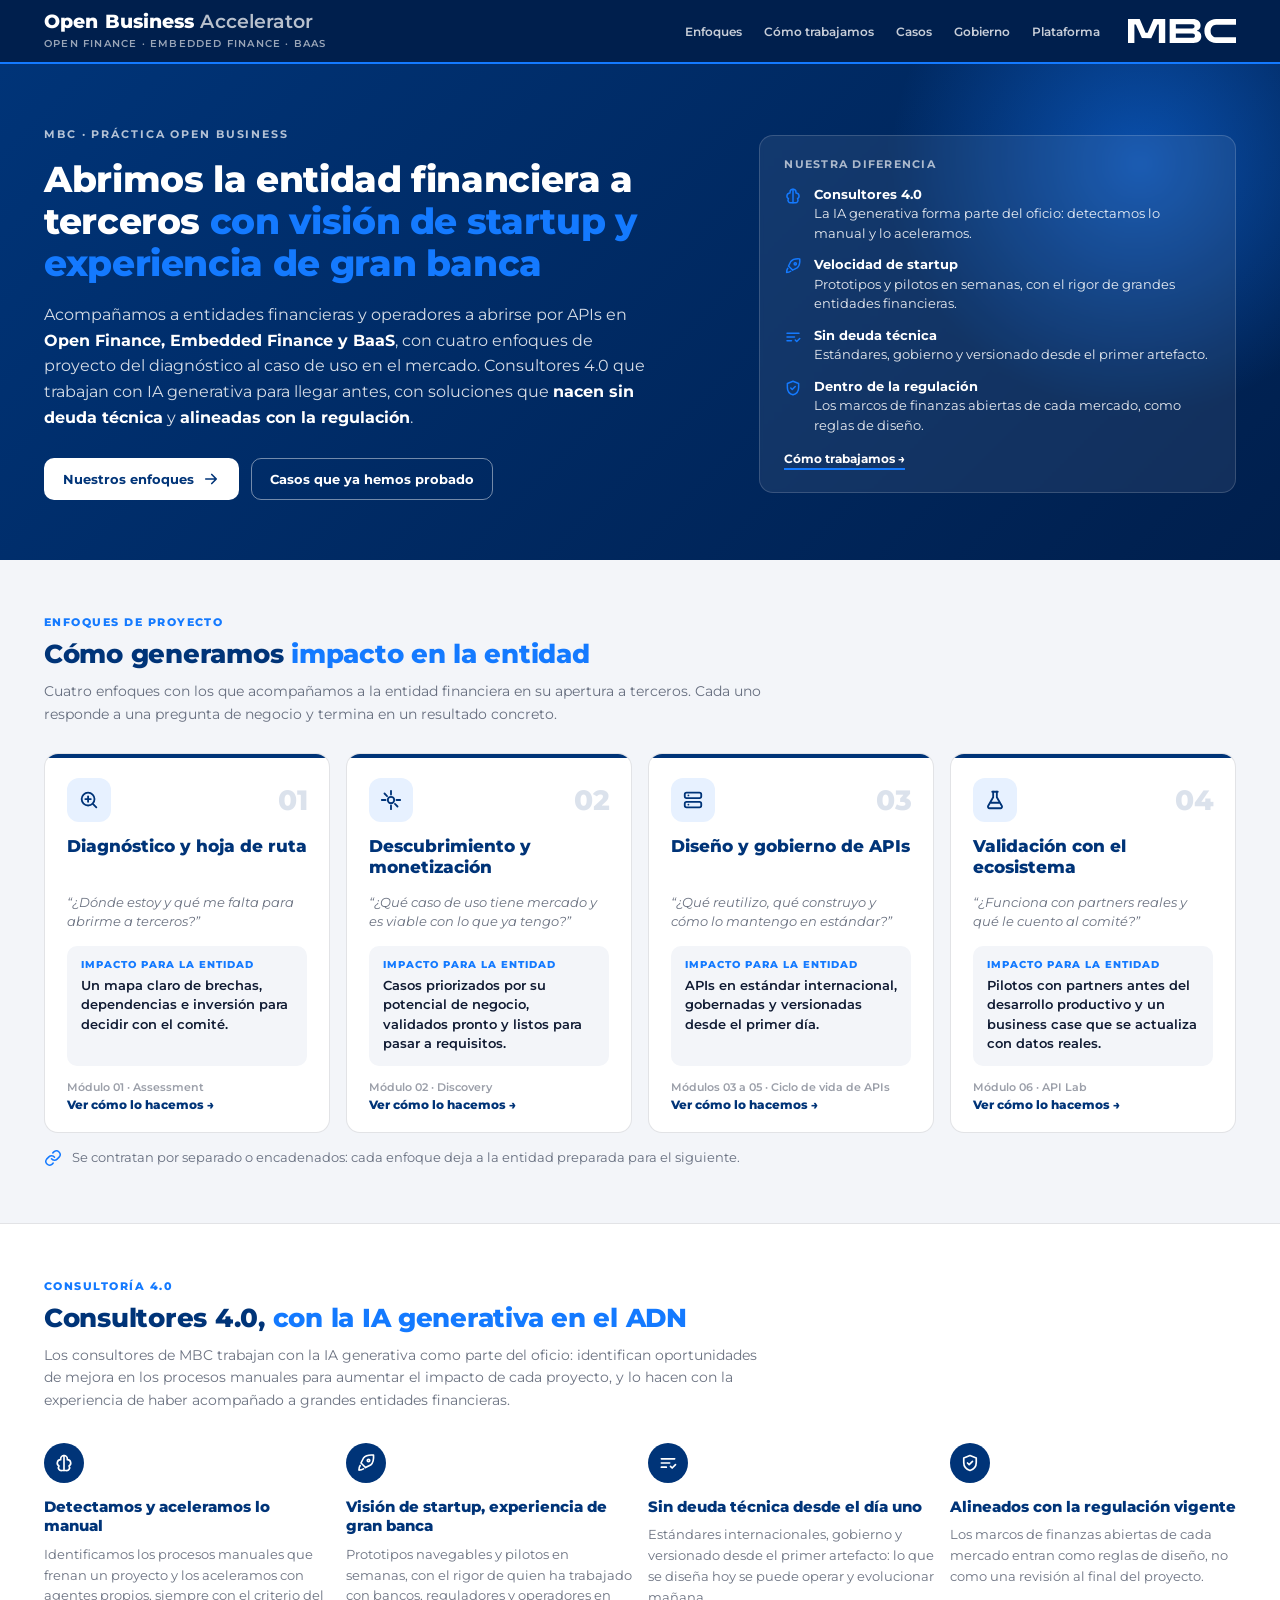
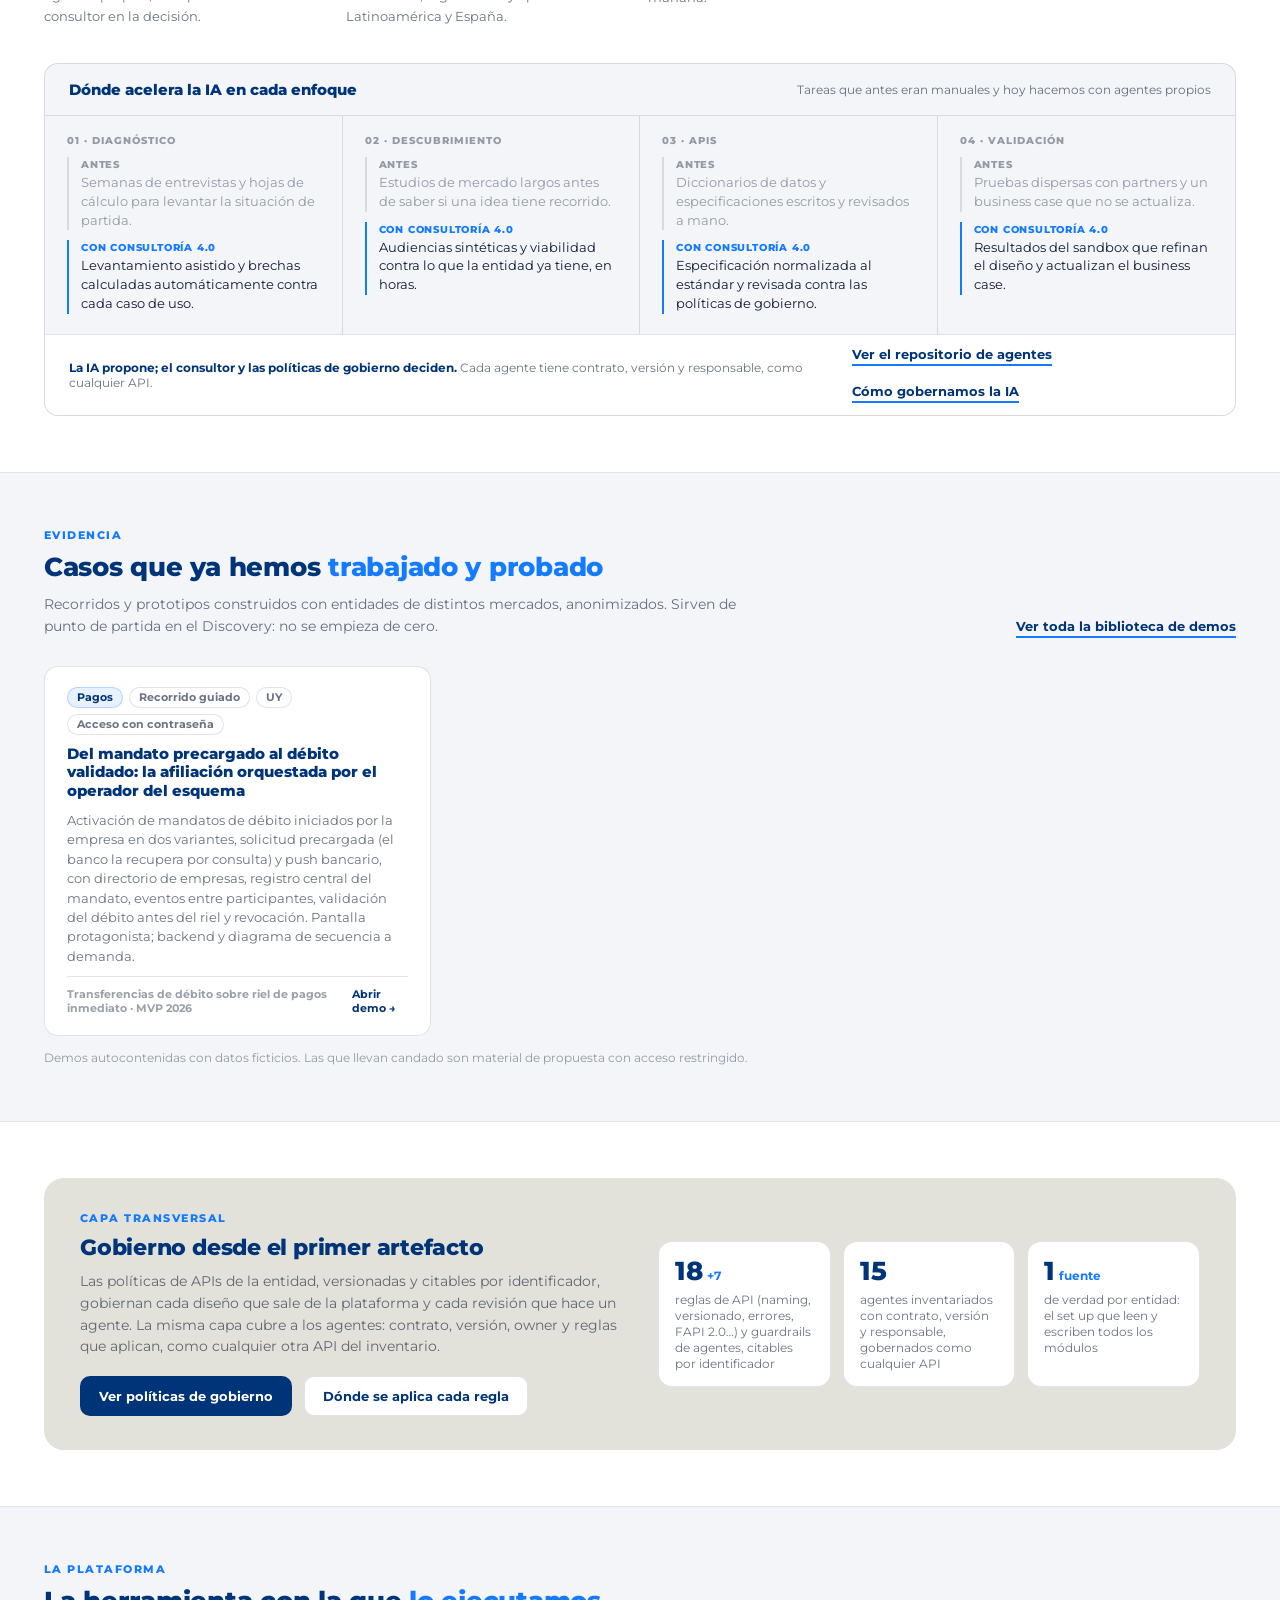
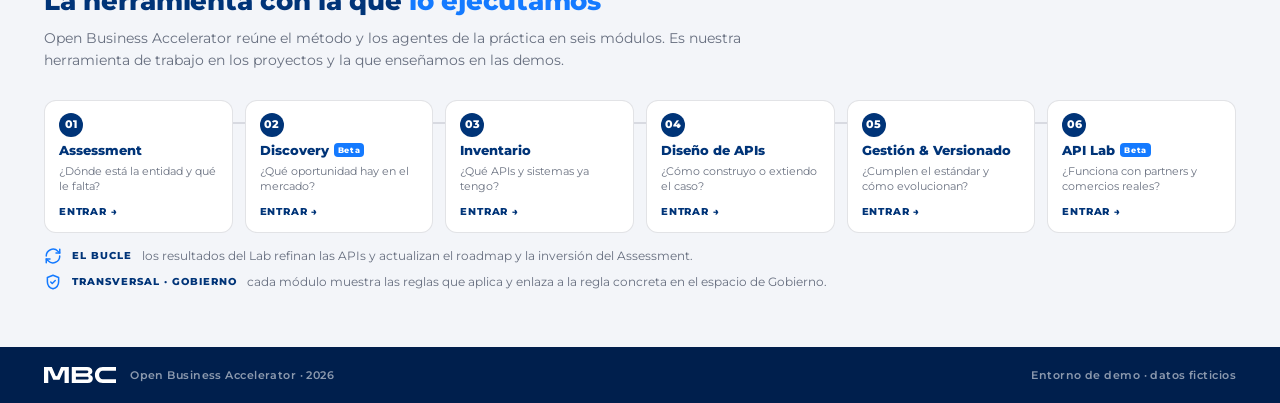
<file: index.html>
<!DOCTYPE html>
<html lang="es">
<head>
  <meta charset="UTF-8">
  <meta name="viewport" content="width=device-width, initial-scale=1.0">
  <title>Open Business Accelerator</title>
  <meta name="description" content="MBC · Práctica Open Business. Abrimos la entidad financiera a terceros por APIs con visión de startup y experiencia de gran banca: cuatro enfoques de proyecto en Open Finance, Embedded Finance y BaaS.">
  <link rel="icon" type="image/svg+xml" href="assets/favicon.svg">
  <link rel="alternate icon" type="image/png" href="assets/favicon.png">
  <link rel="preconnect" href="https://fonts.googleapis.com">
  <link href="https://fonts.googleapis.com/css2?family=Montserrat:wght@400;500;600;700;800&display=swap" rel="stylesheet">
  <link rel="stylesheet" href="assets/mbc-tokens.css">
  <!-- Open Graph: la tarjeta que pintan Teams/WhatsApp/LinkedIn al pegar el link -->
  <meta property="og:type" content="website">
  <meta property="og:site_name" content="Open Business Accelerator">
  <meta property="og:title" content="Open Business Accelerator">
  <meta property="og:description" content="Abrimos la entidad financiera a terceros por APIs, con visión de startup y experiencia de gran banca. Open Finance, Embedded Finance y BaaS.">
  <meta property="og:url" content="https://jlemaclg.github.io/Open-Business-Tool/">
  <meta property="og:image" content="https://jlemaclg.github.io/Open-Business-Tool/assets/og-card.png">
  <meta property="og:image:width" content="1200">
  <meta property="og:image:height" content="630">
  <meta property="og:locale" content="es_ES">
  <meta name="twitter:card" content="summary_large_image">
  <meta name="twitter:title" content="Open Business Accelerator">
  <meta name="twitter:description" content="Abrimos la entidad financiera a terceros por APIs, con visión de startup y experiencia de gran banca.">
  <meta name="twitter:image" content="https://jlemaclg.github.io/Open-Business-Tool/assets/og-card.png">
  <style>
    /* Portal comercial (F16). Todos los colores por tokens de assets/mbc-tokens.css (D12). */
    *, *::before, *::after { box-sizing: border-box; margin: 0; padding: 0; }
    html { scroll-behavior: smooth; }
    body { font-family: var(--sans); background: var(--bg); color: var(--text); min-height: 100vh; display: flex; flex-direction: column; -webkit-font-smoothing: antialiased; }
    a { text-decoration: none; color: inherit; }
    .wrap { max-width: var(--maxw); margin: 0 auto; padding: 0 24px; width: 100%; }
    svg.ic { width: 18px; height: 18px; flex: 0 0 auto; }

    @keyframes fadeUp { from { opacity: 0; transform: translateY(12px); } to { opacity: 1; transform: none; } }
    .anim { animation: fadeUp .55s ease both; }
    .anim-1 { animation-delay: .05s; } .anim-2 { animation-delay: .15s; } .anim-3 { animation-delay: .25s; }

    /* ── Cabecera ── */
    header.top {
      background: var(--mbc-navy-deep); border-bottom: 2px solid var(--mbc-electric);
      position: sticky; top: 0; z-index: 100;
    }
    header.top .wrap { display: flex; align-items: center; justify-content: space-between; gap: 20px; height: 62px; }
    .brand { display: flex; flex-direction: column; }
    .brand .logo { font-weight: 800; font-size: 19px; color: var(--mbc-white); letter-spacing: .1px; line-height: 1.1; }
    .brand .logo span { font-weight: 600; color: rgba(255,255,255,.72); }
    .brand .tag { font-size: 10px; font-weight: 600; letter-spacing: .12em; text-transform: uppercase; color: rgba(255,255,255,.6); margin-top: 4px; }
    .topnav { display: flex; align-items: center; gap: 22px; }
    .topnav a { font-size: 12px; font-weight: 600; color: rgba(255,255,255,.78); }
    .topnav a:hover { color: var(--mbc-white); }
    .topnav .mbc-logo { height: 24px; margin-left: 6px; }

    /* ── Hero ── */
    .hero { background: linear-gradient(135deg, var(--mbc-navy) 0%, var(--mbc-navy-deep) 100%); color: var(--mbc-white); position: relative; overflow: hidden; }
    .hero::after { content: ""; position: absolute; right: -120px; top: -160px; width: 520px; height: 520px; border-radius: 50%; background: radial-gradient(circle, rgba(20,122,255,.5), transparent 68%); pointer-events: none; }
    .hero .wrap { position: relative; z-index: 1; padding-top: 64px; padding-bottom: 60px; display: grid; grid-template-columns: minmax(0, 7fr) minmax(0, 5fr); gap: 48px; align-items: center; }
    .hero-label { font-size: 10.5px; font-weight: 700; letter-spacing: .18em; text-transform: uppercase; color: rgba(255,255,255,.7); margin-bottom: 18px; }
    .hero h1 { font-size: 36px; font-weight: 800; line-height: 1.16; letter-spacing: -.01em; margin-bottom: 18px; }
    .hero h1 .hl { color: var(--mbc-electric); }
    .hero p { font-size: 15.5px; line-height: 1.65; color: rgba(255,255,255,.84); max-width: 620px; margin-bottom: 28px; }
    .hero p strong { color: var(--mbc-white); font-weight: 700; }
    .cta-row { display: flex; gap: 12px; flex-wrap: wrap; }
    .btn { display: inline-flex; align-items: center; gap: 8px; font-size: 13px; font-weight: 700; padding: 11px 18px; border-radius: var(--radius-sm); border: 1.5px solid transparent; cursor: pointer; transition: .15s; }
    .btn-white { background: var(--mbc-white); color: var(--mbc-navy); }
    .btn-white:hover { background: var(--mbc-electric-soft); }
    .btn-outline { background: transparent; color: var(--mbc-white); border-color: rgba(255,255,255,.45); }
    .btn-outline:hover { border-color: var(--mbc-white); background: rgba(255,255,255,.08); }
    .btn-primary { background: var(--mbc-navy); color: var(--mbc-white); }
    .btn-primary:hover { background: var(--mbc-navy-deep); }
    .btn-ghost { background: var(--panel); color: var(--mbc-navy); border-color: var(--line); }
    .btn-ghost:hover { border-color: var(--mbc-electric); background: var(--mbc-electric-soft); }

    /* Panel del hero: qué se lleva el cliente */
    .hero-panel { background: rgba(255,255,255,.07); border: 1px solid rgba(255,255,255,.16); border-radius: var(--radius); padding: 22px 24px; backdrop-filter: blur(2px); }
    .hero-panel .lbl { font-size: 10.5px; font-weight: 700; letter-spacing: .12em; text-transform: uppercase; color: rgba(255,255,255,.65); margin-bottom: 14px; }
    .hero-panel ul { list-style: none; display: grid; gap: 12px; }
    .hero-panel li { display: flex; gap: 12px; align-items: flex-start; font-size: 13px; line-height: 1.5; color: rgba(255,255,255,.9); }
    .hero-panel li b { display: block; font-weight: 700; color: var(--mbc-white); }
    .hero-panel .ic { color: var(--mbc-electric); margin-top: 2px; }
    .panel-link { display: inline-block; margin-top: 16px; font-size: 12px; font-weight: 700; color: var(--mbc-white); border-bottom: 2px solid var(--mbc-electric); padding-bottom: 2px; }
    .panel-link:hover { color: var(--mbc-electric-soft); }

    /* ── Secciones ── */
    section { padding: 56px 0; }
    section.alt { background: var(--panel); border-top: 1px solid var(--line); border-bottom: 1px solid var(--line); }
    .sec-head { display: flex; align-items: flex-end; justify-content: space-between; gap: 24px; margin-bottom: 28px; }
    .kicker { font-size: 10.5px; font-weight: 800; letter-spacing: .14em; text-transform: uppercase; color: var(--mbc-electric); margin-bottom: 10px; }
    h2 { font-size: 26px; font-weight: 800; color: var(--mbc-navy); line-height: 1.2; letter-spacing: -.01em; }
    h2 .hl { color: var(--mbc-electric); }
    .lead { font-size: 14px; line-height: 1.6; color: var(--text-dim); max-width: 720px; margin-top: 10px; }
    .sec-link { font-size: 12.5px; font-weight: 700; color: var(--mbc-navy); white-space: nowrap; border-bottom: 2px solid var(--mbc-electric); padding-bottom: 2px; }
    .sec-link:hover { color: var(--mbc-electric); }

    /* Enfoques de proyecto */
    .enfoques { display: grid; grid-template-columns: repeat(4, minmax(0, 1fr)); gap: 16px; counter-reset: enf; }
    .enfoque { background: var(--panel); border: 1px solid var(--line); border-radius: var(--radius); padding: 24px 22px 20px; display: flex; flex-direction: column; gap: 14px; position: relative; overflow: hidden; transition: .2s; }
    .enfoque::before { content: ""; position: absolute; left: 0; right: 0; top: 0; height: 4px; background: var(--mbc-navy); }
    .enfoque:hover { border-color: var(--mbc-electric); box-shadow: var(--shadow); transform: translateY(-2px); }
    .enfoque:hover::before { background: var(--mbc-electric); }
    .enfoque .top { display: flex; align-items: center; justify-content: space-between; }
    .enfoque .icon { width: 44px; height: 44px; border-radius: 12px; background: var(--mbc-electric-soft); color: var(--mbc-navy); display: flex; align-items: center; justify-content: center; }
    .enfoque .icon svg { width: 22px; height: 22px; }
    .enfoque .n { font-size: 28px; font-weight: 800; color: rgba(0,52,120,.14); line-height: 1; letter-spacing: -.02em; }
    .enfoque h3 { font-size: 17px; font-weight: 800; color: var(--mbc-navy); line-height: 1.25; min-height: 2.5em; }
    .enfoque .q { font-size: 13px; line-height: 1.5; color: var(--text-dim); font-style: italic; min-height: 3em; }
    .enfoque .impacto { background: var(--bg); border-radius: 10px; padding: 12px 14px; }
    .enfoque .impacto .lbl { font-size: 10px; font-weight: 800; letter-spacing: .1em; text-transform: uppercase; color: var(--mbc-electric); margin-bottom: 5px; }
    .enfoque .impacto p { font-size: 13px; line-height: 1.5; color: var(--text); font-weight: 600; min-height: 6em; }
    .enfoque .go { margin-top: auto; font-size: 12px; font-weight: 800; color: var(--mbc-navy); display: flex; flex-direction: column; gap: 3px; }
    .enfoque .go span { font-size: 11px; font-weight: 600; color: var(--text-faint); white-space: nowrap; overflow: hidden; text-overflow: ellipsis; }
    .enfoque:hover .go { color: var(--mbc-electric); }
    .encadena { margin-top: 16px; display: flex; align-items: center; gap: 10px; font-size: 12.5px; color: var(--text-dim); }
    .encadena .ic { color: var(--mbc-electric); }

    /* Consultoría 4.0 */
    .pilares { display: grid; grid-template-columns: repeat(4, minmax(0, 1fr)); gap: 16px; margin-bottom: 36px; }
    .pilar { padding: 4px 0 0; }
    .pilar .icon { width: 40px; height: 40px; border-radius: 50%; background: var(--mbc-navy); color: var(--mbc-white); display: flex; align-items: center; justify-content: center; margin-bottom: 14px; }
    .pilar .icon svg { width: 20px; height: 20px; }
    .pilar h3 { font-size: 15px; font-weight: 800; color: var(--mbc-navy); line-height: 1.3; margin-bottom: 8px; }
    .pilar p { font-size: 13px; line-height: 1.6; color: var(--text-dim); }
    .acelera { background: var(--bg); border: 1px solid var(--line); border-radius: var(--radius); overflow: hidden; }
    .acelera-head { display: flex; justify-content: space-between; align-items: center; gap: 16px; padding: 16px 24px; border-bottom: 1px solid var(--line); }
    .acelera-head h3 { font-size: 15px; font-weight: 800; color: var(--mbc-navy); }
    .acelera-head p { font-size: 12px; color: var(--text-dim); }
    .acelera-grid { display: grid; grid-template-columns: repeat(4, minmax(0, 1fr)); }
    .acol { padding: 18px 22px 20px; border-right: 1px solid var(--line); display: flex; flex-direction: column; gap: 10px; }
    .acol:last-child { border-right: none; }
    .acol .et { font-size: 10px; font-weight: 800; letter-spacing: .1em; text-transform: uppercase; color: var(--text-faint); }
    .acol .antes { font-size: 12.5px; line-height: 1.5; color: var(--text-faint); padding-left: 12px; border-left: 2px solid var(--line); }
    .acol .antes b, .acol .con b { display: block; font-size: 10px; font-weight: 800; letter-spacing: .08em; text-transform: uppercase; margin-bottom: 2px; }
    .acol .con { font-size: 12.5px; line-height: 1.5; color: var(--text); padding-left: 12px; border-left: 2px solid var(--mbc-electric); }
    .acol .con b { color: var(--mbc-electric); }
    .acelera-foot { padding: 12px 24px; border-top: 1px solid var(--line); background: var(--panel); display: flex; justify-content: space-between; align-items: center; gap: 16px; font-size: 12px; color: var(--text-dim); }
    .acelera-foot b { color: var(--mbc-navy); }

    /* Casos probados */
    .casos { display: grid; grid-template-columns: repeat(3, minmax(0, 1fr)); gap: 16px; }
    .caso { background: var(--panel); border: 1px solid var(--line); border-radius: var(--radius); padding: 20px 22px; display: flex; flex-direction: column; gap: 10px; transition: .2s; }
    a.caso:hover { border-color: var(--mbc-electric); box-shadow: var(--shadow); transform: translateY(-2px); }
    .caso .meta { display: flex; gap: 6px; flex-wrap: wrap; }
    .chip { font-size: 10.5px; font-weight: 700; color: var(--mbc-navy); background: var(--mbc-electric-soft); border: 1px solid rgba(20,122,255,.25); border-radius: var(--pill); padding: 3px 9px; }
    .chip.neutral { background: var(--panel); border-color: var(--line); color: var(--text-dim); }
    .caso h3 { font-size: 14.5px; font-weight: 800; color: var(--mbc-navy); line-height: 1.3; }
    .caso p { font-size: 12.5px; line-height: 1.55; color: var(--text-dim); }
    .caso .foot { margin-top: auto; padding-top: 10px; border-top: 1px solid var(--line); display: flex; justify-content: space-between; align-items: center; font-size: 11px; font-weight: 700; color: var(--text-faint); }
    .caso .foot b { color: var(--mbc-navy); }
    a.caso:hover .foot b { color: var(--mbc-electric); }
    .nota { margin-top: 14px; font-size: 12px; color: var(--text-faint); }

    /* Gobierno */
    .gob { background: var(--mbc-ceramic); border-radius: var(--radius-lg); padding: 34px 36px; display: grid; grid-template-columns: minmax(0, 6fr) minmax(0, 6fr); gap: 36px; align-items: center; }
    .gob h2 { font-size: 22px; }
    .gob p { font-size: 13.5px; line-height: 1.6; color: var(--text-dim); margin: 10px 0 18px; }
    .stats { display: grid; grid-template-columns: repeat(3, minmax(0, 1fr)); gap: 12px; }
    .stat { background: var(--panel); border: 1px solid var(--line); border-radius: var(--radius); padding: 16px 16px 14px; }
    .stat .v { font-size: 26px; font-weight: 800; color: var(--mbc-navy); line-height: 1; }
    .stat .v small { font-size: 12px; font-weight: 700; color: var(--mbc-electric); margin-left: 4px; }
    .stat .l { font-size: 11.5px; line-height: 1.4; color: var(--text-dim); margin-top: 8px; }

    /* Recorrido 01–06 */
    .ruta { display: grid; grid-template-columns: repeat(6, minmax(0, 1fr)); gap: 12px; position: relative; }
    .ruta::before { content: ""; position: absolute; left: 8%; right: 8%; top: 22px; height: 2px; background: var(--line); }
    .paso { position: relative; background: var(--panel); border: 1px solid var(--line); border-radius: 12px; padding: 12px 14px 14px; display: flex; flex-direction: column; gap: 6px; transition: .2s; }
    .paso:hover { border-color: var(--mbc-electric); background: var(--mbc-electric-soft); }
    .paso .n { width: 24px; height: 24px; border-radius: 50%; background: var(--mbc-navy); color: var(--mbc-white); font-size: 10.5px; font-weight: 800; display: flex; align-items: center; justify-content: center; }
    .paso b { font-size: 12.5px; font-weight: 800; color: var(--mbc-navy); }
    .paso b i { font-style: normal; font-size: 8px; font-weight: 800; letter-spacing: .08em; background: var(--mbc-electric); color: var(--mbc-white); border-radius: 4px; padding: 2px 4px; margin-left: 5px; vertical-align: 2px; }
    .paso small { font-size: 11px; line-height: 1.4; color: var(--text-dim); }
    .paso .go { font-size: 10px; font-weight: 800; letter-spacing: .08em; text-transform: uppercase; color: var(--mbc-navy); margin-top: auto; padding-top: 4px; }
    .bucle { margin-top: 14px; display: flex; align-items: center; gap: 10px; font-size: 12px; color: var(--text-dim); }
    .bucle b { font-size: 10px; font-weight: 800; letter-spacing: .1em; text-transform: uppercase; color: var(--mbc-navy); }
    .bucle .ic { color: var(--mbc-electric); }

    footer { background: var(--mbc-navy-deep); color: rgba(255,255,255,.55); margin-top: auto; }
    footer .wrap { display: flex; align-items: center; justify-content: space-between; gap: 16px; height: 56px; font-size: 11px; font-weight: 600; letter-spacing: .04em; }
    footer .left { display: flex; align-items: center; gap: 14px; }
    footer .mbc-logo { height: 16px; }

    @media (max-width: 1000px) {
      .hero .wrap { grid-template-columns: 1fr; padding-top: 44px; padding-bottom: 44px; }
      .hero h1 { font-size: 32px; }
      .enfoques, .pilares, .casos, .acelera-grid { grid-template-columns: repeat(2, minmax(0, 1fr)); }
      .acol:nth-child(2) { border-right: none; }
      .acol:nth-child(-n+2) { border-bottom: 1px solid var(--line); }
      .gob { grid-template-columns: 1fr; }
      .ruta { grid-template-columns: repeat(3, minmax(0, 1fr)); }
      .ruta::before { display: none; }
    }
    @media (max-width: 640px) {
      .wrap { padding: 0 16px; }
      header.top .wrap { height: 54px; }
      .brand .logo { font-size: 16px; white-space: nowrap; }
      .brand .tag { display: none; }
      .topnav a { display: none; }
      .topnav .mbc-logo { height: 20px; }
      .hero h1 { font-size: 27px; }
      .enfoques, .pilares, .casos, .stats, .ruta, .acelera-grid { grid-template-columns: 1fr; }
      .enfoque h3, .enfoque .q, .enfoque .impacto p { min-height: 0; }
      .acol { border-right: none; border-bottom: 1px solid var(--line); }
      .acelera-head, .acelera-foot { flex-direction: column; align-items: flex-start; }
      .sec-head { flex-direction: column; align-items: flex-start; }
      section { padding: 40px 0; }
    }
  </style>
</head>
<body>

  <!-- CABECERA -->
  <header class="top">
    <div class="wrap">
      <a class="brand" href="index.html">
        <div class="logo">Open Business <span>Accelerator</span></div>
        <div class="tag">Open Finance · Embedded Finance · BaaS</div>
      </a>
      <nav class="topnav" aria-label="Secciones del portal">
        <a href="#enfoques">Enfoques</a>
        <a href="#como-trabajamos">Cómo trabajamos</a>
        <a href="#casos">Casos</a>
        <a href="#gobierno">Gobierno</a>
        <a href="#plataforma">Plataforma</a>
        <svg class="mbc-logo" viewBox="0 0 3860.17 856.07" xmlns="http://www.w3.org/2000/svg" fill="currentColor" role="img" aria-label="MBC"><path d="M418.06 0 626.07 488.07 701.67 492.29 910.14 0 1328.21 0 1328.21 856.07 1100.17 856.07 1100.17 192.01 1048.6 192.48 830.28 684.35 496.03 682.1 280.46 194.49 228.04 192.01 228.04 856.07 0 856.07 0 0 418.06 0Z"/><path d="M3139.84 201 3860.17 201 3860.17 0 3148.64 0C3148.13 0 3147.62 0.01 3147.11 0.02 2906.1 1.66 2724.88 176.94 2724.88 428.03 2724.88 679.12 2905.48 852.72 3144.73 856.01 3145.07 856.01 3145.42 856.02 3145.76 856.03 3145.9 856.03 3146.05 856.03 3146.19 856.03 3147 856.04 3147.81 856.06 3148.63 856.06L3860.16 856.06 3860.16 655.06 3141.03 655.06C3033.15 651.52 2947.27 567.26 2947.27 428.02 2947.27 288.78 3029.79 204.6 3139.84 200.98Z"/><path d="M1485.95 0 2304.74 0C2482.07 0 2588.46 94.17 2588.46 231.14 2588.46 311.86 2550.55 384.01 2463.72 407.24L2463.72 426.81C2560.33 441.49 2614.14 508.75 2614.14 618.81 2614.14 765.56 2516.3 856.06 2334.08 856.06L1485.94 856.06 1485.94 0ZM2292.51 335.09C2345.1 335.09 2373.23 305.74 2373.23 259.27 2373.23 212.8 2345.1 183.45 2292.51 183.45L1706.08 183.45 1706.08 335.1 2292.51 335.1ZM2299.84 672.62C2357.32 672.62 2386.67 646.94 2386.67 595.57 2386.67 544.2 2357.32 518.52 2299.84 518.52L1706.08 518.52 1706.08 672.61 2299.84 672.61Z"/></svg>
      </nav>
    </div>
  </header>

  <!-- HERO -->
  <div class="hero">
    <div class="wrap">
      <div>
        <div class="hero-label anim anim-1">MBC · Práctica Open Business</div>
        <h1 class="anim anim-1">Abrimos la entidad financiera a terceros <span class="hl">con visión de startup y experiencia de gran banca</span></h1>
        <p class="anim anim-2">
          Acompañamos a entidades financieras y operadores a abrirse por APIs en <strong>Open Finance, Embedded Finance y BaaS</strong>,
          con cuatro enfoques de proyecto del diagnóstico al caso de uso en el mercado. Consultores 4.0 que trabajan
          con IA generativa para llegar antes, con soluciones que <strong>nacen sin deuda técnica</strong> y
          <strong>alineadas con la regulación</strong>.
        </p>
        <div class="cta-row anim anim-2">
          <a class="btn btn-white" href="#enfoques">Nuestros enfoques
            <svg class="ic" viewBox="0 0 24 24" fill="none" stroke="currentColor" stroke-width="2.2" stroke-linecap="round" stroke-linejoin="round"><path d="M5 12h14M13 6l6 6-6 6"/></svg></a>
          <a class="btn btn-outline" href="#casos">Casos que ya hemos probado</a>
        </div>
      </div>
      <aside class="hero-panel anim anim-3" aria-label="Nuestra diferencia">
        <div class="lbl">Nuestra diferencia</div>
        <ul>
          <li><svg class="ic" viewBox="0 0 24 24" fill="none" stroke="currentColor" stroke-width="2" stroke-linecap="round" stroke-linejoin="round"><path d="M12 3a4 4 0 0 0-4 4v1a4 4 0 0 0-2 7.5A3.5 3.5 0 0 0 9.5 21H12V3z"/><path d="M12 3a4 4 0 0 1 4 4v1a4 4 0 0 1 2 7.5 3.5 3.5 0 0 1-3.5 5.5H12"/></svg><div><b>Consultores 4.0</b>La IA generativa forma parte del oficio: detectamos lo manual y lo aceleramos.</div></li>
          <li><svg class="ic" viewBox="0 0 24 24" fill="none" stroke="currentColor" stroke-width="2" stroke-linecap="round" stroke-linejoin="round"><path d="M5 15c-1 1.5-1.5 4-1.5 5.5C5 20.5 7.5 20 9 19"/><path d="M9 15 6 12l3-6c2.5-3 6.5-4 12-3.5.5 5.5-.5 9.5-3.5 12l-6 3z"/><circle cx="15" cy="9" r="1.5"/></svg><div><b>Velocidad de startup</b>Prototipos y pilotos en semanas, con el rigor de grandes entidades financieras.</div></li>
          <li><svg class="ic" viewBox="0 0 24 24" fill="none" stroke="currentColor" stroke-width="2" stroke-linecap="round" stroke-linejoin="round"><path d="M4 7h16M4 12h10M4 17h6"/><path d="m15 16 2 2 4-4"/></svg><div><b>Sin deuda técnica</b>Estándares, gobierno y versionado desde el primer artefacto.</div></li>
          <li><svg class="ic" viewBox="0 0 24 24" fill="none" stroke="currentColor" stroke-width="2" stroke-linecap="round" stroke-linejoin="round"><path d="M12 3 4.5 6v5.5c0 4.6 3.2 8.2 7.5 9.5 4.3-1.3 7.5-4.9 7.5-9.5V6L12 3z"/><path d="m9 12 2 2 4-4"/></svg><div><b>Dentro de la regulación</b>Los marcos de finanzas abiertas de cada mercado, como reglas de diseño.</div></li>
        </ul>
        <a class="panel-link" href="#como-trabajamos">Cómo trabajamos →</a>
      </aside>
    </div>
  </div>

  <!-- ENFOQUES DE PROYECTO -->
  <section id="enfoques">
    <div class="wrap">
      <div class="sec-head">
        <div>
          <div class="kicker">Enfoques de proyecto</div>
          <h2>Cómo generamos <span class="hl">impacto en la entidad</span></h2>
          <p class="lead">Cuatro enfoques con los que acompañamos a la entidad financiera en su apertura a terceros. Cada uno responde a una pregunta de negocio y termina en un resultado concreto.</p>
        </div>
      </div>
      <div class="enfoques">
        <a class="enfoque" href="stages/1-discovery/assessment/index.html">
          <div class="top"><div class="icon"><svg viewBox="0 0 24 24" fill="none" stroke="currentColor" stroke-width="2" stroke-linecap="round" stroke-linejoin="round"><circle cx="11" cy="11" r="7"/><path d="m20 20-3.5-3.5"/><path d="M8 11h6M11 8v6"/></svg></div><span class="n">01</span></div>
          <h3>Diagnóstico y hoja de ruta</h3>
          <div class="q">“¿Dónde estoy y qué me falta para abrirme a terceros?”</div>
          <div class="impacto"><div class="lbl">Impacto para la entidad</div><p>Un mapa claro de brechas, dependencias e inversión para decidir con el comité.</p></div>
          <div class="go"><span>Módulo 01 · Assessment</span>Ver cómo lo hacemos →</div>
        </a>
        <a class="enfoque" href="stages/1-discovery/market-discovery/index.html">
          <div class="top"><div class="icon"><svg viewBox="0 0 24 24" fill="none" stroke="currentColor" stroke-width="2" stroke-linecap="round" stroke-linejoin="round"><path d="M12 2v4M12 18v4M4.9 4.9l2.8 2.8M16.3 16.3l2.8 2.8M2 12h4M18 12h4"/><circle cx="12" cy="12" r="3.5"/></svg></div><span class="n">02</span></div>
          <h3>Descubrimiento y monetización</h3>
          <div class="q">“¿Qué caso de uso tiene mercado y es viable con lo que ya tengo?”</div>
          <div class="impacto"><div class="lbl">Impacto para la entidad</div><p>Casos priorizados por su potencial de negocio, validados pronto y listos para pasar a requisitos.</p></div>
          <div class="go"><span>Módulo 02 · Discovery</span>Ver cómo lo hacemos →</div>
        </a>
        <a class="enfoque" href="stages/2-api-design/api-inventory.html">
          <div class="top"><div class="icon"><svg viewBox="0 0 24 24" fill="none" stroke="currentColor" stroke-width="2" stroke-linecap="round" stroke-linejoin="round"><rect x="3" y="4" width="18" height="6" rx="2"/><rect x="3" y="14" width="18" height="6" rx="2"/><path d="M7 7h.01M7 17h.01"/></svg></div><span class="n">03</span></div>
          <h3>Diseño y gobierno de APIs</h3>
          <div class="q">“¿Qué reutilizo, qué construyo y cómo lo mantengo en estándar?”</div>
          <div class="impacto"><div class="lbl">Impacto para la entidad</div><p>APIs en estándar internacional, gobernadas y versionadas desde el primer día.</p></div>
          <div class="go"><span>Módulos 03 a 05 · Ciclo de vida de APIs</span>Ver cómo lo hacemos →</div>
        </a>
        <a class="enfoque" href="stages/3-api-lab/index.html">
          <div class="top"><div class="icon"><svg viewBox="0 0 24 24" fill="none" stroke="currentColor" stroke-width="2" stroke-linecap="round" stroke-linejoin="round"><path d="M9 3h6"/><path d="M10 3v6L4.5 18.5A1.7 1.7 0 0 0 6 21h12a1.7 1.7 0 0 0 1.5-2.5L14 9V3"/><path d="M7.5 15h9"/></svg></div><span class="n">04</span></div>
          <h3>Validación con el ecosistema</h3>
          <div class="q">“¿Funciona con partners reales y qué le cuento al comité?”</div>
          <div class="impacto"><div class="lbl">Impacto para la entidad</div><p>Pilotos con partners antes del desarrollo productivo y un business case que se actualiza con datos reales.</p></div>
          <div class="go"><span>Módulo 06 · API Lab</span>Ver cómo lo hacemos →</div>
        </a>
      </div>
      <div class="encadena">
        <svg class="ic" viewBox="0 0 24 24" fill="none" stroke="currentColor" stroke-width="2" stroke-linecap="round" stroke-linejoin="round"><path d="M10 13a5 5 0 0 0 7.5.5l3-3a5 5 0 0 0-7-7l-1.7 1.7"/><path d="M14 11a5 5 0 0 0-7.5-.5l-3 3a5 5 0 0 0 7 7l1.7-1.7"/></svg>
        <span>Se contratan por separado o encadenados: cada enfoque deja a la entidad preparada para el siguiente.</span>
      </div>
    </div>
  </section>

  <!-- CÓMO TRABAJAMOS · CONSULTORÍA 4.0 -->
  <section id="como-trabajamos" class="alt">
    <div class="wrap">
      <div class="sec-head">
        <div>
          <div class="kicker">Consultoría 4.0</div>
          <h2>Consultores 4.0, <span class="hl">con la IA generativa en el ADN</span></h2>
          <p class="lead">Los consultores de MBC trabajan con la IA generativa como parte del oficio: identifican oportunidades de mejora en los procesos manuales para aumentar el impacto de cada proyecto, y lo hacen con la experiencia de haber acompañado a grandes entidades financieras.</p>
        </div>
      </div>
      <div class="pilares">
        <div class="pilar"><div class="icon"><svg viewBox="0 0 24 24" fill="none" stroke="currentColor" stroke-width="2" stroke-linecap="round" stroke-linejoin="round"><path d="M12 3a4 4 0 0 0-4 4v1a4 4 0 0 0-2 7.5A3.5 3.5 0 0 0 9.5 21H12V3z"/><path d="M12 3a4 4 0 0 1 4 4v1a4 4 0 0 1 2 7.5 3.5 3.5 0 0 1-3.5 5.5H12"/></svg></div><h3>Detectamos y aceleramos lo manual</h3><p>Identificamos los procesos manuales que frenan un proyecto y los aceleramos con agentes propios, siempre con el criterio del consultor en la decisión.</p></div>
        <div class="pilar"><div class="icon"><svg viewBox="0 0 24 24" fill="none" stroke="currentColor" stroke-width="2" stroke-linecap="round" stroke-linejoin="round"><path d="M5 15c-1 1.5-1.5 4-1.5 5.5C5 20.5 7.5 20 9 19"/><path d="M9 15 6 12l3-6c2.5-3 6.5-4 12-3.5.5 5.5-.5 9.5-3.5 12l-6 3z"/><circle cx="15" cy="9" r="1.5"/></svg></div><h3>Visión de startup, experiencia de gran banca</h3><p>Prototipos navegables y pilotos en semanas, con el rigor de quien ha trabajado con bancos, reguladores y operadores en Latinoamérica y España.</p></div>
        <div class="pilar"><div class="icon"><svg viewBox="0 0 24 24" fill="none" stroke="currentColor" stroke-width="2" stroke-linecap="round" stroke-linejoin="round"><path d="M4 7h16M4 12h10M4 17h6"/><path d="m15 16 2 2 4-4"/></svg></div><h3>Sin deuda técnica desde el día uno</h3><p>Estándares internacionales, gobierno y versionado desde el primer artefacto: lo que se diseña hoy se puede operar y evolucionar mañana.</p></div>
        <div class="pilar"><div class="icon"><svg viewBox="0 0 24 24" fill="none" stroke="currentColor" stroke-width="2" stroke-linecap="round" stroke-linejoin="round"><path d="M12 3 4.5 6v5.5c0 4.6 3.2 8.2 7.5 9.5 4.3-1.3 7.5-4.9 7.5-9.5V6L12 3z"/><path d="m9 12 2 2 4-4"/></svg></div><h3>Alineados con la regulación vigente</h3><p>Los marcos de finanzas abiertas de cada mercado entran como reglas de diseño, no como una revisión al final del proyecto.</p></div>
      </div>
      <div class="acelera">
        <div class="acelera-head">
          <h3>Dónde acelera la IA en cada enfoque</h3>
          <p>Tareas que antes eran manuales y hoy hacemos con agentes propios</p>
        </div>
        <div class="acelera-grid">
          <div class="acol"><div class="et">01 · Diagnóstico</div><div class="antes"><b>Antes</b>Semanas de entrevistas y hojas de cálculo para levantar la situación de partida.</div><div class="con"><b>Con consultoría 4.0</b>Levantamiento asistido y brechas calculadas automáticamente contra cada caso de uso.</div></div>
          <div class="acol"><div class="et">02 · Descubrimiento</div><div class="antes"><b>Antes</b>Estudios de mercado largos antes de saber si una idea tiene recorrido.</div><div class="con"><b>Con consultoría 4.0</b>Audiencias sintéticas y viabilidad contra lo que la entidad ya tiene, en horas.</div></div>
          <div class="acol"><div class="et">03 · APIs</div><div class="antes"><b>Antes</b>Diccionarios de datos y especificaciones escritos y revisados a mano.</div><div class="con"><b>Con consultoría 4.0</b>Especificación normalizada al estándar y revisada contra las políticas de gobierno.</div></div>
          <div class="acol"><div class="et">04 · Validación</div><div class="antes"><b>Antes</b>Pruebas dispersas con partners y un business case que no se actualiza.</div><div class="con"><b>Con consultoría 4.0</b>Resultados del sandbox que refinan el diseño y actualizan el business case.</div></div>
        </div>
        <div class="acelera-foot">
          <span><b>La IA propone; el consultor y las políticas de gobierno deciden.</b> Cada agente tiene contrato, versión y responsable, como cualquier API.</span>
          <span style="display:flex;gap:18px;flex-wrap:wrap"><a class="sec-link" href="stages/agentes/index.html">Ver el repositorio de agentes</a><a class="sec-link" href="stages/2-api-design/governance-policies.html#agentes">Cómo gobernamos la IA</a></span>
        </div>
      </div>
    </div>
  </section>

  <!-- CASOS QUE YA HEMOS PROBADO -->
  <section id="casos">
    <div class="wrap">
      <div class="sec-head">
        <div>
          <div class="kicker">Evidencia</div>
          <h2>Casos que ya hemos <span class="hl">trabajado y probado</span></h2>
          <p class="lead">Recorridos y prototipos construidos con entidades de distintos mercados, anonimizados. Sirven de punto de partida en el Discovery: no se empieza de cero.</p>
        </div>
        <a class="sec-link" id="casos-link" href="stages/1-discovery/market-discovery/index.html">Ver el catálogo en el Discovery</a>
      </div>
      <div class="casos" id="casos-grid">
        <!-- Se rellena desde demos/catalog.js si existe; si no, con el catálogo de referencia del Discovery -->
      </div>
      <div class="nota" id="casos-nota"></div>
    </div>
  </section>

  <!-- GOBIERNO -->
  <section id="gobierno" class="alt">
    <div class="wrap">
      <div class="gob">
        <div>
          <div class="kicker">Capa transversal</div>
          <h2>Gobierno desde el primer artefacto</h2>
          <p>Las políticas de APIs de la entidad, versionadas y citables por identificador, gobiernan cada diseño que sale de la plataforma y cada revisión que hace un agente. La misma capa cubre a los agentes: contrato, versión, owner y reglas que aplican, como cualquier otra API del inventario.</p>
          <div class="cta-row">
            <a class="btn btn-primary" href="stages/2-api-design/governance-policies.html">Ver políticas de gobierno</a>
            <a class="btn btn-ghost" href="stages/2-api-design/governance-policies.html#indice">Dónde se aplica cada regla</a>
          </div>
        </div>
        <div class="stats">
          <div class="stat"><div class="v">18<small>+7</small></div><div class="l">reglas de API (naming, versionado, errores, FAPI 2.0…) y guardrails de agentes, citables por identificador</div></div>
          <div class="stat"><div class="v">15</div><div class="l">agentes inventariados con contrato, versión y responsable, gobernados como cualquier API</div></div>
          <div class="stat"><div class="v">1<small>fuente</small></div><div class="l">de verdad por entidad: el set up que leen y escriben todos los módulos</div></div>
        </div>
      </div>
    </div>
  </section>

  <!-- PLATAFORMA · RECORRIDO 01–06 -->
  <section id="plataforma">
    <div class="wrap">
      <div class="sec-head">
        <div>
          <div class="kicker">La plataforma</div>
          <h2>La herramienta con la que <span class="hl">lo ejecutamos</span></h2>
          <p class="lead">Open Business Accelerator reúne el método y los agentes de la práctica en seis módulos. Es nuestra herramienta de trabajo en los proyectos y la que enseñamos en las demos.</p>
        </div>
      </div>
      <div class="ruta">
        <a class="paso" href="stages/1-discovery/assessment/index.html"><span class="n">01</span><b>Assessment</b><small>¿Dónde está la entidad y qué le falta?</small><span class="go">Entrar →</span></a>
        <a class="paso" href="stages/1-discovery/market-discovery/index.html"><span class="n">02</span><b>Discovery<i>Beta</i></b><small>¿Qué oportunidad hay en el mercado?</small><span class="go">Entrar →</span></a>
        <a class="paso" href="stages/2-api-design/api-inventory.html"><span class="n">03</span><b>Inventario</b><small>¿Qué APIs y sistemas ya tengo?</small><span class="go">Entrar →</span></a>
        <a class="paso" href="stages/2-api-design/api-designer.html"><span class="n">04</span><b>Diseño de APIs</b><small>¿Cómo construyo o extiendo el caso?</small><span class="go">Entrar →</span></a>
        <a class="paso" href="stages/2-api-design/enrichment.html"><span class="n">05</span><b>Gestión &amp; Versionado</b><small>¿Cumplen el estándar y cómo evolucionan?</small><span class="go">Entrar →</span></a>
        <a class="paso" href="stages/3-api-lab/index.html"><span class="n">06</span><b>API Lab<i>Beta</i></b><small>¿Funciona con partners y comercios reales?</small><span class="go">Entrar →</span></a>
      </div>
      <div class="bucle">
        <svg class="ic" viewBox="0 0 24 24" fill="none" stroke="currentColor" stroke-width="2" stroke-linecap="round" stroke-linejoin="round"><path d="M3 12a9 9 0 0 1 15.5-6.3L21 8"/><path d="M21 3v5h-5"/><path d="M21 12a9 9 0 0 1-15.5 6.3L3 16"/><path d="M3 21v-5h5"/></svg>
        <b>El bucle</b><span>los resultados del Lab refinan las APIs y actualizan el roadmap y la inversión del Assessment.</span>
      </div>
      <a class="bucle" href="stages/2-api-design/governance-policies.html#indice" style="margin-top:8px;text-decoration:none">
        <svg class="ic" viewBox="0 0 24 24" fill="none" stroke="currentColor" stroke-width="2" stroke-linecap="round" stroke-linejoin="round"><path d="M12 3 4.5 6v5.5c0 4.6 3.2 8.2 7.5 9.5 4.3-1.3 7.5-4.9 7.5-9.5V6L12 3z"/><path d="m9 12 2 2 4-4"/></svg>
        <b>Transversal · Gobierno</b><span>cada módulo muestra las reglas que aplica y enlaza a la regla concreta en el espacio de Gobierno.</span>
      </a>
    </div>
  </section>

  <!-- PIE -->
  <footer>
    <div class="wrap">
      <div class="left">
        <svg class="mbc-logo" viewBox="0 0 3860.17 856.07" xmlns="http://www.w3.org/2000/svg" fill="currentColor" role="img" aria-label="MBC"><path d="M418.06 0 626.07 488.07 701.67 492.29 910.14 0 1328.21 0 1328.21 856.07 1100.17 856.07 1100.17 192.01 1048.6 192.48 830.28 684.35 496.03 682.1 280.46 194.49 228.04 192.01 228.04 856.07 0 856.07 0 0 418.06 0Z"/><path d="M3139.84 201 3860.17 201 3860.17 0 3148.64 0C3148.13 0 3147.62 0.01 3147.11 0.02 2906.1 1.66 2724.88 176.94 2724.88 428.03 2724.88 679.12 2905.48 852.72 3144.73 856.01 3145.07 856.01 3145.42 856.02 3145.76 856.03 3145.9 856.03 3146.05 856.03 3146.19 856.03 3147 856.04 3147.81 856.06 3148.63 856.06L3860.16 856.06 3860.16 655.06 3141.03 655.06C3033.15 651.52 2947.27 567.26 2947.27 428.02 2947.27 288.78 3029.79 204.6 3139.84 200.98Z"/><path d="M1485.95 0 2304.74 0C2482.07 0 2588.46 94.17 2588.46 231.14 2588.46 311.86 2550.55 384.01 2463.72 407.24L2463.72 426.81C2560.33 441.49 2614.14 508.75 2614.14 618.81 2614.14 765.56 2516.3 856.06 2334.08 856.06L1485.94 856.06 1485.94 0ZM2292.51 335.09C2345.1 335.09 2373.23 305.74 2373.23 259.27 2373.23 212.8 2345.1 183.45 2292.51 183.45L1706.08 183.45 1706.08 335.1 2292.51 335.1ZM2299.84 672.62C2357.32 672.62 2386.67 646.94 2386.67 595.57 2386.67 544.2 2357.32 518.52 2299.84 518.52L1706.08 518.52 1706.08 672.61 2299.84 672.61Z"/></svg>
        <span>Open Business Accelerator · 2026</span>
      </div>
      <span>Entorno de demo · datos ficticios</span>
    </div>
  </footer>

  <!-- Casos probados: lee demos/catalog.js si la biblioteca existe (F17); si no, muestra el catálogo de referencia del Discovery -->
  <script>
    (function () {
      var grid = document.getElementById('casos-grid');
      var nota = document.getElementById('casos-nota');
      var link = document.getElementById('casos-link');
      var esc = function (s) { return String(s == null ? '' : s).replace(/&/g, '&amp;').replace(/</g, '&lt;').replace(/"/g, '&quot;'); };

      var TIPO = { 'recorrido-guiado': 'Recorrido guiado', 'walkthrough-portal': 'Walkthrough de portal', 'prototipo-producto': 'Prototipo de producto' };

      function desdeCatalogo(cat) {
        var pub = cat.filter(function (d) { return d.estado === 'publicada' || d.estado === 'revision'; }).slice(0, 3);
        if (!pub.length) return false;
        grid.innerHTML = pub.map(function (d) {
          var prot = d.acceso === 'protegida';
          return '<a class="caso" href="demos/' + esc(d.ruta) + '">'
            + '<div class="meta"><span class="chip">' + esc(d.dominio) + '</span><span class="chip neutral">' + esc(TIPO[d.tipo] || d.tipo) + '</span>'
            + (d.geografia ? '<span class="chip neutral">' + esc(d.geografia) + '</span>' : '')
            + (prot ? '<span class="chip neutral">Acceso con contraseña</span>' : '') + '</div>'
            + '<h3>' + esc(d.titulo) + '</h3><p>' + esc(d.resumen) + '</p>'
            + '<div class="foot"><span>' + esc(d.marco || '') + '</span><b>Abrir demo →</b></div></a>';
        }).join('');
        link.href = 'demos/index.html'; link.textContent = 'Ver toda la biblioteca de demos';
        nota.textContent = 'Demos autocontenidas con datos ficticios. Las que llevan candado son material de propuesta con acceso restringido.';
        return true;
      }

      function respaldo() {
        var ref = [
          { d: 'Embedded Finance', t: 'Pagos embebidos en el checkout de un marketplace', p: 'La entidad expone iniciación de pagos y conciliación a un comercio digital; el caso arranca con APIs existentes y una extensión.', m: 'Catálogo A · Pagos embebidos' },
          { d: 'BaaS', t: 'Crédito para trabajadores de plataformas (gig workers)', p: 'Scoring alternativo sobre datos de la plataforma y desembolso en cuenta: un caso completo con frontal propio y APIs nuevas.', m: 'Catálogo C · Crédito embebido' },
          { d: 'Pagos', t: 'Recaudación y dispersión para empresas', p: 'Cobros masivos y pagos a proveedores por API para un ERP de pymes, con conciliación automática.', m: 'Catálogo D · Recaudación y dispersión' }
        ];
        grid.innerHTML = ref.map(function (c) {
          return '<a class="caso" href="stages/1-discovery/market-discovery/index.html">'
            + '<div class="meta"><span class="chip">' + esc(c.d) + '</span><span class="chip neutral">Caso de referencia</span></div>'
            + '<h3>' + esc(c.t) + '</h3><p>' + esc(c.p) + '</p>'
            + '<div class="foot"><span>' + esc(c.m) + '</span><b>Abrir en el Discovery →</b></div></a>';
        }).join('');
        nota.textContent = 'La biblioteca de demos interactivas se incorpora en la siguiente entrega; mientras tanto, estos casos se abren desde el catálogo del Discovery.';
      }

      var s = document.createElement('script');
      s.src = 'demos/catalog.js';
      s.onload = function () { if (!(window.DEMO_CATALOG && desdeCatalogo(window.DEMO_CATALOG))) respaldo(); };
      s.onerror = respaldo;
      document.head.appendChild(s);
    })();
  </script>
</body>
</html>
</file>
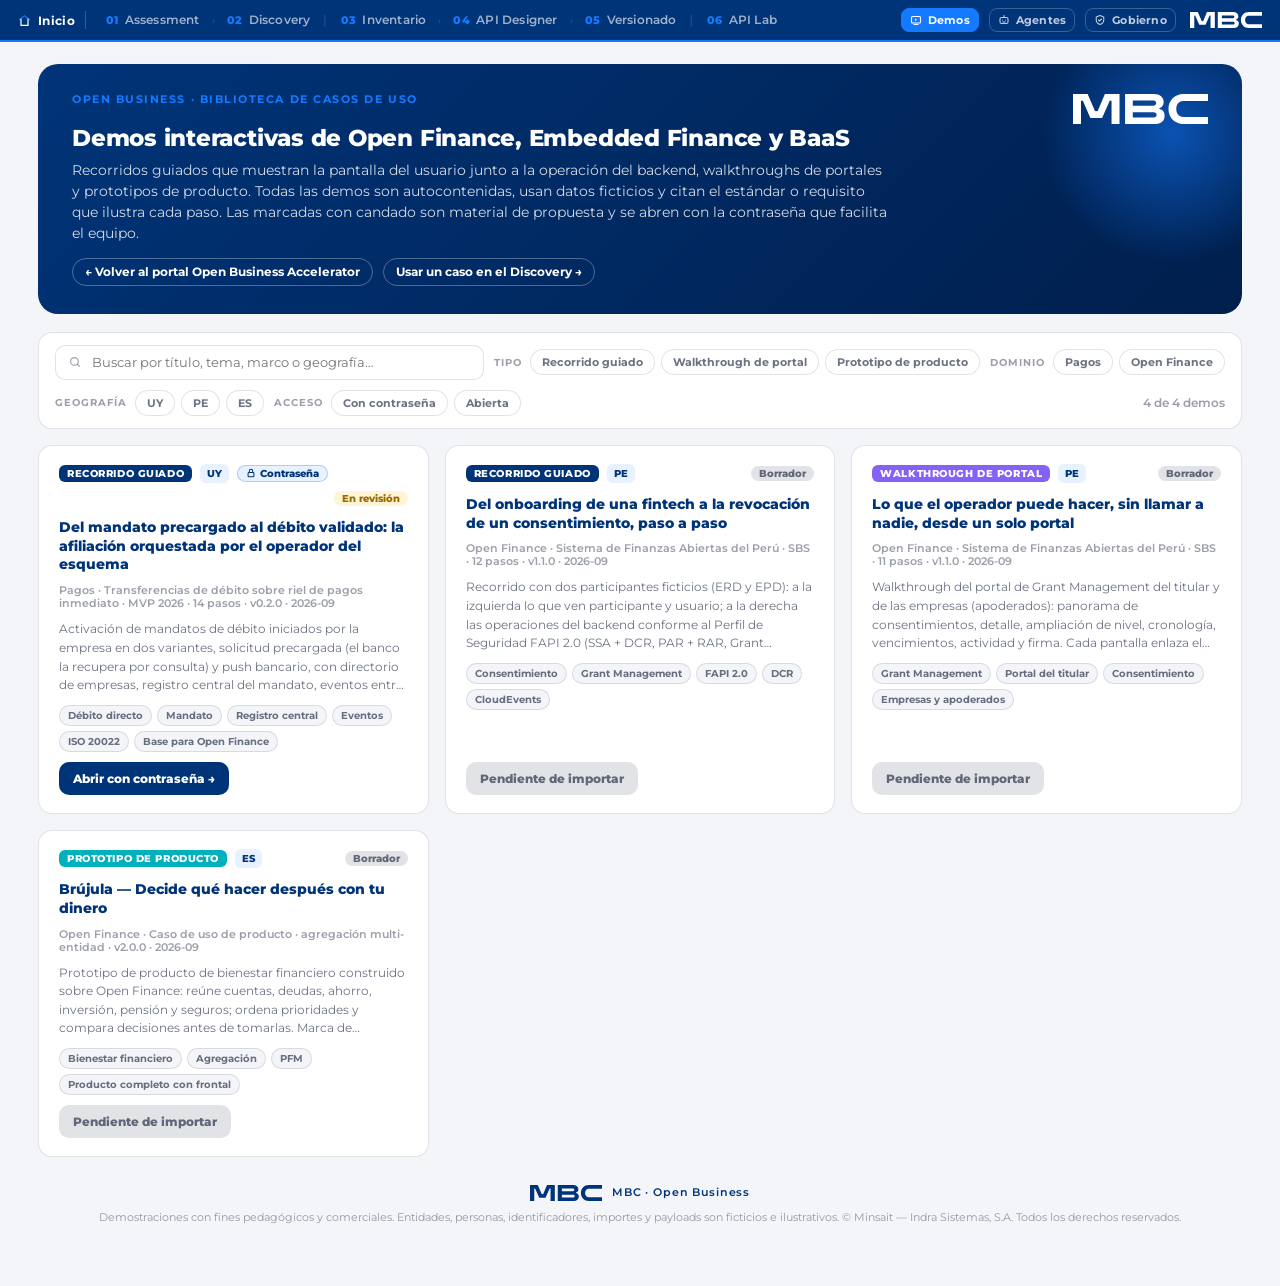
<file: demos/index.html>
<!doctype html>
<html lang="es">
<head>
<meta charset="utf-8">
<meta name="viewport" content="width=device-width, initial-scale=1">
<title>Biblioteca de demos · Open Business · MBC</title>
<meta name="description" content="Biblioteca de demos UX/UI y flujos técnicos de Open Finance, Embedded Finance y BaaS. Datos ficticios. MBC.">
<link rel="icon" href="../assets/favicon.svg">
<link rel="stylesheet" href="../assets/mbc-tokens.css">
<link rel="preconnect" href="https://fonts.googleapis.com">
<link href="https://fonts.googleapis.com/css2?family=Montserrat:wght@400;500;600;700;800&display=swap" rel="stylesheet">
<style>
  /* Alias sobre assets/mbc-tokens.css (D12): sin hex fuera de los tokens */
  :root{ --navy:var(--mbc-navy); --navy-deep:var(--mbc-navy-deep); --accent:var(--mbc-electric); --accent-soft:var(--mbc-electric-soft); --purple:var(--data-3); --teal:var(--data-5); }
  *{box-sizing:border-box;}
  html,body{margin:0;padding:0;background:var(--bg);color:var(--text);font-family:var(--sans);}
  body{padding:0;}
  .wrap{max-width:1240px;margin:0 auto;padding:22px 18px 60px;}
  header.hero{background:linear-gradient(135deg,var(--navy) 0%,var(--navy-deep) 100%); border-radius:20px; color:#fff; padding:28px 34px; margin-bottom:18px; position:relative; overflow:hidden;}
  header.hero::after{content:""; position:absolute; right:-60px; top:-60px; width:260px; height:260px; background:radial-gradient(circle,rgba(20,122,255,.55),transparent 70%);}
  header.hero > *{position:relative; z-index:1;}
  .hero-top{display:flex; justify-content:space-between; align-items:flex-start; gap:24px;}
  .eyebrow{font-size:11px; letter-spacing:.14em; text-transform:uppercase; color:var(--accent); font-weight:700; margin-bottom:8px;}
  h1{font-size:23px; margin:0 0 8px; font-weight:800; letter-spacing:-.01em;}
  header.hero p{margin:0; max-width:820px; font-size:13.5px; line-height:1.55; color:rgba(255,255,255,.82);}
  .mbc-logo-hero{height:30px; width:auto; flex-shrink:0; margin-top:2px;}
  .hero-links{margin-top:14px; display:flex; gap:10px; flex-wrap:wrap;}
  .hero-links a{font-size:11.5px; font-weight:700; color:#fff; text-decoration:none; border:1px solid rgba(255,255,255,.3); border-radius:20px; padding:6px 12px;}
  .hero-links a:hover{background:rgba(255,255,255,.12);}

  .toolbar{display:flex; gap:10px; align-items:center; flex-wrap:wrap; background:var(--panel); border:1px solid var(--line); border-radius:14px; padding:12px 16px; margin-bottom:16px;}
  .search{flex:1; min-width:220px; display:flex; align-items:center; gap:8px; border:1px solid var(--line); border-radius:10px; padding:8px 12px; background:#fff;}
  .search svg{width:14px;height:14px;color:var(--text-faint);flex-shrink:0;}
  .search input{border:none; outline:none; font-family:var(--sans); font-size:12.5px; width:100%; color:var(--text);}
  .fgroup{display:flex; gap:6px; align-items:center; flex-wrap:wrap;}
  .fgroup .lbl{font-size:10px; letter-spacing:.1em; text-transform:uppercase; font-weight:700; color:var(--text-faint); margin-right:2px;}
  .f{font-size:11px; font-weight:700; padding:5px 11px; border-radius:20px; border:1px solid var(--line); background:#fff; color:var(--text-dim); cursor:pointer; font-family:var(--sans);}
  .f.on{background:var(--navy); border-color:var(--navy); color:#fff;}
  .count{margin-left:auto; font-size:11.5px; color:var(--text-faint); font-weight:600; white-space:nowrap;}

  .grid{display:grid; grid-template-columns:repeat(3,1fr); gap:16px;}
  @media (max-width:1000px){.grid{grid-template-columns:repeat(2,1fr);}}
  @media (max-width:640px){.grid{grid-template-columns:1fr;} .mbc-logo-hero{height:22px;}}
  .card{background:var(--panel); border:1px solid var(--line); border-radius:var(--radius); padding:18px 20px; display:flex; flex-direction:column; gap:10px; transition:.2s; position:relative;}
  .card:hover{border-color:var(--accent); box-shadow:0 10px 26px rgba(0,31,77,.08); transform:translateY(-2px);}
  .card .top{display:flex; align-items:center; gap:8px; flex-wrap:wrap;}
  .tipo{font-size:9.5px; font-weight:800; letter-spacing:.06em; text-transform:uppercase; border-radius:6px; padding:3px 8px; color:#fff;}
  .tipo.recorrido-guiado{background:var(--navy);} .tipo.walkthrough-portal{background:var(--purple);} .tipo.prototipo-producto{background:var(--teal);}
  .geo{font-size:10px; font-weight:800; color:var(--navy); background:var(--accent-soft); border-radius:6px; padding:3px 7px;}
  .estado{margin-left:auto; font-size:9.5px; font-weight:800; border-radius:20px; padding:2px 8px;}
  .estado.publicada{background:var(--ok-soft); color:var(--ok);} .estado.revision{background:var(--warn-soft); color:var(--warn-text);} .estado.borrador{background:var(--line); color:var(--text-dim);}
  .lock{display:inline-flex; align-items:center; gap:4px; font-size:9.5px; font-weight:800; color:var(--navy); background:var(--accent-soft); border:1px solid rgba(20,122,255,.3); border-radius:20px; padding:2px 8px;}
  .lock svg{width:10px;height:10px;}
  .card h3{margin:2px 0 0; font-size:14px; line-height:1.35; color:var(--navy); font-weight:800;}
  .card p{margin:0; font-size:12px; line-height:1.55; color:var(--text-dim); display:-webkit-box; -webkit-line-clamp:4; -webkit-box-orient:vertical; overflow:hidden;}
  .meta{font-size:10.5px; color:var(--text-faint); font-weight:600;}
  .temas{display:flex; gap:5px; flex-wrap:wrap;}
  .tema{font-size:10px; font-weight:700; color:var(--text-dim); background:var(--bg); border:1px solid var(--line); border-radius:20px; padding:3px 8px;}
  .card a.open{margin-top:auto; align-self:flex-start; font-size:12px; font-weight:800; color:#fff; background:var(--navy); text-decoration:none; border-radius:10px; padding:9px 14px;}
  .card a.open:hover{background:var(--navy-deep);}
  .card a.open.disabled{background:var(--line); color:var(--text-dim); pointer-events:none;}
  .empty{grid-column:1/-1; text-align:center; padding:40px; color:var(--text-faint); font-size:13px;}

  footer{margin-top:28px; font-size:10.5px; color:var(--text-faint); text-align:center; line-height:1.6;}
  .footer-brand{display:flex; align-items:center; justify-content:center; gap:10px; margin-bottom:8px;}
  .mbc-logo-footer{height:16px; width:auto;}
  .footer-brand span{font-size:10.5px; color:var(--navy); font-weight:600; letter-spacing:.08em;}
</style>
</head>
<body>
<div class="wrap">
  <header class="hero">
    <div class="hero-top">
      <div class="eyebrow">Open Business · Biblioteca de casos de uso</div>
      <svg class="mbc-logo-hero" viewBox="0 0 3860.17 856.07" xmlns="http://www.w3.org/2000/svg" fill="#FFFFFF" role="img" aria-label="MBC"><path d="M418.06 0 626.07 488.07 701.67 492.29 910.14 0 1328.21 0 1328.21 856.07 1100.17 856.07 1100.17 192.01 1048.6 192.48 830.28 684.35 496.03 682.1 280.46 194.49 228.04 192.01 228.04 856.07 0 856.07 0 0 418.06 0Z"/><path d="M3139.84 201 3860.17 201 3860.17 0 3148.64 0C3148.13 0 3147.62 0.01 3147.11 0.02 2906.1 1.66 2724.88 176.94 2724.88 428.03 2724.88 679.12 2905.48 852.72 3144.73 856.01 3145.07 856.01 3145.42 856.02 3145.76 856.03 3145.9 856.03 3146.05 856.03 3146.19 856.03 3147 856.04 3147.81 856.06 3148.63 856.06L3860.16 856.06 3860.16 655.06 3141.03 655.06C3033.15 651.52 2947.27 567.26 2947.27 428.02 2947.27 288.78 3029.79 204.6 3139.84 200.98Z"/><path d="M1485.95 0 2304.74 0C2482.07 0 2588.46 94.17 2588.46 231.14 2588.46 311.86 2550.55 384.01 2463.72 407.24L2463.72 426.81C2560.33 441.49 2614.14 508.75 2614.14 618.81 2614.14 765.56 2516.3 856.06 2334.08 856.06L1485.94 856.06 1485.94 0ZM2292.51 335.09C2345.1 335.09 2373.23 305.74 2373.23 259.27 2373.23 212.8 2345.1 183.45 2292.51 183.45L1706.08 183.45 1706.08 335.1 2292.51 335.1ZM2299.84 672.62C2357.32 672.62 2386.67 646.94 2386.67 595.57 2386.67 544.2 2357.32 518.52 2299.84 518.52L1706.08 518.52 1706.08 672.61 2299.84 672.61Z"/></svg>
    </div>
    <h1>Demos interactivas de Open Finance, Embedded Finance y BaaS</h1>
    <p>Recorridos guiados que muestran la pantalla del usuario junto a la operación del backend, walkthroughs de portales y prototipos de producto. Todas las demos son autocontenidas, usan datos ficticios y citan el estándar o requisito que ilustra cada paso. Las marcadas con candado son material de propuesta y se abren con la contraseña que facilita el equipo.</p>
    <div class="hero-links"><a href="../index.html">← Volver al portal Open Business Accelerator</a><a href="../stages/1-discovery/market-discovery/index.html">Usar un caso en el Discovery →</a></div>
  </header>

  <div class="toolbar">
    <div class="search"><svg viewBox="0 0 24 24" fill="none" stroke="currentColor" stroke-width="2"><circle cx="11" cy="11" r="6.5"/><path d="M20 20l-4.3-4.3"/></svg><input id="q" type="search" placeholder="Buscar por título, tema, marco o geografía…"></div>
    <div class="fgroup" id="fTipo"><span class="lbl">Tipo</span></div>
    <div class="fgroup" id="fDom"><span class="lbl">Dominio</span></div>
    <div class="fgroup" id="fGeo"><span class="lbl">Geografía</span></div>
    <div class="fgroup" id="fAcc"><span class="lbl">Acceso</span></div>
    <span class="count" id="count"></span>
  </div>

  <div class="grid" id="grid"></div>

  <footer>
    <div class="footer-brand"><svg class="mbc-logo-footer" viewBox="0 0 3860.17 856.07" xmlns="http://www.w3.org/2000/svg" fill="#003478" role="img" aria-label="MBC"><path d="M418.06 0 626.07 488.07 701.67 492.29 910.14 0 1328.21 0 1328.21 856.07 1100.17 856.07 1100.17 192.01 1048.6 192.48 830.28 684.35 496.03 682.1 280.46 194.49 228.04 192.01 228.04 856.07 0 856.07 0 0 418.06 0Z"/><path d="M3139.84 201 3860.17 201 3860.17 0 3148.64 0C3148.13 0 3147.62 0.01 3147.11 0.02 2906.1 1.66 2724.88 176.94 2724.88 428.03 2724.88 679.12 2905.48 852.72 3144.73 856.01 3145.07 856.01 3145.42 856.02 3145.76 856.03 3145.9 856.03 3146.05 856.03 3146.19 856.03 3147 856.04 3147.81 856.06 3148.63 856.06L3860.16 856.06 3860.16 655.06 3141.03 655.06C3033.15 651.52 2947.27 567.26 2947.27 428.02 2947.27 288.78 3029.79 204.6 3139.84 200.98Z"/><path d="M1485.95 0 2304.74 0C2482.07 0 2588.46 94.17 2588.46 231.14 2588.46 311.86 2550.55 384.01 2463.72 407.24L2463.72 426.81C2560.33 441.49 2614.14 508.75 2614.14 618.81 2614.14 765.56 2516.3 856.06 2334.08 856.06L1485.94 856.06 1485.94 0ZM2292.51 335.09C2345.1 335.09 2373.23 305.74 2373.23 259.27 2373.23 212.8 2345.1 183.45 2292.51 183.45L1706.08 183.45 1706.08 335.1 2292.51 335.1ZM2299.84 672.62C2357.32 672.62 2386.67 646.94 2386.67 595.57 2386.67 544.2 2357.32 518.52 2299.84 518.52L1706.08 518.52 1706.08 672.61 2299.84 672.61Z"/></svg><span>MBC · Open Business</span></div>
    Demostraciones con fines pedagógicos y comerciales. Entidades, personas, identificadores, importes y payloads son ficticios e ilustrativos. © Minsait — Indra Sistemas, S.A. Todos los derechos reservados.
  </footer>
</div>

<script src="catalog.js"></script>
<script src="../assets/nav.js" data-current="demos"></script>
<script>
(function(){
  var TIPO={ 'recorrido-guiado':'Recorrido guiado', 'walkthrough-portal':'Walkthrough de portal', 'prototipo-producto':'Prototipo de producto' };
  var ESTADO={ publicada:'Publicada', revision:'En revisión', borrador:'Borrador' };
  var data=(window.DEMO_CATALOG||[]).slice().sort(function(a,b){ return (b.fecha||'').localeCompare(a.fecha||''); });
  var ACCESO={ abierta:'Abierta', protegida:'Con contraseña' };
  var sel={tipo:null,dominio:null,geografia:null,acceso:null}, q='';
  data.forEach(function(d){ if(!d.acceso) d.acceso='abierta'; });
  function uniq(k){ var s=[]; data.forEach(function(d){ if(d[k]&&s.indexOf(d[k])<0) s.push(d[k]); }); return s; }
  function buildFilters(hostId,key,labelFn){
    var host=document.getElementById(hostId);
    uniq(key).forEach(function(v){
      var b=document.createElement('button'); b.className='f'; b.textContent=labelFn?labelFn(v):v;
      b.onclick=function(){ sel[key]=sel[key]===v?null:v; Array.prototype.forEach.call(host.querySelectorAll('.f'),function(x){x.classList.toggle('on',x===b&&sel[key]===v);}); draw(); };
      host.appendChild(b);
    });
  }
  function match(d){
    if(sel.tipo&&d.tipo!==sel.tipo) return false;
    if(sel.dominio&&d.dominio!==sel.dominio) return false;
    if(sel.geografia&&d.geografia!==sel.geografia) return false;
    if(sel.acceso&&d.acceso!==sel.acceso) return false;
    if(q){ var hay=[d.titulo,d.resumen,d.marco,d.geografia,(d.temas||[]).join(' '),(d.audiencia||[]).join(' ')].join(' ').toLowerCase(); if(hay.indexOf(q)<0) return false; }
    return true;
  }
  function esc(s){return String(s||'').replace(/&/g,'&amp;').replace(/</g,'&lt;');}
  function draw(){
    var rows=data.filter(match), g=document.getElementById('grid');
    document.getElementById('count').textContent=rows.length+' de '+data.length+' demos';
    if(!rows.length){ g.innerHTML='<div class="empty">Ninguna demo coincide con el filtro.</div>'; return; }
    g.innerHTML=rows.map(function(d){
      var pub=d.estado!=='borrador';
      var lock=d.acceso==='protegida'?'<span class="lock" title="Acceso con contraseña"><svg viewBox="0 0 24 24" fill="none" stroke="currentColor" stroke-width="2.5" stroke-linecap="round"><rect x="5" y="11" width="14" height="10" rx="2"/><path d="M8 11V7a4 4 0 0 1 8 0v4"/></svg>Contraseña</span>':'';
      return '<div class="card">'+
        '<div class="top"><span class="tipo '+esc(d.tipo)+'">'+esc(TIPO[d.tipo]||d.tipo)+'</span><span class="geo">'+esc(d.geografia)+'</span>'+lock+'<span class="estado '+esc(d.estado)+'">'+esc(ESTADO[d.estado]||d.estado)+'</span></div>'+
        '<h3>'+esc(d.titulo)+'</h3>'+
        '<div class="meta">'+esc(d.dominio)+' · '+esc(d.marco||'')+(d.pasos?' · '+d.pasos+' pasos':'')+' · v'+esc(d.version||'')+' · '+esc(d.fecha||'')+'</div>'+
        '<p>'+esc(d.resumen)+'</p>'+
        '<div class="temas">'+(d.temas||[]).map(function(t){return '<span class="tema">'+esc(t)+'</span>';}).join('')+'</div>'+
        '<a class="open'+(pub?'':' disabled')+'" href="'+esc(d.ruta)+'">'+(pub?(d.acceso==='protegida'?'Abrir con contraseña →':'Abrir demo →'):'Pendiente de importar')+'</a>'+
      '</div>';
    }).join('');
  }
  buildFilters('fTipo','tipo',function(v){return TIPO[v]||v;});
  buildFilters('fDom','dominio');
  buildFilters('fGeo','geografia');
  buildFilters('fAcc','acceso',function(v){return ACCESO[v]||v;});
  document.getElementById('q').addEventListener('input',function(e){ q=e.target.value.trim().toLowerCase(); draw(); });
  draw();
})();
</script>
</body>
</html>
</file>
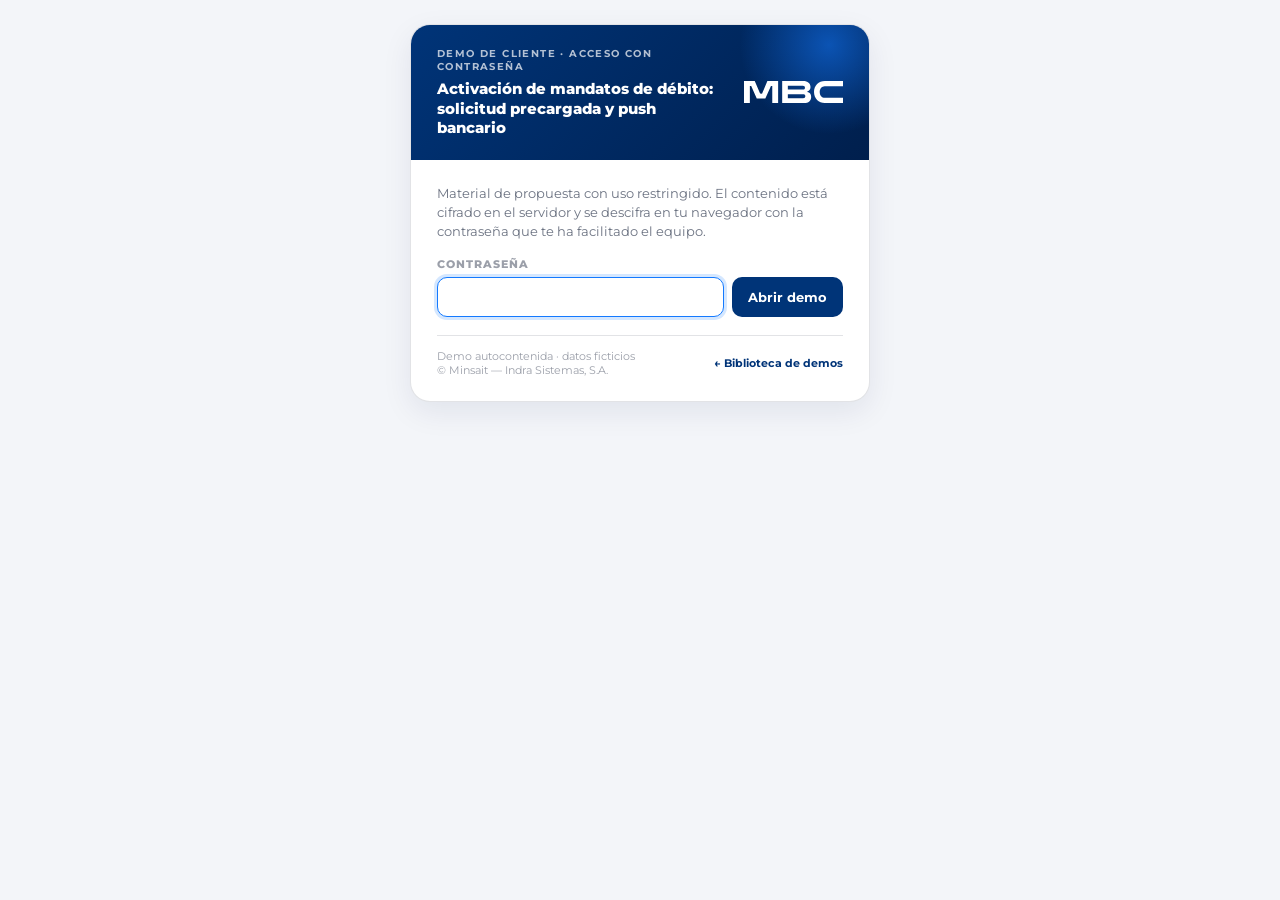
<file: demos/uy-mandato-debito-precargado-push/index.html>
<!DOCTYPE html>
<html lang="es">
<head>
<meta charset="UTF-8">
<meta name="viewport" content="width=device-width, initial-scale=1.0">
<meta name="robots" content="noindex, nofollow">
<meta name="demo:acceso" content="protegida">
<title>Activación de mandatos de débito: solicitud precargada y push bancario · acceso restringido</title>
<link rel="icon" href="../../assets/favicon.svg">
<link rel="preconnect" href="https://fonts.googleapis.com">
<link href="https://fonts.googleapis.com/css2?family=Montserrat:wght@400;500;600;700;800&display=swap" rel="stylesheet">
<style>
  :root{--navy:#003478;--navy-deep:#001F4D;--accent:#147AFF;--accent-soft:#E7F1FF;--bg:#F3F5F9;--panel:#fff;--text:#101B33;--text-dim:rgba(16,27,51,.62);--text-faint:rgba(16,27,51,.42);--line:rgba(16,27,51,.12);--bad:#D93025;--sans:'Montserrat','Segoe UI',Arial,Helvetica,sans-serif;}
  *{box-sizing:border-box;margin:0;padding:0}
  html,body{min-height:100%;background:var(--bg);color:var(--text);font-family:var(--sans)}
  body{display:flex;align-items:center;justify-content:center;padding:24px}
  .card{width:100%;max-width:460px;background:var(--panel);border:1px solid var(--line);border-radius:20px;overflow:hidden;box-shadow:0 10px 30px rgba(0,31,77,.08)}
  .head{background:linear-gradient(135deg,var(--navy),var(--navy-deep));color:#fff;padding:22px 26px;display:flex;align-items:center;justify-content:space-between;gap:16px;position:relative;overflow:hidden}
  .head::after{content:"";position:absolute;right:-50px;top:-70px;width:180px;height:180px;border-radius:50%;background:radial-gradient(circle,rgba(20,122,255,.55),transparent 70%)}
  .head>*{position:relative;z-index:1}
  .eyebrow{font-size:10px;font-weight:700;letter-spacing:.14em;text-transform:uppercase;color:rgba(255,255,255,.7);margin-bottom:6px}
  .head h1{font-size:15px;font-weight:800;line-height:1.3}
  .mbc{height:22px;width:auto;flex:0 0 auto}
  .body{padding:24px 26px 22px}
  .body p{font-size:12.5px;line-height:1.55;color:var(--text-dim);margin-bottom:16px}
  label{display:block;font-size:10.5px;font-weight:800;letter-spacing:.1em;text-transform:uppercase;color:var(--text-faint);margin-bottom:6px}
  .row{display:flex;gap:8px}
  input{flex:1;font-family:var(--sans);font-size:14px;padding:10px 12px;border:1.5px solid var(--line);border-radius:10px;outline:none;color:var(--text)}
  input:focus{border-color:var(--accent);box-shadow:0 0 0 3px rgba(20,122,255,.18)}
  button{font-family:var(--sans);font-size:13px;font-weight:700;color:#fff;background:var(--navy);border:none;border-radius:10px;padding:10px 16px;cursor:pointer}
  button:hover{background:var(--navy-deep)} button[disabled]{opacity:.6;cursor:wait}
  .err{display:none;margin-top:10px;font-size:12px;font-weight:600;color:var(--bad)}
  .foot{margin-top:18px;padding-top:14px;border-top:1px solid var(--line);display:flex;justify-content:space-between;align-items:center;gap:10px;font-size:10.5px;color:var(--text-faint);line-height:1.4}
  .foot a{color:var(--navy);font-weight:700;text-decoration:none}
</style>
</head>
<body>
<div class="card">
  <div class="head">
    <div><div class="eyebrow">Demo de cliente · acceso con contraseña</div><h1>Activación de mandatos de débito: solicitud precargada y push bancario</h1></div>
    <svg class="mbc" viewBox="0 0 3860.17 856.07" xmlns="http://www.w3.org/2000/svg" fill="#fff" role="img" aria-label="MBC"><path d="M418.06 0 626.07 488.07 701.67 492.29 910.14 0 1328.21 0 1328.21 856.07 1100.17 856.07 1100.17 192.01 1048.6 192.48 830.28 684.35 496.03 682.1 280.46 194.49 228.04 192.01 228.04 856.07 0 856.07 0 0 418.06 0Z"/><path d="M3139.84 201 3860.17 201 3860.17 0 3148.64 0C3148.13 0 3147.62 0.01 3147.11 0.02 2906.1 1.66 2724.88 176.94 2724.88 428.03 2724.88 679.12 2905.48 852.72 3144.73 856.01 3145.07 856.01 3145.42 856.02 3145.76 856.03 3145.9 856.03 3146.05 856.03 3146.19 856.03 3147 856.04 3147.81 856.06 3148.63 856.06L3860.16 856.06 3860.16 655.06 3141.03 655.06C3033.15 651.52 2947.27 567.26 2947.27 428.02 2947.27 288.78 3029.79 204.6 3139.84 200.98Z"/><path d="M1485.95 0 2304.74 0C2482.07 0 2588.46 94.17 2588.46 231.14 2588.46 311.86 2550.55 384.01 2463.72 407.24L2463.72 426.81C2560.33 441.49 2614.14 508.75 2614.14 618.81 2614.14 765.56 2516.3 856.06 2334.08 856.06L1485.94 856.06 1485.94 0ZM2292.51 335.09C2345.1 335.09 2373.23 305.74 2373.23 259.27 2373.23 212.8 2345.1 183.45 2292.51 183.45L1706.08 183.45 1706.08 335.1 2292.51 335.1ZM2299.84 672.62C2357.32 672.62 2386.67 646.94 2386.67 595.57 2386.67 544.2 2357.32 518.52 2299.84 518.52L1706.08 518.52 1706.08 672.61 2299.84 672.61Z"/></svg>
  </div>
  <div class="body">
    <p>Material de propuesta con uso restringido. El contenido está cifrado en el servidor y se descifra en tu navegador con la contraseña que te ha facilitado el equipo.</p>
    <form id="f" autocomplete="off">
      <label for="pw">Contraseña</label>
      <div class="row"><input id="pw" type="password" autofocus autocomplete="current-password" required><button id="b" type="submit">Abrir demo</button></div>
      <div class="err" id="err">Contraseña incorrecta.</div>
    </form>
    <div class="foot"><span>Demo autocontenida · datos ficticios<br>© Minsait — Indra Sistemas, S.A.</span><a href="../index.html">← Biblioteca de demos</a></div>
  </div>
</div>
<script>
(function(){
  var SALT='TlhDkYE7u5g0LYzYlm/QJA==', IV='OJDmtHvshYBWA10G', DATA='xdH2cLIe3kyAqD01dDEueTCHgpRQRNrsXEjvtLtSVcB0zcmANsj/r2PoK88KafJmvAjDFFm+3mCju8x3JsjhHp2Hf4iwFI1YxMRh8v3wSREV0b24SpL3S3S7yuU9f5uZH/uPxkhMzkgpKf+MRRj8gtsA/1ZRZkiro2dFgT2lvq7ibGIKE0cEzmuraLY8RWLIQWVmPj3nUYw5yFpb2VozEuoyHq86SQmt/f+f34M+GBA5o59LD7a4BzEM0DSr4VXKrjioS6x6LtH1OmFVZNpUTiRRNbIphLS4/[base64]/5KP7cy8/mOTO+cCMTTO0HJFeh7Olle/+cveqMGCXDbhdL2LRjIo5y7K2tTZPI0bXC4k/+TxaS6K/AP+rEi9HFPd8FNN03rGleUejTEN2nuNXEuMmFY5y0pnA7Ib3tAdiMFVCVT5dyEY865sf9l8IZPaXS+R3dKaiA/33YGf0l1+850orS6Iog9X9ZbRBWQdunpvhzmlsjfCNQdP1ej8qWtT/jqzR5P1pZm0zkbZTIVhzvikJKn26B0qAm4ri0xZOsxOFTUWi+7hJMc379epdKWuTlhxG8ZIfbIBcljTuUCBs5SGOoEFX6p+Fq84L9estzTISwYy/hjsRzL8ID1o4J1JqKvNbz7gG7bIRgYyp19bOTJOiktSGesP1dAZQsmnQaoWDQ4ABgovt+Z9BeFemgt2WLWeHSAptgOid6Q7SMjilDsj+uW2TJc9wEtDRxJkvF2z9ju0Q2xQU3lZUaJudmx42vTT+ll3yznvscvCQ625P48w/ATphyyeZRJYQmv6s7fEa1ksJvfbvgvUl5f/e0ybeyX0BwkAmvUudPr3iNhPoQTMiDReqWI8CTmxAD6vXHoiSse6J+HZjSKwPjHbI6k6wCPJjbyFZrp7o3MPnldGly1wSxUVBqmp0sj6AvRGgAa+WPSz/cJFIzHflz/fRKDL7sPPLynsgcXF1xb6/23xCpX40c6/cxPsnF4MuJ7c7ZWyHKCE1IN9yNqdKFuSiQGtZ3zn6LpIaDHfvdK/rnCySLFUiprm4WOMDic/mcEknQkBtvY/JsS6MEZfxsko/oxblstnmQTPaPMYCyI+iu4MzLw0fW7mtD9dX+JxaUx4o73kEbXLRVOvVpkoY9d/ADS29rPn7Rq3AYruW9UIvJop+M1Vo56SdyLoQRWp9WS1+zuSlKen+jY4Pt1C7e9eIsP4lYXVOtvVvBpb868d+OF13qEpp85tZLuCr4N7W++v7vbVoXtUxyqEKWaomvEfMX1OhrSFFRD0hDmD8bvph0B5TCr1X8kOTXT/fLCM7DhCGGbOCeG0j3iJ53yX5rHubiYojDEh6h5Y1dIZNypb+1QxafNyLRRPqdi9qa82PgOOMal+XokjuHP9J7fUGaW+al7gkTtcnE7UAp4eZimicSWvqsc834dAKZkh/GrXFKD406Yd9lneOs41QNKw27S97zrWmRl7itpw/[base64]/BbJmfY48509IP90TDz2pos4OzECJJjCzrIeYccIs96ZKEsEIRi3eN+alMKQLn7GXk37P5+akDE3NrgOY9AAykikrm5vLpQ2sS2LcwwpIxRPiLNcwAAQsbmpVBK5lJwe3nBs7eRp/DBAKl1ByGW1e5fZTfnf84TA1NuyhxY4qTtb1r8GTH/iQ6mfHttHUpXXJP3wIKDmBTkZQHVw5RyNsqWPb/n4oyY66DTIXd0Cxr/ZM0+eJEzwGzsrE7WvwMtnUXgy/jzKdtDMILWqN9EOClg3RbHhUBLG+idA/F7BajnD/AcY7x6/WjpzBT3LC40nFbbxmg2XTKHj2gu8bhY1rYtoBwTvLgbhOj2VqRSlzphMZ4MWU+krOLihP5Pjwoanqq1bd/D9qy9wi0sOrt90RnBh7wjPKCByOT/NRydKqdz3m4VU1EA3jXmACT/TbKruYvh7WspYlV/L/hH8PsiU70l8Z4M9nhGQEIQzIUO6UVZjthM1YNDAazg1ouEFjTlbnT3FBY5tY/WvhY7phwWQNUWX3tixzpTClSoEvQDZIgjPWKbOcRQ+3utUosr0T+aqXbs5Hnz+H1yNs4BbiHnNMzZkZ3AYtj6OJdnDAFJnCUP7kLehbVIXNv9doo/[base64]/WVge5qzGC6d5FS/Mi5PlftRgLKHRApR4FAqNxkv94d22xoXBGVwrLPyYe1rD//rUdCfkh4+X5bzx/8T8YPw/pkKEXWvPF0RM9nc+GLymaM7dIBjBsp0v3oxJu5EwtDHVhtKkOgyzmFUURXkTXMyUxZxo/HnKh1OGiOjzeFcllPZgZkwEWAUYNqVQ67glPm5HUzNSD/LnO0/ih3ay31yfKDptjaSkplOIn51LfKVERenVtAo0GGYC2+vNqhh3ek4TQwz8YD+0TSDzq6JS23DIpquhsxPSzyXmabqmiJzsyieFDkFJGoz4ygjbJf2CW7WC9JdCiRbX2RYk4dXiqZ6E57AxUeHIguzo0GdGQhbFfUSfQ8ao96lfrfkp/iEqgZOKRUI7YXumHeBwG8VlPVwKbb3Acv5kCwVHdZUUpMNS06fLbHEliFEbmj3EMh18KWR3D99PN9iR7nJFy4mcEspDxUxWmXxjqxO82GwZwaU8I08brLBpHT4eTbCjTXF3CcShlATbv79wN+DbpfiBvc1iDoocekzz1uc7d9/ypiI4NoDeJTblXEes0oZrgmFF3KgVwbvzgKrp8C3+ZQVFtKXFE/zl7d0+XUTqo5SqvAKF6PGiE0y5UOEjSAND+10A7RyTAsS2k3BhAQnJBa5Gi9ROQXva4K4QxKi3vxrVI3yKD/JMhoLq0kxpQb48M8aOE217RBZp7REkD9ggvoNwKB6AFS6kap8/WreVzIrQCmFphk1VsE9AEdOdqkhCoR0G6GwltAjHuBraPgQdtamggpFzSlMUbLLITrAMzBm/[base64]/l8jiAGH8xUJkh+br/MUf9KwZmXWYSyboCcR+vgg3j2k5Dj5aPc61ZDk+TKwdqe7cZsXEN8nRnielacZIwLXkwbaCD/DwqD1nzYiQwkgaoF++dXo4LbAeY379rOROLDDuzi5/TDzV0irD18SLt+VAnbzSka1+8u5YdoPEFfIUQnlChk9kOzOOY4BUHLPUHCRN8y9iny3DfLlyWx5fYO/[base64]/Y0i1R02wTjFJW2IdHAonzRfUXe5cFFlc4AWqzW1V9quGZu4Offdq0ujv/N/ycPE70YC+0yQtWyOEjDEWKSlreeetu0/gCNOf3+RhWrVF/mRRfO1sqAonBN11+7yGUk7KPGR9jXkIfE19TGthogYmhwW6MrAfMS5kezaEjLW/e1/V80AeI6YxF55l4ZMGwQQYbYq06Bao+fNgP6+FOawcXimuehxR55zAIlXijV1ZOjNh4GuhFXZg5oUYOSRNtg9uKVJawjp2Z/EojgxXXM1jED/1QEtxGKDw8NxgCPCwQY+NF6mJTBaPc8Lam6hJ89oujem5W2d2c/e5g4ChXLD8pHRTys7N2ptLDw7gymuN6RahFS+dgzUSX6ctMMlKPdleaaf4TEiMHntS2vyYv5TM7BY+bBMZ/XGN3nCxnOxqIoMvub3z8SaWYN3HxN7LB7T6i2BFOp7bO2jVf9g1ZFC4/mbYq4jspQlHZ4kYy0Gocpraj3vwyWkJPNaGVZcokvLeFkllh6rPyi5MVMz2FDFeO3DiSAINs6yTuzX5G4oWK3q9j5/HC9fWMRITL5/5bETJQRCYGaERTlPLIkR+s2SdRaL/[base64]/4xyV2FaMat/kQyHiJ1VG1Vr2mMqxFgmvlZBecEfbpXgi7I7dMmPLgE6n+VYRsDT0YDLKHP8f4HhRVPwU5loPzcIqcVICaAPiDn8XyAAinCj9ENd+ynNSrsxJr6pwWajKZnMpiPJJdTSOaR3eyVrxGDzxKQJOicckdqYWxMxP9UEYYEzq6yMnj1AAd998fS3V+zoCKC3e0D/tKk7KL8xStwSY5GezCXlOZguTChynoxaOd+BsCeAj/hssrL9sXDC42TwaEGAz038aE4KIFE0bUjtknmM8rP+caYxei76DSb5PG5m2G/UVpK0RsdxGWlQJb4uvMxssK4PmnYMP6jd0g3g2AJPC3qShDaGwcwPMnbE3ZZS357CqzYXVSmE/h1/ms3FWNO3MCq5zOCdpWYidW3e2jgv7EKcisZuF+6Dna8Ze0yMbS3mQX6u2bk/mBa0HCQdMLIC0Qjxm44g60HbKfGA5y9xazDqshk6AhW79cD2piDTYlapW69lCPPAWLcyBmNqJXPok1zX54TE5mfPR1FeYfdEDo2RTl6yUB6xuZedkzCy72vC9XUrON62kA/DHp+6KgcaY2YComzZHauwD5Ne0T4jJhkwDl7PAF3nxkMv7TW/o6E/o7Jci++jWtTcv5mRzGAn9Cnbzn0ib3Te5qskzJEiUJXDFzfculsm2+7xHl6Tc1QyzW5DztbCIemn1NeCjVRdKnKQjemXPgVmQ7nfqyvTseup7nV+bKeLSWydDP2P7Hu96BO0fS8CABAdfc2WFtCIq98OX7Kdt/2wZt5hQ091f1m8OMhl9ncY168KKSzl4sr+SNMwb3mfULhfTmHrXkXrfq3jZ8MS0tfBIjktYaTEx5vVywpaeVCCnb6taC2IwL0vYonzoP2b7U5nAFfrTeLDN2Hcriz/uvqnjqIvh2w/XeQ911afsptmDHaqo5NHEkzmVbOjuNXJiOEHa0S++Umo7NQAwseJZrmN2xUJLRbWrlHD/H7rMEWLqzIWmtiVHyehcb4e+OgYh/KqdPLQLiG/GQe9eGg2BqoT3BwoCxMuwM+xGt/2Bb6V0N0frLgLT3lmmQGaNfi31KwEOqu6gd/PtBDfPC2N8Be3tDDay5VeslizmXTjXWFRPI108gyarRN4QNaITbcrNLVWQaXK6HKzAfLs7J3oNNiQoEcx5eLoP1BijaVk0b22R1QIpvhDPQOa8DWdytPfL/1s9pu9TeF2oPAllAPQj4jK/oDOTBm5ZW/QR6KsAHKYbjttgbxYDvSJ/4KMh4ezHTYtgsRZg0e2nhpjxXHDKAHc01LuEDmeyulrQmwVR3RFdJ00lSwmM+m7bZkIwi8iqCESeIArhgAizB0vwhBGdTT9LwMQVbJNg3JteZan/RuQVZlByStFCEq67rai6pyQiSX9+UqdXJOLZgydM4UVKH7fv9oVC6i10XD65hBMBHQa0BS17gux4w+PYz8A8r1FlTSXVgFcsDbvNetJT/skPTlMiuwZNMS8a/9Sq4LYYu6czLF7jgzkKD79B6iGa1tpl2oCJHvOYnRzPILGEfr0MGxCGuGIMzlUg0djQA2EtfVWsz1T/ry3TmyaLORmFgJWzhwD4px7VE8DP6I0y3WYbRyiXPN5MEMSPcm8E7iQPJonGO+xtKy2FX91u3UqPfif62sjhgs/eD6pmV5otljLLKOPdhhNC450SprhY/VxIHCGusinA1VIQHB+BMrUe3ppUajUnEJjMjdIl1UBtIQFQrrZzG6j+1TxsoZfqKBospURubvMxFRdTkPfpt2tH15tYd01cO8XHua/ORYNwDwNndlEIbN8i2T7KoX6n8u5OozS4gtR/be4Hu7nm+Jru6Oksv90m/UhJoS9IUSoMBnlx4pUpwnXyIWn2rLsOHORO0S9Ur5lLBx8OlzBhMvADNqk/cMJKKYTJ+jffmefF3F42CQRhkoIpIxBw5YC4fHhiNfIUZzXpEuyB2blcdJtVnwJf+sB/6qz5WghtJyhJ5sHc8kxmysylIZnShV8XMfpN9a86E+HX58RQ9BBN22Amg10cdSR/PTgB4Cj+vq3928JlAvEj8nXAl+UM3Bf6kFG3mrW+v/MRzYGly/Jqx2lBaSt74nmcqOj9gn4nSJxMPRO+3Is3js4x2KK60PL4ttdkAO0DBKaYYA1M09RmZxvKFgdoCy2f93y0d4ilkYgi5gJrEXsBEeK3Rgqzo6OS9qOZMGilEH9U/tE2nuAat/n3lN3Rfn5GQDsGsbzokA4FZtHIdFSkHhDcx21KoxoEVx8Z8vTdtXzgLEZwFBkdgO9nqFJmUSvxc9ty/L4Y875fc1SBIvGwK/VpzDV1RG2alukj7E8LWAlwHs0vAYhyNpHTwarL4rit2QdQlWn+R1edG8ZVl0mB+MRcUEZ1B8Akx6Ue8oEeFYavCVXD88V3JaBMVoxEuShiwki8i6CBQKn9gLCLC9wlfQ0BwDyLR/qs+c2cl/KgnZrKQpkvbJQ+K9MNfaDlPzgYZ3juA8+au4oeSmTqeup3sIrzHDEm4lCwmKQxxLhf4S8q5aJtQPocpJ3GRWbwS7Pw9ce+2syLOxeCF/M0jqOj8iw8i7LDzLEICQkSCJEBUG0pgWq1Y5St+ps3a1HZV6BHyEfte/WWoIKgVpof30pfAbNt9fLKe6xITXJk6ZzsT8PoGuWd9M1X/dXqdfKUZ5JuOQrlZxYpHsMEX1wTJUCiubBrHr+5mnICg3Bk7f64KH3l/s2jMJf8wzACJQnEFa9rqX8jhOEYfpq56JDcXo5MfXxDY5XOUT1i0JcnJqnu23e2BbDoUGHFmZAMxIQ9BoZdQTtKYr3ilXwMuN9Vg45SNITP7NaPpj9U9dO/BUZptGJIjJYBPDsYpWuv3hO0jJrirKagJ6ODTOfHMGtDdwNSCMbKfx7BKkWssc2FwIplDuozShaxbJnn0KfUdzHes2qwk9Lqg2/l1Hyug1rzCJJ61WJxklSzJpmGSHP/tL3/pClmIkVsIr+RDROI408aTRPnY6vQNEtmpBatECrgVtzRUTQvPqupkd8BKKcaHtlwV5RKI2PvMGCavBkxz2tEc4GlJh/BdBJWh7CeBeBwSL+jBVgY/wzA6zh8UD8zo8DnVofLeXyf4XeB5DqqQ+CoCXxBfr3QQqgvKXkBmdcrKU8xWEh+3FXKUfsitjp/l4sZrBKy9bTCw6ur5p4xTc1XKKH1z5sXHm2SerUPloxqewWBQSFea4EPDaySxvoiV2XLWrWTOBl+6fm15uBv/87XaOonTqdDcobHzEfRT+EkV3fxUc5GSCoK6WD0ZPN/gQq2fT73sIvHtvH9sMS1GNa3MAxkNLPZsJ2Z1sgE9t3lgJtXwu1CFYiTJzEtzl0tA2Hrw6GB4DjT5Wbu5QlmR7F+RZ6C3c57wu9Cp2Dh4P/cs1K4zJQdSNMGDIe/1oNuGOupsmgw81yYlcU1DR2a/pLj+OYLg2DYUYmt11wNKqirIHykh1BM8ELQVPLqwg1W7DXL2obOqCU55XhUlvXEnpIPik0lIW0oZQHcFODRP9wB/f/6Sc5AGN3b4UcOYI/GsfIb64OCVCyuLbFHtnDXDpEX3Kt+rcCsR8dy61O4tvy+864+SovwzKMNAOPvKOgVeg2ZyCsbvFOZNb78doY+FMqI7Q9eIHEL5qPF+nDb+KPSpfRSclnNNbxzPnCvY+QimA/AId2J4ol26K3yNkG7rdgzYXRBTyxApVs7XJNh7bGxn9pQiX+y6NBwkRmwcKrcwKRHs85LK126lmyaYpAnRpfUEZrhFCUblLIRom0EqNMnmV7K3exXS+0TXNul1sEpZIzjJxaOiVkPQjeITp+gfwXLNC4CzOw2EdDCV6GNT30EanUbglLp8gAuXmCFDR/FZEzaTGv5K3ofHgmv88rKBe8CGnih+26fI4e6Pzdii2wv1pFhpbK6FRVg4PiY1MKAexkA6OT0wECZwNe/HzrR7sFdVPcv3cY96PhU0k0PXZ5oSmQpLADXzOhz88GjzHVuDw72ZP79fYh63EX2n/Y19lGe5ynK1XpaF8FsAJrhE2lro706KIoilKP1P99bkkKxQoCNeepcf8oi+InRAipop+hpG/YZDxy5mI+Q8lpqRUkDnlCHwEXzYtkD2m0HIRY7vgcgIr9a7taClVGUkczJbIAhT9KegTfmOAHgWkBN54o3s/LTP0/GMjHlt3NB5nPvzuWQia2Q70NIyFl97iiEp9LU0QNYgoDQic/GZjgd5eCYlo/ggmWEbDyf3NjuAykpka8+TQBpv6829h6AZ+YyFwzDjjMV084/E8ChSC7VQ+ZBBx+al1Vfn3OheQjAbMF5yOrdL4lwudNLlfonHuKUWdUHdmmLUsLm2tlawnk/qBqH3UngUK1EOUeR7pbe35ZIRVDznUfBNBwtpkgBbg5Zx4Nn7JLpjWtKjO27zyoN7aPcStS18Yvd5qvLOjZ3/4K2ayUZdd1STcYHoBPHEgVBe9J4X+awxOcMN4Boyvul9a+fmDoduC/PWXvndFxT3jf05Qr+TeGbCQK68ccKm7Auk7OPl3x1FYX6fUM9bVwivoN/Ef39WObgezOURbcz5e2WftA9ZSNrw+eUI0tnIjtTIro1ljAqoGYTgzKSSLcopUQ9bu6fhFUPJEN1tLUmir2LVpY+SaPT7Osa/p5vuesLZ/jE2VvPgX0pvmG/Q9XzT7mgBLOrveAes9CNK1BLGv7OYSwK103g6vV3q1qgEJLHOvyLytzo+3vrKvDjmzjnxlR7yYN/WZqLzD2a21YXZ/CNsM5tKiHgWjR6LPtiuMIBIAVx33Lggvidq4rsJjt3fEbqoxLD0sBHZpgJYapEGWwFODO35o6/iibO2nRpC9Jf7OHcX+DpQFV7/E9hWHvu2fK20T2SV61jDIs1+XoYjj3RlmSSKSxyWGVI7DM7pJV7Z7zRx50DB8NkIEy+yFC3R7aYS3vSO4IvZkCa3TinjepWR4YQHVjIJ5n+4ctT0gKYu9TrhQzLGIb0P65ZAwStK3S/HtQksnSw6AlHZ8Nf2D6lXjm2pFPgOfgAfX9M1SYCpXSAFszy7x222LG7T2UyZuY182Lk6qPt41p26Dnm2OykgNaA6joegbNjd8Av1/[base64]/6aKU+6SNogLWqp7glu0z895o0rYNlMq539D7BocWGP+7oo8W+YhmNuDv+gsejEBWKpzvxxKAz5/0z/xScjWFHMinybZwlbP9MAUg7zMoobSUcLEi/c1cUy361USUFGxCbEh2gBJItBluR/uasX+j7RgRau5KZzoC0TO21escqhCKfjL7acbcLPeOaNDwbhiImP86NysvHW0z6iV9RgLxwydV+YeeXOqQbSqNaS6h8Q+wPnZNjmbV1hxdfvtV0nBnq2iu1sVOvz4IBDS7UxuIxVGU8u6FZ0Iy/R2sAHQ9QmNHqKL1TAi4DWDfmWcIEUVK8XtR9XSL3QdWiAljA2hUp0kb9uCPhcI4uG2kYHOvIUhncFeDtJpZcHLCY8BvSdNvJGqsJL+zT8Qkuii61isyPfTRLC/1F9fJ1FMawiBjahE5b7tViBdxmLJljGJMqG2p8cANe3wv/qAuOS9ezdX869jvCprjr0MBVDYNVl0u1Hp9WTezciliBOcMzYY/UIH0VGSwy7HgzRnRIJmG5I9/q9BUKOwV/rjkkpPWIpQf/5uyFOnkd+Iuxdv/nIs7sRiHhUjodc26rLc24WpInIDT1AAsZ+mawFOleO2w+WPMNiEPHRYTdLoOHubc954aOPtLlr8zrDMhUCcS+3C7T92hf6Z1o4Q1OE6OAF103Mc+gJktGE5hi80j7Pn/EN0RPTYd2iFNbMrnm8wndD9HyqAM1Q8ZbDXZY/PHq15zRmR15aLHhlMtEBo24AS63tgZHZW4iGG53idUWM/6AnBt52VH23WF6KlGkwIfq9M5VXCKy0SgDwqjz3TUooaUzx2WrEg1iMAkxYL9yx3f8SL/+gghDXszOpKmlgALrNrSGE9wGLGLJOe8qqqMk8XszCH6Rix3UX1iwW46047MKMMjwT6Tyt95U16jfdrscM8LlnZnSL8FQtggwhsBBdY0Qt6gqNJUEKWVHHKnow4/vFbanqCaG5bjaLmn1I035ic15fKZ9riDHESz0lHKGf7LSKMkSUSl7BI5N2B5dqcveglAlUwnL4/pBiZ9+A9eJMVoBkC5wsAHOqsejZ/L7fv4Gpvki2ud4jSRmSTWGZIcCoO+gCoC4FdXWGvajpTUYfn9NTWTkS8lpy4XzbioqEbxM2kkHpl84bUVai4H7uCRpOpGBvyRfmKnhna0yqsyZOL5RMj8MxefPTZofCnwGXmSRmLKe0uMLphkbQcPYC/[base64]/mreZjLbwFM7roXEKdwHwkgYMM99ywUKw3RcxkgVmQ+PNslFvgvbmy6/Nn21JYt2ixIZBipdRVceOjscLxZANP+B5/xn4n8b8EqTwpNGvrs70Lj12YQ7x9xCV7sH1+fn8GhPWZBVc3WvW8nB/4bSDXGK8Hpm9BDMoon2oFzS3K5qz8O8sSIvJv/MMDZ8FUbMwZbX7419j8aGVOw36VM/HggRHnXKB98f53tmir5hSN0k/6xV6ChgzXzx9hFIa1wsYLJzqz7i1ih/O35lVOmtuhIOGyEqAejjNUf4SR2lYbd0NB+yqGk3ym90XcxzEspFbgUG23GZbq7znJKFo3Qv+3tqVohSLDXp/XLjqO0qYfSAOqwgShsXB0KGLrHynMnGZBVEccgcKd0CrMQqX2ttgGknMsMH1Q5BegO1iCaXRymDqMmXCKco+Kfqn19h4zi/ahdZGtdMEaBdTq0FcBnC6Mu3O3AJF5dMb0WYhr2YsHC8ISWnX9m3kwBP2vHM83pKp/fRTbXUCU2y0mHFaXNEV99FInXduOf+cnbwmK9z4ymcXOHniOLDV4HPIHGTnlUJIGfF52YUOvI0SPxs5Z7xj/[base64]/phOjaPSQZldt8ugvpuoTlLzMcveRak1tuRinboXOtAvcwmLfp23mCgxhBiJor3gBF90ZF6STT+bAltuLb5/UHQuTp9UUm8xtTUkNGsWMkNcOVgXlQXakwOl05oGbOpOHgvKvCBx3WqfS+gtBHk3ud3Cipqjc3PWbi/93UwRa35Ozba6uEwqZXfKtn7kmd6MEbLS97LMb0wsdibkCmRTaTXVi1a8MWRj5jcmMJM2/VveIasgOdLcPjyOjvtAzZu7xFiyflV7PxYwCKw2ZGqJbzOeVSpldEet/oqzDP66LhYHU/akmXfKedvCVB4nSIpYLzincaxa4wfV1asRNByjo92OKF418GiFtiNRMGUzkKs9BtzApzW7+jAcedqj7fIF985FL+Aq4bE/qfbLKJd9snyNvCW/mtYjZWG60R4/OkdF98InJ+O3bDpOjPesz7Q6/0OeD1RA0u6EvsOQQJYpPJhjdQN3SjmK88Hubr4zdrW7fOBaKhRA40TqedW+OzmJv4zTSF/8qnXexs8XkkUtvx/+sKoMecFPTlhqK9EiJRfU0iYENLi/qoFHQ58sk8N5IH1Z5UdI5QjJLMttBOKEdfQqL8nkp9IjFk+ySJrBH+PH1vBnDkyDF3lwUgHRjjmTosh6ZQsuwqsdlxQ3x3TRI5sFUFDNqYZ+J5B3nDgf13etDbsjnPZv2oRMSxp9/YoSfI+r66f42e0eDOWjWCaL3indCFla+lDsWxM9NQIBAXm/7r1SIJbSjDvlE6DUFKCcSWm4DLPRyF8d8f4UKIeRNKAc0EP6sX+dEp2JKGVrHfjwKqBQaBsQxwDeE1uzMRX3s/96MWfO9XQnN0wjjHPOx9yEr9+dUk3diF8pN3NwWvlgfCN4OtK5+iyTLoJAeSp0n5d4WsFnNSLqMBFkYKfO0BA0hpOxiy0y97+nLLTlfpfNDp2ga7xamB+an+MI/3rinZpbu+da5fGeOxVXdn//k7agqKv2DzrzqbBzTpRxADLIrX4mhGH2sqrFNHt1F7lJugu16MN9j/kLsuq1aDn4Ep2bUkidqhq34USZPvbvJMWIKywYbsR26RDSBGUsYANYHVJDSWLQF0iypCQOKp8ME7UMfXK45hhDXLzvZJpkgPfp8yrNYmCqRKvYpHreHuNIPz8FVu9g51RqIZ8deDTiF5AjAIHZCu0YOjpOMMV0yULalq147OXyUyF8QQxoW/Pj2mBuEtjtCCojPIbnkTyCfLh0VlY213Zz2/vC9aqkxqI/OOF9kc0u/JwveIvzUnFgXIePVKlB+iFofiS9ZQT3QKmJ/nXwGh6RYV2WnQ9fE1bg9JhqQsCuUd2u7oqFjI1pqP5uw+OG+WMjlCR3xRfCF5bKfeDcQmP6N2VOX01m1k1H3en3M7OQ7EPbzGt8jfE2jyQYT0yy2M/zqPs3qnLpxTeoZLzXJSSH7dLTszFW2rKOuu4PlxfGFy2DHrqudFptsuH4BMq/J8QGV/lNvtbguSBD6GFDjtJ2XkzZaIGHbmSIM8woKM1JdlbXBK0flNluM/5Xff/Ck0fiZICE7YW1AGq4q5+ter9rJHSiTiwE6fa94Au7PKb+AVVjnbB9ns+chZKhHVl5729svelEQeMznH9RE3vzTuoRlZqn1AQ2+Kr8X1p4CdMmpFSVVZ1I/mWXDvqf/eo166jNYcJE55qYJX13kEvF8xWa53TPmF3Peix6DM1OV70pHipgh+sc4/wu21WbnDwqZmu2jUDafHiPMrd7G79+mPNcovwAIXjjMmZXlLCsPmpCGSPqhhT8zKLnL0C2kUs3P51USVf/7F669a2ro5XayzdVjUOK/r8pEbYMFOvZI4iS4JNOsMiNXmut27VY/OptsPuf964iwHiZea00r6g97fKEJdGGBd3VwOAr7yARiWEcMPPLNEl7CUB2AkuSorwE5HtUmgIjZQqXrBGFGqZLo9x1tDTtsDnjcawryw+sksSg+kdRg/hc2v67qkcEpviWIMWffLOHv885KiWarWIEXP8tiEx8eKiLmZISIrgA7S/eNdCTeSKscQHub2AGzJ83ZgWifYX7XpILflIuwXeSzxaGsi2VijyUQISJMjSaqBMqTfbYvh1neC82YzrqfcfgnlEGBMESHlfroDDI7c4ygli/9xFEEplmCTStDg9XDVNwliiqWyHAGXTE86bDhzv2/N7yOOSnU7heaz3885Fc9tf80JtMhMPStd2VcCR74czE4BJHrbMmyc4rHmCfegkeVO1Rq3q/JTZ9fKMdjpGOebeP7AMZ3Q3nT46t32xzvh95tnBMu281PQs5CqivazIXVnbM+3DekBy7AIQ8WPxGL/eyrnUnysuqNEj2lQ2aizrLF/wwsGCZPlLoOx2QgnCCxigT3MaCZtDGU89pP/[base64]/KqvBQziuTmLsl0II/dQw/5O4WIFwtWPzgk4plQBK4ECPdJIf7eUR0jgRgti+DFmWLx4fSSn+9kzX908tCRxtD9JS3EJHj7EH9RHzBfHw1V2M3XnfxG7vav6e7ht2sni8eMnvz5O5lmy9ur2gEW1P3swfJil0LcyOVfH5gR0jHowAwp2EGf+asek5cc/XIrn02SToYlFHRvtzGwdFL/pnEw9GqtA+1qUS7UtVTZ02iciUwgrHU1N1x/iFMY1tDwyDJKuQCKEVbPYaFDdWKT46yAeVsQ4pNnaULsHoZ+LE60mQBRWNYT2RnzExASEx9e8B+Si6DqZqRKF5/+nyddL5GTBiN3FdMJfeNTR1gyTvJvkGTGfWMrWPSrOiBOIuwCs4wJeIWdMrLBVdSXVzByiZY8DT4yIUoHiUAOenp7NV9vW++GbMiA2N16hN5Tcw2XMKsqbc8r6+lW9h+gyZ8jKcVi7AMzMKIKtIyrlQLw75HF/rET/ZSeT+3cWhu0lF/eS3xHFC2fsPBHGlZmw2wZm8mpRpulQHmAm5DM3UYO1mQyJbUbXTcw2PxEQIYBt40thqtL82bSxcV14Dzjo6rqPsZvkOLLsYaA+VZlja7OFxXCIiqZYa/ZFuRx7TQMsrCGinK7bXl+cVwSPjT++BZ/oam7g6Ff0Dq2GqXKpXoP2uvnqWeiX39zAfNLQoOJ/uPUhBfBi+VupdSAjDgPTU7DR6BTsQZYzwDdIqwFqpWfJpRx68CU7FOeNjiRYF2ERmrQ8aPVjKqKRDmmdMuyfpODqhcP87G3rtzSOB6c1L+/UQym3GTTMaxXMTNBaHqsOqhXxgUqRPu1kbV7VROuY5i8zRqSaaomC+gEQO2eCNr7zWyhal9Z416xturmVPA6THeUyUG3Yrfkly8x6Jr57Eo/jnMooiBSqOkzB+xDj77KF3VZRbE18FjrCJGh0/AAskBzyHBQJ2H0P7X2bId8b6qW2hSS8S/wqbPIW6mT8lix/7bTBxrbXq3QdtAem89eXXoPKJZw4ruhSx5p5LFNXDIodmHbGMYMuaTHMeesYOIrC1Obzgq/2D8Csv++RAHNDNzAB9SikpFzdKipZSjmgG/9LRjB6yDKQ9qNxQUhjO+C9WbGhwGl9Jpzexqa8DlmdU4q13vDjTAGHDV+o01jwZoRZ/7A+bRxny64GMtk9oNe+QD/yGHpnwt8YbtEi38h4ENSs4C0zXOEHf5LmUS4gYaC0tvEocLPg/ydHS/TA6NhQlusn33fpdIYzbUhSiFUpxlHVNYNd2NRiLt0+KyeovKY6YeZumzg+X8Hf0zJDBKh4gHqCG3wcjzX55B2lKP1HMTgFwhHaDjTeQl94PgAiijM68YIwlPbUROEm2cs3QfUKSrGhjSdWgAvw4FgbC5E/lYh3wkWoKHJKAFt/bfwZi/ZD4Z5ZFsdPYZ/DxEHgOXMjjgEujvoIuDPt6pe+tKzPZERSeh4lBH/FLOQI3MaQhoYpynpJGqAgaWqUyJcdZv/WDP0jTGv6l5c0VfLX1iJEZ39R7LX0ajKkJwuAHkYmJnlYqOBbRkVZ0+rAUviMPrDp6MJu1Ji0I+yKX6PCrNny00e4UMKIqiEY95qKwa0OzQTuHtDDz2qZA3nu1Jhr2M2rx/6R9h0W6mWQ4emXWsnmcef/ZUNvbtnztB2LbfCmdQJ3vWLheE0j4x8T/3UYDpZUAZtOStxip0pXpHTQ1ctP4V7/FpgoVmyg+sn7uOGC60BCupBwjGHitsmuBIlMyYQ4Ua60nmWGn1B1mABNrgwuitY+SjDhumq1ajqHE243PGt34gS6zjtky81PgM5f1QwnG7+dwGT95OzmdC7jBzZYeU8q8hFXhJnJjax2H1JHGgKmnaDVIATi9OnB7MVrJoLLZNRtRZLfUkSfOUzfo5wChObenoY/fDQt9NOogmeWWxj9arh6D0s88i1YUui82Ou6dqFlCQk7W3FDvH5Op4NfVi4sn6jOAmacmGHcWDKSM4grnpJkY+lPRjez+g3QCHGDncU+gUKqIzSr6o5GFmOo+2strhoVg7AVnitqWzMb6ltMSkwZtNDcmbf2TPGaz/5myeYZ6x9xgoxyRzjZd8H0VdNep7tXPWhwvzY7cnSVwhRj7JU8W0yJSK2UHbTZRnm7MEbpqlsu7Zb4BG4qQnjcev6rHa2ZgjuXJDaZ4HWHAfKaGRNSBZdwMVvfphrHVcHTZKr803X99eI40Q4v1UUPooI/6vLNHDwwWbJauRWq7FLLLgD+MnXzxQkBTkjkN7170BhDLPGKE4CYJEbq/[base64]/bxmL2QCJxaY3LzpmkzZRjonF0xvqGbjKlPMLn6U+fktqJCa7cWTkkFxkkdK9LVs2Nk6CZOPwIFiQQXd1dYMnenoPR3Q1fu/jT1IeQfQ4uXc3i42lufjWrGSp7Xvkicbd+HH2STIUWgSm07/[base64]/oG9FuK5WRyXoDvIDm3EdWCQNmMoSC6d/UyK39NSFr94oJV2L6SuscWQCnBo2qQczCz3CHa+yrMsbGENsHlIrusCGi/SwjC0W32ZeBP1OA0wkjjf1kSHTG6ocF1bmTcAMi4MiNnDbLtyTbjiJh0IlNi1XucKm/hoPa1YkBiwDzFGk3OSYtbxYl+ecVVT8bdKMQ7BOCT577cflCAI7EHJlf9VrSX862t9yf5lyxRfopypIDwx6rhhCMDpWqT9Uqp+6seVzbw4najwIBFwH7baz5GSGeJCBw1fA1NJpTeujMTxWnWPLeEhSUW4dKwFV9o4fjKGJoXBd8zkW71hxN8krX/d2ViINf6yJvz+3jmjVzmb0DPiMZqj1cUsdEWVGrSWyxXIsceEaoDv64fzhE0A7lX1VhTBXi3gfHAVaQuLHXAUQ64sKrCjBzqosfRfCzAsI/KmyvkHN3eGuAzIuwqWSngYpoEYUgiHBivZNi7dBIJKC3wzeBLEJLsiDEPkiQwkCUNXpI3x+paFa5GRgo62lbbl6KIFPQ+mcU2YqUP0psQAMnjWgPfBAlZ6mMtu3jIzyWRSDcCnpm1rE/nh07fIoc3BQQdtq/RrEiHe7yRateu6JIsqEgBlDd0DKASvKOeN7C2I7M2LVe5SNJyzDkpTfgf4Pj6MyZgd0V4hAvFik8wXW/3fs+dnIVejQrAdfRy1QSx3qzFysBJIbe+IqRknpc0RftDqaVWmv4uGuK7fHN/3N9d2atEUWvFzeEgnqvzBMOMsS8HxJLyHl4wxUKCY6hYTXaOQXJq/AMiwuDGoVeEqfweitkuCk9o1AQv2v436IM255PZibhnaa2rS437nuFpa3RvyB7JL74R/YWSUKopoF/MGX+QpOiU4CJoldwvkcSWahJW1R14WwLj6jj7L545/fGoMkPzbtYpHyXD6ip43pf6v3Jbd5TcJr2SzD/KNRNEsuThQdndrbbk531d7prDHjGX5lOrGrtkplWAj78tVyLCa4dLxvkePe8ExcpdQG3VlvPG9WNwXYQSKMBh62W/3/op2EBmG8nFpMJ7cgreXdAclDPgpkSVzh5aiOjSegbIoA9EGptG97EYE4GyZf1vZgJi4vvM7V334lySttSG7fo7HPmy+v20AJW+kapeoH7Sac2bTyVri4GIngKkUp3i46je5fuJfVqlbLvL9k2/IBGtpNoHnTQ8DE0AWbzXRtJNPC2v+MbX37LUR3PJ2ONbUtze6WKiHcf2S4vq3Ts3an6FTBgYJ33sMH4tvrWNM/V4hDK75GADDe5RlVTj4T8R8RNIijdjOiGnTR6JuT0JbJ/dEBEXhVMtQBitD0PFih+bAbeuuUz0WIElnKtPPrcsUVksfx1IPybSB2UVxnRA4UDZ2bNTnZtOHWaydvALEJDCAIoAA0EUVGgD8YKF/fqloXVksDjq1+iaY5P1Zn3uz61/[base64]/TKGhfSwXkQwet6AFT2DSQPGnLyhQSfiKE4Dq9N65ZJFEKO2eS8/[base64]/uTU3lVAn5cfMPsWPux6CwbczHvRSmQvkTOAPEIiZs9790Ai6h4siUR3jLT6iWxMOpoqdhBYxF1C8PqjoEWgQ87yRahHlZj0+H7oMS98rMRoLH0XmWjGw3OX3hDKW/NVdfMq8D7FhRBPDByu7grfFm4wnftHYoTu6d0q2Fvq+MaalSQjgM0kplTqBwQYsukWdjMY0T7c8SbRfoveLQA/k1FrYZTjR7fnhAJM13JedYbR5J6Q54N1ErZJM9TCrI+6y3OTAvqvSNjxHe0JbNDUsoYiEsuhOcRmKPA0Ubyy8Ai5Gy+DkSedzKi0AFXM/PfVPXIGb+bmyolFje2t/0k8O+rH671UMBsdsngLsUHp4AUmi1hRdFuUdu8i/WcnChPT0v5dd0xGRALvYfq7mz4kBf2wItBrlLJgstrgEr/FAJmHtkrdgzS00ASe7HffIJYn5O9a0uX0VPLRFLfdUIEIjqqo6OHlSt2DGZ+UdBm4Ttywt43/BE8ZJ8GE7RcPhHmVlNxp/XeT6rcrveiGfaKQAAalEU7XOCn2MTGmJ+lH+CmGGNbzagjCZG4EuVYDyfonN/HEn9b/SbgN9OVAEOniVh8LeauFVKiz7LhOFKZcmWI+taMmnSgjOhruIN3wuATgfAnVhejE9F7bvD5e7B92ZDiI8dELoXj5CC71MVe9cVVZw5IIm6ocQmG+vHsl5QEVcI1v46pZroWQtHhMHyYXdLyxUrjyW9BuRZw6krYekOQ/mbsxYsTH2G2FP3yZjDIbBCUxTCtujFHMjr5tw0VmmwGYsAgvxwNgR8ERIWUHr1sXXGCajHJAT+koG+t6zTKl9rHz7mpdTrnIUH+jtjfCs6y/WlspiqrELelP4BHUIH9TsysYUWZNdh6V3EAktGuo99bbrVQEviOu0RjN/EVmH9BQLv3pN25sBtjBVOU8UaZbvTdaKMnJ7yOH629/iBKcAa6bdlSTElN2pf1wmFiGrLk4GELjyLPfatTPfPxmFlhqUWRyWLvXfWcupjtMa067OhFPswaXriqQYuFRYgummTXA7vIYcaBqt8IRnOuAkXjmPMA2vwGU71sade3JABP1ON3wQCDT5t6pLUrB/62lJKq5JdxhCfM8cFS1dAuey6/wUUiMvQEpTJ5llOaVG8iDLspRAsQOQWRpwFsoo+wQLYSw/soJKIyc9wlq9K5FR4zn3dn3Uds+HAL5CfIzbs1rpil2ZFLYhyqUQaJj6GDxHaCNxRzJ32bnKU2pAZZ/+zuhAq0gcosVKxCaKUMAGMpI0kegXC8znotR2sZDKsus4f0MnJqtUh5exOB6nxv9zbqDL155Q47jqJ61O38P3h7idZezs2HzKdfiw/DUzoB+0/WhnWoMpKrNZVX8xcwZTPRexfrcrFPRleI0tSDUww4WHjgtGWwz8OfIVFGj9BY+p9QQn2v0abDtnKIryCwV6l1o9VvNY4bkCybkHirD4oMkYTii9o1MzbcNYlLeyxT7DZkkEp/T737ANuN/BsXFti4YazAB8lCd/g1dFHASc0vPRw2CLCUxXnFbMZijndFBsPzmFkahZRT6GCydJZYntPV4q3gIwzbesBqSIFjvAn+Yt6ErFHul+yW1Nl8nsTIOgLAtuL/TtUW+QFBUVAQZgHo4DEu8quOh05AGYagEHyuu2qVzmaMDKnBvgMCKIVcu7F4rE/J26sMXTDHh/Zf13hDMZ21gax5HeEvie1vJqOKb1Vvfo7yeOYGhZvhpYNM/h2QJ4JNwpiX76EPObSwAbETnpNohAiq9oehug7fpvJ70/WYrG4LtgUmaQv1tYsbw9vRN6Hj3XyXzP/0WeDArzzUYaajoAvQV0l9rPQmnj7eMRaL3eqsPXtJ1ckoBk9WbadGIxJhW0IkBPjyRbxJ+V3kGRYk8IjYUd4eluM6mUnk3VlbfccdWo/RmXGSCw7KAiKHVrK/iRqmOJRLQPg5AFaAlGdRs/XkOwem7rrjRQkH55Frs3Um1y8fPx3Lxb4PeZsGdCZho92Q++VOBqIBFww/a8qTEfS0RRbihMnPEY0lcNyhfwaEwsPKUXcrcuBCa4MUmRwHs9g6i+w0yJcNLjidHQgKKl4n2WyOChTxwjXHgQy54BR3X7yIclRky+stIJ82EOWUmKfy1dId5vryQt5vOMl3VdwKKF+Ff4uWASFVB1Gr7w/xPeaBJ3Q+KNwzi/wjMcfXIF1ET6fsUOO5D4EMS4S8wZK4AIrSuwD2/0qYeKA/15UXajbnZXLDouuLZIsPjRN43VUJ/ietif0+Rue5twPEYOZoW7QhZLdg8RlBMOzMgc2/TO88wKSnDZKZYr/9BL7Kek4aL85NhSBrhDTUK+pDmi5IyPwh1Q/ogAEuQ2yx2jTg8xi0//1o/rxnJwbi/[base64]/[base64]/egaG+fMQjV2YYRMv2al0MPF0qu9AphRLv4PUca/1uMt5dQ2rHS4UalsqC/Yih1/lcVcVNFI+Di+ix2686AqKHVunzi33I591mUcpQMjXVkDzEfE5g7A8+RYvU4Kt6qAGefX9HWHGtUFxMDwDJI/9cWlLKiYI2PGPmiT2bvyGAnJU8jxtp3b0g2O1sHFLdQdxqY4Sc39ZznLCBjD0uN3L2+BR9zCzoHwVRebper4rAkWXKjMTaRQbuTSRtuvf0Sfgx+8ZAbodzqMnoYExBkjmohpXhTQj9B1QH74fI6ifR25Ld/6mzM54Ja0Yspf+UaXBKS0YcOURG/tuzIRB9V5S5ir4SEKbwtvAEOAVW9vTOYqYF4y5kAMEgwK5Lew9OM++5pCy2Z4xUAL7AEE0SaTyZ7dWKclKPmChe0XtbqZIJul9Ba4IIqOfIPXj0wD+z8uNBf9fL2Bq69KwOdTCSZdgNJoXMK3JdHpC0R/WbwrihZb9O3Ra0yrLOIHqmma228Yjj7FlL/jw2CJClnWnCa0TMBM4WBGQ1IC1f4HRK6qETr42o65UJ2p08+vmBl0jET3zyztTJC83dra5kLoe9DyAYWXmHTMiIi6g5UwL2WpZGaIjrG1pz6czChY8A5JjDHpkPt5vhSAa/6bO8xy08AX04osoBJiOQ5HHWNKoyOuKbf3Vqhzro4iMWuIk2yfWL6FlkY8/lCRSmh0lQSq2h686h57VsmnSmcd7z6OfzQs3IESZCLZHPypONyh6sKnfEe4iHPESlsyCwJm4Ye7N2Bb5cuqWW6bGpU8d89c3mtT0VgQWdQNEcHddVH/0X+8xhHpjki5K+Vy4JrUVIZkFyuns2hSgOs1Onnw80Jqj4Y59vYOYAyTKU56J12kAoIXZQhmrj1yr1RhlzAISdyZBh7d7V3rAF+4RoGg4cYID2iLRsxwN3e4fc1YWYBD/MkVls+Qf3EX3secB8THA0oeO63YwnElnVMmbys12fM1h1PL1551gPXGEDR+jUAopapoKWlu1OQpgiN0EMERn8MMEjcz7u6li24PJ1oyMNpfjt6/ZeDgMxvcErIb+tZh1/xtM8MAThRZ8H1wk95QX/2aBQJSNh7WgxnNJiJOXvwgzguFmlNh8p+JJTjJ3U6VcVyrPNT5kwm2xNjVMwL8wWlrPBTsnGfbdvTM/3TypV868J/3q8KSqHCpGJKmnpRtxNjrpPv4V7cB+UDjSWeEgVIq9xJY44/Xx9s3GjpoVNntb6ovMOGd/EVtqr37EQdcmsaje4E/mpuAJSmCoZwPuEg0K2nPLrRwg1NbEvXA1ti7Eu59bvku9hwXiWZUe7DgU/pZ6iuFeQYHHIatsvHIx4eaijrjHn4F70gBHrbdPqs0sJFaULhutN252WNFdOjIn3gA6D3D49VRC26k+xn6lq6aGr3eUdNnF+5dqorAshZB+Uuh5ADQtYhavrRNx/VkkiA5PFGZzoyPaklyCDgruJEPO6NkrN7FVw2yIds7FQYoNdqUgPuEYNYfBZP1awuwjCqZFP5NZpFmgQkc4WCxDnzGQHUvURS1SeJedltHMHJbT1hmovE69vK8aElNqw3vtjqwcWt7BbypCcd7TiL+WGxOtLqU201pcHdZ0guUTOnzSFl3/+T1Cb3SSFZAzDOdrahoIO7r5t1qZ2x9qpDcomSuomeIVSh8kNG9kWCgoGomrCFGsGPB7o3tZyi/7CjYBVcU911mhUnt7127ZO0FKW6q4CrRq/avbr7Q9tzdH8ef1Rit/kQSyG4ZvhJ2KfW9ALxTfgRVTaSf7suNXVfAAp0esz8dE+wM8FQF/5haBHGJL+qSAmpazhsKcd0Y6i4J/GK8ls8qbA3CjC0OASy+Zxk5gOjrwufn+xx+vSl3D5S4XfJI3PHmK/2jwG8hjjphH9onElUTHBlQcCMJG0PHGEjuQdKXjicKVPBrwDYPVimFBOXfRimW4Fnr58E+AAlA7gLtxixh8Y9FGksGDXfsMscMzrWjKw9DCswTEb0TksDq8o0/[base64]/Slvad7jsSxrbfMa1zNubnmkC22OjdIQcaJq9VbX9PzlJqPLXlEaghYs7AF111WepLlIF9dGdtdVJmybL1tRQ5vx5GtV/UToIPob4yneH/b2e3029GEM/0p9Zl28Qs/y/t/uagyL5u03dmkqENYB17HnDrwvXSjCCy0UonCbyMGK5+AHMGwKWfAGo4RSkBn4YdJ9W5VFrloHWibPzWhSiB7wRtmWKAj3/1qAutkd9k9oWrsgqKtfCeoV/sgMBv869qEBcBk9KEVTp/OXcaku2sB4JqLGz7LP5pcnAUyu6bUnh2esS26eM9d5KpmUwXDU9jrU+vAkDmV95jsiYmgSDcZ1WFpewrdEr/oeyu6AqxR1bQ89Hj5BXlDayjattbHBZyg6aDUSUtxGjsgXkQ0R9hJ+KCvR879nKVks3SdtqljoLA1Q4UCEDpQKAkIJyq1k6ttl9PTim/yZpYbbq96M0UbnbF8NRpOXLdq2fF+ST4cuAUNIEzzN5UGRvGXqXrOrPYg1Rt1zdJ7n3TIHAKD4fPe+88P54uQzay5u1yl9tfWA/KiCBITZbDlX+yu79zLD20HEdz0XJjawpJFE52DOKzrxLFPfIi7tM9xdBdX4RXtV4QkvFAVdPNaZC82GYVQP4gI1K9PlpZLPH05dfB6X9dWRT6pWBV/KcCfpY7mSJ36lv1X2KbvXDJqT27CL6xSsgfCZ+MmM0hOKjPO9mk7VEJH6oq5/iFs6Vwe3Gv37yi3uarVcJcyoZjcZJSdW3XJiZC8B6kswVLm0yc/nHvb2yjoVGvt6UqTaJumOogmbMF5T1N62rAPg882tXTxdpGbswsmAUEatWhcGrVuWdQSLVr4nwZ3spqSlJKkuYE9oCAA04mO62G462j6VwXXhH5qHfEdc/WxWcnSxxyr8n+dLIZTwr2jbWGpmAnpjdySSnuzoEXks6M+OB/eAK9w2hgoKVFbmiKw6uPh0aokL81Q0fDMSGVha+CgmhCw9KFy+0hLX3gYEehamJPocwNwb6d+ZKgAcByValGheGmkvvZsy3N+tQMP8VqOZVGluXd8dgexqhgX3UUG0l0H0Zv2IFwXJdNt46jDoGpDpUuYitr7mBSb8NBAfUXruvN+jbt6i9GCTFdaZzxrX3d43CD/IeQ72uGnSuG23qP7QxbFkXaOKdpf+Li1s0qsNM3ixzTv2fhDd/48gETpKo/hTyWRpr93UKdCUYOwgoVYfA4aw9XEQiI+WbjqU7465jHNRe7+v0RbsTmEIW+vLfH03k4j+tXTDbH05xTzm8eHh10EdOMkslpjowL2APGCrsiyIYBjZ17LBxBcfk0Fe4WvaAmFmMYJ5ze3fwvBRitFxyAPRfEyG9aIQHIcMt0NvepFM0Fjm9ZzYpiAPV8pjQk/kVR7r4Jguq1fdoy/cUYQvX4bzHxTatGVbtGIEbt1/Iah9+X2oPWmZYkUUsBSq2Ce+ktEgcUdCB+XXyVfDVFgKTOYs8vgCBzamidvtf3tqwyzGxCWkPxrIbsusCJQSEjFMfK+ApuTA6hxmPuLAniuYZ5V8kIzZnatX2Ep/864xeDixJ1YOe0as6zSUIwqkpbsu1XfesYEdwJHpUx/7vS4Cw5p5a0sWJQeGtyZeDq9/lvrnKzYdnW4RVz0UisvcP7sbm/jdSQtPOret5qXh/0Su9Svl+Zisd2LxGORSPOcAiMtfD2hKkHGTrhnoCEQ8yzBnEwrP4QjxCnPDj4+hlqLB5OsIFlJInApu4Ktf+jqJVEcPDCInhrAXx8QCmykLjz597wwm3lwMKqW6zM9NpJNJTPH4TnYm/DanRgYYwG44sAkDwq3Z3CG/GAg7PzM9tlAj4k6bT1M1FnfoYpCHtXYZQIMuo2/+Mx/mLB7wQ/W5F5YZ+7Zzk+xhrc/1JsOVDEHbw2bhxKfPb2u9Wj5Pz/Em7nx+Kv58Y22HmsgaGzxVAawG4kVexpDrqrRg2i7opNq3tLAT3kPwomwm0TYquBNWicR09cwZPjBuAxqCLaPQsfBo3pBT2b/aKfRUFx08mvDY0+0svWr1/lAUs+aWPNyhO9g3wbSaHhCo37vFw/Gq/v+HpwuDVI+Tq1Dn5fi43+ttd5mI4DZyDanikeCPIgj4UjtMnbmmeK31NfkG9R8QjM54cjntOtRIk4Qoi2YQWna/ZepmxE5XF7g8a+O5MMa4XarkwohIZf6QVqJpQxbbaYxopNjGi8YLPNV9mlTCVsim/35ipp0OS27UJnqZSWP5/mVkW2OxAnsAT0rxZ+s/eyrQKnja6phl0S6OH3MmWsvj69S4+hq7ZHL0yGyXnvS8r9AfiQFH2Cl0BpmGJnPkXtMpyFGJCMu2EsCWDqZDWt526FrPU33A19S6hKUjZ1J0PLsBc6752uFxrf/qa3Zbz3YzbgbKfRVSlL2/IHZiKRoZWpwRhWjdD1tT2rKGutJwkoWr3Ysw7CpTxZjvOrFV4CwjDgwJP3XtLwwMPtESGz022SF+a8/lDqiiYZRpNxf4nKD/P5Ln9Q7jO5t2kQwEJBsdTsWB9jeO9qFwO7fWg+wLhUme3iakGDF8WknanFod0gqCJ7U9Ht54a8H0gCu9uOWHJDRrTdM+H/C8+g7GDNW9icve4x+pk7PUSXkyBSf+ZSdEeM1YkF/qFEKrAwsX+FjyTpOaNIeBX1Ts4BPtwdzJuu1pLRKmoQpN/eR4BeczFyQhAN77r6flP9c7P1B1sVtly0i6OkmcHcYAzkSChDTh7M0mu5slJ7SJDGzsFecbY3Ilk/8kD/kAVIQKem93tBEV2QIL+lgXeNE/[base64]/FG6NbeZbONOOqGnCux3rGqwPBcSt7aOlEizP6fXZB6UW0ZLznxbAprMsZ9vVREDYFlQIk+kxKfL5681ppp2sBCB4B9tJ0K59mBRPBaJ/JKO9ncuO8CSoDo8zIoI/UB6PzrY2Yfz/f2D01LZxFnuUaMGbYm6Y+cz5SpfyAvll9aJ/vXLRtu1FQx3SGWEucltPAibdyEGcRWT7um6b7BQVh3pp29XPdE/9C+pAkaotPqBIJ1HUBRiecGgOR2SEAXguwE6eT/OZMMxqHESOLkCvS+pOIOHPR6k65mFp6X7Ul1YEFIzhpb0hR10elcJRLPe3Sj+TG+OqBjIpLKLgAd2+9TkmGzkYZ1soopN7JOGw2Y8/[base64]/ZNnnKnk+iue+wYF8rhidaGg62Y64CQMReMvOEny1L8H9k6dofUtSw0i76fM1QRveKOzDdECcuUN0sbR5zLOC5CcDl2T4DpJGoXMOQAtA1bBOCPZKG1K/TIOsBAB5gEoVvTgxaxGr6TQnrlJkBwU2LCu+S0IYw4ussVa/EjZWnud2BgjcDtXvaNpFGu5UWVvSx7pKqMIpCeKMgv5CtvWKNRL7Rw2eOAIQVatralJZz/8x+ygcVCm3M1w7dqjdvh/[base64]/[base64]/h7M0Wp2woZAOA7rmyeUPejpkGa7b37x6le/uEEM65X7uVphBQ1XO9OK8MAo0h3CJLVX3glXTPopc7VKvzropFd/br/vsS09r82jOgLT4VKV7dxmN/PUchlPqud+C6oWVoGrZ3yARnzLPqxEoyXxCGazLpNPqhU130o+1dlk1aTYZ8eg0LWcEa+tNNAbZaemiOTxBBDkvoVQyR5CbYIj1CFP82ijILPbhPLNvxuRw1XLpK/6c23LE5Z/pre5nzgGxHu2LY3RVGOwWe1yBrslc12xWwiGn5ymHg6jsyJoWTYubYmYTiVMOdSHsEHXqKFLqYqciUpmfr9ec4SfXlgybcGMgDq28RH/eC4xhsGP7tgQFUqeoH+/+uB/C1wrx7U5iBa7txt+jWMgtFlAR8w10kH1PXc51fFzJ9wsI7uwuH24j6GAhyr7mVIKB7zMTU7PlPw47YyjkvPbQADKpFdMnCCxS0mgR4TCXlV8SF/azY3nRGxxHnCQy/+gc654KzxMpNrXXau1lzsRQVAW7s/wAMdThZDuvU9H/ICcRA/CTaZJTyplHHAXBCef2Qowl5dA81o8WHNGuqxjjItQrLeoY064LZLddA5PwSib9IpueOWsnDkmQ50D86EuxIG00JzCIEHq155gL7dqS2kz0nFYRAidhX5nql+IjKI6++AENsl1bWLVykswJB0IE/s4s9T6JKS+fzcHxBE7zRghZZxMdzEKUs28ln5jRBbVOgAkd23L7f4YGST2IWc3mYE9u7aRAbqut3fK6glWWRnYJjDyEKZkspp4d5f1DIAkUJSkwOxX3Y2YrXwFnQ+KokrOrvk+3CtgAvRg7VE8ssXqD5Tpx5R3/Jc8j3ZnKpS7AecNxaxOHn/er3lJdjCfXgcanY9i7nytrYHNZ4pfzheQtF5r+ZbjYE0G+xRJ0jts7qEeMNTT8CT645gviSH84NGYXIIyvj8YBg4jY8g2ZWSZTYhppR4hXYy9Au0a+J/QUuH26ddDDCsXMa7dFHG7aMibKas0piSpJidRIvu4otC2XcwA3zXGbjDSBuCwRpVIL9e3Sl4yENxHEh6npMroCPtnuhBGcxQPLucpG7BLEDmoV2CJnT4vcU5Ry1T8sR+/qYtSWgq5rlKZOBzfN46rTLmWngkSMBiBhE6AWL53cLdfcjd3qf4YAUUEyPE+X3QkVf6rivvRnG40f9q6F61J/yOCQagQ4hVFAT5WH+AKMs3iSZcgtjuMDr9KePqW+xpAuNKAfOjl4XoskDk2Vbrd+1marxH2WnS/dal27TOXOnveetJsrgD+KkqmSzTXUZBTLdkas8IWNSj59WS7NvuPv3i0qRZLnq2fUlUNuOwvbyz+SnenWaO0+b6fou3HVrys/HFx6xXPz+wUW4KPoMnvRzyLlt9aZ0wxGWUD0RTRjAVvgmrxcRyLaeuQ91Ls/O9RR6MZasgosfFKnVjAvoYvrpZmxE7mxNLZHmmsxK2HWFdRls/C9JmybDKIK2TGPbcLGpTCAUUH2bzTN9rSAVL7oVRetITdn9eIWDAEL3bqws4Rb53mfXwAP8iPUN1SynVRtg93RUGU30wivEdmuAXOH8tAdycRKy4bWmgaquwEWzVQadoJWy/kQqfYNE2fph1EkvhMWOLS9SWf/y9oPitrIs7Pp9dzxqKbpq15Qk45HdxY5QrnRGlfBJOpVru+WqlfofEUNKox1jcrVWCacBDb0/SjGXqJQ1HxI5jDBtp0YrwcuYwn9x1JOatMK+gemME3YJ9f8tuq3lwgFLkT+5w9FGzWhzHz1tIghEhchgHTU8bnlM1/vWxlmSo5bdGeKA6Axbya3pwrS8OVLXS1CS46yofYHd7uPXRIcaMVnWADIwQvPiq0Be/XQIKlf6wm6NnuX9JMkia2vKysk0UFr8GY6KZhpnUGuVWZlug8fVA67lXHiLE96taEpz4nlVr9xxHVOxPi8Gq0QOZvI/KMgpffpPJOV4PbqzGpDlvrd+p0vLYYk/iA0TQG+U1rwkN66tVDTOOOp+IsTRGFgNhaWp8X7W9sC5F1DaHyFF7//mxC1ezUT7+PnsTOGfO4U0n4/3FZsptIO3kQkScqEWA6/0eLjoXrbS/kylqjPji8smLzq+BNqVm8J/m5YIOQ+x6Zmrng+U0nEW854nb31L6QJiovEMGotv6Xt1rYe8zMkZWzFPcCtDBgBqOxHzUPVbFZE5iHx/D11CqWnhfLFTw4IkMwu8T26pZq9booCa640P/4xeAM7DGIFfy9LvJI4362c5rFZoIznr0Cx7dOOIDFF7LSj/t7o6dbI8NJXstnPlpWKsEj3IsZt/Grxl1PiKhhZ8KrAtarZt/BPi6T+WfmP1+RtqqY+/iDB/W9D038OZOfwX5U9iRGZe5UzEnvJOPx6UU/GLjPI59k6T2opGN+M5UefQq1dXAIUpnC6nGlGbpFAvjj9HkIT+Mc/hKd+xOR2PWTCCLUAzYuqdPpOxUbeGyWMmZdI04QkcNz39mpNNFkSfCSWAADpqY/Kj1J02CeLc8l9c4yr9tyfUqy7vPINM199j8mCPUHJw/k2HC1Fkt7CGHPoST7EmGtfX4S+4TZnBNWL3Xh879g3Qd0Il2OqMPNx93+Bw0C0EX4Oyqgv3s5gI0GdJo283lZZzxi4HYYflpq50szYwcEYUlleFMTr0JTRw3ZjLan44bdBPq7LuNvAgEGRDTR3p2rDtd8EcUIwPTVkDUep1P851J/40WC0t6qhyKyZfNjmc3q9/[base64]/+SykV7Wxi7/q72HXomWaMoy7TUYRNuiPd54N/gZQcVoIQU9q9/ofNfgf0/7nDOibnypFjlaaj01oMcjt5uRTwCe6vmJI5F9IxzcBZAvTmmEiglJlazy1+bYjKbAHC+5QG1FsIb4hKCFomj7+Yr/7gXtRiX0cSIW48ovKQAUbZpkHuRPucIXHdkiWNSXSgVw3IuGTSaZjbbclELZzsVKPFwSM4keLuYzkSFJV+NSR6/TIjiR5nArf82mjC2lP7q97SWFzXCw24s6NesMpzbeZ4xZP/BL6S+chFhKtT0RAZ4jjkvQUoZQ7a3hh15QLFs+2p4MXV4VeFjM6wK7NbokBuVPNYw9RJOne6sYpHMx7QU4unIo+qovTc5+2vaolFs/xnKJS0tRO8fssuO1PQNFfBNqYP/HQEHU80aH3Xp4SSVqNXoom2zUB5VkMwyOAqbChB1+ChE1wgoS2W+Ko+7vsc7FqfQn7dRHgL+jUmNzJj+ImscLoXc+O/iVaDGAJlBomsZKJUNhW8WUWF6Z35pTg4KHqfgzIO3yj6TM7QxQmyxWatVIxbl9sNCrM1b/7Y7u45NYbFHQfL3YP83L2usL2m4pB+t8JTjQvTHV9jFFhbLwGTF6V8owE5KEhWvut0BUl2Lgunbsje7FK5DodPYU04SaVWSIfW4vnss+tFWNemALN7ybTFgApScLPJquCt/[base64]/FV2MOX7u2JTCta6T+7J57W/18Eo9l9SUWgPq8yz2mbCsDwPop/iXJWcIGBMmO6qVh+52r0FgocYIFM9kb7fKRU3VB7nP1OVOIIEvtAbqNZkM2LuJH24VRZFW1eTj0n56kh8XKgEbIgROLK1RzdvKzehhH05jcMDLzZBkMp3IsM5IgarOPvjYIwXxqtZoiTh1ddjMYvOmFGQh9MQXwNtTv4l75gwFDcMvbw3E+GRFx/gaINYQ/oNfgTUe1JtmruiMknE4AxfMiFemiUFep9xKZyVehCLa8Pnh9AE3eZHHL511nA/IvVQ7be0vlLGoq6QZVclltAVGeLLStDuI9xQv/9PdkprNC36BvFhcYGoYPnkejZkDcMVAG435puwvKG081SVW+OhEeUOBkcCkVmiYpii7otTQabFaqn5/VYd4Mks2qINetkCN8TsneCVgCcePP5Dli7gYKGRyHBYAh3RnTFvksr8x5rxzoRyrcs+njbLXaJOvwPYPyqMX6JkUQYwuQ/OSwV9Fgzb7pbZHORF6/zUnc+S8lX3Zpkfqc9+ZFMsQt0HlJZU21im2tYu0QuJMcVMWfXM84rmbq2T57ZOxtkZwgzMzMpX5EuBG/vAvfX2xdC2MXop5TPcVdAZcf5DMnWhRKHvNGYcgaaZkrQB9bP4KVEOkppTYv/FYAw3eUamgZ+hej9WL7tZV/YHgrjFi15FZEJGpOkXyU5GbGFtopxHdUPOoKh3+1rwyfycvkCE/UKBgjuWadi9wWppSzGnJlu1/olr5YEbGpZSz/BLFhCWJpvnapEaykBEfWNvrnAZFqVZeddqyopgIYhy57+KeJolIFkhdAcnKV1suy66un7qxjuNlhwUPRK6L4zdiAdvT6LD7kX5satggJviJEGy+Z11i/8nlldC3lNp2rKKc3IweDiNobCIqVrX4OCLwZApaOZGjxDTRj70N5lBOiE4vJLWdCypxSPxhoygi9ifY7IEuGd2pzFs6h0TMihCdVvUgpGtNfDWA6S9ENEFkqgARRumrfEyOqPetC8PmbPolLDPllhsFGKhaOB8Ol6o4PjvNvnzLUZZYce6C4VjYb63Wlp2WJMe9Eog/5ZRD9ZV1aXnAF0RgEx9aNKWidGC4uU2pnQ/ryYBG4p5HDRu+n6PefeN1Gv8mONUsSyI5m76FPs5CwikXhtjmeKC0NET+aH+fc5/I2hT2XnawAbM6BiLuu/yzNMlefqtrEaEXQwTRNzq6hH44OGZzqtGcqX1TXi/KaRsjBILlcIlog6xZjythYsR14vEaxYKqiInqRBDit4csUl9xVFzr4/KaRt9VJ8ukaAArBHKXT3awsZu/IQARIt+oQ69dEmOLYIC473/Z8vWGQWpa1ENF4bedxtEdRAFXHVxtG/nV5/fcbg+CuZ3e/z8sjXojJpdJRgElwUfGXns7b62krktEqNYGvXSYhldzjEH+xDCcM6g6GF31s9xLHmNhonm3UMTNKKyCTIgYL2EnL1Y3MQCIBsaGFx5dhA2SfCi5P/raJL8frDZMDhGWJvScjhVo5V7XIybreXjZX3a1EbxZSa7ZZHkmgxxEjOH+1AuU9BUbUagV2YtpW6uBcBjI7Jn/GwMjSU3RTKtYLN6CSqp1xLDC3lXTqZc9+W8NkuxsziJWJMfHjU72dKY4EF9csdHo5idfCX+8a19MCuIlvRKDqnkRmH47BPPI/ckY89o42V7nAUvMmVcsMidIih2pxc0P/SewnOSeuAm38bKEpdOLZHokqWupPcj4ttrxFMLc11ZhzW+C2sza5FqGwhNotBMou1T2txgQ5c0n5eX7ZEEHKLruvVCvycHyrSLNR/W6ZR7YtSvWTuaRrb1Y7qEfhM+F5wgsFwd0BvFIPmPG1OHxyFDRsdEksw2YC6QFm/kM0xCU1PqaX1sGfth+hy2qaGlhtHX9DEdkCUajg092oO6r1d60UQEcoc8G8Fe5Phtzh/KUhYTY4q/2YmUwmN/5XFbiOPTNG+/bCz2KUO7tspBhW/iT2ljVWD6yGRExDtXX7AtsUyfFOpwuDWRn/iQpiGJJXlItW0KqMryRmEYtA4aMIBgEa4yuK/inBO+lYlPmz5Dx8fBi/37H5GjDHiggWfoJiQLed8TWdSlZxpySJTmb4c/IVBjz7TshI3AjZNkUauq+ywkeY9GGlsvXv/qvhQwQWzYWQBfw8PHSlsj2/AZFdJaS7UlFED5vbaw25dp8Q3I9TieKN9uryAKJZighC0tMUQVsui40utb6uXJoqd30l4ti6SQSmWaOoCrZE/pwwVY6MRNihxNlMmYi308ZKGKzgaiXT3p0RWLzfuqltImEztL5u0/VMw3beDqKAzNdsf9J8vEqCCl1JoQXsygFhjTeco2HTJQsIxLyhYXsQoZ/hfDqN+kZ+3hYhmAoyMjCfcMXUI+MWVJEaZhe41DpvhRzOQ4XyAMUCTC9dJWL/[base64]/hz8+ictGDptr1bohEOXK8tvvRaEDYQA7Zm0OzRUsLqLVQBE9mnw4WSxOEW9mHVhYYrE+DjK6wPeQo073cB8s9AuVBmAGnSDWmiI6c7Fct1UNXcaanfZwa0YjTvCHFtlWW+DP7W0WmSSs9AMoWfq2IJUOUdhGVWlcJ1rdPLa7Bs5hOnwD7lBYvvQI+Le/umZxVGlBxBc7wbCT3K4f0MvAclNRh5Vika7v0EmTBEo4vf3KPI+6HrebkYOoTHYfUNnkI3NQDv6hGt1RXah/J4GoO83a20ifRnCMzF18yuN4KJXAZ9FEzAkn9QadxiUhNx9arelUw0m93DToD6EkczpWdSeD6DmvU8WRBrZtmqy9pHo6cTpj23OEzRhUD8J39m//[base64]/EaArPGey5m5SJZZ+nVM2kimC+zfKJkqMxXkUTu4TxwqTxgLc94AoehTmF+0aTUeGwha5Vo4Ll2Th+nh5VWBIoF8vkMIvAbAZCRCTR3BFFQWZPKVf0/C12ifseICghat4YgX2C9zrKgGjQz+cqEZZlgY/nnljoFI8HwiNrXCyMSu7aVID74Zs7bsX4bszKEHN0G9yOr5Wp3lbhPakojbtNZKogdjcamL3XGjGsdwoIz62Nb5JOh+ZD0jkzbRl9Fw9VlprIDkXhd/Qx7NZRfhGJvM0lCCQKGb5u9jQzgG8PHyaE1rVUKkmqveZCh4up8aSE4ppkvu81YbKW+2EbRqEzzVcQTzGtNi7jk08PQaqhM9YFrobGmFfEerZKysMOgC/njoLTLI0hVJPHulq+Ka8f9Jm2l/rZE7yG93w3Kzg6tSnQUn9mCTArfGXor7S2ufjTK3hKtto+BUZeCgD+0FWjAiCh8JSf4GVCVZn8LjrdtpyKEYPwoMCoHUfZxWG/9ZpBAeYYY6zWn9g5BnA+hOybchBOdrIGjK6K5pjRwX549rczFTvTE6AxMc6VQnZZik4hdsdp7qFwhtV1qUNWTBSysazdyhGcEtuRM2D3OM/unfrLHM9yHY6DeYs4XV17urxxSOrIzr9PkaAKSEUBf0Qn9TJOMKZQATGel5/Ec8mtw0U1T0+bjPTuHVfAGzft49dBfpC2OflLmp8jjDsq1QakWGXV9f7ufvNTuDNna0zoSSpOlbd7KE2K05B//cqAKlJ7Mh2lhIArjHorat/bulW9Ry2tMtu/VYgd0BLOWPeS0edaPXonzojrbGNTAPZgI0J3EtBQeSSwO1VXll/qkM8EqaDteeLm3VT1fYM2dKkPP2t0SrTvIUhybEyn3baeJHwDJp5i918SuTMHI4Nme+HYanx8kF4bxhY+rq+qLoGUY09bRHGe7fWfoQ8hAOGmSM+jttaVb0omBoUTWmU4o8hCgmdOn/+u6E7ECM1NFkgummWWjf+m1BkhkPMEhoPTnmXlvw9Q6Ktq6ioBFzoB3vTo9PMo9uViOdYXhNvxJCLG4Nq8baLn+ATviXntgS3ctvhI2NiyQB10RXth6fm2GiMGwaNWqVvg1MrkW9ROi5JZg1Hnp1M2v0sM2J9boya+faiQc8zZlqCZX5pHsEb251rOS/PF+5SiPO9s75k9vH2HO/8f1C+oyCSuDQKL8d/[base64]/EklvPdnshReiId2N0XCySmWWH/pO7/eFEA0XPmi9kiGAkewSqybOXIyE+LkopVlhW2po3tXAYq31Ks42MLMkQ5KvJrXiTDuojdl5dUjQ60hrybdHmi7hG8qR/QI4ARico005SkJuDA2xLDRptkqBUH3CAGLi4nV9Fjs2OuK5m6M9RvDZlEu9Fqz+mJL9Koatli8/xMC1I39W43LZsrtg2CW/1AABoDTjGfSLkD6TvKqyn9K64zQMf2hp1GNE3TPNaWbOjTS2I35WszWo1sKz/gM1E02HP6v9ne8WS/xL2Spkbd/OQ/5jf2mERomoiNxS5o4va51qubBqaN41/Id+R+A7tQhAqBuKPong9Z6imyP+DzSbOMY5hPuDohT60lZ/7zxlILT+V5Tz9UUsRQujuL5n4IBnHHpRuO7RbQEjDsMcEzy9uB+NtwxIx95aTiRUowist6h97ZqAp2k1vrY965qhh48TKegBmnIOPootrMSJKZHcaZmLq9ePStQnob80w+RIKJGsjpEmVDKzBNVSeq0Pd/hR7IB8+3XmGMNoesvTBJu/yO+kDhVJz5od2/jRBCPImGaFhwC13Ma639wEE/[base64]/zSyNy89iQ++q55/lhKRw+xVdQPkcrD2+8hJ0IgKYL2igUorYK0NuTMIBNggOPXyXwbTkMo1wPGgpHXwmydm2BA8ASvaDUBqdiHh4yIR94j/3EqY1b6Xn8SRxIYhP+MfxiTW24rL+/zQoSNKkHgKj8G/RcYYWVFcgFCHM/FI61ezUty6U/j+Z11tm1blVQJn+HiRUQZnRv4SUVNd4jSHctnrB64p7IraiRATh1hpd+WZjg81YUFTzzuO15hy6Wl5dZRPJzN38f9ilVyFAGuneOTkEVw6InfnzXr7AE3aXWpbGEeeaaKO4NMrWwFiztWGwBRIoUncMKeqyky3t1WNLW/92zLgwYZISlmN1RsNcZx0tSAa2as5j/F10DQOb6+av6xWale7a8x4BHAeEt1ndRWg+nbqLnmvqBa3LEvEo4HMZPnvDhhgjotn8bIDoeFlkKa9tI1OiGJ9BE/EB2Zu1D7KBskdSUzPjJmTmeHq1wuplTWyipp58yEt6ZdHeiZ2E45H47ybyXlbCA5SXcXiTliIMGfGlQxnuDzWZkPgPocni4e10RO5fFeY4LMPJkcpZCrP8BJGcJoBFsmh9OavADYMsGicYBePshAC6w48x37VZrePGX7yzg85rA7U5/EoCLQY+l2huh+Xydjel+YLKXEJk6ua7bK6mq25ySVAOeRfB4IjU6PVSvHYJr4/[base64]/6Kz1FUH1fy+vzVH3FQ1xT981h5u4DDtmucA9MFOGC2RNFma/wwlMOgznFnRk17XiJ6Q5LweCDRykm1EoTh6kKTw/xdR/RggR285Nmg7el2wXqav7v2gGiqq6AL5mRVdGAZV4JBwyHyEyzxd+rhMIQwMtNkbUs7ubG+WY5RTAgYRp70oHjDmAXd3vGJ89hwS1wQxcVp/ixTwJkXeICdvwg6J53eZurXzQ7JTqh/mo9r9bZxm19Hz3f3O4WuIwwV1iRLVwg0Odx2PQF5Y+3a/KU+Nr1fd3mIf9Ha+/TBeVF4HYytKCxXsGUrUSN6LTKDETMnsNB/rfAPDEK9J5qedK1Fu60yENHyMx6xS3jBjyp2VxM79V+/jXZ+5nM30k3F6S/7+vF6mAeBWZcEKOG1m1JPwTnbk1SG0skqqCPoEHZJj5V3SI3NGPYu1RH8E3qnLR15GWmBOcyYGhwKciw/UWAL7JrjSxovqPh/lkpshCdooUvCB8TMmC0TuSzl4UKW8RZX4Xbavyj9JFNoohsqHZA1Xrk+ZQr0Fo48ZeJIxWqtDgf3FV1ZmNw7af2gj+rdDkn8IvogA2EVyPsfV6ts6tQHH9MoN7iFJqoQcHfmmhglqwS6GNJyOj8pHcWX5t2mQVxeKAv6rBdJUtK/2NvaPi9f/zjDrIA/YQsMFBAt87Z5FqjBCVyJXy++m7vOYkvUZ2dJIeWyTLvd5291wYpumZA9T0AmFJpuxybCZiyMswgNhuDhtRFZDPAB0oaUMr4gxOsHph6ceP7irg8kSom2++hGYRrYQ+ojcXtNoK7dtAEZBT+aSAz/ww1zyrmgwflmrh0O5pD9Ez/F/gdu1WV6RA61C+r3VKe/hSUTp2WH794+HcV4SAMFvXv7tVEsg3fZwNXlkXNZenEO49Xqy1A4JK7xJKYRvE6z7YA37ZnARMXn/yojx07FBrQGT5xYkfQpHY52m5JkikyqVyZ3f+EiESfqIl3AIQBpQNrsYIKrRSQUtFhAp1gvdMNXmCP/Dlkoe8BqOOWD5XmpwE/zb2dUXYuACCML5c0OmHXbjFK6fBA94/p06D6QhxyCk97h2OPFK+eyVDtimefpW3Mgz1MuKBPup0IFHlM1R9lHDtIWfb899BOch8hFoC4fNJScmRlK1d74nU/Gns1X7knQ1tT74QQ6cFbvCvGZWb1dtUvzEhGVCWPtSblQOOfAqdSbPzAGWG/EbhOS/feasvdxFbSnfqXfptKMX4EUmdpSxFXt8SGnsfuzN9aMVoMF0xmbTaUBVKjUcNjasEyAcSXlkrie+7Xxr5ed6Lrh25BK/w0Mp8hjmELvmzQZP8iI4gmEujd3RLe6Ojo6F1OrSbRkUV9j9m+Ua4FM/AsL9aBY+wXFi/H9N8ke89XpYRrZ/fDC01cUXfWIc4fODeWxhxIjClb1azhLSaiWxFXHrgnCljepopOAinncfZBXUdQ2R/AnGUnq1vk+eK2zRnw7x3C9gKRrQSCMPzkLAE5f6Qg7mry4dwZSlPM955u2y/1E3+VwyaqSikzfj7L8OFhADdqDODNphP91CGNQjPr1IwxNf2JraAku2se/D/XLmqbJ44tX4AoUFnJkg/Tb/[base64]/HCqnmVKKUL+OukWfmo0VGUi5GxvI5nW7x8fBADl9/XSO/Gp4TceQKB0OJQwb1jSWYITLnRUPM2SYIwqS1+kqxNvzNRrlGekAgVv52HJWlJTE+aXBstFGgnpt5jr+PgOvBXhKsi2f/V4PeHhga2asMEEB34x3GX1KzTRS3/f7l3Q2HV+hibASFhP2ZLO3LEZt3k/EPkY8VJgvUJBFmcNbH3qNtOProicWNKUWhdsUdMEpc8Nl15iQf5Z4MyKkiOEBY7V9qq+GPX5+424RcWLH+yiGVLaLIUPcXj/[base64]/kS37qQJT3zQyclQtqumHcZIu340PhXuCCWjzSOZP2/1hWRx1xp0g/rVCF2fO5bj3O/BVZD3XiLzdQ6N3OtCMemf8Bz3Et2s64sLGQxN1ZjyOEXOYc22UCOqJ1QwQbdGWjIPcv9S61ElNHKKewVJr75QI8sH9rY1vl5NUeY7op8Odcebs41NJMwYNtH+zmm9JarxxVOXm+nCpSv22SUjF+KoVE9oLOr72T1WcClpU3KRSqajNX9HMrfx+vlqcBUEdql//Wnr6adATdkEkbkQxfu/aFjKTCfABSumqM1tHNiiPOMdgR9unspBF9SFZ7aUqV8CN+/CrXpzIhqPmBc8yukNtCq6q7pH1387jAOEee30Uw0H0fZa8XRGwVTOBNcnoVg40vxEPlaMVnuW/YtJz3ZR6tj16/ynZoH9GI2YkSNA46I7APPo1AqJklUkTqQdiBbNOZW+9iHdm6RYl570lEpiDyvsZOQs8e8BauYZPk/e+f1w/nYyzytdUe2mWLUrcKxqBoIzhJEA/rHsYk0BU8oWYpSQcVRASyxEmE5I45zlfR4br3QUlz6eCsXyUp7vNfb5FuhvNSrgm17T9yWWT3CRvI8KSJs18aHRjY0vdcLzsXmiD/QFMIA+Wx9Tz92bXqYjZSjdNRgQ/iEJOCPiFQFY6QhCJVVttlGNmPwnZXAkXx6DTEZVSnOz2CHOQIjrECpsNySFzCNo01dr6/K62xIqHo0LeHVh+WzDWeViulyOK22pv/eAo1gWHriuEfiKTzyjU6rYoc9iEKrr7BG0cQFpWco55kgw+E7X/ybxyLgVCcBzFFakfsTlX3zehzz3yLWD2YxA9mK1moE0KfXIbjYHGAoZSDwXxLdaxzJv/4jc3KW290yLScVUeM57gGhKosZ1NOGNBcrIik8kT+Y1OG6AUh1bEj+iSNS8ZxRCTDnfr3TxJh5dMc+qX8B+sl9YIXqLnixtal5bXxvtZYIpOLcRGZnwGb0t2AZm2NpCx0KO1op/0tDVThmkbMHQJrI03HhO3Ak00/CEfzeB0E/YfGncC53tDUeW9cel4uRyAG6UVDlCmWNBZtvdD7c6RbnmvICtDCihHFKyW2CPYHxhaoYySDW63+aWDIxEkWJc7nDq/EHcc+7QS0lBNUjmmNSJhea/K8AYpI/[base64]/aUcALndQJmrqFe0we+ijOft3Z6ZOToE6Qi1Lo7XFtPi54Pa60gq8U2dMiRsuyREopTI8YlZONPWNzEM5F5gOpcaP4eObasnfsOlTryavja+mOheY6WQVV7b6CH9ETDkxV8skW8jOqzbfCCCcygdV/6BAR2C/124re4CFBVoctTj3Ic2srjuJ8/eadxjNygo1GPG1TCHwNjF6MOo3JptEgjqzqCr4sfwPNe8QrWvk0ZLBpNEYGa1QCvmNzHHXpwOiL1NMsxkQbXelVgNXfA1lJ+VJXsLTiDlWAUl1+L7Y8HELJrgdR0rY4wmAK9scFLFHhNsMvYGFQdpi5fxLcFiYp1fSEaPp848i+ZmV2/DLAwq/7rrQ+XYCHjqU/j7ygf23Ao4FXuFg1yXbtKbvgA5e1DkGeDVnP7j/GizYsMG4CzaTeb/nWbCuMRlksGhCx10avdpYqykqtDsTPQEYLKyjJUqHQ0DnWguI+NBHAjPe4b7tXEktYa2w9Lb9bY+orEPcEfSUGruX0lubYw/rbXdNWHJ9lS0BFnYNcKXCIv+XBBJO8RVgRaGrwxdQg0dMOohnANuOZ/pFKNJb7FFDJUuuRuERKlj7dqq/NCOEYm1l2IXZvBWYu2D9lpN1XomWCEZ5gM5w56bz2jtRTL8QfNuM86Vk2EsVbQ9C1Ffajmjo1ediU30IIooxvhZ7jiBN5BWyqD0kOoKOJr8AdJ7v7PnHeoFCkACbm3maof8ooIKP55iK3/+dCzjOCB8PT0kY9NVoQb2UPboBL2t9ssJZgbp4TAQzAcUVl3zvW2RstM0QTPGnoO5rpVmgEJTEGFY2PO/49kmPwzR28IxZJUBo/H/uoP8q8K/nBw7zuwg9hiud6GGfSOareKbqsrYeU8rzs28nefNGxh3UTqjMTIO6Y0rpjEHmNPwA2IXNskmB1UvTVdxiNUjWglQDH7buIRYJK3/vxELE79Jh6UjYD2XHIjh+gBICVnNpJg3Ea0j44iEEf/mUfaG1NL6w7gT1K3emAS3iidjDpLk22BbKoQzBZX+yGbekjcc9ZMWecMe02jifOD+uGH5jAJE4QTvpJTiuYk9WFyo77GGiQxqIUz6JQo0DS8fHrfI3/OQ9qVwb3JpK9IppcJVzTGNBHR4D64MNlZZpO34+Nu3k+762yyzZOXs7zMwR/M4IvxgaiMlXAxh6hdgAHbHWNAQ4V5n2bW056Rom32N6CLxiOGnCn5qYMGCFUIDbjpnuUFgfZ4vvhAhfYMNI7zpKR2wXMhtKrzFh/2jN8ND4HT+WFCo1Q8mb8rqlw3bLsMekAx+lWf7DemMJ+BfSxkN8te4gvNvUyt3uUG7cau6505vgoAoDskO3zKt7HS9KTewh8mduG4nXfnGbtDIumfcGE4hrw2sMJ35HXh5prubNlBEwdm9ywsLpgBRcjkQqNWLzPMYU/3y4sznUzZ14b0X6EY7aZq10hYYgqcEwmzGPdyRRR52rnzaIs47p3KkU+0uM3AR/QksiDa8ww36Qws/ipBt8iwUQq+uNYgeaqEa8sAWdgEjZvwfwjUmFhAfnuUhk/JukJ+NDMnOy7NxDJd7SXKtHgUcARQUFh3IYGVwcvtOang1uY95gWGZjgx0s4SbkZoudvxTwW9vvTTNL3cijqP2qQSANNzZXKHu/DiHmbBvR3sIfGPuh8gl0MgxTwA3SuQ1pgLcfQEL2WQKrEwT8pJseMTjNnl7YZiwl88Ej8FT94dN3hEvZq++6stJT0xwcPGI8/eeZHKWjjcrniY2hjhU4bPcQ3dTF08JzZ2mmghF/TYP/eXLY72Rs9MY+uua29ppqYf1juSGclG+6ijXXsE1TMDGF0Ee2EzqgP/aSSb/z5qJ0pfVcRSvIUugEDTlvMphQWACvtQagtFkyo7MPVJI0kUO5qIlDmhl0WpkKIs34/yS+af8ERZnocy3KtMc9iaDJV5UHkF3i42rxm7jeDqCSE996KnsvVWATfPSHM47N48p6uE8x2wkoKrU3P/PPiObID4+BsjUuoBQU5d37zLmsYlXKbrzEkUUzf6g0wIIfETSRGJcqndKJULc2jE1gZ1SeHvaaLogS0iKYnq9aLMm0be/IyVdilcJeTonOaX+TWmWwp+7yVq+hfH2L+3G/KAwUAMbS57DC+4b7CVySmn9g/Isha1PD6uhorjYKkOXNu+CGY/f1uTzbNl3RD+sAZH76Jg9udfMfvSsci3Aabay/8Jk0nRfRxxjtVoUtCebGVs6ECG9Szz4nOMjIaP9004FiiTIlczmrn8zvvOPwxbIjpmdC5eEpWY8SuqVCwAYDLXDPv4sw5rzIq3/pRpANgummPqr+lBJz+GbHT+MSRdeyyYvHm1ByB91Jlr9j1xIYIicYhBV2le+v5o9U9Z01BuxiSB7avXMKKhDzYuujkC9hXeKHI7k3ISxN82b3qM0Q96X5udp4uxALp60e+9d1HMt9tDo/8q9h8cROO4lUyTHr/UofoiuolNEr2AsxsBaSVtsLKsiaGSK01Ga7NJ3z7xpYNQPVkD8WLuDiurGTQQ50U4hf6fH0RVNSUoTPQFl5fqRPQX2Kfzm9yhk7ZbDx6pf8zNwWqlwAOl02hESHDg3emP/qkWxO7NFyJ1Fra6ESmMTOzTlKvw54GyXI5dXqZCfeLxM/WINVK+2/ppBvqB2SgWiC8xm2CzpVznH3EcvpXSS/wk978ZO/3eEe7y/wv7cgoQfcNbscGac6P2Uu/ENwQOFBA/[base64]/7oQ0mEYlowxrfAr08y8KLdsIkYXjIlONVOpK4ziKp4edZjXqztsuHEmiAXBPMB5OBXueR8QAknOexT0jALqxcwhsxghb/NEw1of0DSr2k0o9Vl8W9bEG0VTSbnovwnYQPBKplCRL+41YlffBY2Lx/xfKCSn8wTP54Bq8KB3YCDbVhGmYGz+mKwdjaDEG88YGNoBrcYWVUl90MVWmn5efd9isuBU6j7I0nZghVJNlcqbUdcvYmndtR8WX2yiQNVbFfU3vX/OYssIW2X4gyE1bxL4FuhLIggCoNEOpxGamqfASuS1AQvzvfFxG4hJITgoBSlSWZt5pumR4iH95tITBXRUVdIT7PrvmOHn/GnO9xth9nNwyOGMaq2Rlnm5kj26vg7cYWPl3WM4t0QWCHPFzqf/[base64]/srW0VUdVObjlpP1bEBSIgtMypHuD8M6bZbABtHN/bpX2BCQZ9M6mp8E7WiMu6BM4zlBxIBfgSBKQ21NMRFxSiwSD8ebqebAg5U6YjhIP/BJPzykLaDBPJwbLMjZMSV1/tCply5ya31pgLgGubGgshG/lN3OAJVJKNTvCz76m37vj56Ujo8M6b/7rNcKsMVMDNh/y9SoBm3+Mnj/[base64]/aIvz1YFsgC7jVSuXSZ8mlzpj/3wW313mh+/1liDqrDhbaazz6vY61VP4mHB+/C2iJV/6Hzjachxsf9/Icx9c3Lc/BXX1d8YtiFl5xqinUxezXfAnSgNZhTkdmdfyW2BJpVOACoX9EvJ6PxzCkT9dU/3gughOOaRRI9m+bxOnrIe5SMqbj9nmYY+ldBR4OoRCK2JHCmHxYWbDA6Mzc4+xXMfmIpt88HII3XLW0psXQ7LjlB8bsKkpCwIH/JuMSYs8pQV9u0+dkRYehtjjWsD3Jg3PmHD/YgLfSu63WW+iQ4MC4OLz0R9pHzwuZsRLwPhm4UGRqzZjYjwmUaFvTP5fwXKfcEeSMw+WF4HdTv/l0fz9lu+spQegV9ZngcFCk1B2+/qRgAwtW4jvvn8NGNKwK+sGA8dfbBaeSyKt06m29Ph0AF3BzihpiuT8PZPc5WUcmg9ueUtS8vnzp/ib3t/MC/QjiUT5FVc9lTNLVKrjW+KyAl3VJ92pa/54CyItK5GG7qsj0fMWKOvksT62XK9j3UZejBzQqpPF/5K5PEJ8bhRzmaduHpztjzUUIvMjZ3SGB0xZ0tsYjzV5HWu9Kqw4Xsmjrv1S7+mc88FfBnY7zxjQUbilpKB9asCbZg29sfjCHFbZ0cuLbsmikTlQ2g6rQbkknSIXO1qDJbVXhYrAaMDHOfnv5OUeRAI5Me4ZuocQFjk8IjsC0XrEsSsH/VPsq+EHcXpCYY5rRRDW1Tx8XQCoTbXlFnzsU0SavotkV+zqdUzijRiwDGurisos1mGpKMUpDS/NzOfOmK0CPpvPkreElBDdmFhSF59x1LR0u3UA07PVvgAWt7u5qf0a4XNONAGCu5tw4bpjRz2zVsLETbD8iOJSNQW6C7G53GOMEG9FSQE5++ijJinmABAzPRXpSpDL4KHFaRCEaJoYuPx2v84Y5+Ok32RbiQzrm7PBs+uOfe7qmThvrYmCdl9hqW9CcepSM8q5y0rUSf/H2BHz9YAidse5HMqgBfM1NMJIFGM18aDoFZsmEmw5+dj/XK6OGQK93f7e7Hne6qx9x6RO3h/l7TYPOYfrTiC3aeR0YXkiSSW0w+IwZiPSmibwI2wA4bCJeEB0TA2bVBWfE8glNv/z9S42DMERb++gZ2dd831cycFUEdJLnv5XZOCCcpbN/d8ANxs3VVgXYE2VOBD7HOQWuSE7lILkC3PJh6DG2sp8oD0t6qrpq60fTl8MAe+3xqk4J63Gtq6XwqljTuNscSf7VjsgcObvnbA1kFjiWAlpSTz98Tgo3fuJfRUJL0tD8H/LsvYvxFO8DHfowcEl35D1aCk+k6wyPIsz4B53lI+5NL6PPYuPuCMbRonIpmCVTB1DI6ZINa6QOAUvNEf8zIJL02pskC5hg0k7BR18PnGZJsV+bevfNo4/TOjEF5UnBUwDEy5B2iUghmy73XthLX5Aa46f6AfW2MrbRs/F71fHecHlhJLyFSPXYW4PGWbJzycPFTir8aq2TCnm4fSZZsmj0hP9glh8eh/[base64]/v6TjMXpBlieMxnCACzTZ+LqEIu/I9I65R/89Mt28Li94TANU/zkU51RTQi9SEjiRVWcM3/0pCiujuPbRehpJrzTgQ2ljxCqRwg9RbIIIf+x0eEPgAZDmyqoaGfwJ8GouBCrBjLllTxDmeWbPcYGl6ESVJepIfcXpey3UaFRaWfoZZqXmW0Zp7ZgButHL3NTNmLd4AkqAqpcHT/GtBZIo7fRENEdpSG5DR1D/oOb5PzGR9b57qrSPVg0N99H3ljqwXjKoxPyyb8CHOBNLAxagbhHY1YNPv9BcXcg1EhXga/ta+zCP8O9ckCfEtd1fbtn+P+aHGfVlnOm5TWM4fUJCeLOC2BOXWIPxTnXGpF7bmx9H4BZpvFvntaqy+QTKopAszm6Wz1XGHEl2jW5lo9BW22eum+bNbdQOsNh2YxBfwGVkq6pRARlwGGs7X2Z8oCD2YGkIKi3znNvGbW2gOiR8mLNAeeFuQN683arTyT3/tWpsvf4kA9bHBa/Mef1+ZAzzpC2jr+rIcV9NfMab7yfRHdVrvwgaZuF0w2JVhQudSSFRCSP24rzO74B7dMQTRphBsgA7E67gOommIhFjp+rQ8Wwbmop4CI9iZYUIVjc5NVgWlRTH0+wJGE0pLS/rY9noLbKg0JvNTzUo9VeXOn8dflHeypqbs8Mcd/LVvfjWfFQNEgcEL9ndh6MuyG/[base64]/P9iAg8ZczJqJZnQrHmqJGIm1zUYYBt0kjIlqdFq2ahecoV2kPYRU48OQGdm733+rn7h9C/d1X18TaJpdmf9l9zqHpwUGYSdPbChNmjMLTkoVz/rUuQyySbX1txBjb+Nez9H1/m7GRay7pro8TuzebBwEW6jmvH0i88M5SYyzf0yur5C3JvuJJ6VF0Wu3/1A5yoWNcTWLnBUF26NlHMiwm/Nohs8ZGjk6c5alYzHgIT5wRhV1POHVlDSGHmDb24d7Q06s0ugN4PldL8d/ygunNC5tXTPQF+46ypoAgWHgcHSNCU2v4Cp96hmq0JSq7+N5DTpjTMYmUV8gk7KsHW5+LbNz/WX+7KL4RzG69AtdT3rbViNyiM0yKE7vwpO6yWc/ONmykVBO+I/68yZNPpSvg49MCvnFls7VKDWhsazDBMfU2dsCSnk7w4/TdY2qDhPHuaZfIDnPIzUZKSiKKKRuggp+SeAMIUSKr3xR2wMoDaT8F9q30nbwUlIw+SFfX9moJyVgHmAwIZCX9Tk3Gt2n0ou4qIlkKfN88azrFf1Pg9Iik4vvkm31wSRHDe8VMMAIFSa/aimIJqgDny7rdOj3iL7Fs4+Pr0NN38hruWLb1oVoPQJGc3r6L/Wo2Tj6lwVbX0iGOsTQJ84PbPnlE+uTe279B2F3sWrb4JntuMTIO7AQtwIrGLYNoFqXj0JQDLzn1PqeKsbSTrKg4pvsoaYpMr56DV8yfZurq+ksxl5lsNpFxbDAz0YVZ6k+QCan27DE7NXSf1LtbYCtRN4Wp4HveEfGCMp6QfgC/2aVyJwWFg8urXUX11Gn8/86IIDoozRPDJxi94AvBaXsS5KwD61+HIR5h/Q0Lh4JzxLvADNnApSl+eCHolascPDyteEY9XgotSnixKcmLNfJMpF1hOW1apQlDyaYy4Q6V/[base64]/GoqIfC14Ixycjr3Di/m+jQNCNrgMxu7syWHi2YOkDP7I8tmAAUEf3E2ef5Sn/NLYXRJzspKgahM/8djYvLDr9ofSChGvnX7bUieO6OhPEdvZl33NMoCDCxTacvlmoiNAzdFrmXR9RWnQS+J5lfi66s00jVcG3oe4C2yByAW9oGUiGxjj8CgP9vqBgrynrRkf/EBtpWaNB4lIo5YnStDmAxhLdUT/u/PKaks9piN9ChxuMso+oKq8wXrfZ+rPzTow4/cQl4b34w8KOZLn7dVif0npJ2NIbsoCrbTrjkWpc+0P00NLtfjuH9o++qXtGBREKKxWAi00P5mkdVX9Fw/EwNVcV00Vx02L+A2DxHJ2SpiHR2iCNxalps5LhnBegT4opmm//GwB/C6warsBM45EPrSrmOqVsl1QzDXNi/8f0LlAabvosz06/H36YlBOpVFySRPd68421PfFXWXMhsQOpIX8niEVwbmVPy3bD7RORnWvBrL7tFh5zsF87TOPbyQTGXbuUX21zxPIyINM+84wBsXY/vnlqpW9stsXbVfxq9TfOmC0ocxziaxVT3vjQkuLf13LC2PSq2rMTM1ck0WNvga6z7V924lMNh1n3v6YrJQGoY8jPe2Z/IiTbA2hBp2lfGhj78kCx5Uo7VvnufBjd6zxy/Z6bfO4Z1I2YhFwlsIxVMkIvJeWe0cidGMF9fOd6fjRKKXOSnIg3z4wp1p1Lxzr1QT+9uipINGD0Phb5T9K07ZJZBgp+FG1T/dJE4ZyCQ7jhzF5xjaoKebtN8Hd12GU79aX3nthZSw5U5IRLs7pXtMpif9sHMqfAMCG9mMLIZT16GMr9bX8wUimfmzYIS0L6uF47ZceAvcPl+D15d0nP6pvqPJ8IcZ9qIW8Jqs2v0c7SOMkCwZND2tAYTm4LxKyN6sQtA6ZoQOxp6LSb4a+KXnNZBxy/[base64]//tHxZ4LJXHAvsJ5OX6MHzAujNReYJj2nclQG8IyMHMdWxIIlreP+4r/W4FPp+dz9LdeDjdp5oPiGE/vCMFMKXonV6pgK/rzrOAQlLop+yMlrMtltKgGG7C7u5+TcYrFJ7eCK5+6Eq9xMQ8xGADu3qSPXn1H/ER5lK2D37KrnsExIvq+xtMFuyYwnfDSaiMegal37J4Da0Y5ngZ5D8T7cqF9UCaCHkIEXChPlVXChHEWEXJ9xic60lNyy4sqzW6vMW1Tg7TvxGYbVwHUP8aKVhH3QrAxTXFNIFbjxkCqROK/7ib303kdoFEto5yBgcbJr/hKivhXwEs4arY4FZ+GEOyDt5QfKeu+xAm6P8YiS5shFVzZJPKGahak0FqlDyNS4JOiHvHn8DoFP4DYXKMMFEq/2l/SQOjARyI0wUfMCGAsVGuFCa0JCv4Ec3yqgBWHJrY/1mKs4qlpK2euNUeYVfU5Am54Q0IJXUqYl58c8mht0pknTRrl/PlXnxYZsNxSIdEEjQvyWGWsG67prDyEQeVxqep4WUlWJMQnPLuX/uPiHWZ01NuzL4ul908HB9Siwn0wJRWvnSZ0m7t0Q2EO5WBlxkUrwW9qiTb/f6QTZde4IuxAZqg4M8NhxO9FSb/PFG7AK3CTYd4jIukth5WMzDjJIL4EAy/EBOamdcV5iwaJKK5jtCczQ2L+OJYM/m6TbKvUWZULpSyXoo6YnDQet4Gt3qDe7lqcIuY9EuQigqsAQOY1bQZ3i0VQC2XJ7xJFH123hreGSdKCOR6OQO3SwfuuIqGJxdjk1CpV0IYAmSTh5mr/brKU0YUQQI70XFTV4AM1RPoeMQhvtk8qQrz3XLmWElOzCAXcrt2qlOLNtbKC8eG1oZYYyDMwhiknPR2Cn2+oykj65g74qKD7b8J62Yo6MEgVY5Qi0CpbGYFaqMU8T3/1RBHNem9YpCAzdqpiG6Y7wGsMolOxcJxXFPyKyV+7yC3SDOXcLSuD6HYGbiP6sXkxLQUg4LK/qOb7cOqAHFXg3d7AhpKRVYUUxSGM0PxZxNG9TdATXVc6gxnKdunnO/s5wL1BX81KlAa0kvdO93NRlyGRUSsKtU7kkYDccyEltswpwAnuLYYKtJs35vGPJCIiGyinkLo27XVH+wRSVN3WOqZVyUGES8Yr03+xSAXnAQR7/GZCkSC1ffZ0hcni8FEf8BSWTDFRq4JMelnbXGdmTom2S6yXz7/wL7CnzMlqMtkLOYvELBirHVpaw3dTHmqcIh0MMX3D56+z1MibJnro4bilkVaeDACR/xLyks9wolCUb6QGNjAQwngpWH8nhudHaKLdbtOUgupZInap4M+k8wGzmIAO2CJ4/cPLXSEVFSg6lZ/6Rgo1vPkaJnh8mVX+lPEIuVmbnl/[base64]/gOc+qKclQQfvdDmyoJpTg/gSyDouFL7domkAhQI3CvUENoLwO4X6hJzslqwz94YB7D9fKHiUqa44/YgvaqVSf+BAOBdW1AVV99FHrnd3MxCnAptn2u+nrBrPDeiAMz0CgHyxBQ69tzMqOTj0yzo7u+EFcYRwnwoZEqKA2zH5nsnYaA3STYGmIQ2FqZ9UqPpi4J8jH0+u8asf+/IlYzb7B7a2EwZ2xTNFI5QofjyYajbA7MEKhJl792/xe8yf4y9jwSenOL6bv3kzkqSGFjC+8GGgZXiqnzx57IrN20EYGv3MeyIUTxyOQH4AiW/nh4AcT5ffDch1TxHQaX2aI6O1/w4L+ggfYhIhdkFTPCJimOvbTdJB8hZJrBKo+nAyZASVqWFg4N+VardF05zwwdweV9Bw7WbgxrDQ7Z5jri3n/LP4oHfCCBLAWrP5gTqewpW1MFit/1imL3Xf1PVP6jcNpKKxd9EYkyMDv7zvDFlrVvzAH587fAzMC/ilyBWe1v57qsirywYZf+vLmxVCuWCxKY1OeUibJvQqbjc2BJP+HzxijlNNoe7jhzeICp8PNDVJX87doz/znwoSMEWqCnAhxic4dArsuqXAEyG8qBBXFDj4dBDXc6xil3+H02IJGmOaLuL57Fv1H7Eoge9LsDPYCPCKs/u6DJYxKQrcUdFBFWu6ARMSGWe/0eLrrWntIz6tyForX6zPcknVkWaPGTIwnCzLCq1emhS6a2WP1v3q1xEL2RCEAC67m00X84CqiWxtLK+WLyc+I/4ICnweW72OemKJUZ43sL6sYMxyVCBUZEqfpoaSvWawvt9zVdOI9C7IYSUXA3jSCwCIJGyq68quNoTKzwvGwALQO4QCWETr3q5uLbkW9fxszgwJvfQKIjm5mAemsP7HCSIRVCUc6pybcKUtzlPFojILFaTvO68k8vnRy3HHTOP+nVJMdQsaEw/75sGdOjQNuywL/BQBFPJQmV1WFJMiNz8q73+/XHJKbYDaVWjWlp6I4nc0PR1730p56cnLOXxi0GlXB1KyQOxxdT2C6FVQDR72x/9g6ZkVZGY3j5GsbR9S/cvH2nsgE5g1TaiPUhrnLKEc6sM5NsMdG5TK7RL5bjrjcBv4SOyfU3C3MK3GQfcwK0Gch5Ez/cbsuAxRX44Gb3rz7eeAsPOnk2YjV1c0Y9zp1Hw0vUprg5Vwd1BfqnazIkWqsIr2siDPvEDYGYnnRacVD6R+ZucoHo1rKGoTy7G3QWB3Y973ILRCZktu87JJGQjJimO/tEZbYT7gga0dTjBjvGpu/GcD0qf8ETDpkZIvQWUulGgXqU5/GD2fQHFJJ6qfaUGam2uRvPyLGvcppO2Y4lg98mf1x/sgyP3WpqNqP1soUea4mmEXkP+avgSzkbgNvepQMHehLQMveIb/dXk945w1rAoeR23N7NXTbWWba7itIoDH3EaiYXicWoW1qBEp0f94zYB1dTFdr+3Ek08I7ul2OZeveEMkT1WIfQeWx70F370Q9FRkB4fIVTcFUyxi+a1R/1YWpo7baBmalFZPTagjxHFHCfdruDoO2elKNTY1YzBfmu2gKCBjw5+myzvna08e8wkfyZXO+8GURWOd8u1IMTPyb/z8FH8vqZv9972YOuMFm4USy2yotjb4DPwBh14T9gGG3PgHdB/vUcOhDpMq/djWnyWjliOYg6fyWKHv+TsMCkETzaNo5PKTPDZsuIsxbiV3OBMKaZj8E3qgUNs9EGPIB4DuaRKzcJ9jwV+cCu3luZNZxviQDBIZ2P+bW3LkOJUqXNhd+EJZZbiGddtdDNL7i/ykzAg/IXUa5bx3d51dxyz8/WYWk1DZL8/3xflj5PWzsVc7ELPd26dvBf7uz0U3yNxcyG89uRquKlvwUjFAbc3i+tKJydYv+xFhwNdi1KayvMmHxtMMJskAyFTzOJYg4zQxwPJorjdI7fMD5BT3whFK13jUax/oWc0frZZBqB1JFQaNOXcrx3yfdQd/9GvckgEKhUHoxErIPGmC6KAYx6OIo6pGYTnOfVpRgYqgxmLj3ICyzfeD1Sz2rTL2bp02Q+uJO1Rftim3qJ17EXKGnait/4gNnU8D9u08cOx0FCOlWAq0n43MDS4M8JQ1vleF5RRpC8HVGx+kpz9Rbz5F1uJ9Hids4P3e34Kqdy0e10KsJTncvaMwMs6v47bZ8pOKtjgvhsNwxhNnQcAZ3IcpSisPO+r1q+/[base64]/gJ4cnkgbaIY9TMlOi9DAsSQ7z73TnRZ4YqeOIBB1Mbgo3PqFKR7ePD+S82ByPGh8NBAcq6XHwEQDmZPfThfV6JEc28sWLf8SJ0SJap9b/8DONH1mQ4Os/9FAx4ZjjB1LCgBGj3SXdrPvDsxJKE/5+/nUfZBxQVrf83ujSyAnD+QkWsznlY+Le9v4eawaFx3JGaalSmkmKbhm1HGsyp6erR6cImYfx7UTBMtMmYeGG78JbD/pai4RjqbhHzjnImd9MLT1xBJvxvaQ5/+usEnoP7v+sPfgPk8jGo9dwR9cjKvDhjRN532hQQ03qutfCI5Kgviv/xzvYPrsMTY3HAUNpKSfxLZNFMp36v0Zp2db53a4EkT+b3fUtb/FhbMCN+alEJOw2cqGmTstSRsuxjhQKY5OLmIAkfKwMjaX2KyuxVJLSHA9L51OowFERy/kPyJxcqSh+J3zBnFIZqZgsxANLC3uUbFnKR6fVyMfQBc0lCWmZLLiIR81mPPFXoZXYsU1BGf0DGFrrZDiNCTd+qeg1ccj192RcBN5jlu2oLq6fcAzVxx3q31mAPsxPxHNMlBzgeUwQ4lzgC58mKQ/8vh65Vd3f7w79fyLPwgSdr1TsETU4zFX2989B2OQuO96zKWrlpjwE04JMIZHrD7xq0NvcapIZVi8lB+Pmq4DThD4HfYc/hyB4zmtSalP3K2XXozMkZQct91wl9m5bjtHC5qW+ZLhD4xLG9LwMN/dHc47sj9qcqIKStW08ghaNL1bcVjhpKX0l4ncevKvFCwz0NpOKE7ZGfVrVL27JrbKvjf6gSK0d/tTELv3e6byZEm7RPjNDZVrEIOhnnH57myegdx7vJtvQc7r9LOgCf89cuamg3Eb48pyamgRkcCaN3JgvCBxUEErlnIDv+3wufBAGEAvBNbUMM/xtShaQr0eo4GoQRD4QxzzMe1NU5Csz7AucVBQG2YKjP3stHM2old+PMtNCow6wY6zaIAdItkMPfvbA4gTnj1r14WLOqN8f4oxh+vpEPkBSTqWd0/S06O7LUWISUUI8QQTJnXn1JCDgkeofCAJ3GYTXX0XaOKogt/mhxO97vVi8e+eBdE6ObNJtZNTbWZ3gjkEgGopI84gn95Hr+6hZhoUVKqFWKgrzTgFWZqa1/uBihrOTbQLAtBo8ZeUdJJHjjE0AjSRWVUNZ3ykgQFfaNGo5d3xRf3xjLJPkJw8HWJhFHdCavmzw19lnySOz33BJ3n0ajqnVuGS8ugQuh1Jw2xyji7e86SMesbJlAsDruc0Xl39X0+WL8FRiYK6CFMDZlsRzwivzEGlCc4czj7KrAOZJmrgAPeEUK4GVhclnCTkgZztz/PqSWQ5MqEsXmP/dp1U5LLr2ayd71TEGyiGF781DH+/[base64]/TDMcl6DDKdBs7UJsUbx1H4L/Zt4Wzt+Vt2fFd2AkXXgCLbivNgplJZKsaRG8ChX0JbC4Y22OnKI7sDeaiQU5pJYB2dWrcHghxWmYgYn4OXYdDzpMrjJJgoU9NvbVXNVw/1aELtHWdi42Tvv+lhD4zyahqteGYDhygJil5UBuTZPOWJ3VtaEcst8B8DkbsluyB/yzM+4gdgdw1/L7G4sD0+B1TWXvB+HFK/UgIQU1hXqMp/5y6NFVf23GDmEajwAicTNM7lCxTwGftfd96Bu9t66uHqGqTGHDEUJzaGkoT3WH5XuIgr1D8T0hEkbZfxyDMaZewFiwdzt0xeSQ8V69dWMu5dJe/rN5uU2C/ryFbCijM93/KZJ6tH835l8TOJk4fiJOXM68VDFo7SksY6fOMWGo0H+0JlXAu/Hdbmo2nxEbJkyyatgTiUKdb6YfMUMfkQECPCxN3iiFQIRM/kLLbbwS4TUARhAEcJPRWDq4RubtadcVP3rCcSg8l4M7Ckd7qyqr623gXS5BKCuc+sp0MqTz39hh/p9N2TWzd7ZJawK7AV2ldMiuV8bkk5trItqRtblEPh5lsVg80l5AmbR3wTKpRizIImygw6sIidH2GhlAYrIbdV08ZDHTlM9DsiLvzsroGX49d6TBKbu+5qxo65aul1PVXcQ7ughDs/grIXWOcbCuXpx7z8pQFGKhqQy5AHIoesRh/eExzbRdXJoEomLiMfJm/Vlci0PriK8gecOkGumYoshzBQuRRSc5ress7fOWZugIWMk/ELyJKBYtww0MzPIns7JyTx97ssEXiBYF+tkAhSTUzp2yw45763s3TecYjLmtw/13T1uC6LRMBxoFBNoAWBXx7CD7Ul9wvBS0Q035epI+BGBrrWgt3M6xwKqBN2bHdsdLCxJV/o/KHG1GTZ4X5XLXhyCcsgTsWVxnFNV4WvPv50Qx748ygXYiEdLqJ3I2LissnCU+0l3DbumdkO/9NTUERnVQmCxItO9LgNFB/OU7ZVyEL/YRoqkjLOe/UMJ/QbGExOsRxzjJ/63TpimvJpWRG+9IlY1j7Yv39vh4br+1u1Kv6/lAZjH3Hm6JEH3EyMJjB0zxcfaslQ9IrbsdU5Ho+qRsfquSoCtqB/f/NVMuKu8e+q+BpN9ysyNYEDj23R1uZR+AuddxNJTsPT8yu0PS9libg4LnKCME5bk5nSJf+h+ct6TKUn0n/B+pP1SCCp/opRp+KyKArmfBXbeIhIPKtXO5SmiLvely7hlJl8g1WaViypXFSZpg4MGvE11qPTRQPVWhFQuYl5963NCWP+18yfLLgIOyAUKDN/Ohu6O1vdWuw9ZfPuKk24vMs61Z9PQLYjRHryM9w7sYsFulIYyBwKJxlRsdVVZ0bB5nbxgAoR8lr2Z9CO5rJCLKdHczZPqxcMDPGg00YOnoz1ALoH/NUXU6X6G88RjPAFAXowdzvqlcfSA3BvgieG50QaqgploT9YGIHM3j3mSiYnOnhia1aNYssP/jGmSU//W6+I7b5mvLN4Ypvh8lRM1To8Qsxl4P/w/A0d7/ehD9VcZR2QWWV2B8/ekoD5TvKYFS78xeqblGepE7sEK1VIFhGSZZLwCeMm+v669svWB6BfivFN/EPeb9QYCH+5kpm/llCsfWBIbmA5PbyLjvjsEa6gseQjW4amytl73LAVPc6hgZVYzc5MPz7nfXmaeGbpUGyx5PlRnAN6usIIN3rdBtpkUsYvUqpYZuPB0cT8kwXhyRSD23IRF8/Y9ReYg0Pzd4kB/lqcfBZb3QSAWP9uebVq9u99PGU4qKd8zr1PbI9w/ldOoVcgKikSJZ+jXW6Q9vpcCIEVjlCNrxSU4sr9dX8wPgkd2Fqwb81fQyB1cR/ptfmgKTUvc0FN0ok6CPuXdcO9jgzrseL6NJyDR0IJZsJijX/CnU30huQk/qquyTA9fSSFVh3bYvOrlYUjLzY1jMVsDfCfz+8waUM6c/[base64]/sj1O48re1vawI5y0beXgXzFyCoCOGEHEUJw2FYeIAoifYi8TCW4Vbbi6ETe1H19k5SjCCGC/9a6bvcJpwe7F+OFXcBuLAHRJ1kKJWhdl/7FPPCBHMj31612WJcBLtNkG+simp6CHnnO/m62XbmQQf3ug5XI97D0TR0LNZXt9v/D1WVIJKycOrk2Egs4WdGuZN+T3g6+BA/4m4AixBCaV7rMT4eKdUhgU3dLsrYzbnef2D3tmPsG44NwM2fIAZtgLoRbuYlnoO1lBhsJiChP/M3TLK3XDo1D+p9NVBhXgIm+g4qrkburUg2NZSe2Nzv6Uj7gMVmPuKmgTcCR2m1UDCwjdQ8GYWpaVC9bUYbDmkCBkp3tysTD2QQe13FmF6PsngoYMXiZ48DZ88aHc+OYQ0GgZYP8caj3lQ1e6T3DfZKRy/kyoVvAb30z5OJ4MyJwheeDo6ZMoG++ijpz9qFX+12WrIxzv6pl0fkPg7QV18hZsIK4OJ/hB1IXIjt/GNrpB0b+UQkzF6Ko3/uExKjg459aASd/59ctgn+xcv4ex/vovAhf34QbzajOF7L7UP8tInqDUe1F0ieLua/P4lOXO5Mu6dMjdNgGOkKQSiPk8g4GXjbCfM4FvDs7cMojJOgeq+vOGO3X1W1eOYozscoTgQ9fMNx5OiSj/HmKQNHSjAeBIlw2Pv1S4x+tUwj883eYKm/nH2B0GFI2BDxeVGAFLYtJhoygHMGd6VXQrvac14jxjdRgcYiERkOrRXVp5NnoEE8m7ieewc/E+hEB2it+0wncp1H9t/[base64]/rHZGHrUXgFQbFRewE06/G9LPYBeR5ctIvmGiFPSa0W6g7zkaqvGL53F/9bHbrU+cL8O5jbzij/IZ0Gvzc+ow3iQxromXNSxbx4Feudf6zCDWyri9f7PX8esENYMCB7yUyZmg9tCa09pQ8wUOumS/66jb0/T3AVRbZKfAmoEvcoK3sFaPFPryqF5Keja7SSeiIglxwFBWa9rkrAT/t66mj1ByPba71Q6NgVpyqSTEvuPLyY9bPR+jFkiugc5Nh0ESwAsiTHVFkf07zlZZg0ZFrG0qqeikBe8FRNXCEH3rOk3zUcKkgTi64/5qHpykbnrVfHepRtlW4sryY57VjRfnw/WjhdWsp1mwWJFx3ByWySk52ZRkqZn8LdD8cNsUe4IxQ7tUNb0vzoWYcN5XYUiaR296uj6Xx2DXV+Sfc8I/qh2Ga9LgxcprmVJ5uwb0QVSGfRc4VeqDhlt3QR5lEfcJKbZQoaern12NZILd8yrDvhikpDZmd9Zpi8X+86Sl5OvZ580eY+A7gGH6dDkPwYb1fnOSCVYWgFDTEg9s9vTAumVq1tmxDzR93tHirJ8J8TqtK83hMthwHLLLQA+MGH8tsIzxpQ5SYUzVPkd/ELsRsnyOIlqwhABBx5BM31qcoxE/4ElyjCpqw2J2uRp7UKFbOHYzHrJU99C0gqHmj/TB7FZkf9QNtlMha+RaAcJKjOfyAhAiLkbDi8iRqWFaHSSYi8CWziwTkpSmUvYY92pq3fRGUGiYP6rA0o7dk2oAq5PVTlpZAYYE6R/z/opvk1p895uafE47KxavoppiquzOAXV1+9qde30JocOq3rFa6lUfpcIhLA0+CLwSPnCyng8QOSrBxpKYhaH+/NKgmwyIIK1IfANwnAdYZRIOXSpSKtLAu85CxIwaoBGUu3xz0GaEpUr45rF0+6D1ZZCvGQUe/+MJ0b5aJfCIrcDteIEtDZkf287JON5ISzJsGxCLxrfOWG6B5K/BI/QnnUZ0NdXB91mnp32spOtmq0qjfy4r0o7C763PbPrKieFkYf9nWVq1xgFVRhMu2Nf+K3bVmIiJL3aM241SzCKlrLmeW7xNsKIkBr/ouf5nrt3UjmkLoMMp9PUwXBmtVerDYQrwyZ4Rj8/yChYsWuUHuWUtq+MMtV3MSf6o5Rhc44IG/RsvQmriGtaoRVJjf59mF96P0IXniARbJBpQoaEyoLB2PlnuoQvtaa/[base64]/9cIyjsryW1I3WcUQKZv5jZ9e2WG7pu2Am6l0leksnHJw06xO2Mb29/2139oJ5rI8byE/jts1JPAW3A9x1I5LPArSB8pLNBPoqHrYhfS35MaHa6f76B0u2VKWK+us1mjzzIGedCpKoEsa1L4gcw3W1Xt9T7nEdN0jAewhzxAOIRU3ilq8j8quKItwQLtS/43jn0fsXOOp0LMYrmVhFJDf44wnHZZ/KQRgtzwQBywvR5IoulGGSoAyZEn2wLAXsSNMt5s+p+0qfm+Dvoq5vPnf4st2J9biERVcRUbxpxzUpAA/mMwEsFD7lNj+x9RNYGPG9W3bSmVildjkkzfL1JMKF64QC+nXJob3aUt1S1tlJm9nPnlRrhUSqrwa9fRnORRKwsSgZzhakGcRNrJQOGWkBmo3oDLxqAlL7NCUjai9W7tsFtiJ2KBAuURyLZjZLkljtJoC3PfeYaFPVmMMKWhRJuZJOK+gVGEF8f1BBm/StY7y7pXYtSkcNoyqmI8BBrggFbkky2VLDqueKnTO6wK1tKRvxnOowy+GDt+Zq07PM1o2jC4hkVbH+3QVUV4sK4Bmf1MPHBZdBlXHitSWfpbx5BP8PD9Dn/5mO0Lgf7vLL5OK7Mm4SCe+6lDxcXRFxY5vNiBeW05uOm/wAvsOMqj0jEgiIdD/7GZlB1lyGe7W0mMaKNtCxcs1GXW9WKm+Df1LpiEW14opYD8We64Zz/92KtXxdzZ459a0FQjB5bQgHzWg6V8rBATQFVs1KCHWbo48yQV1NqV5NGJ6rmtv02Au+oMPtb839jZpZzl6DcUV3+a54qecyOE/mW171x6kgKtRqOUsCzfHHiqb5iyIdj77phesHrB7vhY8pzhoEt21lYudEZazOOFXOv6uXWJK9LKy33WqQbLGDAjvR+qyMtqbUCYmeMu5g7qZAjkTKyxK6miHLqfvnAVwgmxe+LHUCfz0rfnjdq3i/cmgKhDnJEfMsviwyc5LaMRx0lpowZMorwZ0E0DODxFp4Vw0IAKN+YlbqQ8vVo/vySEibag/OyTOBwdAMXyDK5J9f54iwX4OqVRZePI2XDoONaS7z+rfSVouvi4zpKBdeCTXlkz43dFjD/wZfuhuwyPlA6eAeSs8ksvbuRN49/F/AXK+C4y33v4bQxhXBY1YpsLKHNaZhlPRz9lMzLFdyQynfKf5Ivdxju/AICy/IdXmN8D0yJ5/P2FROw4XkA1hB3gYGF1zn6jusk4Qu183z/dVcJaGro9FoW/u9cofDj7q8Wl2D5McGvh3q4wPU/UVYj0ErVfEDEUOuGuAvBSZ90/4Anw3cn4gyW7lIXu5J3D8YbJI1l/QYQevhSN2qBv435bga8uOi7TTeEH6Wv4AcwXTx19RDC4BNj/Rums09dixb6u9gcSFVf796qpjwh709EKheU/DnQAoY2kqhS3X6HckF3R53/7AP+Jr5cWNsagf2Wg7E9Zjx/S0TsoH/iO3zAwwyq3cQLQxeSi3SekLhIRT3IfLDBluLQlBE1iylfOAXmdyHyBfi33cTAXc/kw9mKkrkTD3Zs8M6uepfcC0849ii0Jf4ny8U9TRk9vhl+7PX3rc8xVibKiouP+dBMXGym9uOwDChBl1HoJXRBYAabGLCjwAnyO/yo7v+AC0qxnA1wBAz6qcdj5HNWOW8mj6ZW9XjF5xzaDr4+VhoqsUmh+x1gtkO2MNCGrdYdJpEJmHUUJJrK1SIyT/lP+LQelAbOmhYPA3656Y3V4doTEQVpTqGvBFIFJC+orJdt1yNFqm87H3qoOvduSm0UYM4bDENWwnkYItzZOap+0N78DnW0AfCXRKvhKqdhvuWQQ5Y8siOcaKFh8Yteki6VPtMM1bFMI4rvxOIV/qSql3nxAPQkYIY3Quv6D50sDQyt13BRPyzW/nRujQc7pii6Qv5gPUpUvDw7gIiI7FRFfuNGaJMwZORMed2m/vrG86skl7Jla22v5eYZQzX482hP0oqy9eVhMndHLBQhtSnpUOkWLDq2zPzghxbcNdfu2IVSra2WNuaUoxS8pqfwsQfWUZV1StHQVpWZXNqiIXPsYgtNwythfXM93xoaARqQSwWcUTDsQRsdm/sm/+FEtJT6t7s7VLbWCs/Nny72rcpc6vk5h96FXbRioCWR9J024UNlVqMHt6zwgjZPy8dHZ8DyDHXzQLeW+zd82LnHrFe5tSXk+sR5VQI+xfuG+60vxn//9zK97v42BLzudZOi+wB9e56dQRhgCTzEh2+NLiB+VwYZF4yEq/sEEayCfyiSeiGJC5ZRlofMBKNB54IjXlCYOJmVFFAWYY+E6aoodRnHNaWhNkNElJsMszfnSV4zorOGUk/aeUnw7ktzqwA3yMtPq5k8vwt9p/IzcNQcda2eMTZGOpc1SbbEx8pJDPv8WbwPpCMp5vuvOcmDdfV3mKkTDEzMl0nubzqR2aSJoWEh/OhRKEKGvoEzEMr/VZz3nLjMKU/l4YloAMZw3SlE4r+7OfVDeN3Wyb4ugMLUIVTcz8msgekM/H22g+BwHAh1TgRUvuzCHSHUWJOSORtlxVZ+J61Bb86ymc0YVva5D6OMpXfqiO4Jq2vPUR4evvNIlUZG2ZDr7D/OS5RnoZHekJGxHiHIQ3PJAd6THMb5GlyMIMjhQWBNPRYet8BV743kbVk3KPkD6F4rLmcLiRmMEbwrHbAjx0EwJiG3o6mUYbWpkv/FB9jJNvXhHUSXoMq5bJf5SDx6zP2zBfAk05mJ5mryhy0Vz17wX7TUKKeOcvF/qF3Yy9wzkURzN2RC7v26/3iut/3XHV4TF1XZBT1tE8Bv3DokeSnGK0C/hTlUtlgWtQ2G8c2BxKozzPwFDkZjOHzBb4vf14NimX/8MfXT9HrRyIjilYCeuOLLtj+a0a9N2Gu3/+HoK1dssY2LbLfUrOYZeV4LAfAlV5JgIBwDq067aoRn9XLlHYsiIcynMytAsLhv203+Z+q6ZXG56z8WDAiowF4hUc5USygjKSDbE4aDyhbNrUBsk1et7shyOV7vkffq5UMorY7V6KUGaTA9vkIKRLJrUSz6E/291RN6o+/q5L8sjnQC86k7fH7GQZjiKkp09zKFoWE44okxsJWnsmBGP1TqB3AyMA3tkGX9u+MhUZgQfHgvK6Sm5bX0QShbD7vCgCZwaDETBX9cBP0DyNwgRDAYmM5Z44fGvA+3K9RIEyq4gTVNkErN7cC3ZTVz/K7S5sF1NvWZSg5h0rGSK6JydXE/Xcjpmc98lI8mGQRHk4NK6F17D0Sps1OIuCbRFMoQZZS4bMDLWlc5sWaczimnGrcLSmSHXiOJBoqblD3Yo+BSZFuY2AF+bLOMI/KruepZocGOc7+sAbh9xGN+jPOMRObAdfN3nfU69hDJw0VP+3kU1VQtA9IKKJ/nV3I3hcJ5s33XkuzwbICCaD9zBXOS4QFoKsHJtqlbSElzPEvevVJchKEyqaER7PHCe9bFvhi2GU2O/M5tH8Rafw+JqzRXi3UJ8OSVMB5pQ8Vd1G7GFM5w5yuvBew1jSK1xfjfexcKz7cTU6uwFA/R1dCqeq9R++oIT0oCa4DD6pSRGrdfE48hQJyS+mfaD9KtPRdbvYF2WxXELsjypx5/mHTaVGayqUXgORsh8Unv0aLGGk1IpG82OwHNvKi9Tiu6y4fWLcFvoip8HeiBwW+h9ATBYVc44CGUJ/No6HEQ3A1mt/F7fMTCJHuUVlwZDiagMJDT5D6CgqFje9w0bnFt16dlBHJNg97O/XqD2PviQWXHQ6QE2fpSy7LJZj7HuYVS5JTLYTHONvG84r5bPA8VBvvFU0oPx4F3RTCKckd1m+stDlou/[base64]/FtqDSwC78YsJ7N0tq6Wr97c/2RPSH56LESbe/t5QZeOb85BxOUzaBH1L8itBw1urcmwDu3mzNziF8aIewB0QQo/fLNrkPv/myhxx+Kcswr+RF91Mrf6BEldlAj/W6bWw3RyHH0WOfhSI6ZvRwCwVIfsR7wIAbbO+oSvUqcHh/42Ddki+9aSqzoo1C9kvkKD/nIqwLdMwWLwRuC5tDk8HduMCoMPW81ViFGM3XQvme/LwUo+8jKkte3gv5laJD5fmjI/6ZBkUKLFWmkt4m0FBDJE5ztvH0w1UuBGML+Wxqjphokeoq/QHucp3Ay2fAVg8s4WGGNLixJQlnGOy5SUogxlA9aF7yn+tAWs9hopljiOQj+3A+GO18uKuNCjr9IRd/iRBDRx6M8ZcEh33UEBLcZPwwW8vwX5y8klIP7KWuAG9XzY2H/433J6rzMxOM7Vxc5OackPxa/ZyYtIVUqII4C/CiQ/hqfT1Aa75lsZqi9IS9FO5RyZ1ssjNesKGwyIVqJSj/vaRptYdhii2W7FPU4aEOwHS6Je3k+nkHgpCWWVWey0NWX8541diUU6gn2/X2acvEOZWzRsXV2uQLDiZ3DrJpOqKcqzeYWx5ALQ/YQwJKOL3KZkB87L77DR7DYIcXTa5oP3AwJrXxXiWN6Cx29l/sdWXG53qmE5LmHe91i8UOLj62KOm6nFIdgtfcwK17i2EsQPSDRy0sANt0Sf5uX1LE1naicTX4HKW1IVccNi7J59oZDyIAVvI2bUKwAP3fSP5ia8usZcEA5KTh/hXzWCPfJ6GYouMFgyEqi1qcGxC2N1ejD7M9Nq6+1KH0vOIUAi0axiRPIZ2j+KEIdoMd+Aj8Ig6+ukdw71gGCnVeHvj85J2oEC2OaR3n7Ut0qgKuBuJ40/m11wWqoyT0ibeK1GygzIlfHNz58sQX2Vt9j1tIa/hA+mLOIh7YNzGUnGNxJTBOv0rnWo0S25kvl4xHl6z2YYHg5EDP3Yir4gkYSyxUU8y0bj5PGfjBg7KSJbrc+bgrsTtFeaCJL6omBmjMy3NqJaMTIvnqBIfWEEv87Vu8p0LcFSxVDYxdZ74KQdi+RBLn3PhQeoJEjjq3zkUP//1yv6kpNSH5yvbKcOHc07Tta3nvVCs4lRv5QTGPmqWwJBZrQKzAcOpKSRhTNwyOYRp2azuKrqLBwfkR5I46EvebL21osnSUjpMi7Z7gFobemYzGMbTGTvbFrpU7oPw/M03FO0R+psIN7YSesXUHGHEpCCW3ntihKPCDJZ2o0RUjcr/185N5LBlVN0gjYiAj4Kl+dWbvkSmJhZNu0IH78tEUt7vNVV7FELdvk5nt6G2DP/wPlY9urLugnEUu245RNceZjISyLhwDvGpTP2rh3txIqOcHy+P/ywJovvIQuCYIK1GqCcfQo5z/ljpWRhrLRHRX7+Lyq2wVflx8soyt2ICu9+eGxohSqT7xB4IW+n6vu8jSrMonM2O63TCGrhH3YuzqQr6jlVEaIjK0Lf/mjJulwL2R7HhS5lj9wPptEZSioxsOwvQ+9VMKh8izO9UDqq3uXhyChqrl+QMCd6kSyScElLGDk+G82ua8jjEBOUwssEMqYhYIdpgqvhg54jAqVcIWmm9m21ug7Sl/FwKQ+8FooB2GW/fjsBz6nLsv9St74d4J1Q/Lr68g1fD3lo+p9+s8l7EiECtHxXikRm111O9T9OtcXz0r+XeYrmtj3yX3p/XYQlDtmp4HtD3zKvAMYdACCJgfQzxSNu2vdyPew94V6F2Vk7S8aByJL3dSU/1kkwl8MH2FYFJv/FEOjv1kEt4OyOzEf/VVNXULsNA7O9e04IxaIsBwDar8YWdcYj8pngPqYTF0nuM17zYzy5fa7QRwvNag7XaICsOGUhmwHCTFZ1Iuiad08iaNi28EBBvByAWTLdrWqYdGOX9FiJzRGVJYXUX+Xh4FWEifomvW0YAGMPeLh5uX/vBSWSkexXCSjzqqpaWT9CAaiJ3ICXWBP1n9omLgJ4y8Mz3+qTXPhWCZNfJjU11ag1zeWtygb6BpDbN9s4OY4WVNs/LdZMV/rO43gfDIu2stLw1Syf0z9CVmIExnTQk4jwplZim0D3pB8ic71+TEtI0c2XbW48drQrG700JDkOr/LISNAApsoCK2m+ZEPLZV8Fp1M5lonH5b7CqSWsk10oN2nzUE7nsJNoo6CiySJ8y0oWsRV9aRE75RgTAZwQEOK3mwjRBjsgWySMVkZkrTOWkgs0ccM/CfmkFkBd+v9/lnPZh5DTuomgbcqaQdDBbwifq2Nut/JX4zifCA5nQwHRiQqiCZsebuip2H1b0phYi6kFCfe2DwO7Ou8oYoqx84D5g0j7MxOV0yezMPJuTox5Xa4Ud8CkMiLfM0W0Vt3OxQNNLNcYzWKk6Ny+daZxqD5uDvufCQnl01vzJJip2REIfrVM/wT9r8ScLY6drdUO0jAvGpS8BAwKP7wLbsj7xIHQZy+/oShlcteXzX7PDVe40HccrBXyx6EVMidMFbndd3yQHhZByCbyF377bwnf+pFn7BvCVUMYMJrJqVfaW9DhkYm11tlDb43Yosu2cvPiENIFzsywhob7Fy3ClCMaN4Na5oEY6gzN7+86uOvaVRM2K6o/lYZHm8LKR7KgpQAwPBi3PWSkk6h1W6NNgO/6RPVIat0wtV7Cw0Cvy7SiUuxM6NYIwqITSjGtvXvfb9oAjBph/hpyb+S/PjqRZW2O8HqfI43mNrDmxXUeSd6rc/37bh6IgrouzqmNS9NOjh4hEGC1MUNwVr0H1FoxqXB0SeWioT8xLgwb3eYd/aBwpgglWjwq2r9ViJD2ytk3RhGOvfE9ieDE0fFYWxecs42jg7KKH8YEI6Z9wRHCpWF0SoaZNTO7HJyq/WHYapGQyORiMn87Z+JDEjGizzbJs1UPeXEpg5689MgZMdd439eGm5FWtuXbKSO4W06Qjam40yg8TtXpipwWzUWlLdafLpJNAq9JQWG5/[base64]/Kry294LqMtvWB6rXjYMKjEUgG8ZUAU0d6OI1m9ktV1hMb7qjSiMZvggS/jEGSKjthO/uR2KNC/0NupHSylJOiMagq1LcKP5tfkirVvtejE+U/Nyh6GFGQ2j4R3OWEnILcaC7Vz/FytzZfkXCay3hvH+PAcE3vN7pWgPHBpt/PAoLC0LZnRUWsSNO+KEPwU248reo4aIy+YvI/zdscz5EDYTedOuGEHYZOngwhICw91jU8D4+fpOYyrmu9Xj3HLwRkLxV6Xs/dlQwQKpy7x1a+r4Kv4hWXVtun77s5j609DNolG1Z7hAWX36yq5OjXhisI/BmqCtMFyR1X5zdOYN1akNYlkozoAHVGY9isImhbOLQWlAhUsHpqujVhnx1BYd/KnTFKWG50G5WxXNqyFk0c8gEV+Cd11qXmFei4Is68vY5t3J0YF5hNJe5UAfKdpua+9TiNaa7fA5J2JAqsmXvNa3m4/j+zCsQOE/iSngN/UIQpJbvL1FvQK1yQF9v3267l1pUQn5kTD3J4ocYfKsstV97ot7QGjdxMEJNi/Iatntl6nNSU8/[base64]/QsP5/xUDYnqfCZ1rkyhU0LWCb1++K8wNrLdM/+78U87pWKMlNFS4YTyPb8B8VrC6GDt1O2fXTfMIlczTlWsJM1naZGqH+tAh0anLGWt5LUcRtu8x3o/zrkofMKzXDHpEe1mkjekfBHbuvDAkDvacfSJUN07WWOCd1NiocYtl4p46yhW4nBgIc8JXTGfMnoeh5hAcuWv4briOBpGjNiJp4MxluPUZN0r6REWWt6MhYPc01Ut9Mn9E9+2YJg2obVAm52q5Ffulgb1PMt+pCNUj4fVSFatAaYn4nn/uG8+lMd+gQk5Bny/vuVYjcz85JyX7MxZcDYj1+adFcYHhOPhCVhsZ1YVgzqvhYwGUxWfrxoG8nrSU1lFsxMVpDEGerdP7EQGo9cPJ/8Lt5PY9SrRlt4MPzZrPHPePMWyV1vepkgAFHl8wlvbviIVLXuVoIcFrbw1cyVgYORcoCbTrZaNl2LWdD1v5/INkSNcXJuIxZc+ZVtaSwmO9WZ5qqTvUh1HZNL/[base64]/gsYbUpOURicqOj3U4TGK49Miz/TT9kbGVPCxN3Gs99n+4aRBL7V5xKXw4h2xcFj5dFZkIZTYqSvDf9NgF3gcxaEn00hvCoC1FqIA2Rl0H2spfABsuYPCysBwKUenTHBMF9kj7RHY66ChPp2Z9h1sOrKwTpU6LyxtFe5EVf48/drXDcLQacoKet/BFxNoyPvfTc0hq4p3xqDBX4Ywl+wnwwZAHIxyvf7JxR7DIntOssMc8iy5icPdyPbueINKbBr6VB8inGUc7f/P0KRaROvBHrE6Wbzyef54/RCJGuIU9XU6aiVAb28Yo+SZHexzr7BeplPefI0bVAOitLroXkLHbjw9otW0FrCYK/ib+r2lQu2Qlu0sejsWdLjAxZ9EDTQMPJ1iuYxqNGxl0Uib7Xe9onpdqruziD9qwmBNXYGL4tiPuHrClHRAVkIjt+Z4quW+1VMNorLpgtspMqWMK2J2seOzdOClXgjIGJYJoTJ0GHh0X4iMm4P6eClVJj+nwaAdFWr7vgDXllb/y4Z3sihApX0dyCKpAGuHIjwxmw5bcrz3Me5xbDNv9fEhdN44spM3Wvn6Pcs1qUs0HsD/LY8t8Rgr0KySPgE/8Lm4olFSDnnG2hTsC8OOO3QABu729Sau7nbis9OPGzZZoeuxfgvw+cINinZ52UJXoEsqVk9qTJpU4r/znW2WROC5xiXjxJziIWHHDl1cWWGS1fJfY6as7pnuGmNBLlCYHmfhHURVH2I8F0qMCqof4Es9n5WxQRtJeuNZxGJygqBCXF92iPKQYGnftFIOJSu44OrXzTOwy4iJTb+YLTVFJmcGu5lz4eGaiw/[base64]/irwiEKcqnpjBz6KGIQl76Ab5MbyHvLvfBBpTXqm2y9DIExKtlMIhszpPtskB/PmZxjgVsFUg6W/9+/[base64]/ZrDEmcrl2ZF+OETYH8I7L9hrzGNYXsbyQ8gXW4HGXjCfQQWAq5zNS3sx9ZyTPRU0CdSCpLkTkwToPaMh29FZ6tUeljoRbphAXkYiX5FxRIjIoEggl9+mgkKUJY+/41XYxIl3YEEVlgEgoFwJ5bh881dZYSnkLj1Url45hfzS/Vtr36iZcSubAgZCEGZvfpVSa2zVvQQzOM+teXWxlE5q6566Tf0q7EI1ivSDjYf9XghR3GpIWN7q8CFlXJ1VL+l7DAU5vOj3U7W2RIIi3/XJXuIpqI/IKSxHGmsMUFr9dJL54lEuCNVF6EwCVFIGUqL2OAyvUgXJasX1yiVthoN8vNe9ID5g29JInXgGEXnwI56vTbNvXsYai3zu8DJV0oVRwkID2w1xGtBoSKGyn70GKCk1MxbgJd0St9/0WVyXUqDu0U0k/XOQeANOzfQoPuEJBh2Q9pls+QdM++ijFWWTAqkPOozc5vVgMaeIj9KCngYROdxP1lmne7EWtvRLNygRzAleCZaSTp7ftOTZi9WeaUl+l2tN9+TfZmAgwYMW0zX3UUwLHBq4yJ6oR+k3b944ZSx3AeXidF2ry8kXpo+yftwFbQmhvIRxbrmjFG7Q/MXgu70mrfu9+4MHR60xj4TJ7lb2yTuvU/1T0cKFQTIjaP3C1+1ztQIG5zl0xJpFXeL32IinwVBRFsJFGzi7gJ48163gI1oQZEdVac4BazWYOMi4gBF4mLrCLjBZTD8LCTvCzm6U47G6T88928J3yIqiaHJ6PxuxEjaj6OiFGWyWGQ5OI79jDRa0vHtYPRUO1AD3uYnm7oOEeq5df2tL9aZus+owPjQG/IZP31IF7an53P6kUy+xD6EyE/9cyFmbmq3T1tiSR1YYpwv0T9ySiZaS6Rx//7Ghk6bD59zsNHflVTMZzebD90OrPrOmXFn5XP6hSirJ4EkxtNXJEYoH9dG/R7N/O3dW5w1ofGLqOdVqVFV7e4iFB6QfxHfRCUNVaQiIu9tXwET00i1hH+qXS37lRJHapOk7nyqrV3pEt+opb1Ey1O31W73uAVVMCEkAit3ZHYxU0EQX99qtW0Yt84NuJwWsIJRIf/RIclIL7EQP1MMRW+r0dnnmF3bfW1LAuVAGMNkFUrsVI2WT6gdPde+OjWB7YZR0IOz4yv+/lncCuBQO7CW3zoTEoKhHLzZ39ch5gWfzpBku3kCQzO+KPo0fjNFr9X4q3/VVabsUqZGgiVjC5d0Hi16YuHLnc5vAyzYHiKMLw3wZ4PUX3GNUkIaZRekIK0MFYDLbFgOE+PfyoH/sDtso5ZH/9Fr//ybFrOpfGpKcDwZG4M66y+AmpVe0UIplSFL+2lRtqypSVe40ByRmeCG1r2sT3UVmzfLe/+IiuruUq7+Pp3t2PkvFCbbvEB/JGy6ZdcZlE1fiDJ+FxD8c+cCPKFxzVsRuCuMZ/LcnIlVJk2TpaAebgGOl+fusyJOmST5zNT5uxlhyinI55maNxyr80t3mZoCGAHZCSiYONhJ25UnIqZJhbruS0jyghV6zGVy0bz09r7lKrVjhQOogeGdNbhAPWyPQomFwvuz+Jgnz/jLcouimLLl4qLjM2UOEU2NHFUk/MM0BY7iUbW9x6SQ/bwUkG0qvPgMJ3G6RkvbX9goyJycFUJgOUehpnj2FfmryXmTRhYa8RM0i9Db90ahih1H/hs1NkILphJoDrp/Ly1/krELIhAn9IHF5ern3KWhgI8xrPXrpDOyXFvJv1Buvc2NSbrwR6LKgw0NxBkMcOF7VoQNKpc/s63NzKqQz/FiE5Z76wgw2F4krCPCxvdxaoBIYMnMbTXpc4bjTfCKozJnaVIztUgSkfO8zuXLIhc11dBzzk81JF9ZJRHXWAZHwx/Ex7AtMKP8K5TXvEW4kr7S00WhLurYb0QDmcywr9HniIf9a10CNSUS7koy8XfMshPGHsv/+u12OVpGPz3Q2kKgOdFTWLd2yHRtZk15iR5fjRvqwkVN3GjxwiLgpzsNX/0DEfIDrR4RAps+wyIXGxIQBHCJ79fn78+/P9RYbQS9KXaIm0OYYFezKdIQp+U0EljsAh/VnVcNV1sBHyGbsfcSBnbzABp3rC7PuW8GgFXkxBw8hae+RgJOEiaHU62x3JNMbyvJ7q5iveaBfutqsYn8rnrgsAMzp9L1Ms/C1vwRJgVYxNcbF/agG1D2b93ajVmsmNDiWkvwjoPJioUmSfRopVJJz/ccKWhOsjwozVBMaJTNnZJ+Hgv9eBaYNKYD+cu8eoVNEwFa4Ir6XJ8En3vjXA9JyR57VvMVfHzPz31k+n1cqr4ystSa6WeGqFFT2ynNxHrXCUm/lCfu3R7a9AwsbFjWsN65O/phYyjFcmDwYe4UTJpeviVNrqNRToA94fNfvtAbE+cwTpV+SUIOxBRKtSDxFIyZzEtVCL9ZImt8+8A1w3pBX/pOK2LwIE0/C/EZy3CPbjQk4Z1rodwMLnfNdqq1+C6ScpJ24GZQWngWLDKCRAgFNnrojKqMp0KGTcfWFbWXCrYg+dAUfIyd8eVGyF8QS069NoUAOQjoM06diQH3eUTNbsX75wCtMNbY8XDcchjH74ozuyyfH4PxB1cItGA90n6BnXIu9g49Aah0bMTQBJ97BYAW8yoyag/ASJmE2JT3ncyfXMRyv1ieGR9rszLQs2gWT0CkjSWQMykym4N6a5vFXbgXcScA2utBpdpyVcAK/+q0ESEz2riWo3SLgQkmGKpPlAJNQtHQOMycXCauqAlLROGiUgeqt+++RtJ77rYYsyLYc7QYnOftqYTosLkYdQwaajgaRRCVMt6hRK3jWdO9uWOvt3OYgbfcYLwnzPor38zwlXvMrj6QWdXnNNWYIoKKXRPFZo5C1tNKrvzC7JFwrSI3n+6p/qY8GM3oTN0/j8/C3d2mRwBGKo1HGSH0K8cEG+//x4GzbTIrmczWHh3IX8q2eps6w1xqdCG86Vk/cpKjM5MXzkMthHDGSAR1ppllGvjSFxzhZfS3tKT17cP2q0qfoVY3r4DeMKWXPPa1kgaRpydk1JgTSwF1LW4NjXqE/Nfrd7X5Wd7k2JOy4kMlx2QBP1NFTTsp/tWKbx0dIN4Kx7JGSlgCuU+8/XsAVfN5+rrSCeQYAcfvZ3k3idFC3hfQpgU7RRfsHKpcBnAwmTCL0sRuzlFzzm5HBsg+1lw8Kh92l+W7C8/a2SXUehr/z3D5j046OsLk+/B7vXr5b8/1mByb8bnIs6p9Ybgk59IF7n6E9kSNAaZ7n5pi4dftWhrR162r1uaxkYuQuewti+kBoQmjlmaQm45Ez6D/oZDHxdm/cL5ZOoiw7A2l4pkVl0nDirsFXvRJI3ZFWtQ6FrXQkF9gQZ0tGIkpAnEhiMgGAbWpDkPWl7A8qwsJAuveYhgPyaJz8129wRtDwkfDqUw8oLFJ1LJKoS6UNSPp4aGkxgmapOxWo4mL85XIyZVenwDroVr7p1h0yR/oLAI2QhVR1Gi2vJuzFsXu2z3u5bUHrHu1uFUPdPxfe8v08JDh0nhr0r9X0mzWq/1kaKCWbUyVAp/[base64]/RsuLMPkcBc2gII5WPShQ+jU16LfG3fynAolqSpC2f5x6kp1kMW71X0HsEKzG+3pbT3n7qFPGcl1EVbWyBumABnhvqk0nNsGH5lSR1Gf5SUAxuWY/EvCvM6z41osOs3QV+Ggl0YsPr00HKJyQseuNtu3/9/tHNe7Ie1WKQde1uPqP5uqk0ciByszRGMQOIhF52cTwTcUpHTlzfEdu9H9Oeac+CfJVJD/nhDZ7/s4yQdEANUuU4Iogzp7qw/aTHxpTYT3QZjT+OWPGLPKIExa7FPi3tRaTITTpUcwSnYRJSxHdrIQ+lZV9meKmoq+akp8V9BftEsSvxeCvgPrcS6jDszlZ01+opPrXYKCkvUA/ZKcu1rjbyyUBwZPJXBNEtlUpq3imqiX6dJ4UsMy3Um5U9Nhu752oTuOYV277By/JrcSrCZVZN4kv6HJvKD8k3wo1nOYlhfB5F5mtCPUH5WKC9mY1UKrgRriI+UeEE7SHKwYGWrlnBwZIFB6MlFVAahcgiQqjLQD6WtSlcvmhfB3/rOzUSE6b7ZbQigLPFtWT3Uja9QJonCIUuX0QYsGngNEMsjBdJW/1PX6DxKt8/WlZmzsNsqkubkK9e6/uAeAIUZsTtq4PYKePYr38NA+pCFq6MMGb79OqK8dC9jujPGmMEPzfBBwNWGnBAz9ej5oPofHHOYRFHgMJxb4T9XZtTdOdRiWuCxEAEV/PnEQQ5oY2fmQZ6D5RDDhDXNUTAVlNafRha3H7V6lY0WCD551zjPimA3lUm0H4MnBCEbniVebC8oIORWnBadNtInznZVFi0thCEwlSPsC3UaKjCM+siW5kfSh9W2KYKhSs57hyP/kXvAPMgqdaXIW+guPx785+I+6CaSi5f++BuKTMegLLUDlqHPBWC/HDNFljHJokhzBJtXjpkQz4iT1lcGau5O0iUZkQ81VlLYOcmsy1tzMZQXIQsQ4OD5PWsv6oYmJ/7iHls2N/t/RMFiS6IFtNQgyA0jtx+HYMHU3rnDn74xphT8vjmSNcjXP0Giavm/Op5/EMfEGJhEM729Fd80WTdz0Ndl3qjwy+a7mal3Yno1tGtQgeql6fS28GV+Rktbwi4GahZ+rE12FYmURLVFzP2uChApdAA/8IGuvKdB2KB8xJhvuuAgdijpl2cAXatvGlg/[base64]/Uy1UII+zucRbc/CjKU9BJUe3C8QAK5w9f84AqBfH+2X2pBqyyyYHu+Qze743o9mznp0uRIxiPuAByZ8BVVI9/V8DS/M6SfhETcVtrNTqZI6ddlnH5jFiF+rDIMEVCzSrT98JfYxx0+rDf+ZIFWYmKOM7KWzl/z1R1wUuAS5hZJlkDj9JCNBAE3JTBUxV/[base64]/5dchxMBXK09dJ6tcWNTQIHOSBhgpkMZ9G1iyFt64WxnF6cROLtxfBEeJtZbqTR2XW+HXkHGuw3TEqMltCVsafKuGO1HdwPxOIhcQsYaeVM8Jms7WVc89oAYZjdHAtZThcU5f9TPRn7aJuPtyFAcvATUD4edTni/Phmy5wAVS68FwTDg010husPMoN5f5YtwZ4El10NPy/k7DzQWXGKiwDDZ5JeZc+k5EHKKXhQEufwLpOg2HuouTCS8wZ4+MFN7tXrg3I0xlK+8lweliPVYs8g2huQW23uT/Cn3A314c3xjGFQoLSW/f5ww50jGz/[base64]/[base64]/4VN9plofWFsCDLr5d/kfiNm2tput+p4PqB3mN/9XWG4esq9N89jfWzTiM6wiDZI/95SIj8LtTH199/cBNcMYNbzvbLa8OeqeU4ZPzcqiDuSKxKo3LGI+zic3ugVgjqm+3ir8PHAvaxEf7A7E7vvPXVBVfOoP21UMAfP1EiMSbWAbGRmiakJoahXK7blSvKqW8fTW/jkuEYjEo1DbSkjw1U9IgUd1aYOOB8t5YnlupKXqu2sSEEbeGTo6x/1889D4Tp4I63SpcXURogL8XgsCBZDGCGJM4TGjlNanby7SA6zh6JguXnjKV/R3SWovHuq3ZU/vIm283xETDMYOT/Qhr0mzaQqyftgjqQjWBtciGb2bHlETum5wvACZb2DDnqfLnsEPGy595NNGza0tQVaTaKJvIo8uy6JzW3xTwbJ85866Fum9hoNl1/wtk3gwm+3E+mn7bdKVi8hU4NRhybOqjmtkkDr6RB96Y+t8d+APbR/sFjIAUVyvphX4qGUR85YCM9vuyngogPhDrymP0Dn4a4d9YmxPB7ukbKFnlaN4C+9y8xe2VdWC74au3iz6qCRN/mgZiVU5O0WJXNV/nn2JUS2hEyU3OjHFAg0tFXMUPG/Bur3uODA2C+YlC2yZy1DWd9ZR747q79ba5RK6/nTGdRF09SU1M3Zh7l/1r+MfROQDGjvgiFUcJiMB0YGaChzevM9VHVYDqrVxCP4vlPOtHyOw/sr7uMIGx4X2mHvMpNVB68yU5KfZXVmZQ4yTJ1t4NZ4g31VnN3/CRALK/LNXyl4cGhuJWjKmBSa/krw7ygDipv6Feguzv/3VumQlc5+XjbJHJNkr4zn/oAfQrkwtJMQXKVOLGx6F9Z1trsp9K2BGLE9VT/BYXqx4lgmg+07irbib9/Mha0s2WJ6QFPKVbmT6JNaD7cC34wzt2diWbFkKKyuP3WmbG8nKXX51khIt4c3dTSrifdszaY6XtO3O+g6yZr2gSkXH3G3ctl97KNgmO8/R8j+YOE5LeeKRfC0f2pkB9b/q54s9VOEoz9FlgX/[base64]/KdUBswBywZWkgfsABUWKrWuEfhrBHDpmS/T18nhr7RO5f6bcCBTgQYPtUZRWhBKCMK9saYKrhgQwH3D9szPZGTJq1RGyp2Y4hihpxrmiHuGb7M8zMJ22Fn0Ed154qIwe0kmNo+DOjfaAK3/dz49rvAn8citD1lUPxdQNz+02byYfQJoRAsgQCYw6lQJvelYcIHmeGIH5Rqxo72peOT6/iiNuxuNDv0/TU7BxWzaKAYqXh12gKj9EYKCaq+7tXEz9qWk63lQLbLfeq8AJzMrU0q1xN+2sJcs8NAnzBw4jZJzJFbuX0RMLU8nnU/HT0xPH1AIBm3U07zI7KoC78MulBZhjOMHNAf+2/OzCNcdRVT21P/qJc2PBuAh+BAEGxZwswpzK1B3EorSAn1zNl7RviZ/GJklmizuoKe1o7QK9hHLKGbW3EihILJMfYRIKty30tDk7J43md54dakyFgPffgKAQnNgtA91xCmHz/fUPxCXePbqoI2pckLpQh+umF8c/PDcH1rFkDQiEtXPZBLv5miec0VZElepB17jS+AGo5DdzUoUVZ0wuM5XhA6nI2e9mcdY8pEz/zEOptV3CxNqcAESEf5z/MgbLYE95K7KyZplbgywEW4RwKRhIDVD0GNVL4HT3VC9mDAJslxhTa964QEFnGGDLwGKWoHV8jRvLACMh+LJa1YWodEQlvAAfsN1xyIF41HVAMek3mnt10FO9sftt3ttZ3qaNNGAFwGxw4UAK/tEJARbC4BNpoiS1Vf3LtwtOo2pkYFB2NcVbiMzAbaeFCVMr/vz0sWRY7S00MqM8ADr4kID6pcNQ/vsvlz2Jyqonf5HRHIXvz2WhroXlxGLOzsng6t7oDf/KJp9B3QUl4J7h2ORnRfO9EQ+fK+gEpsFXEFQUcH2mYi9PPWd2vDGy83MDcgomOqidSbf9kw1SD0U8JOnzyI7v419AnIDc3citzjOvSmLR4mTUIGeh6xyxBCTM9tiJ5zvm8trZbfEOaPxGNdEOALO/Ll9vmJaq9pplR1PZNmTDRejuCkSk4lEsYdU4eeIV3VKqPJM+F5nHuzly3joJkfMDiK/ERfWx02POP0dlBDduaN6EgT9yRBK1WdxR1mZFOMu8CCw+1RAVsI97RxiInNwDTZEt7yTGui6bsvibm4F0gruTjyQEgB8ZSnRGrXQ6YhJzwnL/rr8NsBcvk8VDhPG7nv1vxZPaiLW4sECv8/LjWfzoLXHpRzdWEx54GLYIhu2p7+GlHWYpCuwiFbbdZkC0U3rqTz8qwQFI5K037HRlclgob4mijjQra89eYy4hACdV9vEi9sG+Fu9hRI+fnbnLHq8VNf6i4Mpwcjs3UWklKy5JnONDFS/Lkzn547DUESXa4ANpSeri2Fx/lLgQH5wCsa/80SMrxxTK+5zH8xYYzefBvDlykltc1MfhQLxRZ4YwhpsiGVQjJaR9moERflhyVVqrdKF/J3QcD1akoWCAMrW5z7uP5+j8ZgBpHsd3t1aY3SLM7l/yiB3zQeJmz/uFGJa7J+8BG4yv83rKKB0yJPctjFSLYZyFsxk7V81ZHoYGZtWgs7f2NJYoAQi3M5IYCg/z57RsFCyKZ9Muhi7aUUhqk7BlCuOdHOCd3IR+eLtJTfB6NBnRGcXLIOdnQXRvIiCKG2XeVJ7qeVK2BSuHpePNKYtm/+q+6o6mQ67FJwLDwHe04qmpqV0ZqMzIo8QfLxU4RxZiXKvvubzlLRuMreNBzBrYNrEVlm2RHQ8t0Q5KBCHgfOwwFk1zSMW99ZdVmyLor87sGJSeHs34PN7cmSZvrrcu9MtWUkGN/FlE9bjy89Cs4qLhIQz6MKSpveg5kay2Qi+9pPPRcj7JJAUm6q/TRbQmt9LrtzG1OXj+i/KxuxMwkKy1zDtil+eMDySB/fjurl7djhvNWr37eWh1hVxWdpqR95e23V4eGFbXeURiB/sVApuFp4IkYjj/8BMjbtFCYvXtCHt7TFWXiBhuISljm+R8ZejKyhuQNz7iPH9HcG3OSaeO6NXuPHSH61VQ/031Wiwm+IlUEtVMfXepiIUTllG2Tj5eU+SWG4mPKYknoZD1s+Iemei9Hwz2xiLDA7shLS5Zj/oHYVMaUmV/QWwV6oTuNQP2/gwTpKoIByn22RB9QOdHyOE91Sc8T3zK/hrEdZvDc12YNWhRjx+o/N0KyFzPDAZZ6KPQv7B7y5egrZNmB6UiH7x0CtORAfqy+9FvkIIEhxwpFzVhary9XQn7ssqmgiuGkHAIFsjNe+HNedT46XnWrmUmfFt9rOehBp+64RgNl2x+gYFDcGY0j0p0juz0NZIkhuBIILHe/[base64]/Y0NaJWSTJ/9VvjB1HHYLxKdJm/NM5hsFVgn40L7VCU2U/gb1XAQpiPdwid6Vxl5iR2b9rlcOeJ+009sERJHc5oNrj3n0X8Q8yECTwJWobeO6r187bHj0+2VJdcxjoG5Mo/o8yrUgRi7khrjIw1O1tNJBekYc32t0fejsRVd9CzZqegCPnOv/reWAOGIcNw5/CdFF5KzbWwm5mSmUDEPUVNJgvW5WRVF+kac7jITf0EFC79H5w79twwdLIWh0Lc5Md8Bk8BRA5MFsBLN+mn8vI+dO/8FsGZO0V5rNQjqNNdnms4TJcdSPSxlL6VaWZ4qZfFcIZl5qG4TtJeiKefW/f/JrJbcve29uJHPH2kDrij7Iqd5IYh5gP90LT83i4XZRAHHA5/KqgXXEfz42BKIoYq3G9352+HeYgORBr3BnIGoTkTIxZ3PdKgxE81IUhR/nXGoV1Nd7BgwQoby4+KNl6Yp9pg8EIG11VSTXxWDeODGUPhsqxK9TKOkCqtE+DbB5rbcsGmONwDL4GwB8z3PlVnvFZEA7BYT5n4gJa+4MYebqxayLrUCK3wejzdOvtlmwF53YnFM61QXLJhp9/7IreF9PKLIYOnMx4re9sa/PQN8fI1UiajEzRXEvDMCR2HMKVlF0s2PYj61QaTvd54q2L/HHubC2lU7XxN06gJktze7XPNbQc4xVH70pzKhstKmawT3ZwlD0bj/qJim+pAcArq8+jC5Gx51bgezIez0aZLwLlbp8/t5lZNcvJrNsMc2GEhOVl1e32pM1NAANHjXKUREYmo05bI17eZ6dbxQfkCCyZK07ldvxGbjHGTGDRYuGeFJAy5uob38Dg4E4OeYDIKuz/ACqx+aZNg0f16Y7f6Xt1gpB0wT/higsiW65b1UNELASTAEDnkqs8EiGaFuF7QJ7IcpH1LDzMvoPcEKkMG9UH9mJhq5/QokfTUdnl+s+nVSnQoQjXFHqyI/[base64]/2B13anaoOOQIEqzucSeRT/DkwKgtoy2E08CteB0jhX0GWtLInmqhNNhyBgE0ruhhi74uD8evtCNvMgpF7bE9r5jouXn29Hhi1gB1wDssyoIUiTvboX6Uf9wxFtWMxvkOnNbdrLQlJXvKVDJQY2qQGJP8Hz1DhKbKm88084bh0A8TYE3VTccQrEpZJaBIbTMJf1675u/zH6llZKgugbeWUc9fAWqYMdrY2zzhNMNv69IepTqp9ZJnEDnPf7HNnhnLgnI8UTzTHDGU6VfkXstW1L0VshRH1sO+4EjlpyyG9csIECdzPkuDyB+/eULwMt/jMVmXyFQVN2pRxNIj2WplzlEuQpc9QSXlic9iYTuQMrOAxZhg0YFlDqJ/x1mswQunS5ISgjuq31bT2NQwK46a5cdS69fv9d40svgJB4Fyk9606y0IoHYwDOVnHRo9Otkcsv94A2HlCXNAI7/bD7YVZU6jLLeBOT6tZ22J45larllA7klu5NoUUcGqcmlxLlLRxScObpxKQpai6bD/HMht62k/+M5SRcgdTuT1Aej0x9GuyWQxgHkzi0mLQAZU+WDqv5uSklW+M6+lRH/FUMYI/EHi0d9XKF6xGTBT7p6MKombQEcZXcCbm8BcZKbeWQvEEnDAOm/cJwpab4IZ3tMrDxldN8V/kvECSmCIJ+SAK/OK1qBn4SdP1FQpTQb68+g8DAAPjpeSvCcTrWAyLaOak7yOsxiif0KX8Eixw1TH0/iavwe6/KdJnt4qIwT7TRUr32jGL3ZNEU4kP51aDF6JdTG8L3DR859RRnAX8hDorFkuZL1ZIeGAzpaDHkuG954J9FbCvTZXXHBsvHTqD6QL1gGRckamHMUfwVE098Nhwcs7PBYbs7BXrdDR/f+qxwOVn4mAublRNZSPAEIKTcHZ7ZZiRbH+yuGgGSQO81QfaL2E/o0lVFbxEEVRkSv411weuGNhLk4fUjBxNkQlnujmj+f/6m9+HreQcwJpNGrkSqmi+cnigMjyZ/00xN5YC//bHgkyey6eL3YEzeBrkOSz8ndfCSVKGYo46rThKTf6x5uh/ozZTsyTbzFd5mXGqTQZv510dPIoG9a8HM7EjIp3Br3exXVz0UKWDgrOTPEXqmKoM5/HHL8PRWizUmWKwGYHHNZUbMErXJcYXkmxXz71k0vvaRcKujP6JP2Au0+rDaEy40WQO2IQnSek+qM33AFb5fJsSJWzfzPhQA8H8I8IzkPzWjyB8nzKuL/OVaPDW1R9pRUi5iYXnC8ddhRWlfd3RHb440eal6mt07K4v71fqD+eebC23LprCZzkVKxBZGV2MhAIK5aqMCYG5TXqd0mJjq4H/xBKTYlevhYGr+IZJjIE+vtiE1JV/ryu15dJKJvf/1lD9M+FH52hSIXMRbKJ3C7iERU2M+0NAMA4irD/[base64]/UbSYe2ogAhe1f56U5B+3b8exHK+9CVpcDbgaXxWIzqgp3t6YldzE6gVAcaHYeKY57iUXv6O4x4+UWMl3VS3B/XzOM7NRzGRxMOtbTZB8zqnpBgQOnEmrpq9I4jtW843F8uq6HPp0TixesZRVsFpFmBv+OxVAAHI3ZD7jt0o4HEd0JBfCQ0Pc1YpjqrWrqq6To895GGVNuc7mn7PURH2BnzCZNRQOD8rLlP0k6RO1uLfWVmf7tip/QJ6nZAx/yena6GPjYrPniCI3pSwok/axJK76806+sEyxvJGHnb59epLu5F0LePA8zDYlArncVWo2QSIIqBTJWzaSMutIyj5YGdZ7uzQ2DLh+09ol3X4zWsoti8ZRgTTLNbF/THegS7f9Es8xLzgq4IVPKL2dNADtspjlGFuZcmfDyGOjSYyGgBf9W0zdD03JmBod9Ru4JZQEEPphR1O/hB2fTaj2fFzPWHzFcbf5vZib/xykwgF+YbCHPUyCrc4Et4Fc+JHFYK4pmVTEvv21CrpwlakdwzQSeMFcb2zSb9V/LNFaBODh2SailhCY47Sy35Sim0BwrZw05WbR3+SHn5+pNjr0QA4ieSV5wh/D7Qo9DogQLPWOdMpfwbBh0rnNJU84b9wmwNBDHIaUdTo0PqBFR2GRxYb5tkS5S/qmWeCe6QWaR6xMnmGEQ+JQdh6uhSvuIPQmc65v8QnDY44U4o3h+iku3OxUrWMqzgGTkmMTBgqsNu0Eila87WLqyN4GMbb5aSw+zM/[base64]/ksTks2SF0ba5VKL2RrS//IQbENGk928Nb2phl7xFAGQ0aSKLO6L3rb3VqxRyWaCOo6zv6swwsQzUecSiYRk0jXvhtiSiZ7nCVDQLr9r5ZwH0emagKXKtEZ6ZTcRgEVmtPCPnXVm+wBJPEX7KPKQWbl7drqFmtndWESLmHdiYbh5TcFlnYhREV/vES7fBFYql3PwhX0yAC3eC5D9AVXM47ODDZ4jUkr4JHFhZH+8rfWVJny4hEhoNe/uXWzxjbELUNrKTbnaRmFmby/6O/Ypjino9xgGtGfYLLUkcTPikQ5ecZ+OC98GQl+CnNBOOny+TS7uoTtW/DWF4lY0NrbYOkzjQBWAjHVyZB0AYCUbxeba2u2JyXxwz8PuFf0m6J63wzHCT2qbBaI6YqXDJ4W5sOZ3xwSrGn+nLMAxaFjqFIHYZwItxYTe+n/AiGgRv8lUGAwHMClWbWBnbzH7d5W7YMfW31Kz739HjtOpgiF2qYr4ipmG97UEafr7vRj9ug2aRB9z322eYjilHkOZOraQ6QIQmmLqBk2cKwGD+04JMmrQp4qIbnVhuNnTITzQpSYqiGexp6i0/9r5BUsehp/h7OtCeLis1Kyb9wjivfR4Ks7biKHF35TnnaffhkMG87JloP1Io9qRr+5vdPhRoBbFaFq9oM7KmiyTvFsBtTtH+aLQYPX7X/tbQcE1e3ZpT8yRI0mmy2hiPFcYYZSDgi4UtIZLmunUFyGk2SPd7Xiv55CLJV7d7XSOKep6sTZv7jIf4ch1HkuuPEO9i9Ic7pRdsBbEXeT4zW7TxBZXzgmm512ndwheFirpKPRz0A0+JuEvd/3luirhe9syljmq1P275oRNhaDKBybueXssvnb9BX6FPOw6talx6Pj+EDwcfTgYAAxRV89I/eIfX/VszIxoCrFM2WOJuBVbTfnOwQaySYzvIrnuv2Tljb4N6fofBHSX0/+DIkCueVqqsZH/G/g6jYgZ9JexOWkVSRkzLMyqX326onqKa35RIEY71rvIEio5jEKY6eWVHz0Y/rAIHtYPIhEq0DxtymCG4iIJvXwFO6t71atbL9EQMX8ZO5haQQSrzMk1nofN4k96D/9WmduX9NX203fm7Yf1bQwWXtsMDPrvdqsQsOOVSt1Khmg4XadaEO8z55atDfdH8rPt9yhi2F6bIOYsqPxN6x0OoEtmyO/zvnTYty7QN84lI+Kj1lLyWwtBIB8buXXX+JtklYtxF3COy66KoSmPmOIwzj4RgaRHnncX1OFZivSIgf7Lch8ekgx015mrD8ZEXsIiG1GanfWZieNApF5ecPeze9ZPQ85h5YkTrUEw5nXNq3TxqPnN4yDDz4Hb9XxfsSC39oaGCXuo1xVE3W5/PTze2vwA3Qf89JW5R5u1mdiqGYRLzOiIA40oHr2+OH+B1/HGSY0XXn1qqmv04+C3CGYsw0Zra62DY98bbCiAmek68IzhSEZogSyeEjH1hFdfQ2m2s5aAsdoNe2zn/Tkp7dA5c2uemMTARAn3LgELOUnpnEfsDrdo1axn5Uqp/7LtznnyUKOI8cJSFR2K48YWg7k/2pfkzp2+zjLn+9oqjc7A+W6TMVv/m+6iTQOGE+1VJ/hso0EWYVbky2v/OYM1NhFCtc5EpPxMyhk1Q77vz+PSwpa5sAWnlqzviUnBqaZVIZ1dNpMYSAHJHqNYxC9a8SK2LRVE/mrnlPk18jVDgfKRHUOJxpGM1GPj+n/kLaj7yJvZYsj+YZRCDa3FiFT8aghXNFNrprIYRigTGxtVgMU87x6eiPa0d5ZSAZY3xliU0AjIbjUXxspBDy2sZV92xeLVOjs9kRxxQ95S2QCUBJdO9wtTyrtculZTSe46DHzUKxU/3/f6jH7oGpJzi7PwFCdxQoDz3NOYe5E4SSNCNhSEZq1WhI02ENsQ6edZHZiT7mwJBqAyJyj4WmQA5ianen7BnIOYTXxEyA7vUoHc/5CCWReK3FTRseQkleZ+jMzRhyuhW0Ohwne/4FzdXr9JMr4GsiV7l3/0QcfIinjrVfoc3j2zfLhHYGEnH7QHwQgpkp+vpMvxZyCDHkqHNFNeu7JCE3HtlJH3i4eucmZc7ScT10sg9f9f8pT3gqhfJ2aNW0mUA/Hf1swmQ0VoHiBBxRC2FShKAXPl8MxwbCRIn9yY3+1pjspghqaZRj/25tH+ZU4PGKe/aHuh3Du6U/ZcOdmFAd1vGtDvzWnrFSA+EHycqGdYw797tJCZ1qgv6qCGn9CH9OO8HUDef3oi05IBmFnlO9jij15J46XK2rutcEuyOgyXCZqDVNnhvAs9ESBQnz/wFGsw39qi1orL22qws+auhhhcsbwohDgu65+xGFztGlict+/gwOUtztA/936hZF7NbgxznrQrmXkxXaeSjHNaUI+zD6g5KT7e7qaQ1Hc4rTh3CUJU9nBpm/XRqWsTlaDSRmJuon7tGeZUvD5bTNrkLmJ0fMvo7UooMjbBSA0uAz/L7ZKyJ0qgmlJktPcBPNZJ+UxHz5nV2lMiWHDjCEaIAK7pSE4Maa5rqMROC3cCq1uezgrDYp3uaVRJrrCEpNbL7pf0aVHMvNemStOyOQlX1IKejyoEWSeICh2/3fXzYcDY99hFZbNUV7ncZ+oCIQJGcxNsMDIjkvAxlOchfikhrOiVgQxHs/XxwKYffDp0yVB2L+F18Ykt+5Q81JQiwkYRo03L4h8tbBdbxCwQ39RKl2ke0pc/z0t9uUon4v4HR2wx0mu9PllLxtoFETKLf0AzItdB3VEgCdVpTzDBZI332ZzZuNlsy6EEew7OdXmX++R7O/EBFieucJ//iw0mYTgSrkLi/CrF4QYSZdEvMe/nltGO/RRenf088e+FSwLrHGg+WNih6ZMB2pNM2/RpfFMqfJyO4rlbsDK7nmHPySGfJ7KldN0Fynz8SpVoO9m5xM1NUXWi0e7OZqzPRVP8nTx+dGlQB/YI5RnLBQJpURTCzYKMhW1eH1bKY+MnsAXrOgDshms3fiib6d10EaFonbdT4gb6xrF6hhxafYW8SpWBqNDIywG/LWkA6+IX5ATzQoFuqLPP58W0LTWVOkfCpgxUHXlmqYWJJ97CFCSb5qyU1be3Ip5k2MNJWxFs9Kcynf4+rMUpSZBPTxfKqfuCrvsZ4Bx1l9ucTq+uctlftUfArb9N8is9fu1nyi0wY/wb7DzgNwx89jrm6KLx50PGJ4+D85hisCkMeQzvNtwo2ad9cs6kIB0nBzeTRs8sDoVrusAzfmJ8WyoE/[base64]/nby4CM0cNESoCb9ykPFMAgRV8wq8xLVcH0iUBA1FQYWZSnoZrNXIZzbiH2cZ9AVBpXdw4Xv8edrPoJy5TwCqm5b1VTET48GBsU8tu4OqJrrdM7CIUZyNxZyl3fOfqQzOp9cSpEyPLd2Dqlxpd8NdpJ4sJsmfIWODW4gHAFO8AynYYb6/g7UtsvmrsFK9JrKrf8Zl6mIoX0G2ycAQ3fI4tYiZVQLqjSNrs2YZhhc2xmkAS4htBNlrZylt9mslJLr73/3PZ0NjVTcvD72T4b/GgrMti7QVKSrBDwauOFNxIzQtO856e0PhRXoDf6SzP94ro+9QoHRnqGkZQ3gsCI7Q7vAzVic0Hl1HoGy/A0UYpkiHcoBN1zij93URej/EN1GlNtqvi5kE623q/461UM0dHuthR3hZJN97XnSpYMOoarSMxc7z+CW7qcGDi7YSXcBfFwba2PWVwbeMNpgj4434kPVrO4r78hN6h4VL+yo6XrainfAvVWs6lfaddTXziuokdzMP10U306uyk+BNvYdhIGeSO0b4WhWjJlr9g3ACDNjX1qM1Y7dxjjqgm8GIt/juIrlbM1idIHpVRLWFcj7GUxvEygF7Fy/mHoFDDv5tSzhcHK45X9us7xI8eHiXxpGN6xS4szhs1O8KPpc4IyyaMTQiW2tJsBYOejZvPYE/vBnr8cTat1t7QZTqmGSM5SNeqpfGQNEzYAsJmbkdGnd2mzymcmkpGARM6kd3Qialf/3YLE3JeKSM+fzrKj5Ss+oPC8inXLZ49jjLojpPh6pTSkWjF/LiOcUWtew4SSLt3pNj5tjIf8cXuZlHus1iMuyYdUh7XZr5dT4rODVcMxEUFqlP1qa01sREpzmk7wETtxFEtd/d9wmpm0r3pxstWcEboRN19El2EdNgXcuusYeKh9ZwOvmQQgumRYcCh5J66DWMq6x26EwsAqA9jQezuLUD/3JVk3nYqmwCjkCE0N42DnyXlWRssLwFF4tPDi0mHNlyGSgN2InLurZUAl0Rcu5KTNo5V3Kan2eoWxAai2eBxF7TdD/JAf8uVbF2I0/ubztPOlpPBF9XyE4hdYjf2kDLtYbx2nPgvR9S4g4xlf54yPi+BsR6AYN8nNTArnXRAcSyDhAb2x0jqRJ2PkCkzfzXAa55q551aKChiuUdNQ93LEGjQOZqy4yIcHTBfewSrcWH6yVfXqASUVpLE48Q8usi2ObIKA4SE7CYTJH/Fmj0ZZxZOP+lXLLJUzT8RcCzyY/DQ7XEFBCZhA9cx71lqigkzub6Uj5u5ZPUIpstgPR2o6iNXkRD9N4ufI4wksJ/tDgNYOYajDuubbIE/DD9iWm8E4fSlE7rF8YtxHKYag40vkIokbclKr1AJq6i9zFboS42HtcRrjyL6xW+dEX04wedszNw+bbDswYm8bVd8qmWhybJB5k2DtvqUC5pncRMU6R9MYA7Zc0MVGUDNuuiuXmxDZ/b3COtt0/Zne+426nsq/NmzfQkrpDz1JtQ1v2uSp0P4g/PPrYQj+27gLYolE88YOi5/qGkEbb3wtAkAjs1SSG2Q9uTPeF0pgs49/[base64]/8eDfQhaItaSbwiyDA5FNuHw7EsyfIGTgLCQB2pviDK+QxNNYb1k2DqCSHSXUl0ggNedvGNerBj2/oDWBngKDsZZt8/tJG4wV0BbDLWY85eHpLVxyDXQ4uSLKtjlH4+Dud2yMyZIkEfTgqoXK2H2RSmYNdXkcwygWVgceJFpdJXsmrVr1JtIClF+rMYtzn0k6glRNty5+CYdk2PgisShJjdmiwUF5MMXCF/4lo8BMPag4u9Jxlcckc4BJPSp/gBb/X8NyzIrQNo8pBTUOoIJDmD6Rce1pQnVXOZP06+N18JxvPkSSh9RdNRu/yuMJ+NeSwRJ9vyFh4WygQI/5Yky6kJTm++FYIlTqU5coFv1sFqWSSHd953rv57tILSydJuNXijfUV176x9vcVsungJR+5nVXuLJN6DHjvQ0AeXy8uvmY/iyV+kOWphYQG3OunxtbX1uziCtaQCeuAOa65pl7+pS+ti3818A8qtyl7dUfW2OlDs+WnrH7Jq7t/sfdVDsm+v5qVbclky2nV/WxDIbsCO4bX6PRBg7ETfgGilGt5iEDG9+y/TkSQIV2Pr5vM4AjKNAbgAqrvhpxzLV7Cu882ZLKWFpCdNEBEcKNithrqFaJ/4m6drdlyuK7KMZRJiZxpQf7/J8pSR4g40zSqc37oYjQPK2WWGV3PUl4/ITPBYl2JuniqM5Fx3y7im3QRFyPyR9QDfe/uTapwkyrzLjs7GJ8oO6RyEAoE+4FVULkMNF/UKdT9VbK4MOs5l34k1KXYVKgCzT9WUKkNuUDwLLe40JSzg7YYHYyZUH8rf1Hca6mfa9J2lXKjMKSJ/D3qm70uD3XAAdUKqLW6wFgOV/EZz7IV/XpoA5KFmSjRd/dq089K0pUZJgf7lbwEpINxdlw9tr3jeq53kCeGxtdlszlPYPcOKVO7O5YrqumgboALSytyXW4gEc1xlZt6u8D+uFgSRR9IZJqatbxuAnqaL+pA4PrhaKp0VWXaLu3PwkA6Ud+9oo/stf+1dtgcAN/dAmBrOLsWGII6XHOFXboZ9VqJs242nSm7ZTMYEdqP+xzUdLWdgx/No/V4UbiuEGevHSxFXCdh8qqd68hiJVA+DTqBFUcVyjuRagNqLceohf1m80GCJqf5JHypcyu832k7U1ieqe0yCiwoUcTqayD8AIusMK+k6pgSUAue8bKNdtskhWVHm7Hv3qTvPepH7iKzorxkx7d4miJYQSVh06F7HkXr8Q4qq41YS86GAs5xZ0V/0FiICUCLtTbYsDCKZeyneTQtyNC5XDk44dzPtULfZw5cTnmpspZH/xlawiSlQljQTUstCyTK9PJDh3mAKsVnZj6OewujvitBRbonhpAa/oMjTjrsby5YRJ5KuY0HkLL5KAL7iTnyYa50ilDhX9n/7peaVWKxNywbngE2sXiV8pcRpA0hGXaNjPZULdyijDrbtlI8bPzvewsgpUlZkvP6e/5E9nm8mXYrUHiDstN+HyZ6/WwSi8vgiVGVhj8yrZv1WgWrgdZMY+75BlcD9KMKu5C/h8R40G9+EMsp84j3FHyLbYNFJyjgbhCnAX938q9ylRTzuZ8wRMXwM4K6TuH/dm388P8GXvQ7kyxuSioBcDSOlTTwNF0febD7AjbHAY1l7+PiSW/VPE5wl6DdTsCmiKiVgy9qX7UrF33RVjhGgSwMC1CLAqMZ6pKeCDR0ikY66HZEbqHU8yc9xSv8epuD/lWsSrzkNv/2SBHpd9oDxsdrQcBe1I7IoJfG+QaPdr6Y9Tp4KNP7pJVsyROAVW9FXqw2fb9LUF0iGLbusGfIigMSohEZaOmcvm5dAWX/bAhE2gKVWUZqc9zZURMQKm9sTXrKeDv/W/L05TXbVtDbLpYcNbfebX86CYy22Lq9LcdQXL8+FlhJMLgill48+l8AjRU5JC8Y2j9f9v0qHnDK4JjG/KvTJwqCYqvZmGhVeSrpWTyl7z2z7Gejm/99XyOrk3DUdKo1FF1MPdlozvg9PuLhl6k495kQ2PqFuaQBU1daGGueHfQ+KkqaVGgMaEDG7PO1gRDi78OSEWCj7SEy/JE0ES66tHs9APTk3orZnXNlAvZ+gSaDFhi38eHpbvSt1luWLZTo9ybVrESW/PpfRFM5gL55JZlCTkcBcS8ZhV4y31M6FYlqjplY5+IO79mQAPnwGy4geVqL2it6Gq7/l8fyDluQ2hr9ViowQGjF+ozpVjB+0uU49VeL0I/GiNVxQSwbGIdjZfHCasbaI25ctiCEH1d0Dvq8qbLNpifrHUi8rLRQ9ODez7FQxqqFOUeSWQqoANqH0++jByZR6cvmXN0PgyEJX6IcZo2EtRMD31jrrVmalEDfBx7kWh6op/DcQo0RIDXDiCZwof5rIQi2wfKxLcYM1DHuzsjed3R3hzDBPmNEZ75yWZQZHkef4mM2LDf2MhWgKsD7Rn4OLZQY70asz8A1ISqCWyngmUreXcDt08s8v6zqqrXnp+YERDwA2EKEnIjrU8PBc3O8+rVegoEYovFkacFXk87c5eH/xqJL5LsXEGOYErLZi8xVBAZiMPuRZ0Nvd4P6SRKeGpmqgUN5mXLJ01sx1jRJWoDlmht4xearI2/0CX6bKc0Jgq8e+7/YFuncKtxrnTZWxWcBcqCZZxolfqDBUSdSokfbHutIPGJ8ie61rOTsPlu/WJOBzlerdlwoBNPdwYrPlpJawpq7lCUb7a7Q2s3s2yX1qUzgsMiX2cqyqNCiy+J7ml1rXMfy0vzkPiI62ZRZe3IlhCBxG8DGNNqmDfV52XMqldjep9XLN2vsi14SCQecLXxw2qaUo3lV63K2MpPnN0v3boBawRkbvGE/C1XbyO8Wbyk6FuLwDQ/9UX7bfkLeUMbYngDGhjG7V2ShBd99rcM9q5B8B5Gn5zRWUBYWS/dCFWgM6gDok8Bg7ZiceoJdB4JHQvtKlU/Fax5RRmBB7uiqoCNDeshMNf2eDuU/qDEXGEGmQengiTLyflWCM1I0//7X31jlVVAhyD+it6ArIgW2qwR+pDdDGMreps/snTHadg7Wim3d8uiD8w5ohvEE0YYLUuP+ZCBzwRVVJAASilQRjxqG3lsntq31rnUPl1Enqr+yuNXDob0v6xCiI3+USbBdwysu8o/cObibkTn986JdCaai6kLsoRgw77Z/JbJDXinL9ACKJ6feSb1hqKR9J8kbMgiJNtSXukjmWUFb8WmOY0avQBmk5pB0AHn9HzN0TkTHOgIyauRLuOIjYM8CFei6Pt4K8ggTfXIywRBSM7VQF/VGWGvPy6Qb+UvRG0GMMXq02P2Yi8NnVnftu1wec1QBxCaERWCV+ia24eeWyMg9JbBQg4heRxb9Lz6pN6pZ1UJ9KDdLOQYJa/wUEi5Q6Wnb5FgO5g85HgdSpsNLUuZ3bc/z7uhZE+avQVGKUTQRzp5qBDuRDowKGYND6w2ZamrHgFPNbYfTFMq0ACIKwyO/6sdeuw3eSTK+9Zt6RnC31HcGbPLZRweJr4Ulq6hHkMBKOuGxmgR6aHJJhMvK2nsA0y67NRQazZdh7j1Hu/PzX9gbQH/H2VvCzJqQZCiz9ZNekKdU0h2OwEOdfGcqaYGKlAgyR/TwI4Ay1Tjuh/SYyPPmeglSGqidxVPrDR+FPfWErtQxesuRbf0IWMf39iejUOFhEpKgrOXWZmho1WS4M0IpP2HqqjulxGK7UZ1V0GYCubdSBhLY3TY/zGH8xcq9KNzfYqllv/hgOLrnFd5ijdKMK2G+yDtMM56h/XpZeK7q1cfJcUOBSfbZec+kzeqfD788pxJkhd2iOIPqLBFNw2GW4nsoGZBacT40GBubR8XAw/ZyUW1JCUR4wsvZTQVekSa0CvQEKQ/hyilrHrCPGrm0UBRPVqN/pIwgXX8I3llZxB9/iZvoS7uM7Zvo+w4H/[base64]/S2sYdS7JAvRnlUfL9tiCICWjVFTwZC5YbZAAB9dEeMV/xw69H3vNuIaLVSGp080H4g5AHOpJDgMnP5iLAKBckJg6izCFCXWVnkPZebmQwv1XfpyaD30Nr55Za2fqPVml3RIpQX6UiWIpVUTBRaC4bbMWMx2VeLxqTFxHWps8Zo3kgtCeFerM5JE6ERvVqgkWDwAihVMlet97ziXOfAO5vLgbGDA6+m69tJ9/rNyp4FfC1Q5ibziarY4GT1BNDnA5UXwM2VGmDwSJ+wtK65fJBmMwOX/rKcAmTBMJt8iNbThEhbU4bpyV/tLiOb+J4bvzfp5pmD4FL8xW+5SbbFMLGrxD4Jv/tuPMVAn6JkDy6iGo7Egb1uIVfChrwXzfmNQi/Y1lMGZf35qvfB98YcYfiJAf1GCR6nMqiDdP5gdB/j9GCDVqMnFY70XtCnlqWCvXkxhs2RcUFjpczPfVqgeNZr8kFMN9G9LkAXPuDG1narIn/mjBzFl33oIFmf57FdwTyiZjhUYjBt3p8hsL9qSiNM+WCUZd3dT+9QbRm6dxMHeAvI+bzv6ucuFxIAIF70xvy0IjFoMyKBrhrkkxS0ugLcvXAzInI+pH26uKq+qYiB+HvWsfQXNv6Mwxk/ktrIKz1y2TSDRzf/m/lPCdk4JW1fUAewI5Ouu+QPD+udMnW7XdtWxqmK5t4jUU8ccY+jIPrGJ2nSUxVYG7fCaIdJi5kk+GtkKkJ07WFala5qLlNOFNosgxwrleo+RsbNObH6XPatIim2DbSBVsi7BQ8jKgsV8C7gl0WvxO7+ot3u6uJ18C/HwMOm9TQIdGEAoAahvj/y7hcbap8q/5+yvFnran1b6w2PSMxoYdlIsfHdwa4j9QhKaXAMHIN4cO2q5snTGPkCgTU4ykM5k6FyZ7vhOChSl2ApQvHILxyJ7uam2RCZs8VZcSnq3TC0XvfPFJa+nyzo8c3PL5GPZC7BeB/ruzU8M7OSPzbTrlh6Ci2z4BQrJXz+Som32wCkEZVuLIfCnCa2ZcIbOckFNU9+xJivFDpMG9Ypm64aX+X/BZewtg+h4zHWPnmzgsOqC66l5kGBGTzHUcIvAjAAHYJCLd3JrzKXeHb4zTVwkOAJFMuYukh5gZbVx5JCayPRuhaRKiqiTUdq5D+d7sBZut+AhQ/YbDPPCO5/[base64]/uK1kyGj415ZRmoypSmJkoHLr9DKs6Ss2ZVxEl4PK4snliEfi1Y4UXe0tg5LiRZwiTdWle/eBrg0KS4ypRzqjDxHpFduQuXuXVGt1qWNS5CG7MCwB+QugsAtW7CZRrK+8N4XmtDBclZ3q33PHCDiaB8y3qV+diK3dfuCqV8uNjOwGo/x/qZxP11tg0SHGiDE6xHeDQlOe8v3vM8XPxYIXdtMq+z0Z6gNUvNysc/U5uFHN6WE3XIjhD4ASc/[base64]/ApHkPSm3RA9givkpkcWqpMi8oJvHYmrCmvZ0hS4DzAmaFXixw0ZJC5roT5I3v8SlpTO4A94nOFAk4kDuF9iCTqkfKf/jmsrAMqbsNj4OdfGJPr1LFFnGXAeJyZ4YzCzHl0SU7HDKi4LHGvzhX07y0i67/0bxdliuxT2y+aFYt8QU3daKcCHDqC+7QfSbVLNrcwkQR+DWAWPPe+a/oh5iqr9/3o3VtUmorz/XKTKbYBSUVqpmmkgTw836ZhAzr59+JgVQ+UWvy7cdt47nP4mtLK2sOZTjcLjunUJcKfq9HljBCYZT0ApNh77obpmauv5EHEvE8WIgQXk/qZ4TyBk2AD64Gk0g55A1fTEqQHZxvCdHLzZAERukSlp7dtaaEbz3qvVMEi0N/3MGftEYgla39cjQam08eSP3jfpAuPDDbDnWSu7/OC4bDkaiac4iyxb0UDe+k0pEXO/Bx3ByayECZCumKLWN3+F5MzGqktH8SkqQOZPSwxEVYXNfE11D+ig379JqbOic7I7O4ZmE6vVZVi8VTW2WkYDKogwlXjK+hvpxkxNxiEgKm4KgbIyZ12/uTdGZpUIaGdV7F1XQbDz+mPvVc27LpD++l9m1FqKQbegE4QE6XNu+ehMeIS1/OBdg9RbO7nRM1zrMEee9bhv09VXzJcM/OuGpxk+CH4FY2Xuv3FZmwXn/Sc9VqOGs77GDqbi13fEvpO71CmPVW10kYjPSwf/gWkLX0A0g8O/MXXyeGHNGHj8VQDAQRkuf+Kk7btgC7AgFHUUaWYotHz3+RAeqIl3iTQ/5LXOa78zafQDxRSFvvb6G/6Oz0I7jXmlU9f+3CVHt/u4wogq0RQ5KlazRUhSQlVK0iTQtXDQmHEy5Z4jCwaYxhnHn19UlsMeA7LIl5Ziu6yi6T3sYPBQ28+BiiCPTHKhR31RczF8ao9ZuAnTvaZnZJu0gKO/vTKBSfDa0K84xNeu+wAFB5f+we3jiHLTz6pR/Nxnd7LfNxD4xbpLME0762BAo+DwhvVjh9BzSxhylxk841MPR3dUco1kbjRNQTxfaCUBGoybiVG+hv83mg38eRs8+WIc45PW0428UZQiog2ibDS6UJ27BLFAQ7ljzudQhpXIRC35mBnQ39tKUypJPOBatQkl/AxWA0FsZbaH+BktEYG1KMTZER0frjgakNWH6CCYulTal+C7jMyEx1yRWhWUQE8sTX036abIAmTNDS+xbfeN+i4Jn5zpPWH/Euh75JbWw0dGe9O7tZ6cgzFGf1r4ZgOkN7rYAPsslJTsMQTitEnYFvsikCZtFV7G4Op3pj+CxnybTOX6aXZtvZ4rGZA89rVofwRdZeakqL7SM7OPCK4hNQP1xn40T+615KlBtIs+SiYHgbjRoisf1ceEbvKoqo/2KB74R/E9X8jO8R6QJWuDPlJEk18wXXZM87c/fPL7VjUaeMdelHaMTTdui6V4AfladyBVKWRgk9hMmewKR+1/m7kmfrVAkvvZpFa94t/dgeJEpI69yxvzwDuNkj4QS/Szz3+D2SRjc/Kh9kB9G/0Ir3ZCKKBfjqMpSbe+GkED+GrvwbeYZumYGwXxriI3WtpbNYXi+lrY6N9B/TSH6D3m0GEMLB0FsTNelFVbkqcUQzvEQk4mEdXjxdZH4MPvi8oZ9dkBFAUWNF5yLCAuLy9F2BEFzm0zOmpv224Au7/IkaMj4jWH2CzqBQUiwusyEE/7ihGhgkZyVCVTC2GZvz4/Ng7cguhKIU65WSmBvRj6lXyBMf36YbwlevBXE8+WHJlECLb8NmTCmPz/sPptIBhQ37+UT+li4qlws1ThrrIClXmmjSQZKzg0Zuul99dXtv2lYs0qWg6LrIsKpgH4gbRfq7X3iGZ3PRSKARiKQUVRUnHP00qrT7kgNQW891FLVw22Fv2v42/mFrCdCLAjQvJeTumGq6nE4UddYvyI7CcqcjEZKDEqAQyHiq0yKt1aE61xaYSWRv6lKikFj9cVsAMlUR3v92mHl8eV7cYzOfCo7ZDciiHHlBlsjpXHp92FQy3Lv/[base64]/N9xPlH6bEIq9DnAo5JNaGf19hWcbJQ+EYdyHF50uuKdx8WNNmmbyjhb7UOT2/wXtUe33m8MjCFR9wDUXPyV/ogK2U5DIxjboQurKBTv50jvVNle/I57Ebiy+mBEIfBGl4MNNsU7CHw62TDl92EsFLbNnZxgPScTS1zOqPUhI9fis9B0NzpQHV+gzkKO2ZshCASJkl2MnOofNUB0nGOBCOT0T/mV95LmUYj3ql1W5g6CNK5rZ73TQWmHqD6iRlteA6oI2Jn8Wc2QKTT7Sv8SqjRJV24P/F8JqCls4UUH3vcr5LbBjohIMY00yTSMqFTz/S8JWQWLe13ABFeNmvAFWCtj7lTM6jmEH6tK/yN7ybEoZdYUmXXMnj5Pszl5WuJqroRwwdOCQ9CTWtiP2TlBzm7HLTfYUMJPYiI7/SwlO5zRlKn1KYdcCTZuld04Enp/ZUnbagdEzsA4AhGMgAMOjrogNFDfYL5bZj/tXSgRtZjb7qoTkc952PO4JFwKJuY3tkzytJCsmDJGm609uc4Mo0pbcXVKrDW08kIhJcrap7nNnVf1glLQy58g99EshAnvxqvKYnkrCJ0XcrJzHIKNLPuEMXGNLPEo9wKqXV/RO9ECOwr8GtnYBmg3wlQZ0QO8EjsvBw0IT1gGBOdQd/[base64]/XDpXhDUciQhLmMFLloL7KwwhtngnuDeSTgTervnsEsmgDuQ8BUEGp581fYkBXbDt5QiRjPj1iHUO1gmJiAPXTnROdT2VuXUSjZauXJkdybxLepiZvJ4XjCKZisukMErOv8B+A9dALFc15fflJ0lCr+sv8T1TzTxicWiMDQy3GSV1N4O7zE4m19e31Ew3PqPqyMZ9/tCmXh5GgSNT7PUqm+a4VvqA02ZO3Z2kzA7HDWW9tkHZj8I5K7QJC8Z57ZwJRelpft+U3NvrIjRLw4bA+1XbxEUcxaHheE2xlvUGFBEKmrVwKcxH2AFqDiGs+mbDuLullp6BzFs+xw/YF6Oq171i0K0a8FdYRJBsZf3v8Rz7Uq46OYJ7IAAg2lFCNlIFL04Z126f7Iy0DuDSjPF6Q+RPvYHVVlNSZnjTeq/N92qiOf/rVgIa1t3Eue2ThpqJJZzk1XxohtU+UBbr0cjIt3J/eU5kxZ2241uHhb03MNQMyMg+OdZ2NuDBJ79gcVoVK3L6j965LOsX28Zr4HqFzERvoRB11NODiLYsorObe0ZXmh/POhG/GP93URZUo7++L3+kYp9JdkopEXlYnZZqhFfiE/Siny2DV1iMPDTuYhNg3XfJTdoZ1dsSEQqJNCHeDNbxX1Rn8D9OsNf48dcNJPpFeQ6jdpeBkdNNN/3cGoi41mirXQ25XnUsGowbvmSuAuY6D/rteZJ5ukFfIWCvmsG+ba+F5PgyGQmN+lClRO/wyruprz/sFaa2bvzBlmDLb91OUraLubTWtC00KE6Pi8+uvbDH1gCQqTodEQ3M4zAYExvQqeCrUXHXpKka+4c2H7n7YILIx1my3E6ZYPURIMqH+oy3XPkQidpGpCjkQo02DIpqsXfHIklWSkZUSjV01KegYah0LaRgl4/PCSeaLUhG8uTzFMSF2uWNqKW1+W5EJdydFG832rkee3k3eImwBTK+4dhlZtBJS1T6zNgLknS/ZyNV5Pdr9E4corO4kLGR98CjlpKDXdg6cLyVzGisGjENMMjwia7kzLIip+21rz4wOa8BNNuhPGs1bL7AvonECXf1A4vJQ/8D+7SzlQMv+i5QNLUhVWGnuOCKcyae8ImRB1qvjhI039bA1HOzXiXe4j4qERyr7ZZbmBoM9+qEKL0HkXVeq3Kvu8u/itOTY1CilV7zRQs2HqAfIv97rah1Qe99WVx5TR76GcunU6AqD6isHLTt4qWzHjaBVhgWvencd5e9LoswC4Aa32PjBfERu4bN4/ca7G1KRLtZszNFTrJ0yR+ikQgN1yi362g+dlFnVrLCTIqL/EpOLNOXGlsJiCNf+nyjO9swHka20pAA4QxAofZ+oJmon6iWSorGQbUAHa16zZno6nfXiPP1WZnUdTkm4hWeTq9upNQ5LvOoF+HqTHXcmV5WADXN2tp382jpotjGOhzkEFK4Wi/QqyVJv6d42hv949+0SX/Pxw8AlJwefjoTECGVDV1ubMLUQvVLh7U5hNXwk9F2jHZQIyL0UJBz/AUDfG3rjo7PNjC+XLTWAdX/3dHYA3zQXWmcWd7xto/iQ6fSW8gAqrv65qYr3b55RMXjA7AwFye4+Dsymr0HouZ9CLikqOOs06IbevaA5W3WixLO5bws99aO8+XpABY/f5z9WDr+Gn3sBuLE5B4hh7T9s/rEybgacc2v1OxgzI8WLAQdnE0xNw9LJS3FPlPcXHPBS2A1HXyhoV/7In9POTvBw69+jnV0u92GH/Q58wDi/W30TtgL9kZRPaAasDbPOLTQi9yH7UFSbaVe4un2zAUAI8SorotgbhRVdagp+xS2kd9KAKYLdFmvR6Vtz0S02D1Dh0IAo8Ylrp3rXHj+LtcdYuT0d3kQSKA4wbk06+KxW0vYulwQWBMLg8X7JTrbDh1V2buV3U9nJq5WH/PdKOfT6c+GuqMUcukvmuw7HEi0F6QImv8aLzH3CNkO1hmRGskxo24Jj6YOtUHodXx75bUi9zqPRhQ4Sv86GyMK7xJT3qApTz88S9slD/ZvXRDpoOLQnVNi7l/31A5bhGA/LByEEstuoFUBwFmOHANvrFdqor1SnZlQ8Sw5qRwgLXC2k/rm1orjg4X0rUdwept+mnR3ExbylSg7hlM2Vdey6mRl+mRskovBJR01fY3cgPu5wQa17gbIhz2If+fuiUn6F/fT1a+p1fz61EUMeWx74DPOeyKN6Om95At44TVkkYhqFkByXdU3K39MiE1/V6rmsMutNx06FmG1yibgdDrKiqmW/Zm+7FuPvjn4LPc8iXJXtrJDDjzfopXCkdsBdQOtXP2FJMeBjkACPOluCKbg9UNGhXO41R1RCneIZhMJqp6fsCGMDO0eATcCvmTKf8UCkqfGTveRSIrG4Kg9UG2G88/oGryPiJTWU4klnoIGnDKQIQXT1HGvIh4CtxQv3mRMdZ2M950Yv1BLpAzzipP2pYT0Ts56/5RtR+JdwBoOM8JJroe/bQDZk2LHKmdBXmbQcXdXHQLlAUxVImfOWhYzuKHegDXGlWqwrRLBmtPtkBZ6suL80J74qzMdhP2lgZDkqTr4wYKC/T6Y9PwOTXxT7QmnS0HrDkVIIv24Eg28eEGbthZ9GbQrijlIM4NLUPdkgdnz7WQj9zxd+ohnZkFbvuKnzzNdI/qoUsi28uiOQQWWS+MKzVYBfONnI0yizdq1ISIQyBISHVqN20eRv+nlBJ5ubZFwxXxFGfUlz0imIPy8wsiQLMO7W2LJfJAvyzPUDor9B5nbAojj+ZmwASLah/7a3UZo1k9jekpn8r2Pq/xptPsyKvqXm41zY1ezZBuYhrIbSw/UQcbBmIJu1l8nZGzFPHQK9bCwq6TqDltmnaxvywZS9bePOPxfhjbZCZOOdAWlgg4i072RwOahjD5O0HPrY4sT8R9LAhTGYpAXiPDXcoKwGpaVJiriFyTS9aConfoSV/5iMWbo6WLb3px3zWbV/pbtYBsLJF07X1+e65aQ5KCmy9HOqS4d9AMEfuhcx3cwOu01Ana3NH0xMxy9IRvZMW6F4nptSNCIdkb1EHfQuPzcMtz8Uy3ntU2ph9P0Fg9jBRRwlHIq1W/wMQf5hGWlVHmTKePI7TrLTn7ezSmoKxxIrkmwa/WhcgcSfpCIf4pCre+PfH1BtYLkPL3S3bofq16sg4+a4s7nS73DXay1WdtMwIXaOmRGG0K4NvJ4rAoXsiP7HtwcoPffCLP/fxqpUxZ4JUEy47I8XHMOo9/XG1I8HgvY+DOGO/3d/2dkUfVUXc12Iyz9a7lZY2+KJSXP8Y3CDwqgi82ZmOsYL6powgJe5khonxjsI0suUNgk1qaaO5QaFhI44zer4HFHkNmZnS2tDvDtADq/JB05YzYgUYXOyd35CgtDO9FCto3S1FI1+vKLdGtM0Q1bxTnv8Y56Ca0ePtQ3/dzhGFv/+tTzV1PvnbSAlTXIXjo4etCEusc5SBxbPM5vjinuEP/Js+aw2vdA6+ZBZE7Yik+jBaqB5niGMXrlBBncRsEtpLNnE8yjMZ/a6o3AeuZJsbiWUMhuVA5mlQ0qS/UTT9utXz8Ph9UnRdAY2mq2SyPHi/p5/rgB4KMn9jBCmGAo2G820QXPKL8TgHy2IOp953PthnDWCt3X/j4M6bRs/gWFk1/phSJPN2eJ2xhGsw+DLkVKiriF5aKJ98dj07rZ7Nhx1v+7qTpQoW0rZyWvG2Ga/ZIXn3t3cxNGU7pocddHLMoe6kC5MCBl+n3sUSic9RzKR/J3jcO1HwK2sDLkd5f1mqgHvqDgplF5gpN9Rpa3qKDB/TJR969CC34zh2qkRr/QEh2zDQRcBONyVoO1TjOrTFb49gXxH/[base64]/93c521+AjHKsktooXWskqdsL7LmLC2wP+sdTZs9fhjyk2v9sS+43lWBjP6IU9nbJODwXAbbwpSHeT/dXe8EqHu2CTj2l/qpByCJffWHq/xNfyPEBeov6Y7Gf3Jn/rcVhzo9gnbhuW6ceEQgghE0V4WIr+4y/b0N4vEdGbXqRCnATLornGFW7jBu3fqJsrlWanY+Sq1/U/t4Qp+R01OC6M2XKBWykgdUpxIMr/6h9ZJPPgNdAeYRF1ZfnBagd2C6ELIP1MwV7n/TCIrgLEek/sDGCDbopMLUdf7wQ2JehIBSa6RQsLcQN9Yea+lrUGocK8TSMt/I7rJ7yIcDoFCJEa17Fc2ovE/cXd8MjrQJFY7M7vYNgaVGlgQ19SK5wiFMv9tEoJ7wNhDZKegbWM7SCzp0A2JQ0PkfVty5MBrT62kn6jGI7lERoGoYFUO6yVHIAkoiPOuzNT0IL2ViwlVtbPCzmrIZgzO/o0HetG7DUQxQ91vk2e4BaBJWJObRLoGtl24UO0mElOJ2DedRruLVzXS0iA7JzSCZ7lPuhCp1ausGzYJ/+HRz67CqfBiZxUkOizfIeytE9X5ZuIwKv+zVxNUQjDLj516oZ0G4BwxjFBEYm4lMA4svmouj9uxFlpPQs43OlQ1YhDL8swPXCs97LgOHvJrbEV2cmJNnXiPERPSdYMAfI4EfthehTASQyi6iGfMN2EwMPTHyPk2h/kFU/6CMeBXF+1FN30my4XTe4KA7uA6rytXZToew8vio/qwTbzy52vFV4hl8GMI0yjoEVjcH5ZqAN2whqnmENi0VNZFyoItt0Qj4vN9kncYpmgiuDdn/AqLEhxexScD+b0F7UXX+obQ3J2u1SOUNGANByRYOZezGX0liTtY6tUnb3J23DQb8cC8Gr6ibNmBD+MFcOIkZd+tuT7hMIIB8FsrQ2DFhetbPlrKbXWs4UY80S867+wj7I5lu46YGIH2eZOLofSDRa+ygdtRG7pV81g1MEMT8EcV59cbjUIee7o9qt/jZMPGsc3Si+mTuZBLBsMsYcVT11Xwu2N2FpkcptAseC0q3Fsi6pB/ZexrrCwEW/YfMqbEmd9QZFLK/3ceq/l6A/yrNfTrAPNoOL2qLvOrz5JwD3UnOH8P+490szNr7Hwe8m2TxQOhFuITZ3lsSzuPIFU5aGQdJ9jIbbA3HyDO5Elve8ovu9O8HX9X/us3BFaPKdlw2OvE7orAzFB3GbOFfpwRr1207eWsw5LQwBtByYiLptGvRssD3Faowc0nOa7JhyviZpXMdKLq8CvCyFfHaV/LQA6py3iqawqAfRfiR//YTNQqCDOirMoRkJE7ZORRIq/kKStVISJdBObgDZ2DyRrhIofbW+eR0lVw1C73sP/Lxz/IHD6x/fHbluG4dodY4ykv6dm8qziYr3lfKPfiaTKbajZMPU6dhOUzZEIL5E0lGwvON4B4Mv3gdiWXL2uylrtHEmg3FtGvEphGZsWD7fGaYXCJoCmHPCXZrtrEUTgeb9BAqdNM9MgrPnFsm+pwsMGpZnk9oK6jagxeIkstU8q9CWMJjZCN+6lLOxIeRCWoppV9RdZr+1X8/nKI4+Xb/W2edXC0mL8XREKv/uZvPkR6lU5waX3wV2uVab5o9G1AsgVTYvdueiTi0Ti7zfPMyxHEcioVFkbocbJ0rK01FJjy9dlHqLxeOo5BKo4rNdOEVoXMebbgS6XG3BtFsXajVtqIO7G3gKJgKZZl4Bb+M7N732azEnYcH+Tpq6NFfRhJ8AjLDReYB93rYk4DhGm45v/[base64]/ZNAbzKKcSO+ZeSHMWMwDkhU+7wRTUIVw3AmnwluFHzPpBPvnASLoG3JL8QHys7QwoNVJjCnWNWaOxH/oXF7DGqIlOSOugFJxBztlAPBWsNsgz39/6TA74NYG6JD7eQBiSY+EvPMb1wncuRaQrCrtt806cfjb26/EzJACs52hSOEgs6mQm2XumoBnpY/Zh3sTHg0nKO1QcNO6qVKubjLsn3eYFaAb4v56XCJbzkQFp7DKkejmsgGtNRSUqddl1VYzGyg6ZGu0J8PMV4DGywnhxG0hBXQLY9nzRc84mAjihmjnyo+KZRkUTL7KK2BgSIRGEwpjYT3hgYNPQsO/lCeDHQYxYjosnluIB4arxS2z0OI0iMOrcMKglK2uViNOknHXUDossgoRfU4D1CBe+jYNU1Ne2AIe+6V1wyTNj2DtdXH24jzIp2z3W5/T/hRaCDYSi/On3Twvj0Omt92VV5YngJBkiYfxKEPSZ0Nnz/V2d/FsMFWKoeNccf1WUIo4S4v3SGf82/Sp/K+OUlOzBn8XqCmFrAjMU5VIJ35l9wjzIXFt2Y6197UXr9o/GOkMDrKk/VwE2avlh6k+McEUNip+b0OYtKald3NfxdlUFua5hyv2MfAAwbk/0fjcXZXe+5qBCaNgM4FGuN3XjLCjEBbEjAvsPdNcsnuwz6kk7KXR7FWs1BD4+E64NjYHVdmp3rI4wUB1AQPCLni/9kpmTUIrpaHVrbrPTta65yfQ954ScTm9XmcTuss/XRNOZvgB/ARiDtIKFgyQNA/pdg1GUO13D7eyZMHFGm4Zsu90+gUbvXUjTf5I73mvXk+29tfTIoIqqzFBniXTcQCXGtpPTX/KQNjQkLISGXXvDeNUFNlellEWooRcn/cEpOf7e9Aco7HXTqUzt9WBLhmz2o2HVS6SU5tSSanMCdzrH2w8Nh4QapFaldbIyMFu+rkU1+AKNMRjd82XV7+TBPeRAxMS+svJ1O5i3GLcrxrkUu9MYW/Q5rnPj2lUHKkstEclr2MwnFH8rDYIf9tdL/e3x70Q9eFi6SXeB0tmjBvTySXv3l3ni9It2ICRuyu/bby7GAENs6T/V8b1UsnL8e3Zl2x58fVuQOOG6dBOD9+ufME6+JRvJdAk1n/qtWZ4/pWMVttOzfpmhBFj+srxNvwQbiLJbqN5Hiq1YymVP99cJIo39Qd9nNSPULM8gWiZ/dE/yKVHoLHvo8QzFZAw3YBHIzO5QD+G1GwOd4w6SaxpIBOrlD/ogfjhUB/hRi4GwU7ZLuZPsUYKNAXi6nU3U8Fg+Egh2oueCT9vz7cxjWRMKdHXJ/L7hQ2b7ThXsMgSxTpF0rcrJSg5xMrhQjqlUpn/saIdkseJiBU+N6X1PDRakZ+4L1oSqKAQd1jOhdPbOFSc6WrlIMCRpb3GCZH6neK7tAG45h8ZYdvQ4/ptDpPSoIV85DAxc3Mm1EthaQqV+4AAIqlMpqmQ8Y+a6N5qw2l9b0hR/3bc5TDtPVQOHCmW4a7f66BUM5QIq2wESanQC7CXbfkngX1MyPsLdAsz+eX9tdi9VGI88CgNg/AMeAjC+SZzPQks9Q4eOHoQpDUbzuOiHpE6R4v2MmfEgk2NAwUoMBfvlfNvi813zxAeS4Q+nXUVLtGHM+4P2iDI2Sh+EgmUjU+BpMdSmWLj2sCPUyZcPb+Gk9TGLg/HtVM66nKjdvROcF/st0LQ2xFqd5WE95RfzilQ0m/CKfusQTgVptEeVlPSrSk3NiG9MveyTo/eX7Y9CRkZSDXP4TU3bHdABRXngn8WYkzDCl7fbDM5IrZ+wl6fagsLh7dTx+rKzwh1CLuCElm2Vl1LQPP1Pxomy2safrKDUj5BcUGD47WvkDtqU+szTijNbJdCcNxfyWA7mhwJu8bH5KV/EsC4WrWZ80/MExybAOZIdFsH0HxwVd76P9UMYMHHKW3s3pTkF9xHuvuz/Sk6pE4Yv1eLCX48PvnH8MkcsXgDlu1oKOWB+6eIZpHibTfCMhEbQTqqJsz4BqivQczR+RZ5oMfIjIUbdBW8p/8oj1rbdPvBpj3JpDDPse3zx3+/ktwGhx5wY85/rNwZieg8XihmHL5e1gz2VequwBjMLoQIw9j1STvyYiMn9Iz9yoV6mTIGiNYCqj+ItHWCH/uwQ85Dh0lvr3VEUJENxlVPdI5BSZx7adgkbztpFs0TB6L5qqTXu/hzNFZHXc/PxP3iqpAY5zCtfrgriGhBDkjvuTIMGNeP8R9s4SlgzCDDkRU0LlVrqyjFB7J1EBu+qKvZZRNins3Fd8A9J474xjdkAiKCPZ2eO6GQSwNz4d++uK9Uhy+KVISh5g6qIv6OIXxYlnyvUjsULaN1b4RDQ56VD9EVIKqJOgCv/OSrzLBRvCPHBnxYTjT50avvlQxGVUs8d5mCGxPq5juIUig2D8JazkmE8biGHd4IE0hxsuNKMNnPusBv4uN055kT602/CFTSaZkLkYwgxwYOydDU3epdjWN6Zk1nfp+oVR0OER9LPXYHPLx736/ikjIclYzrNYSpcEbO3Fnd91objt5zrcJXbf6eBD403Ns0MBLYBjz2ZfIEAEj9HIF704j3GSDUYzPWUO+UWUprRJLhb/tbBaVh9bbaBDzVev12CeM7zI7LCHj6pVoFR0rpuqD5D8cVeyBY+WXWu09ctjiJRH7TcPhi64fngE4ANasCDJ0RVzohAUwJUEBYfvnqgD+Zy9VlmB5PVoOkW/O7RP1iH4kxCgqryCnQkc7SdEtyQikL1WLgADtvF8EiM+j8IxGAOwc9JJ4m3hplXkD1qtmIkUzz/j4mI8Kb3fa5lLOAXxanRFfl7qxELCgGheLQBiDLchww+MCejCSZKye16vLCky2NBmb+v3+Akx6rTURRtMxyGXKWW9EwOjU4/CGOn3Jv+SwVr1UEYmiXlTilfed8xH/IYt6uL3RqiAP53oeCMpCF4xC8gm4hsZytbco+HZN8T0/ThVOSIQOovhTYuTgyh3dCvh+c8IUWL6EN3rUB7FLdzlu8LZPwX+OF78ZVZ3Maw0IrW+TAdYnJPrfbRnyZe7cQEd7UmITUjmv56ZueXAw07QaOAZannf+I08ZHwFl0UZChDjGmDGpOkf8VseNvRS0BR9JjItfa3tLtvk1V3KdMbZSHvx4eLonZL/L0xPYUn0Yp0ozpwZahjdvlReloK7Cfujbg/9uQht6wSruKTPg3BlVrxkooZNnfs/IewQqsbQuEy/Y+txoNRKIK/ksnHcaAZe4dq/3n+rDLkDw0moXtWuHOG2iXBrV765ofnwyWUFXWgIYe5Gwo0vA2HDy+HjKtDjXe09LOmM7EFKMwnqrEvafd0viQgGxCyfaxb8G+O1PoFcWr7+sswmktW53/ucIQtpYuYZck3PSWg7Gnho0xli2+f08LWzHimZJGjE/pu9xpgbMlDhd9CAU+Ok/[base64]/YqyBpwyMcVHX8Nv2N2WkJrXP9PMcUyI/6vvyvx50VJQ9uKT5LhVx3MSNj1YKcC5Dqc6Wn5t2TrL4lM19kPLqFhtyGilbbzru9/1TlMR5W5NG93QDCtRIKdjZfOymo7lqe3B76jmJd0z89XQsdHe7Rtx7XbNQ1IuZN3TTqlhAh6CMLBWs1aizx1wGFgz8xU7dQOmH0p9IaQBYujAknXeqVu15SKUW6/LFYlBdyzTVYRy5QXj486XppVfzqhsRyB0PR65atAVPgUoSaiiq3X8o56bnttv0J8mDqmquXsvxssUjmtsKtvkJpwVWaICCeF/pa81TBZaKjAfmkkPu+KqxpRO//c2fOdnb3bf0zOK+hY5xmzmdgsEZAQ7uNBbbFl74l/Z4m7411+pGK32yLq3VsfrExG6d0Q6V4ujzyzqOEI6/Nr8mNjwmBUlrauwGtuXYJRbl9YCG7izSslxSoYClXQc8EC+l6IxU/z3cDzMsgyh+mbUY9fYS+tcFuxC24nMe6vvfAyRqAly81MRvdbD6ncPKaiX4RA87kBIMOOO3OR0x4SI6mTFW/[base64]/bNYQG6hiRGFv/CyaBx+3fx38QKEy+K+W771n2JOioUQOu97bO6qcmNTVJA6am3yopZgYOqCfl/R62PIfpy9g1V73/mXs8AlMFuWXR6ogu3mUI+szDMvNqDHkB4HCYLIyZmjEjmi/P2dXche/uf3nHM40zhSLBgQYHXrjX65UdWfURxgB1u7W7V8J2wuBoQxAeVY38aC0zN+o5+A61u9MMK0J62rYXhqkjlktawXLthb7QruO7F1swEoHjCRnZpzR5n7Uoj+bTXQoSUDTanD4ueNe8NgxZtdANwnoTTjpMWCQ4aJpetmTRsa3RFvNB67b1EIQ54FACw/KdIcEJsFiK5yK5stVsr9iOLI/wEl4NHBWnbWeN45GfrSjYc9CTBIJsetvP68BKm1a7yVztFCKCNNSMAPrasEQUQ2G4A1BEUygGIsig63wjwJowG5Z2wZ2Nrv7giz6UOTyG/TEmClB0ACLz3cdbrHJE1xaPGk1uycSrP/VIttH/Q3TRQwNXPxHVY1ShQ9CPFzhNcqT0UAuTJSbBbbBpuOAxqBjEVfdK0SKsg3X1si2gEbvokXHv9RGIAQaobhe+KE9+CBdPTFxuT8LmqHPGer8HWdv1Pi2/+bj7nGOHcLE/J95n4SLfHwHrRLNMV94LxxurmxdYIaURInu3dqL+Pj/TwAbfi73FUoCTVlIU3eiDNRnXesATGk05LDgTBbzhtDJds72tTZkGQsdptkx6r2H0N57uRRir+1HH5HBOMQsh8w/h0K0K117fKZreO4EeTO88lOaDx9qFukBxecezAAgPYXqTBijiY1NFYtv4tskJnW0wqBUFLeKJcdzJ69M/vhSYDKIIIW9xoYbqXupwcqG5VdigGpvh8GLZeN1X4g2d8JIIr1i9s8xLt4RSn8WLYEk2EW81AnPrySJBFGqq7xrl/H+0xC+6zl37sw5lZMVx2D7ufu67EvYP6Gh4anw29OeZysoGlyjOAeryJ2Azngz323v4A1Neo/+sTCULwb1CLf/7CLTeMWvSP/MGdfPXYlrIDFg0U7S4JVcexyW7awoudBvaB1IeEfJLQaN8HEjWfzKeXvzqyblAfn7iYBO46D1i8OEvlEh22hxckbdzzrQZ/8LNgD9xZD41WI1EfLVj5m0Y1QdNUlUoMkuastRIcWoB05LZP+A2NTFlsuto3+hnbgPnp7XJKcQ86jwToRQSwbctqavh7uK9A9B/[base64]//4gN+m2o/iVnC8/t300yVZBCO2kiMI/K/4QdYSaustrvIf/3Lq7zwBWb45lLktbWdsG77pz0hWeORrwZB80oeo4yuHbw4wtUD0BD/05bbI3AFzq2GI55YaLu+ej4uinHlHCMU+3idENW2t5b+5XPkznd62bCsx00+lzqCbjFxuL6a5ylec4Qu+SUnWAAbFOM7wBWmhWuENQXIzRblIVKS2GokMo+ABPWSHs1o2mdGOXHKJ37N7W3of0Squ4pFaInLxNsD/4cH8OZZy6tmf2Tubz8GPsjPEq4nWBWBPVsf4EZrvPFI3vv4bWZNeNmcQ5G+uyFrrEdTLYB2cHGs2CESNaYgvbPlZKYE/EWH0xKbu/zHUlJfu2N+F3giS1ae9YhO8AM35O5hf66Eq8nYA/sL7CLW3Ulhto+5g4cSFPNS4aash1CBunw3mBer+ZbSW3ff7ujdVThLccWjxh1P3qTyv/pD6oysr/+xtJ/H5HFd9M+kLo7DHxuVkyJChz+lS1UuN4uxrfaNlGAXhzHyk7q+5E4meZE4pG+Y5QS7+Fy3YlArQHUWWa/TcfitDjUKx5BcG0mfjPySO/6OwEnLMbPgmPzmBaH95g1h03EgBZxd7y1SE6+ppdM+N/7tmjMIKf69uCsihNAGRRXQbsEGNXHWnJlI26skd2RkaJsdT5DVL2aSP+JS5/xdVmoxnlp8l191bJQn9LS4qu/sWO2HpFVIUB47NQ1P6EmYCMoBmpm2W9oUodZUILt7fXUnsyzEygV0vV0JkHZvghwPLoI09ge5tDA4n0bhJ/IklnGr4Uddk9GtIIEFpwXZSPk1ZoL0l7EkR9bBLCcUo45BhqT366suo8RzacG2nO076jpC4zQI3FkEQE9PZJU2ml0bOjj+Zt10n5vuWXYFKwd5t7oguXlU1bp6qJWeTaUoSUxuzC8fEQYJnCLEPikg8p8RiWAmWun4TOoU6gQyMHiL1fJu8easLt5xPvwO3Kr/RdadI4BZBpFP8UiX06X89j3VEmJ7Z8QKspQomXvxeqgsemB+8OL/sClAe26uknrL2vIxmm5QQO4teiW+bxq171QFxBWb2gZfR53X98mxbDjKWa7iHoLncTzGUqauO81MHE01Z67tQKZsLcoHdw4E1ssbpZM4MkFoLL8sF2DhG5BRMrngLKmcsQm/WBCFRJxoLAly3smd83lsl4DpE58QAk5YngbEm2bD731sMsh8kNrkmuqFYexMj0ESwBN2FhIMe/F4/GFdNMPV23l49fc19HkcyKLS4IL68E3f2YhzDfgYDuYWO3lZn1v1UBdTj+rH//KM8ic1XMqkmZpeLQSstIEmPM6hFIesnRLV16gESy+WMQHV/mUvsgFAuvPbaIbbnn5zJel1biepyfJN3AdZerCCn3eKaiOnZrxTLAq/Ry+8RAI+U5nW7SAuXm8nDzrDygxd2/vWU9M8kgMCQZy6s5hdbDLlazqNtxou9WcYolKnmqstw89pvyQPjzijcHYwz6XP5VsdzlKnjnbXUcbtETKGM6yUPZ29O/3AJkgI4FSBmnVav/+qFoJ+PH42MbBwa9InO9X+GIMHu1NKZu6iu74qWbxXlkG/l5RNv4iwrhUWtjO3oHtZ4GEq3+I1feAQIHWxS8eeJlhIaOwiOiGirEdDrHe1pdh9xwpm+rW8//ubmIz4BAth7pxXWBqH0H09uGpnZHyTZwdDUSt4GQd/3UOvJ/FF0ZplBifX7InDdyQx1ROoPd5/5IrtXJFRHO94dNH+jfkZ5U1yWBbgfv0BB3AIyLw9Sw3+uP6Va80h+aUbdwLrmVnsHxfUPoO4xFva7VdjDhWwsBlALO2FY7ldiVl6QPXXsr7kNYxzFTvSIIn+pBi0aWbW3jEe4G226+6vJH/0MWFZlhHQpr5IMERp85Qq2Ih7v5XtNyGup9cYYiZh6zyz3COCSJNcDxSURBk+iyU4F6JhzZju900kzQ+AAbfY9kj4dhTGZ1VIcgLGkJd8R0w5cNueoDsQvCdadpC/caZqpP8mJs5Z8GBbmH/FSkigC3C66bqRzplAfpYDlVMzaRsRmCCX/ZUBywTKH5aNp8S+FCOCnr1C/IE/dYdzfj/51wtGKVcP5ET0Lrfi9eKx703s5KGrQAxcOnpwaJwEjZjTXGQ8zVHKwvU9Mf2EGEm8xJPBwreLOIYsZ3x8hwYnWCWWuvfoAZ2ofSdvt/EjvtkGLCOPQD18P3euKPAHtx0F+Xbmbwtu3frLgI1ItzGrKOwH1toHExQB2LqFRsacV3kwS5hfPvk1ihtjhxrKNaYxztXG2msyNLtgL653ZlwZPdpadT33goe8vQDsmfSNruj6p7ruSnKax0FtSE/tI4VsQ63iEGYJsrkfazCKjggC7ccoYUttia9syx9FkvuEQ+mjI3Q8bbsW0yLRyUNRgSpKcCll8WGeJYMvA3pMYm1F8P8ZbpMYjUz1vfvSTnCrQyu0OtJpLvgRhWLXdwxpgJP+pVcxB6mJxOr2pFBNzWpbijDv2PApxMbo1cWHBJECG+lsK5OcYzngM3A0ZVUHjmi/4ILruWt/v9E/5zzxYE+K8tUCTcNVMyr6iIICP99YtmMqzeSwc8yVM/iZfP61HcVPLPwNJLt4xfpXPARTBixzYKw6x9PiEg2DYa5DOUQO3hiO3NjMHeuyfmRYDKHto9bL2zjNTOzVw2KTkfEDViWrxpk3OKmBrYdsJYqOH/roml0ObS0TIhuNVrRXqahULCEAMkq0SAFlAWoenLI3r9vbzrlb7bvPlh2HWpoCAvGNmsR64NbK3OIJucnuWJ4HRdtt8wTCVDMwk/HnfMCKNXwXVDPA/55NMoR5dhQ6cJ4QClNL87Y7wWIU9/FPz1+DZ8NxWZHOPSLYyJNfr6z7stBF9afDk8UDHo2qXG7guwFp0v1culcU7s0yj/la6vdiOFUZB+YWlFUWjzipgEvAynLlFjL75gyEaDXpXspkWFC+Zf8/eT8oEDMOWx/Yn2EYbzAcBTO1EuhTEO1nYl6MbTfLCmYTCgMur11m6Q6dnXksidulCOX/cZAqeeWNPwLozYSxffO4h5Es+B9Ps1fZ0N4ALKBnj1M3Q9sUMhQC9Wy4Bio4GOx48rxK50FCSiO9J881gJLBwGUqY26b8AzNNXIHMKa8zAo+iYc8rd7u5NINu7N7LwYUPyWYbfScLkiLId1yPHMx6I5jqOHUGLpj/RGEsDExyfeOgGFNRkKfFp20yenme/[base64]/8oO1CD6pXMo2D+/G2T3FkdOs/tMBlOq8wEO3w9XdG78WzMAajxKaa1G/vz/[base64]/L5RYNwXqUf0tYePYD3Eb3WmPfM/862EK9yXnvno5m+gSEEVqeDPVIMFekbl7ncI992KgX33DPM61GKPp84F8qZvmJJYvXZX12PPhT9PbMU4uC8ewEt7mDp8UPo5xrMHA5K9/mlrs80iY9yC5Kdntc4+iDJHQ2H+0YxRc9/UWrZXbvrk3UAjXrPSkyYXd0d+5RcN/wPByweFkmRZ6oH5ZeTeimju7X40xnj5UByx+dwg2sNuy0ugn8AtMfqjgDl7Ld49QnK/16PdTnLvrcMtxmSnCUdvPGL8XU8kg9tYsegFKYQ/IOl3i8V4Gf4l7BTqxpQCjyvGRNdYBpb9kg9W0Pos8ELrW2V2BSlAY1RGDppQNoc1vCSnVqYRiAp2QJfq5cfWAtti1XVuHwLBHHDq+jrIT3/ro0kj6RQbKKUahRD7ZqepWwseysVF7Ighk1oTVRbuV2gzJju9A46Ge6a1zANMiuRbscneb0zAjr+26f2Jar5jWcGdGFe8eN/7DJg5aXtpioyuhgMOFBF6kcW9Haik4ShwweMwTbmICV5N/w3jOFMda7JU2c28a57/BL15CNA17iHrWS3vCWnVYDSP3OfweaQv3hDkghTlYuUmdAG0aCpj3NZyW0ZBWFQ+CQA3hpqHwfrYzhVydeHd0UFadyIO4ACgyMfdFD1pGAO2Xz4IZTk1bIt4HQpNTUNAaPF4jJ+bUj9yycwr/wo3WP5wQUDxrnrqRR1VkDAMhG2pmYiJyUnyxxrtvbmauLI4rV5A94ZbGxkqhwMrkzYqz9hI6U+6ob9aZKN1LWFoZzLM449ln1+Kp197e8ZKZiABSkeviR3yG7r45j0uYkaa2ShQ636k3ftEiN03jqhRah5HKPgBNFg52fqfMqe38uLU8k38kL6b951azolDcZee1mg/i1hWCdEhAvRdMVTtlioOs11HmmWZCaEnT9MkbYXkVaMOc5xhaJScXgCXkggByfZb3GBWQmV/Po1lcnvsSnZuF7qsGpT/Xe7kLEUGhY7Wld6WLde+1+BQUU+eGMGC6qGRdxWKQ/dzBTMZgmf1xFNcfhMFEMU6ZZBUV9hUgGid+eeFZmpwBFE9tEV5Ra2Oy1aEgm9syx/Qnrquq40zgyUZDtQ5jFDuXyrULlMLxZp2o7qctmxdmuq80pANTtav2fvR/XqsQjw8ZmWpH/77CjEqfHawT7ScKFww7JZZB8kFOfFZuzaDS0Z8m47HpLf/zUPlJpIPc5iBzGTs+jD4hoAoOmr76h8XZRoMBQ2J/PSyaTalXjFpYIiARWjsH/q5iUgDkjEjemltFafXtLi/oSXk/cbre5T0bL3SwP38Mo8iIbHasiFlEuoGK7E9NpSA8KsdmbMn/8dCZ7zTjY3a0pjWmcnR7CT2uIh0mkk+YzHgLo91ANvas6ALHXgD/81vNA7O6f0dcrUtcICNmiZ0bILYKRrVwX6A+C7ndkhITueFTbAYiLz0l1e4Hu+L07rEYRgvahXBdv8CWvRb+Eam258uOxTaTZBr6vNHvzAW//A/LEcvEc1wToZDopmGklp9MpxKeqMppb73xhLIyFQx+lZ6CS++Uulw2/H8nPAikaKAmlXANuiJoHnEGiTQhq+PEQdbl2mhypEX5bJfftu9Mx3N7/GR4f0wEllOUWHztHd/4QXMEieHOi4sMxXP26xxt+gVe00V4oX4zuy8IgNKRKpuaFdqpLgF/eKw89YYRXUaZsBZYMCNnynnl/eEgUBeEwgsABgaGG/5TfrTy7jSTpBfawY3gvr/zCEYudoesIL2D0UcoJJKjYSnDwFGBXXu/63WLbnCzrpc8JwGFKwNu4DB305RSXoitEFgJ31fRaOCnRLSek5+HOfljJKEONb7+xybU1ON+qma67N2ep3h+6BqyjHNEbWzFKI+V0f/JNwRqbmyCZ+3JtYevkdBEMCuuLt7T9VeirOPYf0hHFHBEfsReLfGDHyadobcbKFFQ4jo9Jj46BePXWyeW5eMsdbOqodsHv7EJnZvJZP6TTXJCDXGAV8e0CRv1BcCVDk4OM4VfBlMjH6KFcEAOOhQ5TXdwVV4/6tSqbUsXgqvqGoE9qU3sl/9JRyAS1REUhRCGTJXbcABbDysS+BwKSj5RFjV/CMv19rqWpZWp8lJuTHuPysnZ5MYDlyrLyGYmpIjd0vH4JMQ/AL3kjMzI9CM9duuB/p5+oIvT9GMFvu8Hw6pgdmwAOsN1OVDQtpbD8vXGXa5IsIryHl4ZCecQZNVCFk2a3468eUl6u/1Ht0QokvwNYbsfBSR0CZRmae5DeMrdn3Gc/uYgsoJYYw6nyMjp91GdfCS7XnKsx3kWfT0qpiU9os7l7hHhgNotM5HEFG69Ug1N1RDRPad6T/+kyMallu1tM/HTScCbsOQvfqim22j9NorKcSaCoD41JWEhVighQXylXUBkovpLQ9gYcXEdLoUQc/P1bcGxoD+njAqiyhzpV+gnV5w+hg5hTEQDfZkUOJKCwEJmVRWwziL76jG0j+5+bIQ8H55kKe/[base64]/ZJicKnQUX1cLaMi+o+gib3q6f/xM5MxwIifXrlnT2wE7WaxNWAyFh6UpccbZB7NZ8vB2CVnW0YDvq/HomjdMkWin44UOg6cNhM5F839DLAktF5V2NBK+RlWtpZIINm3sFXDwugA/Mth2BSCNehU5xKiLsqXDYOUBBHRW2oNMii+REY/VcPqPfMtihctMh/3fDXoHKp02DvwNhStKdhBcH2u6j09M6nwSZDautiUyoL2tt3sx3UWZEWEDd9WrEr+5eKmgZ5+25f1E9QG0SL5FTuOyJpjsm37kc19ROalmoJWpHd5e8A+iKdVLbI97n/[base64]/LJUCCxubAqf8jYcLBqc7PNaAo4emCIV/XxtpW5G2X3eQTnNW7ODlVAqQl898hrY3ZmbFhjWrKshOiedkcyJ2FjsM8BxL+/gjw1vTT6eQNjBbFy1WAOqrJ6r8Pq0vuneCIZMzgulZQdhpxHZygu8gUVkh7v10ZtHwD97MTkiVv7iin11/qG/9YFsa/327/MabgdMcpLPGR/Zq5KfB/3ZRzhHhb6X9b6DEWbLLM7gwrAeKgs7XC4TIojYVdhhGhfXXI0+6gW67P/peiuFuGVJmYw2fobuCqWxijCLeyJpnHNRgQyGlsOU5y12OY6B/cmmE7sdfllghZheIam9EyFshftyXxTdFrQXhtAvgajgNwq1PgncNSWjAmVaHvL8G+SOYVCzvFZDW/cHN6Jz3snVxd2+5CQ/LBwW95Hn04nMUzyktxHD3bvFG0vc705thFGCyvk0DAzwwmkiVgik2+fSFkCdkNqdgFOLJukLspVDBLd6UZHyTARipLS8qUD8pqGfX82ho09JK7AFH1jM/ncEZ+i17ScBNhyuJQ6v7PlTwhY0mgJI/GHCWIgcBtvFtiAIRu+KXFClYwhQVoRCVmiGtjP+wwp4h9VVcBUK9EQvn9iSCQjG9qX+Wu8I5PG1uYUPR04HUC4myf3848mSv8pyFla/BI/UgRVh4l5Qv5+dD+Od4bfHpqUscWRBsHvP5189KrRdIiB3NkJY21eDgMkZGlMT78VwXczNxlsv6D2kYMAcxngeRreuKdlIqMN4+kVa3Ka2bBOTGIJGXGOb9nTn+peSTKKJOsVv6yWVlJyQpX3oCORehxXw8Rj8xkkWG34GVOBya6ImOZR/5ZtxJPkHmW0F+dCCco8ecj+R0/8d+J1UWXH6Ox3REKZUBL5jUR2mwtEuNyxuNn2Fh2FNsZnVZNUou2sSnodzCrOX6KNZHnRRNF74gb5np/kxCVFmcUcbnc8m26Vfeo7qccRIvggU+3wZuN1vmo5NhdyrQFSxE7l19YMBCNlp9pNQIwMGPd5mJU0Ujfb4bBhmvRJ7A7qvENcYeUVIkMNLvbvyOn+74cKli+NX42ppGuSHNkqE+YuotrvPS4BaZdeMsVG8hQ8sb/zpsXH3uxJro27aYurieCnc3tGhaNoyvtpvbwhevGz8gxgwvA1noI4XpMFgZbAFScWiloIix9wZPcs4QtCyJJSq9C30WAGTl6+UKzhOzmV//QzeDCoxA+ZlW8M7/4OcQ4+afA1CHganUO7B+TxGG2MSTw9Eo+hltNXlkdyWMx8gSkJF3S/Mwhq9iXbCxTQ/mSFnXoVXg0KeT1F9SCDCkXJ/7MKnTU2oNXL3u9RZ2+TUe2742B5a5XYJNf3/0H1O5P/J/J/YYfFXAev5gK6YQ/6ZFRvhUnOEMKmvy7Z3/P277tO2/YuVKlZAk60g7XfZx+nPpOPkDCHNNRiXSJflksCl08/WCrBKKw/iwgfikI+ACIoYc6p8VhOJXWReWbVJIGhFWlxjAkG06RIRDfWsp4jr/[base64]/3LFvwCZMNrlc7/G8cmau/PkmAVs3iZ7vipMAA7JCRrsYivDQVyUV88F9DyIueU1istd6eZQRzv0Yrg/KmulLDTHFtuFQg5sLe7U4tPA+5NPBK7OK9Bquk3TENWvJOeDrr+Pv1M6m9ljIMoNwnp2CiSfJgQhGyLmxlcZL5HlUf/[base64]/8UFWLufplX5I+HPCOnOj9kQgGPc2kijDYg+3M6vSiIHFLtHqfRVBRarjVifJJY4mbUzA0pBcvOPEi1s03IqefReIYQ3K97FU66pSnktf34dP96ZwxkUQ5atwnh8zCV+3v/oFge9qXa0OSD2rOdSTx6onwNdTsYNOBIAcwnLTCnAlkrzURAkG8i6vxfqkkMp+5Zg0zOYsyVllJy1dlcMek1zxGAu4Ii3BTbYjpycLnD3KQV1KvUOI/[base64]/[base64]/ZycPurxn64S1hQ+RxBSifCOc5lhnOeAs4WbbdCFl7Rwg/NG893YgsmKQBO6O5CZYmyysIm2UCEUiP+ZjEprbhjWOoMHQqRFNt156kMi+aNv8V26j4AKMbkRvty/4UhiudgjhcxdrKHu1tVyaqgKYuUPr9s3TBeYu1yNkR1WtvJx0/ataD3AlDTXGW6WiPN/43yPyocx/BwucSEJqfhE5gzAiSPdNg/pCyb3/lN9ONa3ICF8JgZdJHWDiTYGj4ES+y6W3Xp5LJPyCOKt6hVSoQXEMuE2pKURQJpOhGY4fCNkMoCFPsqj1ff3h3/GwrPRdoJs5zeSwKCJbo3aqqf8yBJcApUkvIdT5NZblsrnB0mhnvO6UIQvs5n3caEL8jUABslSvSiUovryHAOMQB9Qbsk5gz1Yh+2fYwoTq9PEyH/a9gN1aI6lR47mtc18IjBDdnt3Yr+0BvN8ZG5Y7YnPeeA4HayOoFUZgCqvsq05RW6CHfG6n6F8dTu8CYSHfXpmHfmqaCEATRJ/nk8StyOcCuXUVINjykB3n20nmjFVLRMlosjkrG6HGApueTcnMQ8t0OupSkxVXPqL6tZ8w6qFwIjt4J3YDDIARR4Zcax6xy5vR2mQ2Ea2Z/[base64]/XIkpxsAEoOXBWwgRp4YWe+I7kdgm0kksrGp4PascfmjO35Grf5FqswRsFwLDuI9W+IcJFTKazUQZSBaL+4d2wf7rLstV8iStPmjrXcnEps583haHyAPFH6BblLQf3SxIVKJOra1OO40zxqhzzUbPBARIWNUXipn1Yy64phrThvv2y3/hnfPswFTw1G7Hn32x2w5lxaRn62UW7x8248/WUjwaP6pS53FZbPqQTf5HgY27DaogLrAr1E+5Ju8AOeah8wFjSF5FwbBeSCzhVM7RqxUHCxrbniE7QRvPLAMlyDdwU9rJRNAADoxT1klWCd1xrtYJWj1TMJT4Qd55Vnuzqvnd1CahZOxgyDXw48GdStodayLwgoGqRNFURofA4Xwa/jMAQcekBMZeXW7KQpL13jSp45k7OzF22yC7eawakmhPrX3M7TNOJuR5R09WXBWjrZ2lUJggxHvSo2QFF88HK6gLAkDxD/AchHk87b9U94bBIB5xoyLF6wip9f04aXZ7OGRTx9vV3mFdA8+3ubJX1CF4vdIsHY71rF4Mvlw5JiOJxmbNsl3+irXuTopsikAEWVFyEEtCUgkso/GXSpIEZoQ3j1psRCnfwX903kfDLR0BdTbYknuJDzHAfM4M36MxkjuFzjcemJbUxKLKoZgfHTIC8XPHIH+e8jfRXFny6zhDiA+Nh4r3EV5tyzTARIBOtBn8gzTiopdAAGkIrsu/7onREmY8IzoKVaN63rZD1Yjt6chjqrhmVxMEPew9FoAkx8N+ht8gBX2eIv1nf91mG5RcagpYHW81cvMxR4S965u4Oq+uDa/7I/[base64]/70jJ4Kgp8fo5gE+j9EfkT10IwV2cwrPhE+9+mN6PYmlOeT8iAkEf8FWlrQv3l1/x9wfWHjWKWm/toKgr6Jv8gG/59Dpj4JVjsy3JpygOhI+S1DdsDVgzjO3UrkFWtZzGaBP/OnDKuT6Dh+FZZ+1hVI1C0kws8ZH5ijmdMYR8TZY0An6fM1ZpG2sDiU8cLqZCGQpwm3k+qHjzYW584X/7fqbrl6owyf5fxsS0nrG+er2HXoef2foNOfSwqC2XszPVbU2qQUejJWxB517JR5RuWUtucWi/XddOyEL19GxlPDivQLBYQvJKoQfSw684ybpIZSqgjFGIGZqBXOEkWmEnYDUAcMn49LlSyr0q2jfsK34j0f33wXr4ao4fQVtZHEWY4o1gPUoikumZmOR4NSo2s6vnQf4FAAzfn6q/aQg2hebrmhdIMLgjcQCdN0pW++1wjESwDESzDk73PiOpf/Tuqb82A9BCn8/AxCfHp+p34tt/pVq2f4U5ZBMlunO/UyG5RBUqMaEGth6x9VHeZNSscW4YIY8NObKjA9CmgiyFO4uFM7QTNESLYmK4HaYVlAv7pZqjB8eTGhvtHMr+bZc9dQfctjFk0ZwMFVbLvF7WLAeTWeiAlUOqmtU9Tzv5FML73135nVUznXSWy3ikB4xEt+ulTw/hiQYfFyV4/7p27O8uCQoqOESgv5O5W6tGsANV6B++HROojXrqI71TBmPNLb6D1WwY+aufIoYntU5Ge9ZKZrT5Rir7hjg6Mphn+Kwoq7+eZ+5S+FWbx2ntMEt61Nwy56zekPrlWJcyzQ/lKzmnBLDb3FxOXB9fygUKRddU5/1ISM6PtF7YUb7xJvEsuBwCKqUhKA+OVL9aIm3nPeAuKRrdMPqku5/TuQ/tQp089WZCJ7XAZ7mG0lpa1x1ts2QuCtNQBldkeuoNcLGYhXvjrsu9VxKPcNbHTJ2pLqHZYRMLgPT++vF+MWOcxC/zIUw4WbT+JQeYQW7DC+1UQVMGFX0oAAMVuihqgVh6RYE9MJfHE8mdBZTc8UtValiIYl4P/5jn5XVMoI833ATxlzazqvq+lCeLjESsBUDikW7rpTL9EVoVjIPQeylEgtidmPShHz4Ms6mtIbgQOqKAtuHp+cBZer6HIwpzu1PFQ+U+Lmgsdq6N7AUqDUT8bE/fyAT/BvFGEd01FcDbBMrjEQjMF8QSb9ZVLY9c5xqYAwk8iIeBdEjNhBlAZDvMjcCj5Jl0XvD6f2dl4oJM5SnQrTLnAjAN9wqmH1sGvnJDkGnteJN3ZcX495pROtTH5bNJrTyvfbjXU33TGPTJhLMTZYi51GuI1MHrAUqshSIjr8BZDOQajrgM0Wk3/8rN6ov1V1n/GtKlZcO8Nnnso4PLb3jUtmzewW3N5FZ0ApvHynexXUGhBA/vq2BWG5/[base64]/0ChpdVG59lrRD48fqCl3HtTOvvo1L8+hZJWNit/S/P6R6oZ8z9C460mJSB2NgdjU4F6phR17ajo5EqwwNYMe/2DJwBtLZdcZP85PfSRYaRKrE66dE8BE5oaQyKoxwQ0I6D//cnVzDDqZvZBM8R6oY26csc6oDAkg1HVxcf3UCvVeAwASL09H79q0h3CpgrLPLw1PHo3ntJ0LPkSzWNHoz0YcUd5N4KuubIlVw98v5rsJbi9DxadIK5UrJW6RWzgyd14Eifm79MxNo7mp+G/4e1Oxj6+X9Mj3CEvqqRK9dqPQ1wiuRgBGIP6n4Tb8n0BqNqOcqt7VMpItSyw97qWuCO9UK9TlsgH5fbEl2hfXR2AHkqJsze9lvjRR/HbW1E8WNRpNCzcnaZxK9r9oR+SAppcnkWcl2d8PuqEz7v+8FvR/DjIpGsvf5JSRG1iU/49FVCwPchMv/Eh7I7Bd8ohCCokgKximisZwl1EGvNPjNobaPFGWWH32yPb73CVvLa4VIBRYIoMSyyDTyqL1swOr/XcjTRpJaMdDrNsgD6i6UxGTE2rinyAChUFxV2JhgDLueirsSQowCl13ggjuiPqDebpryDeR1bvEPGCbk93V8ppILRUi3f1DjljR7MsJEHCUW8Fe5UXbUt2ODNGEh03AQHV9QgHc+LjByiH7Ni71R726yY08WA5kKmWp/3z8OWLHaR4u2ZzodA9IAeRoiW84K1xklxD7A/6MurGEeXhGJBZr8L6ng03Ru13BLEHoCWOO5m/GiIDPwRU3u1wjD69WFTikIFvZDf3IyCt/jAUqBiEA4tab8pmyeHsKi40VsYbSEvivn5zB86LWKCN2gz7z4mISicZnM+hvNSNmva4deVTQSCy3mT6/mueFkyTXnf5+e1t33ZK2cXfRVlMVyW0r2fTDVnBuYFucZ2CCK/GSr12BHATjoh1YwVbs/w3dpD69pEufJcAyFvtWnA9XorwxUEw3/[base64]/o94dQFN4f1lre9oQYoL39sFNjrpPkTWXrA3ZJA/oekabtmwO08BCo5Kry8FB43dC0niGYOPPweU6IbqdNdXb/IOTjjpB5rgYCfIrTt9i2kI/UJeiq7BK+oZogZnbQrMx4tEVCmkhQ7QEsJLYKA1ChbdYEIOMOg2R0ZxYIw01DcowY2gn2DsPkEN6AnYO8a/UUTPjGgysL0zaDM4YIv4SP6r24NambEEa98rQv/pmVJJtyVtewKt6IO7gzcRgWJnRSmORd9QlGae7Tg0y66aYVKGIoFdCWCMVHluH9TcIML56PnZSEtYoJAJbFN+rtzo2/3OPX0aMjPfVGMp+IGCcGSnLr4Ro4AIqLuzrT9rG23R3tBte/P2+vbapDsVJlxgYPZydX09VXTzF0PbY+/LB2ER3jKOdzQCLAb1eGhl6r5U6oTc9WuqQ6CYnxdP7m61SnDr4z6mZ7df/A7JAvwQJ3Sm+GPYGmb1lWsB/ix79z1PelNSSF5vdhGFHKTo1kaS4MA8JxzsoM/VNNpoSYlvhH/hCapaxgwMJNzvVZPv5w+/nMFzFzepI8KKVFxlXzkarNDTucoCweWWehQ5xspdcWlbEF+2IhlbWiLoHULKEVZV6Rps+PFhWpy1IpNpGv3BpsqIGm5kVMOBEQ72HrnN5kWJ5XHlabK8r5w8sOOKD+s/HHcZalUtY+3gQFtixPekWhmDMkR+6jmcm094WMosBd58aC4+yCZy4URjQetBtDBbhJHFbEtcGB+urHAptBcoNZmQ2aQkaYvFLKd2FfF0V0OI8hKoslLb6VdsT8HfmDCKOMjuZ7JVRSJtulKVgkuhwGpdJGHTrsfDSV4vt/vCTry1maiXunHQBd6UGd9rbggpsosP8I+/[base64]/z9b2as71droWsfmlR2NPrBLAYjakP9N6jH1QVqP4xRk7y/S9oEy907gOqHJITHjdgX1iKr75uBjCSqDTdbPOvTVVGHfvsYRefFSHKT2eksQUwDBIWAe6TRaFRm2I+h9flqdGxi28CZlCzDfHpok/PMWWTRWMDlvKiBA+rJH2VawJ24771pSNZOWWp3WbMqFU5O2fWm1Sfrn7if4KGItlMzE+7Z04+0yABSd6h31+lW1DQO0K+zAWA3Fy3JkFQQhIwbVh59owIXVXWvxJGTK5pt0kkEepVYEJ3ZB5L9ms/Ncf4C2LFJDRSXTtVOmp71Q81eGAR/HK388ZF2zMAxgUWT4/qNeJqC74UTj7vFH6kYBkpIXLP9T/bhR1pEgNqdZQ8NElCled7Ql8iU9yhnTKczRGJzMJo7NHw6+gmkSk+DikZzqgEfIlILW35uNqRj6r4znr+8Chu3SVbml/isNZ0UavATS0mMap4PS8BjdzGJloQEB72ERvHM2zf4UM33gtI0iH/xRg6ssQL4BXPZkT94PA5MaNKs55cdo8Cp7FuPpgAhscUhDU5E/eakR427hAknglXSQWUbAS9STej8frEnfdRfUzsmTEmTyb2IsGBV9NepdiMH8WqkHJ5W1TZMZaqmdZz+pUl/6hxkYhwnBic66TbQSrezQEOJ9g6klJVM1odi0PNtw1VGWcgaa5JxlbbZT9A/1Al5hTbq/8d4NpazQsO5CUlWhN82izdOpPkHc+VrdCztJ63QVUPpOJ6X7O5TUQNaR94Dl6NpofxfHA6FMcz05HTBZLqGN9Lj3HIwjQtxPclK/L7akFm168+GtgHM5RGxG/fdYNJGQokWaDq95fYNTKH5hXEmpNR8hxGFoFXeR7oT6j/XHdPA9/7XH+qImUqe1rFwt4lO7ci9mwoGes1zHMC7AmowOKJyszykvsnGzTQe+3JzTKBuinJrhnWUxkSHujxN5VtINLO9hGIwBphPyL0Q9rkPNFNqL+VuCxYOFd7RQZ5IUMVejBHGfuZG2xTK3/EvhHXiSwcYDfey8CBkSEC65J8r1EgMzpSTmQH8aktft07PdTpVu/zCJ6b937r9PFmMH9L+i7pEKR2FUpPS4e+evhk90J81Y9KGa3+5rL2fTqHQJP5yh/ZlOs4t6QNG5cy6ea1p34kboEmIgTtIUSbj9NwBwFe25fyyHZpJ0pwoEQXTBoi5Rn0T9HJ94eRj9IVevAMJZB9OTcsRtdVHpEn5ESU72IsC1oBVtxsOb1xKUa+E3GewhsQN28FHMUscppz9ECmEcgpICEUXwpraMxpl47b05O3+TTznY8/suRHHF45YVTof5735GsXIjOAwuHj/QWXrqfNAi6AY01mmE3h3qLCbm0bhQ44UsnjrjA0UBzlJuqM+VX2ttsOSEtSJcRpE0vHBzUdMG1KnLlr7CohOJbQi0RAQM3kNtlaXw7LxozX3ZPUDEVU7muNsWyOgiZbqeADamjDJG1nRSkP5wm13+1VdigOFQd0A+pLGlwrg98lEHEHYeTm5IEEWzMISEGdyj/tA0fHYrP8TL5H4fj/aBHe/zR281l2OZeq+05xiPPYJIIRI9MYI1AqH08iR6JhTEWcPles3kGN9pwgNo+/n0FDXk3mdneaWT3MzTMyJexIm2Y1muMvu0tj0vLFcUi4sryD+TWgLYPCaxTSOvWP95Ld0QBYz9ZvGI247Yxkb6vfVbduBIbVGcA1TkT4pEwpexWdbugGQZ1wz1r/tQhXgkR2rqx4NmTmfWsINCq2SsKFSIChjf+29cneaSGvPeDKfGhHUsjS/c8kCr55WihPfN2vUBHszzzdCeFnOUbh2Pblf3cLA1sBO1ySXjj+Rb1AeqEwqhqZwQMd4aVevFiBoi4x/2YChm1soIWayn5RY+BRNZNkWFimEIb4K39CfNLJ1UBiUuUaxZ+xV1Z/nV/9odyvJfQ5q3CeKaZdd7b9AEjdNbF+70O1r5sYeV2nrQBurvQfizsddb6jXDE7NPJgE1AvXrmZGqreSQVkH+5xcq1jHg1E85rtf7FNJJMNZ1kyk1UozOuaKetH+0OQDKBdjVLLMxnu26fzA2HANQe8oWRlyjktMc/qeK1znc+lNSDdK7p5icXfnHgFoghL1kYFsalKhBa8c9oysC4scCC69HH90yn1B00ZqVhZP+e+pgjDApPsFXJrT60RbBT0wZwOjfuskqYLwbQB5cS3sP4+8jS00Unfkd43/gGagNsALJe24PUj+KVr4STRmsNqX+mDeB/QvYAIX2VcKl23RJpCY1ZfbR5c2kkviheEqsbWlikj4poGx1to3qH1vrBBbUdkeZLV4hw8+FNdiCJ/56vEjleUNgC2cBV7qjHNNbX3Jo5BX4ZKqobrTZc+EtNbYyF9khpjsUiph/0IZ74tM38QmFsmsygm4QVrDBL45scNVEsbEub/RaccXDDBtJmsitt2gA3JDJw4ePJOg1jAgW3sQyyoOut/ih5NVdWqIiDdl+6XtO3SOQcSkO37G8Jp3WtlUrb9boJQ7+3T/KrpHLk+W/T1/Wjuac7D0BWyyFiyf3g0I+siJmvvmHsZ0Y/2ZZ4cYSv/RMkcbnm2sTcMFK5o/NJf1P6HeXP5kxPCAKTJmIcDfOpj48dPFVZjY6V8F72BtOpMADxWfSxXPRRv8vdXSCCoRxTks7Rs/4ZvAnkhcSF3Z6mHZFnUjirCR+OmFqKPtBYpZsZ4SeuTP0Xbd9LwS2v+TdvrChCNazE9QAiGKqFedAGWwI9LcqJHH424y6S/EptWANASVOolxjQjwxij7kZDjjXjh+siiTRo0EjX5gKCseijQT/iLKk3o7Ly6Kge3ZgiK2Vvd2rCKCDcNqRkzAmHp8JkV5NO6c7CqGc7GtDWEQh58NHktQPorXZ2BQrUuzuHBCZtPKhjOj6HxAyzB2ZD48VnWHg4vG40UrAj9zAqAvQevzprM5pLOMQPysDusqJcArfiPHS8pn/qx29cBQJKvcphXRnZ8cJHb2bIlmAQQoMSloAZqZ6v3b40NohW86RnrlF7wZtv7wT0iHsgc/[base64]/sVuQ+HQ3/ktlu6qcsmF3B8orK256koEn0OXPF9Pefi6R9y40UCDT3JqQB1CoVgO0s+PMZg0J8dak1QwgG/rhDkD6tn+Le1xGH7IlKyGwo+mrtrCzXsZYFYkuBKJc8rr7hRBG5n/aZOgwi6LGSVUZ9H2xPJeQKNoBA/XK5JYHhofSRMsYnNcG2MWx/n2JI92WOh43NaC0eFy7K26QeHYIVNfniSOrtY+hTH0b75NPJr3VxaTB0CYBvCRlGK286f9FffoQJSufIUjrqv3RjHBGbSYiEcriQSaZyhhtvI6cOIb/kbaRYxvRHuPdIaldZvIu7aJhk8VpYPAv6T7yz7GHDrTimpv+TKf3IfFQ0coJiFwoMznnkkEG4Te1KNS/[base64]/Ag7l95BYh/q0nKqooFP9H4D9VZHLXWTrVruxBwCTQ9+268KW5pu/W6nGDCPZy6Gk24cNrk8Xc94VZL059vsaDA1zbptXtbs4+6dsBCxqxA584HzbP49bzKC/54BPnhuKpOc/q/+jA89Uj7eXO7J64vr/bgt1tZ3ahOPFIQobGrUkKMC0X35NFMvBKtRHTx0zO7U/mUr/VniRwgeEHf346OIkFQrf1hszQBS+4W4NybMbR5Pyh+asklvG9S/hQIHPREzQi0K8zHjOQkvGRe+jHNQOn0Lyu+zwj8la0y1oGzTF3waKInl1CLlLStDvmHJ4iDsAj/DrC5PzpCagI2p/5Gxg8+JYNOhCjKioE5udZtVRd7xBcOT9/VSkS5gcxLSXTc9X0oeMfmpu9HJWvRi68IZddRiMsJuB8rVOqTrlKYEP7FnWS7fDo7TZsmZcodH7mdQFW2rX4pROyWkdrkZgBTJg2/z39rixeMFiY7ihmLXkSqlbbMHnWCHtZ2lGKOz6WKEqRIPWTeaYC+zgtPPHdtZ5Yl3aQL90PohiXmYSQIFStwdqJsL+mnDDd7fQ/p5CgfW8QBrEwTU8toKGVZP/1NlX9032C3VV505yI/QajQzey4RBQDQXUFxxzjso6P/ULg3buxCKMLWlqqwWucqxXTISv1lJkN+CL1g49MHkhAmucl1Eq/1goMwc7aj2bNXbvQWKvww+RBSqfeWRJfTaFatK9/m6P/kG260y1bGtZE7YSX9zBc8BE6l2yqteWPr5+QSmaDR5RxkS+fi9iG+cAJgAS9ry8WxH+t9kYn4IvWG8DPGdCjEfZnAZAP4gAGBG2Ws9tT+IiDnWLgU3UZ1Vy8F4HNyWWtj/t0v32Iv0QRCTaHLnZ7O7HWpxdQ9lgoFk353HhW0p0IxFwiUZc1FYu0vApYgUlIQHG2FKPV5Y0sl8Cm78O9A/GwOX5kydV+X888odUb5106P6Uhk6l1E+gLONyHHkwWqFExvhuuVgyUxD09mMW4V5tc80gGdcKBr1xo88roF0L5k0Kk5dBI3HXHEE91+EMjyqM358r3tfxlwkXGptc0O5KeTDnK/BT1Dlxtk+Gj2kRMg4ILzsg2T0AUQ4hCmLH/5+nJ3g0YcpNpjMvqVCZizKKJgW3m+4oAGHX0BOghhu0PINeeFsLlCAgyjDLrEkmw/TIZyzGdCcd8zx4PTNNzJ8ZRh/UQrGY/QkEA/urzwnHJb+7ifxKEDXU8VcoHjDT4LXIGdLozYuR5aMlsHGxPbzii+1xXZoO5Rn2kA6KdJh0MHTvwo40v8wqJzp87We0ww3oXTPN/C95soEVHACXE9nv22nbLX075QxBc+dt2n89ttM4JyVZk2CTA/oSzcQKT1oHvdcNRZGaD5Q4I0zDTMvFnRA9WWf/hUEgycJFexcMoQCEDe64CklCzcYhfIMFJp1mkIH8DEexv2ZahJbm9FLmBVpdSBkmUiCN5pWcKtFumwmOf2Wxrx5fvyjIWCHdUm0yT9ylWnT8dMkoXmwJWHHPHhCyHrimeGJ2Rfi77HS/SBXTcapu47O0jU+m6YwCjIKM8CxjCuI9xDfmqmsIR+ESur8t2+NySvbEigTDv1Zft423783E1LvUTtSmn+ALeQUnJRt8TehChlXTx+l8VSsVzoPapExGPyDtBdhMOh+RDkOwG481waYmpDu1uz8fbX1eYB3SDPRQa1DKFTF1qOARuU/Abulhuoy7yBuVuG5W0XAZ49FYN059WcwFq8Wcj2rdl/U/H1sFJjDRXn7AclbaLQV9fnABEXN63gYFNCBNDOWTlxa4AyD5ZcySXilvDgCef9orTw3HBRutQtD2NIOu/oDGKdnRULXaDiLN0KR59dRxUJF1GpfmIjCQzh7FD5NwcsfA1jF5+Ep4zZvXB3VLFXYcWAcE+DS3932sKL//YWhWNtojEK5JVSOwXgN6e77/GRoxUP+vuGPpkN90Nf0gI4tYXtqJXsIqPYSXTPsRJkBMpHzVPz9hg8MMsUC5vvip+qabbcr13N4EppLxn2DCqT1X1qirmXT8OcC5ihsz7evTMKxgQ1rnz++xrwxDVGHJBgaEFEDUy1+CVluAc5A+3qojWcbYl8MPs2tExwjtmpGcE3/tw5zl+D4a2JJhdMY7LRRJK5H2L7cD7Yr0EIvc4rnQR32JdM3Rc0wVBKPDnwmmq49tM2JmL2J8wEiMNWWkxu+o9DOH7EuOIPUyMC+A6o9mvcZ63EQzyR57/l9wwtHNzkiXJblHZ8VL8Ky7d3DjLKAsGT/dTO9QF58vYnBfbX9O07O7J0fZjhnkL9SpcCSOn1eJ8FM8B78BKjnelNP0PzUNtREk9DlrxoriP8tUuXST1nCzRg+sMmBVHKc6ylyeE/[base64]/uygIYt0RM/NoMvqH4TDw+Z+HTYhSlyKtRpU8aVEVG09yAE8Ep6f5CBf7a+N707xkNms12l8fQqIEYOkipqbHSz1D2CMn3UlvUYaFmreH+5gEUvS5/iK7BWl/yxwgwj9lWbvoLiP3EmqfPNO/H+vZlp4fm+s4DUfD5I7pu4qlDD4G/ClP6PoVoDOmCHgS8drKt2dX5eJcq3Yp0Mo3LInjlHYXBerAqZpS2ytCvjMeecGIqT0BYpAPil59G8/hM3RbNCgEKJnRdwBYN/u5/ktlQ+AD5VDilVU/nbkRap1K38hHLDNWpm3R2dk0W0zs4491Afw4i+ppZKBZPDzjvQamwvg+r3e5d+rW6QwDoDAoLGJlIseQdyvSa6nyyJVztHqohUlOGpVKZZaGa3ReH5B3fgFEj9N+kxxZJN9qz9RBCnYiltmDrmNrDtHzbzYxRZg11f1DJDE/9EwrX7OBJwCNWMqs2SWOHZeTtzwTpHhdjsvDRCp+7V8vGw23KtWsz6WTK2tBBsnWsBzNAjYfyQD2erc9jaJIcH2kVRRay5uU4hvpXlp0AE1Wt16qeTpEJVWpOr6PeRBH6zHxqkjHPvZM/Ij0KKqdyezLU8dWd5yQ6ymL06ivD/VADLKd4GwQnFfEdla6cgys/3TWplIo7CKdN1//aW/SufBkYYLNK4YUY89umI2P3zrWtDYfYexzLs0VuwPMeUUsVOPCg3P/k1x9jyvmEa+2C7JWlS8nH6X+pjOiMNX6cyGO5+hXKdWvuHmh7Rvx8Y9I+3wNiOGYqqJo+N7RBekSjMStsPDUF36xiUIcq786BeShPwACHj47ttqRWLF3MkCWvSbCUoRQmMe/8rQiXUp7RFoG/zXK5x/PAUdrH4tj6p30srevrz5vmo6DYhAkjZmSx4jL+0NQfhAyLt8/N05jCT8/nv27jocCVe7/oo8Cmj/[base64]/fQvCa5ytGuEOnaU6E1D7uQ9/ClsHnGZikNj2N1OlSWxxHQrsojKBzPcaa+B/jmMedqd99GC6h6mBd82T3tHS1je2R0oWxF7sveyI5QwijJk1o4CutVrpX3jZRmJGFsWxOAqJYSn/OpP7kLvLvAVsYIADvEYdM6lY7dBW1UuA/aKbD5uAWuIObD4XbgS4nHWG4ud5gezEvrpTGPr8hTiNWrGDoqvq9VQokV3biq8jEMT46On6D+9BmuCzAHp4/L6GPbg94Yp4FKoxLHGyb8TO3AkkrAEF/ub8CzmG/UCRDch65GQEXhCrP7Ab6u0cvXmLLfjenYAvtfAv2yYuKDU/yvFVve2Me0w11zncAsy8X1sL8ThpOLJeSijSkMj3Ahh1BHdxuri3t81ecbCA5ZJVr9klJPvlexpVWvdZtRzs/KTzTEcbZTmqXDHukMtdExD1vvnZL0SDfOEiwLDu+BJ8eS+JH1O3xsfUdiezpOWon9NThWQGzo6J0kfbhvdTMett5Bd+o+hnldIxXMJS1ZSKajSIuPKazyQnAsPVJg2dGsZD44DKT9yah+pliJk2HuQCKb+ECczEfQqV3VRKx0Vg7Gmhy6dMc//KPW7Cr19Lvpycfez5cjaIMNuR3JQA2INqJB0MkkBrRKhvElr7wIh/XDJanBDBi2tE5yh0ImJFteTCKJBVRxu1g8qQTA3kTRXi4hnEGJMYs02pRcSfti3kCLC0Hc1iXk4qnBZocb8YXzJlf2jMLXAEaPl0q2iuEW4ISMiyjBoYd8FThVWwy4aE3T2mHTHSxqj753PgwLte8eCUO/ofTqg3sb92501dSHShli6p1eu+M3EeiP23vnk4nR5ORmBN9cm6zJWurL9/M/16155msIfPvBYWNQFieCiYvdkY79zIfgJd5BxmmEqKA2x6zWaIF9wIPaDyBjPj14K+LPb67QyV9XZ4ArlF/zv9svaSuoJfkB3fWVZ4X3UbWzBXxlF3+Fy2An5KR6y16+i4uEPA4+Q/yGL+fRsUzRDXomoWDpZDP79y72lRuD3/S+R11zMstwwUcQh5DY5CbDikWVumUzHF4R8B8kZHSuco+2FRbk/Jy+D48xPEW2/+l2/8MV4mfUl6W/2Kk56uZDMgzCUOzplLoxt0oxt/ZM8bj054kLcHm+ZLfJNvunYZB2MGD3bGbpqrOf7FX9hiJbrtD+w2/oo0sizC0Kxc3BQ70nZNV3EXFuhGX6HJ1V7Tn/SM0IzYeJ32NQuPYUiMbvl6uwcPReSbS9aI4LAOSypKxCE6boSYSEj2TfkjZH3DCHXbC5jwYHAq5myohzxiW/qaHjulLwks1Ot+7RpT2Wy6+faZvk4iXFGwEhReu+kG/o/SP+nMcuTxphUom+3jGkLQZI1xxvC2T1uxI6RlLxoUdey23xJ7SsuabmNyYRbsVu/wXH18a7gzJ8kAYARPX3zRewJltpqKF29FoV/cR/AYFb15bNI5DrOuWi8SHZzi85kEcpHx1K8VJhI4HeND5DSW1fbDM93iANi54mOWGNICvYP+wO9Oy3cK/bLcEFMj1W5hi6Ap3fRxDp5nyHCc1ecH+ehSCNU/ONHxcIybU+Gx9unSCO2kGuwqTFso3vcmAojxyqNpwQpF0YJWc71llXLKNIlBYl85lrTZmv44EIp+tUl5M2dYLUPbhLC/MoRORCFdAavbXpVfWc1aIkWl1ePnetPwiXMYJ26ofn5ROo7EXRxnlo33y/SmfUmM8vK/yS6Oh808Yee//cVbdPkb3HhUUUK+Mz0uMYowdYjjtmu9ynPvStX+GmsN4v4yhiKkEj4lWT1tHL0yo3WS78OkhxrIpDSTSwAaVXLqNT8BTgeCuX9epV/aYo88y7quQWA5Cr1doIN/5y6YyHF/BKkVHYQ08rdIz9KlO0/bB2hjpK913rACY7Dr5Uj296/6CSXWqD0WHRenfKGejfD1RIZM8dQgfCRE5jWYCbQG4AKXW2RsIyoiIGGiSLB9XRB1+mwluwDzw5xy/sbK7D8SAXw/ti2laurvkPOS8DyuloGGvRhqSXZ+4j9LjHd/3Vr8WoCogf5+8v1lWzx5W/SOhTButI/6PS4RoS0R1ttboXVCBJe2HHKC7TytW+JPJSKQ08G8PiUmXoXhF2EwWzgOUUdtuFZ65UVQky56bpUoAE7Rb7XI+4K6tNS/2CGHxas4dMrja1VvDgdcDNhFhv9IQIdc40jyzmWFtaIL9BjH7vne0xunP6My/+XFSL1ClPKJRJeeBoJsvg8M8+DF4+GGcJQOWpe6id8EHsd8/[base64]/6+gvRvt2rCv18oCL2SEoCp1/9ZgvKK+8eE9CTr5Kxu1f6NCla98/8s+lGShuahtCDaOM6ec3wWe97iMN5xfnbgxjz+9qz+GIPmm+J+529ttYX0plgKZzdvTcHW6dQXkMq14FZWoEQVa0hmcNvTbluuEdBWjoqfEm2cMkJnOj3uQtFVq7ksGTl+Q/OzTZXPLs0oVaCciQxyaBNuu/LcphSNBlaQjFT8oXQfI9ay2q5ngbsxurYEs91Z6yfI8wy5HDKgdg9Maj1CQs/G4tue1FA8Vzqyzs5HcxFyZ2z/oec8q63kNV2OmbMUcLhFu52AITvpAirL7JQkGMF7mxmlX0tnSqVvm57cMumY11CNxGNMokYl+gF4ZSvD51a0CMoGiYfU17giQ7/e3f7OHBHS4sTm03GLKLM1tVdSF5iRtTxnNH2K6E6IHzVHm+92nR8bU9iO4o35KzEKKwDOUuf0OJYVnLgpnD76ffm9aINpyjtCW//woBI84bO7x2WLSIWJx7LAtVDajkUgM07UNDshVbnifHnrJZJG+rp4lAxf/sLu1eZmG8z4PCs2jvYHi1iDdS1VDFiRUA3ecnhKBb2GuDvVuweMtpirW1iOlReOSwOYNLKoCxFvzDP9YPGsXn8Vpp5IMfIR34oTPfQ70PMIpSnD3xD2Hni0Vsu/4Iq8YYKBq+MZ+bQr1RAB6ddGERoSIHoY7FeLxHtvlEdmbHUbwKucrD53BEMARjZj/tbCYvhR/bUA9ACREcmkr7cCMqROOfXHBVwngBOp37tHCpvCIWd4bynyq6+0XCCVHHdNLeW+79+iZz2FQKd3BuQYPgciAuw/ZjPyQM+X+xzw7OhGBDGsvIfqnkGFbQ7H2Ej4hMibh9OOQOGK/DPJkkdnZhOs93/ZXI/1HuvkMOuQk/7so1PUS3TdnwyV2tAaHDjMF6LcKZz+CrP7QiGNuO9LEMwLAH06c00ZUUh0ZP7aaB4HfAVB9tfSHCeQemVtEkXWawNwFYJM+zGxwkvMwaa/8P9mPW+LuoQ98lZ/lvxhWBYzpY20CsSOyF4DTsRQASVbC4LoUWJF8+4jkgQT8tfgSGaO7tAwH2fB3O+eqkE87d86k1pgYPH0agwOsnrgbr+panYd9gqkkmyOH1mWE1a3tTewqRr08aqKP5HMK3VCY80P0HZLQ5MvJUVZUw7I7m1kTi2TeVyzIIy4erHLare+h8/[base64]/JYv8Te69vaF4QYuiErXKRUdkaR82qKajOU/ev8ea1l5kfwiw3mrTZGzkSaxWppaJ5015T6CtviJHt375EuUGZ+ceq41zrUa/z/TkA4uBYX9QRXYzj6oCVH9JTl8xmYep9YumzvfZ2jf9IGGz0b8/KrceVHcPchJPog/AuwcmZ8pSCl8tWzKNQd1pzMkCg3R5I+zpRlEuQGeXU6hImx6iWB3uW2w4tPsy0pc8SHWbuNL8843MnLmfyMPKZ+hVup+CqtvNfoorNrUUV6lp3flUmxeeFxn2jFza9b/JP8LWbxEB680fchTZjHRAoOQ8b6x+QK3/w6E4Om7ImxkEJgPp/zYDk/xBEYr7DILCLQGFFYyy/oAlcNQB+z5Rlh4ONX+wX9Z7ZXvxRHZ78ws+3O+HLw/c/NI2o5GjJf7CK3Ty9sD96mD4K03nsXbZlPagBTYKQ45DBAg+tczOjk6Nak6aQioaQ3RixvRT2Bt68NzR8xTlk38mN1gfdhM72KAdcUkUmppFEvRoWc9tC+P5vCQZ1uyFAkuVEinoYp8EqD0f1YSZ8akXfHw72/6JZ5AwGTSuKaCXWkykS8CdDqYZSAoT4waWU9Yg96a1DzocQGmuXtw2tZY8KOH/wSb2jRmQLddwDywfAtnjd7ODVbA5DzHxuwKr/VsnwMdaAhCjcoGcniFwZhj1stfUQ1FdkuAjHfKSNG1YrJUtdybUXJ7xU3lL5bujcvmsCdsJLMgA78fx/96PxWwd5N9/XKRbeF3G6mn/USQZfQL+iqA7cLrrLsPsktWLtcI80crBMFiQ+FlrtEwuD34OMWFaAn5xpuyqtQprc9LyMk1Nd0qEGjugBXoJTzszSMnq7Vf3/EEIP/[base64]/[base64]/8N00JZGadWaVnS9NH54iMUtFLcvhnhU01CzrNkrVDKIEoDm9zKyL3mT9jLhSMrxFK5I1E4dCYKzA03jdL3CDks3Wl/5PANX1trwcu04f4KAPRySIfuDNa1DQuImbhrlDJtConsLbKaSKunBBONEjd12w/KiylqNC3PKckW/wf0HVL1kWnKaZ/9uDusAwViYHPKMYScH9Ovd3SuKd5FMYldgmPyB6H53hiqobNX1GXpA8NO8qXZ4LEMVM5XGq6QY/2BCW5aUHuB+khMysRAJeY9eM43yQfpbwLK558Eq8T/868+OiNAoNqssWe7tNryG0th55iEeLt/ULsjIWozaqJCyBsFH4cgBtCDqfpUlRdNwfImQeUn0D1awrahXIHdx/Z6sQrGVflgOl95ndnWTW5hgKOeqFGc+iUs35kDONb8S4dA1sg9qIxdKJyO1G8VATFyuTdFYjZOu9ieVEQczxqbEmI7JiY33HSN9myNTjo0FoPXuVQ2FH6BXil0zteAQWbncZoTi8YdG7AC8wRe26+6Saq1DbM+rC/567T3Li0jQTIAmYhrRYAwx5jAFnDtxgU45SAaQHhm3LsE/6iMLuOZgZf3M78YspSenXd1fvmdAFrtxuAHQkGoRgCwHMWsQRe1grTzhco94Tzh3BHUfHM3r6kOyghMM+kjGeQ5AkgTWXPoxLSEprP/K5QVQiKlO2iCFzz2tRbyKP3GTOVuB0j2Ei42FPuzUk92jHJjZ++4YEhICChJ2LeeLpgnTt6epsw9PqgYTD43E5inlh2mSzPdQLFys5WFQMb4gw0ZpH+0ywMF0vxBebHQfCs4YHwnNyOwlFvtI4mhOtw/t2IwyOyaSjX0CwDybTTvuqEgGvz+XrRYo+OJH/7GN4QE4GX/unS4aIiMJvyuixhQbt4IfpPG472DK6AuIv2uAl/RFl25wsdEIiCwp+ddnzlC+8MPcjgQ0j921Rg0rn/ZjmDjMxse4ItYWlFKT3jZA/gCwYi07WuKKq51tLLPCAY25N17k+X0GnsdvyG2y00qHL/dP1EHVNuOdhb37u2TvPK961Vlmr2+GzC+xzBEOjd+Nva4kjkUhtBrV9UehCA9Uw5H8L7IP6D+h1r43Nmj4Y304Anh/+LCmfp6BUGVgWJ0BBZV2ALG1v08VaHkf26obPkA6QeotTs/NUk0lpOIjoI442bJ0D5feRnrcrVzy91JEgPvReS9gBLoZWclsVKqEIUkj3lsDlleoXZnXM6kPRdObVAwVMoS/qyO3O8VquBEE5WHszU/xv9LWHLLvqupWEx1ic+K5fGSovMqKxKmjG5CaMUkJKlDzuvd7HbWdZ69Q8MBWKzGc3oY0YxlZl0ZQ+cm8exiW2CyNqzovYnJW4/eZWW+fdQq+6gRQPxPsWfG4YWNKH1YqV5nSAA7kAYCRzwX7VeS0Qt1ig0Ve8bHVD7jWeHD80tFi2oTdgI8Zl3BhID1gC/Ihap4tl3tq4gpcO8mU1GlSWu2XUK21n6RExASK9OLkBYHvvETo0p2IjBwaCUTg7R+rzB/6iJdDLlRkTS5gSxlWuxk7MWr2fvPfDc513D6nFr/zZqT4EtlJZ0JezzwMh/oKyMVL+YREWv+SRnEyIcYqEPUZ5/jXYP1ATw39jSogL/O09Q66AKFPOHpnOPnQc7S9s0CEVqD//Zf/EU68IE+Neqmn3SplHyr8ECpsKjIwXPNfvTjw1euTSfe/IwhoLAvaxzQ/ErQ8tEhfOzbDCfo7mMnnH0A/dypjf6INZUWBpmfwjLkIiK0kn9nIDXeRVJKTXAnBox+qMBnooSfZBvdrX2zYsMFMI+2hbkSMwmYxaUpgidQkMtY4HGTvWD4AaQUViyJbLQC0YHUC1dmt63ui2JU92vbSjd2q1MD48xkUkceEF/TPi5bKfRYx+MClYcJTP2tXBSEtbAwfX5QYUq+6TDqTy1qkDnIYU51p2gMzlwuGKEA34pBE6pVx7fQlE2X10BQuFxTnJDcH1CywOx82DQd+342N3noE9ajInGVtoJgfYukJru4fW9sd/L8dSm5CZI51DEUt/+yygwrTVfl8LW43jTP7JbwL5oCSa+tUUDmtoKMWG4omYXn1V+Hjv7Udugbpzj0RjEUsvWY8ZC9ZuBsWtkXpUfwtLOAtp+MwVD3VGo6mkLtUNio2v8dICddgcqR7Q3Ld02w1SBKD29Ksz9EiYmvgKpQLzbo/fQnbFrdNTKM0AJU3g5yrP73VGBzBjEu6htusELnn4dPKJ2eU0qORQBXPFyho8qRuYG5va3iPOlxG79i8lX2Xd+ajiBnzEqhl0Pg43MZNVLnajDSq99ouqgdFHgfvAyZ0dAAxb9s0RvqywvTPh2o/mhCNzd+3y1GuLGndKNgWpW6Zhn7V5Bgw2vYFIU63lJ3sCLYTAg4uHOrRN7k74QMmOShf9sAI/Q0WQtty42mGRSfk3O4tTqO5NVUDWe2fphfMifh/Aakw6IFxn4sp0C4RjEwbM04dhUHKzGJAXv71rkZDcTwdS50txXFioTLLmG38N6xVK7o7K4cVS6ONv47E2HW07S5RrVSaVaAkYGeReJEsRRE01DMfjMw9tZsgO/09Y1NPnNP52LRQE3bQIFAejnjaNC+TgSpvcyDL2uED/ruUIDI4d1G5covSmzHgGNzLX8BfoRj9y9gdGpaIF3G2UVVBR2uuPHfUxoV+tWkdyQBg3b21dIfmfaXYW84FyOYYZ+6ROzkk/tlAF8JDcItpsRqjlUG6cpqbuB2Y8XCnOoi9AWTe/4yWviJ2m6iJLK//NElm6rN5E8k/8LY6o/Od7DMzhyoTMQ6KNgOcoRhTc4DpRhQK6oWX8E++fXAaONogbNX4m8RIEMNPBF97w4241yXHeTLJuLPF2qXeeqPgpALCh+EWG+YOT0qefNc6mR5/8BbCYPcqw4Sc6MCkn5SeSJT/[base64]/dsMMnxatb08FHuCfdOhnAA2QaAZsegpc6bD5y7DCpGGtP9TR5Bea76CactDtdBNPFb7oST7FN7QjKk/jOQ7gV2PxADi/VuW+7JziSDJBxn/5cJHLcHY9Cligy6O5PQAH1+TQ2KCFDa60950evEqr7M2PpIZT+DUPe58pWauEggL7Mknqrp3Yc/wQTfkjdFjThnHgxdx3zK+QoHx8VcuZn1qCgaBFCjv2e64GeNZ1cuqvtMYhvuCJ0c5jXokV4b7jOIiaHYwxtp1Q4wkwzOLi7Bf7apkspWsEZv3CwjdI2Tj/FRmpdiNLbDeGBB66uPieAOssCfcyDT+yD3MNAS7jLnm4NOCtB1Z2SmLwvkGbuO+Wj4ysYgRR7y4iZUJZzw20Grn0bdiSy4iVlNUrtnHo5EfSE3pE0CLLias7eR5wF3otVt/F7xTpvN0tliK74kMgQ5TdXcgvlA1wA6iVvwmq7LG8w0hKT8U4394d0CmCrxfCbL9zuW0guEoD9RhACyy8Wc6MLc/KYvhAXXAvoeF/8TI7ZEZtG51y2HDCx20YXcuaqfYK5Ea+IJZ+MsYsPr/K/DmnTrGZe5pslQz+mkyPwgeNoVpchBQDscLE4C+lnmcuaFRM3e0Wrg7xYcvxT1vsgMcCe4h7ZZ8ydlbIj2If1xiUvMcmdD4cKpMhSZ7mfaBzEkn40oxiKgpxULeN/7xfiH1H6AbhCz0MLH3Sx4/ZGo6AJVk+nCncAjot+9ahXfgddF3a6VilknkJQTa50vvhrH1nBGGbT2cwA3iF3hvtNc4bqmoRVO6P8ybLDhQFkkVJzIpv4iIXigDHCwmRgQTqIy/dYAIouRNB1zDBv8MnCHqx/fh6Y/cN9gP0VGVuqbOJJNtzXkIhpiZWJvxwVMUCJk2I7Dl95hPU+bEHQeK7Nf0T/rRfdURnssYEexzIhk0akKT7qR63k2guIliEtMFZlZTPggdG1SWpxlKGMBsfqvG1khrrxJaN6xYxaOzApoRl9YSSThPSswNSO1hLlRqZVFUESSf0/xHs68PC/mno/TeEKasyui2Lfyt32HO+mMsOZErfNldVB8acs6x3JfmI4KRefsIwNlLYctQiAckkNdOzyjnepl2j2LeHM44iAwB5aD84KNK/k1beipPoy28W4ibNo8EotjOC6D26U/+w3r+b9yxczX5AatbcavD8ikfFmd1ILKaa4p2+pGo2/VkwooMU62C3jq7DZhVgOAvsi8IyTlOwUGPgnhuA7eossZGwjAZHoZCscJn2b0bq1uexrigTGns3WvwQJJ7GPqc5t3f1gq5ZLcCFtyWlO3iWqymEVfiFrUDWwSYMvDacQgEqZWeQ/g1cLEpjxSsfMXIeeLSk6OJscNiGOmNhw8M/r37ioTPA6af80AQcgZ8nUla/NB7xmkhiZSO/gPg9Twbw7F5j8y47AtLXVYcL0sRY1l0IklTFfqTnHNmd0y76+RBG52zX+ttAS3ES9sw8GrAK6A/7ZPFydVh3FeYQnwAD7zLkYlhgOEEa4S4xJ7W8YNlhV1OisUNqDSbJXa3Yss3XEUdANhrVWoqr/bY9jznPPsDARuHJtwc7E3u8kwXlIJuvOL1bVJQJhRSBl11BvaxdKZXeacIE9V/aYgMn7eW9KFEFZb/solsMh26wMdeFhZbKaDuC+JypOG5aff6LCpO5H0GcIZua0AXD0ozIb2uiaefcd4wmwfS8nD2xRplb3Ns1WeGxRjThgMBQIn59PSQdee/SAHjO2iVjn6mpuxTqCq404z8cT6B5m5aEVHFAjl6iGeGm94SrTNnSobQ/cNjuGx4gj96SuoIoQZkpAxQ9l1pkd0J4VmZaUunr+BuC+S6HqKPdEqIh8vQIKyZR3xF41DvnObj7rwnlQ1mr9NPfwNAVCZFHz53e/p9/iHJRj3wiIsm+6eoytkiUZqqeU1VC8J5xFIrP/Ph9qdAHeXnRZVbisRPGm5s19wQHJ8CEhpIoibd9AJwf11ioAD4M/umdhKwAvpr/MOrQUYv5529Ly6PAepELoRyaasB0IKdGDCF/JN598/E1w6JQx4gNXIbxSLTONQEKL9ocvJUPjBtJR9FGIPX+PzSLiw6eTTaA3Xpl0xGLtVZdZvyUgrsv6SEvT7kNWhKgYcLCvZSnJ7YCgYXjXoYcBhVSq5ZfdBZaxhDqh0/sgJuggxwuSaSVQYlZ9+lQ4dNC9wvyqFVB3N1jul+9AP0qgkEtpjSQyLpcpNj5/60QF2cQjFGYFVoiSIZ9r9orNRFBGa4aICyL6Bc1Y9sSmCFrYdyyfsIUNZvmdXhkHbWOYAictMh50AZotNnys6HC4ubUylHt+U7j4ROjG4QJPbxSuwIWav2FMTQr67owWDCV/zkgQTXJh/7Ow8Sp/WWIhGJduOF0riKSAwcuAWAxtpMEn1cplvYsmIaEKzJg9KG0riXTvhb+W6rm/a/k802TsWaeUOLvZONABnPjLdskzX6NRMNZOB4Xpg3JGfpsqJi9qTsmnfbxfnVssxKxakAlc1G8gctPjRcdGJtlqKSV7qoiNiLxWokNdkyyBWAvgaszl/9AcrqfuRH4W+ZknQL/x0taxAqhtNw9p5ZSzg6F09tW+PCYV93jttAn18MLUtgZ9+phBvoBBCz3KlT2wVV20OG9dHLmfrQCZVFOS8mEw3jfhwoHY23I05QeN839vhtPSq5SM31JWwizO1oIcenT4dJOEdcKHczE/zLdz87VdZRK+bU4OUqhXgugEEQ6KH3bAns91H8lWDx3BYc55LuICGcE3PoDeYBafoh+2YWgYBs9Wxr1EB43IDVfRFxjMY5LtGJLU8DeU20UKZrnVLcSG6SxKv61Ln/hunkFKbxbmARCtTUivcuIHYfmrzpaKi5hPu3orGvAn8zMCqWN5oNt82ZKuVUS8qvTE5NE3bnOb/wids9A7RECjjxbCr95OCxCxuyCMX9F0jk6KbSTF1KIlFNGOJaPccsMK2LCBqQ5XJtSs+8ixzN96jK/MGqYsgpk0ii/T8R1mYkqwFYCAK6Up2KHuHMdzeZR9sGelupttru9AsDdTP5QYk2mZ1osyYXiN30j7v6SJ6pk3QrTqi5ANid7BDvp5BX/uqBjOp4X6wo/2UbviBfHeT3u1ch6TKG6rf5/QqpegWLjVMMXROIyXBhKaUfok2BW+LjHKFClJtiycoF3NNRtE/HS/wfYDHPYCfukpHsQvZ6+D0v0DYkrEwqd+fpvKqiMCXalvnDAl/i7T7Twb28skaE/6npyGS9okHQx6aA0Of90G81qiG0RLOtcwuHciEtKDsIaTGvRkAD+9ynemXI5u/bCYjwt+6J3t1vRLZ0kJdLEUAW4pdM2rI+On5VAe7Gai7u+8woGUuG29osdbnkHaUHgMT/yh18iZ0l0+7NGaX6XW8oqNXRI7VMvTDfoRF0UuCXP62kKAFwM8AY9vJUvZxejSpXjPr0jm6oSxSpyjAQxNFejuTd+lxZCSzEwTwp7Rp64pXzAnp8R4igcqQIHbhceFslVSOTer4tF/AW3ncKPV8JSjl0pKDvB/FoflJhw1rhcGq7ABJT6kH2q82eDZveUyTSPsZxP2QsObkzSxCG20aVBmrZ3FWRII5d+V96CWzqmO/oT2sXFsTXfPXjS4Duw4b1mPj8nG5ZglsVzwfbjgNKkZVzI8S4OrIaV4B5iCDjTAfHVNYVabPLF+WTxJRAdSdzjnRifHirYc9DlexesFRrn66VqgLDm56Icm9l/LP2O6kM/GCsW1goBzrX+vXdhFPgNFEcTEWJdBt+3SilXb0/5AoBReCWstI6Et90+TX1SWHrx80JUjcfe0d2XNDfYjvJAUuXZuxHa0GtuLNFceORqj6fARQe7AIWqt3I1nM8VMlBKbT5V5EuftNH2dfIwLM6jVPOZUB1i//qiRYrVPhmgOOxTdKdohOQ/D8M7ZWzZXhdFvnsbmgngDP3l8tCTnMBvAgV3xSvlcvRJL+p2xvqlo8hcyiONGa4Cv5pVr0I8Bxph9zifxH6GKYeP1Wl8EwCUwmnHRmnMiY6ED+HNBB9m4lumN2JArWDkrA3EDX6HACOdbG0BhPI3vxRRxgdqc7aYdjs0jEkp88qc1hHExi8NOzyO8UsCmaBJ26il76Y/1yRhjRRomrUEGmkFanTw/6t7Asq9i3FAvQcJRYtveoNHuH8LhCoNCx9Qy/9w+37TJ9uc6YbP/y332wd9LKb0T4UBHMkYiQdODrcuYfvAs5xOApydopYVzrrNkuNf/InPgoDhGtjeTnHnEuuWQed/2Ii/So5Pux9HgXqs8zQ/Je5G1VG9wyiEP8T6pkU5PlgvPQM9Pit+UnoCpg5Km3Op1EHo9Tgs9ccRMUOu+huwalVpxzAuAGgNGDAhCmJuenBxar2prfW1dw+bNSehfvSmjssG//oYhdr8kkBReUT6DdMhDsi1QfsxvC59opNF1/GjStFu2c2ftonYV2w/H/9E7NE39eX5ZDIC8nddVlj4bQ1/Pd1cjI/963ggAAaRrz6wuEEAa8EL4IIA00G8h3+N+KbMOPIQs9XMGXs9GBjMRwKCYIVFPs/5FsXO0zlTIf4ssXmTJC9SU/gQ2yx6N5nIBmkW8hWJq/5U4cJJgWXofUE6uXWx48bsCduQCw0o6C8KAxTeKWr1yhoV1FEjjJCfPzzdNt77pfdC5Rx8xuwwlVxVYHH0u8MYk8jc9rH5/BYElgcUD+qBr8Z9616GqGdumvZ2t76E2jYcAgUGNSRhbIVqbhnQ2GEsVOJuA2IJRd2sRdNfKjl9vunyAM9oMVafzCCIsYR5a1Vup9iin14vlOwRsbbNVUGIg+hs8p315Mj3Axq3HjoVZoyrYPu06v8eCjH9RgKx0znjbMpK6aIx/IyGbLFwNnraBq6ANhEqzhZSc4C1Ig4OvuDCHiB1UNVVkJ0Ndypge0xulUvHblyVNx5z16T8EgR2uwFrbxlvFgCpJYHmFh005CykAYOl9gldTuw4gcnpHb2+TMt/0KKceyvLnzlPd3bsk5nMT0zPJphS/wY1quoqk/HP3EyTTcmuYgSf6ARTutVUI63pL7ujfw6vpEyUOf8nUBHVwGglASTtpYUe1GOw300RNILNinZYfOwtrn8SvU2rQGPGlS5wcTvG7AhiWQU3VMnsN0SUBeR7Eo2E1fhNAgr0Ha1CN0uZfkeYu+jYuT0E8qkR/u1bwJn4Q2VVwBATLl+NnkFbVYjBmZCGK0ubU83ESikNMUO0H/8DwzHIQ1Ouln2EA+FLfP8G5eWxRJ0g84gIKtQ91S8K/7xLmrvXwAuSyISpPBhZ/rXSnVw5ovOlh7cwIOUZBasLRjiO8Ebt/HHycVBMzSCnaJLk16ExI/7AmWFP3VdWvbS4O9Uj5CPamV3upMVix3r6AQQDIXsWf5xGt3zCuLm7zYxl+OclOMHnpIpwXRDb6uq3QVCbXYOQ7oC8kdzT1R0aOHN1zJ6JlUIC4x7wmgiZpYDzh79rcJNyuejZbLGEIv3Px1zVCXK3Qrk/iSGELMj1lMhq/mHJf7JagNTtdpO+udPebq3Aji2rSmGer+jBBRo0fo5LRPCDy8gJz1X2KP/BO8x9XfzV42A6/J2LShrdSp4O2A+lLUifgvEvxkIkwxKOO1j/Mr+uFMsdVHk54hGkTkl0SgBoh1E1Kw2Jmyw4ytV0k0I7N/siTWI2DkYkEuMpoUH+B7jIhqfp/1TJUorV1gjzThOee1t2DJNnAI99PHvLGTZGdaSbfltHFBBKMLbeEvefOf/38ydwnoMNADISYvjYvw2SXYYV8gLfw5Zf7v2CZGMYxYet9yhOZKjRv8pZC/vC0Hl8YjUGvrG7y8BP/YiBZnOLF/yCgM8aOAtnhdpVOUEARqmCm4vkzXrWin+Z+YKVmbZQdAspIPJfLfgZOdigggq4noXt/[base64]/GYD2Gv2JdxpmUpUG4WxH4gFYX2DLiWoX5zc11Upx2/cEBFjr+am25TdYOYJZEq/oDKQMOucfjlRj/wHQhbmfGQvgViktGiQT6NuYdE1bdjmciE41y8D33ahWseo7KpBAJvBzMXSOg+pN9RIznff0LX8QVbzxeDkTwRxEgRUuWzGgBvPcSJwOp2XHvt07EIuZPV8/JBA7+60SeDidMj/I1li+dUtbGAtPt2OS6/0YSz1Yr1ZYmFE8ILm1e08zLMU63xYqWm3yTwA4QjOVg4EnihpC3ADF2op6b5dFAyHtXlzYkUt13lUmo2qAu51GT3XMy7hrowFxZsM4dT072Y8bqLT1y5zwV2UUn9VVYD/[base64]/W4B9P7mM98pQA6il/uwshxv3TdijOQ5dM1Fj0hgw3JFv9GGkRIiOKlUYVZyKndBvOCaxqPC09U4bCMhukDpl3nRS9H60p/mH5eji9QQ4pdXmm1Y8E8A0x8GlEiMOo0qMxAwlVKq1oEbyh6JVIfRWkucSUOby3rYb6hGiBaajVaEmQtzHw0DmKRbfx0tz1xy+xIamd6N4m54I6O/XOzs7TyjZZSFepr/OiSqzpo7ap/JlIC2n25ck7DTJi0UeQdpZH2vCuANr38QkMMDo0lQFm0J8GTK6V9ar/hBW0SE+T1QH9gEzLsjgPpfsNmAUnazT009vqxPNV4XWbk0JKjsR3+1EAj+X2JhYS5aR/yStlxjU7X0f+UpRiVQSAWkFlS+lhVHMpXwvQqHtY3AyUnuK7jaKG3wZzf3M3uU5PDojgjCHpc67+2hfPRf89miU0i0yjf2luXviWPHP47JZrRknb7WoNJ0XMrnc/U8mF3V2aUAmrEbiRR491Dvcombfnjrq1/[base64]/[base64]/88aKX2I7M6y6qyNvCPC4VbCjhv6EBtxWOKJw1Xmo+0IPoF6UXsUpXV7zYz4X8/s0c9SQshcrw7mwPYpjPwQ2wt/J8oe0WQ35Lsk9wL18MvvL9MQCG0Cg6d1Rjj3M/7ZdWoZ9hATzYhjKIeNkgMDAmNwRf7lPBTreyYRnr+qr8FstTxd5ASHR3duRegXk6F532HyNoFuL/A0umvo8IbH/nNC46pOIZ0v0B4nZ5rIG83jVZmPc9ON0KRsLcLzGDDjsqYMqhqMT5gF8PWNUFELVOHmhkRsJ2uMcQChIt06/ENvJxCCRBJuDLzKvx/0+opG5lhBTa0a8YgnrIKW5OIs7OnsGSARoJXcJ3Yg2qr/0a/Ad0I5QbSg6j9Pqa2GtFCj0A01zl8+snoICxPLgl6RnMuFmwA6w8gyrpeFs/KXeTD54w5CQNvuZ0oTWjjd3HFl7Ag96YjvTeTpx2C+NenfHk6xHpyEts0ZSD0ztzSOuIPmjutCk1/4/LviJ3I6uINRAaA2xNtXuquCSBhvow5f2DmOZ0mI4kusdgg88OU3siWuSaLUifJR2zByaHA5nlgtCI+wjEVxZyjxTOguwCZklVnX+zyO1l9y2w2Yy8I3Ff+ihg/egvcRyD8/dr0qsxnFMlUDchQ7/RbstHr30qKPsZ5YDBjWzyvq801xOyVhdFS9CGTr/xnIIuKPzINXpAjrczSy2fp/kcPzBhxRPxo/[base64]/BQBTmMNWWr+l/kwhKtQJsSTNSk+iypGSlYLNC+4gruKJevxxFXN8q+gmqNfWUTJWsdFX1AKIdCTc4ebLz7TI/OTPxb15R0Kvr0SdlUNEcxmyZ/H1yYt79mywejULBbLHbWWYL9KZ69Wvlm+LcFPL0doN4+/HpIZxQE4FvqGF+ShyoTL2mCfN1LXFXnEg6vmaiFs5Nmp4QBMSQwIhIbR+jUCC6NiC/+S5KPdDfvN/CpkKmFWszt5LPP0N34E1wS17Si5/jgavKubAhSfsrVFjOQGvnS864yRtD64stucCC6gtSFeXfXNgqeKrbzUc9AcxTlHceklR5CiC7UXpMc8Se0p1tQ12DL4Abfu5LxV6Lf4Rmn/PeisyoBiK/9JC0oZAZ9QKj2qyhtQJLul+DxvF2MIA5bdh9z7UgSNSmi3vQQRbzDUgONPd9wab08q7veuDIhXO3leL3iwqcsPev6nDBg9X3ZPHc2kCMJXJwyG3huKHR/iYvO9Z36Z/Oz95kr/EVc/u8Ex0Q8Nc379A7eESmuMxryblQitage1kqNqOpRHnOs7Xa6vbjKBwmG71SVMXQriVTQB9pPMRzNXjzPo/[base64]/Cdqzp0/TocGdPAK2EMR4SZBsn2/gJHKlNp98xUGfdBqlbhrVlKYpEz+FTU40DYGiXJNfGYOxlCNV/LPnrEacRu6qIiMg+iWVW2UQhEjCUmxB2FKwjsQbNUST35Gf+5yD0QbwpaiLR49V4LODnrLyRj4Z/rSXwO4+PuwzXL9HQf9b6/VJYG5EayY61lxn15zzW7Q9n4m4595ovJfDdTzBnbI0liCPeavbccPc6ZUY7jIeRDvQTaMqL4CRX8rjmy4nyHZ1NGQ792WOGWSBi36Cfw0ve4Oj4mmqnPZ3yGGCDPClsqW64JkpxtCzgCWW1mg4VpSWqBJBPz+4RKKnL0RtXs/5n1T//OznP0//vc25k1uYY3Wsxy5HYTT1SCgJ5WPygBCt5SkK0bRekaRvmQpNcnuI/GnVPkc5Ksb8oRrFBJpaIaiB9C2tkV8zg09oRizim8shnWoCijjW6sKA6MX6LSmUollAbmomXPmgqxI27AuAVlPGt4craIU9uYOtexQJbxPGBuML2E6pel/HKod0phLJ7lyUKQjVrPqEagve2BkhjTCFPizOYkv2xtHqB4vfuAsMrEpVuCsbLzgoXOaApLK2A90u9gTMSu6BuBehjEIdKQEa72nn87dF10Q648VJj29/J8A25fmYIkc7j+pNDeYk74JIN2KFUobKLjM/9n1EyZFs4RdTtrXxsmeSbR7kM9OfuNojbNF2nUwShfh4isLtULQDcIxiw8fck6sGepGksZnzXnASPjTRyQYVae5XLHV4wJx/HOW15ecP50lvTqBbc6i6+H2JNCuN8NA0fmwe8anjHgU0pNqtFsGn244Vt6OjP1Vuo7d82MuLFq59/nN9ExoMbF01OcRtN47DrNuoYH80MO+srAXhDqKteXs1vo8MUtfaLDGkcUcBSey/r9FqigZTTCzogRj9qMUpzaThawyJUA//TYpcvlBiKOf/b1LEre9wIBaiWiyUBS3kvPxeezWHXtPKQkXSuPru+tpEo7/KEEdC0cf78t9MknDrzTz8gLcrx2IOaAveK4tCkPjrhT9QCHlWV0yJjHzYRfpkce+QhvqM09KaANDbVgTPb81uImgQ73xPjgXHGyF/pOAvGG49U3JioYYYLb87J8PQUAZZ36iigBEhGNRwqp1+6dp65zxvI0Zlo9jA8OMr9HkdsS9koZIOGnFhzdaCTKoaY4HDEdcJWk3pEw1uh3C4pm6BDp/lNjeZxEw/PC6OxExalulagIJ+OhBFomfcTEqvKCIFCzlIyTdPwC0OFBhCE1kGWenu64fQ64X/5aoxspCqJIiZKsj6I/iNrD15sPnM8jguV/qjELRusr1Mj6iKoIGeHhVUW4R26sZTOKIOFYksqow4nlRXzXDSdQnq9m3a7bBGr9Si9r6HIsVGvKMc2coCJLUhO9iU7HDwx4hpUT22hk9lqBqlpF97Jihyhs28UgIkgolrr0VJQ4YMh1Xpt/FM2tZFhrLRWzFcfFqmDwpp5IWB3FTcQN+IhzkPKV9h+ahe9p5yBMocSNZrEzKSaLQgLHK98hnrfrLXfyz7EcDuWcPeSKEUh+KaxWxHYVBZIHDubyF8EBqfo9sCxUO9xJanI7sBYHj8y9Qiywer5QMV4zP6G2RNIvhmSnuJRlkZYNAA/[base64]/MiHRkiburwl5QYhwHmqvNc22nhfsq021duRfR43KvVsj2+nWvcHGNByW3N+waHemo2k86AjtyCVqhBBzsigxu/qD+XgD+1jzJJ0ki0hps962X4Q4z3UB/zH6L7GxHty0v25stx6OJDNKUkkphSZm4zRG1FfWY8wqqiOueDWT7E0bk8xjGkwHbcQ6SzwEqNSva6izpNzeIDQuALhm97ei7ozLb6FNq5h/[base64]/3/[base64]/yXVukkJcDIcDWrPOzYwgxAAQtndW8Chu/qxViOsyguNA9k5I3SHbpCeegB0igzjQGFdHL2RnEY9aoVNeQWS96IluBt1gWEX8bpwC34PxO3jA3d/MBVpioUPyP9XkVocjyKhb1C3gRvdEW+QjXMen2G+MEszvElCvmdRQpOFWgOszOq4PKLKgm08UyK1d7IxnYAw/epr/[base64]/xgyMlmv02steQskbEXYmQ7E91IEBrPICrv36Shq0IMw5m1PHuyBbpraDvubV7DE1dxD0D563ROxhs04iDNFJwY78CxK7lcboQtucauRdAy40IO/7QtjBaTJrqdfCXXlVEnLgsZzm2QoJOgMH2XduTHfZX6dLPRnM8ionKDqrmobdrBYgApvZOHyYJYYPvI2XPEbtrlHOMnXUWvn3063ZpgCW5cwo/7wRjF91u0Ne9Ssb/PxPa3+v4AYxXslU8ArqwzfamcLMqCi5pYpB7WniF42a6HMFQ8/VGfCtBBC/dLJT+gMFFh70vNkXzpHT5Yyli5brEDCjv8O1UUz7V+jl1zsy02hph8cJsU+aremd45gQ+H4VL6tGVBgaQY9LGq6PX48jmCRFRrXtnjutQjFp1CbndzhATobSUWBP2PF+Hscnr3km3KH7yX0uwZpYaLBKZmlK0KaoFrAClLMU53NnxJg9Q5jLZCJzs/dK4w99meg1oPVr15wGZFLPSMCeCwBiofz8ltWNGXGoI4GxuH9WaJq+pQgQeCqb/GFCwe8uaDVHfy3JWSQrL6XlomnwENgfHdZs9aPC+7dSvujpOUxF4KoCNCMePBDb+OOfZUquSakWCbzoQqjbd23cimYPfV9OeMPbWWNRNQVqY8ilgyAIN5/Iy2RI924kRDAcnjKyOAzFa+9ECVN4uhdl0xQ7JSKGJkt8Nw==', ITER=600000;
  var b64=function(s){ var b=atob(s), a=new Uint8Array(b.length); for(var i=0;i<b.length;i++) a[i]=b.charCodeAt(i); return a; };
  var f=document.getElementById('f'), pw=document.getElementById('pw'), btn=document.getElementById('b'), err=document.getElementById('err');
  f.addEventListener('submit', function(e){
    e.preventDefault(); err.style.display='none'; btn.disabled=true; btn.textContent='Descifrando…';
    var enc=new TextEncoder();
    crypto.subtle.importKey('raw', enc.encode(pw.value), 'PBKDF2', false, ['deriveKey'])
      .then(function(k){ return crypto.subtle.deriveKey({name:'PBKDF2', salt:b64(SALT), iterations:ITER, hash:'SHA-256'}, k, {name:'AES-GCM', length:256}, false, ['decrypt']); })
      .then(function(key){ return crypto.subtle.decrypt({name:'AES-GCM', iv:b64(IV)}, key, b64(DATA)); })
      .then(function(buf){ var html=new TextDecoder().decode(buf); document.open(); document.write(html); document.close(); })
      .catch(function(){ err.style.display='block'; btn.disabled=false; btn.textContent='Abrir demo'; pw.select(); });
  });
})();
</script>
</body>
</html>
</file>
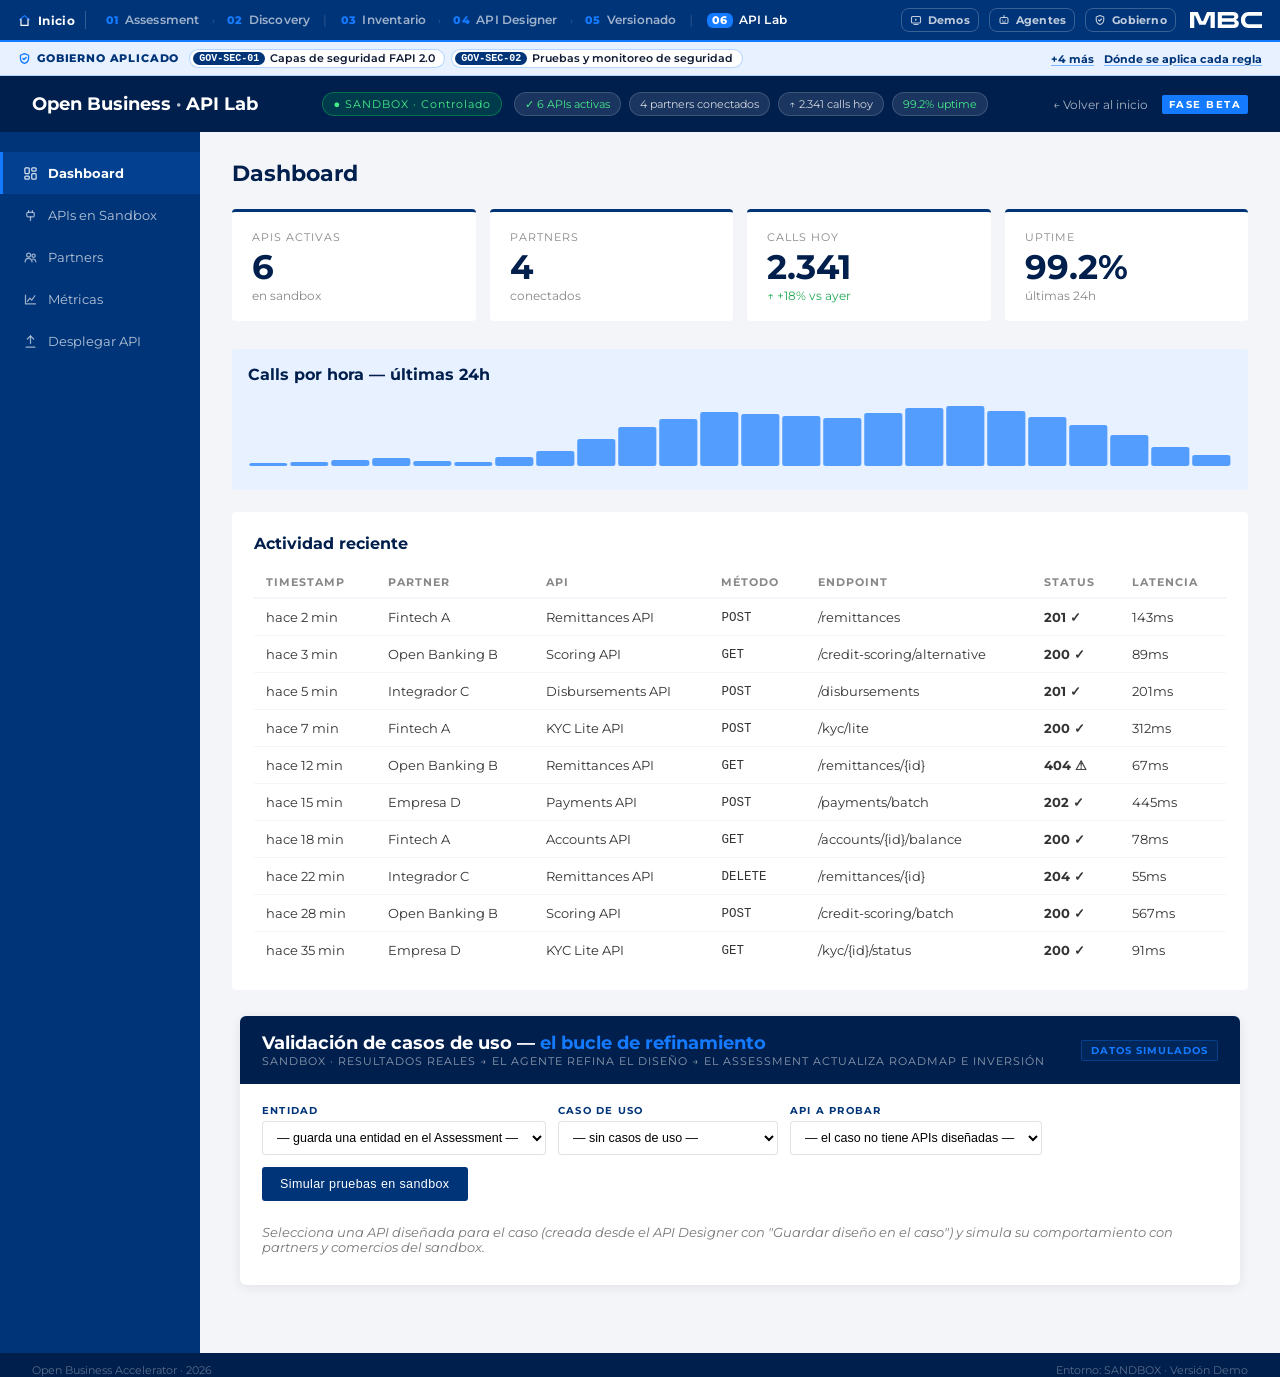
<file: stages/3-api-lab/index.html>
<!DOCTYPE html>
<html lang="es">
<head>
  <meta charset="UTF-8">
  <meta name="viewport" content="width=device-width, initial-scale=1.0">
  <title>API Lab · Open Business Accelerator</title>
<link rel="icon" type="image/svg+xml" href="../../assets/favicon.svg"><link rel="alternate icon" type="image/png" href="../../assets/favicon.png">
<link rel="preconnect" href="https://fonts.googleapis.com">
<link href="https://fonts.googleapis.com/css2?family=Montserrat:wght@400;500;600;700;800&display=swap" rel="stylesheet">
<link rel="stylesheet" href="../../assets/mbc-tokens.css">
  <style>
    :root {
      --morado:    var(--mbc-navy);
      --accent:    var(--mbc-electric);
      --gris:      var(--bg);
      --blanco:    #FFFFFF;
      --morado-dk: var(--mbc-navy-deep);
    }
    *, *::before, *::after { box-sizing: border-box; margin: 0; padding: 0; }
    body { font-family:var(--sans); background: var(--bg); min-width: 1280px; min-height: 100vh; display: flex; flex-direction: column; }
    /* HEADER */
    header {
      background: var(--morado-dk);
      padding: 0 32px;
      height: 56px;
      display: flex;
      align-items: center;
      justify-content: space-between;
      flex-shrink: 0;
      /* sticky retirado: el scroll de esta página es interno (.main-area) y el
         header fijado se montaba sobre la barra de navegación de la plataforma */
    }
    .logo { font-family:var(--sans);font-weight:700; font-size: 18px; color: var(--blanco); }
    .logo span { color: rgba(255,255,255,.72); }
    .header-center { display: flex; align-items: center; gap: 12px; }
    .env-badge {
      background: rgba(0,180,80,0.18);
      border: 1px solid rgba(0,220,80,0.35);
      color: #44ee88;
      font-size: 11px;
      padding: 4px 10px;
      border-radius: 20px;
      letter-spacing: 1px;
    }
    .header-chips { display: flex; gap: 8px; }
    .chip {
      background: rgba(255,255,255,0.1);
      color: rgba(255,255,255,0.8);
      font-size: 11px;
      padding: 4px 10px;
      border-radius: 20px;
      border: 1px solid rgba(255,255,255,0.15);
    }
    .chip.ok { color: #44ee88; }
    .header-right { display: flex; align-items: center; gap: 14px; }
    .back-link { color: rgba(255,255,255,0.65); text-decoration: none; font-size: 12px; }
    .back-link:hover { color: var(--blanco); }
    .badge-beta { background: var(--accent); color: white; font-size: 10px; font-weight: bold; letter-spacing: 1.5px; padding: 3px 7px; border-radius: 2px; }
    /* LAYOUT */
    .app-body { display: flex; flex: 1; min-height: 0; }
    /* SIDEBAR */
    /* Barra lateral del Lab: selector con clase para no colisionar con la barra de la plataforma (nav.obx-nav) */
    nav.lab-nav {
      width: 200px;
      flex-shrink: 0;
      background: var(--morado);
      display: flex;
      flex-direction: column;
      padding-top: 20px;
    }
    .nav-item svg { flex:0 0 auto; opacity:.85; }
    .nav-item {
      padding: 13px 20px;
      color: rgba(255,255,255,0.7);
      font-size: 13px;
      cursor: pointer;
      display: flex;
      align-items: center;
      gap: 10px;
      border-left: 3px solid transparent;
      transition: all 0.2s;
      user-select: none;
    }
    .nav-item:hover { background: rgba(255,255,255,0.1); color: white; }
    .nav-item.active { background: rgba(20,122,255,0.18); color: white; border-left-color: var(--accent); font-weight: bold; }
    /* MAIN */
    .main-area { flex: 1; overflow-y: auto; padding: 28px 32px; }
    /* ─── SECTION TITLE ─── */
    .sec-title { font-family:var(--sans); font-size: 22px; font-weight:700; color: var(--morado-dk); margin-bottom: 22px; }
    /* ─── KPI CARDS ─── */
    .kpi-row { display: grid; grid-template-columns: repeat(4,1fr); gap: 14px; margin-bottom: 28px; }
    .kpi-card {
      background: white;
      border-radius: 4px;
      padding: 18px 20px;
      border-top: 3px solid var(--morado);
    }
    .kpi-label { font-size: 11px; color: #888; letter-spacing: 1px; text-transform: uppercase; margin-bottom: 6px; }
    .kpi-value { font-family:var(--sans);font-weight:700; font-size: 34px; color: var(--morado-dk); line-height: 1; margin-bottom: 4px; }
    .kpi-sub { font-size: 12px; color: #888; }
    .kpi-sub.up { color: #22aa55; }
    /* ─── TABLE ─── */
    .data-card { background: white; border-radius: 4px; padding: 22px; margin-bottom: 22px; }
    .data-card-title { font-family:var(--sans); font-size: 16px; font-weight:700; color: var(--morado-dk); margin-bottom: 14px; }
    table.data-table { width: 100%; border-collapse: collapse; }
    .data-table th { font-size: 11px; font-weight: bold; color: #888; letter-spacing: 1px; text-transform: uppercase; text-align: left; padding: 8px 12px; border-bottom: 2px solid var(--bg); }
    .data-table td { padding: 10px 12px; border-bottom: 1px solid var(--bg); font-size: 12.5px; color: #333; }
    .data-table tr:last-child td { border-bottom: none; }
    .data-table tr:hover td { background: var(--bg); }
    .status-ok { color: #22aa55; font-weight: bold; }
    .status-warn { color: #e07000; font-weight: bold; }
    .status-err { color: var(--accent); font-weight: bold; }
    /* SPARKLINE */
    .spark-wrap { background: var(--mbc-electric-soft); border-radius: 4px; padding: 16px; margin-bottom: 22px; }
    .spark-title { font-size: 12px; color: #888; margin-bottom: 10px; }
    /* API CARDS */
    .api-card {
      background: white;
      border-radius: 4px;
      margin-bottom: 10px;
      overflow: hidden;
      border: 1.5px solid #eee;
    }
    .api-card-header {
      padding: 14px 18px;
      display: flex;
      align-items: center;
      gap: 14px;
      cursor: pointer;
      transition: background 0.15s;
    }
    .api-card-header:hover { background: var(--bg); }
    .api-status-dot { width: 10px; height: 10px; border-radius: 50%; flex-shrink: 0; }
    .dot-active { background: #22aa55; }
    .dot-draft { background: #e0a000; }
    .api-name { font-weight: bold; font-size: 14px; color: var(--morado); flex: 1; }
    .api-meta { font-size: 11px; color: #888; }
    .api-badge { font-size: 10px; padding: 3px 8px; border-radius: 2px; font-weight: bold; letter-spacing: 1px; }
    .api-badge.active { background: #e8f8ee; color: #22aa55; border: 1px solid #b8e8cc; }
    .api-badge.draft { background: #fff8e8; color: #c07000; border: 1px solid #f0dca0; }
    .api-card-body { display: none; padding: 16px 18px; background: var(--bg); border-top: 1px solid var(--bg); }
    .api-card-body.open { display: block; }
    .api-stats-row { display: flex; gap: 24px; margin-bottom: 12px; }
    .api-stat { text-align: center; }
    .api-stat .v { font-family:var(--sans);font-weight:700; font-size: 20px; color: var(--accent); }
    .api-stat .l { font-size: 11px; color: #888; }
    .api-actions { display: flex; gap: 8px; flex-wrap: wrap; margin-top: 12px; }
    .btn-sm {
      padding: 7px 14px;
      font-size: 12px;
      border: 1.5px solid var(--morado);
      color: var(--morado);
      background: transparent;
      border-radius: 3px;
      cursor: pointer;
      transition: all 0.2s;
      text-decoration: none;
      display: inline-block;
    }
    .btn-sm:hover { background: var(--morado); color: white; }
    .btn-sm-accent { border-color: var(--accent); color: var(--accent); }
    .btn-sm-accent:hover { background: var(--accent); color: white; }
    /* FILTER PILLS */
    .filter-pills { display: flex; gap: 8px; margin-bottom: 16px; flex-wrap: wrap; }
    .pill {
      padding: 5px 14px;
      border-radius: 20px;
      font-size: 12px;
      cursor: pointer;
      border: 1.5px solid #ccc;
      color: #666;
      background: white;
      transition: all 0.15s;
    }
    .pill.active { background: var(--morado); color: white; border-color: var(--morado); }
    /* PARTNERS TABLE */
    .partner-row { cursor: pointer; }
    .partner-expand { display: none; background: var(--bg); }
    .partner-expand.open { display: table-row; }
    .partner-detail { padding: 16px 20px; }
    .partner-detail-grid { display: grid; grid-template-columns: repeat(3,1fr); gap: 16px; }
    .partner-cred { font-family:var(--mono); font-size: 12px; background: var(--bg); padding: 6px 10px; border-radius: 3px; color: var(--morado); }
    /* CHARTS */
    .chart-grid { display: grid; grid-template-columns: 1fr 1fr; gap: 18px; margin-bottom: 22px; }
    .chart-card { background: white; border-radius: 4px; padding: 20px; }
    .chart-card h3 { font-family:var(--sans); font-size: 15px; font-weight:700; color: var(--morado-dk); margin-bottom: 16px; }
    /* Bars */
    .hbar-row { display: flex; align-items: center; gap: 10px; margin-bottom: 10px; }
    .hbar-name { font-size: 12px; color: #444; width: 160px; flex-shrink: 0; text-align: right; }
    .hbar-wrap { flex: 1; background: var(--bg); border-radius: 3px; height: 18px; overflow: hidden; }
    .hbar { height: 18px; background: var(--accent); border-radius: 3px; transition: width 1s ease; }
    .hbar-val { font-size: 12px; color: var(--morado); font-weight: bold; width: 48px; }
    /* Donut */
    .donut-wrap { display: flex; align-items: center; gap: 20px; }
    .donut-legend { font-size: 12px; line-height: 2; }
    .legend-dot { display: inline-block; width: 10px; height: 10px; border-radius: 50%; margin-right: 6px; }
    /* Latency line */
    .latency-table { width: 100%; border-collapse: collapse; font-size: 12px; }
    .latency-table th { font-size: 11px; color: #888; text-align: left; padding: 6px 10px; border-bottom: 1px solid var(--bg); letter-spacing: 1px; text-transform: uppercase; }
    .latency-table td { padding: 9px 10px; border-bottom: 1px solid var(--bg); }
    /* DEPLOY */
    .deploy-step { background: white; border-radius: 4px; padding: 22px; margin-bottom: 14px; }
    .deploy-step-num { display: inline-flex; align-items: center; justify-content: center; width: 28px; height: 28px; background: var(--morado); color: white; border-radius: 50%; font-size: 13px; font-weight: bold; margin-right: 10px; }
    .deploy-step-title { font-family:var(--sans); font-size: 16px; font-weight:700; color: var(--morado-dk); }
    .radio-option { display: flex; align-items: center; gap: 10px; padding: 12px; border: 1.5px solid #ddd; border-radius: 3px; margin: 8px 0; cursor: pointer; font-size: 13px; color: #444; transition: border-color 0.2s; }
    .radio-option:hover { border-color: var(--accent); }
    .radio-option input { accent-color: var(--accent); }
    .form-row { display: grid; grid-template-columns: 1fr 1fr; gap: 14px; margin-top: 16px; }
    .form-group { display: flex; flex-direction: column; gap: 6px; }
    label.fl { font-size: 11px; font-weight: bold; color: var(--morado); letter-spacing: 0.5px; }
    select.finput, input.finput {
      padding: 9px 12px;
      border: 1.5px solid #ccc;
      border-radius: 3px;
      font-size: 13px;
      color: #333;
      font-family:var(--sans);
    }
    select.finput:focus, input.finput:focus { outline: none; border-color: var(--accent); }
    .check-row { display: flex; align-items: center; gap: 8px; font-size: 13px; color: #444; margin: 8px 0; }
    .check-row input { accent-color: var(--accent); width: 16px; height: 16px; }
    .btn-deploy {
      background: var(--morado);
      color: white;
      border: none;
      padding: 14px 36px;
      font-size: 16px;
      font-family:var(--sans);font-weight:700;
      cursor: pointer;
      border-radius: 3px;
      margin-top: 18px;
      transition: background 0.2s;
      display: flex;
      align-items: center;
      gap: 10px;
    }
    .btn-deploy:hover { background: var(--accent); }
    /* DEPLOY LOG */
    #deploy-log {
      display: none;
      background: var(--text);
      color: #a0e8a0;
      font-family:var(--mono);
      font-size: 12px;
      padding: 16px 20px;
      border-radius: 4px;
      margin-top: 14px;
      min-height: 140px;
      line-height: 1.8;
    }
    #deploy-toast {
      display: none;
      position: fixed;
      bottom: 32px;
      right: 32px;
      background: #22aa55;
      color: white;
      padding: 14px 22px;
      border-radius: 4px;
      font-size: 14px;
      font-weight: bold;
      z-index: 500;
      box-shadow: 0 4px 20px rgba(0,0,0,0.25);
    }
    /* MODAL */
    .modal-bg {
      display: none;
      position: fixed;
      inset: 0;
      background: rgba(0,0,0,0.5);
      z-index: 300;
      align-items: center;
      justify-content: center;
    }
    .modal-bg.open { display: flex; }
    .modal-box {
      background: white;
      border-radius: 6px;
      padding: 32px;
      width: 480px;
      max-width: 90vw;
    }
    .modal-title { font-family:var(--sans);font-weight:700; font-size: 20px; color: var(--morado-dk); margin-bottom: 18px; }
    .modal-text { font-size: 13px; color: #555; line-height: 1.6; margin-bottom: 22px; }
    .modal-close { background: var(--morado); color: white; border: none; padding: 10px 24px; border-radius: 3px; cursor: pointer; font-size: 14px; }
    .modal-close:hover { background: var(--accent); }
    /* INVITE MODAL */
    .invite-form { display: flex; flex-direction: column; gap: 12px; }
    /* SPINNER */
    .spinner {
      display: inline-block;
      width: 20px; height: 20px;
      border: 3px solid rgba(255,255,255,0.3);
      border-top-color: white;
      border-radius: 50%;
      animation: spin 0.7s linear infinite;
    }
    @keyframes spin { to { transform: rotate(360deg); } }
    /* Footer */
    footer { background: var(--morado-dk); padding: 10px 32px; font-size: 11px; color: rgba(255,255,255,0.35); display: flex; justify-content: space-between; flex-shrink: 0; }
  </style>
</head>
<body>
<!-- HEADER -->
<header>
  <div class="logo">Open Business <span>·</span> API Lab</div>
  <div class="header-center">
    <div class="env-badge">● SANDBOX · Controlado</div>
    <div class="header-chips">
      <span class="chip ok">✓ 6 APIs activas</span>
      <span class="chip">4 partners conectados</span>
      <span class="chip">↑ 2.341 calls hoy</span>
      <span class="chip ok">99.2% uptime</span>
    </div>
  </div>
  <div class="header-right">
    <a href="../../index.html" class="back-link">← Volver al inicio</a>
    <span class="badge-beta">FASE BETA</span>
  </div>
</header>

<div class="app-body">
  <!-- SIDEBAR -->
  <nav class="lab-nav">
    <div class="nav-item active" onclick="showSection('dashboard',this)"><svg width="15" height="15" viewBox="0 0 24 24" fill="none" stroke="currentColor" stroke-width="2" stroke-linecap="round" stroke-linejoin="round" aria-hidden="true"><rect x="3" y="3" width="7" height="9" rx="1.5"/><rect x="14" y="3" width="7" height="5" rx="1.5"/><rect x="14" y="12" width="7" height="9" rx="1.5"/><rect x="3" y="16" width="7" height="5" rx="1.5"/></svg> Dashboard</div>
    <div class="nav-item" onclick="showSection('apis',this)"><svg width="15" height="15" viewBox="0 0 24 24" fill="none" stroke="currentColor" stroke-width="2" stroke-linecap="round" stroke-linejoin="round" aria-hidden="true"><path d="M9 7V4M15 7V4"/><rect x="6" y="7" width="12" height="7" rx="2"/><path d="M12 14v6"/></svg> APIs en Sandbox</div>
    <div class="nav-item" onclick="showSection('partners',this)"><svg width="15" height="15" viewBox="0 0 24 24" fill="none" stroke="currentColor" stroke-width="2" stroke-linecap="round" stroke-linejoin="round" aria-hidden="true"><circle cx="9" cy="8" r="3.2"/><path d="M3.5 19a5.5 5.5 0 0 1 11 0"/><circle cx="17" cy="9" r="2.6"/><path d="M15.5 14.5a4.5 4.5 0 0 1 5 4.5"/></svg> Partners</div>
    <div class="nav-item" onclick="showSection('metrics',this)"><svg width="15" height="15" viewBox="0 0 24 24" fill="none" stroke="currentColor" stroke-width="2" stroke-linecap="round" stroke-linejoin="round" aria-hidden="true"><path d="M4 19V5M4 19h16"/><path d="m7 15 4-5 3 3 5-7"/></svg> Métricas</div>
    <div class="nav-item" onclick="showSection('deploy',this)"><svg width="15" height="15" viewBox="0 0 24 24" fill="none" stroke="currentColor" stroke-width="2" stroke-linecap="round" stroke-linejoin="round" aria-hidden="true"><path d="M12 3v12"/><path d="m7 8 5-5 5 5"/><path d="M5 21h14"/></svg> Desplegar API</div>
  </nav>

  <!-- MAIN -->
  <div class="main-area">

    <!-- ══ DASHBOARD ══ -->
    <div id="sec-dashboard">
      <div class="sec-title">Dashboard</div>
      <div class="kpi-row">
        <div class="kpi-card">
          <div class="kpi-label">APIs Activas</div>
          <div class="kpi-value">6</div>
          <div class="kpi-sub">en sandbox</div>
        </div>
        <div class="kpi-card">
          <div class="kpi-label">Partners</div>
          <div class="kpi-value">4</div>
          <div class="kpi-sub">conectados</div>
        </div>
        <div class="kpi-card">
          <div class="kpi-label">Calls hoy</div>
          <div class="kpi-value">2.341</div>
          <div class="kpi-sub up">↑ +18% vs ayer</div>
        </div>
        <div class="kpi-card">
          <div class="kpi-label">Uptime</div>
          <div class="kpi-value">99.2%</div>
          <div class="kpi-sub">últimas 24h</div>
        </div>
      </div>

      <!-- Mini chart -->
      <div class="data-card spark-wrap">
        <div class="data-card-title">Calls por hora — últimas 24h</div>
        <svg width="100%" height="72" id="sparkline" viewBox="0 0 800 72" preserveAspectRatio="none">
          <!-- Bars will be generated by JS -->
        </svg>
      </div>

      <!-- Activity table -->
      <div class="data-card">
        <div class="data-card-title">Actividad reciente</div>
        <table class="data-table">
          <thead>
            <tr>
              <th>Timestamp</th><th>Partner</th><th>API</th><th>Método</th><th>Endpoint</th><th>Status</th><th>Latencia</th>
            </tr>
          </thead>
          <tbody>
            <tr><td>hace 2 min</td><td>Fintech A</td><td>Remittances API</td><td><code>POST</code></td><td>/remittances</td><td class="status-ok">201 ✓</td><td>143ms</td></tr>
            <tr><td>hace 3 min</td><td>Open Banking B</td><td>Scoring API</td><td><code>GET</code></td><td>/credit-scoring/alternative</td><td class="status-ok">200 ✓</td><td>89ms</td></tr>
            <tr><td>hace 5 min</td><td>Integrador C</td><td>Disbursements API</td><td><code>POST</code></td><td>/disbursements</td><td class="status-ok">201 ✓</td><td>201ms</td></tr>
            <tr><td>hace 7 min</td><td>Fintech A</td><td>KYC Lite API</td><td><code>POST</code></td><td>/kyc/lite</td><td class="status-ok">200 ✓</td><td>312ms</td></tr>
            <tr><td>hace 12 min</td><td>Open Banking B</td><td>Remittances API</td><td><code>GET</code></td><td>/remittances/{id}</td><td class="status-warn">404 ⚠</td><td>67ms</td></tr>
            <tr><td>hace 15 min</td><td>Empresa D</td><td>Payments API</td><td><code>POST</code></td><td>/payments/batch</td><td class="status-ok">202 ✓</td><td>445ms</td></tr>
            <tr><td>hace 18 min</td><td>Fintech A</td><td>Accounts API</td><td><code>GET</code></td><td>/accounts/{id}/balance</td><td class="status-ok">200 ✓</td><td>78ms</td></tr>
            <tr><td>hace 22 min</td><td>Integrador C</td><td>Remittances API</td><td><code>DELETE</code></td><td>/remittances/{id}</td><td class="status-ok">204 ✓</td><td>55ms</td></tr>
            <tr><td>hace 28 min</td><td>Open Banking B</td><td>Scoring API</td><td><code>POST</code></td><td>/credit-scoring/batch</td><td class="status-ok">200 ✓</td><td>567ms</td></tr>
            <tr><td>hace 35 min</td><td>Empresa D</td><td>KYC Lite API</td><td><code>GET</code></td><td>/kyc/{id}/status</td><td class="status-ok">200 ✓</td><td>91ms</td></tr>
          </tbody>
        </table>
      </div>
    </div>

    <!-- ══ APIS ══ -->
    <div id="sec-apis" style="display:none">
      <div class="sec-title">APIs en Sandbox</div>
      <div class="filter-pills">
        <div class="pill active" onclick="filterAPIs('all',this)">Todas</div>
        <div class="pill" onclick="filterAPIs('active',this)">Activas</div>
        <div class="pill" onclick="filterAPIs('draft',this)">Borradores</div>
        <div class="pill" onclick="filterAPIs('alert',this)">Con alertas</div>
      </div>
      <div id="apis-list">
        <!-- API 1 -->
        <div class="api-card" data-status="active">
          <div class="api-card-header" onclick="toggleAPI(this)">
            <div class="api-status-dot dot-active"></div>
            <div class="api-name">Remittances API</div>
            <div class="api-meta">v1.0.0 · Equipo Créditos · ISO: pain.001 · 5 paths</div>
            <span class="api-badge active">ACTIVA</span>
          </div>
          <div class="api-card-body">
            <div class="api-stats-row">
              <div class="api-stat"><div class="v">847</div><div class="l">Calls hoy</div></div>
              <div class="api-stat"><div class="v">143ms</div><div class="l">Latencia p95</div></div>
              <div class="api-stat"><div class="v">0.2%</div><div class="l">Error rate</div></div>
              <div class="api-stat"><div class="v">3</div><div class="l">Partners</div></div>
            </div>
            <div class="api-actions">
              <button class="btn-sm">Ver docs</button>
              <button class="btn-sm">Ver métricas</button>
              <button class="btn-sm">Gestionar acceso</button>
              <button class="btn-sm btn-sm-accent" onclick="showPromoModal()">Promover a producción ↗</button>
            </div>
          </div>
        </div>
        <!-- API 2 -->
        <div class="api-card" data-status="active">
          <div class="api-card-header" onclick="toggleAPI(this)">
            <div class="api-status-dot dot-active"></div>
            <div class="api-name">Alternative Scoring API</div>
            <div class="api-meta">v2.1.0 · Equipo Data &amp; AI · ISO: — · 4 paths</div>
            <span class="api-badge active">ACTIVA</span>
          </div>
          <div class="api-card-body">
            <div class="api-stats-row">
              <div class="api-stat"><div class="v">412</div><div class="l">Calls hoy</div></div>
              <div class="api-stat"><div class="v">312ms</div><div class="l">Latencia p95</div></div>
              <div class="api-stat"><div class="v">0.8%</div><div class="l">Error rate</div></div>
              <div class="api-stat"><div class="v">2</div><div class="l">Partners</div></div>
            </div>
            <div class="api-actions">
              <button class="btn-sm">Ver docs</button>
              <button class="btn-sm">Ver métricas</button>
              <button class="btn-sm">Gestionar acceso</button>
              <button class="btn-sm btn-sm-accent" onclick="showPromoModal()">Promover a producción ↗</button>
            </div>
          </div>
        </div>
        <!-- API 3 -->
        <div class="api-card" data-status="active">
          <div class="api-card-header" onclick="toggleAPI(this)">
            <div class="api-status-dot dot-active"></div>
            <div class="api-name">KYC Lite API</div>
            <div class="api-meta">v1.2.0 · Equipo KYC · ISO: — · 3 paths</div>
            <span class="api-badge active">ACTIVA</span>
          </div>
          <div class="api-card-body">
            <div class="api-stats-row">
              <div class="api-stat"><div class="v">298</div><div class="l">Calls hoy</div></div>
              <div class="api-stat"><div class="v">267ms</div><div class="l">Latencia p95</div></div>
              <div class="api-stat"><div class="v">1.1%</div><div class="l">Error rate</div></div>
              <div class="api-stat"><div class="v">2</div><div class="l">Partners</div></div>
            </div>
            <div class="api-actions">
              <button class="btn-sm">Ver docs</button><button class="btn-sm">Ver métricas</button>
              <button class="btn-sm">Gestionar acceso</button>
              <button class="btn-sm btn-sm-accent" onclick="showPromoModal()">Promover a producción ↗</button>
            </div>
          </div>
        </div>
        <!-- API 4 -->
        <div class="api-card" data-status="active">
          <div class="api-card-header" onclick="toggleAPI(this)">
            <div class="api-status-dot dot-active"></div>
            <div class="api-name">Disbursements API</div>
            <div class="api-meta">v1.0.0 · Equipo Pagos · ISO: pacs.008 · 6 paths</div>
            <span class="api-badge active">ACTIVA</span>
          </div>
          <div class="api-card-body">
            <div class="api-stats-row">
              <div class="api-stat"><div class="v">521</div><div class="l">Calls hoy</div></div>
              <div class="api-stat"><div class="v">198ms</div><div class="l">Latencia p95</div></div>
              <div class="api-stat"><div class="v">0.0%</div><div class="l">Error rate</div></div>
              <div class="api-stat"><div class="v">1</div><div class="l">Partners</div></div>
            </div>
            <div class="api-actions">
              <button class="btn-sm">Ver docs</button><button class="btn-sm">Ver métricas</button>
              <button class="btn-sm">Gestionar acceso</button>
              <button class="btn-sm btn-sm-accent" onclick="showPromoModal()">Promover a producción ↗</button>
            </div>
          </div>
        </div>
        <!-- API 5 -->
        <div class="api-card" data-status="active">
          <div class="api-card-header" onclick="toggleAPI(this)">
            <div class="api-status-dot dot-active"></div>
            <div class="api-name">Accounts Embedded API</div>
            <div class="api-meta">v3.0.1 · Equipo Banca Digital · ISO: camt.053 · 8 paths</div>
            <span class="api-badge active">ACTIVA</span>
          </div>
          <div class="api-card-body">
            <div class="api-stats-row">
              <div class="api-stat"><div class="v">189</div><div class="l">Calls hoy</div></div>
              <div class="api-stat"><div class="v">89ms</div><div class="l">Latencia p95</div></div>
              <div class="api-stat"><div class="v">0.3%</div><div class="l">Error rate</div></div>
              <div class="api-stat"><div class="v">3</div><div class="l">Partners</div></div>
            </div>
            <div class="api-actions">
              <button class="btn-sm">Ver docs</button><button class="btn-sm">Ver métricas</button>
              <button class="btn-sm">Gestionar acceso</button>
              <button class="btn-sm btn-sm-accent" onclick="showPromoModal()">Promover a producción ↗</button>
            </div>
          </div>
        </div>
        <!-- API 6 -->
        <div class="api-card" data-status="alert">
          <div class="api-card-header" onclick="toggleAPI(this)">
            <div class="api-status-dot dot-active"></div>
            <div class="api-name">Batch Payments API</div>
            <div class="api-meta">v1.1.0 · Equipo Pagos · ISO: pain.001 · 4 paths</div>
            <span class="api-badge" style="background:#fff3e8;color:#c07000;border:1px solid #f0dca0;">⚠ REVISAR</span>
          </div>
          <div class="api-card-body">
            <div class="api-stats-row">
              <div class="api-stat"><div class="v">74</div><div class="l">Calls hoy</div></div>
              <div class="api-stat"><div class="v">445ms</div><div class="l">Latencia p95</div></div>
              <div class="api-stat"><div class="v" style="color:#e07000">2.1%</div><div class="l">Error rate</div></div>
              <div class="api-stat"><div class="v">1</div><div class="l">Partners</div></div>
            </div>
            <div class="api-actions">
              <button class="btn-sm">Ver docs</button><button class="btn-sm">Ver métricas</button>
              <button class="btn-sm">Gestionar acceso</button>
              <button class="btn-sm btn-sm-accent" onclick="showPromoModal()">Promover a producción ↗</button>
            </div>
          </div>
        </div>
        <!-- API 7 DRAFT -->
        <div class="api-card" data-status="draft">
          <div class="api-card-header" onclick="toggleAPI(this)">
            <div class="api-status-dot dot-draft"></div>
            <div class="api-name">Insurance Embedded API</div>
            <div class="api-meta">v0.1.0 · Equipo Seguros · ISO: — · 3 paths planificados</div>
            <span class="api-badge draft">BORRADOR</span>
          </div>
          <div class="api-card-body">
            <div style="font-size:13px;color:#888;margin-bottom:12px;">Estado: en revisión · 0 paths diseñados / 3 planificados</div>
            <div class="api-actions">
              <a href="../2-api-design/api-designer.html" class="btn-sm btn-sm-accent">Diseñar con Agente IA →</a>
              <button class="btn-sm">Ver borrador</button>
            </div>
          </div>
        </div>
        <!-- API 8 DRAFT -->
        <div class="api-card" data-status="draft">
          <div class="api-card-header" onclick="toggleAPI(this)">
            <div class="api-status-dot dot-draft"></div>
            <div class="api-name">Gig Credit API</div>
            <div class="api-meta">v0.2.0 · Equipo Créditos · ISO: — · 4 paths diseñados</div>
            <span class="api-badge draft">BORRADOR</span>
          </div>
          <div class="api-card-body">
            <div style="font-size:13px;color:#888;margin-bottom:12px;">Estado: pendiente aprobación · 4 paths diseñados</div>
            <div class="api-actions">
              <a href="../2-api-design/api-designer.html" class="btn-sm btn-sm-accent">Diseñar con Agente IA →</a>
              <button class="btn-sm">Ver borrador</button>
              <button class="btn-sm">Solicitar revisión</button>
            </div>
          </div>
        </div>
      </div>
    </div>

    <!-- ══ PARTNERS ══ -->
    <div id="sec-partners" style="display:none">
      <div class="sec-title">Partners</div>
      <div class="data-card">
        <table class="data-table" id="partners-table">
          <thead>
            <tr>
              <th>Partner</th><th>Tipo</th><th>Estado</th><th>APIs autorizadas</th><th>Calls hoy</th><th>SLA</th><th>Acceso desde</th><th></th>
            </tr>
          </thead>
          <tbody>
            <tr class="partner-row" onclick="togglePartner('pA')">
              <td>Fintech Partner A</td><td>Fintech</td>
              <td><span style="color:#22aa55;font-weight:bold;">ACTIVO</span></td>
              <td>Remittances, KYC Lite, Accounts</td><td>486</td><td>99.8%</td><td>hace 8 días</td>
              <td>▸</td>
            </tr>
            <tr id="pA" class="partner-expand">
              <td colspan="8">
                <div class="partner-detail">
                  <div class="partner-detail-grid">
                    <div>
                      <div style="font-size:11px;color:#888;margin-bottom:4px;">CLIENT ID</div>
                      <div class="partner-cred">sk_sandbox_••••••••••••••••</div>
                    </div>
                    <div>
                      <div style="font-size:11px;color:#888;margin-bottom:4px;">RATE LIMIT</div>
                      <div style="font-size:13px;">100 req/min · 10.000/día</div>
                    </div>
                    <div class="api-actions">
                      <button class="btn-sm">Gestionar acceso</button>
                      <button class="btn-sm" style="border-color:#e00;color:#e00;">Revocar</button>
                      <button class="btn-sm">Ver historial</button>
                    </div>
                  </div>
                </div>
              </td>
            </tr>
            <tr class="partner-row" onclick="togglePartner('pB')">
              <td>Open Banking B</td><td>Aggregador</td>
              <td><span style="color:#e07000;font-weight:bold;">TESTING</span></td>
              <td>Scoring, Remittances</td><td>274</td><td>98.1%</td><td>hace 4 días</td>
              <td>▸</td>
            </tr>
            <tr id="pB" class="partner-expand">
              <td colspan="8">
                <div class="partner-detail">
                  <div class="partner-detail-grid">
                    <div><div style="font-size:11px;color:#888;margin-bottom:4px;">CLIENT ID</div><div class="partner-cred">sk_sandbox_••••••••••••••••</div></div>
                    <div><div style="font-size:11px;color:#888;margin-bottom:4px;">RATE LIMIT</div><div style="font-size:13px;">50 req/min · 5.000/día</div></div>
                    <div class="api-actions"><button class="btn-sm">Gestionar acceso</button><button class="btn-sm" style="border-color:#e00;color:#e00;">Revocar</button><button class="btn-sm">Ver historial</button></div>
                  </div>
                </div>
              </td>
            </tr>
            <tr class="partner-row" onclick="togglePartner('pC')">
              <td>Integrador C</td><td>SI</td>
              <td><span style="color:#e07000;font-weight:bold;">TESTING</span></td>
              <td>Disbursements, Remittances</td><td>181</td><td>100%</td><td>hace 2 días</td>
              <td>▸</td>
            </tr>
            <tr id="pC" class="partner-expand">
              <td colspan="8">
                <div class="partner-detail">
                  <div class="partner-detail-grid">
                    <div><div style="font-size:11px;color:#888;margin-bottom:4px;">CLIENT ID</div><div class="partner-cred">sk_sandbox_••••••••••••••••</div></div>
                    <div><div style="font-size:11px;color:#888;margin-bottom:4px;">RATE LIMIT</div><div style="font-size:13px;">100 req/min · 8.000/día</div></div>
                    <div class="api-actions"><button class="btn-sm">Gestionar acceso</button><button class="btn-sm" style="border-color:#e00;color:#e00;">Revocar</button><button class="btn-sm">Ver historial</button></div>
                  </div>
                </div>
              </td>
            </tr>
            <tr class="partner-row" onclick="togglePartner('pD')">
              <td>Empresa D</td><td>Corporativo</td>
              <td><span style="color:#888;font-weight:bold;">EN ESPERA</span></td>
              <td>Batch Payments, Accounts</td><td>—</td><td>—</td><td>pendiente</td>
              <td>▸</td>
            </tr>
            <tr id="pD" class="partner-expand">
              <td colspan="8">
                <div class="partner-detail">
                  <div style="font-size:13px;color:#888;">Pendiente de activación. Acceso no concedido aún.</div>
                  <div class="api-actions" style="margin-top:10px;"><button class="btn-sm btn-sm-accent">Activar acceso</button></div>
                </div>
              </td>
            </tr>
          </tbody>
        </table>
      </div>
      <button class="btn-sm btn-sm-accent" style="margin-top:8px;padding:10px 20px;" onclick="document.getElementById('invite-modal').classList.add('open')">+ Invitar nuevo partner</button>
    </div>

    <!-- ══ METRICS ══ -->
    <div id="sec-metrics" style="display:none">
      <div class="sec-title">Métricas</div>
      <div class="chart-grid">
        <!-- Bar chart -->
        <div class="chart-card">
          <h3>Calls por API (hoy)</h3>
          <div id="hbars">
            <div class="hbar-row"><span class="hbar-name">Remittances API</span><div class="hbar-wrap"><div class="hbar" id="hb1" style="width:0%" data-w="100"></div></div><span class="hbar-val">847</span></div>
            <div class="hbar-row"><span class="hbar-name">Disbursements API</span><div class="hbar-wrap"><div class="hbar" id="hb2" style="width:0%" data-w="62"></div></div><span class="hbar-val">521</span></div>
            <div class="hbar-row"><span class="hbar-name">Alt. Scoring</span><div class="hbar-wrap"><div class="hbar" id="hb3" style="width:0%" data-w="49"></div></div><span class="hbar-val">412</span></div>
            <div class="hbar-row"><span class="hbar-name">KYC Lite API</span><div class="hbar-wrap"><div class="hbar" id="hb4" style="width:0%" data-w="35"></div></div><span class="hbar-val">298</span></div>
            <div class="hbar-row"><span class="hbar-name">Accounts Embedded</span><div class="hbar-wrap"><div class="hbar" id="hb5" style="width:0%" data-w="22"></div></div><span class="hbar-val">189</span></div>
            <div class="hbar-row"><span class="hbar-name">Batch Payments</span><div class="hbar-wrap"><div class="hbar" id="hb6" style="width:0%" data-w="9"></div></div><span class="hbar-val">74</span></div>
          </div>
        </div>
        <!-- Donut -->
        <div class="chart-card">
          <h3>Calls por partner (hoy)</h3>
          <div class="donut-wrap">
            <svg width="140" height="140" viewBox="0 0 140 140">
              <!-- Donut segments -->
              <circle cx="70" cy="70" r="50" fill="none" stroke="var(--bg)" stroke-width="26"/>
              <circle cx="70" cy="70" r="50" fill="none" stroke="var(--mbc-electric)" stroke-width="26"
                stroke-dasharray="65.4 314.2" stroke-dashoffset="0" transform="rotate(-90 70 70)"/>
              <circle cx="70" cy="70" r="50" fill="none" stroke="var(--mbc-navy)" stroke-width="26"
                stroke-dasharray="36.8 314.2" stroke-dashoffset="-65.4" transform="rotate(-90 70 70)"/>
              <circle cx="70" cy="70" r="50" fill="none" stroke="var(--mbc-navy)" stroke-width="26"
                stroke-dasharray="24.6 314.2" stroke-dashoffset="-102.2" transform="rotate(-90 70 70)"/>
              <circle cx="70" cy="70" r="50" fill="none" stroke="var(--line)" stroke-width="26"
                stroke-dasharray="187.4 314.2" stroke-dashoffset="-126.8" transform="rotate(-90 70 70)"/>
              <text x="70" y="67" text-anchor="middle" font-family="Montserrat, Arial, sans-serif" font-weight="800" font-size="18" fill="var(--mbc-navy-deep)">2.341</text>
              <text x="70" y="82" text-anchor="middle" font-family="Arial" font-size="10" fill="#888">calls</text>
            </svg>
            <div class="donut-legend">
              <div><span class="legend-dot" style="background:var(--mbc-electric);"></span>Fintech A: 486 (20.8%)</div>
              <div><span class="legend-dot" style="background:var(--mbc-navy);"></span>Open Banking B: 274 (11.7%)</div>
              <div><span class="legend-dot" style="background:var(--mbc-navy);"></span>Integrador C: 181 (7.8%)</div>
              <div><span class="legend-dot" style="background:var(--line);"></span>Resto: 1.400 (59.8%)</div>
            </div>
          </div>
        </div>
      </div>
      <!-- SLA Table -->
      <div class="data-card">
        <div class="data-card-title">Estado de SLA</div>
        <table class="latency-table">
          <thead>
            <tr><th>API</th><th>p50</th><th>p95</th><th>p99</th><th>SLA objetivo</th><th>Estado</th></tr>
          </thead>
          <tbody>
            <tr><td>Remittances API</td><td>89ms</td><td>143ms</td><td>312ms</td><td>500ms</td><td class="status-ok">✓ OK</td></tr>
            <tr><td>Alternative Scoring API</td><td>198ms</td><td>312ms</td><td>634ms</td><td>500ms</td><td class="status-ok">✓ OK</td></tr>
            <tr><td>KYC Lite API</td><td>145ms</td><td>267ms</td><td>489ms</td><td>500ms</td><td class="status-ok">✓ OK</td></tr>
            <tr><td>Disbursements API</td><td>112ms</td><td>198ms</td><td>401ms</td><td>500ms</td><td class="status-ok">✓ OK</td></tr>
            <tr><td>Accounts Embedded API</td><td>45ms</td><td>89ms</td><td>198ms</td><td>500ms</td><td class="status-ok">✓ OK</td></tr>
            <tr><td>Batch Payments API</td><td>287ms</td><td>445ms</td><td>891ms</td><td>500ms</td><td class="status-warn">⚠ REVISAR</td></tr>
          </tbody>
        </table>
      </div>
    </div>

    <!-- ══ DEPLOY ══ -->
    <div id="sec-deploy" style="display:none">
      <div class="sec-title">Desplegar API en Sandbox</div>
      <div style="background:#fff8e8;border:1px solid #f0dca0;border-radius:4px;padding:12px 16px;margin-bottom:18px;font-size:13px;color:#7a5000;">
        El YAML generado por el Agente de Diseño de APIs (Sección 2) se puede desplegar aquí directamente en un clic.
      </div>

      <!-- Step 1 -->
      <div class="deploy-step">
        <div style="margin-bottom:16px;">
          <span class="deploy-step-num">1</span>
          <span class="deploy-step-title">Selección del artefacto</span>
        </div>
        <label class="radio-option"><input type="radio" name="deploy-src" value="file"> Subir fichero OpenAPI YAML &nbsp; <span style="font-size:12px;color:#888;cursor:pointer;" onclick="event.stopPropagation()">[ Seleccionar archivo (mock) ]</span></label>
        <label class="radio-option"><input type="radio" name="deploy-src" value="draft" checked> Seleccionar de mis borradores &nbsp;
          <select class="finput" style="margin-left:8px;padding:4px 8px;font-size:12px;">
            <option>Gig Credit API v0.2.0</option>
            <option>Insurance Embedded API v0.1.0</option>
          </select>
        </label>
        <label class="radio-option"><input type="radio" name="deploy-src" value="agent"> Usar el último generado por el Agente IA</label>
      </div>

      <!-- Step 2 -->
      <div class="deploy-step">
        <div style="margin-bottom:16px;">
          <span class="deploy-step-num">2</span>
          <span class="deploy-step-title">Configuración del despliegue</span>
        </div>
        <div class="form-row">
          <div class="form-group">
            <label class="fl">NOMBRE EN SANDBOX</label>
            <input class="finput" type="text" value="Gig Credit API v0.2.0">
          </div>
          <div class="form-group">
            <label class="fl">ENTORNO</label>
            <input class="finput" type="text" value="● Sandbox" disabled style="background:#f5f5f5;color:#888;">
          </div>
          <div class="form-group">
            <label class="fl">RATE LIMIT</label>
            <select class="finput">
              <option>100 req/min</option>
              <option>500 req/min</option>
              <option>Sin límite</option>
            </select>
          </div>
          <div class="form-group">
            <label class="fl">PARTNERS AUTORIZADOS</label>
            <div style="background:#f8f8f8;border:1.5px solid #ccc;border-radius:3px;padding:8px 12px;font-size:13px;">
              <label class="check-row"><input type="checkbox" checked> Fintech Partner A</label>
              <label class="check-row"><input type="checkbox"> Open Banking B</label>
              <label class="check-row"><input type="checkbox" checked> Integrador C</label>
              <label class="check-row"><input type="checkbox"> Empresa D</label>
            </div>
          </div>
        </div>
        <label class="check-row" style="margin-top:12px;"><input type="checkbox" checked> Generar datos de respuesta automáticamente</label>
        <label class="check-row"><input type="checkbox" checked> Validar spec antes de desplegar</label>
      </div>

      <!-- Step 3 -->
      <div class="deploy-step">
        <div style="margin-bottom:16px;">
          <span class="deploy-step-num">3</span>
          <span class="deploy-step-title">Confirmación</span>
        </div>
        <button class="btn-deploy" id="btn-deploy" onclick="runDeploy()">
          Desplegar en Sandbox
        </button>
        <div id="deploy-log"></div>
      </div>
    </div>

  </div><!-- end main-area -->
</div><!-- end app-body -->

<!-- PROMOTION MODAL -->
<div class="modal-bg" id="promo-modal">
  <div class="modal-box">
    <div class="modal-title">Promover API a producción</div>
    <div class="modal-text">Esta acción promovería la API al entorno de producción. En la versión completa se requiere aprobación del equipo de Gobierno de APIs.</div>
    <button class="modal-close" onclick="document.getElementById('promo-modal').classList.remove('open')">Entendido</button>
  </div>
</div>

<!-- INVITE MODAL -->
<div class="modal-bg" id="invite-modal">
  <div class="modal-box">
    <div class="modal-title">Invitar nuevo partner</div>
    <div class="invite-form">
      <div class="form-group">
        <label class="fl">NOMBRE DEL PARTNER</label>
        <input class="finput" type="text" placeholder="Nombre del partner">
      </div>
      <div class="form-group">
        <label class="fl">EMAIL DE CONTACTO</label>
        <input class="finput" type="email" placeholder="email@empresa.com">
      </div>
      <div class="form-group">
        <label class="fl">APIS A AUTORIZAR</label>
        <div style="font-size:13px;line-height:2;">
          <label class="check-row"><input type="checkbox"> Remittances API</label>
          <label class="check-row"><input type="checkbox"> Alternative Scoring API</label>
          <label class="check-row"><input type="checkbox"> KYC Lite API</label>
          <label class="check-row"><input type="checkbox"> Disbursements API</label>
          <label class="check-row"><input type="checkbox"> Accounts Embedded API</label>
          <label class="check-row"><input type="checkbox"> Batch Payments API</label>
        </div>
      </div>
      <div class="form-group">
        <label class="fl">RATE LIMIT</label>
        <select class="finput"><option>Standard</option><option>Premium</option><option>Custom</option></select>
      </div>
      <div style="display:flex;gap:12px;margin-top:8px;">
        <button class="btn-deploy" style="padding:11px 22px;font-size:14px;font-family:var(--sans);" onclick="sendInvite()">Enviar invitación</button>
        <button class="modal-close" style="background:#888;" onclick="document.getElementById('invite-modal').classList.remove('open')">Cancelar</button>
      </div>
    </div>
  </div>
</div>

<!-- TOAST -->
<div id="deploy-toast"></div>

<!-- FOOTER -->
<footer>
  <span>Open Business Accelerator · 2026</span>
  <span>Entorno: SANDBOX · Versión Demo</span>
</footer>

<script>
  // ── SECTION NAVIGATION ──
  function showSection(id, el) {
    ['dashboard','apis','partners','metrics','deploy'].forEach(s => {
      document.getElementById('sec-'+s).style.display = s === id ? 'block' : 'none';
    });
    document.querySelectorAll('.nav-item').forEach(n => n.classList.remove('active'));
    el.classList.add('active');
    if (id === 'metrics') setTimeout(animateBars, 200);
  }

  // ── SPARKLINE ──
  document.addEventListener('DOMContentLoaded', () => {
    drawSparkline();
    setTimeout(animateBars, 400);
  });

  function drawSparkline() {
    const svg = document.getElementById('sparkline');
    if (!svg) return;
    const hours = [8,12,18,22,14,11,25,43,78,112,134,156,148,142,138,151,167,172,158,141,118,88,54,32];
    const max = Math.max(...hours);
    const W = 800, H = 68, pad = 4;
    const bw = Math.floor(W / hours.length) - 2;
    hours.forEach((v, i) => {
      const rect = document.createElementNS('http://www.w3.org/2000/svg','rect');
      const h = Math.max(3, Math.round((v/max) * (H - pad*2)));
      rect.setAttribute('x', i * (W / hours.length) + 1);
      rect.setAttribute('y', H - h);
      rect.setAttribute('width', bw);
      rect.setAttribute('height', h);
      rect.setAttribute('rx', '2');
      rect.setAttribute('fill', 'var(--mbc-electric)');
      rect.setAttribute('opacity', '0.7');
      svg.appendChild(rect);
    });
  }

  // ── API CARDS TOGGLE ──
  function toggleAPI(header) {
    const body = header.nextElementSibling;
    body.classList.toggle('open');
  }

  // ── API FILTER ──
  function filterAPIs(filter, el) {
    document.querySelectorAll('.filter-pills .pill').forEach(p => p.classList.remove('active'));
    el.classList.add('active');
    document.querySelectorAll('#apis-list .api-card').forEach(c => {
      const st = c.getAttribute('data-status');
      const show = filter === 'all' || filter === st || (filter === 'active' && st === 'active');
      c.style.display = show ? 'block' : 'none';
    });
  }

  // ── PARTNER EXPAND ──
  function togglePartner(id) {
    const row = document.getElementById(id);
    row.classList.toggle('open');
  }

  // ── METRICS BARS ──
  function animateBars() {
    document.querySelectorAll('.hbar').forEach(b => {
      const w = b.getAttribute('data-w');
      b.style.width = w + '%';
    });
    document.querySelectorAll('.pct-bar').forEach(b => {
      const w = b.getAttribute('data-w');
      if (w) b.style.width = w + '%';
    });
  }

  // ── PROMO MODAL ──
  function showPromoModal() {
    document.getElementById('promo-modal').classList.add('open');
  }

  // ── DEPLOY ──
  const logLines = [
    '[✓] Spec OpenAPI validada (OAS 3.1.0)',
    '[✓] Generando datos mock para los 4 endpoints...',
    '[✓] Configurando rate limits: 100 req/min',
    '[✓] Registrando en API Registry...',
    '[✓] Endpoint disponible en sandbox',
    '[✓] Despliegue completado en 3.2 segundos'
  ];

  function runDeploy() {
    const btn = document.getElementById('btn-deploy');
    btn.innerHTML = '<div class="spinner"></div> Desplegando...';
    btn.disabled = true;
    const log = document.getElementById('deploy-log');
    log.style.display = 'block';
    log.textContent = '';
    const now = new Date();
    const ts = () => {
      const d = new Date();
      return `[${String(d.getHours()).padStart(2,'0')}:${String(d.getMinutes()).padStart(2,'0')}:${String(d.getSeconds()).padStart(2,'0')}] `;
    };
    let i = 0;
    function addLine() {
      if (i < logLines.length) {
        log.textContent += ts() + logLines[i] + '\n';
        log.scrollTop = log.scrollHeight;
        i++;
        setTimeout(addLine, 400);
      } else {
        btn.innerHTML = 'Desplegar en Sandbox';
        btn.disabled = false;
        showToast('✓ API desplegada correctamente en sandbox');
      }
    }
    setTimeout(addLine, 600);
  }

  function showToast(msg) {
    const t = document.getElementById('deploy-toast');
    t.textContent = msg;
    t.style.display = 'block';
    setTimeout(() => { t.style.display = 'none'; }, 3500);
  }

  // ── INVITE ──
  function sendInvite() {
    document.getElementById('invite-modal').classList.remove('open');
    showToast('✓ Invitación enviada correctamente');
  }
</script>
<script type="module" src="lab-loop.js"></script>
<script src="../../assets/nav.js" data-current="api-lab"></script>
</body>
</html>
</file>
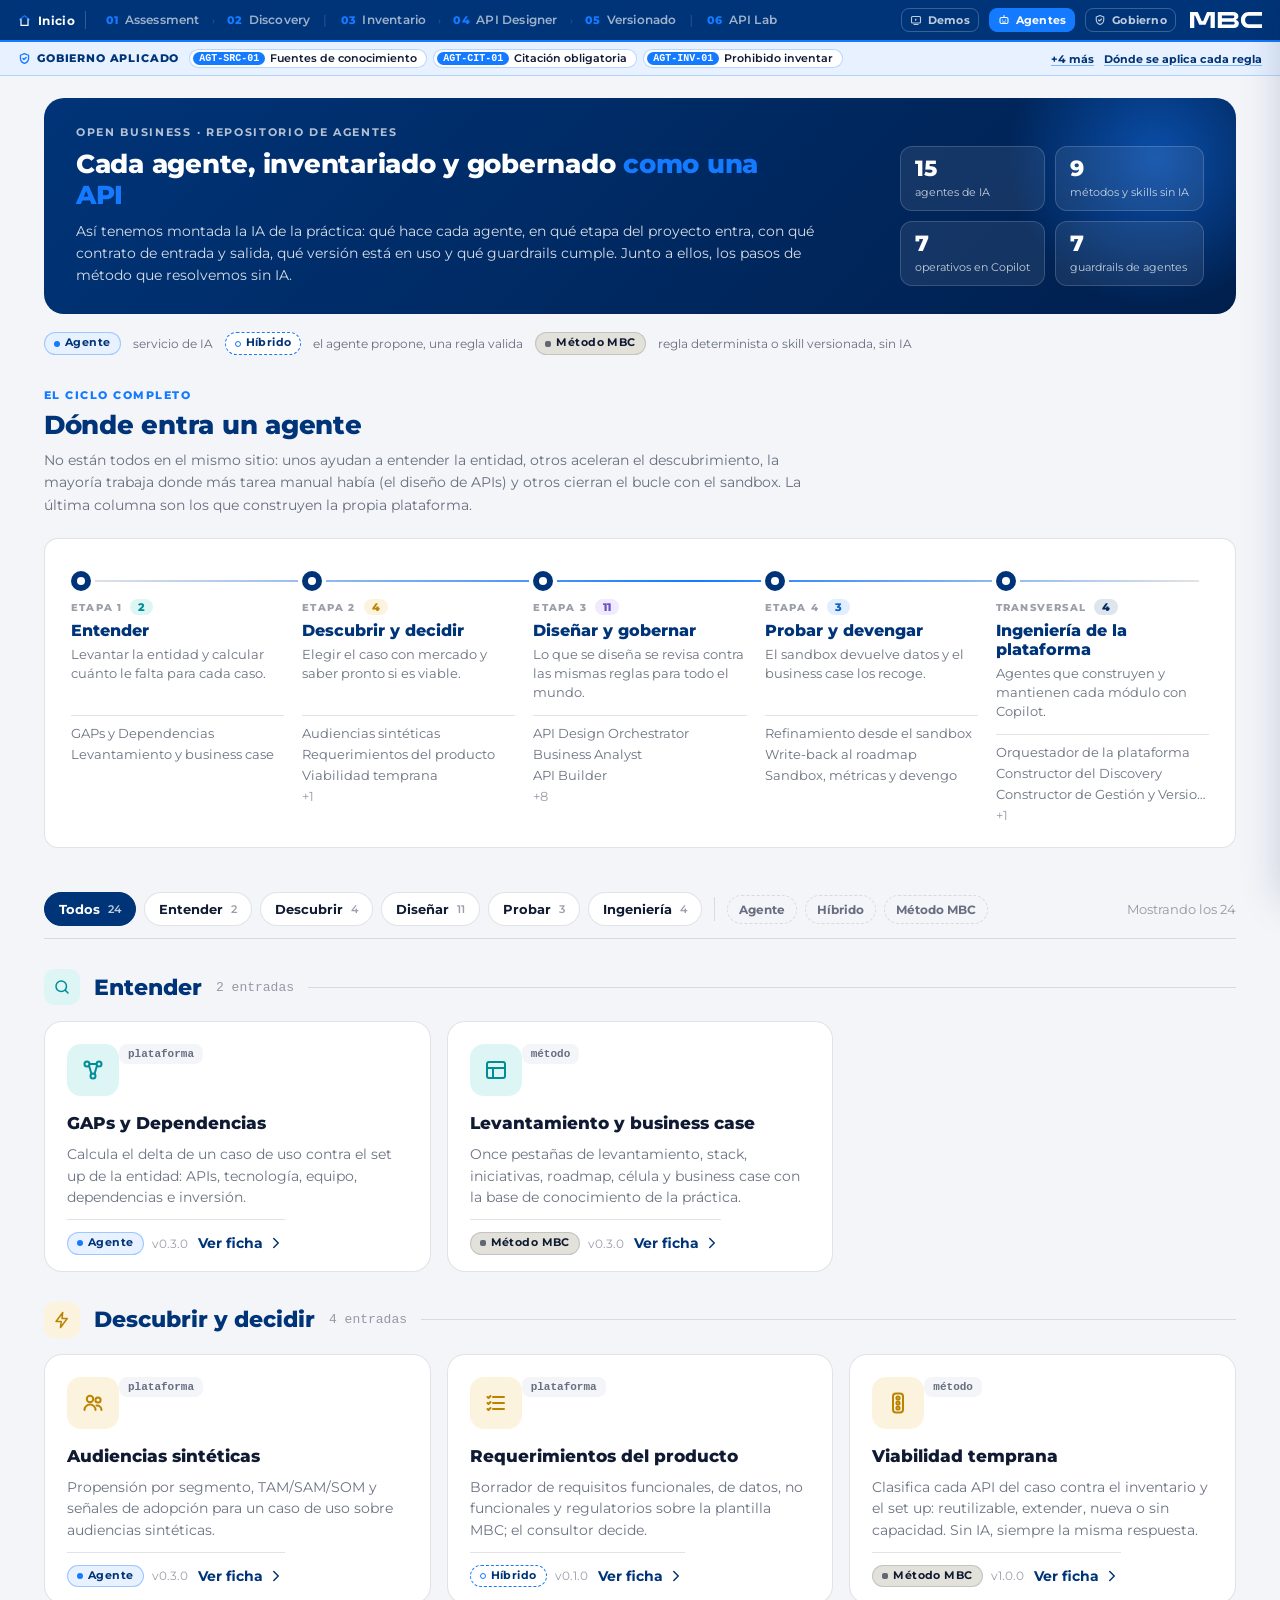
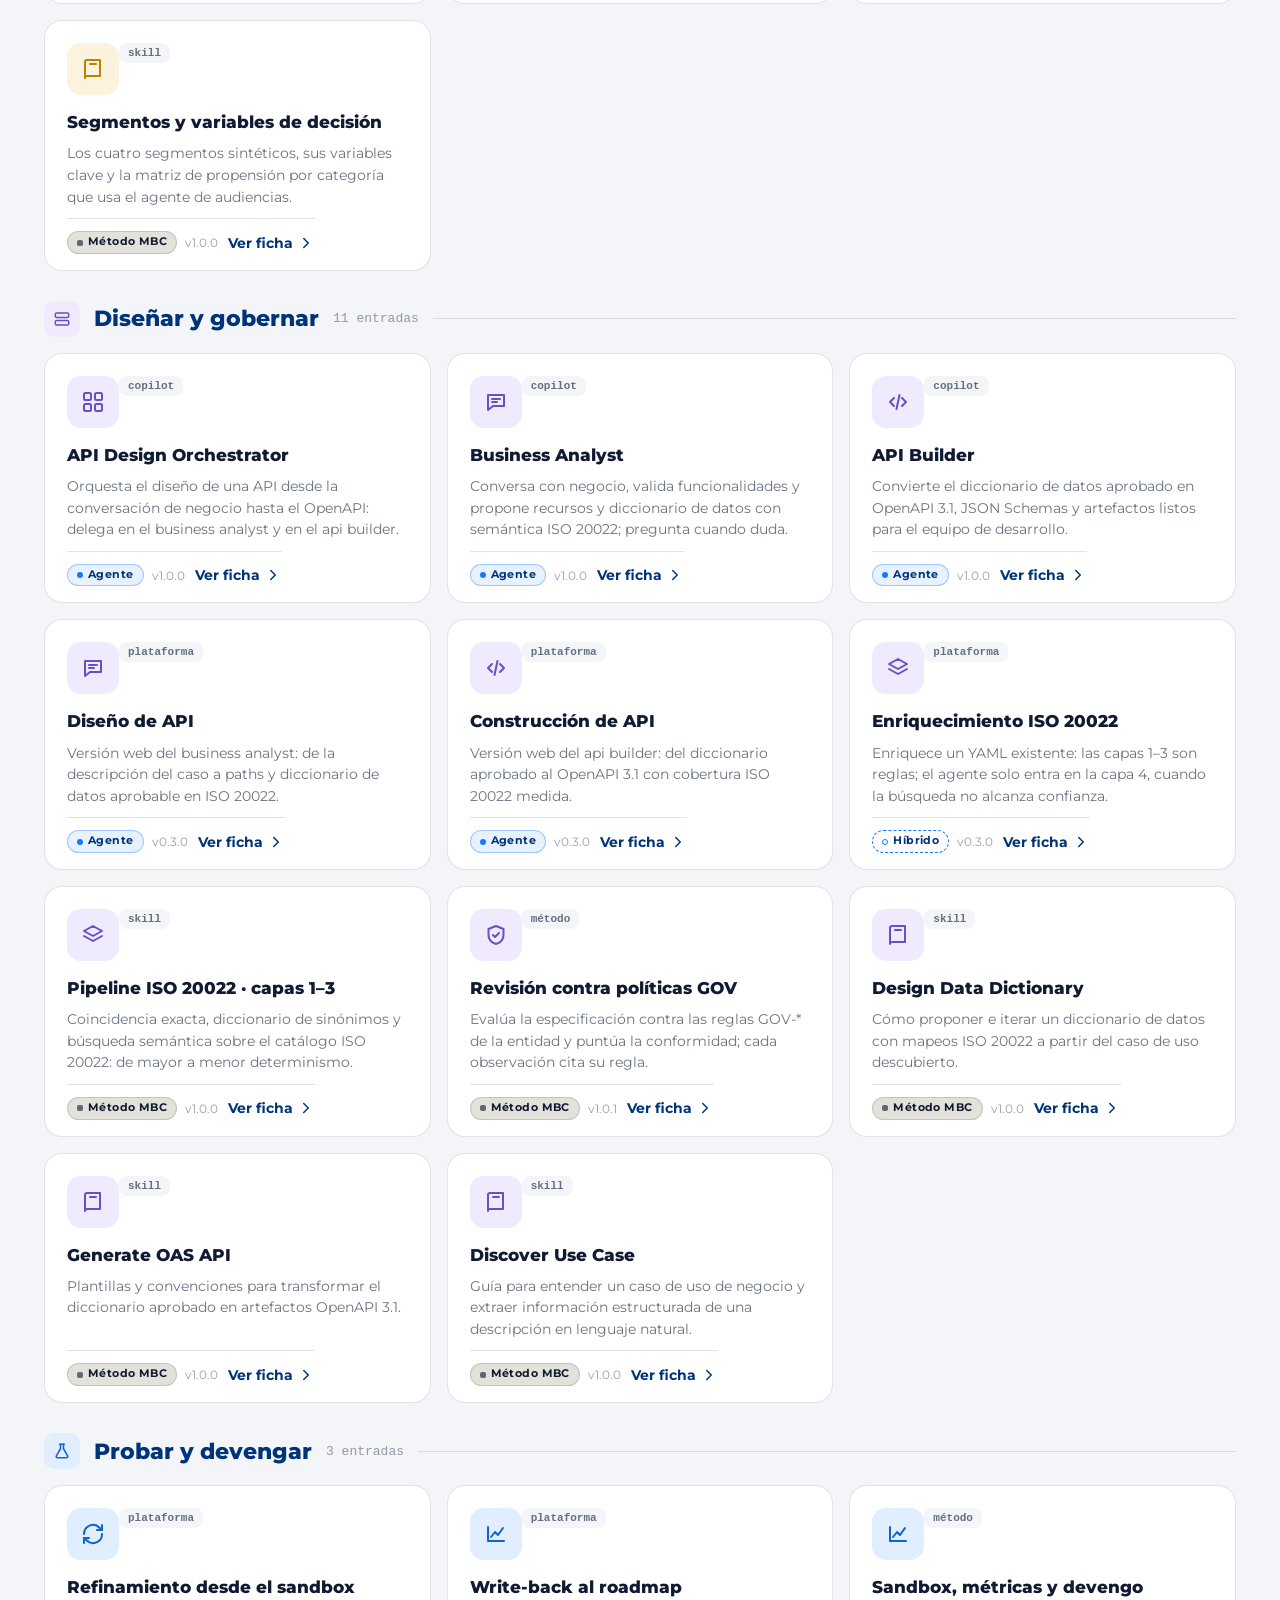
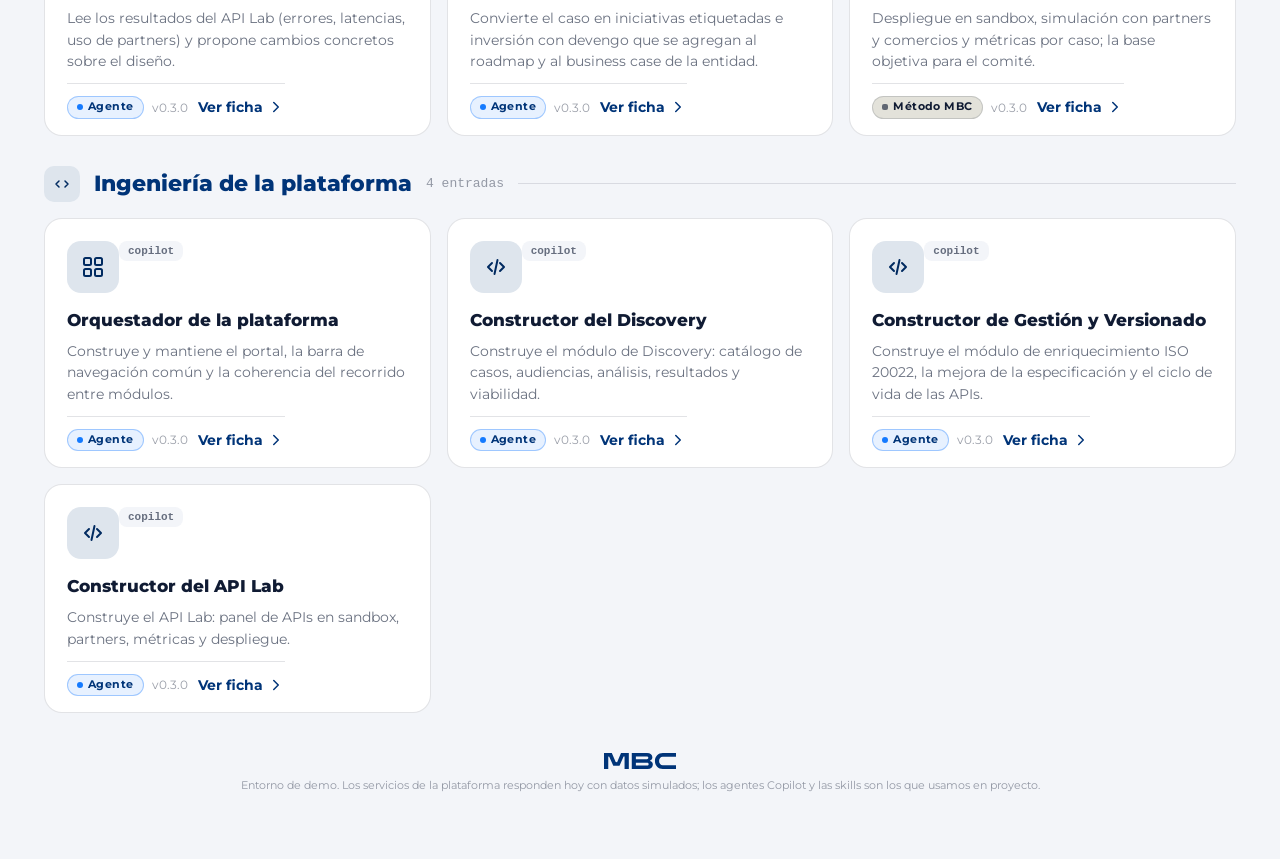
<file: stages/agentes/index.html>
<!DOCTYPE html>
<html lang="es">
<head>
<meta charset="UTF-8">
<meta name="viewport" content="width=device-width, initial-scale=1.0">
<title>Repositorio de agentes · Open Business Accelerator</title>
<meta name="description" content="Agentes y métodos de la práctica Open Business, inventariados y gobernados como APIs: contrato, versión, owner, ciclo de vida y guardrails.">
<link rel="icon" type="image/svg+xml" href="../../assets/favicon.svg"><link rel="alternate icon" type="image/png" href="../../assets/favicon.png">
<link rel="preconnect" href="https://fonts.googleapis.com">
<link href="https://fonts.googleapis.com/css2?family=Montserrat:wght@400;500;600;700;800&display=swap" rel="stylesheet">
<link rel="stylesheet" href="../../assets/mbc-tokens.css">
<style>
  /* Repositorio de agentes (F20 · D14). Colores por tokens de assets/mbc-tokens.css. */
  *,*::before,*::after{box-sizing:border-box;margin:0;padding:0;}
  body{font-family:var(--sans);background:var(--bg);color:var(--text);min-height:100vh;-webkit-font-smoothing:antialiased;}
  a{color:inherit;text-decoration:none;}
  .wrap{max-width:var(--maxw);margin:0 auto;padding:22px 24px 64px;}
  svg.i{width:18px;height:18px;flex:0 0 auto;}

  /* Hero */
  header.hero{background:linear-gradient(135deg,var(--mbc-navy) 0%,var(--mbc-navy-deep) 100%);border-radius:var(--radius-lg);color:#fff;padding:28px 32px;position:relative;overflow:hidden;display:grid;grid-template-columns:minmax(0,1fr) auto;gap:28px;align-items:end;}
  header.hero::after{content:"";position:absolute;right:-70px;top:-90px;width:300px;height:300px;border-radius:50%;background:radial-gradient(circle,rgba(20,122,255,.5),transparent 70%);}
  header.hero>*{position:relative;z-index:1;}
  .eyebrow{font-size:10.5px;font-weight:700;letter-spacing:.16em;text-transform:uppercase;color:rgba(255,255,255,.7);margin-bottom:10px;}
  header.hero h1{font-size:26px;font-weight:800;line-height:1.2;letter-spacing:-.01em;max-width:720px;margin-bottom:10px;}
  header.hero h1 .hl{color:var(--mbc-electric);}
  header.hero p{font-size:13.5px;line-height:1.6;color:rgba(255,255,255,.84);max-width:740px;}
  .kpis{display:grid;grid-template-columns:repeat(2,auto);gap:10px;}
  .kpi{background:rgba(255,255,255,.08);border:1px solid rgba(255,255,255,.16);border-radius:12px;padding:10px 14px;min-width:132px;}
  .kpi b{display:block;font-size:22px;font-weight:800;line-height:1.1;}
  .kpi span{font-size:11px;color:rgba(255,255,255,.75);}

  /* Leyenda del tipo */
  .leyenda{display:flex;gap:12px;flex-wrap:wrap;align-items:center;font-size:12px;color:var(--text-dim);margin:18px 0 0;}

  /* Ciclo */
  .ciclo{margin-top:34px;}
  .kicker{font-size:10.5px;font-weight:800;letter-spacing:.14em;text-transform:uppercase;color:var(--mbc-electric);margin-bottom:8px;}
  h2{font-size:26px;font-weight:800;color:var(--mbc-navy);letter-spacing:-.01em;line-height:1.2;}
  .lead{font-size:14px;line-height:1.6;color:var(--text-dim);max-width:780px;margin-top:8px;}
  .timeline{position:relative;display:grid;grid-template-columns:repeat(5,minmax(0,1fr));gap:18px;background:var(--panel);border:1px solid var(--line);border-radius:var(--radius);padding:30px 26px 24px;margin-top:22px;}
  .timeline::before{content:"";position:absolute;left:36px;right:36px;top:41px;height:2px;background:linear-gradient(90deg,var(--line),var(--mbc-electric) 55%,var(--line));}
  .et{position:relative;padding-top:30px;cursor:pointer;}
  .et .dot{position:absolute;top:2px;left:0;width:20px;height:20px;border-radius:50%;background:var(--mbc-navy);box-shadow:0 0 0 4px var(--panel);}
  .et .dot::after{content:"";position:absolute;inset:6px;border-radius:50%;background:#fff;}
  .et .lab{font-size:10px;font-weight:800;letter-spacing:.12em;text-transform:uppercase;color:var(--text-faint);display:flex;align-items:center;gap:8px;}
  .et .lab i{font-style:normal;letter-spacing:0;border-radius:var(--pill);padding:1px 8px;font-size:11px;}
  .et h3{font-size:16px;font-weight:800;color:var(--mbc-navy);margin:6px 0;}
  .et p{font-size:12.5px;line-height:1.5;color:var(--text-dim);min-height:57px;}
  .et ul{list-style:none;border-top:1px solid var(--line);margin-top:12px;padding-top:10px;display:grid;gap:6px;}
  .et li{font-size:12.5px;color:var(--text-dim);white-space:nowrap;overflow:hidden;text-overflow:ellipsis;}
  .et li.more{color:var(--text-faint);}
  .et:hover h3{color:var(--mbc-electric);}

  /* Filtros */
  .filtros{position:sticky;top:0;z-index:20;background:var(--bg);padding:14px 0 12px;margin-top:30px;display:flex;flex-wrap:wrap;gap:8px;align-items:center;border-bottom:1px solid var(--line);}
  .f{font-family:var(--sans);font-size:13px;font-weight:700;color:var(--text);background:var(--panel);border:1px solid var(--line);border-radius:var(--pill);padding:8px 14px;cursor:pointer;display:inline-flex;gap:8px;align-items:center;}
  .f small{font-size:11px;font-weight:600;color:var(--text-faint);}
  .f:hover{border-color:var(--mbc-electric);}
  .f.on{background:var(--mbc-navy);border-color:var(--mbc-navy);color:#fff;} .f.on small{color:rgba(255,255,255,.75);}
  .sep{width:1px;height:24px;background:var(--line);margin:0 4px;}
  .ft{font-size:12px;font-weight:700;color:var(--text-dim);background:transparent;border:1px dashed var(--line);border-radius:var(--pill);padding:6px 11px;cursor:pointer;font-family:var(--sans);}
  .ft.on{border-style:solid;border-color:var(--mbc-navy);color:var(--mbc-navy);background:var(--mbc-electric-soft);}
  .cuenta{margin-left:auto;font-size:12.5px;color:var(--text-faint);}

  /* Secciones y tarjetas */
  .sec{margin-top:30px;}
  .sec-h{display:flex;align-items:center;gap:14px;margin-bottom:16px;}
  .sec-ic{width:36px;height:36px;border-radius:10px;display:flex;align-items:center;justify-content:center;}
  .sec-h h3{font-size:22px;font-weight:800;color:var(--mbc-navy);}
  .sec-h .n{font-family:var(--mono);font-size:13px;color:var(--text-faint);}
  .sec-h .rule{flex:1;height:1px;background:var(--line);}
  .grid{display:grid;grid-template-columns:repeat(3,minmax(0,1fr));gap:16px;}
  .card{background:var(--panel);border:1px solid var(--line);border-radius:18px;padding:22px 22px 16px;display:flex;flex-direction:column;gap:10px;cursor:pointer;transition:.18s;text-align:left;font-family:var(--sans);}
  .card:hover{border-color:var(--mbc-electric);box-shadow:var(--shadow);transform:translateY(-2px);}
  .card .top{display:flex;justify-content:space-between;align-items:flex-start;}
  .card .ic{width:52px;height:52px;border-radius:14px;display:flex;align-items:center;justify-content:center;}
  .card .ic svg{width:24px;height:24px;}
  .tagp{font-family:var(--mono);font-size:11px;font-weight:700;color:var(--text-dim);background:var(--bg);border-radius:8px;padding:4px 9px;}
  .card h4{font-size:17px;font-weight:800;color:var(--text);margin-top:6px;line-height:1.3;}
  .card p{font-size:13.5px;line-height:1.6;color:var(--text-dim);}
  .card .foot{margin-top:auto;border-top:1px solid var(--line);padding-top:12px;display:flex;justify-content:space-between;align-items:center;gap:10px;}
  .card .foot .meta{font-size:12px;color:var(--text-faint);display:flex;gap:8px;align-items:center;flex-wrap:wrap;}
  .card .foot .go{font-size:13.5px;font-weight:700;color:var(--mbc-navy);display:flex;align-items:center;gap:4px;white-space:nowrap;}
  .card:hover .foot .go{color:var(--mbc-electric);}
  .vacio{background:var(--panel);border:1px dashed var(--line);border-radius:var(--radius);padding:24px;text-align:center;color:var(--text-dim);font-size:13px;}

  /* Colores por etapa */
  .e-entender{--c:var(--data-5);} .e-descubrir{--c:var(--warn);} .e-disenar{--c:var(--data-3);} .e-probar{--c:var(--mbc-electric);} .e-ingenieria{--c:var(--mbc-navy);}
  .tint{background:color-mix(in srgb,var(--c) 13%,white);color:color-mix(in srgb,var(--c) 80%,black);}

  /* Ficha */
  .scrim{position:fixed;inset:0;background:rgba(0,31,77,.35);opacity:0;pointer-events:none;transition:.2s;z-index:4000;}
  .scrim.on{opacity:1;pointer-events:auto;}
  .ficha{position:fixed;top:0;right:0;bottom:0;width:min(620px,100%);background:var(--panel);z-index:4001;transform:translateX(102%);transition:transform .25s ease;display:flex;flex-direction:column;box-shadow:-10px 0 40px rgba(0,31,77,.2);}
  .ficha.on{transform:none;}
  .fh{padding:22px 26px 18px;border-bottom:1px solid var(--line);display:flex;gap:16px;align-items:flex-start;}
  .fh .ic{width:52px;height:52px;border-radius:14px;display:flex;align-items:center;justify-content:center;flex:0 0 auto;}
  .fh .ic svg{width:24px;height:24px;}
  .fh h3{font-size:20px;font-weight:800;color:var(--mbc-navy);line-height:1.25;}
  .fh .chips{display:flex;gap:6px;flex-wrap:wrap;margin-top:8px;}
  .x{margin-left:auto;background:none;border:1px solid var(--line);border-radius:10px;width:36px;height:36px;cursor:pointer;color:var(--text-dim);display:flex;align-items:center;justify-content:center;flex:0 0 auto;}
  .x:hover{border-color:var(--mbc-electric);color:var(--mbc-navy);}
  .fb{padding:20px 26px 30px;overflow:auto;display:grid;gap:20px;}
  .fb .desc{font-size:14px;line-height:1.6;color:var(--text);}
  .blk .t{font-size:10.5px;font-weight:800;letter-spacing:.1em;text-transform:uppercase;color:var(--text-faint);margin-bottom:8px;display:flex;justify-content:space-between;align-items:center;}
  .blk .t a{letter-spacing:0;text-transform:none;font-size:11.5px;color:var(--mbc-navy);text-decoration:underline;text-decoration-color:rgba(20,122,255,.5);text-underline-offset:2px;}
  .ep{font-family:var(--mono);font-size:13px;color:var(--mbc-navy);background:var(--mbc-electric-soft);border:1px solid rgba(20,122,255,.25);border-radius:10px;padding:10px 12px;word-break:break-all;}
  .kv{display:grid;grid-template-columns:repeat(2,minmax(0,1fr));gap:10px;}
  .kv div{background:var(--bg);border-radius:10px;padding:10px 12px;}
  .kv small{display:block;font-size:10px;font-weight:800;letter-spacing:.08em;text-transform:uppercase;color:var(--text-faint);margin-bottom:3px;}
  .kv b{font-size:13px;color:var(--text);font-weight:700;}
  .kv a{color:var(--mbc-navy);text-decoration:underline;text-decoration-color:rgba(20,122,255,.5);text-underline-offset:2px;font-weight:700;font-size:13px;word-break:break-all;}
  .lc{display:flex;gap:4px;}
  .lc span{flex:1;text-align:center;font-size:10.5px;font-weight:700;color:var(--text-faint);background:var(--bg);border-radius:8px;padding:7px 4px;}
  .lc span.on{background:var(--mbc-navy);color:#fff;}
  .lc span.past{color:var(--mbc-navy);background:var(--mbc-electric-soft);}
  .code{display:grid;grid-template-columns:1fr 1fr;gap:10px;}
  .code div{background:var(--code-bg);border-radius:12px;padding:12px 14px;min-width:0;}
  .code small{display:block;font-size:10px;font-weight:800;letter-spacing:.12em;text-transform:uppercase;color:var(--code-key);margin-bottom:6px;}
  .code pre{font-family:var(--mono);font-size:11px;line-height:1.5;color:var(--code-str);white-space:pre-wrap;word-break:break-word;max-height:220px;overflow:auto;}
  .pol{list-style:none;display:grid;gap:8px;}
  .pol li{display:flex;gap:10px;align-items:flex-start;font-size:12.5px;line-height:1.5;color:var(--text);}
  .pol code{font-family:var(--mono);font-size:11px;font-weight:700;color:var(--mbc-navy);background:var(--mbc-electric-soft);border-radius:6px;padding:2px 6px;white-space:nowrap;}
  .aviso{display:flex;gap:10px;align-items:flex-start;background:var(--warn-soft);color:var(--warn-text);border-radius:10px;padding:10px 12px;font-size:12.5px;line-height:1.5;}
  .aviso.ok{background:var(--ok-soft);color:var(--ok);}
  .pill-e{font-size:10.5px;font-weight:800;border-radius:var(--pill);padding:3px 9px;}
  .pill-e.Simulado{background:var(--warn-soft);color:var(--warn-text);} .pill-e.Operativo{background:var(--ok-soft);color:var(--ok);} .pill-e.Piloto,.pill-e.Diseño{background:var(--mbc-electric-soft);color:var(--mbc-navy);}

  footer{margin-top:40px;text-align:center;font-size:11px;color:var(--text-faint);line-height:1.6;}
  footer .mbc-logo{height:16px;color:var(--mbc-navy);display:block;margin:0 auto 8px;}

  @media (max-width:1100px){.timeline{grid-template-columns:repeat(3,minmax(0,1fr));}.timeline::before{display:none;}.grid{grid-template-columns:repeat(2,minmax(0,1fr));}}
  @media (max-width:760px){header.hero{grid-template-columns:1fr;}.timeline,.grid,.code,.kv{grid-template-columns:1fr;}.et p{min-height:0;}.cuenta{margin-left:0;width:100%;}}
</style>
</head>
<body>
<div class="wrap">

  <header class="hero">
    <div>
      <div class="eyebrow">Open Business · Repositorio de agentes</div>
      <h1>Cada agente, inventariado y gobernado <span class="hl">como una API</span></h1>
      <p>Así tenemos montada la IA de la práctica: qué hace cada agente, en qué etapa del proyecto entra, con qué contrato de entrada y salida, qué versión está en uso y qué guardrails cumple. Junto a ellos, los pasos de método que resolvemos sin IA.</p>
    </div>
    <div class="kpis" id="kpis"></div>
  </header>

  <div class="leyenda">
    <span class="chip-agente">Agente</span><span>servicio de IA</span>
    <span class="chip-hibrido">Híbrido</span><span>el agente propone, una regla valida</span>
    <span class="chip-metodo">Método MBC</span><span>regla determinista o skill versionada, sin IA</span>
  </div>

  <section class="ciclo">
    <div class="kicker">El ciclo completo</div>
    <h2>Dónde entra un agente</h2>
    <p class="lead">No están todos en el mismo sitio: unos ayudan a entender la entidad, otros aceleran el descubrimiento, la mayoría trabaja donde más tarea manual había (el diseño de APIs) y otros cierran el bucle con el sandbox. La última columna son los que construyen la propia plataforma.</p>
    <div class="timeline" id="timeline"></div>
  </section>

  <div class="filtros" id="filtros"></div>
  <div id="secciones"></div>

  <footer>
    <svg class="mbc-logo" viewBox="0 0 3860.17 856.07" xmlns="http://www.w3.org/2000/svg" fill="currentColor" role="img" aria-label="MBC"><path d="M418.06 0 626.07 488.07 701.67 492.29 910.14 0 1328.21 0 1328.21 856.07 1100.17 856.07 1100.17 192.01 1048.6 192.48 830.28 684.35 496.03 682.1 280.46 194.49 228.04 192.01 228.04 856.07 0 856.07 0 0 418.06 0Z"/><path d="M3139.84 201 3860.17 201 3860.17 0 3148.64 0C3148.13 0 3147.62 0.01 3147.11 0.02 2906.1 1.66 2724.88 176.94 2724.88 428.03 2724.88 679.12 2905.48 852.72 3144.73 856.01 3145.07 856.01 3145.42 856.02 3145.76 856.03 3145.9 856.03 3146.05 856.03 3146.19 856.03 3147 856.04 3147.81 856.06 3148.63 856.06L3860.16 856.06 3860.16 655.06 3141.03 655.06C3033.15 651.52 2947.27 567.26 2947.27 428.02 2947.27 288.78 3029.79 204.6 3139.84 200.98Z"/><path d="M1485.95 0 2304.74 0C2482.07 0 2588.46 94.17 2588.46 231.14 2588.46 311.86 2550.55 384.01 2463.72 407.24L2463.72 426.81C2560.33 441.49 2614.14 508.75 2614.14 618.81 2614.14 765.56 2516.3 856.06 2334.08 856.06L1485.94 856.06 1485.94 0ZM2292.51 335.09C2345.1 335.09 2373.23 305.74 2373.23 259.27 2373.23 212.8 2345.1 183.45 2292.51 183.45L1706.08 183.45 1706.08 335.1 2292.51 335.1ZM2299.84 672.62C2357.32 672.62 2386.67 646.94 2386.67 595.57 2386.67 544.2 2357.32 518.52 2299.84 518.52L1706.08 518.52 1706.08 672.61 2299.84 672.61Z"/></svg>
    Entorno de demo. Los servicios de la plataforma responden hoy con datos simulados; los agentes Copilot y las skills son los que usamos en proyecto.
  </footer>
</div>

<div class="scrim" id="scrim"></div>
<aside class="ficha" id="ficha" aria-hidden="true" role="dialog" aria-label="Ficha del agente"></aside>

<script src="../../assets/agents-data.js"></script>
<script>
(function () {
  var A = window.OBA_AGENTS || [], E = window.OBA_AGENT_STAGES || [], P = window.OBA_AGENT_PLATFORMS || {},
      POL = window.OBA_AGENT_POLICIES || {}, LC = window.OBA_AGENT_LIFECYCLE || [], REPO = window.OBA_AGENT_REPO || '';
  var ROOT = '../../';
  var $ = function (id) { return document.getElementById(id); };
  var esc = function (s) { return String(s == null ? '' : s).replace(/&/g, '&amp;').replace(/</g, '&lt;').replace(/"/g, '&quot;'); };
  var sv = function (d, c) { return '<svg class="i ' + (c || '') + '" viewBox="0 0 24 24" fill="none" stroke="currentColor" stroke-width="2" stroke-linecap="round" stroke-linejoin="round" aria-hidden="true">' + d + '</svg>'; };
  var ICON = {
    grafo: '<circle cx="6" cy="6" r="2.5"/><circle cx="18" cy="6" r="2.5"/><circle cx="12" cy="18" r="2.5"/><path d="M8 7.5 10.5 16M16 7.5 13.5 16M8.5 6h7"/>',
    tabla: '<rect x="3" y="4" width="18" height="16" rx="2"/><path d="M3 10h18M9 10v10"/>',
    personas: '<circle cx="9" cy="8" r="3.2"/><path d="M3.5 19a5.5 5.5 0 0 1 11 0"/><circle cx="17" cy="9" r="2.6"/><path d="M15.5 14.5a4.5 4.5 0 0 1 5 4.5"/>',
    lista: '<path d="M9 6h11M9 12h11M9 18h11"/><path d="m3.5 6 1 1 2-2M3.5 12l1 1 2-2M3.5 18l1 1 2-2"/>',
    semaforo: '<rect x="7" y="2.5" width="10" height="19" rx="3"/><circle cx="12" cy="7" r="1.6"/><circle cx="12" cy="12" r="1.6"/><circle cx="12" cy="17" r="1.6"/>',
    libro: '<path d="M4 5a2 2 0 0 1 2-2h13v16H6a2 2 0 0 0-2 2z"/><path d="M4 19V5"/><path d="M9 7h6"/>',
    orquesta: '<rect x="3" y="3" width="7" height="7" rx="1.5"/><rect x="14" y="3" width="7" height="7" rx="1.5"/><rect x="3" y="14" width="7" height="7" rx="1.5"/><rect x="14" y="14" width="7" height="7" rx="1.5"/>',
    chat: '<path d="M4 5h16v11H9l-5 4z"/><path d="M8 9h8M8 12h5"/>',
    codigo: '<path d="m8 8-4 4 4 4M16 8l4 4-4 4M13.5 5l-3 14"/>',
    capas: '<path d="m12 3 9 5-9 5-9-5z"/><path d="m3 13 9 5 9-5"/>',
    escudo: '<path d="M12 3 4.5 6v5.5c0 4.6 3.2 8.2 7.5 9.5 4.3-1.3 7.5-4.9 7.5-9.5V6L12 3z"/><path d="m9 12 2 2 4-4"/>',
    bucle: '<path d="M3 12a9 9 0 0 1 15.5-6.3L21 8"/><path d="M21 3v5h-5"/><path d="M21 12a9 9 0 0 1-15.5 6.3L3 16"/><path d="M3 21v-5h5"/>',
    grafica: '<path d="M4 19V5M4 19h16"/><path d="m7 15 4-5 3 3 5-7"/>',
    etapa: { entender: '<circle cx="11" cy="11" r="7"/><path d="m20 20-3.5-3.5"/>', descubrir: '<path d="M13 2 4 14h7l-1 8 9-12h-7l1-8z"/>', disenar: '<rect x="3" y="4" width="18" height="6" rx="2"/><rect x="3" y="14" width="18" height="6" rx="2"/>', probar: '<path d="M9 3h6"/><path d="M10 3v6L4.5 18.5A1.7 1.7 0 0 0 6 21h12a1.7 1.7 0 0 0 1.5-2.5L14 9V3"/>', ingenieria: '<path d="m8 8-4 4 4 4M16 8l4 4-4 4"/>' }
  };
  var TIPO = { agente: ['chip-agente', 'Agente'], hibrido: ['chip-hibrido', 'Híbrido'], metodo: ['chip-metodo', 'Método MBC'] };
  var sel = { etapa: null, tipo: null };

  // KPIs
  var n = function (f) { return A.filter(f).length; };
  $('kpis').innerHTML = [
    [n(function (a) { return a.tipo !== 'metodo'; }), 'agentes de IA'],
    [n(function (a) { return a.tipo === 'metodo'; }), 'métodos y skills sin IA'],
    [n(function (a) { return a.plataforma === 'copilot' && a.ciclo === 'Operativo'; }), 'operativos en Copilot'],
    [Object.keys(POL).length, 'guardrails de agentes']
  ].map(function (k) { return '<div class="kpi"><b>' + k[0] + '</b><span>' + k[1] + '</span></div>'; }).join('');

  // Línea de tiempo
  $('timeline').innerHTML = E.map(function (e) {
    var items = A.filter(function (a) { return a.etapa === e.id; });
    var ias = items.filter(function (a) { return a.tipo !== 'metodo'; });
    var lista = ias.concat(items.filter(function (a) { return a.tipo === 'metodo'; }));
    return '<div class="et e-' + e.id + '" data-et="' + e.id + '"><span class="dot"></span>'
      + '<div class="lab">' + (e.id === 'ingenieria' ? 'Transversal' : 'Etapa ' + e.n) + ' <i class="tint">' + items.length + '</i></div>'
      + '<h3>' + esc(e.nombre) + '</h3><p>' + esc(e.lema) + '</p><ul>'
      + lista.slice(0, 3).map(function (a) { return '<li>' + esc(a.nombre) + '</li>'; }).join('')
      + (lista.length > 3 ? '<li class="more">+' + (lista.length - 3) + '</li>' : '') + '</ul></div>';
  }).join('');
  Array.prototype.forEach.call(document.querySelectorAll('.et'), function (el) {
    el.onclick = function () { sel.etapa = el.dataset.et; pintar(); document.getElementById('filtros').scrollIntoView({ behavior: 'smooth' }); };
  });

  function filtrar() { return A.filter(function (a) { return (!sel.etapa || a.etapa === sel.etapa) && (!sel.tipo || a.tipo === sel.tipo); }); }

  function pintarFiltros() {
    var base = A.filter(function (a) { return !sel.tipo || a.tipo === sel.tipo; });
    var h = '<button class="f' + (!sel.etapa ? ' on' : '') + '" data-e="">Todos <small>' + base.length + '</small></button>';
    E.forEach(function (e) {
      var c = base.filter(function (a) { return a.etapa === e.id; }).length;
      h += '<button class="f' + (sel.etapa === e.id ? ' on' : '') + '" data-e="' + e.id + '">' + esc(e.corto || e.nombre) + ' <small>' + c + '</small></button>';
    });
    h += '<span class="sep"></span>';
    ['agente', 'hibrido', 'metodo'].forEach(function (t) { h += '<button class="ft' + (sel.tipo === t ? ' on' : '') + '" data-t="' + t + '">' + TIPO[t][1] + '</button>'; });
    var vis = filtrar().length;
    h += '<span class="cuenta">Mostrando ' + (vis === A.length ? 'los ' + vis : vis + ' de ' + A.length) + '</span>';
    $('filtros').innerHTML = h;
    Array.prototype.forEach.call($('filtros').querySelectorAll('[data-e]'), function (b) { b.onclick = function () { sel.etapa = b.dataset.e || null; pintar(); }; });
    Array.prototype.forEach.call($('filtros').querySelectorAll('[data-t]'), function (b) { b.onclick = function () { sel.tipo = sel.tipo === b.dataset.t ? null : b.dataset.t; pintar(); }; });
  }

  function tarjeta(a) {
    var p = P[a.plataforma] || {};
    return '<button class="card e-' + a.etapa + '" data-id="' + a.id + '">'
      + '<div class="top"><div class="ic tint">' + sv(ICON[a.icono] || ICON.codigo) + '</div><span class="tagp">' + esc(p.etiqueta) + '</span></div>'
      + '<h4>' + esc(a.nombre) + '</h4><p>' + esc(a.desc) + '</p>'
      + '<div class="foot"><span class="meta"><span class="' + TIPO[a.tipo][0] + '">' + TIPO[a.tipo][1] + '</span>v' + esc(a.version) + '</span>'
      + '<span class="go">Ver ficha ' + sv('<path d="m9 6 6 6-6 6"/>') + '</span></div></button>';
  }

  function pintar() {
    pintarFiltros();
    var vis = filtrar();
    if (!vis.length) { $('secciones').innerHTML = '<div class="sec"><div class="vacio">No hay entradas con este filtro.</div></div>'; return; }
    $('secciones').innerHTML = E.filter(function (e) { return vis.some(function (a) { return a.etapa === e.id; }); }).map(function (e) {
      var items = vis.filter(function (a) { return a.etapa === e.id; });
      items.sort(function (x, y) { var o = { agente: 0, hibrido: 1, metodo: 2 }; return o[x.tipo] - o[y.tipo]; });
      return '<section class="sec e-' + e.id + '"><div class="sec-h"><span class="sec-ic tint">' + sv(ICON.etapa[e.id]) + '</span><h3>' + esc(e.nombre) + '</h3><span class="n">'
        + items.length + ' ' + (items.length === 1 ? 'entrada' : 'entradas') + '</span><span class="rule"></span></div><div class="grid">' + items.map(tarjeta).join('') + '</div></section>';
    }).join('');
    Array.prototype.forEach.call(document.querySelectorAll('.card'), function (c) { c.onclick = function () { abrir(c.dataset.id); }; });
  }

  // ── Ficha: el agente como una API ──
  function abrir(id, sinHistorial) {
    var a = A.filter(function (x) { return x.id === id; })[0]; if (!a) return;
    var p = P[a.plataforma] || {}, idx = LC.indexOf(a.ciclo);
    var defUrl = REPO + a.definicion;
    var pol = (a.politicas || []).map(function (k) {
      var txt = POL[k] || 'Regla de diseño de APIs del espacio de Gobierno.';
      return '<li><a href="' + ROOT + 'stages/2-api-design/governance-policies.html#' + esc(k) + '" title="Abrir la regla en el espacio de Gobierno"><code>' + esc(k) + '</code></a><span>' + esc(txt) + '</span></li>';
    }).join('');
    var aviso = a.ciclo === 'Simulado'
      ? '<div class="aviso">' + sv('<path d="M12 4 2.5 20h19L12 4z"/><path d="M12 10v4M12 17.5v.5"/>') + '<span>Hoy responde con datos simulados para la demo. En producción se sirve desde una Azure Function con Azure OpenAI, <b>con la misma firma</b>: los módulos no cambian.</span></div>'
      : (a.tipo === 'metodo' ? '<div class="aviso ok">' + sv('<path d="m5 12 5 5L20 7"/>') + '<span>Paso determinista: no usa IA y da siempre la misma respuesta con las mismas entradas.</span></div>' : '');
    $('ficha').innerHTML =
      '<div class="fh e-' + a.etapa + '"><div class="ic tint">' + sv(ICON[a.icono] || ICON.codigo) + '</div><div><h3>' + esc(a.nombre) + '</h3>'
      + '<div class="chips"><span class="' + TIPO[a.tipo][0] + '">' + TIPO[a.tipo][1] + '</span><span class="tagp">' + esc(p.etiqueta) + '</span><span class="pill-e ' + esc(a.ciclo) + '">' + esc(a.ciclo) + '</span></div></div>'
      + '<button class="x" id="fx" aria-label="Cerrar">' + sv('<path d="M6 6l12 12M18 6 6 18"/>') + '</button></div>'
      + '<div class="fb">'
      + '<div class="desc">' + esc(a.desc) + '</div>' + aviso
      + '<div class="blk"><div class="t">Endpoint lógico</div><div class="ep">' + esc(a.servicio) + '</div></div>'
      + '<div class="kv">'
      + '<div><small>Versión</small><b>v' + esc(a.version) + '</b></div>'
      + '<div><small>Owner</small><b>' + esc(a.owner) + '</b></div>'
      + '<div><small>Plataforma</small><b>' + esc(p.titulo) + '</b></div>'
      + '<div><small>Etapa</small><b>' + esc((E.filter(function (e) { return e.id === a.etapa; })[0] || {}).nombre) + '</b></div>'
      + '<div><small>Dónde actúa</small><a href="' + ROOT + esc(a.modulo.url) + '">' + esc(a.modulo.nombre) + ' →</a></div>'
      + '<div><small>Definición</small><a href="' + esc(defUrl) + '" target="_blank" rel="noopener">' + esc(a.definicion) + '</a></div>'
      + '</div>'
      + '<div class="blk"><div class="t">Ciclo de vida</div><div class="lc">' + LC.map(function (s, i) { return '<span class="' + (i === idx ? 'on' : (i < idx ? 'past' : '')) + '">' + s + '</span>'; }).join('') + '</div></div>'
      + '<div class="blk"><div class="t">Contrato</div><div class="code"><div><small>Entrada</small><pre>' + esc(JSON.stringify(a.entrada, null, 2)) + '</pre></div><div><small>Salida</small><pre>' + esc(JSON.stringify(a.salida, null, 2)) + '</pre></div></div></div>'
      + '<div class="blk"><div class="t">Políticas que cumple <a href="' + ROOT + 'stages/2-api-design/governance-policies.html#indice">Índice de reglas →</a></div>'
      + (pol ? '<ul class="pol">' + pol + '</ul>' : '<div style="font-size:12.5px;color:var(--text-dim)">Paso de método: se rige por el procedimiento de la práctica, sin guardrails de IA.</div>') + '</div>'
      + '</div>';
    $('ficha').classList.add('on'); $('scrim').classList.add('on'); $('ficha').setAttribute('aria-hidden', 'false');
    $('fx').onclick = cerrar; $('fx').focus();
    if (!sinHistorial) history.replaceState(null, '', '?agente=' + encodeURIComponent(id));
  }
  function cerrar() { $('ficha').classList.remove('on'); $('scrim').classList.remove('on'); $('ficha').setAttribute('aria-hidden', 'true'); history.replaceState(null, '', location.pathname); }
  $('scrim').onclick = cerrar;
  document.addEventListener('keydown', function (e) { if (e.key === 'Escape') cerrar(); });

  var q = new URLSearchParams(location.search);
  if (q.get('etapa')) sel.etapa = q.get('etapa');
  pintar();
  if (q.get('agente')) abrir(q.get('agente'), true);
})();
</script>
<script src="../../assets/nav.js" data-current="agentes"></script>
</body>
</html>
</file>
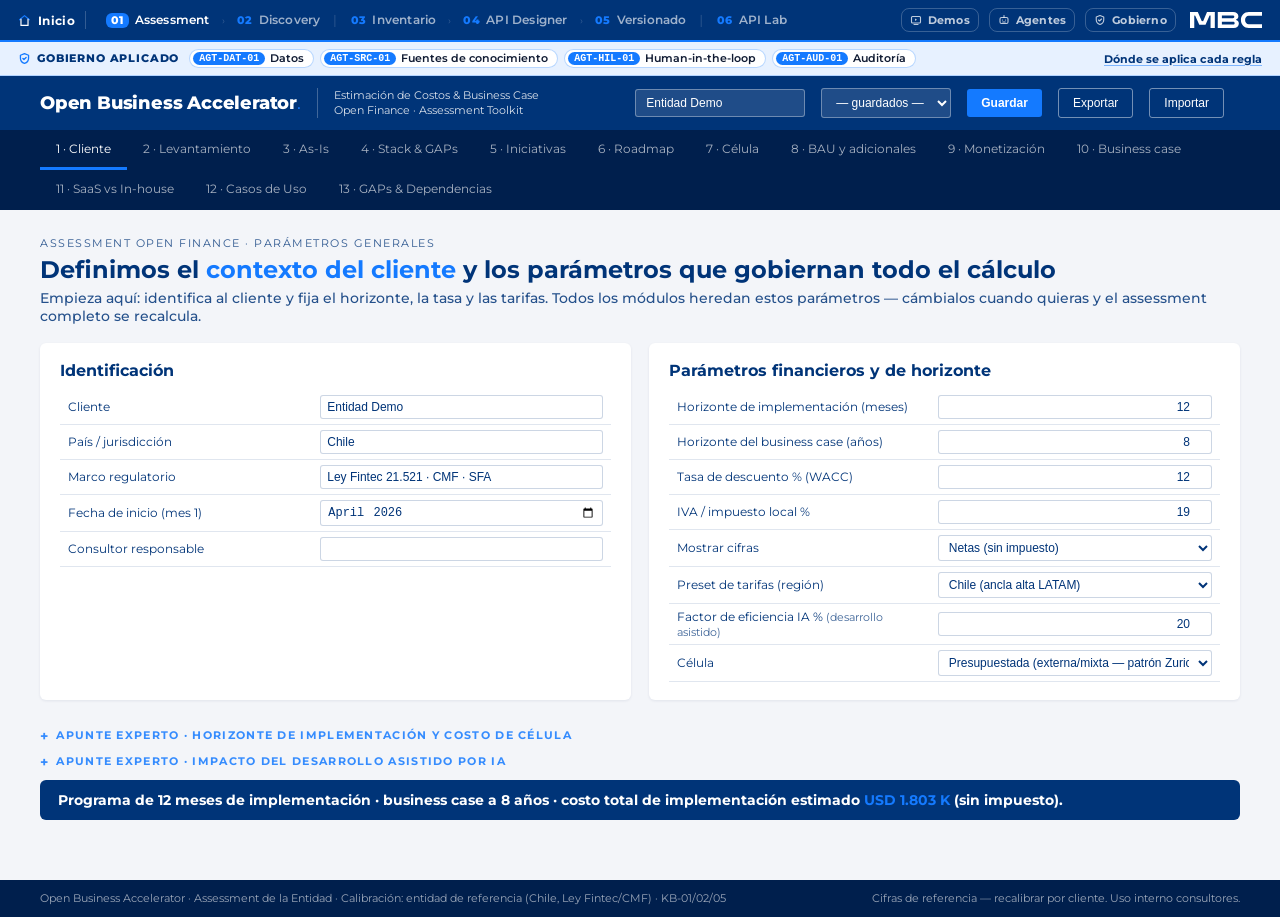
<file: stages/1-discovery/assessment/index.html>
<!DOCTYPE html>
<html lang="es">
<head>
<meta charset="UTF-8">
<meta name="viewport" content="width=device-width, initial-scale=1.0">
<title>Assessment de la Entidad · Open Business Accelerator</title>
<link rel="icon" type="image/svg+xml" href="../../../assets/favicon.svg"><link rel="alternate icon" type="image/png" href="../../../assets/favicon.png">
<link rel="preconnect" href="https://fonts.googleapis.com">
<link href="https://fonts.googleapis.com/css2?family=Montserrat:wght@400;500;600;700;800&display=swap" rel="stylesheet">
<link rel="stylesheet" href="../../../assets/mbc-tokens.css">
<style>
:root{
  --morado:var(--mbc-navy); --morado-osc:var(--mbc-navy-deep); --accent:var(--mbc-electric);
  --gris:var(--bg); --blanco:#FFFFFF;
  --ok:#2e7d32; --warn:#b26a00; --bad:#c62828;
}
*{box-sizing:border-box; margin:0; padding:0;}
body{font-family:var(--sans); background:var(--gris); color:var(--morado); font-size:13px;}
h1,h2,h3,.serif{font-family:var(--sans); font-weight:700;}
.accent{color:var(--accent);}

/* ── Top bar ── */
#topbar{background:var(--morado); color:var(--blanco); padding:12px 40px; display:flex; align-items:center; gap:16px; flex-wrap:wrap;}
#topbar .brand{font-family:var(--sans);font-weight:800; font-size:18px; letter-spacing:-0.2px; white-space:nowrap;}
#topbar .brand b{color:var(--accent); font-weight:400;}
#topbar .tool-title{font-size:11px; line-height:1.35; opacity:.85; border-left:1px solid rgba(255,255,255,.3); padding-left:16px;}
#topbar .spacer{flex:1;}
#topbar input, #topbar select{background:rgba(255,255,255,.12); border:1px solid rgba(255,255,255,.35); color:#fff; padding:6px 10px; border-radius:3px; font-size:12px;}
#topbar input::placeholder{color:rgba(255,255,255,.6);}
#topbar button{background:var(--accent); color:#fff; border:none; padding:7px 14px; border-radius:3px; cursor:pointer; font-size:12px; font-weight:700;}
#topbar button.ghost{background:transparent; border:1px solid rgba(255,255,255,.45); font-weight:400;}
#savemsg{font-size:11px; opacity:.8;}

/* ── Tabs ── */
#tabs{background:var(--morado-osc); padding:0 40px; display:flex; flex-wrap:wrap;}
#tabs .tab{color:rgba(255,255,255,.65); padding:11px 16px; cursor:pointer; font-size:12px; border-bottom:3px solid transparent; user-select:none;}
#tabs .tab:hover{color:#fff;}
#tabs .tab.active{color:#fff; border-bottom-color:var(--accent);}

/* ── Layout ── */
main{padding:26px 40px 60px;}
section.mod{display:none;}
section.mod.active{display:block;}
.eyebrow{font-size:11px; letter-spacing:1.5px; text-transform:uppercase; opacity:.8; margin-bottom:6px;}
h2.mod-title{font-size:24px; margin-bottom:4px; line-height:1.2;}
.mod-sub{font-family:var(--sans);font-weight:500; font-size:14px; opacity:.85; margin-bottom:18px;}
.card{background:var(--blanco); border-radius:6px; padding:18px 20px; margin-bottom:18px; box-shadow:0 1px 3px rgba(0,31,77,.08);}
.card h3{font-size:16px; margin-bottom:10px;}
.card h3 .hint{font-family:var(--sans); font-size:11px; opacity:.6;}
.grid2{display:grid; grid-template-columns:1fr 1fr; gap:18px;}
.grid3{display:grid; grid-template-columns:repeat(3,1fr); gap:14px;}
.kpis{display:flex; gap:14px; flex-wrap:wrap; margin-bottom:18px;}
.kpi{background:var(--morado); color:#fff; border-radius:6px; padding:14px 18px; min-width:170px; flex:1;}
.kpi.light{background:var(--blanco); color:var(--morado); border-top:3px solid var(--accent);}
.kpi .lbl{font-size:10px; text-transform:uppercase; letter-spacing:1px; opacity:.75;}
.kpi .val{font-family:var(--sans);font-weight:700; font-size:24px; margin-top:4px;}
.kpi .sub{font-size:10.5px; opacity:.75; margin-top:3px;}

/* ── Tables ── */
table{width:100%; border-collapse:collapse; font-size:12px;}
th{background:var(--morado); color:#fff; text-align:left; padding:7px 8px; font-weight:400; font-size:11px; white-space:nowrap;}
td{padding:5px 8px; border-bottom:1px solid rgba(0,52,120,.12); vertical-align:middle;}
tr:hover td{background:rgba(0,52,120,.04);}
td input, td select{width:100%; border:1px solid rgba(0,52,120,.2); border-radius:3px; padding:4px 6px; font-size:12px; color:var(--morado); background:#fff;}
td input[type=number]{text-align:right;}
td input:focus, td select:focus{outline:2px solid var(--accent);}
.num{text-align:right; font-variant-numeric:tabular-nums; white-space:nowrap;}
.tot-row td{font-weight:700; border-top:2px solid var(--morado); background:rgba(0,52,120,.06);}
.small{font-size:11px; opacity:.75;}
.pill{display:inline-block; padding:2px 8px; border-radius:10px; font-size:10px; font-weight:700; color:#fff;}
.pill.fab{background:var(--accent);} .pill.cel{background:var(--morado);} .pill.opc{background:var(--text-faint);}
button.mini{background:var(--morado); color:#fff; border:none; border-radius:3px; padding:4px 10px; cursor:pointer; font-size:11px;}
button.mini.rojo{background:var(--accent);}
button.mini.ghost{background:transparent; color:var(--morado); border:1px solid var(--morado);}
.del{color:var(--accent); cursor:pointer; font-weight:700; padding:0 6px;}

/* ── Heatmaps / Gantt ── */
.hm-cell{width:22px; height:16px; display:inline-block; border-radius:2px; margin:1px;}
.gantt-wrap{overflow-x:auto;}
.gantt{border-collapse:collapse;}
.gantt th, .gantt td{padding:2px 4px; font-size:10px; border:none;}
.gantt .bar{height:12px; border-radius:2px;}
.gantt td.mcell{min-width:20px; border-left:1px solid rgba(0,52,120,.07);}
.amb-row td{font-weight:700; background:rgba(0,52,120,.08); font-size:11px;}

/* ── Maturity chips ── */
.mat{display:inline-block; min-width:86px; text-align:center; padding:3px 6px; border-radius:3px; font-size:10.5px; font-weight:700; color:#fff;}
.m0{background:#c62828;} .m1{background:#d95f2b;} .m2{background:#b26a00;} .m3{background:#8f8f3d;} .m4{background:#5c8f3d;} .m5{background:#2e7d32;}

.ticker{background:var(--morado); color:#fff; border-radius:6px; padding:12px 18px; font-family:var(--sans);font-weight:700; font-size:13.5px; margin-top:6px;}
.note{background:rgba(20,122,255,.07); border-left:3px solid var(--accent); padding:10px 14px; font-size:11.5px; margin:10px 0; border-radius:0 4px 4px 0;}
details.metodo{margin:10px 0;}
details.metodo summary{cursor:pointer; list-style:none; display:inline-flex; align-items:center; gap:7px; font-size:10.5px; font-weight:bold; letter-spacing:1.3px; text-transform:uppercase; color:var(--accent); opacity:.85;}
details.metodo summary:hover{opacity:1;}
details.metodo summary::-webkit-details-marker{display:none;}
details.metodo summary::before{content:'+'; font-family:var(--sans);font-weight:700; font-size:14px; line-height:1;}
details.metodo[open] summary::before{content:'\2212';}
details.metodo .note{margin-top:8px;}
.chart-box{background:#fff; border-radius:6px; padding:14px;}
svg text{font-family:var(--sans); }
footer{background:var(--morado-osc); color:rgba(255,255,255,.6); font-size:10.5px; padding:12px 40px; display:flex; justify-content:space-between;}
@media print{ #topbar button,#tabs{display:none;} section.mod{display:block; page-break-before:always;} }
</style>
</head>
<body>

<div id="topbar">
  <div class="brand">Open Business Accelerator<b>.</b></div>
  <div class="tool-title">Estimación de Costos &amp; Business Case<br>Open Finance · Assessment Toolkit</div>
  <div class="spacer"></div>
  <input id="clienteNombre" placeholder="Cliente (p.ej. Entidad Demo)" style="width:170px" onchange="S.cliente.nombre=this.value; dirty()">
  <select id="selCliente" onchange="cargarCliente(this.value)" title="Clientes guardados"><option value="">— guardados —</option></select>
  <button onclick="guardar()">Guardar</button>
  <button class="ghost" onclick="exportJSON()">Exportar</button>
  <button class="ghost" onclick="document.getElementById('fimp').click()">Importar</button>
  <input type="file" id="fimp" accept=".json" style="display:none" onchange="importJSON(this)">
  <span id="savemsg"></span>
</div>

<div id="tabs">
  <div class="tab active" data-t="t0" onclick="tab('t0')">1 · Cliente</div>
  <div class="tab" data-t="tL" onclick="tab('tL')">2 · Levantamiento</div>
  <div class="tab" data-t="t1" onclick="tab('t1')">3 · As-Is</div>
  <div class="tab" data-t="tS" onclick="tab('tS')">4 · Stack &amp; GAPs</div>
  <div class="tab" data-t="t2" onclick="tab('t2')">5 · Iniciativas</div>
  <div class="tab" data-t="t3" onclick="tab('t3')">6 · Roadmap</div>
  <div class="tab" data-t="t4" onclick="tab('t4')">7 · Célula</div>
  <div class="tab" data-t="t5" onclick="tab('t5')">8 · BAU y adicionales</div>
  <div class="tab" data-t="t6" onclick="tab('t6')">9 · Monetización</div>
  <div class="tab" data-t="t7" onclick="tab('t7')">10 · Business case</div>
  <div class="tab" data-t="t8" onclick="tab('t8')">11 · SaaS vs In-house</div>
</div>

<main>

<!-- ════ MÓDULO 0: CLIENTE ════ -->
<section class="mod active" id="t0">
  <div class="eyebrow">Assessment Open Finance · Parámetros generales</div>
  <h2 class="mod-title">Definimos el <span class="accent">contexto del cliente</span> y los parámetros que gobiernan todo el cálculo</h2>
  <div class="mod-sub">Empieza aquí: identifica al cliente y fija el horizonte, la tasa y las tarifas. Todos los módulos heredan estos parámetros — cámbialos cuando quieras y el assessment completo se recalcula.</div>
  <div class="grid2">
    <div class="card">
      <h3>Identificación</h3>
      <table>
        <tr><td>Cliente</td><td><input id="p_nombre" onchange="S.cliente.nombre=this.value;document.getElementById('clienteNombre').value=this.value;dirty()"></td></tr>
        <tr><td>País / jurisdicción</td><td><input id="p_pais" onchange="S.cliente.pais=this.value;dirty()"></td></tr>
        <tr><td>Marco regulatorio</td><td><input id="p_marco" onchange="S.cliente.marco=this.value;dirty()"></td></tr>
        <tr><td>Fecha de inicio (mes 1)</td><td><input id="p_fecha" type="month" onchange="S.cliente.fechaInicio=this.value;dirty();renderAll()"></td></tr>
        <tr><td>Consultor responsable</td><td><input id="p_consultor" onchange="S.cliente.consultor=this.value;dirty()"></td></tr>
      </table>
    </div>
    <div class="card">
      <h3>Parámetros financieros y de horizonte</h3>
      <table>
        <tr><td>Horizonte de implementación (meses)</td><td><input id="p_meses" type="number" min="6" max="48" onchange="S.cliente.mesesImpl=+this.value;dirty();renderAll()"></td>
        </tr>
        <tr><td>Horizonte del business case (años)</td><td><input id="p_anios" type="number" min="3" max="12" onchange="S.cliente.aniosBC=+this.value;dirty();renderAll()"></td></tr>
        <tr><td>Tasa de descuento % (WACC)</td><td><input id="p_tasa" type="number" step="0.5" onchange="S.cliente.tasaDesc=+this.value;dirty();renderAll()"></td></tr>
        <tr><td>IVA / impuesto local %</td><td><input id="p_iva" type="number" step="1" onchange="S.cliente.iva=+this.value;dirty();renderAll()"></td></tr>
        <tr><td>Mostrar cifras</td><td><select id="p_conIva" onchange="S.cliente.conIva=this.value==='1';dirty();renderAll()"><option value="0">Netas (sin impuesto)</option><option value="1">Con impuesto incluido</option></select></td></tr>
        <tr><td>Preset de tarifas (región)</td><td><select id="p_region" onchange="aplicarRegion(this.value)"><option value="chile">Chile (ancla alta LATAM)</option><option value="peru">Perú / LATAM nearshore</option></select></td></tr>
        <tr><td>Factor de eficiencia IA % <span class="small">(desarrollo asistido)</span></td><td><input id="p_ia" type="number" min="0" max="40" step="5" onchange="S.cliente.ia=+this.value;dirty();renderAll()"></td></tr>
        <tr><td>Célula</td><td><select id="p_celpres" onchange="S.cliente.celulaPresupuestada=this.value==='1';dirty();renderAll()"><option value="1">Presupuestada (externa/mixta — patrón Zurich)</option><option value="0">Interna del cliente (dedicación — patrón BanBif)</option></select></td></tr>
      </table>
    </div>
  </div>
  <details class="metodo"><summary>Apunte experto · Horizonte de implementación y costo de célula</summary><div class="note"><b>Regla del horizonte (KB-05 §5):</b> comprimir la implementación no reduce el costo de célula — lo concentra (más FTE en paralelo). La recomendación general a clientes es <b>12 meses</b>: reduce la carga de servicios externos de acompañamiento (PMO, consultoría experta) sin disparar el paralelismo. Al cambiar los meses, la herramienta reescala la ventana de célula y el arranque del BAU y los ingresos.</div></details>
  <details class="metodo"><summary>Apunte experto · Impacto del desarrollo asistido por IA</summary><div class="note"><b>Factor IA:</b> el desarrollo asistido por IA reduce el esfuerzo de <b>fábrica y de los perfiles técnicos de la célula</b> (columna "IA" en el módulo 7) en el % indicado. Lo que NO acelera: proceso y burocracia — aprobaciones, comités, definiciones funcionales, certificación, gestión con el regulador. Ojo: la IA también abarata a los proveedores SaaS, así que no es un argumento diferencial pro-in-house por sí solo.</div></details>
  <div class="ticker" id="tick0">—</div>
</section>

<!-- ════ MÓDULO L: LEVANTAMIENTO ════ -->
<section class="mod" id="tL">
  <div class="eyebrow">Discovery · Sesiones de levantamiento As-Is</div>
  <h2 class="mod-title">El <span class="accent">levantamiento estructurado</span> captura evidencia por frente y alimenta el diagnóstico</h2>
  <div class="mod-sub">Registra las respuestas del cliente por frente: cumplimiento, plan de acción y pendientes. Con eso la herramienta sugiere la madurez del As-Is — tú decides si aplicarla al diagnóstico.</div>
  <div class="kpis" id="levKpis"></div>
  <div class="card">
    <h3>Sugerencia de madurez por frente <span class="hint">— desde el cumplimiento de las respuestas; aplicar actualiza el heatmap As-Is</span></h3>
    <div id="levSug"></div>
  </div>
  <div class="card" style="overflow-x:auto">
    <h3>Fichas de levantamiento <span class="hint">— filtrar por frente: </span><select id="levFiltro" style="width:auto;border:1px solid rgba(0,52,120,.3);border-radius:3px;padding:3px 6px;font-size:11px" onchange="renderAll()"><option value="-1">Todos los frentes</option></select></h3>
    <div id="levTabla"></div>
    <div style="margin-top:10px"><button class="mini" onclick="addLev()">+ Añadir pregunta</button>
    <span class="small" style="margin-left:14px">Estados: <b>Pendiente</b> (sin levantar) · <b>Cumple</b> · <b>Parcialmente</b> · <b>No cumple</b> · <b>No aplica</b>. Registrar compromisos (documentos, sesiones con proveedores, validaciones) en la última columna.</span></div>
  </div>
  <div class="ticker" id="tickL">—</div>
</section>

<!-- ════ MÓDULO S: STACK & GAPS ════ -->
<section class="mod" id="tS">
  <div class="eyebrow">Arquitectura referencial · Stack tecnológico y GAPs por capa</div>
  <h2 class="mod-title">El <span class="accent">mapa del stack</span> muestra visualmente en qué capa está cada GAP y qué se reutiliza</h2>
  <div class="mod-sub">Clasifica cada componente del stack: Reutilizable (verde) · Evolucionar (ámbar) · Construir (rosa) · No aplica. El mapa muestra dónde están los GAPs y alimenta las iniciativas y el comparador. Viene precargado con una entidad de referencia — edítalo por cliente.</div>
  <div class="kpis" id="stackKpis"></div>
  <div class="card"><h3>Mapa visual por capa</h3><div id="stackMapa"></div></div>
  <div class="card" style="overflow-x:auto">
    <h3>Detalle de componentes</h3>
    <div id="stackTabla"></div>
    <div style="margin-top:10px"><button class="mini" onclick="addStack()">+ Añadir componente</button></div>
  </div>
  <div class="ticker" id="tickS">—</div>
</section>

<!-- ════ MÓDULO 1: AS-IS ════ -->
<section class="mod" id="t1">
  <div class="eyebrow">Diagnóstico · Situación actual</div>
  <h2 class="mod-title">El <span class="accent">As-Is consolidado</span> justifica qué iniciativas se activan y pondera la decisión SaaS vs In-house</h2>
  <div class="mod-sub">Ajusta la madurez de cada subdimensión y su esfuerzo de cierre. Este diagnóstico justifica qué iniciativas se activan en el módulo 5 y pondera la decisión del módulo 11.</div>
  <div class="kpis" id="asisKpis"></div>
  <div class="card">
    <h3>Heatmap de madurez por frente <span class="hint">— clic en la celda de madurez para cambiarla</span></h3>
    <div id="asisTabla"></div>
    <div style="margin-top:10px"><button class="mini" onclick="addAsis()">+ Añadir subdimensión</button></div>
  </div>
  <div class="ticker" id="tick1">—</div>
</section>

<!-- ════ MÓDULO 2: INICIATIVAS ════ -->
<section class="mod" id="t2">
  <div class="eyebrow">Catálogo · Iniciativas KB-01 (0.1–0.5 · 1–41)</div>
  <h2 class="mod-title">El <span class="accent">catálogo de iniciativas</span> clasifica qué construye la fábrica y qué absorbe la célula</h2>
  <div class="mod-sub">Incluye o excluye iniciativas según el alcance acordado: las que llevan presupuesto van a la fábrica de software; las marcadas "célula" se absorben como dedicación del equipo.</div>
  <div class="kpis" id="iniKpis"></div>
  <div class="card" style="overflow-x:auto">
    <div id="iniTabla"></div>
    <div style="margin-top:10px"><button class="mini" onclick="addIni()">+ Añadir iniciativa</button>
      <span class="small" style="margin-left:14px">Presupuestos netos de impuesto (calibración de referencia Chile 2026 — recalibrar por cliente). "Célula" = sin presupuesto externo, costo implícito en Módulo 5.</span></div>
  </div>
  <div class="ticker" id="tick2">—</div>
</section>

<!-- ════ MÓDULO 3: ROADMAP ════ -->
<section class="mod" id="t3">
  <div class="eyebrow">Planificación · Secuencia y paralelismo</div>
  <h2 class="mod-title">El <span class="accent">heatmap de paralelismo</span> es el driver del tamaño de la célula, no el número de iniciativas</h2>
  <div class="mod-sub">El Gantt se genera solo con el mes de inicio y la duración de cada iniciativa incluida. Mira el heatmap: el paralelismo por mes es lo que dimensiona la célula en el módulo 7.</div>
  <div class="card gantt-wrap"><h3>Roadmap de implementación</h3><div id="gantt"></div></div>
  <div class="card"><h3>Heatmap de paralelismo por mes</h3><div id="heatmap"></div>
    <div class="note" id="hmNota"></div></div>
  <div class="ticker" id="tick3">—</div>
</section>

<!-- ════ MÓDULO 4: CÉLULA ════ -->
<section class="mod" id="t4">
  <div class="eyebrow">Capacidad · Célula Open Finance (KB-05 §3–4)</div>
  <h2 class="mod-title">La <span class="accent">célula no es opcional</span>: es donde viven las iniciativas funcionales y el gobierno del programa</h2>
  <div class="mod-sub">Dimensiona el equipo con dedicaciones fraccionales (pasos de 0,25 FTE) y tarifario editable por región. Si la célula es interna del cliente, se reporta como dedicación y no suma al CAPEX.</div>
  <div class="kpis" id="celKpis"></div>
  <div class="card" style="overflow-x:auto">
    <h3>Perfiles, tarifas y dedicaciones</h3>
    <div id="celTabla"></div>
    <div style="margin-top:10px"><button class="mini" onclick="addRol()">+ Añadir perfil</button>
    <span class="small" style="margin-left:14px">Reglas KB-05: Scrum Master compartido 2–3 productos · PO ≥0,50 desde el día 1 · patrón "edificio" para técnicos · soporte 8×5 = 2 personas, 24×7 = mín. 4.</span></div>
  </div>
  <div class="ticker" id="tick4">—</div>
</section>

<!-- ════ MÓDULO 5: BAU + EXTRAS ════ -->
<section class="mod" id="t5">
  <div class="eyebrow">Operación recurrente · Costos habilitantes (KB-05 §7–9)</div>
  <h2 class="mod-title">El BAU y los <span class="accent">costos frecuentemente omitidos</span> — donde mueren las estimaciones optimistas</h2>
  <div class="mod-sub">Define cuánto cuesta operar la plataforma desde el go-live y repasa el checklist de costos que suelen omitirse: licencias, certificación y seguridad, capacitación, legal externo, contingencia.</div>
  <div class="grid2">
    <div class="card"><h3>BAU de plataforma <span class="hint">(USD/año desde go-live)</span></h3><div id="bauTabla"></div>
      <button class="mini" style="margin-top:8px" onclick="addBau()">+ Línea BAU</button></div>
    <div class="card"><h3>Costos habilitantes y omitidos frecuentes</h3><div id="extraTabla"></div>
      <button class="mini" style="margin-top:8px" onclick="addExtra()">+ Línea adicional</button></div>
  </div>
  <details class="metodo"><summary>Apunte experto · Escalado del BAU con el crecimiento del negocio</summary><div class="note"><b>Regla de no linealidad (KB-05 §7.2):</b> el consumo de APIs puede crecer ×78 en 8 años mientras la infraestructura crece ×4,2. Lo que escala con el negocio es el <b>soporte B2B</b> (por partner integrado). Comunicar siempre al cliente.</div></details>
  <div class="ticker" id="tick5">—</div>
</section>

<!-- ════ MÓDULO 6: MONETIZACIÓN ════ -->
<section class="mod" id="t6">
  <div class="eyebrow">Ingresos · Cadena KB-02: Volumen × Tarifa × Adopción</div>
  <h2 class="mod-title">Las <span class="accent">líneas de monetización</span> determinan en cuánto tiempo se amortiza la infraestructura</h2>
  <div class="mod-sub">Activa las líneas de ingreso y su año de entrada; el ramp modela la adopción hasta plena madurez. El negocio no está solo en las APIs reguladas: también premium/BaaS y partnerships. Estas líneas determinan cuándo se amortiza la inversión.</div>
  <div class="kpis" id="monKpis"></div>
  <div class="card" style="overflow-x:auto"><h3>Líneas de ingreso</h3><div id="monTabla"></div>
    <button class="mini" style="margin-top:8px" onclick="addMon()">+ Línea de ingreso</button>
    <span class="small" style="margin-left:14px">Tarifas de referencia LATAM: AISP 0,05–0,20 · PISP 0,10–0,25 · Premium 0,05–1,50 USD/consumo · Directorio 20–40 k USD/año. Decrecen con volumen.</span></div>
  <div class="ticker" id="tick6">—</div>
</section>

<!-- ════ MÓDULO 7: BUSINESS CASE ════ -->
<section class="mod" id="t7">
  <div class="eyebrow">Viabilidad · Flujo de caja, VAN, TIR, payback</div>
  <h2 class="mod-title">El business case responde la pregunta de fondo: <span class="accent">¿cuándo se amortiza?</span></h2>
  <div class="mod-sub">Aquí se junta todo: fábrica + célula + BAU + adicionales contra las líneas de ingreso. Lee TIR, VAN y payback contra los umbrales de referencia y vuelve a los módulos anteriores hasta tener un caso defendible.</div>
  <div class="kpis" id="bcKpis"></div>
  <div class="grid2">
    <div class="card"><h3>Flujo de caja acumulado</h3><div id="chartFlujo"></div></div>
    <div class="card"><h3>Costos vs ingresos por año</h3><div id="chartBarras"></div></div>
  </div>
  <div class="card" style="overflow-x:auto"><h3>Proyección consolidada (USD '000)</h3><div id="bcTabla"></div></div>
  <div class="ticker" id="tick7">—</div>
</section>

<!-- ════ MÓDULO 8: SAAS VS IN-HOUSE ════ -->
<section class="mod" id="t8">
  <div class="eyebrow">Decisión estratégica · Modelo de sourcing de la plataforma</div>
  <h2 class="mod-title"><span class="accent">In-house, Híbrido o SaaS</span>: la madurez del As-Is y el time-to-market ponderan la decisión</h2>
  <div class="mod-sub">Compara los tres caminos con los números de este assessment: In-house construye todo, Híbrido delega la capa compleja (IdP, consentimiento, directorio), SaaS delega la plataforma completa. En los tres sobreviven la integración con el core, el gobierno y el cumplimiento — ante el regulador, el responsable siempre es el banco.</div>
  <div class="grid2">
    <div class="card"><h3>Escenario SaaS / PaaS <span class="hint">— preset: </span><select id="s_preset" style="width:auto;border:1px solid rgba(0,52,120,.3);border-radius:3px;padding:3px 6px;font-size:11px" onchange="aplicarPresetSaas(this.value)"><option value="">— valores propios —</option><option value="paas">Referencia PaaS regional (IPI/IPC)</option><option value="tiers">Referencia SaaS por tiers + Consent Engine</option></select></h3>
      <table id="saasParams">
        <tr><td>Setup / implantación inicial (USD)</td><td><input type="number" id="s_setup" onchange="S.saas.setup=+this.value;dirty();renderAll()"></td></tr>
        <tr><td>Suscripción anual (USD/año)</td><td><input type="number" id="s_susc" onchange="S.saas.susc=+this.value;dirty();renderAll()"></td></tr>
        <tr><td>Fee variable (USD por 1.000 llamadas API)</td><td><input type="number" step="0.5" id="s_fee" onchange="S.saas.fee=+this.value;dirty();renderAll()"></td></tr>
        <tr><td>Volumen llamadas API año 1 (miles)</td><td><input type="number" id="s_vol" onchange="S.saas.vol=+this.value;dirty();renderAll()"></td></tr>
        <tr><td>Crecimiento anual del volumen %</td><td><input type="number" id="s_crec" onchange="S.saas.crec=+this.value;dirty();renderAll()"></td></tr>
        <tr><td>Integración con core / adaptadores (one-off USD)</td><td><input type="number" id="s_integ" onchange="S.saas.integ=+this.value;dirty();renderAll()"></td></tr>
        <tr><td>Célula residual de gobierno (% de la célula in-house)</td><td><input type="number" id="s_res" onchange="S.saas.resPct=+this.value;dirty();renderAll()"></td></tr>
      </table>
      <details class="metodo"><summary>Apunte experto · Referencias de mercado del preset SaaS/PaaS</summary><div class="note" id="s_presetNota">Presets anclados en propuestas reales de mercado (Chile, jul-2026, USD netos, convertidos de UF/tiers). Los precios SaaS <b>escalan por volumen de llamadas</b> (tiers) y los add-ons (retención 5 años, SIEM, reportes regulatorios, SLA 99,99%) suelen NO estar incluidos — verificar en la cotización. Renombrar el preset por el proveedor real al evaluar.</div></details>
    </div>
    <div class="card"><h3>Escenario Híbrido <span class="hint">— capa compleja al proveedor, resto build propio</span></h3>
      <table>
        <tr><td>Setup + licencia de la capa delegada (one-off USD)</td><td><input type="number" id="h_setup" onchange="S.hib.setup=+this.value;dirty();renderAll()"></td></tr>
        <tr><td>Recurrente de la capa delegada (USD/año)</td><td><input type="number" id="h_susc" onchange="S.hib.susc=+this.value;dirty();renderAll()"></td></tr>
        <tr><td>% de fábrica que se sigue construyendo</td><td><input type="number" id="h_fab" min="0" max="100" onchange="S.hib.pctFab=+this.value;dirty();renderAll()"></td></tr>
        <tr><td>% de célula que se mantiene</td><td><input type="number" id="h_cel" min="0" max="100" onchange="S.hib.pctCel=+this.value;dirty();renderAll()"></td></tr>
        <tr><td>% del BAU propio que se mantiene</td><td><input type="number" id="h_bau" min="0" max="100" onchange="S.hib.pctBau=+this.value;dirty();renderAll()"></td></tr>
      </table>
      <details class="metodo"><summary>Apunte experto · Calibración del escenario in-house</summary><div class="note">Default calibrado en la referencia de <b>producto licenciado desplegado in-house</b>: setup+licencia perpetua one-off (~USD 190 K) + soporte anual (~160 K); el banco construye integración con cores y APIs de datos (≈50% de la fábrica) y opera con célula casi completa. La infraestructura corre por el banco (BAU propio).</div></details>
      <details class="metodo"><summary>Apunte experto · Riesgos a documentar en la modalidad SaaS/PaaS</summary><div class="note"><b>Riesgos a documentar en SaaS/PaaS (no aparecen en el TCO):</b> vendor lock-in (migrar consentimientos activos es lento y caro) · función regulada operada por un tercero con responsabilidad que sigue en el banco · costo por consumo a escala (tiers) · soberanía de datos · Open Finance como capacidad propia vs alquilada.</div></details>
    </div>
  </div>
  <div class="card"><h3>Curvas de costo acumulado — 3 escenarios</h3><div id="chartSaas"></div><div id="saasVeredicto" style="margin-top:10px"></div></div>
  <div class="card" style="overflow-x:auto"><h3>Comparativo año a año (USD '000)</h3><div id="saasTabla"></div></div>
  <div class="ticker" id="tick8">—</div>
</section>

</main>
<footer><span>Open Business Accelerator · Assessment de la Entidad · Calibración: entidad de referencia (Chile, Ley Fintec/CMF) · KB-01/02/05</span><span>Cifras de referencia — recalibrar por cliente. Uso interno consultores.</span></footer>

<script>
/* ═══════════════ DATA POR DEFECTO (calibración de referencia / KB) ═══════════════ */
const AMBITOS = ["P. Preparación","1. Seguridad & IdP","2. Arquitectura","3. SLA & Observabilidad","4. Gobierno y Diseño","5. Datos","6. API Management","7. Operaciones","8. Certificación CMF","9. Certificación Seguridad"];
const MADUREZ = ["Nula","Baja","Media-Baja","Media","Media-Alta","Alta"];

// Catálogo de iniciativas de la entidad de referencia: presu = fábrica USD neto; presu=null → la absorbe la célula (formato F1)
function defIniciativas(){ return [
 {id:"0.1",nombre:"Alistamiento organizacional y equipo de implementación",amb:0,tipo:"Obligatoria",presu:null,dur:1,mes:1,incl:true},
 {id:"0.2",nombre:"Aprobación de arquitectura objetivo",amb:0,tipo:"Obligatoria",presu:null,dur:1,mes:1,incl:true},
 {id:"0.3",nombre:"Alistamiento de infraestructura y ambientes",amb:0,tipo:"Obligatoria",presu:24000,dur:1.5,mes:2,incl:true},
 {id:"0.4",nombre:"Gestión de licencias, contratos y compras",amb:0,tipo:"Obligatoria",presu:29000,dur:1.5,mes:2,incl:true},
 {id:"0.5",nombre:"Plan maestro de ejecución",amb:0,tipo:"Obligatoria",presu:null,dur:1,mes:3,incl:true},
 {id:"1",nombre:"Seguridad APIs (TLS, mTLS, OWASP)",amb:1,tipo:"Obligatoria",presu:72000,dur:2.5,mes:3,incl:true},
 {id:"2",nombre:"Identity Provider (IdP / Authorization Server)",amb:1,tipo:"Obligatoria",presu:108000,dur:2.5,mes:3,incl:true},
 {id:"3",nombre:"Consentimiento y Grant Management",amb:1,tipo:"Obligatoria",presu:136000,dur:2.5,mes:5,incl:true},
 {id:"4",nombre:"Directorio regulador y Dynamic Client Registration (DCR)",amb:1,tipo:"Obligatoria",presu:230000,dur:4,mes:5,incl:true},
 {id:"5",nombre:"Firma digital, trazabilidad y JWS/JWT",amb:1,tipo:"Obligatoria",presu:24000,dur:2,mes:4,incl:true},
 {id:"6",nombre:"Arquitectura de Integración y Exposición de APIs",amb:2,tipo:"Obligatoria",presu:null,dur:2,mes:3,incl:true},
 {id:"7",nombre:"Enrutamiento, desacoplamiento y patrones de integración",amb:2,tipo:"Obligatoria",presu:24000,dur:2.5,mes:4,incl:true},
 {id:"8",nombre:"Integración asíncrona y gestión de eventos",amb:2,tipo:"Obligatoria",presu:20000,dur:2,mes:5,incl:true},
 {id:"9",nombre:"Sandbox técnico y gestión de ambientes",amb:2,tipo:"Opcional",presu:29000,dur:1.5,mes:6,incl:true},
 {id:"10",nombre:"Versionado y ciclo de vida técnico de APIs",amb:2,tipo:"Obligatoria",presu:null,dur:1,mes:5,incl:true},
 {id:"11",nombre:"Definición de SLA regulatorios",amb:3,tipo:"Obligatoria",presu:null,dur:0.5,mes:5,incl:true},
 {id:"12",nombre:"Monitoreo y métricas de performance",amb:3,tipo:"Obligatoria",presu:20000,dur:1.5,mes:6,incl:true},
 {id:"13",nombre:"Observabilidad y trazabilidad end-to-end",amb:3,tipo:"Obligatoria",presu:20000,dur:1.5,mes:6,incl:true},
 {id:"14",nombre:"Reporting operativo y regulatorio",amb:3,tipo:"Obligatoria",presu:32000,dur:2,mes:7,incl:true},
 {id:"15",nombre:"Modelo de gobierno de APIs",amb:4,tipo:"Obligatoria",presu:null,dur:0.5,mes:4,incl:true},
 {id:"16",nombre:"Políticas y controles de diseño de APIs",amb:4,tipo:"Obligatoria",presu:57000,dur:1.5,mes:5,incl:true},
 {id:"17",nombre:"Proceso de publicación y aprobación de APIs",amb:4,tipo:"Obligatoria",presu:24000,dur:1,mes:6,incl:true},
 {id:"18",nombre:"Gestión del ciclo de vida y catálogo de APIs",amb:4,tipo:"Obligatoria",presu:24000,dur:1,mes:6,incl:true},
 {id:"19",nombre:"Desarrollo de APIs Open Data",amb:4,tipo:"Obligatoria",presu:24000,dur:2.5,mes:7,incl:true},
 {id:"20",nombre:"Desarrollo de APIs de Datos (con consentimiento)",amb:4,tipo:"Obligatoria",presu:72000,dur:3.5,mes:8,incl:true},
 {id:"21",nombre:"Preparación para APIs de Iniciación de Pagos (PSIP-ready)",amb:4,tipo:"Opcional",presu:null,dur:0.5,mes:9,incl:true},
 {id:"22",nombre:"Exposición de datos conforme a diccionario ISO 20022 local",amb:5,tipo:"Obligatoria",presu:48000,dur:2.5,mes:7,incl:true},
 {id:"23",nombre:"Inventario de datos y mapping al diccionario del regulador",amb:5,tipo:"Obligatoria",presu:null,dur:2,mes:6,incl:true},
 {id:"24",nombre:"Matriz DAMA y calidad del dato",amb:5,tipo:"Obligatoria",presu:null,dur:2.5,mes:7,incl:true},
 {id:"25",nombre:"Cifrado y protección de datos en tránsito y reposo",amb:5,tipo:"Obligatoria",presu:24000,dur:2,mes:8,incl:true},
 {id:"26",nombre:"API Gateway y políticas operativas",amb:6,tipo:"Obligatoria",presu:32000,dur:2,mes:8,incl:true},
 {id:"27",nombre:"Developer Portal, sandbox y onboarding de terceros",amb:6,tipo:"Opcional",presu:32000,dur:2,mes:9,incl:true},
 {id:"28",nombre:"Gestión de acceso, cuotas y uso de APIs",amb:6,tipo:"Obligatoria",presu:11000,dur:2,mes:9,incl:true},
 {id:"29",nombre:"Registro de APIs y catálogo regulatorio",amb:6,tipo:"Obligatoria",presu:11000,dur:2,mes:10,incl:true},
 {id:"30",nombre:"Soporte a terceros (PSBI/PSIP) y operación diaria",amb:7,tipo:"Obligatoria",presu:48000,dur:1.5,mes:9,incl:true},
 {id:"31",nombre:"Gestión de incidentes y controversias (marco RIO)",amb:7,tipo:"Obligatoria",presu:24000,dur:1.5,mes:9,incl:true},
 {id:"32",nombre:"Plan de Recuperación ante Desastres (DRP), RTO y RPO",amb:7,tipo:"Obligatoria",presu:null,dur:2,mes:10,incl:true},
 {id:"33",nombre:"Gobierno Open Finance, RACI y roles regulatorios",amb:7,tipo:"Obligatoria",presu:null,dur:1,mes:8,incl:true},
 {id:"34",nombre:"Gestión del proceso de certificación regulatoria",amb:8,tipo:"Obligatoria",presu:null,dur:1,mes:10,incl:true},
 {id:"35",nombre:"Coordinación con certificadores y sandbox del regulador",amb:8,tipo:"Opcional",presu:null,dur:1,mes:11,incl:true},
 {id:"36",nombre:"Gestión de evidencias regulatorias y reporting",amb:8,tipo:"Obligatoria",presu:33000,dur:1.5,mes:10,incl:true},
 {id:"37",nombre:"Auditoría técnica, ciberseguridad y fiscalización",amb:8,tipo:"Obligatoria",presu:null,dur:1,mes:11,incl:true},
 {id:"38",nombre:"Modelo de certificación OpenID / FAPI 2.0",amb:9,tipo:"Obligatoria",presu:24000,dur:1.5,mes:9,incl:true},
 {id:"39",nombre:"Integración de la certificación OpenID/FAPI al pipeline DevSecOps",amb:9,tipo:"Obligatoria",presu:48000,dur:2.5,mes:10,incl:true},
 {id:"40",nombre:"Automatización de pruebas de conformidad y seguridad",amb:9,tipo:"Obligatoria",presu:12000,dur:2.5,mes:10,incl:true},
 {id:"41",nombre:"Gestión de evidencias, auditoría y recertificación continua",amb:9,tipo:"Obligatoria",presu:24000,dur:2,mes:11,incl:true}
];}

// As-Is de la entidad de referencia: madurez 0=Nula..5=Alta
function defAsis(){ return [
 {dim:"1. Seguridad, IdP y Consentimiento",sub:"Seguridad de APIs (TLS/mTLS, claves, certificados)",mad:2,esf:"Alto",nota:"TLS 1.2→1.3 en curso; API Keys sin OAuth2; rotación manual"},
 {dim:"1. Seguridad, IdP y Consentimiento",sub:"Identity Provider y autenticación",mad:3,esf:"Alto",nota:"Entra ID + Auth0; FAPI 2.0 parcial; sin PKCE/PAR productivo"},
 {dim:"1. Seguridad, IdP y Consentimiento",sub:"Consentimiento y Grant Management",mad:1,esf:"Alto",nota:"Base de consentimientos reutilizable pero sin panel, revocación ni trazabilidad 5 años"},
 {dim:"1. Seguridad, IdP y Consentimiento",sub:"Directorio del regulador y DCR",mad:0,esf:"Alto",nota:"Sin integración (esperable en esta etapa); sin copia local ni DCR"},
 {dim:"1. Seguridad, IdP y Consentimiento",sub:"Firma, trazabilidad y JWS/JWT",mad:3,esf:"Medio",nota:"Dynatrace da trazabilidad; logs sin firma JWS"},
 {dim:"2. Integración y Arquitectura",sub:"Arquitectura de integración",mad:5,esf:"Bajo",nota:"Microservicios Spring Boot + AKS; APIM + App Gateway + Front Door"},
 {dim:"2. Integración y Arquitectura",sub:"Mensajería y streaming",mad:4,esf:"Bajo",nota:"Kafka dual (Apache/Confluent); CDC real-time vía Kafka Connect"},
 {dim:"2. Integración y Arquitectura",sub:"Versionamiento y ciclo DevSecOps",mad:5,esf:"Bajo",nota:"GitFlow, CI/CD maduro, SAST/DAST integrados"},
 {dim:"2. Integración y Arquitectura",sub:"API Gateway y routing",mad:3,esf:"Medio",nota:"Infraestructura lista; falta OAuth2/FAPI nativo (hoy API Key)"},
 {dim:"2. Integración y Arquitectura",sub:"Ambientes de pruebas y sandbox",mad:3,esf:"Medio",nota:"DEV/QA sin datos reales (positivo); sin sandbox formal CMF"},
 {dim:"3. Operaciones, Continuidad y Gobierno",sub:"Continuidad operacional (HA, DRP, RTO/RPO)",mad:5,esf:"Bajo",nota:"Azure >99,95%; DRP formal con pruebas periódicas"},
 {dim:"3. Operaciones, Continuidad y Gobierno",sub:"Mecanismo alternativo (Anexo 3)",mad:0,esf:"Alto",nota:"No existe aún (norma recién publicada)"},
 {dim:"3. Operaciones, Continuidad y Gobierno",sub:"Gestión de incidentes y RIO",mad:3,esf:"Medio",nota:"Proceso N1–N4 existente; sin alineación al formato RIO"},
 {dim:"3. Operaciones, Continuidad y Gobierno",sub:"Gobierno Open Finance (comité, RACI)",mad:1,esf:"Medio",nota:"Sin oficina/comité SFA ni RACI por rol regulatorio"},
 {dim:"3. Operaciones, Continuidad y Gobierno",sub:"Canal de soporte a terceros",mad:3,esf:"Medio",nota:"Mesa de ayuda N1–N4; sin canal PSBI/PSIP"},
 {dim:"4. Gestión de APIs",sub:"Gobierno del ciclo de vida de APIs",mad:1,esf:"Medio",nota:"Definición conceptual; sin proceso operativo ni aprobaciones formales"},
 {dim:"4. Gestión de APIs",sub:"Versionado semántico y catálogo",mad:2,esf:"Medio",nota:"GitFlow sí; sin catálogo corporativo ni backward compatibility"},
 {dim:"4. Gestión de APIs",sub:"Developer Portal y onboarding",mad:1,esf:"Alto",nota:"Documentación interna; sin portal para terceros ni DCR"},
 {dim:"5. SLA, Performance y Observabilidad",sub:"Disponibilidad y rendimiento",mad:5,esf:"Bajo",nota:"Capacidad supera mínimos regulatorios (50–5.000 RPS)"},
 {dim:"5. SLA, Performance y Observabilidad",sub:"Observabilidad (monitoreo, alertas, trazas)",mad:5,esf:"Bajo",nota:"Dynatrace full-stack + Kibana"},
 {dim:"5. SLA, Performance y Observabilidad",sub:"Reportería regulatoria automática",mad:0,esf:"Medio",nota:"Sin reportes SFA (norma no vigente): disponibilidad, p95, RIO"},
 {dim:"6. Datos",sub:"Taxonomía y diccionario (ISO 20022 local)",mad:3,esf:"Medio",nota:"PureView + estándar IBR; mapeo al diccionario CMF pendiente"},
 {dim:"6. Datos",sub:"Calidad del dato (DQ) y matriz DAMA",mad:2,esf:"Medio",nota:"Política en implementación; sin reglas DQ por API SFA"},
 {dim:"6. Datos",sub:"Cifrado y protección del dato",mad:4,esf:"Bajo",nota:"Cifrado Azure en tránsito/reposo; validar NIST 800-175"},
 {dim:"8. Certificación y Auditoría",sub:"Certificación funcional ante el regulador",mad:1,esf:"Medio",nota:"Experiencia en certificaciones corporativas; sin proceso SFA"},
 {dim:"8. Certificación y Auditoría",sub:"Certificación de seguridad FAPI/OpenID",mad:2,esf:"Medio",nota:"SAST/DAST sí; sin validación FAPI 2.0 / mTLS / JWS"},
 {dim:"8. Certificación y Auditoría",sub:"Logs inviolables y evidencias (≥5 años)",mad:2,esf:"Medio",nota:"Logs en Azure/Dynatrace/Kibana sin firma ni retención regulatoria"}
];}

// Tarifarios KB-05 §4 (USD/h netos)
const TARIFAS = {
 chile:{"Product Owner":61.5,"Scrum Master":45.8,"Líder técnico":73.7,"Arquitecto de integración":73.7,"Arquitecto full stack":73.7,"Líder de seguridad":73.7,"Líder de operaciones":73.7,"Ing. de infraestructura":73.7,"Especialista DevSecOps":73.7,"Especialista de datos":58.5,"QA":51.4,"Especialista UX":48.3,"Soporte":31.0},
 peru:{"Product Owner":50,"Scrum Master":38,"Líder técnico":55,"Arquitecto de integración":55,"Arquitecto full stack":55,"Líder de seguridad":55,"Líder de operaciones":55,"Ing. de infraestructura":55,"Especialista DevSecOps":55,"Especialista de datos":45,"QA":32,"Especialista UX":35,"Soporte":22}
};
function defRoles(region){ const t=TARIFAS[region||'chile']; return [
 {rol:"Product Owner",tarifa:t["Product Owner"],fte:0.5,pctMeses:100},
 {rol:"Scrum Master",tarifa:t["Scrum Master"],fte:0.5,pctMeses:100},
 {rol:"Líder técnico",tarifa:t["Líder técnico"],fte:0.75,pctMeses:100},
 {rol:"Arquitecto de integración",tarifa:t["Arquitecto de integración"],fte:0.5,pctMeses:80},
 {rol:"Arquitecto full stack",tarifa:t["Arquitecto full stack"],fte:0.5,pctMeses:60},
 {rol:"Líder de seguridad",tarifa:t["Líder de seguridad"],fte:0.5,pctMeses:70},
 {rol:"Líder de operaciones",tarifa:t["Líder de operaciones"],fte:0.25,pctMeses:60},
 {rol:"Ing. de infraestructura",tarifa:t["Ing. de infraestructura"],fte:0.5,pctMeses:60},
 {rol:"Especialista DevSecOps",tarifa:t["Especialista DevSecOps"],fte:0.25,pctMeses:50},
 {rol:"Especialista de datos",tarifa:t["Especialista de datos"],fte:0.5,pctMeses:70},
 {rol:"QA",tarifa:t["QA"],fte:0.75,pctMeses:70},
 {rol:"Especialista UX",tarifa:t["Especialista UX"],fte:0.25,pctMeses:40},
 {rol:"Soporte",tarifa:t["Soporte"],fte:0.25,pctMeses:50}
];}

// BAU KB-05 §7.1 (USD/año netos, desde go-live)
function defBau(){ return [
 {nombre:"Mantenimiento de infraestructura",usd:17000},
 {nombre:"Disponibilidad de capacidad del clúster",usd:34000},
 {nombre:"Observabilidad (retención regulatoria ≥5 años)",usd:45000},
 {nombre:"Consumo de bases de datos",usd:81000},
 {nombre:"Soporte 8×5 → B2B (crece con partners)",usd:60000},
 {nombre:"Célula evolutiva post go-live (~0,5 FTE)",usd:90000}
];}
// Checklist omitidos KB-05 §9: tipo oneoff | anual | pctFabrica
function defExtras(){ return [
 {nombre:"Licenciamiento incremental (APIM / IdP por MAU / SIEM)",tipo:"anual",usd:40000},
 {nombre:"Certificación OpenID/FAPI 2.0 (suite + tasa)",tipo:"oneoff",usd:30000},
 {nombre:"Pentesting / ethical hacking anual",tipo:"anual",usd:25000},
 {nombre:"HSM y gestión de certificados",tipo:"oneoff",usd:20000},
 {nombre:"Cuota Directorio del regulador",tipo:"anual",usd:15000},
 {nombre:"Capacitación y gestión del cambio",tipo:"oneoff",usd:20000},
 {nombre:"Legal / compliance externo (licencias de rol, dossiers)",tipo:"oneoff",usd:30000},
 {nombre:"Contingencia sobre fábrica (%)",tipo:"pctFabrica",usd:12}
];}
// Monetización KB-02 §3 LATAM. unidad: trx | anual
function defMon(){ return [
 {nombre:"Agregación de cuentas (AISP)",unidad:"trx",tarifa:0.10,vol:3000000,anio:2,ramp:3},
 {nombre:"Iniciación de pagos (PISP)",unidad:"trx",tarifa:0.15,vol:4000000,anio:2,ramp:3},
 {nombre:"Confirmación de fondos",unidad:"trx",tarifa:0.08,vol:2000000,anio:2,ramp:3},
 {nombre:"APIs premium (scoring / lending / datos)",unidad:"trx",tarifa:0.50,vol:1200000,anio:3,ramp:3},
 {nombre:"Directorio / licenciamiento participantes",unidad:"anual",tarifa:30000,vol:1,anio:2,ramp:2}
];}
function defSaas(){ return {setup:250000,susc:300000,fee:12,vol:5000,crec:35,integ:150000,resPct:35}; }
function defHib(){ return {setup:190000,susc:160000,pctFab:50,pctCel:85,pctBau:100}; }
// Presets de mercado (Chile jul-2026, USD netos; convertidos de UF a USD 44,2/UF y de tiers USD/mes). Anónimos — renombrar al evaluar proveedor real.
const PRESETS_SAAS={
 paas:{setup:82000,susc:191000,fee:0,integ:120000,resPct:35,
  nota:"<b>Referencia PaaS regional (IPI/IPC):</b> setup ~1.850 UF (USD 82 K) + 360 UF/mes (USD ~191 K/año) con 60M llamadas/mes incluidas (flat, sin fee variable). SLA 99,9%, latencia <300 ms, RTO<4h/RPO<1h. TTM ~20 semanas. Solo IPI/IPC — PSBI/PSIP se cotiza aparte. Brechas típicas de evidencia: DCR/SSA, conector Directorio, mecanismo alternativo, HSM/KMS. TCO 36m ≈ USD 655 K neto."},
 tiers:{setup:5000,susc:377000,fee:0,integ:150000,resPct:35,
  nota:"<b>Referencia SaaS por tiers + Consent Engine:</b> plataforma por tramos de volumen (USD 15,1 K/mes @250 K llamadas → 35,2 K/mes @25M) + conectividad VPN (~2,5 K/mes) + Consent Engine por consentimientos activos. Preset con tier 10M calls/mes ≈ USD 377 K/año. Cubre IPI/IPC + PSBI/PSIP, construyó el Directorio del regulador. Add-ons NO incluidos: retención 5 años, SIEM, reportes regulatorios, SLA 99,99%. TCO 36m ≈ USD 1.131 K neto. A >25M llamadas: cotización especial."}
};
function aplicarPresetSaas(k){ if(!k||!PRESETS_SAAS[k]) { $('s_presetNota').innerHTML='Presets anclados en propuestas reales de mercado (Chile, jul-2026, USD netos). Renombrar por el proveedor real al evaluar.'; return; }
 const p=PRESETS_SAAS[k]; Object.assign(S.saas,{setup:p.setup,susc:p.susc,fee:p.fee,integ:p.integ,resPct:p.resPct});
 dirty(); renderAll(); $('s_preset').value=k; $('s_presetNota').innerHTML=p.nota; }
// Perfiles acelerables por IA (desarrollo asistido) — lo funcional/burocrático no acelera
const TEC_DEF=["Líder técnico","Arquitecto de integración","Arquitecto full stack","Ing. de infraestructura","Especialista DevSecOps","Especialista de datos","QA","Especialista UX"];

// Ruta crítica y dependencias (calibración de referencia): CRIT = habilitación de infraestructura que marca el camino
const CRIT_DEF=["0.3","1","2","4","6","26"];
const DEP_DEF={"0.2":"0.1","0.3":"0.2","0.4":"0.2","0.5":"0.2","1":"0.3","2":"0.4","3":"2","4":"2","5":"1","6":"0.2","7":"6","8":"1","9":"0.3","10":"15","11":"6","12":"11","13":"11","14":"12","15":"6","16":"15","17":"15","18":"15","19":"15","20":"3,1","22":"20","23":"22","24":"22","25":"1","26":"1,6","27":"18","28":"26","29":"18","30":"13,26","31":"13,30","32":"6,13","33":"15","34":"36","35":"34","36":"13","37":"36","38":"1,2","39":"38","40":"39","41":"40"};

// Frentes para levantamiento
const FRENTES=["P. Preparación y Gobierno","1. Seguridad, IdP y Consentimiento","2. Integración y Arquitectura","3. Operaciones, Continuidad y Gobierno","4. Gestión de APIs","5. SLA, Performance y Observabilidad","6. Datos","7. API Management","8. Certificación y Auditoría"];

// Banco genérico de preguntas de levantamiento (calibrado en deep-dives reales, limpio de cliente)
function defLev(){ const Q=[
 [1,"¿Cuenta con servidor de autorización / IdP? ¿Cuál es y cómo se licencia (por MAU, bolsa de usuarios)?"],
 [1,"¿El IdP soporta OAuth 2.0, OIDC y FAPI 2.0 de forma nativa? ¿El licenciamiento actual cubre el perfil FAPI?"],
 [1,"¿Soporta PAR, RAR y PKCE? ¿Dispone de Grant Management?"],
 [1,"¿Soporta CIBA (Client-Initiated Backchannel Authentication)?"],
 [1,"¿Cómo está implementado MFA / autenticación fuerte (SCA)?"],
 [1,"¿Existen flujos diferenciados para persona natural y jurídica (estructura de poderes)?"],
 [1,"¿Qué versión de TLS usa y cuál es el plan de migración a TLS 1.3? ¿Realiza mTLS bidireccional con externos?"],
 [1,"¿Existe rotación automatizada de certificados digitales con externos? ¿Con qué periodicidad?"],
 [1,"¿Cuenta con un frontal para que el cliente gestione consentimientos (otorgar, consultar, renovar, revocar)?"],
 [1,"¿Se firman mensajes y logs con JWS/JWT? ¿Cómo se gestionan claves y certificados (Key Vault / HSM, JWK)?"],
 [1,"¿El servidor de autorización está expuesto externamente? ¿Cómo está protegido?"],
 [2,"¿Cómo expone APIs hoy (REST/gRPC/SOAP)? ¿Con qué autenticación (API Key, OAuth2)? ¿Tienen expiración?"],
 [2,"¿Existe bus de integración / service mesh / mensajería asíncrona (Kafka u otro)? ¿Integrado con el IdP?"],
 [2,"¿Dispone de CDC / streaming near-real-time o solo ETL batch?"],
 [2,"¿Cuál es la latencia y throughput actual de los backends de mayor carga?"],
 [2,"¿Cuenta con sandbox / ambientes de prueba accesibles a terceros? ¿Los datos están enmascarados o no son reales?"],
 [2,"¿Qué estrategia de versionado de APIs y backward compatibility se usa o planifica?"],
 [2,"¿El core expone APIs o requiere capa intermedia de integración? ¿Hay migraciones o upgrades planificados en el core?"],
 [3,"¿Cuentan con DRP con RTO/RPO definidos, aprobados y con pruebas periódicas? ¿Se reportan al regulador?"],
 [3,"¿Existe un mecanismo alternativo de continuidad para las APIs reguladas (desacople, credenciales propias, monitoreo)?"],
 [3,"¿Proceso de gestión de incidentes por niveles (N1–N3/N4)? ¿Alineado al marco de incidentes del regulador (RIO)?"],
 [3,"¿Existe canal técnico único de soporte a terceros (PSBI/PSIP) documentado?"],
 [3,"¿Se ha constituido o dimensionado un comité/oficina Open Finance con matriz RACI por rol regulatorio?"],
 [4,"¿Existe un modelo de gobierno de APIs implementado (políticas, revisión de seguridad, aprobación formal, retiro)?"],
 [4,"¿Existe catálogo corporativo de APIs con versionado semántico y control de vigencia?"],
 [4,"¿Cuenta con Developer Portal con documentación, auto-registro (DCR) y gestión de suscripciones?"],
 [5,"¿Qué plataformas de observabilidad tiene disponibles? ¿Monitoreo full-stack, alertas en tiempo real, umbrales dinámicos?"],
 [5,"¿Se registra trazabilidad extendida (correlation-ID, usuario, token, IP de origen) por transacción?"],
 [5,"¿Representa un reto cumplir 10 TPS / 60 TPM por API y p95 ≤ 4.000 ms?"],
 [5,"¿Se generan hoy reportes periódicos al regulador (disponibilidad, latencia, throughput, error-rate)?"],
 [6,"¿Utiliza un estándar de taxonomía de datos (ISO 20022 u otro)? ¿Qué herramienta de catalogación usa?"],
 [6,"¿Existe inventario de datos con mapping al diccionario del regulador (nombres, tipos, formatos)?"],
 [6,"¿Cuenta con matriz DAMA / política de gobierno y calidad del dato operativa (completitud, validez, unicidad)?"],
 [6,"¿Realiza cifrado en tránsito y reposo conforme a NIST 800-175 o equivalente? ¿Enmascaramiento en ambientes bajos?"],
 [7,"¿El API Gateway aplica mTLS, validación OAuth2/FAPI y manejo de scopes? ¿Quién gobierna los scopes?"],
 [7,"¿Existen políticas de rate-limiting por cliente/API y mitigación DDoS habilitadas (WAF)?"],
 [7,"¿Cómo se gestionan los logs de APIs y cuál es su retención?"],
 [8,"¿Antecedentes de procesos de certificación técnica internos/externos? ¿Existe proceso establecido adaptable?"],
 [8,"¿Los pipelines incluyen SAST/DAST? ¿Es automatizable la validación FAPI/OpenID en CI/CD?"],
 [8,"¿Dispone de logs inviolables (firma JWS/hash-chain) con retención ≥ 5 años para auditoría?"]
 ];
 return Q.map((q,i)=>({id:"L-"+String(i+1).padStart(2,'0'),frente:q[0],preg:q[1],resp:"",cumpl:"Pendiente",plan:"",com:""}));
}

// Stack tecnológico por capa (arquitectura referencial Minsait; precarga de la entidad de referencia)
const CAPAS=["Canales y terceros","Perímetro y seguridad de red","API Management","Seguridad, IdP y Consentimiento","Integración y microservicios","Datos","Backend / Core","Transversal · Observabilidad","Transversal · DevSecOps y Gobierno"];
const ESTADOS_STACK=["Reutilizable","Evolucionar","Construir","No aplica"];
function defStack(){ return [
 {capa:0,comp:"Portal / App clientes (journeys de consentimiento)",tec:"App móvil + web actuales",estado:"Evolucionar",inis:"3",nota:"Integrar panel de consentimiento en canales existentes"},
 {capa:0,comp:"Acceso de terceros (TPPs / PSBI / PSIP)",tec:"No existe",estado:"Construir",inis:"4, 27, 30",nota:"Onboarding, DCR y soporte a terceros"},
 {capa:1,comp:"WAF / publicación perimetral",tec:"Application Gateway + Front Door",estado:"Evolucionar",inis:"1",nota:"Validar WAF/DDoS y TLS 1.3; no exponer APIs reguladas directo"},
 {capa:2,comp:"API Gateway / Manager regulatorio",tec:"Azure APIM (hoy API Keys)",estado:"Evolucionar",inis:"1, 26, 28",nota:"mTLS + OAuth/FAPI, eliminar API Keys, segregar dominio regulatorio"},
 {capa:2,comp:"Gateway interno",tec:"Kong / Kong OSS",estado:"Reutilizable",inis:"—",nota:"Solo tráfico interno; sin exposición Open Finance"},
 {capa:2,comp:"Developer Portal + sandbox de terceros",tec:"No existe",estado:"Construir",inis:"9, 27",nota:"Documentación, auto-registro, suscripciones"},
 {capa:3,comp:"IdP / Authorization Server FAPI 2.0",tec:"Auth0 (licencia sin FAPI completo)",estado:"Evolucionar",inis:"2",nota:"Activar perfil FAPI 2.0 (PAR, RAR, PKCE); revisar licenciamiento"},
 {capa:3,comp:"Consentimiento y Grant Management",tec:"Base parcial (portal cautivo)",estado:"Construir",inis:"3",nota:"Panel multi-consentimiento, revocación, trazabilidad ≥5 años"},
 {capa:3,comp:"Directorio del regulador + DCR",tec:"No existe (normal pre-vigencia)",estado:"Construir",inis:"4",nota:"Federación, copia local 8h, RFC 7591/7592 con SSA"},
 {capa:3,comp:"Gestión de claves y certificados",tec:"Azure Key Vault + rotación manual",estado:"Evolucionar",inis:"1, 5",nota:"Automatizar rotación ≤13 meses; JWK; firma JWS"},
 {capa:3,comp:"IdP corporativo interno",tec:"Entra ID + Active Directory",estado:"Reutilizable",inis:"—",nota:"Solo uso interno; fuera de los flujos regulatorios"},
 {capa:4,comp:"Microservicios de exposición regulatoria",tec:"Spring Boot + AKS / Webmethod",estado:"Evolucionar",inis:"6, 7",nota:"Microservicios OF dedicados; contratos ISO 20022; errores CMF"},
 {capa:4,comp:"Mensajería asíncrona / eventos",tec:"Kafka + Confluent (CDC activo)",estado:"Reutilizable",inis:"8",nota:"Uso interno; evaluar eventos regulatorios (consent, errores)"},
 {capa:5,comp:"Data layer regulatorio",tec:"Data Lake + PostgreSQL",estado:"Evolucionar",inis:"22, 23",nota:"Fuente oficial de datos regulatorios; delivery zone"},
 {capa:5,comp:"Taxonomía y catalogación",tec:"Purview + estándar IBR",estado:"Evolucionar",inis:"23, 24",nota:"Alinear al diccionario del regulador; reglas DAMA"},
 {capa:5,comp:"Diccionario ISO 20022 localizado",tec:"No implementado",estado:"Construir",inis:"22",nota:"Mapping completo campos internos → diccionario CMF"},
 {capa:6,comp:"Core / sistemas de negocio",tec:"Core actual en Azure",estado:"Reutilizable",inis:"—",nota:"Sin impacto directo; exposición vía capa de integración"},
 {capa:7,comp:"Monitoreo y métricas regulatorias",tec:"Dynatrace (integrado APIM)",estado:"Evolucionar",inis:"12, 13",nota:"Segregar métricas OF; p95, uptime, TPS; evidencias"},
 {capa:7,comp:"Análisis de logs",tec:"ELK / Kibana + Azure Logs",estado:"Reutilizable",inis:"13",nota:"Correlación y soporte forense"},
 {capa:7,comp:"Reportería regulatoria automática",tec:"No existe",estado:"Construir",inis:"14",nota:"Reportes mensuales: disponibilidad, p95, RIO"},
 {capa:7,comp:"Logs inviolables (JWS/hash, ≥5 años)",tec:"No existe",estado:"Construir",inis:"36, 41",nota:"Repositorio de evidencias para auditoría"},
 {capa:8,comp:"CI/CD y seguridad en pipeline",tec:"Azure DevOps + SAST/DAST + Terraform",estado:"Evolucionar",inis:"39, 40",nota:"Integrar pruebas FAPI/OpenID; evidencias automáticas"},
 {capa:8,comp:"Gobierno de APIs",tec:"Definición conceptual",estado:"Construir",inis:"15–18",nota:"Modelo, políticas, publicación, catálogo"},
 {capa:8,comp:"Gobierno Open Finance (comité, RACI)",tec:"No existe",estado:"Construir",inis:"33",nota:"Oficina/comité con roles regulatorios"}
];}

function defaultState(){ const st={
 cliente:{nombre:"Entidad Demo",pais:"Chile",marco:"Ley Fintec 21.521 · CMF · SFA",fechaInicio:"2026-04",consultor:"",mesesImpl:12,aniosBC:8,tasaDesc:12,iva:19,conIva:false,celulaPresupuestada:true,region:"chile"},
 asis:defAsis(), inis:defIniciativas(), roles:defRoles('chile'), bau:defBau(), extras:defExtras(), mon:defMon(), saas:defSaas(),
 lev:defLev(), stack:defStack()
}; normalize(st); return st;}
function normalize(st){ // compatibilidad con estados guardados de versiones anteriores
 if(!st.lev) st.lev=defLev();
 if(!st.stack) st.stack=defStack();
 if(!st.hib) st.hib=defHib();
 if(st.cliente&&st.cliente.ia===undefined) st.cliente.ia=20;
 (st.inis||[]).forEach(i=>{ if(i.crit===undefined) i.crit=CRIT_DEF.includes(String(i.id));
   if(i.dep===undefined) i.dep=DEP_DEF[String(i.id)]||""; });
 (st.roles||[]).forEach(r=>{ if(r.tec===undefined) r.tec=TEC_DEF.includes(r.rol); });
 return st;
}
let S = defaultState();

/* ═══════════════ UTILIDADES ═══════════════ */
const $=id=>document.getElementById(id);
const fmt=n=>isFinite(n)?Math.round(n).toLocaleString('es-CL'):'—';
const fmtK=n=>isFinite(n)?(Math.round(n/1000)).toLocaleString('es-CL'):'—';
const IVAf=()=>S.cliente.conIva?(1+S.cliente.iva/100):1;
const esc=s=>String(s==null?'':s).replace(/&/g,'&amp;').replace(/</g,'&lt;').replace(/"/g,'&quot;');
function tab(t){document.querySelectorAll('#tabs .tab').forEach(e=>e.classList.toggle('active',e.dataset.t===t));document.querySelectorAll('section.mod').forEach(e=>e.classList.toggle('active',e.id===t));}
function dirty(){$('savemsg').textContent='● sin guardar';}
function mesLabel(i){ // i = 1-based
  if(!S.cliente.fechaInicio) return 'M'+i;
  const [y,m]=S.cliente.fechaInicio.split('-').map(Number);
  const d=new Date(y,m-1+i-1,1);
  return ['ene','feb','mar','abr','may','jun','jul','ago','sep','oct','nov','dic'][d.getMonth()]+'-'+String(d.getFullYear()).slice(2);
}

/* ═══════════════ MOTOR DE CÁLCULO ═══════════════ */
function calc(){
  const c=S.cliente, H=Math.max(6,c.mesesImpl||12), Y=Math.max(3,c.aniosBC||8), f=IVAf();
  const iaF=1-Math.min(40,Math.max(0,c.ia||0))/100; // factor de eficiencia IA sobre build
  const incl=S.inis.filter(i=>i.incl);
  // Fábrica por mes (presupuesto repartido uniforme en su duración, ya con factor IA)
  const fabMes=Array(H+1).fill(0);
  let fabTotal=0;
  incl.forEach(i=>{ if(i.presu){ const p=i.presu*iaF; fabTotal+=p;
    const d=Math.max(0.5,i.dur||1), m0=Math.min(H,Math.max(1,Math.round(i.mes||1)));
    const nm=Math.max(1,Math.round(d));
    for(let k=0;k<nm;k++){ const mm=Math.min(H,m0+k); fabMes[mm]+=p/nm; }
  }});
  // Contingencia
  const pctCont=(S.extras.find(e=>e.tipo==='pctFabrica')||{usd:0}).usd/100;
  const contTotal=fabTotal*pctCont;
  // Célula por mes: Σ roles (tarifa×172×FTE) durante pctMeses% del horizonte; IA reduce solo perfiles técnicos
  const celMes=Array(H+1).fill(0);
  S.roles.forEach(r=>{ const mensual=r.tarifa*172*r.fte*(r.tec?iaF:1); const mAct=Math.round(H*(r.pctMeses||100)/100);
    for(let m=1;m<=mAct;m++) celMes[m]+=mensual; });
  const celTotal=celMes.reduce((a,b)=>a+b,0);
  // Heatmap paralelismo
  const hm={cel:Array(H+1).fill(0),fab:Array(H+1).fill(0)};
  incl.forEach(i=>{ const m0=Math.max(1,Math.round(i.mes||1)), m1=Math.min(H,Math.ceil(m0+(i.dur||1)-1));
    for(let m=m0;m<=m1&&m<=H;m++){ (i.presu?hm.fab:hm.cel)[m]++; } });
  // One-offs / anuales extras
  const oneoffs=S.extras.filter(e=>e.tipo==='oneoff').reduce((a,e)=>a+e.usd,0);
  const extAnual=S.extras.filter(e=>e.tipo==='anual').reduce((a,e)=>a+e.usd,0);
  const bauAnual=S.bau.reduce((a,b)=>a+b.usd,0);
  const goLiveMes=H; // BAU pleno desde fin de implementación; pro-rateo el año del go-live
  // Series anuales (año 1 = primeros 12 meses del programa)
  const capex=Array(Y+1).fill(0), opex=Array(Y+1).fill(0), ing=Array(Y+1).fill(0);
  const fabY=Array(Y+1).fill(0), celY=Array(Y+1).fill(0), bauY=Array(Y+1).fill(0), extY=Array(Y+1).fill(0);
  for(let m=1;m<=H;m++){ const y=Math.min(Y,Math.ceil(m/12));
    capex[y]+=fabMes[m]*(1+pctCont); fabY[y]+=fabMes[m];
    if(c.celulaPresupuestada) capex[y]+=celMes[m];
    celY[y]+=celMes[m];
  }
  capex[1]+=oneoffs;
  for(let y=1;y<=Y;y++){
    const mesesOper=Math.max(0,Math.min(12, y*12-goLiveMes)); // meses operativos del año y
    bauY[y]=bauAnual*(mesesOper/12); extY[y]=extAnual*(mesesOper/12);
    opex[y]+=bauY[y]+extY[y];
  }
  // Ingresos: ramp lineal desde año de entrada
  S.mon.forEach(l=>{ for(let y=1;y<=Y;y++){ if(y>=l.anio){ const r=Math.min(1,(y-l.anio+1)/Math.max(1,l.ramp));
    ing[y]+= (l.unidad==='anual'? l.tarifa*l.vol : l.tarifa*l.vol)*r; } }});
  // Flujos
  const flujo=[],acum=[]; let ac=0;
  for(let y=1;y<=Y;y++){ const fl=ing[y]-capex[y]-opex[y]; flujo[y]=fl; ac+=fl; acum[y]=ac; }
  // VAN / TIR / payback
  const rd=c.tasaDesc/100; let van=0;
  for(let y=1;y<=Y;y++) van+=flujo[y]/Math.pow(1+rd,y);
  const tir=irr(flujo.slice(1));
  let payback=null;
  for(let y=1;y<=Y;y++){ if(acum[y]>=0){ const prev=y>1?acum[y-1]:0;
    payback=(y-1)+(flujo[y]!==0?(-prev/flujo[y]):0); if(y===1)payback=Math.max(0.5,payback); break; } }
  const invTotal=capex.reduce((a,b)=>a+b,0);
  // SaaS
  const sa=S.saas, hb=S.hib, saas=Array(Y+1).fill(0), inh=Array(Y+1).fill(0), hib=Array(Y+1).fill(0);
  const celImplAnual=celTotal/Math.max(1,H/12); // célula residual SaaS sobre célula de implementación anualizada
  for(let y=1;y<=Y;y++){
    inh[y]=capex[y]+opex[y];
    const vol=sa.vol*Math.pow(1+sa.crec/100,y-1);
    saas[y]=(y===1?sa.setup+sa.integ:0)+sa.susc+(sa.fee*vol)
      + (y<=Math.ceil(H/12)? celImplAnual*(sa.resPct/100):0)
      + S.extras.filter(e=>e.tipo==='anual').reduce((a,e)=>a+e.usd,0)*(y>=Math.ceil(H/12)?1:0.5)
      + (y===1?S.extras.filter(e=>e.tipo==='oneoff'&&/Certificación|Legal|Capacitación/.test(e.nombre)).reduce((a,e)=>a+e.usd,0):0);
    hib[y]= fabY[y]*(1+pctCont)*(hb.pctFab/100)
      + (c.celulaPresupuestada? celY[y]*(hb.pctCel/100):0)
      + (y===1? oneoffs+hb.setup:0)
      + hb.susc
      + bauY[y]*(hb.pctBau/100) + extY[y];
  }
  const madProm=S.asis.length?S.asis.reduce((a,x)=>a+x.mad,0)/S.asis.length:0;
  return {H,Y,f,iaF,fabTotal,contTotal,celTotal,celMes,fabMes,hm,oneoffs,extAnual,bauAnual,capex,opex,ing,flujo,acum,van,tir,payback,invTotal,saas,inh,hib,madProm,incl};
}
function irr(cf){ // bisección sobre flujos anuales (año1..N)
  const npv=r=>cf.reduce((a,c,i)=>a+c/Math.pow(1+r,i+1),0);
  let lo=-0.9,hi=5; if(npv(lo)*npv(hi)>0) return null;
  for(let i=0;i<80;i++){ const mid=(lo+hi)/2; (npv(lo)*npv(mid)<=0)?hi=mid:lo=mid; }
  return (lo+hi)/2*100;
}

/* ═══════════════ RENDER ═══════════════ */
function renderAll(){ const R=calc(); rCliente(R); rLev(R); rAsis(R); rStack(R); rInis(R); rRoadmap(R); rCelula(R); rBau(R); rMon(R); rBC(R); rSaas(R); }

function rCliente(R){ const c=S.cliente;
  $('p_nombre').value=c.nombre||''; $('clienteNombre').value=c.nombre||'';
  $('p_pais').value=c.pais||''; $('p_marco').value=c.marco||''; $('p_fecha').value=c.fechaInicio||'';
  $('p_consultor').value=c.consultor||''; $('p_meses').value=c.mesesImpl; $('p_anios').value=c.aniosBC;
  $('p_tasa').value=c.tasaDesc; $('p_iva').value=c.iva; $('p_conIva').value=c.conIva?'1':'0'; $('p_region').value=c.region;
  $('p_celpres').value=c.celulaPresupuestada?'1':'0'; $('p_ia').value=c.ia||0;
  $('tick0').innerHTML=`Programa de <b>${c.mesesImpl} meses</b> de implementación · business case a <b>${c.aniosBC} años</b> · costo total de implementación estimado <b class="accent">USD ${fmtK((R.fabTotal+R.contTotal+R.celTotal+R.oneoffs)*R.f)} K</b> (${S.cliente.conIva?'con':'sin'} impuesto).`;
}

function rAsis(R){
  const grupos={}; S.asis.forEach((x,i)=>{(grupos[x.dim]=grupos[x.dim]||[]).push(i)});
  let h='<table><tr><th style="width:26%">Frente / subdimensión</th><th style="width:110px">Madurez SFA</th><th style="width:90px">Esfuerzo</th><th>Evidencia / nota</th><th></th></tr>';
  Object.keys(grupos).forEach(g=>{ h+=`<tr class="amb-row"><td colspan="5">${esc(g)}</td></tr>`;
    grupos[g].forEach(i=>{ const x=S.asis[i];
      h+=`<tr><td style="padding-left:18px">${esc(x.sub)}</td>
      <td><span class="mat m${x.mad}" style="cursor:pointer" onclick="cycleMad(${i})">${MADUREZ[x.mad]}</span></td>
      <td><select onchange="S.asis[${i}].esf=this.value;dirty()"><option${x.esf==='Bajo'?' selected':''}>Bajo</option><option${x.esf==='Medio'?' selected':''}>Medio</option><option${x.esf==='Alto'?' selected':''}>Alto</option></select></td>
      <td><input value="${esc(x.nota)}" onchange="S.asis[${i}].nota=this.value;dirty()"></td>
      <td><span class="del" onclick="S.asis.splice(${i},1);dirty();renderAll()">×</span></td></tr>`;});
  });
  h+='</table>'; $('asisTabla').innerHTML=h;
  const prom=R.madProm, altos=S.asis.filter(x=>x.mad>=4).length, bajos=S.asis.filter(x=>x.mad<=1).length;
  $('asisKpis').innerHTML=`
   <div class="kpi"><div class="lbl">Madurez promedio</div><div class="val">${prom.toFixed(1)} / 5</div><div class="sub">${MADUREZ[Math.round(prom)]}</div></div>
   <div class="kpi light"><div class="lbl">Subdimensiones Alta/Media-Alta</div><div class="val">${altos}</div><div class="sub">capacidades reutilizables → favorece in-house</div></div>
   <div class="kpi light"><div class="lbl">Subdimensiones Nula/Baja</div><div class="val">${bajos}</div><div class="sub">brechas de construcción → evaluar SaaS</div></div>`;
  $('tick1').innerHTML = prom>=3.2 ? 'Madurez tecnológica <b>alta</b>: la base existente favorece la ruta <b class="accent">in-house</b> — el gap es regulatorio (FAPI, consentimiento, certificación), no de plataforma.'
   : prom>=2 ? 'Madurez <b>media</b>: decisión SaaS vs in-house abierta — el comparador (módulo 9) y el time-to-market deben inclinar la balanza.'
   : 'Madurez <b>baja</b>: evitar sobrearquitectura; una plataforma <b class="accent">SaaS</b> reduce riesgo de ejecución y time-to-market (KB-05: cumplimiento mínimo viable primero).';
}
function cycleMad(i){ S.asis[i].mad=(S.asis[i].mad+1)%6; dirty(); renderAll(); }
function addAsis(){ S.asis.push({dim:"1. Seguridad, IdP y Consentimiento",sub:"Nueva subdimensión",mad:3,esf:"Medio",nota:""}); dirty(); renderAll(); }

function rInis(R){
  const f=R.f;
  let h='<table><tr><th>ID</th><th style="min-width:240px">Iniciativa</th><th>Ámbito</th><th>Tipo</th><th>Ejecución</th><th class="num">Fábrica USD</th><th>Dur. (m)</th><th>Mes ini.</th><th title="Iniciativa crítica de infraestructura — marca la ruta crítica">Crítica ★</th><th title="IDs de los que depende, separados por coma">Depende de</th><th>Incluir</th><th></th></tr>';
  S.inis.forEach((x,i)=>{
    h+=`<tr style="${x.incl?'':'opacity:.45'}${x.crit?';background:rgba(20,122,255,.05)':''}">
    <td>${esc(x.id)}</td>
    <td><input value="${esc(x.nombre)}" onchange="S.inis[${i}].nombre=this.value;dirty()"></td>
    <td><select onchange="S.inis[${i}].amb=+this.value;dirty();renderAll()">${AMBITOS.map((a,j)=>`<option value="${j}"${j===x.amb?' selected':''}>${a}</option>`).join('')}</select></td>
    <td><select onchange="S.inis[${i}].tipo=this.value;dirty();renderAll()"><option${x.tipo==='Obligatoria'?' selected':''}>Obligatoria</option><option${x.tipo==='Opcional'?' selected':''}>Opcional</option></select></td>
    <td>${x.presu?'<span class="pill fab">Fábrica</span>':'<span class="pill cel">Célula</span>'}</td>
    <td class="num"><input type="number" value="${x.presu||''}" placeholder="—" style="width:90px" onchange="S.inis[${i}].presu=this.value?+this.value:null;dirty();renderAll()"></td>
    <td><input type="number" step="0.5" value="${x.dur}" style="width:55px" onchange="S.inis[${i}].dur=+this.value;dirty();renderAll()"></td>
    <td><input type="number" value="${x.mes}" style="width:55px" onchange="S.inis[${i}].mes=+this.value;dirty();renderAll()"></td>
    <td style="text-align:center"><input type="checkbox" style="width:auto" ${x.crit?'checked':''} onchange="S.inis[${i}].crit=this.checked;dirty();renderAll()"></td>
    <td><input value="${esc(x.dep||'')}" placeholder="—" style="width:70px" onchange="S.inis[${i}].dep=this.value;dirty();renderAll()"></td>
    <td style="text-align:center"><input type="checkbox" style="width:auto" ${x.incl?'checked':''} onchange="S.inis[${i}].incl=this.checked;dirty();renderAll()"></td>
    <td><span class="del" onclick="S.inis.splice(${i},1);dirty();renderAll()">×</span></td></tr>`;
  });
  h+=`<tr class="tot-row"><td colspan="5">Total fábrica (${R.incl.filter(i=>i.presu).length} iniciativas con presupuesto · ${R.incl.filter(i=>!i.presu).length} absorbidas por célula)</td><td class="num">${fmt(R.fabTotal*f)}</td><td colspan="6"></td></tr>`;
  h+='</table>'; $('iniTabla').innerHTML=h;
  $('iniKpis').innerHTML=`
   <div class="kpi"><div class="lbl">Fábrica de software</div><div class="val">USD ${fmtK(R.fabTotal*f)} K</div><div class="sub">+ contingencia ${fmtK(R.contTotal*f)} K</div></div>
   <div class="kpi light"><div class="lbl">Iniciativas incluidas</div><div class="val">${R.incl.length} / ${S.inis.length}</div><div class="sub">${R.incl.filter(i=>i.tipo==='Opcional').length} opcionales activas</div></div>
   <div class="kpi light"><div class="lbl">Absorbidas por la célula</div><div class="val">${R.incl.filter(i=>!i.presu).length}</div><div class="sub">costo implícito en módulo 5 — no es gratis</div></div>`;
  $('tick2').innerHTML=`Fábrica <b class="accent">USD ${fmtK((R.fabTotal+R.contTotal)*f)} K</b> con contingencia · las ${R.incl.filter(i=>!i.presu).length} iniciativas de célula consumen la capacidad del módulo 5 — presupuestar solo fábrica es la fuente n.º 1 de programas subestimados (KB-05 §11).`;
}
function addIni(){ S.inis.push({id:"N-"+(S.inis.length+1),nombre:"Nueva iniciativa",amb:1,tipo:"Obligatoria",presu:null,dur:2,mes:1,incl:true}); dirty(); renderAll(); }

function finIni(i){ return Math.round(i.mes)+Math.ceil(i.dur)-1; }
function depWarnings(R){
  const byId={}; R.incl.forEach(i=>byId[String(i.id).trim()]=i);
  const warns=[];
  R.incl.forEach(i=>{ (i.dep||'').split(',').map(s=>s.trim()).filter(Boolean).forEach(d=>{
    const p=byId[d];
    if(!p){ if(S.inis.some(x=>String(x.id).trim()===d&&!x.incl)) warns.push(`<b>${esc(i.id)}</b> depende de <b>${d}</b>, que está excluida del alcance`); return; }
    if(Math.round(i.mes)<=finIni(p)-1) warns.push(`<b>${esc(i.id)}</b> (mes ${Math.round(i.mes)}) inicia antes de que termine su dependencia <b>${d}</b> (fin mes ${finIni(p)})`);
  });});
  return warns;
}
function moverIni(idx,m){ S.inis[idx].mes=m; dirty(); renderAll(); }
function rRoadmap(R){
  const H=R.H;
  const crits=R.incl.filter(i=>i.crit);
  const finRC=crits.length?Math.max(...crits.map(finIni)):0;
  let h='<table class="gantt"><tr><th style="text-align:left">Iniciativa</th><th title="mes de inicio">Ini</th><th title="duración en meses">Dur</th>';
  for(let m=1;m<=H;m++) h+=`<th style="${m===Math.min(finRC,H)&&finRC?'color:var(--accent)':''}">${mesLabel(m)}</th>`; h+='</tr>';
  AMBITOS.forEach((a,j)=>{ const rows=R.incl.filter(i=>i.amb===j); if(!rows.length) return;
    h+=`<tr class="amb-row"><td colspan="${H+3}">${a}</td></tr>`;
    rows.forEach(i=>{ const idx=S.inis.indexOf(i);
      const m0=Math.max(1,Math.round(i.mes)), m1=Math.min(H,Math.ceil(m0+i.dur-1));
      const col=i.presu?'var(--accent)':'var(--morado)';
      h+=`<tr><td style="white-space:nowrap; max-width:270px; overflow:hidden; text-overflow:ellipsis" title="${esc(i.nombre)}${i.dep?' · depende de: '+esc(i.dep):''}">${i.crit?'<span style="color:var(--accent)" title="Crítica de infraestructura — ruta crítica">★</span> ':''}${esc(i.id)} · ${esc(i.nombre)}</td>`;
      h+=`<td><input type="number" min="1" max="${H}" value="${Math.round(i.mes)}" style="width:42px;border:1px solid rgba(0,52,120,.25);border-radius:3px;font-size:10px;padding:2px" onchange="moverIni(${idx},+this.value)"></td>`;
      h+=`<td><input type="number" min="0.5" step="0.5" value="${i.dur}" style="width:42px;border:1px solid rgba(0,52,120,.25);border-radius:3px;font-size:10px;padding:2px" onchange="S.inis[${idx}].dur=+this.value;dirty();renderAll()"></td>`;
      for(let m=1;m<=H;m++){
        const activo=m>=m0&&m<=m1;
        h+=`<td class="mcell" style="cursor:pointer${finRC&&m<=finRC?';background:rgba(20,122,255,.03)':''}" title="clic: mover inicio a ${mesLabel(m)}" onclick="moverIni(${idx},${m})">${activo?`<div class="bar" style="background:${col};${i.crit?'outline:2px solid var(--accent);outline-offset:-1px;height:14px':''}"></div>`:''}</td>`;
      }
      h+='</tr>';});
  });
  h+=`</table><div class="small" style="margin-top:8px"><span class="pill cel">Célula</span> funcional/gobierno &nbsp; <span class="pill fab">Fábrica</span> construcción &nbsp; <span style="color:var(--accent);font-weight:700">★ / borde</span> crítica de infraestructura &nbsp;·&nbsp; <b>Edición:</b> ajusta Ini/Dur en línea o haz clic en un mes para mover el inicio.</div>`;
  $('gantt').innerHTML=h;
  // Avisos de dependencias
  const warns=depWarnings(R);
  const rcInfo = finRC? `<b>Ruta crítica de infraestructura:</b> ${crits.length} iniciativas ★ (${crits.map(c=>c.id).join(', ')}) — termina en <b>${mesLabel(Math.min(finRC,H))}</b>. Nada que dependa de la habilitación debería comprometerse antes.` : 'Sin iniciativas marcadas como críticas — marca ★ en el catálogo las de habilitación de infraestructura.';
  $('hmNota').innerHTML = rcInfo + (warns.length? `<br><br><b style="color:var(--accent)">⚠ ${warns.length} conflicto(s) de dependencia:</b><br>· `+warns.join('<br>· ') : '<br><br>✓ Sin conflictos de dependencia en la secuencia actual.');
  // heatmap
  const max=Math.max(1,...R.hm.cel.map((v,m)=>v+R.hm.fab[m]));
  let hm='<table class="gantt"><tr><th style="text-align:left">Mes</th>';
  for(let m=1;m<=H;m++) hm+=`<th>${mesLabel(m)}</th>`; hm+='</tr>';
  [['Célula (funcionales)','cel','79,6,42'],['Fábrica (desarrollos)','fab','255,0,84'],['Total','tot','38,7,23']].forEach(([lbl,k,rgb])=>{
    hm+=`<tr><td style="white-space:nowrap">${lbl}</td>`;
    for(let m=1;m<=H;m++){ const v=k==='tot'?R.hm.cel[m]+R.hm.fab[m]:R.hm[k][m];
      hm+=`<td class="mcell"><div class="hm-cell" style="background:rgba(${rgb},${v?0.15+0.85*v/max:0.04}); text-align:center; font-size:9px; color:${v/max>0.55?'#fff':'var(--morado)'}; line-height:16px">${v||''}</div></td>`; }
    hm+='</tr>';});
  hm+='</table>'; $('heatmap').innerHTML=hm;
  const peak=Math.max(...Array.from({length:H},(_,m)=>R.hm.cel[m+1]+R.hm.fab[m+1]));
  const peakM=Array.from({length:H},(_,m)=>m+1).find(m=>R.hm.cel[m]+R.hm.fab[m]===peak);
  $('hmNota').innerHTML+=`<br><br><b>Pico de paralelismo:</b> ${peak} iniciativas simultáneas en ${mesLabel(peakM)}. Regla KB-05: comprimir el roadmap concentra el costo de célula, no lo reduce. Evitar bloques pesados en periodos vacacionales del cliente (Chile: ene–feb, jul, ~2 semanas de sep).`;
  $('tick3').innerHTML=`Horizonte de <b>${H} meses</b> · ruta crítica ★ hasta ${finRC?mesLabel(Math.min(finRC,H)):'—'} · pico de <b class="accent">${peak} iniciativas en paralelo</b>${depWarnings(R).length?` · <b class="accent">⚠ ${depWarnings(R).length} conflictos de dependencia</b>`:' · sin conflictos de dependencia'}.`;
}

function rCelula(R){
  const f=R.f, H=R.H;
  let h=`<table><tr><th>Perfil</th><th class="num">USD/h</th><th class="num">USD/mes FTE (172 HH)</th><th>Dedicación (FTE)</th><th>% del horizonte activo</th><th class="num">Meses</th><th title="El desarrollo asistido por IA reduce el esfuerzo de este perfil (factor del módulo 1: ${Math.round((1-R.iaF)*100)}%)">IA </th><th class="num">Costo total USD</th><th></th></tr>`;
  let tot=0;
  S.roles.forEach((r,i)=>{ const meses=Math.round(H*(r.pctMeses||100)/100), cost=r.tarifa*172*r.fte*meses*(r.tec?R.iaF:1); tot+=cost;
    h+=`<tr><td><input value="${esc(r.rol)}" onchange="S.roles[${i}].rol=this.value;dirty()"></td>
    <td class="num"><input type="number" step="0.1" value="${r.tarifa}" style="width:70px" onchange="S.roles[${i}].tarifa=+this.value;dirty();renderAll()"></td>
    <td class="num">${fmt(r.tarifa*172*f)}</td>
    <td><select onchange="S.roles[${i}].fte=+this.value;dirty();renderAll()">${[0.25,0.5,0.75,1].map(v=>`<option value="${v}"${v===r.fte?' selected':''}>${v.toFixed(2)}</option>`).join('')}</select></td>
    <td><input type="number" value="${r.pctMeses}" min="0" max="100" style="width:65px" onchange="S.roles[${i}].pctMeses=+this.value;dirty();renderAll()"> %</td>
    <td class="num">${meses}</td>
    <td style="text-align:center"><input type="checkbox" style="width:auto" ${r.tec?'checked':''} onchange="S.roles[${i}].tec=this.checked;dirty();renderAll()"></td>
    <td class="num">${fmt(cost*f)}${r.tec&&R.iaF<1?` <span class="small" style="color:var(--accent)">−${Math.round((1-R.iaF)*100)}%</span>`:''}</td>
    <td><span class="del" onclick="S.roles.splice(${i},1);dirty();renderAll()">×</span></td></tr>`;});
  const fteProm=S.roles.reduce((a,r)=>a+r.fte*(r.pctMeses||100)/100,0);
  h+=`<tr class="tot-row"><td>Total célula (${S.cliente.celulaPresupuestada?'presupuestada — entra al CAPEX':'interna — se reporta como dedicación'})</td><td></td><td></td><td>${fteProm.toFixed(2)} FTE prom.</td><td></td><td></td><td></td><td class="num">${fmt(tot*f)}</td><td></td></tr></table>`;
  $('celTabla').innerHTML=h;
  $('celKpis').innerHTML=`
   <div class="kpi"><div class="lbl">Costo célula (${R.H} meses)</div><div class="val">USD ${fmtK(R.celTotal*f)} K</div><div class="sub">${S.cliente.celulaPresupuestada?'incluida en CAPEX':'NO presupuestada (dedicación)'}</div></div>
   <div class="kpi light"><div class="lbl">FTE promedio</div><div class="val">${fteProm.toFixed(1)}</div><div class="sub">célula mínima viable ≈ 2,75 FTE</div></div>
   <div class="kpi light"><div class="lbl">Costo mensual pico</div><div class="val">USD ${fmtK(Math.max(...R.celMes)*f)} K</div><div class="sub">meses iniciales del horizonte</div></div>`;
  $('tick4').innerHTML=`Célula de <b>${fteProm.toFixed(1)} FTE promedio</b> durante ${R.H} meses = <b class="accent">USD ${fmtK(R.celTotal*f)} K</b>. Alargar el programa baja el pico pero alarga los cuasi-fijos (PO, SM, líder técnico).`;
}
function addRol(){ S.roles.push({rol:"Nuevo perfil",tarifa:50,fte:0.25,pctMeses:50}); dirty(); renderAll(); }
function aplicarRegion(reg){ S.cliente.region=reg; const t=TARIFAS[reg];
  S.roles.forEach(r=>{ if(t[r.rol]!==undefined) r.tarifa=t[r.rol]; }); dirty(); renderAll(); }

function rBau(R){ const f=R.f;
  let h='<table><tr><th>Concepto</th><th class="num">USD/año</th><th></th></tr>';
  S.bau.forEach((b,i)=>{ h+=`<tr><td><input value="${esc(b.nombre)}" onchange="S.bau[${i}].nombre=this.value;dirty()"></td>
   <td class="num"><input type="number" value="${b.usd}" style="width:90px" onchange="S.bau[${i}].usd=+this.value;dirty();renderAll()"></td>
   <td><span class="del" onclick="S.bau.splice(${i},1);dirty();renderAll()">×</span></td></tr>`;});
  h+=`<tr class="tot-row"><td>Total BAU anual (desde go-live)</td><td class="num">${fmt(R.bauAnual*f)}</td><td></td></tr></table>`;
  $('bauTabla').innerHTML=h;
  let e='<table><tr><th>Concepto</th><th>Tipo</th><th class="num">USD / %</th><th></th></tr>';
  S.extras.forEach((x,i)=>{ e+=`<tr><td><input value="${esc(x.nombre)}" onchange="S.extras[${i}].nombre=this.value;dirty()"></td>
   <td><select onchange="S.extras[${i}].tipo=this.value;dirty();renderAll()"><option value="oneoff"${x.tipo==='oneoff'?' selected':''}>One-off (CAPEX)</option><option value="anual"${x.tipo==='anual'?' selected':''}>Anual (OPEX)</option><option value="pctFabrica"${x.tipo==='pctFabrica'?' selected':''}>% sobre fábrica</option></select></td>
   <td class="num"><input type="number" value="${x.usd}" style="width:85px" onchange="S.extras[${i}].usd=+this.value;dirty();renderAll()"></td>
   <td><span class="del" onclick="S.extras.splice(${i},1);dirty();renderAll()">×</span></td></tr>`;});
  e+=`<tr class="tot-row"><td>One-off ${fmt(R.oneoffs*f)} · Anuales ${fmt(R.extAnual*f)} · Contingencia ${fmt(R.contTotal*f)}</td><td colspan="3"></td></tr></table>`;
  $('extraTabla').innerHTML=e;
  $('tick5').innerHTML=`OPEX recurrente en régimen: <b class="accent">USD ${fmtK((R.bauAnual+R.extAnual)*f)} K/año</b> — si la estimación total parece baja, lo que suele faltar es esto (KB-05 §10.7).`;
}
function addBau(){ S.bau.push({nombre:"Nueva línea BAU",usd:20000}); dirty(); renderAll(); }
function addExtra(){ S.extras.push({nombre:"Nuevo costo",tipo:"oneoff",usd:10000}); dirty(); renderAll(); }

function rMon(R){ const f=R.f,Y=R.Y;
  let h=`<table><tr><th>Línea de ingreso</th><th>Unidad</th><th class="num">Tarifa USD</th><th class="num">Volumen anual pleno</th><th>Año entrada</th><th>Años ramp</th><th class="num">Ingreso pleno USD/año</th><th></th></tr>`;
  let tot=0;
  S.mon.forEach((l,i)=>{ const pleno=l.tarifa*l.vol; tot+=pleno;
    h+=`<tr><td><input value="${esc(l.nombre)}" onchange="S.mon[${i}].nombre=this.value;dirty()"></td>
    <td><select onchange="S.mon[${i}].unidad=this.value;dirty();renderAll()"><option value="trx"${l.unidad==='trx'?' selected':''}>por transacción</option><option value="anual"${l.unidad==='anual'?' selected':''}>licencia anual</option></select></td>
    <td class="num"><input type="number" step="0.01" value="${l.tarifa}" style="width:80px" onchange="S.mon[${i}].tarifa=+this.value;dirty();renderAll()"></td>
    <td class="num"><input type="number" value="${l.vol}" style="width:110px" onchange="S.mon[${i}].vol=+this.value;dirty();renderAll()"></td>
    <td><input type="number" min="1" value="${l.anio}" style="width:50px" onchange="S.mon[${i}].anio=+this.value;dirty();renderAll()"></td>
    <td><input type="number" min="1" value="${l.ramp}" style="width:50px" onchange="S.mon[${i}].ramp=+this.value;dirty();renderAll()"></td>
    <td class="num">${fmt(pleno)}</td>
    <td><span class="del" onclick="S.mon.splice(${i},1);dirty();renderAll()">×</span></td></tr>`;});
  h+=`<tr class="tot-row"><td colspan="6">Total a plena adopción</td><td class="num">${fmt(tot)}</td><td></td></tr></table>`;
  $('monTabla').innerHTML=h;
  $('monKpis').innerHTML=`
   <div class="kpi"><div class="lbl">Ingreso pleno anual</div><div class="val">USD ${fmtK(tot)} K</div><div class="sub">a plena adopción</div></div>
   <div class="kpi light"><div class="lbl">Ingreso año ${Math.min(3,Y)}</div><div class="val">USD ${fmtK(R.ing[Math.min(3,Y)])} K</div><div class="sub">con ramp de adopción</div></div>
   <div class="kpi light"><div class="lbl">Ingreso acumulado ${Y} años</div><div class="val">USD ${fmtK(R.ing.reduce((a,b)=>a+b,0))} K</div><div class="sub">cadena volumen × tarifa × adopción</div></div>`;
  $('tick6').innerHTML=`Sin líneas no reguladas el modelo no se sostiene (KB-02): verificar que el mix incluya <b class="accent">APIs premium</b> — hoy representan ${tot?Math.round((S.mon.filter(l=>/premium|scoring|lending/i.test(l.nombre)).reduce((a,l)=>a+l.tarifa*l.vol,0)/tot)*100):0}% del ingreso pleno.`;
}
function addMon(){ S.mon.push({nombre:"Nueva línea",unidad:"trx",tarifa:0.10,vol:500000,anio:2,ramp:3}); dirty(); renderAll(); }

function rBC(R){ const f=R.f,Y=R.Y;
  const semTIR=R.tir==null?'—':R.tir>=15?'Excelente':R.tir>=10?'Aceptable':'Crítico';
  const semPB=R.payback==null?'No amortiza en el horizonte':R.payback<=3?'Excelente':R.payback<=5?'Aceptable':'Crítico';
  $('bcKpis').innerHTML=`
   <div class="kpi"><div class="lbl">VAN @${S.cliente.tasaDesc}%</div><div class="val">USD ${fmtK(R.van*f)} K</div><div class="sub">${R.van>0?'creación de valor':'no crea valor en el horizonte'}</div></div>
   <div class="kpi ${R.tir!=null&&R.tir>=15?'':'light'}"><div class="lbl">TIR</div><div class="val">${R.tir==null?'—':R.tir.toFixed(1)+'%'}</div><div class="sub">${semTIR} · umbral 15%</div></div>
   <div class="kpi light"><div class="lbl">Payback / amortización</div><div class="val">${R.payback==null?'> '+Y+' años':'~'+R.payback.toFixed(1)+' años'}</div><div class="sub">${semPB}</div></div>
   <div class="kpi light"><div class="lbl">Inversión total (CAPEX)</div><div class="val">USD ${fmtK(R.invTotal*f)} K</div><div class="sub">fábrica + célula${S.cliente.celulaPresupuestada?'':' (no presup.)'} + one-offs</div></div>`;
  // tabla
  let h='<table><tr><th></th>'; for(let y=1;y<=Y;y++) h+=`<th class="num">A${y}</th>`; h+='<th class="num">Total</th></tr>';
  const rows=[['Ingresos',R.ing],['CAPEX',R.capex],['OPEX',R.opex],['Flujo neto',R.flujo],['Flujo acumulado',R.acum]];
  rows.forEach(([lbl,arr])=>{ h+=`<tr${lbl==='Flujo acumulado'?' class="tot-row"':''}><td>${lbl}</td>`;
    let t=0; for(let y=1;y<=Y;y++){ const v=(arr[y]||0)*f; if(lbl!=='Flujo acumulado')t+=v;
      h+=`<td class="num" style="${v<0?'color:var(--accent)':''}">${fmtK(v)}</td>`; }
    h+=`<td class="num">${lbl==='Flujo acumulado'?fmtK((R.acum[Y]||0)*f):fmtK(t)}</td></tr>`;});
  h+='</table>'; $('bcTabla').innerHTML=h;
  $('chartFlujo').innerHTML=lineChart([{name:'Acumulado',color:'var(--mbc-electric)',data:R.acum.slice(1).map(v=>v*f)},{name:'Flujo anual',color:'var(--mbc-navy)',data:R.flujo.slice(1).map(v=>v*f)}],Y);
  $('chartBarras').innerHTML=barChart(R,f,Y);
  $('tick7').innerHTML= R.payback==null
   ? `Con los parámetros actuales el programa <b>no amortiza en ${Y} años</b> — palancas: líneas premium, ritmo de adopción, alcance de iniciativas opcionales, horizonte de célula.`
   : `La infraestructura se amortiza en <b class="accent">~${R.payback.toFixed(1)} años</b> con VAN ${R.van>0?'positivo':'negativo'} de USD ${fmtK(R.van*f)} K — ${R.tir!=null&&R.tir>=15?'programa viable y atractivo':'revisar palancas de ingreso antes de presentar'}.`;
}

function rSaas(R){ const f=R.f,Y=R.Y,sa=S.saas,hb=S.hib;
  ['s_setup','s_susc','s_fee','s_vol','s_crec','s_integ','s_res'].forEach((id,j)=>{ $(id).value=[sa.setup,sa.susc,sa.fee,sa.vol,sa.crec,sa.integ,sa.resPct][j]; });
  ['h_setup','h_susc','h_fab','h_cel','h_bau'].forEach((id,j)=>{ $(id).value=[hb.setup,hb.susc,hb.pctFab,hb.pctCel,hb.pctBau][j]; });
  let accS=0,accI=0,accH=0; const cS=[],cI=[],cH=[];
  for(let y=1;y<=Y;y++){ accS+=R.saas[y]; accI+=R.inh[y]; accH+=R.hib[y];
    cS.push(accS*f); cI.push(accI*f); cH.push(accH*f); }
  const row=(lbl,arr,acc)=>`<tr><td>${lbl}</td>${Array.from({length:Y},(_,i)=>`<td class="num">${fmtK(arr[i+1]*f)}</td>`).join('')}<td class="num"><b>${fmtK(acc*f)}</b></td></tr>`;
  let h='<table><tr><th>Escenario</th>'; for(let y=1;y<=Y;y++) h+=`<th class="num">A${y}</th>`; h+='<th class="num">Acum.</th></tr>';
  h+=row('In-house — build propio (CAPEX+OPEX, con factor IA)',R.inh,accI);
  h+=row('Híbrido — capa compleja delegada + build parcial',R.hib,accH);
  h+=row('SaaS / PaaS — plataforma completa delegada',R.saas,accS);
  const best=Math.min(accI,accH,accS);
  const bestN= best===accI?'In-house':best===accH?'Híbrido':'SaaS';
  h+=`<tr class="tot-row"><td>Δ vs mejor escenario (${bestN})</td>${Array.from({length:Y},(_,i)=>'<td></td>').join('')}<td class="num">In-h +${fmtK((accI-best)*f)} · Híb +${fmtK((accH-best)*f)} · SaaS +${fmtK((accS-best)*f)}</td></tr>`;
  h+='</table>'; $('saasTabla').innerHTML=h;
  $('chartSaas').innerHTML=lineChart([{name:'In-house acum.',color:'var(--mbc-navy)',data:cI},{name:'Híbrido acum.',color:'var(--text-dim)',data:cH},{name:'SaaS acum.',color:'var(--mbc-electric)',data:cS}],Y);
  const mad=R.madProm;
  const lean= mad>=3.2 ? 'in' : mad<=1.8 ? 'saas' : 'neutro';
  $('saasVeredicto').innerHTML=`<div class="note"><b>Lectura a ${Y} años:</b> el acumulado favorece a <b>${bestN}</b> (In-house USD ${fmtK(accI*f)} K · Híbrido ${fmtK(accH*f)} K · SaaS ${fmtK(accS*f)} K). Madurez As-Is ${mad.toFixed(1)}/5 → ${lean==='in'?'la base tecnológica existente favorece <b>in-house o híbrido</b>: el cliente ya opera plataforma, el gap es regulatorio, y el factor IA abarata el build.':lean==='saas'?'la baja madurez favorece <b>SaaS</b> (o híbrido como paso intermedio): menor riesgo de ejecución y time-to-market en semanas, aunque el acumulado a largo plazo sea mayor.':'madurez media: el <b>híbrido</b> suele ser el punto de partida — delega el corazón regulatorio (IdP/consentimiento/directorio) y construye la capa de datos e integración donde ya hay capacidades.'} Recordar: TCO no captura lock-in, soberanía de datos ni escalamiento por tiers; y ante el regulador la responsabilidad no se delega.</div>`;
  $('tick8').innerHTML=`A ${Y} años: In-house ${fmtK(accI*f)} K · Híbrido ${fmtK(accH*f)} K · SaaS ${fmtK(accS*f)} K — <b class="accent">${bestN}</b> lidera el TCO, con factor IA de ${Math.round((1-R.iaF)*100)}% aplicado al build.`;
}

/* ═══════════════ LEVANTAMIENTO ═══════════════ */
const CUMPL=["Pendiente","Cumple","Parcialmente","No cumple","No aplica"];
const CUMPL_COL={"Pendiente":"var(--text-faint)","Cumple":"#2e7d32","Parcialmente":"#b26a00","No cumple":"#c62828","No aplica":"#bbb"};
function madSugerida(frente){ // desde cumplimiento: Cumple=5, Parcial=2.5, No cumple=0.5
  const rs=S.lev.filter(q=>q.frente===frente&&["Cumple","Parcialmente","No cumple"].includes(q.cumpl));
  if(!rs.length) return null;
  const v=rs.reduce((a,q)=>a+(q.cumpl==="Cumple"?5:q.cumpl==="Parcialmente"?2.5:0.5),0)/rs.length;
  return Math.max(0,Math.min(5,Math.round(v)));
}
function aplicarMadurez(frente){
  const sug=madSugerida(frente); if(sug==null) return;
  const dim=FRENTES[frente];
  let n=0; S.asis.forEach(x=>{ if(x.dim===dim){ x.mad=sug; n++; } });
  if(!n) S.asis.push({dim:dim,sub:"(desde levantamiento)",mad:sug,esf:"Medio",nota:"Madurez sugerida por cumplimiento del levantamiento"});
  dirty(); renderAll();
}
function rLev(R){
  const filtro=+($('levFiltro').value||-1);
  // poblar filtro (una vez por render, preservando selección)
  $('levFiltro').innerHTML='<option value="-1">Todos los frentes</option>'+FRENTES.map((f,j)=>`<option value="${j}"${j===filtro?' selected':''}>${f}</option>`).join('');
  const tot=S.lev.length, resp=S.lev.filter(q=>q.cumpl!=="Pendiente").length;
  const dist=c=>S.lev.filter(q=>q.cumpl===c).length;
  $('levKpis').innerHTML=`
   <div class="kpi"><div class="lbl">Avance del levantamiento</div><div class="val">${tot?Math.round(resp/tot*100):0}%</div><div class="sub">${resp} de ${tot} preguntas levantadas</div></div>
   <div class="kpi light"><div class="lbl">Cumple</div><div class="val" style="color:#2e7d32">${dist("Cumple")}</div><div class="sub">capacidades existentes</div></div>
   <div class="kpi light"><div class="lbl">Parcialmente</div><div class="val" style="color:#b26a00">${dist("Parcialmente")}</div><div class="sub">evolucionar</div></div>
   <div class="kpi light"><div class="lbl">No cumple</div><div class="val" style="color:#c62828">${dist("No cumple")}</div><div class="sub">brechas de construcción</div></div>`;
  // sugerencias por frente
  let sg='<table><tr><th>Frente</th><th>Respondidas</th><th>Madurez sugerida</th><th>As-Is actual</th><th></th></tr>';
  FRENTES.forEach((fr,j)=>{ const n=S.lev.filter(q=>q.frente===j&&q.cumpl!=="Pendiente"&&q.cumpl!=="No aplica").length;
    if(!S.lev.some(q=>q.frente===j)) return;
    const sug=madSugerida(j);
    const cur=S.asis.filter(x=>x.dim===fr); const curM=cur.length?Math.round(cur.reduce((a,x)=>a+x.mad,0)/cur.length):null;
    sg+=`<tr><td>${fr}</td><td>${n}</td>
    <td>${sug==null?'<span class="small">sin datos</span>':`<span class="mat m${sug}">${MADUREZ[sug]}</span>`}</td>
    <td>${curM==null?'<span class="small">no evaluado</span>':`<span class="mat m${curM}">${MADUREZ[curM]}</span>`}</td>
    <td>${sug!=null?`<button class="mini" onclick="aplicarMadurez(${j})">Aplicar al As-Is</button>`:''}</td></tr>`;});
  sg+='</table>'; $('levSug').innerHTML=sg;
  // tabla de fichas
  let h='<table><tr><th>ID</th><th style="min-width:110px">Frente</th><th style="min-width:240px">Pregunta</th><th style="min-width:220px">Respuesta</th><th>Cumplimiento</th><th style="min-width:180px">Plan de acción</th><th style="min-width:160px">Compromisos / pendientes</th><th></th></tr>';
  S.lev.forEach((q,i)=>{ if(filtro>=0&&q.frente!==filtro) return;
    h+=`<tr><td>${esc(q.id)}</td>
    <td><select onchange="S.lev[${i}].frente=+this.value;dirty();renderAll()">${FRENTES.map((f,j)=>`<option value="${j}"${j===q.frente?' selected':''}>${f}</option>`).join('')}</select></td>
    <td><textarea rows="2" style="width:100%;border:1px solid rgba(0,52,120,.2);border-radius:3px;font-size:11.5px;font-family:var(--sans);padding:4px" onchange="S.lev[${i}].preg=this.value;dirty()">${esc(q.preg)}</textarea></td>
    <td><textarea rows="2" style="width:100%;border:1px solid rgba(0,52,120,.2);border-radius:3px;font-size:11.5px;font-family:var(--sans);padding:4px" placeholder="Respuesta del cliente…" onchange="S.lev[${i}].resp=this.value;dirty()">${esc(q.resp)}</textarea></td>
    <td><select style="color:#fff;font-weight:700;background:${CUMPL_COL[q.cumpl]}" onchange="S.lev[${i}].cumpl=this.value;dirty();renderAll()">${CUMPL.map(c=>`<option${c===q.cumpl?' selected':''}>${c}</option>`).join('')}</select></td>
    <td><textarea rows="2" style="width:100%;border:1px solid rgba(0,52,120,.2);border-radius:3px;font-size:11.5px;font-family:var(--sans);padding:4px" placeholder="Acción · Responsable · Resultado esperado" onchange="S.lev[${i}].plan=this.value;dirty()">${esc(q.plan)}</textarea></td>
    <td><textarea rows="2" style="width:100%;border:1px solid rgba(0,52,120,.2);border-radius:3px;font-size:11.5px;font-family:var(--sans);padding:4px" placeholder="Docs, sesiones proveedor, validaciones…" onchange="S.lev[${i}].com=this.value;dirty()">${esc(q.com)}</textarea></td>
    <td><span class="del" onclick="S.lev.splice(${i},1);dirty();renderAll()">×</span></td></tr>`;});
  h+='</table>'; $('levTabla').innerHTML=h;
  $('tickL').innerHTML=`Levantamiento al <b class="accent">${tot?Math.round(resp/tot*100):0}%</b> · las respuestas "No cumple" y "Parcialmente" anticipan las iniciativas a activar en el catálogo (módulo 5).`;
}
function addLev(){ S.lev.push({id:"L-"+String(S.lev.length+1).padStart(2,'0'),frente:1,preg:"Nueva pregunta",resp:"",cumpl:"Pendiente",plan:"",com:""}); dirty(); renderAll(); }

/* ═══════════════ STACK & GAPS ═══════════════ */
const EST_COL={"Reutilizable":"#2e7d32","Evolucionar":"#b26a00","Construir":"var(--mbc-electric)","No aplica":"var(--text-faint)"};
function rStack(R){
  const cnt=e=>S.stack.filter(x=>x.estado===e).length;
  $('stackKpis').innerHTML=`
   <div class="kpi light"><div class="lbl">Reutilizable</div><div class="val" style="color:#2e7d32">${cnt("Reutilizable")}</div><div class="sub">la base que favorece in-house</div></div>
   <div class="kpi light"><div class="lbl">Evolucionar</div><div class="val" style="color:#b26a00">${cnt("Evolucionar")}</div><div class="sub">componentes existentes con gap</div></div>
   <div class="kpi"><div class="lbl">Construir</div><div class="val">${cnt("Construir")}</div><div class="sub">no existe — concentra el CAPEX</div></div>
   <div class="kpi light"><div class="lbl">Total componentes</div><div class="val">${S.stack.length}</div><div class="sub">${CAPAS.length} capas de la arquitectura referencial</div></div>`;
  // mapa visual por capas
  let m='';
  CAPAS.forEach((capa,ci)=>{ const comps=S.stack.filter(x=>x.capa===ci); if(!comps.length) return;
    m+=`<div style="display:flex; margin-bottom:6px; border-radius:5px; overflow:hidden; box-shadow:0 1px 2px rgba(0,31,77,.1)">
    <div style="background:var(--morado); color:#fff; width:190px; min-width:190px; padding:10px 12px; font-size:11px; display:flex; align-items:center">${esc(capa)}</div>
    <div style="background:rgba(0,52,120,.05); flex:1; padding:8px; display:flex; flex-wrap:wrap; gap:6px; align-items:center">`;
    comps.forEach(x=>{ const c=EST_COL[x.estado]||'#888';
      m+=`<div title="${esc(x.tec)} — ${esc(x.nota)}${x.inis&&x.inis!=='—'?' · Iniciativas: '+esc(x.inis):''}" style="background:#fff; border-left:4px solid ${c}; border-radius:3px; padding:5px 9px; font-size:10.5px; cursor:default">
      <b>${esc(x.comp)}</b><br><span style="opacity:.7">${esc(x.tec)}</span> <span style="color:${c}; font-weight:700; font-size:9.5px">● ${x.estado.toUpperCase()}</span>${x.inis&&x.inis!=='—'?`<span style="opacity:.6; font-size:9.5px"> · Ini ${esc(x.inis)}</span>`:''}</div>`;});
    m+='</div></div>';});
  m+=`<div class="small" style="margin-top:6px"><span style="color:#2e7d32;font-weight:700">●</span> Reutilizable &nbsp; <span style="color:#b26a00;font-weight:700">●</span> Evolucionar &nbsp; <span style="color:var(--mbc-electric);font-weight:700">●</span> Construir &nbsp; <span style="color:var(--text-faint);font-weight:700">●</span> No aplica — pasa el cursor sobre un componente para ver el detalle.</div>`;
  $('stackMapa').innerHTML=m;
  // tabla detalle
  let h='<table><tr><th>Capa</th><th style="min-width:180px">Componente / capacidad</th><th style="min-width:150px">Tecnología actual</th><th>Estado GAP</th><th>Iniciativas</th><th style="min-width:200px">Actividades / nota</th><th></th></tr>';
  S.stack.forEach((x,i)=>{ h+=`<tr>
   <td><select onchange="S.stack[${i}].capa=+this.value;dirty();renderAll()">${CAPAS.map((c,j)=>`<option value="${j}"${j===x.capa?' selected':''}>${c}</option>`).join('')}</select></td>
   <td><input value="${esc(x.comp)}" onchange="S.stack[${i}].comp=this.value;dirty();renderAll()"></td>
   <td><input value="${esc(x.tec)}" onchange="S.stack[${i}].tec=this.value;dirty();renderAll()"></td>
   <td><select style="color:#fff;font-weight:700;background:${EST_COL[x.estado]}" onchange="S.stack[${i}].estado=this.value;dirty();renderAll()">${ESTADOS_STACK.map(e=>`<option${e===x.estado?' selected':''}>${e}</option>`).join('')}</select></td>
   <td><input value="${esc(x.inis)}" style="width:80px" onchange="S.stack[${i}].inis=this.value;dirty();renderAll()"></td>
   <td><input value="${esc(x.nota)}" onchange="S.stack[${i}].nota=this.value;dirty()"></td>
   <td><span class="del" onclick="S.stack.splice(${i},1);dirty();renderAll()">×</span></td></tr>`;});
  h+='</table>'; $('stackTabla').innerHTML=h;
  const constr=S.stack.filter(x=>x.estado==='Construir');
  const capasConstr=[...new Set(constr.map(x=>CAPAS[x.capa]))];
  $('tickS').innerHTML=`Los GAPs de construcción se concentran en: <b class="accent">${capasConstr.length?capasConstr.join(' · '):'—'}</b> — contrastar con el presupuesto de fábrica del módulo 5.`;
}
function addStack(){ S.stack.push({capa:2,comp:"Nuevo componente",tec:"",estado:"Construir",inis:"",nota:""}); dirty(); renderAll(); }

/* ═══════════════ CHARTS SVG ═══════════════ */
function lineChart(series,Y){
  const W=520,Hh=230,p=42;
  const all=series.flatMap(s=>s.data); const mx=Math.max(...all,0), mn=Math.min(...all,0), rg=(mx-mn)||1;
  const X=i=>p+i*(W-p-14)/Math.max(1,Y-1), Yc=v=>Hh-26-((v-mn)/rg)*(Hh-52);
  let s=`<svg viewBox="0 0 ${W} ${Hh}" style="width:100%">`;
  s+=`<line x1="${p}" y1="${Yc(0)}" x2="${W-10}" y2="${Yc(0)}" stroke="var(--mbc-navy)" stroke-width="1" opacity=".4"/>`;
  for(let i=0;i<Y;i++) s+=`<text x="${X(i)}" y="${Hh-8}" font-size="9" fill="var(--mbc-navy)" text-anchor="middle">A${i+1}</text>`;
  [mx,mn].forEach(v=>{ if(v!==0) s+=`<text x="${p-4}" y="${Yc(v)+3}" font-size="9" fill="var(--mbc-navy)" text-anchor="end">${fmtK(v)}K</text>`;});
  series.forEach(se=>{ let d=''; se.data.forEach((v,i)=>{ d+=(i?'L':'M')+X(i)+' '+Yc(v)+' '; });
    s+=`<path d="${d}" fill="none" stroke="${se.color}" stroke-width="2.5"/>`;
    se.data.forEach((v,i)=>{ s+=`<circle cx="${X(i)}" cy="${Yc(v)}" r="3" fill="${se.color}"/>`; }); });
  series.forEach((se,j)=>{ s+=`<rect x="${p+j*150}" y="6" width="10" height="10" fill="${se.color}"/><text x="${p+j*150+14}" y="15" font-size="10" fill="var(--mbc-navy)">${se.name}</text>`; });
  return s+'</svg>';
}
function barChart(R,f,Y){
  const W=520,Hh=230,p=42;
  const mx=Math.max(...Array.from({length:Y},(_,i)=>Math.max(R.ing[i+1],R.capex[i+1]+R.opex[i+1])))*f||1;
  const bw=(W-p-20)/Y;
  let s=`<svg viewBox="0 0 ${W} ${Hh}" style="width:100%">`;
  for(let y=1;y<=Y;y++){ const x=p+(y-1)*bw;
    const hC=(R.capex[y]*f/mx)*(Hh-60), hO=(R.opex[y]*f/mx)*(Hh-60), hI=(R.ing[y]*f/mx)*(Hh-60);
    s+=`<rect x="${x+4}" y="${Hh-30-hC-hO}" width="${bw*0.32}" height="${hC}" fill="var(--mbc-navy)"/>`;
    s+=`<rect x="${x+4}" y="${Hh-30-hO}" width="${bw*0.32}" height="${hO}" fill="var(--text-dim)"/>`;
    s+=`<rect x="${x+8+bw*0.32}" y="${Hh-30-hI}" width="${bw*0.32}" height="${hI}" fill="var(--mbc-electric)"/>`;
    s+=`<text x="${x+bw/2}" y="${Hh-14}" font-size="9" fill="var(--mbc-navy)" text-anchor="middle">A${y}</text>`; }
  s+=`<rect x="${p}" y="6" width="10" height="10" fill="var(--mbc-navy)"/><text x="${p+14}" y="15" font-size="10" fill="var(--mbc-navy)">CAPEX</text>`;
  s+=`<rect x="${p+80}" y="6" width="10" height="10" fill="var(--text-dim)"/><text x="${p+94}" y="15" font-size="10" fill="var(--mbc-navy)">OPEX</text>`;
  s+=`<rect x="${p+160}" y="6" width="10" height="10" fill="var(--mbc-electric)"/><text x="${p+174}" y="15" font-size="10" fill="var(--mbc-navy)">Ingresos</text>`;
  return s+'</svg>';
}

/* ═══════════════ PERSISTENCIA ═══════════════ */
const LSKEY='minsait_of_toolkit';
function store(){ try{return JSON.parse(localStorage.getItem(LSKEY)||'{}')}catch(e){return{}} }
function guardar(){ const n=(S.cliente.nombre||'sin_nombre').trim(); const st=store(); st[n]=S;
  try{ localStorage.setItem(LSKEY,JSON.stringify(st)); $('savemsg').textContent='✓ guardado'; refreshClientes(); }
  catch(e){ $('savemsg').textContent='⚠ no se pudo guardar — usa Exportar'; } }
function refreshClientes(){ const st=store(); const sel=$('selCliente');
  sel.innerHTML='<option value="">— guardados —</option>'+Object.keys(st).map(k=>`<option${k===S.cliente.nombre?' selected':''}>${esc(k)}</option>`).join(''); }
function cargarCliente(n){ if(!n)return; const st=store(); if(st[n]){ S=normalize(Object.assign(defaultState(),st[n])); renderAll(); $('savemsg').textContent='✓ cargado'; } }
function exportJSON(){ const blob=new Blob([JSON.stringify(S,null,1)],{type:'application/json'});
  const a=document.createElement('a'); a.href=URL.createObjectURL(blob);
  a.download='OF_estimacion_'+(S.cliente.nombre||'cliente').replace(/[^\w]+/g,'_')+'.json'; a.click(); }
function importJSON(inp){ const fr=new FileReader(); fr.onload=()=>{ try{ S=normalize(Object.assign(defaultState(),JSON.parse(fr.result))); renderAll(); $('savemsg').textContent='✓ importado'; }catch(e){ alert('JSON inválido'); } }; fr.readAsText(inp.files[0]); inp.value=''; }

// Ganchos para el puente de almacenamiento de la plataforma (storage-bridge.js).
// S, $ y esc son let/const y no viven en window; el puente los alcanza por aquí.
window.__oba = { getS: () => S, setS: (v) => { S = v; }, esc, $ };

refreshClientes(); renderAll();
</script>
<!-- Puente al dominio de la plataforma (core/storage). Si no carga (file://), la
     herramienta sigue funcionando con su localStorage original. -->
<script type="module" src="storage-bridge.js"></script>
<script type="module" src="casos-de-uso.js"></script>
<script type="module" src="gaps-dependencias.js"></script>
<script src="../../../assets/nav.js" data-current="assessment"></script>
</body>
</html>
</file>
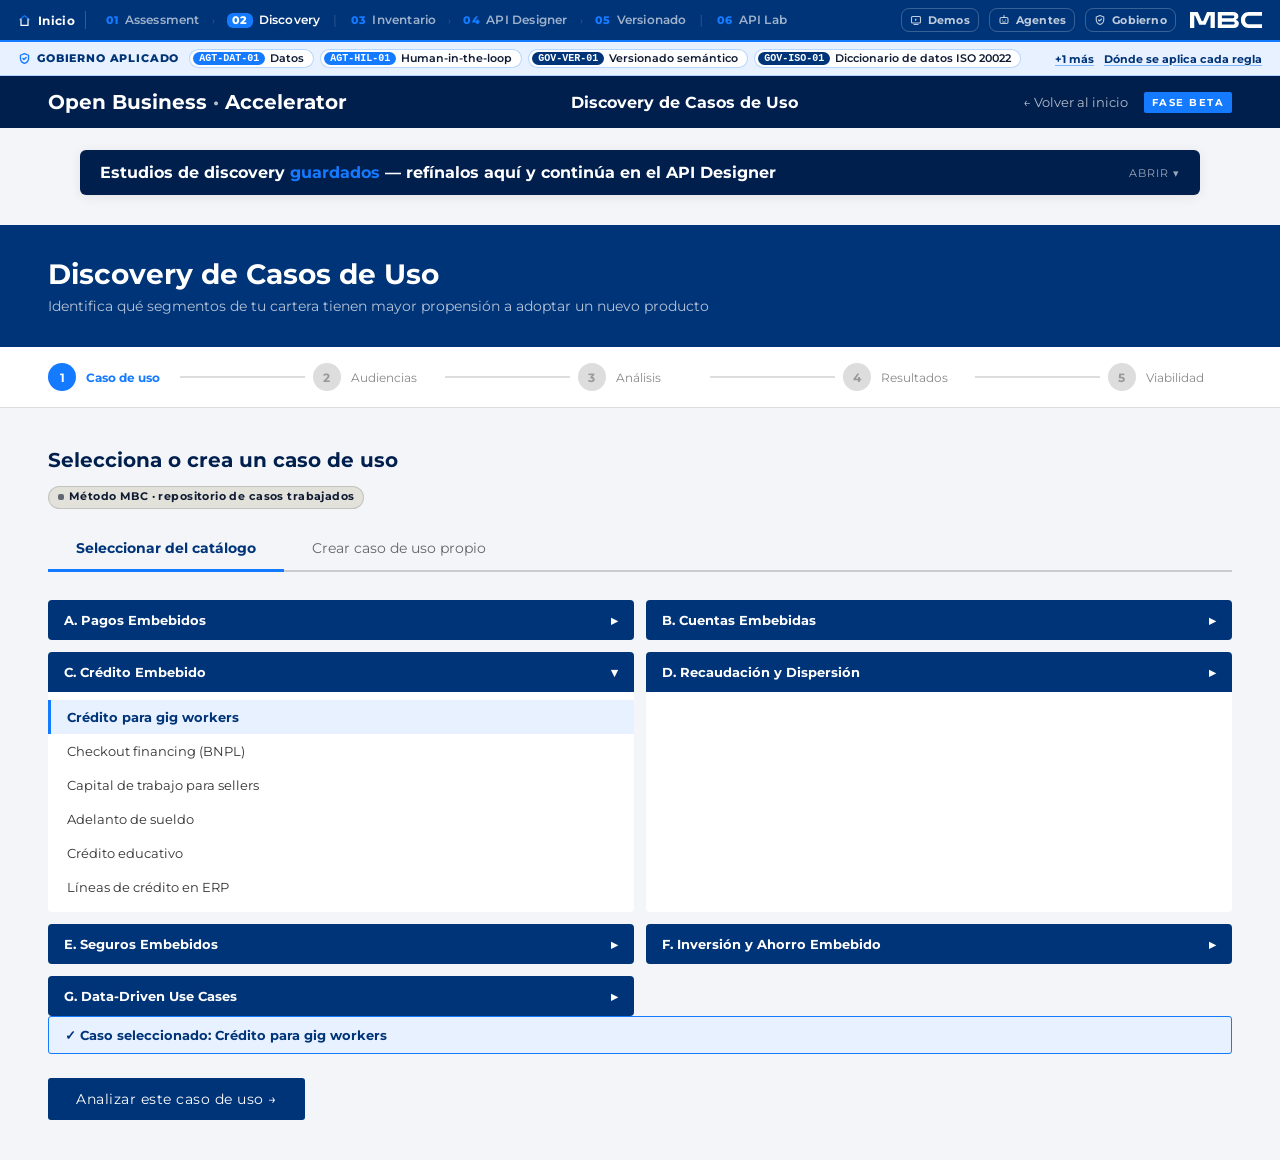
<file: stages/1-discovery/market-discovery/index.html>
<!DOCTYPE html>
<html lang="es">
<head>
  <meta charset="UTF-8">
  <meta name="viewport" content="width=device-width, initial-scale=1.0">
  <title>Discovery de Casos de Uso · Open Business Accelerator</title>
<link rel="icon" type="image/svg+xml" href="../../../assets/favicon.svg"><link rel="alternate icon" type="image/png" href="../../../assets/favicon.png">
<link rel="preconnect" href="https://fonts.googleapis.com">
<link href="https://fonts.googleapis.com/css2?family=Montserrat:wght@400;500;600;700;800&display=swap" rel="stylesheet">
<link rel="stylesheet" href="../../../assets/mbc-tokens.css">
  <style>
    :root {
      --morado:    var(--mbc-navy);
      --accent:    var(--mbc-electric);
      --gris:      var(--bg);
      --blanco:    #FFFFFF;
      --morado-dk: var(--mbc-navy-deep);
    }
    *, *::before, *::after { box-sizing: border-box; margin: 0; padding: 0; }
    body {
      font-family:var(--sans);
      background: var(--gris);
      color: var(--text);
      min-width: 1280px;
    }
    /* ── HEADER ── */
    header {
      background: var(--morado-dk);
      padding: 14px 48px;
      display: flex;
      align-items: center;
      justify-content: space-between;
      position: sticky;
      top: 0;
      z-index: 100;
    }
    .logo {
      font-family:var(--sans);font-weight:700;
      font-size: 20px;
      color: var(--blanco);
    }
    .logo span { color: rgba(255,255,255,.72); }
    .header-center {
      font-family:var(--sans);font-weight:700;
      font-size: 16px;
      color: var(--blanco);
    }
    .header-right {
      display: flex;
      align-items: center;
      gap: 16px;
    }
    .back-link {
      color: rgba(255,255,255,0.7);
      text-decoration: none;
      font-size: 13px;
      transition: color 0.2s;
    }
    .back-link:hover { color: var(--blanco); }
    .badge-beta {
      background: var(--accent);
      color: var(--blanco);
      font-size: 10px;
      font-weight: bold;
      letter-spacing: 1.5px;
      padding: 4px 8px;
      border-radius: 2px;
    }
    /* ── PAGE TITLE ── */
    .page-title {
      background: var(--morado);
      padding: 32px 48px;
      color: var(--blanco);
    }
    .page-title h1 {
      font-family:var(--sans);
      font-size: 28px;
      font-weight:700;
      margin-bottom: 6px;
    }
    .page-title p {
      font-size: 14px;
      color: rgba(255,255,255,0.7);
    }
    /* ── STEPS INDICATOR ── */
    .steps-bar {
      background: var(--blanco);
      padding: 16px 48px;
      border-bottom: 1px solid #ddd;
      display: flex;
      align-items: center;
      gap: 0;
    }
    .step-item {
      display: flex;
      align-items: center;
      gap: 10px;
      flex: 1;
    }
    .step-dot {
      width: 28px;
      height: 28px;
      border-radius: 50%;
      background: #ddd;
      color: #999;
      font-size: 12px;
      font-weight: bold;
      display: flex;
      align-items: center;
      justify-content: center;
      flex-shrink: 0;
    }
    .step-dot.active { background: var(--accent); color: var(--blanco); }
    .step-dot.done { background: var(--morado); color: var(--blanco); }
    .step-label {
      font-size: 12px;
      color: #888;
    }
    .step-label.active { color: var(--accent); font-weight: bold; }
    .step-label.done { color: var(--morado); }
    .step-connector {
      height: 2px;
      flex: 1;
      background: #ddd;
      margin: 0 8px;
    }
    .step-connector.done { background: var(--morado); }
    /* ── MAIN CONTENT ── */
    .main { padding: 40px 48px; max-width: 1280px; }
    /* ── TABS ── */
    .tab-group {
      display: flex;
      gap: 0;
      margin-bottom: 28px;
      border-bottom: 2px solid #ccc;
    }
    .tab-btn {
      padding: 12px 28px;
      background: none;
      border: none;
      font-family:var(--sans);
      font-size: 14px;
      cursor: pointer;
      color: #666;
      border-bottom: 3px solid transparent;
      margin-bottom: -2px;
      transition: all 0.2s;
    }
    .tab-btn.active {
      color: var(--morado);
      border-bottom-color: var(--accent);
      font-weight: bold;
    }
    /* ── CATALOG ── */
    .catalog-grid {
      display: grid;
      grid-template-columns: repeat(2, 1fr);
      gap: 12px;
    }
    .catalog-category {
      background: var(--blanco);
      border-radius: 4px;
      overflow: hidden;
    }
    .catalog-cat-header {
      background: var(--morado);
      color: var(--blanco);
      padding: 12px 16px;
      font-size: 13px;
      font-weight: bold;
      cursor: pointer;
      display: flex;
      justify-content: space-between;
      align-items: center;
      user-select: none;
    }
    .catalog-cat-header:hover { background: var(--accent); }
    .catalog-cat-body {
      padding: 8px 0;
      display: none;
    }
    .catalog-cat-body.open { display: block; }
    .catalog-item {
      padding: 9px 16px;
      font-size: 13px;
      cursor: pointer;
      color: #333;
      border-left: 3px solid transparent;
      transition: all 0.15s;
    }
    .catalog-item:hover { background: var(--mbc-electric-soft); border-left-color: var(--accent); }
    .catalog-item.selected {
      background: var(--mbc-electric-soft);
      border-left-color: var(--accent);
      color: var(--morado);
      font-weight: bold;
    }
    /* ── CUSTOM FORM ── */
    .custom-form { display: none; }
    .form-grid { display: grid; grid-template-columns: 1fr 1fr; gap: 16px; }
    .form-group { display: flex; flex-direction: column; gap: 6px; }
    .form-group.full { grid-column: 1 / -1; }
    label {
      font-size: 12px;
      font-weight: bold;
      color: var(--morado);
      letter-spacing: 0.5px;
    }
    input[type="text"], textarea, select {
      padding: 10px 12px;
      border: 1.5px solid #ccc;
      border-radius: 3px;
      font-family:var(--sans);
      font-size: 13px;
      color: #333;
      transition: border-color 0.2s;
    }
    input[type="text"]:focus, textarea:focus, select:focus {
      outline: none;
      border-color: var(--accent);
    }
    textarea { resize: vertical; min-height: 80px; }
    .toggle-row {
      display: flex;
      align-items: center;
      gap: 12px;
    }
    .toggle {
      position: relative;
      width: 40px;
      height: 22px;
    }
    .toggle input { opacity: 0; width: 0; height: 0; }
    .slider-toggle {
      position: absolute;
      inset: 0;
      background: #ccc;
      border-radius: 22px;
      cursor: pointer;
      transition: background 0.2s;
    }
    .slider-toggle::before {
      content: '';
      position: absolute;
      width: 16px;
      height: 16px;
      left: 3px;
      top: 3px;
      background: white;
      border-radius: 50%;
      transition: transform 0.2s;
    }
    .toggle input:checked + .slider-toggle { background: var(--accent); }
    .toggle input:checked + .slider-toggle::before { transform: translateX(18px); }
    /* ── AUDIENCE SECTION ── */
    .section-title {
      font-family:var(--sans);
      font-size: 20px;
      font-weight:700;
      color: var(--morado-dk);
      margin-bottom: 20px;
    }
    .audience-cards {
      display: grid;
      grid-template-columns: repeat(4, 1fr);
      gap: 12px;
      margin-bottom: 28px;
    }
    .audience-card {
      background: var(--blanco);
      border: 2px solid #ddd;
      border-radius: 4px;
      padding: 16px;
      cursor: pointer;
      transition: all 0.2s;
    }
    .audience-card.selected { border-color: var(--accent); background: var(--mbc-electric-soft); }
    .audience-name {
      font-size: 13px;
      font-weight: bold;
      color: var(--morado);
      margin-bottom: 4px;
    }
    .audience-pct {
      font-family:var(--sans);font-weight:700;
      font-size: 22px;
      color: var(--accent);
      margin-bottom: 2px;
    }
    .audience-users { font-size: 11px; color: #888; }
    /* ── SLIDERS ── */
    .sliders-block {
      background: var(--blanco);
      border-radius: 4px;
      padding: 20px 24px;
      margin-bottom: 24px;
    }
    .slider-row {
      display: flex;
      align-items: center;
      gap: 16px;
      margin-bottom: 14px;
    }
    .slider-name { font-size: 13px; color: #444; width: 140px; flex-shrink: 0; }
    input[type="range"] {
      flex: 1;
      accent-color: var(--morado);
    }
    .slider-val {
      font-family:var(--sans);
      font-size: 15px;
      color: var(--accent);
      font-weight: bold;
      width: 44px;
      text-align: right;
      flex-shrink: 0;
    }
    .slider-warning {
      font-size: 12px;
      color: #e05a00;
      display: none;
    }
    /* ── BUTTONS ── */
    .btn-primary {
      background: var(--morado);
      color: var(--blanco);
      border: none;
      padding: 12px 28px;
      font-family:var(--sans);
      font-size: 14px;
      cursor: pointer;
      border-radius: 3px;
      letter-spacing: 0.5px;
      transition: background 0.2s;
      display: inline-block;
    }
    .btn-primary:hover { background: var(--accent); }
    .btn-primary:disabled {
      background: #ccc;
      cursor: not-allowed;
    }
    .btn-outline {
      background: transparent;
      color: var(--morado);
      border: 2px solid var(--morado);
      padding: 10px 24px;
      font-size: 13px;
      cursor: pointer;
      border-radius: 3px;
      transition: all 0.2s;
      text-decoration: none;
      display: inline-block;
    }
    .btn-outline:hover { background: var(--morado); color: var(--blanco); }
    .btn-disabled {
      background: #e8e8e8;
      color: #aaa;
      border: 1.5px solid #ddd;
      padding: 10px 22px;
      font-size: 13px;
      cursor: not-allowed;
      border-radius: 3px;
    }
    .btn-row { display: flex; gap: 16px; align-items: center; margin-top: 24px; }
    /* ── LOADING SCREEN ── */
    #loading-screen {
      display: none;
      background: var(--morado-dk);
      padding: 60px 48px;
      min-height: 400px;
      align-items: center;
      justify-content: center;
      flex-direction: column;
    }
    .loading-title {
      font-family:var(--sans);font-weight:700;
      font-size: 22px;
      color: var(--blanco);
      margin-bottom: 40px;
      text-align: center;
    }
    .loading-steps { width: 520px; }
    .loading-step {
      display: flex;
      align-items: center;
      gap: 16px;
      padding: 12px 0;
      color: rgba(255,255,255,0.4);
      font-size: 14px;
      border-bottom: 1px solid rgba(255,255,255,0.07);
      transition: color 0.3s;
    }
    .loading-step.done { color: rgba(255,255,255,0.9); }
    .loading-step.active { color: var(--accent); }
    .step-icon {
      width: 22px;
      height: 22px;
      border-radius: 50%;
      border: 2px solid rgba(255,255,255,0.2);
      display: flex;
      align-items: center;
      justify-content: center;
      font-size: 11px;
      flex-shrink: 0;
    }
    .step-icon.active { border-color: var(--accent); color: var(--accent); }
    .step-icon.done { border-color: #44cc88; background: #44cc88; color: white; }
    /* ── RESULTS ── */
    #results-screen { display: none; padding-top: 8px; }
    .results-grid {
      display: grid;
      grid-template-columns: 60fr 40fr;
      gap: 24px;
      margin-bottom: 28px;
    }
    .results-card {
      background: var(--blanco);
      border-radius: 4px;
      padding: 24px;
    }
    .results-card h3 {
      font-family:var(--sans);
      font-size: 17px;
      font-weight:700;
      color: var(--morado-dk);
      margin-bottom: 18px;
      padding-bottom: 12px;
      border-bottom: 2px solid var(--gris);
    }
    /* Propensión table */
    .propension-table { width: 100%; border-collapse: collapse; }
    .propension-table th {
      font-size: 11px;
      font-weight: bold;
      color: #888;
      letter-spacing: 1px;
      text-transform: uppercase;
      text-align: left;
      padding: 8px 10px;
      border-bottom: 2px solid var(--gris);
    }
    .propension-table td {
      padding: 12px 10px;
      border-bottom: 1px solid #f0f0f0;
      font-size: 13px;
      vertical-align: top;
    }
    .rank-medal { font-size: 18px; }
    .seg-name { font-weight: bold; color: var(--morado); }
    .pct-bar-wrap { display: flex; align-items: center; gap: 10px; }
    .pct-bar {
      height: 8px;
      border-radius: 4px;
      background: var(--accent);
      transition: width 1s ease;
    }
    .pct-label { font-size: 13px; font-weight: bold; color: var(--accent); white-space: nowrap; }
    .tag-row { display: flex; flex-wrap: wrap; gap: 4px; margin-top: 6px; }
    .var-tag {
      background: var(--bg);
      color: var(--morado);
      font-size: 10px;
      padding: 3px 7px;
      border-radius: 2px;
      border: 1px solid var(--line);
    }
    /* TAM SAM SOM */
    .tsm-funnel { text-align: center; }
    .tsm-block {
      border-radius: 4px;
      padding: 16px 20px;
      margin-bottom: 10px;
      cursor: default;
    }
    .tsm-block.tam { background: var(--morado); color: var(--blanco); }
    .tsm-block.sam { background: var(--mbc-navy); color: var(--blanco); width: 85%; margin: 0 auto 10px; }
    .tsm-block.som { background: var(--accent); color: var(--blanco); width: 68%; margin: 0 auto; }
    .tsm-label { font-size: 11px; letter-spacing: 2px; opacity: 0.7; margin-bottom: 4px; }
    .tsm-users {
      font-family:var(--sans);font-weight:700;
      font-size: 22px;
    }
    .tsm-eur { font-size: 13px; opacity: 0.85; margin-top: 2px; }
    .tsm-pct-input {
      background: rgba(255,255,255,0.2);
      border: 1px solid rgba(255,255,255,0.4);
      color: white;
      border-radius: 3px;
      padding: 2px 6px;
      font-size: 12px;
      width: 48px;
      text-align: center;
      cursor: pointer;
    }
    .tsm-note { font-size: 11px; color: #888; margin-top: 14px; font-style: italic; line-height: 1.5; }
    /* Insights */
    .insights-grid { display: grid; grid-template-columns: repeat(3, 1fr); gap: 14px; margin-bottom: 24px; }
    .insight-card {
      background: var(--blanco);
      border-radius: 4px;
      padding: 20px;
      border-top: 3px solid var(--accent);
    }
    .insight-icon { color: var(--mbc-electric); margin-bottom: 8px; line-height:0; }
    .insight-title { font-size: 12px; font-weight: bold; color: var(--morado); letter-spacing: 0.5px; margin-bottom: 8px; }
    .insight-text { font-size: 13px; color: #555; line-height: 1.6; }
    /* API recommendations */
    .api-reco-block {
      background: var(--morado-dk);
      border-radius: 4px;
      padding: 28px 32px;
      margin-bottom: 24px;
    }
    .api-reco-block h3 {
      font-family:var(--sans);
      font-size: 18px;
      font-weight:700;
      color: var(--blanco);
      margin-bottom: 18px;
    }
    .api-pill {
      display: inline-block;
      background: rgba(255,255,255,0.12);
      border: 1px solid rgba(255,255,255,0.25);
      color: var(--blanco);
      font-size: 12px;
      padding: 5px 12px;
      border-radius: 3px;
      margin: 4px;
      font-family:var(--mono);
    }
    .api-label {
      font-size: 11px;
      letter-spacing: 1.5px;
      color: rgba(255,255,255,0.5);
      text-transform: uppercase;
      margin-bottom: 8px;
      margin-top: 14px;
    }
    .api-desc { font-size: 13px; color: rgba(255,255,255,0.75); margin-top: 16px; line-height: 1.6; }
    .btn-accent {
      background: var(--accent);
      color: var(--blanco);
      border: none;
      padding: 14px 32px;
      font-size: 15px;
      cursor: pointer;
      border-radius: 3px;
      font-family:var(--sans);font-weight:700;
      letter-spacing: 0.5px;
      transition: background 0.2s;
      text-decoration: none;
      display: inline-block;
    }
    .btn-accent:hover { background: var(--mbc-electric); }
    /* ── SELECTED LABEL ── */
    .selected-uc-label {
      background: var(--mbc-electric-soft);
      border: 1.5px solid var(--accent);
      border-radius: 3px;
      padding: 10px 16px;
      font-size: 13px;
      color: var(--morado);
      font-weight: bold;
      margin-bottom: 20px;
      display: none;
    }
    /* tooltips */
    .tooltip-wrap { position: relative; display: inline-block; }
    .tooltip-wrap .tooltip-content {
      display: none;
      position: absolute;
      bottom: 120%;
      left: 50%;
      transform: translateX(-50%);
      background: #333;
      color: white;
      font-size: 11px;
      padding: 8px 12px;
      border-radius: 3px;
      width: 220px;
      z-index: 200;
      line-height: 1.5;
    }
    .tooltip-wrap:hover .tooltip-content { display: block; }
  </style>
</head>
<body>
  <!-- HEADER -->
  <header>
    <div class="logo">Open Business <span>·</span> Accelerator</div>
    <div class="header-center">Discovery de Casos de Uso</div>
    <div class="header-right">
      <a href="../../../index.html" class="back-link">← Volver al inicio</a>
      <span class="badge-beta">FASE BETA</span>
    </div>
  </header>

  <!-- PAGE TITLE -->
  <div class="page-title">
    <h1>Discovery de Casos de Uso</h1>
    <p>Identifica qué segmentos de tu cartera tienen mayor propensión a adoptar un nuevo producto</p>
  </div>

  <!-- STEPS -->
  <div class="steps-bar" id="steps-bar">
    <div class="step-item">
      <div class="step-dot active" id="sd1">1</div>
      <span class="step-label active" id="sl1">Caso de uso</span>
    </div>
    <div class="step-connector" id="sc1"></div>
    <div class="step-item">
      <div class="step-dot" id="sd2">2</div>
      <span class="step-label" id="sl2">Audiencias</span>
    </div>
    <div class="step-connector" id="sc2"></div>
    <div class="step-item">
      <div class="step-dot" id="sd3">3</div>
      <span class="step-label" id="sl3">Análisis</span>
    </div>
    <div class="step-connector" id="sc3"></div>
    <div class="step-item">
      <div class="step-dot" id="sd4">4</div>
      <span class="step-label" id="sl4">Resultados</span>
    </div>
    <div class="step-connector" id="sc4"></div>
    <div class="step-item">
      <div class="step-dot" id="sd5">5</div>
      <span class="step-label" id="sl5">APIs</span>
    </div>
  </div>

  <!-- ── STEP 1 ── -->
  <div class="main" id="step1">
    <div class="section-title">Selecciona o crea un caso de uso</div>

    <div class="tab-group">
      <button class="tab-btn active" onclick="switchTab('catalog')">Seleccionar del catálogo</button>
      <button class="tab-btn" onclick="switchTab('custom')">Crear caso de uso propio</button>
    </div>

    <!-- CATALOG TAB -->
    <div id="tab-catalog">
      <div class="catalog-grid">
        <!-- A: PAGOS EMBEBIDOS -->
        <div class="catalog-category">
          <div class="catalog-cat-header" onclick="toggleCat(this)">
            A. Pagos Embebidos <span>▸</span>
          </div>
          <div class="catalog-cat-body">
            <div class="catalog-item" onclick="selectUC(this,'Pagos dentro de ERP','PAGOS')">Pagos dentro de ERP</div>
            <div class="catalog-item" onclick="selectUC(this,'Pagos en marketplaces','PAGOS')">Pagos en marketplaces</div>
            <div class="catalog-item" onclick="selectUC(this,'Pagos en apps de delivery','PAGOS')">Pagos en apps de delivery</div>
            <div class="catalog-item" onclick="selectUC(this,'Pagos en plataformas SaaS','PAGOS')">Pagos en plataformas SaaS</div>
            <div class="catalog-item" onclick="selectUC(this,'Pago en checkout e-commerce','PAGOS')">Pago en checkout e-commerce</div>
            <div class="catalog-item" onclick="selectUC(this,'Recaudación digital automatizada','PAGOS')">Recaudación digital automatizada</div>
          </div>
        </div>
        <!-- B: CUENTAS -->
        <div class="catalog-category">
          <div class="catalog-cat-header" onclick="toggleCat(this)">
            B. Cuentas Embebidas <span>▸</span>
          </div>
          <div class="catalog-cat-body">
            <div class="catalog-item" onclick="selectUC(this,'Cuenta para usuarios finales dentro de apps','CUENTAS')">Cuenta para usuarios finales dentro de apps</div>
            <div class="catalog-item" onclick="selectUC(this,'Wallet para clientes de plataformas','CUENTAS')">Wallet para clientes de plataformas</div>
            <div class="catalog-item" onclick="selectUC(this,'Cuenta para sellers en marketplaces','CUENTAS')">Cuenta para sellers en marketplaces</div>
            <div class="catalog-item" onclick="selectUC(this,'Cuenta empresarial en ERP','CUENTAS')">Cuenta empresarial en ERP</div>
            <div class="catalog-item" onclick="selectUC(this,'Subcuentas para gestión financiera interna','CUENTAS')">Subcuentas para gestión financiera interna</div>
          </div>
        </div>
        <!-- C: CRÉDITO -->
        <div class="catalog-category">
          <div class="catalog-cat-header" onclick="toggleCat(this)">
            C. Crédito Embebido <span>▸</span>
          </div>
          <div class="catalog-cat-body">
            <div class="catalog-item selected" onclick="selectUC(this,'Crédito para gig workers','CRÉDITO')">Crédito para gig workers</div>
            <div class="catalog-item" onclick="selectUC(this,'Checkout financing (BNPL)','CRÉDITO')">Checkout financing (BNPL)</div>
            <div class="catalog-item" onclick="selectUC(this,'Capital de trabajo para sellers','CRÉDITO')">Capital de trabajo para sellers</div>
            <div class="catalog-item" onclick="selectUC(this,'Adelanto de sueldo','CRÉDITO')">Adelanto de sueldo</div>
            <div class="catalog-item" onclick="selectUC(this,'Crédito educativo','CRÉDITO')">Crédito educativo</div>
            <div class="catalog-item" onclick="selectUC(this,'Líneas de crédito en ERP','CRÉDITO')">Líneas de crédito en ERP</div>
          </div>
        </div>
        <!-- D: RECAUDACIÓN -->
        <div class="catalog-category">
          <div class="catalog-cat-header" onclick="toggleCat(this)">
            D. Recaudación y Dispersión <span>▸</span>
          </div>
          <div class="catalog-cat-body">
            <div class="catalog-item" onclick="selectUC(this,'Pago a proveedores automatizado','DISPERSIÓN')">Pago a proveedores automatizado</div>
            <div class="catalog-item" onclick="selectUC(this,'Pago de planillas','DISPERSIÓN')">Pago de planillas</div>
            <div class="catalog-item" onclick="selectUC(this,'Pago a freelancers','DISPERSIÓN')">Pago a freelancers</div>
            <div class="catalog-item" onclick="selectUC(this,'Distribución de subsidios','DISPERSIÓN')">Distribución de subsidios</div>
            <div class="catalog-item" onclick="selectUC(this,'Split de pagos en plataformas','DISPERSIÓN')">Split de pagos en plataformas</div>
          </div>
        </div>
        <!-- E: SEGUROS -->
        <div class="catalog-category">
          <div class="catalog-cat-header" onclick="toggleCat(this)">
            E. Seguros Embebidos <span>▸</span>
          </div>
          <div class="catalog-cat-body">
            <div class="catalog-item" onclick="selectUC(this,'Seguro en compra (e-commerce)','SEGUROS')">Seguro en compra (e-commerce)</div>
            <div class="catalog-item" onclick="selectUC(this,'Seguro por uso (on-demand)','SEGUROS')">Seguro por uso (on-demand)</div>
            <div class="catalog-item" onclick="selectUC(this,'Seguro para freelancers','SEGUROS')">Seguro para freelancers</div>
            <div class="catalog-item" onclick="selectUC(this,'Microseguros','SEGUROS')">Microseguros</div>
          </div>
        </div>
        <!-- F: INVERSIÓN -->
        <div class="catalog-category">
          <div class="catalog-cat-header" onclick="toggleCat(this)">
            F. Inversión y Ahorro Embebido <span>▸</span>
          </div>
          <div class="catalog-cat-body">
            <div class="catalog-item" onclick="selectUC(this,'Ahorro automático','INVERSIÓN')">Ahorro automático</div>
            <div class="catalog-item" onclick="selectUC(this,'Redondeo de compras','INVERSIÓN')">Redondeo de compras</div>
            <div class="catalog-item" onclick="selectUC(this,'Microinversiones','INVERSIÓN')">Microinversiones</div>
            <div class="catalog-item" onclick="selectUC(this,'Fondos de inversión desde apps','INVERSIÓN')">Fondos de inversión desde apps</div>
          </div>
        </div>
        <!-- G: DATA -->
        <div class="catalog-category">
          <div class="catalog-cat-header" onclick="toggleCat(this)">
            G. Data-Driven Use Cases <span>▸</span>
          </div>
          <div class="catalog-cat-body">
            <div class="catalog-item" onclick="selectUC(this,'Personal finance management en apps','DATA')">Personal finance management en apps</div>
            <div class="catalog-item" onclick="selectUC(this,'Scoring alternativo para terceros','DATA')">Scoring alternativo para terceros</div>
            <div class="catalog-item" onclick="selectUC(this,'Precalificación crediticia en tiempo real','DATA')">Precalificación crediticia en tiempo real</div>
            <div class="catalog-item" onclick="selectUC(this,'Insights financieros para empresas','DATA')">Insights financieros para empresas</div>
          </div>
        </div>
      </div>
      <div id="catalog-selected-label" class="selected-uc-label">
        ✓ Caso seleccionado: <span id="uc-name-display">Crédito para gig workers</span>
      </div>
    </div>

    <!-- CUSTOM TAB -->
    <div id="tab-custom" class="custom-form">
      <div class="form-grid">
        <div class="form-group full">
          <label>NOMBRE DEL CASO DE USO *</label>
          <input type="text" id="custom-name" placeholder="Ej: Crédito agrícola para pequeños productores" oninput="checkCustomForm()">
        </div>
        <div class="form-group full">
          <label>DESCRIPCIÓN</label>
          <textarea id="custom-desc" placeholder="Describe el producto o servicio..." oninput="checkCustomForm()"></textarea>
        </div>
        <div class="form-group">
          <label>CATEGORÍA PRINCIPAL</label>
          <select id="custom-cat" onchange="checkCustomForm()">
            <option value="">-- Seleccionar --</option>
            <option>Pagos</option>
            <option>Crédito</option>
            <option>Cuentas</option>
            <option>Seguros</option>
            <option>Inversión</option>
            <option>Datos</option>
            <option>Otro</option>
          </select>
        </div>
        <div class="form-group">
          <label>CANAL DE DISTRIBUCIÓN</label>
          <select id="custom-canal">
            <option>App móvil</option>
            <option>Web</option>
            <option>API B2B</option>
            <option>ERP</option>
            <option>Marketplace</option>
            <option>Omnicanal</option>
          </select>
        </div>
        <div class="form-group">
          <label>TICKET PROMEDIO ESTIMADO</label>
          <select id="custom-ticket">
            <option>&lt;50€</option>
            <option>50–500€</option>
            <option selected>500–5.000€</option>
            <option>&gt;5.000€</option>
          </select>
        </div>
        <div class="form-group">
          <label>FRECUENCIA DE USO ESPERADA</label>
          <select id="custom-freq">
            <option>Única</option>
            <option>Mensual</option>
            <option>Semanal</option>
            <option>Diaria</option>
          </select>
        </div>
        <div class="form-group">
          <label>¿REQUIERE SCORING CREDITICIO?</label>
          <div class="toggle-row">
            <label class="toggle"><input type="checkbox" id="custom-scoring"><span class="slider-toggle"></span></label>
            <span style="font-size:13px;color:#444">Sí / No</span>
          </div>
        </div>
        <div class="form-group">
          <label>¿REQUIERE KYC?</label>
          <div class="toggle-row">
            <label class="toggle"><input type="checkbox" id="custom-kyc"><span class="slider-toggle"></span></label>
            <span style="font-size:13px;color:#444">Sí / No</span>
          </div>
        </div>
      </div>
    </div>

    <div class="btn-row">
      <button class="btn-primary" id="btn-next-step1" onclick="goToStep2()">Analizar este caso de uso →</button>
    </div>
  </div>

  <!-- ── STEP 2 ── -->
  <div class="main" id="step2" style="display:none;">
    <div class="section-title">Configuración de audiencias y variables</div>
    <div class="selected-uc-label" id="step2-uc-label" style="display:block;margin-bottom:24px;"></div>

    <div style="margin-bottom:18px;font-size:13px;color:#555;">
      Todos los segmentos están activos por defecto. Haz clic para desactivar alguno.
    </div>
    <div class="audience-cards">
      <div class="audience-card selected tooltip-wrap" id="aud-gig" onclick="toggleAud('gig')">
        <div class="audience-name">GIG Economy</div>
        <div class="audience-pct">28%</div>
        <div class="audience-users">~588.000 usuarios</div>
        <div class="tooltip-content">Trabajadores de plataformas (Uber, Glovo, Bolt). Ingresos variables pero frecuentes, alta actividad digital. Variables clave: ingresos_plataforma, valoracion_media, servicios_completados.</div>
      </div>
      <div class="audience-card selected tooltip-wrap" id="aud-inf" onclick="toggleAud('inf')">
        <div class="audience-name">Informal</div>
        <div class="audience-pct">19%</div>
        <div class="audience-users">~399.000 usuarios</div>
        <div class="tooltip-content">Trabajadores de economía informal, autónomos no registrados. Ingresos en efectivo, baja huella digital. Variables clave: estabilidad_flujo, visitas_comercios_sem, transferencias_mes.</div>
      </div>
      <div class="audience-card selected tooltip-wrap" id="aud-thin" onclick="toggleAud('thin')">
        <div class="audience-name">Thin File</div>
        <div class="audience-pct">35%</div>
        <div class="audience-users">~735.000 usuarios</div>
        <div class="tooltip-content">Personas con historial crediticio escaso. Jóvenes, inmigrantes recientes. Variables clave: antiguedad_sim, alquiler_al_dia, servicios_basicos_al_dia.</div>
      </div>
      <div class="audience-card selected tooltip-wrap" id="aud-emp" onclick="toggleAud('emp')">
        <div class="audience-name">Emprendedor</div>
        <div class="audience-pct">18%</div>
        <div class="audience-users">~378.000 usuarios</div>
        <div class="tooltip-content">Pequeños empresarios, fundadores de startup, autónomos formalizados. Variables clave: cobros_recurrentes, actividad_laboral_declarada, saldo_billetera.</div>
      </div>
    </div>

    <div class="sliders-block">
      <div style="font-family:var(--sans);font-weight:700;font-size:16px;margin-bottom:16px;color:var(--morado-dk);">Parámetros de la cartera</div>
      <div class="slider-row">
        <span class="slider-name">Universo total</span>
        <input type="range" min="500000" max="5000000" step="100000" value="2100000" id="sl-total" oninput="updateSliders()">
        <span class="slider-val" id="sv-total">2.100.000</span>
      </div>
      <div class="slider-row">
        <span class="slider-name">Clientes activos app</span>
        <input type="range" min="10" max="100" value="67" id="sl-app" oninput="updateSliders()">
        <span class="slider-val" id="sv-app">67%</span>
      </div>
      <div style="height:1px;background:#eee;margin:12px 0;"></div>
      <div style="font-size:12px;color:#888;margin-bottom:10px;">Segmentación de cartera (debe sumar 100%)</div>
      <div class="slider-row">
        <span class="slider-name">GIG Economy</span>
        <input type="range" min="0" max="100" value="28" id="sl-gig" oninput="updatePcts()">
        <span class="slider-val" id="sv-gig">28%</span>
      </div>
      <div class="slider-row">
        <span class="slider-name">Informal</span>
        <input type="range" min="0" max="100" value="19" id="sl-inf" oninput="updatePcts()">
        <span class="slider-val" id="sv-inf">19%</span>
      </div>
      <div class="slider-row">
        <span class="slider-name">Thin File</span>
        <input type="range" min="0" max="100" value="35" id="sl-thin" oninput="updatePcts()">
        <span class="slider-val" id="sv-thin">35%</span>
      </div>
      <div class="slider-row">
        <span class="slider-name">Emprendedor</span>
        <input type="range" min="0" max="100" value="18" id="sl-emp" oninput="updatePcts()">
        <span class="slider-val" id="sv-emp">18%</span>
      </div>
      <div class="slider-warning" id="pct-warning">⚠ La suma de segmentos debe ser 100%. Suma actual: <span id="pct-sum">100</span>%</div>
    </div>

    <div class="btn-row">
      <div class="tooltip-wrap">
        <button class="btn-disabled">Importar mi cartera (CSV/Excel)</button>
        <div class="tooltip-content" style="bottom:130%;">En la versión completa podrás importar tu propia cartera para un análisis personalizado.</div>
      </div>
      <span style="font-size:11px;background:#ffe;border:1px solid #ddd;padding:4px 8px;border-radius:2px;color:#888;">Próximamente</span>
    </div>
    <div class="btn-row" style="margin-top:28px;">
      <button class="btn-outline" onclick="goToStep1()">← Volver</button>
      <button class="btn-primary" onclick="startAnalysis()">Calcular propensión →</button>
    </div>
  </div>

  <!-- ── STEP 3 (LOADING) ── -->
  <div id="loading-screen" style="display:none;background:var(--morado-dk);padding:60px 48px;min-height:400px;display:none;align-items:center;justify-content:center;flex-direction:column;">
    <div class="loading-title">Analizando caso de uso...</div>
    <div class="loading-steps">
      <div class="loading-step" id="ls1">
        <div class="step-icon" id="li1">1</div>
        <span>Clasificando el caso de uso en el catálogo ISO 20022...</span>
      </div>
      <div class="loading-step" id="ls2">
        <div class="step-icon" id="li2">2</div>
        <span>Cruzando variables de scoring alternativo con los segmentos...</span>
      </div>
      <div class="loading-step" id="ls3">
        <div class="step-icon" id="li3">3</div>
        <span>Calculando propensión de adopción por segmento...</span>
      </div>
      <div class="loading-step" id="ls4">
        <div class="step-icon" id="li4">4</div>
        <span>Estimando TAM / SAM / SOM según parámetros de cartera...</span>
      </div>
      <div class="loading-step" id="ls5">
        <div class="step-icon" id="li5">5</div>
        <span>Identificando APIs necesarias para este caso de uso...</span>
      </div>
    </div>
  </div>

  <!-- ── STEP 4+5 (RESULTS) ── -->
  <div class="main" id="results-screen" style="display:none;">
    <div class="selected-uc-label" id="results-uc-label" style="display:block;margin-bottom:24px;"></div>

    <div class="results-grid">
      <!-- Propensión -->
      <div class="results-card">
        <h3>Propensión por segmento</h3>
        <table class="propension-table" id="propension-table">
          <thead>
            <tr>
              <th>#</th><th>Segmento</th><th>Propensión</th><th>Adopción est. 12m</th><th>Variables clave</th>
            </tr>
          </thead>
          <tbody id="propension-tbody"></tbody>
        </table>
      </div>
      <!-- TAM SAM SOM -->
      <div class="results-card">
        <h3>TAM / SAM / SOM</h3>
        <div class="tsm-funnel">
          <div class="tsm-block tam">
            <div class="tsm-label">TAM — Mercado Total</div>
            <div class="tsm-users" id="tam-users">847.000 usuarios</div>
            <div class="tsm-eur" id="tam-eur">€127M potencial anual</div>
          </div>
          <div style="font-size:11px;color:#aaa;text-align:center;margin:4px 0;">
            SAM = <input class="tsm-pct-input" id="sam-pct" value="48" onchange="recalcTSM()">% del TAM
          </div>
          <div class="tsm-block sam">
            <div class="tsm-label">SAM — Mercado Servible</div>
            <div class="tsm-users" id="sam-users">407.000 usuarios</div>
            <div class="tsm-eur" id="sam-eur">€61M potencial anual</div>
          </div>
          <div style="font-size:11px;color:#aaa;text-align:center;margin:4px 0;">
            SOM = <input class="tsm-pct-input" id="som-pct" value="20" onchange="recalcTSM()">% del SAM
          </div>
          <div class="tsm-block som">
            <div class="tsm-label">SOM — Mercado Obtenible (12m)</div>
            <div class="tsm-users" id="som-users">81.000 usuarios</div>
            <div class="tsm-eur" id="som-eur">€12M estimado año 1</div>
          </div>
        </div>
        <div class="tsm-note">* Estimaciones orientativas basadas en datos sintéticos de referencia MBC. El análisis sobre datos reales requiere parametrización completa de la cartera.</div>
      </div>
    </div>

    <!-- INSIGHTS -->
    <div class="insights-grid">
      <div class="insight-card">
        <div class="insight-icon"><svg width="22" height="22" viewBox="0 0 24 24" fill="none" stroke="currentColor" stroke-width="2" stroke-linecap="round" stroke-linejoin="round" aria-hidden="true"><path d="M13 2 4 14h7l-1 8 9-12h-7l1-8z"/></svg></div>
        <div class="insight-title">VELOCIDAD DE ADOPCIÓN</div>
        <div class="insight-text" id="insight1">El segmento GIG Economy muestra patrones de adopción rápida: 72% realizan su primera transacción en los primeros 30 días tras el onboarding.</div>
      </div>
      <div class="insight-card">
        <div class="insight-icon"><svg width="22" height="22" viewBox="0 0 24 24" fill="none" stroke="currentColor" stroke-width="2" stroke-linecap="round" stroke-linejoin="round" aria-hidden="true"><circle cx="12" cy="12" r="8"/><path d="M12 8v8M9.5 10.5c0-1 1-1.5 2.5-1.5s2.5.5 2.5 1.5-1 1.5-2.5 1.5-2.5.5-2.5 1.5 1 1.5 2.5 1.5 2.5-.5 2.5-1.5"/></svg></div>
        <div class="insight-title">TICKET MEDIO ESPERADO</div>
        <div class="insight-text" id="insight2">El ticket medio estimado para este caso de uso en el segmento prioritario es de €340/mes, con ratio de recurrencia mensual del 78%.</div>
      </div>
      <div class="insight-card">
        <div class="insight-icon"><svg width="22" height="22" viewBox="0 0 24 24" fill="none" stroke="currentColor" stroke-width="2" stroke-linecap="round" stroke-linejoin="round" aria-hidden="true"><path d="M12 4 2.5 20h19L12 4z"/><path d="M12 10v4M12 17.5v.5"/></svg></div>
        <div class="insight-title">RIESGO DE ABANDONO</div>
        <div class="insight-text" id="insight3">Los usuarios Thin File presentan mayor churn en mes 3 si no reciben un segundo producto complementario (seguro o cuenta de ahorro asociada).</div>
      </div>
    </div>

    <!-- API RECOMMENDATIONS -->
    <div class="api-reco-block">
      <h3>Para implementar este caso de uso necesitas:</h3>
      <div class="api-label">APIs requeridas</div>
      <div id="apis-required"></div>
      <div class="api-label">APIs complementarias</div>
      <div id="apis-complementary"></div>
      <div class="api-desc" id="api-desc-text">
        Son necesarias <strong>2 APIs principales</strong> y <strong>2 APIs de soporte</strong> para implementar el flujo completo. El agente de diseño te ayudará a generarlas con el estándar ISO 20022.
      </div>
    </div>

    <div class="btn-row">
      <a href="../../2-api-design/api-designer.html" id="cta-design" class="btn-accent">Diseñar estas APIs con el Agente IA →</a>
      <a href="../../../index.html" class="btn-outline">Volver al inicio</a>
      <button class="btn-outline" onclick="restart()">Nuevo análisis</button>
    </div>
  </div>

  <script>
    // ── STATE ──
    let selectedUCName = 'Crédito para gig workers';
    let selectedUCCat  = 'CRÉDITO';
    let activeTab = 'catalog';

    // Init: mark C category open + selected
    document.addEventListener('DOMContentLoaded', () => {
      // Open C category
      const cats = document.querySelectorAll('.catalog-cat-header');
      cats.forEach(h => {
        if (h.textContent.includes('Crédito Embebido')) {
          h.querySelector('span').textContent = '▾';
          h.nextElementSibling.classList.add('open');
        }
      });
      document.getElementById('catalog-selected-label').style.display = 'block';
      document.getElementById('uc-name-display').textContent = selectedUCName;
      updateSliders();
    });

    function toggleCat(el) {
      const body = el.nextElementSibling;
      const arrow = el.querySelector('span');
      if (body.classList.contains('open')) {
        body.classList.remove('open');
        arrow.textContent = '▸';
      } else {
        body.classList.add('open');
        arrow.textContent = '▾';
      }
    }

    function switchTab(tab) {
      activeTab = tab;
      document.querySelectorAll('.tab-btn').forEach(b => b.classList.remove('active'));
      event.target.classList.add('active');
      document.getElementById('tab-catalog').style.display = tab === 'catalog' ? 'block' : 'none';
      document.getElementById('tab-custom').style.display = tab === 'custom' ? 'block' : 'none';
      checkCustomForm();
    }

    function selectUC(el, name, cat) {
      document.querySelectorAll('.catalog-item').forEach(i => i.classList.remove('selected'));
      el.classList.add('selected');
      selectedUCName = name;
      selectedUCCat  = cat;
      const lbl = document.getElementById('catalog-selected-label');
      lbl.style.display = 'block';
      document.getElementById('uc-name-display').textContent = name;
    }

    function checkCustomForm() {
      if (activeTab === 'custom') {
        const name = document.getElementById('custom-name').value.trim();
        const cat  = document.getElementById('custom-cat').value;
        document.getElementById('btn-next-step1').disabled = !(name && cat);
      } else {
        document.getElementById('btn-next-step1').disabled = !selectedUCName;
      }
    }

    function updateSliders() {
      const total = parseInt(document.getElementById('sl-total').value);
      document.getElementById('sv-total').textContent = total.toLocaleString('es-ES');
      const app = document.getElementById('sl-app').value;
      document.getElementById('sv-app').textContent = app + '%';
    }

    function updatePcts() {
      const g = parseInt(document.getElementById('sl-gig').value);
      const i = parseInt(document.getElementById('sl-inf').value);
      const t = parseInt(document.getElementById('sl-thin').value);
      const e = parseInt(document.getElementById('sl-emp').value);
      document.getElementById('sv-gig').textContent = g + '%';
      document.getElementById('sv-inf').textContent = i + '%';
      document.getElementById('sv-thin').textContent = t + '%';
      document.getElementById('sv-emp').textContent = e + '%';
      const sum = g + i + t + e;
      const warn = document.getElementById('pct-warning');
      document.getElementById('pct-sum').textContent = sum;
      warn.style.display = sum !== 100 ? 'block' : 'none';
    }

    function toggleAud(seg) {
      const el = document.getElementById('aud-' + seg);
      el.classList.toggle('selected');
    }

    function goToStep1() {
      document.getElementById('step2').style.display = 'none';
      document.getElementById('step1').style.display = 'block';
      setStep(1);
    }

    function goToStep2() {
      if (activeTab === 'custom') {
        const name = document.getElementById('custom-name').value.trim();
        const cat  = document.getElementById('custom-cat').value;
        if (!name || !cat) return;
        selectedUCName = name;
        selectedUCCat  = cat;
      }
      document.getElementById('step1').style.display = 'none';
      document.getElementById('step2').style.display = 'block';
      document.getElementById('step2-uc-label').textContent = '✓ Caso seleccionado: ' + selectedUCName;
      setStep(2);
    }

    function startAnalysis() {
      document.getElementById('step2').style.display = 'none';
      const ls = document.getElementById('loading-screen');
      ls.style.display = 'flex';
      setStep(3);
      // Animate steps
      const steps = [1,2,3,4,5];
      let idx = 0;
      function animNext() {
        if (idx > 0) {
          document.getElementById('ls' + idx).classList.remove('active');
          document.getElementById('ls' + idx).classList.add('done');
          document.getElementById('li' + idx).classList.remove('active');
          document.getElementById('li' + idx).classList.add('done');
          document.getElementById('li' + idx).textContent = '✓';
        }
        if (idx < steps.length) {
          idx++;
          document.getElementById('ls' + idx).classList.add('active');
          document.getElementById('li' + idx).classList.add('active');
          setTimeout(animNext, 520);
        } else {
          setTimeout(showResults, 600);
        }
      }
      animNext();
    }

    function showResults() {
      document.getElementById('loading-screen').style.display = 'none';
      buildResults();
      document.getElementById('results-screen').style.display = 'block';
      setStep(4);
      // animate bars
      setTimeout(() => {
        document.querySelectorAll('.pct-bar').forEach(b => {
          const w = b.getAttribute('data-w');
          b.style.width = w + '%';
        });
      }, 100);
    }

    // ── PROPENSION MATRIX ──
    const matrix = {
      'CRÉDITO':    { gig:87, inf:31, thin:54, emp:41 },
      'PAGOS':      { gig:83, inf:52, thin:44, emp:67 },
      'CUENTAS':    { gig:61, inf:73, thin:58, emp:45 },
      'SEGUROS':    { gig:72, inf:55, thin:61, emp:43 },
      'INVERSIÓN':  { gig:55, inf:42, thin:48, emp:61 },
      'DATA':       { gig:77, inf:68, thin:81, emp:59 },
      'DISPERSIÓN': { gig:48, inf:77, thin:35, emp:55 },
      'DEFAULT':    { gig:60, inf:50, thin:55, emp:45 }
    };
    const segVars = {
      gig:  ['ingresos_plataforma_mensual','valoracion_media','servicios_completados'],
      inf:  ['estabilidad_flujo','cobros_recurrentes_externos','alquiler_al_dia'],
      thin: ['antiguedad_sim','alquiler_al_dia','servicios_basicos_al_dia'],
      emp:  ['cobros_recurrentes_externos','actividad_laboral_declarada','saldo_billetera']
    };
    const segNames = { gig:'GIG Economy', inf:'Informal', thin:'Thin File', emp:'Emprendedor' };
    const medals = ['1','2','3','4'];
    const apiMap = {
      'CRÉDITO': {
        req: ['POST /credit-applications','GET /credit-scoring/alternative','POST /disbursements','GET /repayment-schedule'],
        comp: ['POST /kyc/lite','GET /income-verification/gig']
      },
      'PAGOS': {
        req: ['POST /payments','GET /payment-status/{id}','POST /payments/batch'],
        comp: ['POST /kyc/lite','GET /accounts/{id}/balance']
      },
      'CUENTAS': {
        req: ['POST /accounts','GET /accounts/{id}','GET /accounts/{id}/balance'],
        comp: ['POST /kyc/lite','GET /transactions']
      },
      'SEGUROS': {
        req: ['POST /insurance/policies','GET /insurance/quotes','PATCH /insurance/status/{id}'],
        comp: ['POST /kyc/lite','GET /credit-scoring/alternative']
      },
      'INVERSIÓN': {
        req: ['POST /savings/accounts','GET /investment/products','POST /investment/orders'],
        comp: ['GET /accounts/{id}/balance','GET /transactions']
      },
      'DATA': {
        req: ['POST /credit-scoring/alternative','GET /scoring/{id}/report','POST /credit-scoring/batch'],
        comp: ['GET /income-verification','GET /behavioral-analytics']
      },
      'DISPERSIÓN': {
        req: ['POST /disbursements','GET /disbursements/{id}','POST /payments/batch'],
        comp: ['GET /accounts/{id}','POST /kyc/lite']
      },
      'DEFAULT': {
        req: ['POST /resource','GET /resource/{id}','PATCH /resource/{id}'],
        comp: ['POST /kyc/lite','GET /accounts/{id}']
      }
    };

    let tamBase = 847000;

    function buildResults() {
      const cat = matrix[selectedUCCat] || matrix['DEFAULT'];
      const total = parseInt(document.getElementById('sl-total').value);
      const appPct = parseInt(document.getElementById('sl-app').value) / 100;
      const sliders = {
        gig:  parseInt(document.getElementById('sl-gig').value) / 100,
        inf:  parseInt(document.getElementById('sl-inf').value) / 100,
        thin: parseInt(document.getElementById('sl-thin').value) / 100,
        emp:  parseInt(document.getElementById('sl-emp').value) / 100
      };

      document.getElementById('results-uc-label').textContent = '✓ Analizando: ' + selectedUCName;

      // Build sorted rows
      const rows = ['gig','inf','thin','emp'].map(seg => ({
        seg,
        pct: cat[seg],
        users: Math.round(total * sliders[seg] * appPct * (cat[seg]/100) * 0.65)
      })).sort((a,b) => b.pct - a.pct);

      const tbody = document.getElementById('propension-tbody');
      tbody.innerHTML = '';
      rows.forEach((r, i) => {
        const vars = segVars[r.seg].map(v => `<span class="var-tag">${v}</span>`).join('');
        const adoptEst = Math.round(r.pct * 0.72);
        const penetration = (r.pct * sliders[r.seg] / 100).toFixed(1);
        tbody.innerHTML += `<tr>
          <td><span class="rank-medal">${medals[i] || (i+1)}</span></td>
          <td><div class="seg-name">${segNames[r.seg]}</div></td>
          <td>
            <div class="pct-bar-wrap">
              <div style="width:120px;background:var(--bg);border-radius:4px;height:8px;overflow:hidden;">
                <div class="pct-bar" data-w="${r.pct}" style="width:0%;height:8px;background:var(--accent);border-radius:4px;transition:width 0.9s ease;"></div>
              </div>
              <span class="pct-label">${r.pct}%</span>
            </div>
          </td>
          <td>${adoptEst}% en 12m</td>
          <td><div class="tag-row">${vars}</div></td>
        </tr>`;
      });

      // TAM SAM SOM
      tamBase = rows.reduce((acc, r) => acc + r.users, 0);
      recalcTSM();

      // APIs
      const apis = apiMap[selectedUCCat] || apiMap['DEFAULT'];
      document.getElementById('apis-required').innerHTML = apis.req.map(a => `<span class="api-pill">${a}</span>`).join('');
      document.getElementById('apis-complementary').innerHTML = apis.comp.map(a => `<span class="api-pill">${a}</span>`).join('');
      document.getElementById('api-desc-text').innerHTML = `Son necesarias <strong>${apis.req.length} APIs principales</strong> y <strong>${apis.comp.length} APIs de soporte</strong> para implementar el flujo completo. El agente de diseño te ayudará a generarlas con el estándar ISO 20022.`;

      // CTA
      const qs = encodeURIComponent(selectedUCName);
      document.getElementById('cta-design').href = `../../2-api-design/api-designer.html?usecase=${qs}`;

      // F18 · paso 5 (discovery-viabilidad.js): viabilidad, requerimientos y paquete de negocio
      document.dispatchEvent(new CustomEvent('discovery:resultados', { detail: {
        caso: selectedUCName, categoria: selectedUCCat,
        descripcion: activeTab === 'custom' ? (document.getElementById('custom-desc').value || '').trim() : '',
        segmentos: rows.map(r => ({ id: r.seg, nombre: segNames[r.seg], propension: r.pct, usuarios: r.users, variables: segVars[r.seg] })),
        apis: { req: apis.req.slice(), comp: apis.comp.slice() }
      } }));
    }

    function recalcTSM() {
      const samP = parseFloat(document.getElementById('sam-pct').value) / 100 || 0.48;
      const somP = parseFloat(document.getElementById('som-pct').value) / 100 || 0.20;
      const tamU = tamBase;
      const samU = Math.round(tamU * samP);
      const somU = Math.round(samU * somP);
      const eur = u => `€${Math.round(u * 150 / 1e6)}M`;
      document.getElementById('tam-users').textContent = tamU.toLocaleString('es-ES') + ' usuarios';
      document.getElementById('tam-eur').textContent = `€${Math.round(tamU * 150 / 1e6)}M potencial anual`;
      document.getElementById('sam-users').textContent = samU.toLocaleString('es-ES') + ' usuarios';
      document.getElementById('sam-eur').textContent = `€${Math.round(samU * 150 / 1e6)}M potencial anual`;
      document.getElementById('som-users').textContent = somU.toLocaleString('es-ES') + ' usuarios';
      document.getElementById('som-eur').textContent = `€${Math.round(somU * 150 / 1e6)}M estimado año 1`;
    }

    function setStep(n) {
      for (let i = 1; i <= 5; i++) {
        const dot = document.getElementById('sd'+i);
        const lbl = document.getElementById('sl'+i);
        dot.className = 'step-dot' + (i < n ? ' done' : i === n ? ' active' : '');
        lbl.className = 'step-label' + (i < n ? ' done' : i === n ? ' active' : '');
        if (dot.classList.contains('done')) dot.textContent = '✓';
        else dot.textContent = i;
        if (i < 5) {
          const conn = document.getElementById('sc'+i);
          if (conn) conn.className = 'step-connector' + (i < n ? ' done' : '');
        }
      }
    }

    function restart() {
      document.getElementById('results-screen').style.display = 'none';
      document.getElementById('step1').style.display = 'block';
      setStep(1);
    }
  </script>
<script type="module" src="estudios.js"></script>
<script type="module" src="discovery-viabilidad.js"></script>
<script src="../../../assets/nav.js" data-current="discovery"></script>
</body>
</html>
</file>
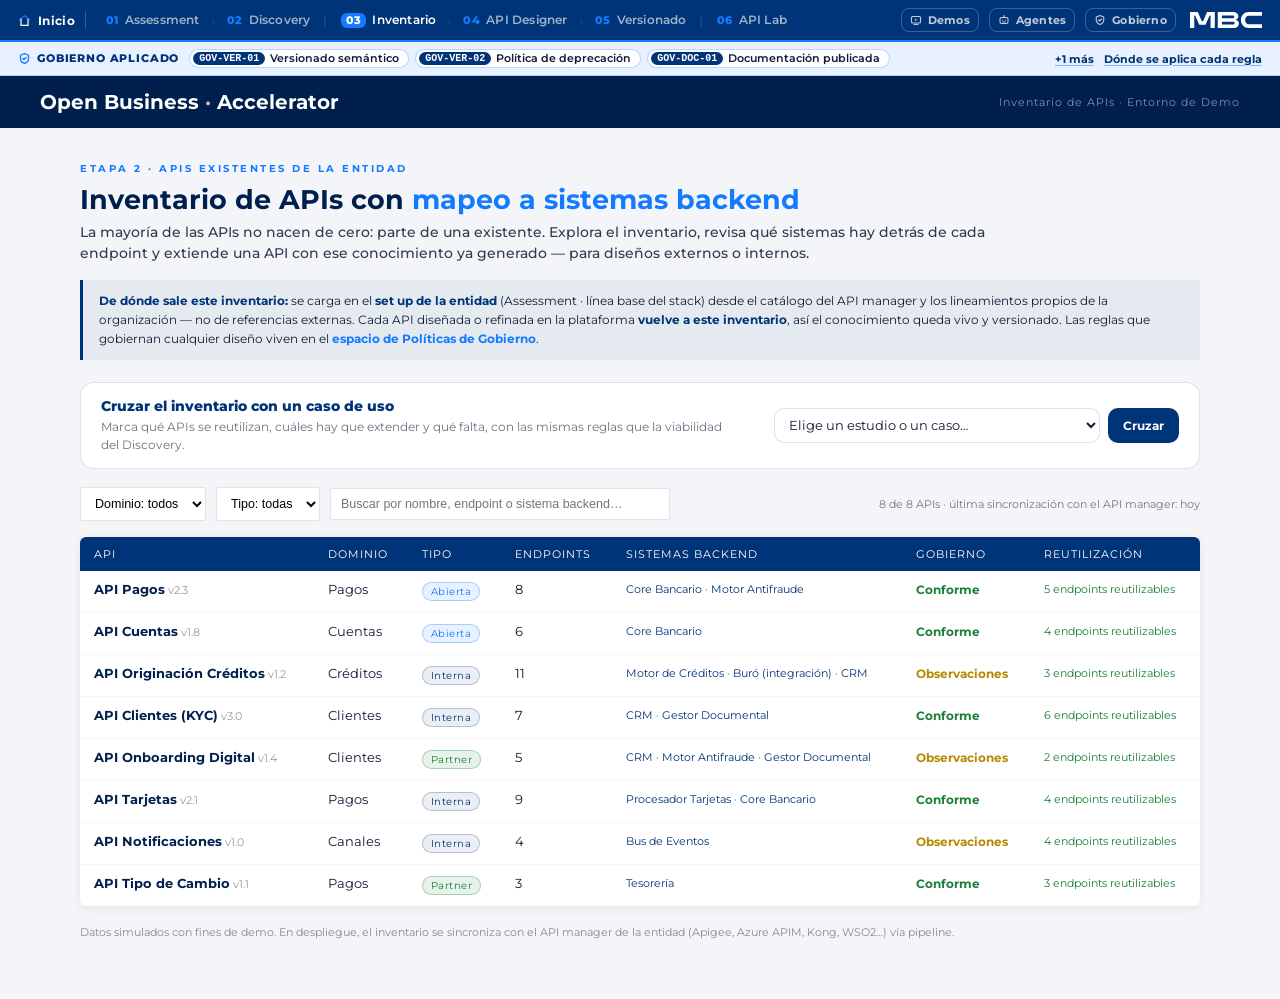
<file: stages/2-api-design/api-inventory.html>
<!DOCTYPE html>
<html lang="es">
<head>
<meta charset="UTF-8">
<meta name="viewport" content="width=device-width, initial-scale=1.0">
<title>Inventario de APIs · Open Business Accelerator</title>
<link rel="icon" type="image/svg+xml" href="../../assets/favicon.svg"><link rel="alternate icon" type="image/png" href="../../assets/favicon.png">
<link rel="preconnect" href="https://fonts.googleapis.com">
<link href="https://fonts.googleapis.com/css2?family=Montserrat:wght@400;500;600;700;800&display=swap" rel="stylesheet">
<link rel="stylesheet" href="../../assets/mbc-tokens.css">
<style>
  :root{ --morado:var(--mbc-navy); --accent:var(--mbc-electric); --gris:var(--bg); --blanco:#FFF; --morado-dk:var(--mbc-navy-deep); }
  *,*::before,*::after{box-sizing:border-box;margin:0;padding:0;}
  body{font-family:var(--sans);background:var(--gris);color:var(--text);min-width:1280px;min-height:100vh;}
  a{text-decoration:none;}
  header{background:var(--morado-dk);padding:14px 40px;display:flex;align-items:center;justify-content:space-between;}
  .logo{font-family:var(--sans);font-weight:700;font-size:20px;color:#fff;} .logo span { color: rgba(255,255,255,.72); }
  .hdr-right{font-size:11px;color:rgba(255,255,255,.5);letter-spacing:1px;}
  .page{max-width:1200px;margin:0 auto;padding:34px 40px 60px;}
  .eyebrow{font-size:10px;letter-spacing:2.5px;text-transform:uppercase;color:var(--accent);font-weight:bold;margin-bottom:8px;}
  h1{font-family:var(--sans);font-size:27px;font-weight:700;color:var(--morado-dk);margin-bottom:6px;}
  h1 .accent{color:var(--accent);}
  .sub{font-family:var(--sans);font-weight:500;font-size:14px;opacity:.85;margin-bottom:16px;max-width:920px;line-height:1.5;}
  .info-banner{background:rgba(0,52,120,.06);border-left:3px solid var(--morado);padding:11px 16px;font-size:12px;line-height:1.6;margin-bottom:22px;max-width:1120px;}
  .info-banner b{color:var(--morado);}
  .toolbar{display:flex;gap:10px;margin-bottom:16px;align-items:center;}
  .toolbar select,.toolbar input{padding:8px 10px;border:1px solid var(--line);border-radius:3px;font-size:12.5px;background:#fff;}
  .toolbar input{flex:1;max-width:340px;}
  .count{font-size:11px;color:#777;margin-left:auto;}
  table.inv{width:100%;border-collapse:collapse;background:#fff;box-shadow:0 2px 10px rgba(0,0,0,.07);border-radius:6px;overflow:hidden;font-size:12.5px;}
  .inv th{background:var(--morado);color:#fff;text-align:left;padding:10px 14px;font-size:11px;letter-spacing:1px;text-transform:uppercase;font-weight:normal;}
  .inv td{padding:11px 14px;border-bottom:1px solid var(--bg);vertical-align:top;}
  .inv tr:last-child td{border-bottom:none;}
  .inv tbody tr{cursor:pointer;transition:background .15s;}
  .inv tbody tr:hover{background:rgba(20,122,255,.045);}
  .api-name{font-weight:bold;color:var(--morado-dk);} .api-ver{color:#999;font-size:11px;}
  .pill{display:inline-block;font-size:10px;padding:2px 8px;border-radius:12px;letter-spacing:.5px;}
  .p-abierta{background:rgba(20,122,255,.1);color:var(--accent);border:1px solid rgba(20,122,255,.3);}
  .p-interna{background:rgba(0,52,120,.08);color:var(--morado);border:1px solid rgba(0,52,120,.25);}
  .p-partner{background:rgba(26,127,55,.1);color:#1a7f37;border:1px solid rgba(26,127,55,.3);}
  .gov-ok{color:#1a7f37;font-weight:bold;font-size:11.5px;} .gov-warn{color:#b58900;font-weight:bold;font-size:11.5px;}
  .backend{font-size:11px;color:#555;} .backend b{color:var(--morado);font-weight:normal;}
  .reuse{font-size:11px;color:#1a7f37;}
  /* Detalle */
  .detail{display:none;background:#fff;margin-top:20px;border-radius:6px;box-shadow:0 4px 18px rgba(0,31,77,.12);overflow:hidden;}
  .detail.open{display:block;}
  .detail-head{background:var(--morado-dk);color:#fff;padding:16px 22px;display:flex;justify-content:space-between;align-items:center;}
  .detail-title{font-family:var(--sans);font-weight:700;font-size:18px;} .detail-title small{color:rgba(255,255,255,.55);font-family:var(--sans);font-size:11px;margin-left:10px;}
  .detail-close{cursor:pointer;color:rgba(255,255,255,.6);font-size:13px;background:none;border:none;}
  .detail-close:hover{color:#fff;}
  .detail-body{padding:20px 22px;display:grid;grid-template-columns:1.5fr 1fr;gap:24px;}
  .dsec-title{font-size:10.5px;font-weight:bold;letter-spacing:1.5px;text-transform:uppercase;color:var(--accent);margin-bottom:8px;}
  table.map{width:100%;border-collapse:collapse;font-size:11.5px;margin-bottom:14px;}
  .map th{text-align:left;color:var(--morado);border-bottom:2px solid var(--morado);padding:5px 8px;font-size:10.5px;letter-spacing:.5px;}
  .map td{padding:6px 8px;border-bottom:1px solid var(--bg);}
  .map .m{font-family:var(--mono);font-size:11px;color:var(--morado-dk);}
  .kv{font-size:12px;line-height:1.9;} .kv b{color:var(--morado);}
  .actions{display:flex;gap:10px;margin-top:14px;flex-wrap:wrap;}
  .btn{padding:10px 18px;border-radius:3px;font-size:12.5px;cursor:pointer;border:none;letter-spacing:.4px;display:inline-block;}
  .btn-p{background:var(--morado);color:#fff;} .btn-p:hover{background:var(--accent);}
  .btn-o{background:#fff;color:var(--morado);border:1px solid var(--morado);} .btn-o:hover{border-color:var(--accent);color:var(--accent);}
  .note-sim{font-size:10.5px;color:#888;margin-top:16px;}
</style>
</head>
<body>

<header>
  <div class="logo">Open Business <span>·</span> Accelerator</div>
  <div class="hdr-right">Inventario de APIs · Entorno de Demo</div>
</header>

<div class="page">
  <div class="eyebrow">Etapa 2 · APIs existentes de la entidad</div>
  <h1>Inventario de APIs con <span class="accent">mapeo a sistemas backend</span></h1>
  <div class="sub">La mayoría de las APIs no nacen de cero: parte de una existente. Explora el inventario, revisa qué sistemas hay detrás de cada endpoint y extiende una API con ese conocimiento ya generado — para diseños externos o internos.</div>
  <div class="info-banner">
    <b>De dónde sale este inventario:</b> se carga en el <b>set up de la entidad</b> (Assessment · línea base del stack) desde el catálogo del API manager y los lineamientos propios de la organización — no de referencias externas. Cada API diseñada o refinada en la plataforma <b>vuelve a este inventario</b>, así el conocimiento queda vivo y versionado. Las reglas que gobiernan cualquier diseño viven en el <a href="governance-policies.html" style="color:var(--mbc-electric);font-weight:bold;">espacio de Políticas de Gobierno</a>.
  </div>

  <div class="toolbar">
    <select id="fDominio" onchange="renderInv()"><option value="">Dominio: todos</option><option>Pagos</option><option>Créditos</option><option>Clientes</option><option>Cuentas</option><option>Canales</option></select>
    <select id="fTipo" onchange="renderInv()"><option value="">Tipo: todas</option><option>Abierta</option><option>Interna</option><option>Partner</option></select>
    <input id="fTexto" placeholder="Buscar por nombre, endpoint o sistema backend…" oninput="renderInv()">
    <span class="count" id="invCount"></span>
  </div>

  <table class="inv">
    <thead><tr><th>API</th><th>Dominio</th><th>Tipo</th><th>Endpoints</th><th>Sistemas backend</th><th>Gobierno</th><th>Reutilización</th><th id="thCruce" style="display:none">Para este caso</th></tr></thead>
    <tbody id="invBody"></tbody>
  </table>

  <!-- Detalle -->
  <div class="detail" id="detail">
    <div class="detail-head">
      <div class="detail-title" id="dTitle"></div>
      <button class="detail-close" onclick="cerrarDetalle()">✕ cerrar</button>
    </div>
    <div class="detail-body">
      <div>
        <div class="dsec-title">Endpoints y mapeo a backend</div>
        <table class="map"><thead><tr><th>Endpoint</th><th>Sistema</th><th>Servicio interno</th></tr></thead><tbody id="dMap"></tbody></table>
        <div id="dCruce"></div>
        <div class="dsec-title">Reutilización sugerida</div>
        <div class="kv" id="dReuse"></div>
      </div>
      <div>
        <div class="dsec-title">Ficha de gobierno</div>
        <div class="kv" id="dGov"></div>
        <div class="actions">
          <a class="btn btn-p" id="dExtender">Extender esta API →</a>
          <a class="btn btn-o" href="enrichment.html">Gestión &amp; versionado</a>
        </div>
        <div class="dsec-title" style="margin-top:16px;">Ciclo de vida</div>
        <div class="actions" style="margin-top:6px;">
          <button class="btn btn-o" onclick="accionCiclo(this,'version')">Proponer nueva versión</button>
          <button class="btn btn-o" onclick="accionCiclo(this,'deprecar')">Iniciar deprecación</button>
        </div>
        <div id="dCiclo" style="font-size:11px;color:#1a7f37;margin-top:8px;">
        </div>
      </div>
    </div>
  </div>

  <div class="note-sim">Datos simulados con fines de demo. En despliegue, el inventario se sincroniza con el API manager de la entidad (Apigee, Azure APIM, Kong, WSO2…) vía pipeline.</div>
</div>

<script src="../../assets/inventory-data.js"></script>
<script>
const APIS = window.OBA_INVENTORY;

const $=id=>document.getElementById(id);
const esc=s=>String(s==null?'':s).replace(/&/g,'&amp;').replace(/</g,'&lt;');

function renderInv(){
  const d=$('fDominio').value, t=$('fTipo').value, q=$('fTexto').value.toLowerCase();
  const rows=APIS.filter(a=>(!d||a.dominio===d)&&(!t||a.tipo===t)&&(!q||JSON.stringify(a).toLowerCase().includes(q)));
  if(window.invCruce) rows.sort(window.invCruce.orden); // F19 · cruce con un caso (inventory-cruce.js)
  $('invBody').innerHTML=rows.map(a=>`
    <tr onclick="abrirDetalle('${a.id}')" class="${window.invCruce?window.invCruce.clase(a):''}">
      <td><span class="api-name">${esc(a.nombre)}</span> <span class="api-ver">${a.ver}</span></td>
      <td>${a.dominio}</td>
      <td><span class="pill p-${a.tipo.toLowerCase()}">${a.tipo}</span></td>
      <td>${a.endpoints}</td>
      <td class="backend">${a.backends.map(b=>`<b>${esc(b)}</b>`).join(' · ')}</td>
      <td>${a.gov==='ok'?'<span class="gov-ok">Conforme</span>':'<span class="gov-warn">Observaciones</span>'}</td>
      <td class="reuse">${esc(a.reuse)}</td>${window.invCruce?window.invCruce.celda(a):''}
    </tr>`).join('');
  $('invCount').textContent=`${rows.length} de ${APIS.length} APIs · última sincronización con el API manager: hoy`;
}

function abrirDetalle(id){
  const a=APIS.find(x=>x.id===id); if(!a)return;
  $('dTitle').innerHTML=`${esc(a.nombre)} <small>${a.ver} · ${a.dominio} · ${a.tipo}</small>`;
  $('dMap').innerHTML=a.map.map(m=>`<tr><td class="m">${esc(m[0])}</td><td>${esc(m[1])}</td><td class="m">${esc(m[2])}</td></tr>`).join('');
  $('dReuse').innerHTML=a.reuseTxt;
  const g=a.gobFicha;
  $('dGov').innerHTML=`<b>Owner:</b> ${esc(g.owner)}<br><b>Ciclo de vida:</b> ${esc(g.ciclo)}<br><b>Normalización:</b> ${esc(g.iso)}<br><b>Consumidores:</b> ${esc(g.consumidores)}`;
  $('dExtender').href=`api-designer.html?from=${a.id}`;
  if(window.invCruce) window.invCruce.detalle(a);
  $('detail').classList.add('open');
  $('detail').scrollIntoView({behavior:'smooth',block:'nearest'});
}
function cerrarDetalle(){ $('detail').classList.remove('open'); }
function accionCiclo(btn, tipo){
  const msg = tipo==='version'
    ? 'Propuesta de versión minor creada (SemVer · GOV-VER-01): changelog firmado y PR al equipo de Gobierno. Los consumidores se notifican vía portal.'
    : 'Deprecación iniciada (GOV-VER-02): se declara la ventana de soporte, se notifica a los consumidores y la versión queda marcada en el catálogo.';
  $('dCiclo').textContent = '✓ ' + msg + ' (simulado en la demo)';
}
renderInv();
</script>
<script type="module" src="inventory-cruce.js"></script>
<script src="../../assets/nav.js" data-current="inventory"></script>
</body>
</html>
</file>
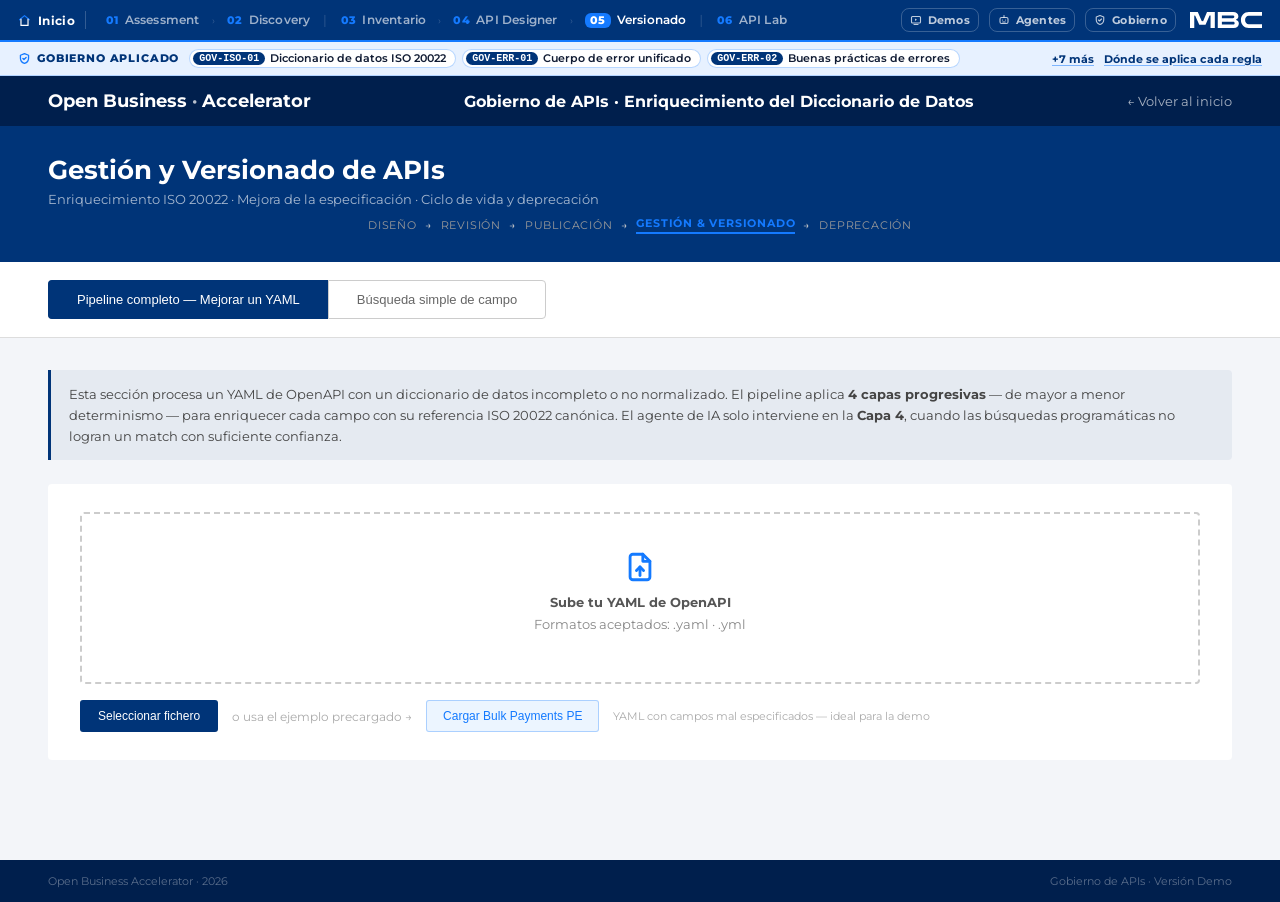
<file: stages/2-api-design/enrichment.html>
<!DOCTYPE html>
<html lang="es">
<head>
  <meta charset="UTF-8">
  <meta name="viewport" content="width=device-width, initial-scale=1.0">
  <title>Gestión y Versionado de APIs · Open Business Accelerator</title>
<link rel="icon" type="image/svg+xml" href="../../assets/favicon.svg"><link rel="alternate icon" type="image/png" href="../../assets/favicon.png">
<link rel="preconnect" href="https://fonts.googleapis.com">
<link href="https://fonts.googleapis.com/css2?family=Montserrat:wght@400;500;600;700;800&display=swap" rel="stylesheet">
<link rel="stylesheet" href="../../assets/mbc-tokens.css">
  <style>
    :root {
      --morado:    var(--mbc-navy);
      --accent:    var(--mbc-electric);
      --gris:      var(--bg);
      --blanco:    #FFFFFF;
      --morado-dk: var(--mbc-navy-deep);
      --ok:        #1a7f4e;
      --ok-bg:     #d4f0e2;
      --warn:      #7d5a00;
      --warn-bg:   #fff3cd;
      --err:       #922b21;
      --err-bg:    #fdedec;
    }
    *, *::before, *::after { box-sizing: border-box; margin: 0; padding: 0; }
    body { font-family:var(--sans); background: var(--gris); color: var(--text); min-width: 1280px; }

    /* HEADER */
    header {
      background: var(--morado-dk);
      padding: 14px 48px;
      display: flex; align-items: center; justify-content: space-between;
      position: sticky; top: 0; z-index: 100;
    }
    .logo { font-family:var(--sans);font-weight:700; font-size: 18px; color: var(--blanco); }
    .logo span { color: rgba(255,255,255,.72); }
    .header-center { font-family:var(--sans);font-weight:700; font-size: 16px; color: var(--blanco); }
    .header-right { display: flex; align-items: center; gap: 16px; }
    .back-link { color: rgba(255,255,255,0.65); text-decoration: none; font-size: 13px; }
    .back-link:hover { color: var(--blanco); }

    /* PAGE TITLE */
    .page-title { background: var(--morado); padding: 28px 48px; color: var(--blanco); }
    .page-title h1 { font-family:var(--sans); font-size: 26px; font-weight:700; margin-bottom: 5px; }
    .page-title p { font-size: 13px; color: rgba(255,255,255,0.65); }

    /* TOGGLE PRINCIPAL */
    .mode-toggle { background: var(--blanco); padding: 18px 48px; border-bottom: 1px solid #ddd; display: flex; gap: 0; }
    .mode-btn {
      padding: 11px 28px; background: none; border: 1.5px solid #ccc;
      font-size: 13px; cursor: pointer; color: #666; transition: all 0.2s;
      display: flex; align-items: center; gap: 8px;
    }
    .mode-btn:first-child { border-radius: 4px 0 0 4px; border-right: none; }
    .mode-btn:last-child  { border-radius: 0 4px 4px 0; }
    .mode-btn.active { background: var(--morado); color: var(--blanco); border-color: var(--morado); }

    /* MAIN */
    .main { padding: 32px 48px; max-width: 1280px; }

    /* INFO BANNER */
    .info-banner {
      background: rgba(0,52,120,0.06);
      border-left: 3px solid var(--morado);
      border-radius: 0 4px 4px 0;
      padding: 14px 18px;
      font-size: 13px;
      color: #444;
      line-height: 1.6;
      margin-bottom: 24px;
    }

    /* UPLOAD AREA */
    .upload-area {
      background: var(--blanco);
      border-radius: 4px;
      padding: 28px 32px;
      margin-bottom: 20px;
    }
    .upload-zone {
      border: 2px dashed #ccc;
      border-radius: 4px;
      padding: 36px;
      text-align: center;
      margin-bottom: 16px;
      color: #888;
      font-size: 13px;
      transition: border-color 0.2s;
    }
    .upload-zone:hover { border-color: var(--accent); }
    .upload-zone-icon { color: var(--mbc-electric); margin-bottom: 10px; line-height:0; }
    .upload-row { display: flex; align-items: center; gap: 14px; flex-wrap: wrap; }
    .btn-upload {
      background: var(--morado);
      color: var(--blanco);
      border: none;
      padding: 9px 18px;
      font-size: 12px;
      cursor: pointer;
      border-radius: 3px;
      transition: background 0.2s;
    }
    .btn-upload:hover { background: var(--accent); }
    .btn-example {
      background: rgba(20,122,255,0.08);
      color: var(--accent);
      border: 1.5px solid rgba(20,122,255,0.3);
      padding: 8px 16px;
      font-size: 12px;
      cursor: pointer;
      border-radius: 3px;
      transition: all 0.2s;
    }
    .btn-example:hover { background: var(--accent); color: var(--blanco); }
    .upload-note { font-size: 11px; color: #aaa; }

    /* CODE BLOCK */
    .code-block {
      background: var(--text);
      border-radius: 4px;
      padding: 18px 22px;
      font-family:var(--mono);
      font-size: 11.5px;
      line-height: 1.7;
      color: var(--line);
      overflow-x: auto;
      white-space: pre;
      display: none;
      max-height: 280px;
      overflow-y: auto;
      margin-top: 16px;
    }
    .code-block.visible { display: block; }
    .ck { color: var(--mbc-electric); }
    .cv { color: #a8e6cf; }
    .cn { color: #ffd700; }
    .cc { color: var(--text-dim); font-style: italic; }
    .cw { color: #ff9f43; }

    /* KPI ROW */
    .kpi-row { display: grid; grid-template-columns: repeat(4,1fr); gap: 12px; margin-bottom: 20px; }
    .kpi-card { background: var(--blanco); border-radius: 4px; padding: 14px 18px; border-top: 3px solid var(--morado); }
    .kpi-val { font-family:var(--sans);font-weight:700; font-size: 28px; color: var(--morado); line-height: 1; margin-bottom: 4px; }
    .kpi-val.warn { color: var(--accent); }
    .kpi-label { font-size: 11px; color: #888; }

    /* BTN ROW */
    .btn-row { display: flex; gap: 12px; align-items: center; margin-top: 18px; }
    .btn-primary {
      background: var(--morado);
      color: var(--blanco);
      border: none;
      padding: 12px 26px;
      font-size: 14px;
      font-family:var(--sans);font-weight:700;
      cursor: pointer;
      border-radius: 3px;
      display: flex;
      align-items: center;
      gap: 8px;
      transition: background 0.2s;
    }
    .btn-primary:hover { background: var(--accent); }
    .btn-outline {
      background: transparent;
      color: var(--morado);
      border: 1.5px solid var(--morado);
      padding: 10px 20px;
      font-size: 13px;
      cursor: pointer;
      border-radius: 3px;
      transition: all 0.2s;
      text-decoration: none;
      display: inline-block;
    }
    .btn-outline:hover { background: var(--morado); color: var(--blanco); }
    .btn-accent {
      background: var(--accent);
      color: var(--blanco);
      border: none;
      padding: 12px 26px;
      font-size: 14px;
      cursor: pointer;
      border-radius: 3px;
      transition: background 0.2s;
    }
    .btn-accent:hover { background: var(--mbc-electric); }

    /* PIPELINE SCREEN */
    #pipeline-screen { display: none; }
    .pipeline-header {
      background: var(--morado-dk);
      border-radius: 4px;
      padding: 14px 20px;
      color: var(--blanco);
      display: flex;
      align-items: center;
      justify-content: space-between;
      margin-bottom: 18px;
      font-size: 13px;
    }
    .pipeline-header-left { display: flex; flex-direction: column; gap: 4px; }
    .pipeline-header-title { font-family:var(--sans);font-weight:700; font-size: 16px; }
    .pipeline-header-meta { font-size: 11px; color: rgba(255,255,255,0.5); letter-spacing: 0.3px; }
    .pipeline-progress { display: flex; align-items: center; gap: 10px; }
    .progress-bar-wrap { width: 120px; height: 6px; background: rgba(255,255,255,0.15); border-radius: 3px; overflow: hidden; }
    .progress-bar { height: 6px; background: var(--accent); border-radius: 3px; transition: width 0.4s ease; width: 0%; }
    .progress-label { font-size: 11px; color: rgba(255,255,255,0.7); white-space: nowrap; }

    /* PIPELINE LAYOUT */
    .pipeline-grid { display: grid; grid-template-columns: 40fr 60fr; gap: 18px; }

    /* FIELDS TABLE */
    .fields-card { background: var(--blanco); border-radius: 4px; overflow: hidden; }
    .fields-card-title { background: var(--morado); color: var(--blanco); font-size: 12px; font-weight: bold; letter-spacing: 0.5px; padding: 10px 14px; }
    .fields-table { width: 100%; border-collapse: collapse; font-size: 11.5px; }
    .fields-table th { padding: 8px 10px; background: rgba(0,52,120,0.06); font-size: 10px; font-weight: bold; color: #666; letter-spacing: 1px; text-transform: uppercase; border-bottom: 1px solid #eee; text-align: left; }
    .fields-table td { padding: 9px 10px; border-bottom: 1px solid var(--bg); vertical-align: middle; }
    .field-name { font-family:var(--mono); color: var(--morado); font-weight: bold; }
    .field-type-as { color: #888; font-size: 10.5px; }
    .layer-badge { font-size: 10px; padding: 2px 7px; border-radius: 10px; font-weight: bold; white-space: nowrap; }
    .layer-c1 { background: #e8f8ee; color: #1a7f4e; }
    .layer-c2 { background: #eaf2fb; color: #1a5276; }
    .layer-c3 { background: #fef9e7; color: #7d5a00; }
    .layer-c4 { background: var(--mbc-electric-soft); color: #922b21; }
    .conf-bar-wrap { width: 60px; height: 5px; background: #eee; border-radius: 3px; overflow: hidden; display: inline-block; vertical-align: middle; margin-right: 4px; }
    .conf-bar { height: 5px; border-radius: 3px; }
    .conf-high  { background: #1a7f4e; }
    .conf-med   { background: #e0a000; }
    .conf-low   { background: var(--accent); }
    .status-auto { color: #1a7f4e; font-weight: bold; font-size: 11px; }
    .status-rev  { color: #e07000; font-weight: bold; font-size: 11px; }
    .row-active td { background: rgba(20,122,255,0.04); }
    .row-done-ok td { background: rgba(26,127,78,0.04); }
    .row-done-rev td { background: rgba(224,160,0,0.05); }

    /* LAYER DETAIL */
    .layer-detail-card { background: var(--blanco); border-radius: 4px; padding: 18px 20px; }
    .field-in-process {
      background: var(--morado-dk);
      border-radius: 4px;
      padding: 12px 16px;
      margin-bottom: 14px;
      display: flex;
      align-items: center;
      gap: 10px;
      font-size: 12px;
      color: rgba(255,255,255,0.8);
    }
    .field-in-process strong { color: var(--accent); font-family:var(--mono); font-size: 13px; }
    .layer-block {
      border-radius: 4px;
      border: 1.5px solid #e8e8e8;
      margin-bottom: 10px;
      overflow: hidden;
    }
    .layer-block-header {
      padding: 10px 14px;
      font-size: 12px;
      font-weight: bold;
      display: flex;
      align-items: center;
      justify-content: space-between;
      background: rgba(0,0,0,0.03);
    }
    .layer-block-body { padding: 12px 14px; font-size: 12px; color: #444; line-height: 1.6; }
    .layer-block.done { border-color: #b8e8cc; }
    .layer-block.done .layer-block-header { background: rgba(26,127,78,0.08); color: var(--ok); }
    .layer-block.active { border-color: var(--accent); }
    .layer-block.active .layer-block-header { background: rgba(20,122,255,0.08); color: var(--accent); }
    .layer-block.pending { opacity: 0.5; }
    .layer-block-status { font-size: 11px; }
    .vector-candidates { margin-top: 8px; }
    .candidate-row {
      display: flex;
      align-items: center;
      gap: 10px;
      padding: 7px 10px;
      border-radius: 3px;
      background: rgba(0,52,120,0.04);
      margin-bottom: 5px;
      font-size: 11.5px;
    }
    .cand-rank { font-weight: bold; color: var(--morado); width: 18px; flex-shrink: 0; }
    .cand-name { font-family:var(--mono); color: var(--morado); flex: 1; }
    .cand-dist { color: #888; font-size: 11px; white-space: nowrap; }
    .cand-stars { color: var(--accent); font-size: 12px; width: 36px; text-align: right; }
    .log-line { font-family:var(--mono); font-size: 11px; color: #555; padding: 3px 0; border-bottom: 1px solid var(--bg); }
    .log-line .arrow { color: var(--accent); font-weight: bold; }
    .log-line .ok { color: var(--ok); }
    .log-line .skip { color: #aaa; }

    /* AGENT BUBBLE */
    .agent-bubble {
      background: var(--morado);
      border-radius: 6px;
      padding: 20px 22px;
      margin-top: 14px;
      display: none;
    }
    .agent-bubble.visible { display: block; }
    .agent-bubble-header { display: flex; align-items: center; gap: 10px; margin-bottom: 12px; }
    .agent-av { width: 28px; height: 28px; border-radius: 50%; background: var(--accent); display: flex; align-items: center; justify-content: center; font-size: 11px; font-weight: bold; color: white; flex-shrink: 0; }
    .agent-name { font-size: 11px; font-weight: bold; color: rgba(255,255,255,0.9); letter-spacing: 0.4px; }
    .agent-role { font-size: 9px; color: rgba(255,255,255,0.45); }
    .agent-text { font-size: 12.5px; color: rgba(255,255,255,0.82); line-height: 1.6; margin-bottom: 14px; }
    .agent-options { display: flex; flex-wrap: wrap; gap: 8px; }
    .agent-opt {
      padding: 8px 14px;
      border-radius: 4px;
      border: 1.5px solid rgba(255,255,255,0.2);
      font-size: 12px;
      color: rgba(255,255,255,0.78);
      background: rgba(255,255,255,0.06);
      cursor: pointer;
      transition: all 0.2s;
    }
    .agent-opt:hover { background: var(--accent); border-color: var(--accent); color: white; }

    /* RESULTS SCREEN */
    #results-screen { display: none; }
    .results-kpi { display: grid; grid-template-columns: repeat(4,1fr); gap: 12px; margin-bottom: 20px; }
    .res-card { background: var(--blanco); border-radius: 4px; padding: 16px 18px; border-top: 3px solid var(--morado); }
    .res-val { font-family:var(--sans);font-weight:700; font-size: 28px; color: var(--morado); }
    .res-label { font-size: 11px; color: #888; }
    .diff-table { width: 100%; border-collapse: collapse; font-size: 12px; }
    .diff-table th { padding: 9px 12px; background: var(--morado); color: white; font-size: 10px; letter-spacing: 1px; text-transform: uppercase; text-align: left; }
    .diff-table td { padding: 9px 12px; border-bottom: 1px solid var(--bg); vertical-align: top; }
    .diff-table tr:hover td { background: var(--bg); }
    .diff-tag { font-size: 10px; padding: 2px 7px; border-radius: 10px; font-weight: bold; white-space: nowrap; }
    .diff-type { background: #e8f4fd; color: #1a5276; }
    .diff-enrich { background: var(--bg); color: var(--data-3); }
    .diff-ok { background: var(--ok-bg); color: var(--ok); }
    .diff-rev { background: var(--warn-bg); color: var(--warn); }

    /* TABS */
    .tab-group { display: flex; border-bottom: 2px solid #ddd; margin-bottom: 18px; }
    .tab-btn { padding: 10px 20px; background: none; border: none; font-size: 12.5px; font-weight: bold; color: #888; cursor: pointer; border-bottom: 3px solid transparent; margin-bottom: -2px; transition: all 0.2s; }
    .tab-btn.active { color: var(--morado); border-bottom-color: var(--accent); }
    .tab-content { display: none; }
    .tab-content.active { display: block; }

    /* QA REPORT */
    .qa-report {
      background: var(--text);
      border-radius: 4px;
      padding: 20px 24px;
      font-family:var(--mono);
      font-size: 12px;
      color: #a8e6cf;
      line-height: 1.9;
      white-space: pre;
    }
    .qa-dim { color: var(--text-dim); }
    .qa-hi  { color: #ffd700; }
    .qa-ok  { color: #a8e6cf; }
    .qa-warn{ color: #ff9f43; }

    /* DOWNLOAD BTN */
    .btn-download {
      background: var(--ok);
      color: white;
      border: none;
      padding: 10px 22px;
      font-size: 13px;
      cursor: pointer;
      border-radius: 3px;
      display: inline-flex;
      align-items: center;
      gap: 8px;
      transition: background 0.2s;
    }
    .btn-download:hover { background: #14663e; }

    /* CTA BLOCK */
    .cta-block {
      background: var(--blanco);
      border-radius: 4px;
      padding: 20px 24px;
      display: flex;
      align-items: center;
      justify-content: space-between;
      margin-top: 22px;
      border-left: 4px solid var(--accent);
    }
    .cta-text { font-size: 14px; color: #333; }

    /* ── MODE 2: SEARCH ── */
    #mode-search { display: none; }
    .search-card { background: var(--blanco); border-radius: 4px; padding: 32px; margin-bottom: 18px; }
    .search-title { font-family:var(--sans);font-weight:700; font-size: 20px; color: var(--morado-dk); margin-bottom: 20px; }
    .search-form { display: grid; grid-template-columns: 1fr 1fr; gap: 14px; margin-bottom: 18px; }
    .fg { display: flex; flex-direction: column; gap: 6px; }
    .fg label { font-size: 11px; font-weight: bold; color: var(--morado); letter-spacing: 0.5px; }
    input.finput, textarea.finput {
      padding: 10px 12px;
      border: 1.5px solid #ccc;
      border-radius: 3px;
      font-size: 13px;
      color: #333;
      font-family:var(--sans);
      transition: border-color 0.2s;
    }
    input.finput:focus, textarea.finput:focus { outline: none; border-color: var(--accent); }
    .examples-row { display: flex; align-items: center; gap: 10px; flex-wrap: wrap; margin-bottom: 20px; }
    .example-pill {
      background: rgba(0,52,120,0.07);
      border: 1px solid rgba(0,52,120,0.2);
      color: var(--morado);
      font-size: 12px;
      padding: 5px 12px;
      border-radius: 20px;
      cursor: pointer;
      font-family:var(--mono);
      transition: all 0.2s;
    }
    .example-pill:hover { background: var(--morado); color: white; }
    #search-processing { display: none; background: var(--morado-dk); border-radius: 4px; padding: 20px 24px; margin-bottom: 18px; }
    .sp-title { font-family:var(--sans);font-weight:700; font-size: 15px; color: var(--blanco); margin-bottom: 14px; }
    .sp-step { font-size: 12px; color: rgba(255,255,255,0.65); padding: 6px 0; border-bottom: 1px solid rgba(255,255,255,0.07); display: flex; align-items: center; gap: 10px; }
    .sp-step.done { color: #a8e6cf; }
    .sp-step.active { color: var(--accent); }
    .sp-pbar-wrap { width: 120px; height: 5px; background: rgba(255,255,255,0.15); border-radius: 3px; overflow: hidden; margin-left: auto; }
    .sp-pbar { height: 5px; background: var(--accent); border-radius: 3px; transition: width 0.4s; width: 0%; }
    #search-results { display: none; }
    .result-card {
      background: var(--blanco);
      border-radius: 4px;
      margin-bottom: 10px;
      overflow: hidden;
      border: 1.5px solid #eee;
    }
    .result-card.top { border-color: var(--accent); }
    .result-card-header { padding: 14px 18px; background: rgba(0,52,120,0.04); display: flex; align-items: center; gap: 14px; }
    .result-rank { font-family:var(--sans);font-weight:700; font-size: 20px; color: var(--accent); width: 28px; flex-shrink: 0; }
    .result-iso { font-family:var(--mono); font-size: 15px; color: var(--morado); font-weight: bold; flex: 1; }
    .result-match-badge { font-size: 11px; padding: 4px 10px; border-radius: 3px; font-weight: bold; }
    .badge-top  { background: rgba(20,122,255,0.12); color: var(--accent); border: 1px solid rgba(20,122,255,0.3); }
    .badge-alt  { background: rgba(0,52,120,0.06);  color: var(--morado); border: 1px solid rgba(0,52,120,0.2); }
    .result-card-body { padding: 14px 18px; }
    .result-meta { display: flex; gap: 20px; margin-bottom: 10px; }
    .result-meta-item { font-size: 11px; color: #666; }
    .result-meta-item strong { color: var(--morado); }
    .result-def { font-size: 12.5px; color: #444; line-height: 1.6; margin-bottom: 12px; font-style: italic; }
    .result-yaml { background: var(--text); border-radius: 3px; padding: 12px 16px; font-family:var(--mono); font-size: 11px; line-height: 1.7; color: var(--line); white-space: pre; overflow-x: auto; }
    .result-actions { display: flex; gap: 8px; margin-top: 12px; }
    .btn-sm { padding: 7px 14px; font-size: 12px; border: 1.5px solid var(--morado); color: var(--morado); background: transparent; border-radius: 3px; cursor: pointer; transition: all 0.2s; }
    .btn-sm:hover { background: var(--morado); color: white; }
    .geo-block { background: rgba(0,52,120,0.05); border: 1.5px solid rgba(0,52,120,0.15); border-radius: 4px; padding: 16px 20px; margin-top: 14px; font-size: 13px; color: #444; line-height: 1.7; }
    .geo-block code { font-family:var(--mono); font-size: 11px; background: rgba(0,52,120,0.08); padding: 2px 6px; border-radius: 2px; color: var(--morado); }

    /* SPINNER */
    .spinner { display: inline-block; width: 16px; height: 16px; border: 2.5px solid rgba(255,255,255,0.3); border-top-color: white; border-radius: 50%; animation: spin 0.7s linear infinite; }
    @keyframes spin { to { transform: rotate(360deg); } }

    /* TOAST */
    #toast { display: none; position: fixed; bottom: 28px; right: 28px; background: var(--ok); color: white; padding: 12px 20px; border-radius: 4px; font-size: 13px; font-weight: bold; z-index: 500; box-shadow: 0 4px 20px rgba(0,0,0,0.2); }

    footer { background: var(--morado-dk); padding: 14px 48px; display: flex; justify-content: space-between; font-size: 11px; color: rgba(255,255,255,0.35); margin-top: 48px; }
  </style>
</head>
<body>

<!-- HEADER -->
<header>
  <div class="logo">Open Business <span>·</span> Accelerator</div>
  <div class="header-center">Gobierno de APIs · Enriquecimiento del Diccionario de Datos</div>
  <div class="header-right">
    <a href="../../index.html" class="back-link">← Volver al inicio</a>
  </div>
</header>

<!-- PAGE TITLE -->
<div class="page-title">
  <h1>Gestión y Versionado de APIs</h1>
  <p>Enriquecimiento ISO 20022 · Mejora de la especificación · Ciclo de vida y deprecación</p>
<div style="max-width:900px;margin:10px auto 0;display:flex;align-items:center;gap:8px;font-size:10.5px;letter-spacing:.8px;text-transform:uppercase;color:#999;justify-content:center;">
  <span>Diseño</span><span style="color:#ccc;">→</span><span>Revisión</span><span style="color:#ccc;">→</span><span>Publicación</span><span style="color:#ccc;">→</span>
  <span style="color:var(--mbc-electric);font-weight:bold;border-bottom:2px solid var(--mbc-electric);padding-bottom:2px;">Gestión &amp; Versionado</span>
  <span style="color:#ccc;">→</span><span>Deprecación</span>
</div>
</div>

<!-- TOGGLE -->
<div class="mode-toggle">
  <button class="mode-btn active" onclick="setMode('pipeline',this)">Pipeline completo — Mejorar un YAML</button>
  <button class="mode-btn" onclick="setMode('search',this)">Búsqueda simple de campo</button>
</div>

<!-- ══ MODE 1: PIPELINE ══ -->
<div id="mode-pipeline">
  <div class="main">
    <div class="info-banner">
      Esta sección procesa un YAML de OpenAPI con un diccionario de datos incompleto o no normalizado. El pipeline aplica <strong>4 capas progresivas</strong> — de mayor a menor determinismo — para enriquecer cada campo con su referencia ISO 20022 canónica. El agente de IA solo interviene en la <strong>Capa 4</strong>, cuando las búsquedas programáticas no logran un match con suficiente confianza.
    </div>

    <!-- PASO 1: Carga -->
    <div id="step-upload">
      <div class="upload-area">
        <div class="upload-zone">
          <div class="upload-zone-icon"><svg width="34" height="34" viewBox="0 0 24 24" fill="none" stroke="currentColor" stroke-width="2" stroke-linecap="round" stroke-linejoin="round" aria-hidden="true"><path d="M14 3H7a2 2 0 0 0-2 2v14a2 2 0 0 0 2 2h10a2 2 0 0 0 2-2V8l-5-5z"/><path d="M14 3v5h5"/><path d="M12 18v-6"/><path d="m9.5 14.5 2.5-2.5 2.5 2.5"/></svg></div>
          <div style="font-weight:bold;margin-bottom:6px;color:#555;">Sube tu YAML de OpenAPI</div>
          <div style="margin-bottom:14px;">Formatos aceptados: .yaml · .yml</div>
        </div>
        <div class="upload-row">
          <button class="btn-upload">Seleccionar fichero</button>
          <span style="font-size:12px;color:#aaa;">o usa el ejemplo precargado →</span>
          <button class="btn-example" onclick="loadExample()">Cargar Bulk Payments PE</button>
          <span class="upload-note">YAML con campos mal especificados — ideal para la demo</span>
        </div>
        <div class="code-block" id="yaml-preview"></div>
      </div>

      <div id="yaml-stats" style="display:none;">
        <div class="kpi-row">
          <div class="kpi-card"><div class="kpi-val">3</div><div class="kpi-label">paths detectados</div></div>
          <div class="kpi-card"><div class="kpi-val">8</div><div class="kpi-label">schemas analizados</div></div>
          <div class="kpi-card"><div class="kpi-val">13</div><div class="kpi-label">campos a procesar</div></div>
          <div class="kpi-card"><div class="kpi-val warn">4</div><div class="kpi-label">problemas encontrados</div></div>
        </div>
        <div class="btn-row">
          <button class="btn-primary" onclick="startPipeline()">Iniciar pipeline de enriquecimiento</button>
        </div>
      </div>
    </div>

    <!-- PASO 2: Pipeline -->
    <div id="pipeline-screen">
      <div class="pipeline-header">
        <div class="pipeline-header-left">
          <div class="pipeline-header-title">Pipeline en ejecución — Fase 1 · Diccionario de datos ISO 20022</div>
          <div class="pipeline-header-meta">Base vectorial: iso_completa (134.136 elementos) · ChromaDB HNSW · Modelo: bge-small-en-v1.5 · Métrica: Cosine Distance</div>
        </div>
        <div class="pipeline-progress">
          <div class="progress-bar-wrap"><div class="progress-bar" id="main-progress"></div></div>
          <span class="progress-label" id="progress-label">0/13</span>
        </div>
      </div>

      <div class="pipeline-grid">
        <!-- Columna izquierda: tabla -->
        <div class="fields-card">
          <div class="fields-card-title">Campos procesados</div>
          <table class="fields-table">
            <thead>
              <tr>
                <th>Campo</th><th>Tipo</th><th>Capa</th><th>Confianza</th><th>Estado</th>
              </tr>
            </thead>
            <tbody id="fields-tbody"></tbody>
          </table>
        </div>

        <!-- Columna derecha: detalle -->
        <div class="layer-detail-card">
          <div id="field-in-process" class="field-in-process" style="display:none;">
            Campo en proceso: <strong id="current-field-name">—</strong>
            <span style="margin-left:auto;font-size:11px;color:rgba(255,255,255,0.5);" id="current-field-payload">—</span>
          </div>
          <div id="layers-container">
            <!-- Layer blocks rendered by JS -->
          </div>
          <!-- Agent bubble -->
          <div class="agent-bubble" id="agent-bubble">
            <div class="agent-bubble-header">
              <div class="agent-av">IA</div>
              <div>
                <div class="agent-name">ISO 20022 ENRICHMENT AGENT</div>
                <div class="agent-role">Capa 4 — LLM Decision</div>
              </div>
            </div>
            <div class="agent-text" id="agent-bubble-text">Necesito tu ayuda con este campo.</div>
            <div class="agent-options" id="agent-options"></div>
          </div>
        </div>
      </div>
    </div>

    <!-- PASO 3+4: Resultados -->
    <div id="results-screen">
      <div style="font-family:var(--sans);font-weight:700;font-size:20px;color:var(--morado-dk);margin-bottom:18px;">Resultado del enriquecimiento</div>
      <div class="results-kpi">
        <div class="res-card"><div class="res-val">11</div><div class="res-label">campos auto-match</div></div>
        <div class="res-card"><div class="res-val">2</div><div class="res-label">campos revisados</div></div>
        <div class="res-card"><div class="res-val">0</div><div class="res-label">sin match</div></div>
        <div class="res-card"><div class="res-val">4.2s</div><div class="res-label">tiempo total</div></div>
      </div>

      <div class="tab-group">
        <button class="tab-btn active" onclick="switchTab('diff',this)">Comparativa As-Is vs To-Be</button>
        <button class="tab-btn" onclick="switchTab('yaml',this)">YAML To-Be</button>
        <button class="tab-btn" onclick="switchTab('schema',this)">JSON Schema</button>
        <button class="tab-btn" onclick="switchTab('qa',this)">Reporte QA</button>
        <button class="tab-btn" onclick="switchTab('gov',this)">Gobierno de APIs</button>
      </div>

      <!-- TAB: Diff -->
      <div class="tab-content active" id="tab-diff">
        <div style="background:white;border-radius:4px;padding:18px;margin-bottom:14px;">
          <table class="diff-table">
            <thead><tr><th>Campo</th><th>Tipo As-Is</th><th>ISO 20022</th><th>Tipo To-Be</th><th>Capa</th><th>ΔCambio</th></tr></thead>
            <tbody>
              <tr><td><code>amount</code></td><td><span style="color:#e00;font-size:11px;">string</span></td><td><code>ActiveCurrencyAndAmount</code></td><td>object {value, currency}</td><td><span class="layer-badge layer-c1">C1 Exact</span></td><td><span class="diff-tag diff-type">Tipo cambiado</span></td></tr>
              <tr><td><code>debtor.id</code></td><td><span style="color:#e00;font-size:11px;">integer</span></td><td><code>Identification.Id</code></td><td>string</td><td><span class="layer-badge layer-c2">C2 Reglas</span></td><td><span class="diff-tag diff-type">Tipo corregido</span></td></tr>
              <tr><td><code>debtor.documentType</code></td><td>string</td><td><code>OtherIdentification/SchemeName</code></td><td>string + enum</td><td><span class="layer-badge layer-c4">C4 LLM</span></td><td><span class="diff-tag diff-enrich">Enriquecido</span></td></tr>
              <tr><td><code>endToEndId</code></td><td>string</td><td><code>EndToEndIdentification</code></td><td>string (maxLen: 35)</td><td><span class="layer-badge layer-c2">C2 Reglas</span></td><td><span class="diff-tag diff-enrich">Restricción añadida</span></td></tr>
              <tr><td><code>numberOfTransactions</code></td><td><span style="color:#e00;font-size:11px;">number</span></td><td><code>NumberOfTransactions</code></td><td>integer (min: 1)</td><td><span class="layer-badge layer-c3">C3 Vector</span></td><td><span class="diff-tag diff-type">Tipo precisado</span></td></tr>
              <tr><td><code>createdAt</code></td><td>string</td><td><code>ISODateTime</code></td><td>string (format: date-time)</td><td><span class="layer-badge layer-c2">C2 Reglas</span></td><td><span class="diff-tag diff-ok">✓ Correcto</span></td></tr>
              <tr><td><code>debtor.name</code></td><td>string</td><td><code>Debtor.Name</code></td><td>string (maxLen: 140)</td><td><span class="layer-badge layer-c1">C1 Exact</span></td><td><span class="diff-tag diff-enrich">Restricción añadida</span></td></tr>
              <tr><td><code>creditor.name</code></td><td>string</td><td><code>Creditor.Name</code></td><td>string (maxLen: 140)</td><td><span class="layer-badge layer-c1">C1 Exact</span></td><td><span class="diff-tag diff-enrich">Restricción añadida</span></td></tr>
              <tr><td><code>creditor.account.number</code></td><td>string</td><td><code>AccountIdentification/IBAN</code></td><td>string (pattern: IBAN)</td><td><span class="layer-badge layer-c3">C3 Vector</span></td><td><span class="diff-tag diff-enrich">Patrón añadido</span></td></tr>
              <tr><td><code>status</code></td><td><span style="color:#e00;font-size:11px;">object</span></td><td><code>TransactionGroupStatus</code></td><td>string enum</td><td><span class="layer-badge layer-c3">C3 Vector</span></td><td><span class="diff-tag diff-type">Tipo corregido</span></td></tr>
              <tr><td><code>header.controlSum</code></td><td>—</td><td><code>RemittanceAmountAndType</code></td><td>object</td><td><span class="layer-badge layer-c4">C4 LLM</span></td><td><span class="diff-tag diff-rev">⚠ Revisión</span></td></tr>
            </tbody>
          </table>
        </div>
      </div>

      <!-- TAB: YAML To-Be -->
      <div class="tab-content" id="tab-yaml">
        <div class="code-block visible" style="max-height:none;" id="yaml-tobe"></div>
        <div class="btn-row" style="margin-top:12px;">
          <button class="btn-download" onclick="showToast('✓ YAML To-Be descargado')">⬇ Descargar YAML To-Be</button>
        </div>
      </div>

      <!-- TAB: JSON Schema -->
      <div class="tab-content" id="tab-schema">
        <div class="code-block visible" style="max-height:none;" id="json-schema-content"></div>
      </div>

      <!-- TAB: QA Report -->
      <div class="tab-content" id="tab-qa">
        <div class="qa-report" id="qa-report-content"></div>
      </div>

      <div class="tab-content" id="tab-gov">
        <div class="qa-report" id="gov-report-content"></div>
      </div>

      <!-- CTA -->
      <div class="cta-block">
        <div class="cta-text">¿Tienes el campo enriquecido? Úsalo para diseñar tu nueva API.</div>
        <a href="api-designer.html" class="btn-accent">→ Ir al Diseño de APIs con Agentes IA</a>
      </div>
    </div>
  </div>
</div>

<!-- ══ MODE 2: SEARCH ══ -->
<div id="mode-search">
  <div class="main">
    <div class="search-card">
      <div class="search-title">Busca el nombre estándar ISO 20022 para tu campo</div>
      <div class="search-form">
        <div class="fg">
          <label>NOMBRE DEL CAMPO</label>
          <input class="finput" type="text" id="search-field" placeholder="Ej: amount, documentType, creditorAccount">
        </div>
        <div class="fg">
          <label>DESCRIPCIÓN <span style="font-weight:normal;color:#aaa;">(opcional)</span></label>
          <input class="finput" type="text" id="search-desc" placeholder="Ej: Importe monetario de la transacción">
        </div>
      </div>
      <div style="margin-bottom:10px;font-size:11px;color:#888;">Ejemplos rápidos:</div>
      <div class="examples-row">
        <span class="example-pill" onclick="fillSearch('amount','Importe monetario de la transacción')">amount</span>
        <span class="example-pill" onclick="fillSearch('documentType','Tipo de documento de identidad')">documentType</span>
        <span class="example-pill" onclick="fillSearch('endToEndId','Identificador único de extremo a extremo')">endToEndId</span>
        <span class="example-pill" onclick="fillSearch('creditorAccount','Cuenta bancaria del beneficiario')">creditorAccount</span>
        <span class="example-pill" onclick="fillSearch('numberOfTransactions','Número de transacciones en el lote')">numberOfTransactions</span>
        <span class="example-pill" onclick="fillSearch('status','Estado del proceso de pago')">status</span>
      </div>
      <div class="btn-row">
        <button class="btn-primary" onclick="runSearch()">Buscar en ISO 20022</button>
      </div>
    </div>

    <!-- Processing -->
    <div id="search-processing">
      <div class="sp-title" id="sp-query-label">Procesando: —</div>
      <div class="sp-step" id="sp1">
        <span>1. Generando embedding del campo...</span>
        <div class="sp-pbar-wrap"><div class="sp-pbar" id="sp1-bar"></div></div>
      </div>
      <div class="sp-step" id="sp2">
        <span>2. Consultando ChromaDB (134.136 elementos ISO 20022)...</span>
        <div class="sp-pbar-wrap"><div class="sp-pbar" id="sp2-bar"></div></div>
      </div>
      <div class="sp-step" id="sp3">
        <span>3. Top-3 candidatos encontrados ✓</span>
      </div>
    </div>

    <!-- Results -->
    <div id="search-results">
      <div style="font-size:11px;color:#888;letter-spacing:1px;text-transform:uppercase;margin-bottom:12px;">Resultados para: <strong style="color:var(--morado);font-family:var(--mono);" id="search-result-label">—</strong></div>
      <div id="search-result-cards"></div>
      <div class="geo-block">
        <strong>¿No encuentras tu campo en ISO 20022?</strong><br><br>
        Si el campo es específico de tu geografía — por ejemplo <code>RFC</code>, <code>CLABE</code> para México · <code>DNI</code>, <code>RUC</code> para Perú · <code>NIT</code>, <code>CC</code> para Colombia — márcalo como campo local:<br><br>
        <code>x-gov-note: "Local field — specific to [GEO]"</code><br>
        <code>x-gov-geography: "[MX|PE|CO|ES|AR]"</code><br><br>
        Estos campos van a <code>/geography-overlays/</code> en el repositorio canónico y no bloquean la aprobación del schema en el proceso de gobernanza.
      </div>
      <div class="cta-block" style="margin-top:18px;">
        <div class="cta-text">¿Tienes el campo enriquecido? Úsalo para diseñar tu nueva API.</div>
        <a href="api-designer.html" class="btn-accent">→ Ir al Diseño de APIs con Agentes IA</a>
      </div>
    </div>
  </div>
</div>

<div id="toast"></div>
<footer>
  <span>Open Business Accelerator · 2026</span>
  <span>Gobierno de APIs · Versión Demo</span>
</footer>

<script>
// ── DATA ─────────────────────────────────────────────────────────────

const YAML_ASIS = `<span class="cc"># Bulk Payments PE — As-Is (ANTES del enriquecimiento)</span>
<span class="cc"># Problemas: tipos incorrectos, campos sin descripción ISO,</span>
<span class="cc"># documentType mal mapeado, status ambiguo</span>

<span class="ck">openapi:</span> <span class="cv">"3.0.3"</span>
<span class="ck">info:</span>
  <span class="ck">title:</span> <span class="cv">"Bulk Payments PE"</span>
  <span class="ck">version:</span> <span class="cv">"2.0.19"</span>
<span class="ck">components:</span>
  <span class="ck">schemas:</span>
    <span class="ck">RemittanceCreateRequest:</span>
      <span class="ck">type:</span> <span class="cv">object</span>
      <span class="ck">properties:</span>
        <span class="ck">amount:</span>
          <span class="ck">type:</span> <span class="cw">string</span>          <span class="cc"># ⚠ debería ser object {value+currency}</span>
          <span class="ck">description:</span> <span class="cv">"Importe"</span>
        <span class="ck">status:</span>
          <span class="ck">type:</span> <span class="cw">object</span>          <span class="cc"># ⚠ ambiguo: ¿string enum u objeto?</span>
        <span class="ck">debtor:</span>
          <span class="ck">type:</span> <span class="cv">object</span>
          <span class="ck">properties:</span>
            <span class="ck">name:</span>
              <span class="ck">type:</span> <span class="cv">string</span>
            <span class="ck">documentType:</span>
              <span class="ck">type:</span> <span class="cv">string</span>      <span class="cc"># ⚠ baja confianza ISO</span>
            <span class="ck">id:</span>
              <span class="ck">type:</span> <span class="cw">integer</span>     <span class="cc"># ⚠ debería ser string</span>
        <span class="ck">creditor:</span>
          <span class="ck">type:</span> <span class="cv">object</span>
          <span class="ck">properties:</span>
            <span class="ck">name:</span>
              <span class="ck">type:</span> <span class="cv">string</span>
            <span class="ck">account:</span>
              <span class="ck">type:</span> <span class="cv">object</span>
              <span class="ck">properties:</span>
                <span class="ck">number:</span>
                  <span class="ck">type:</span> <span class="cv">string</span>
        <span class="ck">endToEndId:</span>
          <span class="ck">type:</span> <span class="cv">string</span>
        <span class="ck">numberOfTransactions:</span>
          <span class="ck">type:</span> <span class="cw">number</span>
        <span class="ck">createdAt:</span>
          <span class="ck">type:</span> <span class="cv">string</span>
          <span class="ck">format:</span> <span class="cv">date-time</span>`;

const YAML_TOBE = `<span class="cc"># Bulk Payments PE — To-Be (DESPUÉS del enriquecimiento)</span>
<span class="cc"># Enriquecido con ISO 20022 · Pipeline 4 capas · bge-small-en-v1.5</span>

<span class="ck">openapi:</span> <span class="cv">"3.1.0"</span>
<span class="ck">info:</span>
  <span class="ck">title:</span> <span class="cv">"Bulk Payments PE"</span>
  <span class="ck">version:</span> <span class="cv">"2.0.19"</span>
  <span class="ck">x-iso20022-domain:</span> <span class="cv">"pain"</span>
  <span class="ck">x-gov-owner:</span> <span class="cv">"API Governance · Embedded Finance"</span>
<span class="ck">components:</span>
  <span class="ck">schemas:</span>
    <span class="ck">RemittanceCreateRequest:</span>
      <span class="ck">type:</span> <span class="cv">object</span>
      <span class="ck">properties:</span>
        <span class="ck">amount:</span>
          <span class="ck">$ref:</span> <span class="cv">"schemas/common/Amount.schema.json"</span>
          <span class="ck">x-iso20022-ref:</span> <span class="cv">"ActiveCurrencyAndAmount"</span>
          <span class="ck">x-gov-confidence:</span> <span class="cn">1.0</span>  <span class="cc"># Capa 1 — Exact Match</span>
        <span class="ck">status:</span>
          <span class="ck">type:</span> <span class="cv">string</span>
          <span class="ck">enum:</span> <span class="cv">[PENDING, PROCESSING, COMPLETED, CANCELLED]</span>
          <span class="ck">x-iso20022-ref:</span> <span class="cv">"TransactionGroupStatus"</span>
          <span class="ck">x-gov-confidence:</span> <span class="cn">0.74</span>  <span class="cc"># Capa 3 — Embedding</span>
        <span class="ck">debtor:</span>
          <span class="ck">type:</span> <span class="cv">object</span>
          <span class="ck">x-iso20022-ref:</span> <span class="cv">"PartyIdentification"</span>
          <span class="ck">properties:</span>
            <span class="ck">name:</span>
              <span class="ck">type:</span> <span class="cv">string</span>
              <span class="ck">maxLength:</span> <span class="cn">140</span>
              <span class="ck">x-iso20022-ref:</span> <span class="cv">"Debtor.Name"</span>
            <span class="ck">documentType:</span>
              <span class="ck">type:</span> <span class="cv">string</span>
              <span class="ck">x-iso20022-ref:</span> <span class="cv">"OtherIdentification/SchemeName"</span>
              <span class="ck">x-gov-note:</span> <span class="cv">"Values vary by geography: DNI (PE), RFC (MX)"</span>
              <span class="ck">x-gov-reviewed:</span> <span class="cn">true</span>  <span class="cc"># Capa 4 — LLM + revisión humana</span>
            <span class="ck">id:</span>
              <span class="ck">type:</span> <span class="cv">string</span>               <span class="cc"># corregido: integer → string</span>
              <span class="ck">x-iso20022-ref:</span> <span class="cv">"Identification.Id"</span>
        <span class="ck">endToEndId:</span>
          <span class="ck">type:</span> <span class="cv">string</span>
          <span class="ck">maxLength:</span> <span class="cn">35</span>                 <span class="cc"># añadido por Capa 2 — Rule-Based</span>
          <span class="ck">x-iso20022-ref:</span> <span class="cv">"EndToEndIdentification"</span>
        <span class="ck">numberOfTransactions:</span>
          <span class="ck">type:</span> <span class="cv">integer</span>               <span class="cc"># corregido: number → integer</span>
          <span class="ck">minimum:</span> <span class="cn">1</span>
          <span class="ck">x-iso20022-ref:</span> <span class="cv">"NumberOfTransactions"</span>
      <span class="ck">required:</span> <span class="cv">[amount, debtor, endToEndId]</span>
      <span class="ck">additionalProperties:</span> <span class="cn">false</span>`;

const JSON_SCHEMA = `{
  <span class="ck">"$schema"</span>: <span class="cv">"https://json-schema.org/draft/2020-12/schema"</span>,
  <span class="ck">"$id"</span>: <span class="cv">"https://api.bbva.com/schemas/common/Amount.schema.json"</span>,
  <span class="ck">"title"</span>: <span class="cv">"Amount"</span>,
  <span class="ck">"x-iso20022-ref"</span>: <span class="cv">"ActiveCurrencyAndAmount"</span>,
  <span class="ck">"x-gov-owner"</span>: <span class="cv">"API Governance · Embedded Finance"</span>,
  <span class="ck">"x-gov-confidence"</span>: <span class="cn">1.0</span>,
  <span class="ck">"x-gov-layer"</span>: <span class="cv">"C1-ExactMatch"</span>,
  <span class="ck">"type"</span>: <span class="cv">"object"</span>,
  <span class="ck">"properties"</span>: {
    <span class="ck">"value"</span>: {
      <span class="ck">"type"</span>: <span class="cv">"number"</span>,
      <span class="ck">"minimum"</span>: <span class="cn">0</span>,
      <span class="ck">"examples"</span>: [<span class="cn">250.00</span>, <span class="cn">1500.50</span>]
    },
    <span class="ck">"currency"</span>: {
      <span class="ck">"type"</span>: <span class="cv">"string"</span>,
      <span class="ck">"pattern"</span>: <span class="cv">"^[A-Z]{3}$"</span>,
      <span class="ck">"x-iso20022-ref"</span>: <span class="cv">"ActiveOrHistoricCurrencyCode"</span>,
      <span class="ck">"examples"</span>: [<span class="cv">"EUR"</span>, <span class="cv">"PEN"</span>, <span class="cv">"MXN"</span>]
    }
  },
  <span class="ck">"required"</span>: [<span class="cv">"value"</span>, <span class="cv">"currency"</span>],
  <span class="ck">"additionalProperties"</span>: <span class="cn">false</span>
}`;

const QA_REPORT = `<span class="qa-dim">REPORTE DE ENRIQUECIMIENTO</span>
<span class="qa-dim">━━━━━━━━━━━━━━━━━━━━━━━━━━━━━━━━━━━━━━━━━━━━━━</span>
<span class="qa-dim">Campos procesados:</span>        <span class="qa-hi">13 / 13  (100%)</span>
<span class="qa-dim">Resueltos C1 (Exact):</span>     <span class="qa-ok">5 campos  (38%)</span>
<span class="qa-dim">Resueltos C2 (Reglas):</span>    <span class="qa-ok">3 campos  (23%)</span>
<span class="qa-dim">Resueltos C3 (Vector):</span>    <span class="qa-ok">3 campos  (23%)</span>
<span class="qa-dim">Resueltos C4 (LLM):</span>       <span class="qa-warn">2 campos  (15%)  ← intervención del agente</span>
<span class="qa-dim">Campos locales:</span>           <span class="qa-ok">0 campos   (0%)</span>

<span class="qa-dim">Confianza promedio:</span>       <span class="qa-hi">0.89</span>
<span class="qa-dim">Umbral aplicado:</span>          <span class="qa-dim">0.75</span>
<span class="qa-dim">Tiempo total:</span>             <span class="qa-hi">4.2 segundos</span>
<span class="qa-dim">Base vectorial:</span>           <span class="qa-dim">134.136 elementos ISO 20022</span>
<span class="qa-dim">Modelo embeddings:</span>        <span class="qa-dim">bge-small-en-v1.5 (384 dims, cosine)</span>

<span class="qa-dim">Correcciones de tipo:</span>     <span class="qa-warn">4 campos corregidos</span>
<span class="qa-dim">Restricciones añadidas:</span>   <span class="qa-ok">6 propiedades nuevas (maxLength, minimum, enum)</span>
<span class="qa-dim">$ref generados:</span>           <span class="qa-ok">8 referencias canónicas</span>
<span class="qa-dim">━━━━━━━━━━━━━━━━━━━━━━━━━━━━━━━━━━━━━━━━━━━━━━</span>`;

// ── PIPELINE DATA ──────────────────────────────────────────────────

const FIELDS = [
  { name: 'amount',                  typeAs: 'string',       layer: 'C1', iso: 'ActiveCurrencyAndAmount',          conf: 100, auto: true  },
  { name: 'status',                  typeAs: 'object',       layer: 'C3', iso: 'TransactionGroupStatus',           conf: 74,  auto: true  },
  { name: 'debtor.name',             typeAs: 'string',       layer: 'C1', iso: 'Debtor.Name',                      conf: 100, auto: true  },
  { name: 'debtor.documentType',     typeAs: 'string',       layer: 'C4', iso: 'OtherIdentification/SchemeName',   conf: 61,  auto: false, needsUser: true },
  { name: 'debtor.id',               typeAs: 'integer',      layer: 'C2', iso: 'Identification.Id',                conf: 100, auto: true  },
  { name: 'creditor.name',           typeAs: 'string',       layer: 'C1', iso: 'Creditor.Name',                    conf: 100, auto: true  },
  { name: 'creditor.account.number', typeAs: 'string',       layer: 'C3', iso: 'AccountIdentification/IBAN',       conf: 71,  auto: true  },
  { name: 'endToEndId',              typeAs: 'string',       layer: 'C2', iso: 'EndToEndIdentification',           conf: 100, auto: true  },
  { name: 'numberOfTransactions',    typeAs: 'number',       layer: 'C3', iso: 'NumberOfTransactions',             conf: 68,  auto: true  },
  { name: 'createdAt',               typeAs: 'string/dt',   layer: 'C2', iso: 'ISODateTime',                      conf: 100, auto: true  },
  { name: 'name (RemittancePatch)',   typeAs: 'string',       layer: 'C1', iso: 'Name.Max140Text',                  conf: 100, auto: true  },
  { name: 'payments[].paymentAmount',typeAs: '—',            layer: 'C3', iso: 'PaymentAmount',                    conf: 91,  auto: true  },
  { name: 'header.controlSum',       typeAs: '—',            layer: 'C4', iso: 'RemittanceAmountAndType',          conf: 55,  auto: false, needsUser: true },
];

const LAYER_COLORS = { C1: 'layer-c1', C2: 'layer-c2', C3: 'layer-c3', C4: 'layer-c4' };
const LAYER_NAMES  = { C1: 'C1 — Exact Match', C2: 'C2 — Reglas', C3: 'C3 — Vector', C4: 'C4 — LLM' };

let currentFieldIdx = 0;
let pipelineRunning = false;
let pendingUserDecision = false;

// ── MODE TOGGLE ───────────────────────────────────────────────────

function setMode(mode, el) {
  document.querySelectorAll('.mode-btn').forEach(b => b.classList.remove('active'));
  el.classList.add('active');
  document.getElementById('mode-pipeline').style.display = mode === 'pipeline' ? 'block' : 'none';
  document.getElementById('mode-search').style.display   = mode === 'search'   ? 'block' : 'none';
}

// ── LOAD EXAMPLE ─────────────────────────────────────────────────

function loadExample() {
  const pre = document.getElementById('yaml-preview');
  pre.innerHTML = YAML_ASIS;
  pre.classList.add('visible');
  document.getElementById('yaml-stats').style.display = 'block';
}

// ── START PIPELINE ────────────────────────────────────────────────

function startPipeline() {
  document.getElementById('step-upload').style.display = 'none';
  document.getElementById('pipeline-screen').style.display = 'block';
  document.getElementById('yaml-tobe').innerHTML = YAML_TOBE;
  document.getElementById('json-schema-content').innerHTML = JSON_SCHEMA;
  document.getElementById('qa-report-content').innerHTML = QA_REPORT;
  document.getElementById('gov-report-content').innerHTML = GOV_REPORT;
  initFieldsTable();
  initLayers();
  currentFieldIdx = 0;
  processNextField();
}

function initFieldsTable() {
  const tbody = document.getElementById('fields-tbody');
  tbody.innerHTML = '';
  FIELDS.forEach((f, i) => {
    const tr = document.createElement('tr');
    tr.id = 'frow-' + i;
    tr.innerHTML = `
      <td><span class="field-name">${f.name}</span></td>
      <td><span class="field-type-as">${f.typeAs}</span></td>
      <td><span class="layer-badge ${LAYER_COLORS[f.layer]} pending-badge" id="flayer-${i}">—</span></td>
      <td><span id="fconf-${i}" style="font-size:11px;color:#aaa;">—</span></td>
      <td><span id="fstatus-${i}" style="font-size:11px;color:#aaa;">⏳</span></td>
    `;
    tbody.appendChild(tr);
  });
}

function initLayers() {
  const layerDefs = [
    { id:'L1', name:'CAPA 1 — Exact Match Algorítmico', sub:'alias-detection.json + semantic-clusters.json · ~0ms · 100% precisión · ~30% cobertura' },
    { id:'L2', name:'CAPA 2 — Rule-Based Patterns', sub:'Regex sobre nombre de campo · ~25% adicional · Determinista' },
    { id:'L3', name:'CAPA 3 — Embedding Similarity (RAG)', sub:'ChromaDB HNSW · bge-small-en-v1.5 · 384 dims · Cosine Distance · umbral: 0.75' },
    { id:'L4', name:'CAPA 4 — LLM Decision', sub:'Solo si C3 distance ≥ 0.65 en todos los candidatos · ~10% casos' },
    { id:'GEO', name:'GEOGRAPHY OVERLAY', sub:'Campos locales sin equivalente ISO universal · x-gov-geography' },
  ];
  const container = document.getElementById('layers-container');
  container.innerHTML = layerDefs.map(l => `
    <div class="layer-block pending" id="${l.id}">
      <div class="layer-block-header">
        <span>${l.name}</span>
        <span class="layer-block-status" id="${l.id}-status">⏳ Pendiente</span>
      </div>
      <div class="layer-block-body" id="${l.id}-body" style="display:none;">
        <div style="font-size:11px;color:#888;margin-bottom:6px;">${l.sub}</div>
        <div id="${l.id}-log"></div>
      </div>
    </div>
  `).join('');
}

function processNextField() {
  if (currentFieldIdx >= FIELDS.length) { runGovPhase(); return; }
  const f = FIELDS[currentFieldIdx];
  const pct = Math.round((currentFieldIdx / FIELDS.length) * 100);
  document.getElementById('main-progress').style.width = pct + '%';
  document.getElementById('progress-label').textContent = currentFieldIdx + '/' + FIELDS.length;

  // Show field in process
  document.getElementById('field-in-process').style.display = 'flex';
  document.getElementById('current-field-name').textContent = f.name;
  document.getElementById('current-field-payload').textContent = `${f.name} · ${f.typeAs}`;

  // Reset layers
  ['L1','L2','L3','L4','GEO'].forEach(id => {
    const el = document.getElementById(id);
    el.className = 'layer-block pending';
    document.getElementById(id+'-status').textContent = '⏳ Pendiente';
    document.getElementById(id+'-body').style.display = 'none';
    document.getElementById(id+'-log').innerHTML = '';
  });
  document.getElementById('agent-bubble').classList.remove('visible');

  // Scroll table row
  const row = document.getElementById('frow-' + currentFieldIdx);
  if (row) row.scrollIntoView({ behavior: 'smooth', block: 'nearest' });

  animateLayersForField(f);
}

function animateLayersForField(f) {
  const layerOrder = { C1: 0, C2: 1, C3: 2, C4: 3 };
  const resolvedAt = layerOrder[f.layer];
  const layerIds = ['L1','L2','L3','L4'];

  let step = 0;
  function nextStep() {
    if (step >= 4) return;
    const id = layerIds[step];
    const el = document.getElementById(id);
    el.className = 'layer-block active';
    document.getElementById(id+'-status').textContent = 'Procesando...';
    document.getElementById(id+'-body').style.display = 'block';

    setTimeout(() => {
      if (step < resolvedAt) {
        // Layer passed through
        el.className = 'layer-block done';
        document.getElementById(id+'-status').textContent = '✓ Superada';
        const log = document.getElementById(id+'-log');
        log.innerHTML = `<div class="log-line"><span class="skip">→ ${f.name} no resuelto en esta capa</span></div><div class="log-line"><span class="arrow">→</span> CONTINÚA a ${layerIds[step+1] || 'siguiente'}</div>`;
        step++;
        setTimeout(nextStep, 300);
      } else if (step === resolvedAt) {
        // This is the resolving layer
        el.className = 'layer-block done';
        document.getElementById(id+'-status').textContent = '✓ RESUELTO';
        const log = document.getElementById(id+'-log');
        if (f.layer === 'C3') {
          log.innerHTML = buildVectorResult(f);
        } else if (f.layer === 'C4') {
          if (f.needsUser) {
            document.getElementById(id+'-status').textContent = 'Agente interviene';
            el.className = 'layer-block active';
            showAgentBubble(f);
            // Don't advance — wait for user
            return;
          }
        } else {
          log.innerHTML = `<div class="log-line"><span class="ok">→ Match encontrado:</span> ${f.iso}</div><div class="log-line"><span class="ok">→ Confianza: ${f.conf}%</span></div>`;
        }
        markFieldDone(currentFieldIdx, f, false);
        currentFieldIdx++;
        setTimeout(processNextField, 350);
      }
    }, 380);
  }
  nextStep();
}

function buildVectorResult(f) {
  const mockResults = {
    'status':                  [{iso:'TransactionGroupStatus', dist:0.44},{iso:'PaymentGroupStatus', dist:0.47},{iso:'ClosurePending', dist:0.61}],
    'creditor.account.number': [{iso:'AccountIdentification/IBAN', dist:0.39},{iso:'GenericAccountIdentification', dist:0.45},{iso:'CashAccountType', dist:0.62}],
    'numberOfTransactions':    [{iso:'NumberOfTransactions', dist:0.41},{iso:'MaximumNumberOfTransactions', dist:0.48},{iso:'TotalNumberOfTransactions', dist:0.51}],
    'payments[].paymentAmount':[{iso:'PaymentAmount', dist:0.38},{iso:'InstructedAmount', dist:0.44},{iso:'RemittanceAmountAndType', dist:0.52}],
  };
  const res = mockResults[f.name] || [{iso:f.iso, dist:0.41},{iso:'Alternative1', dist:0.50},{iso:'Alternative2', dist:0.59}];
  return `<div class="vector-candidates">` + res.map((r,i) => {
    const stars = r.dist < 0.40 ? '★★★' : r.dist < 0.50 ? '★★☆' : '★☆☆';
    return `<div class="candidate-row"><span class="cand-rank">#${i+1}</span><span class="cand-name">${r.iso}</span><span class="cand-dist">dist: ${r.dist}</span><span class="cand-stars">${stars}</span></div>`;
  }).join('') + `</div><div class="log-line" style="margin-top:8px;"><span class="ok">→ Seleccionado: ${res[0].iso}</span></div>`;
}

function showAgentBubble(f) {
  const candidates = {
    'debtor.documentType': [
      { opt:'① OtherIdentification/SchemeName', sub:'Tipo de identificación (DNI, PASSPORT, NIT)' },
      { opt:'② Proprietary/SchemeName',         sub:'Nombre de esquema propietario (más genérico)' },
      { opt:'③ Campo local (Geography Overlay)', sub:'Sin equivalente ISO universal (DNI/PE, RFC/MX)' },
    ],
    'header.controlSum': [
      { opt:'① RemittanceAmountAndType',  sub:'Suma de control del lote de remesas' },
      { opt:'② ControlSum',               sub:'Suma de control genérica del grupo de pago' },
      { opt:'③ Campo local',              sub:'Marcar para revisión del equipo de governance' },
    ],
  };
  const opts = candidates[f.name] || [{ opt:'① Aceptar candidato principal', sub:'' }, { opt:'② Marcar como campo local', sub:'' }];
  document.getElementById('agent-bubble-text').innerHTML =
    `Necesito tu ayuda con el campo <strong style="color:var(--accent);font-family:var(--mono);">${f.name}</strong>.<br><br>
     He encontrado candidatos en ISO 20022, pero ninguno supera el umbral de confianza (0.75). ¿Cuál aplica a tu caso?`;
  const optContainer = document.getElementById('agent-options');
  optContainer.innerHTML = opts.map((o, i) =>
    `<button class="agent-opt" onclick="resolveAgent(${currentFieldIdx}, '${o.opt.replace(/'/g,"\\'")}')">
      <strong>${o.opt}</strong><br><small style="opacity:0.7">${o.sub}</small>
    </button>`
  ).join('');
  document.getElementById('agent-bubble').classList.add('visible');
}

function resolveAgent(idx, choice) {
  document.getElementById('agent-bubble').classList.remove('visible');
  document.getElementById('L4-status').textContent = '✓ Resuelto por usuario';
  document.getElementById('L4').className = 'layer-block done';
  markFieldDone(idx, FIELDS[idx], true);
  currentFieldIdx++;
  setTimeout(processNextField, 400);
}

function markFieldDone(idx, f, reviewed) {
  const row = document.getElementById('frow-' + idx);
  row.className = reviewed ? 'row-done-rev' : 'row-done-ok';
  document.getElementById('flayer-' + idx).textContent = f.layer;
  document.getElementById('flayer-' + idx).className = `layer-badge ${LAYER_COLORS[f.layer]}`;
  const confEl = document.getElementById('fconf-' + idx);
  const confClass = f.conf >= 75 ? 'conf-high' : f.conf >= 60 ? 'conf-med' : 'conf-low';
  confEl.innerHTML = `<div class="conf-bar-wrap"><div class="conf-bar ${confClass}" style="width:${f.conf}%"></div></div>${f.conf}%`;
  document.getElementById('fstatus-' + idx).innerHTML = reviewed
    ? '<span class="status-rev">⚠ Revisión</span>'
    : '<span class="status-auto">✓ Auto</span>';
}

const GOV_REPORT = `
<div style="font-size:12px;line-height:1.7;">
  <div style="font-family:var(--sans);font-weight:700;font-size:15px;color:var(--mbc-navy-deep);margin-bottom:4px;">Mejora de la especificación — resultado de la Fase 2 del pipeline</div>
  <div style="color:#888;font-size:11px;margin-bottom:14px;">Reglas cargadas del <a href="governance-policies.html" style="color:var(--mbc-electric);font-weight:bold;">espacio de Políticas de Gobierno de la entidad</a> (versión vigente v1.0.1) — cada resultado cita la regla aplicada. Marco: API Strategy · Governance · Lifecycle · Architecture.</div>
  <table style="width:100%;border-collapse:collapse;font-size:11.5px;">
    <tr style="text-align:left;color:var(--mbc-navy);border-bottom:2px solid var(--mbc-navy);"><th style="padding:6px 8px;">Regla</th><th>Dimensión</th><th>Resultado</th><th>Recomendación</th></tr>
    <tr style="border-bottom:1px solid #eee;"><td style="padding:6px 8px;"><span style="font-family:var(--mono);font-size:9.5px;background:rgba(20,122,255,.08);color:var(--mbc-electric);border:1px solid rgba(20,122,255,.25);padding:0 5px;border-radius:3px;margin-right:5px;">GOV-VER-01</span>Versionado en URI (/v2) y política de deprecación</td><td>Lifecycle</td><td style="color:#1a7f37;font-weight:bold;">Conforme</td><td>—</td></tr>
    <tr style="border-bottom:1px solid #eee;"><td style="padding:6px 8px;"><span style="font-family:var(--mono);font-size:9.5px;background:rgba(20,122,255,.08);color:var(--mbc-electric);border:1px solid rgba(20,122,255,.25);padding:0 5px;border-radius:3px;margin-right:5px;">GOV-NAM-01</span>Nomenclatura de recursos (kebab-case, sustantivos en plural)</td><td>Governance</td><td style="color:#1a7f37;font-weight:bold;">Conforme</td><td>—</td></tr>
    <tr style="border-bottom:1px solid #eee;"><td style="padding:6px 8px;"><span style="font-family:var(--mono);font-size:9.5px;background:rgba(20,122,255,.08);color:var(--mbc-electric);border:1px solid rgba(20,122,255,.25);padding:0 5px;border-radius:3px;margin-right:5px;">GOV-ERR-01</span>Modelo de errores unificado (RFC 7807 / code-message-details)</td><td>Architecture</td><td style="color:#b58900;font-weight:bold;">Observación</td><td>Unificar 4xx con el esquema corporativo de errores</td></tr>
    <tr style="border-bottom:1px solid #eee;"><td style="padding:6px 8px;"><span style="font-family:var(--mono);font-size:9.5px;background:rgba(20,122,255,.08);color:var(--mbc-electric);border:1px solid rgba(20,122,255,.25);padding:0 5px;border-radius:3px;margin-right:5px;">GOV-SEC-01</span>Seguridad grado financiero (FAPI · OAuth2 con scopes por recurso)</td><td>Architecture</td><td style="color:#b58900;font-weight:bold;">Observación</td><td>Declarar scopes por operación en securitySchemes</td></tr>
    <tr style="border-bottom:1px solid #eee;"><td style="padding:6px 8px;"><span style="font-family:var(--mono);font-size:9.5px;background:rgba(20,122,255,.08);color:var(--mbc-electric);border:1px solid rgba(20,122,255,.25);padding:0 5px;border-radius:3px;margin-right:5px;">GOV-PAG-01</span>Paginación por cursor en colecciones</td><td>Governance</td><td style="color:#c62828;font-weight:bold;">No conforme</td><td>GET /remittances sin page[cursor] — añadir parámetros estándar</td></tr>
    <tr style="border-bottom:1px solid #eee;"><td style="padding:6px 8px;"><span style="font-family:var(--mono);font-size:9.5px;background:rgba(20,122,255,.08);color:var(--mbc-electric);border:1px solid rgba(20,122,255,.25);padding:0 5px;border-radius:3px;margin-right:5px;">GOV-IDM-01</span>Idempotencia en operaciones de creación (Idempotency-Key)</td><td>Architecture</td><td style="color:#c62828;font-weight:bold;">No conforme</td><td>Requerir cabecera en POST de pagos</td></tr>
    <tr style="border-bottom:1px solid #eee;"><td style="padding:6px 8px;"><span style="font-family:var(--mono);font-size:9.5px;background:rgba(20,122,255,.08);color:var(--mbc-electric);border:1px solid rgba(20,122,255,.25);padding:0 5px;border-radius:3px;margin-right:5px;">GOV-DOC-01</span>Metadatos de catálogo (x-gov-owner · x-gov-use-case · dominio)</td><td>Governance</td><td style="color:#1a7f37;font-weight:bold;">Conforme</td><td>—</td></tr>
    <tr><td style="padding:6px 8px;"><span style="font-family:var(--mono);font-size:9.5px;background:rgba(20,122,255,.08);color:var(--mbc-electric);border:1px solid rgba(20,122,255,.25);padding:0 5px;border-radius:3px;margin-right:5px;">GOV-HDR-02</span>Trazabilidad regulatoria (cabeceras de consentimiento e interacción)</td><td>Lifecycle</td><td style="color:#b58900;font-weight:bold;">Observación</td><td>Propagar x-consent-id en operaciones de datos</td></tr>
  </table>
  <div style="margin-top:12px;padding:10px 14px;background:rgba(20,122,255,.06);border-left:3px solid var(--mbc-electric);">Puntuación de conformidad: <b>68/100</b> · 2 no conformidades bloquean la publicación en el catálogo. El To-Be corregido puede generarse desde el Diseño de APIs.</div>
  <div style="margin-top:8px;color:#888;font-size:10.5px;">Datos simulados — la revisión productiva se ejecuta como quality gate del pipeline DevSecOps de la entidad.</div>
</div>`;


// ── Fase 2 · Mejora de la especificación (gobierno de APIs) ─────────────────
// Tras enriquecer el diccionario, la especificación se evalúa regla a regla
// contra el espacio de Políticas de Gobierno (governance-policies.html).
const GOV_RULES = [
  ['GOV-VER-01','Versionado en URI y política de deprecación','ok'],
  ['GOV-NAM-01','Nomenclatura de recursos y campos','ok'],
  ['GOV-ERR-01','Modelo de errores unificado','obs'],
  ['GOV-SEC-01','Seguridad FAPI · scopes por operación','obs'],
  ['GOV-PAG-01','Paginación en colecciones','fail'],
  ['GOV-IDM-01','Idempotencia en operaciones de creación','fail'],
  ['GOV-DOC-01','Metadatos de catálogo x-gov-*','ok'],
  ['GOV-HDR-02','Trazabilidad de consentimiento e interacción','obs'],
];
function runGovPhase(){
  document.getElementById('main-progress').style.width = '100%';
  document.getElementById('progress-label').textContent = FIELDS.length + '/' + FIELDS.length;
  const fip = document.getElementById('field-in-process');
  if (fip) fip.style.display = 'none';
  let block = document.getElementById('gov-phase');
  if (!block) {
    block = document.createElement('div');
    block.id = 'gov-phase';
    block.style.cssText = 'margin-top:18px;background:#fff;border:1px solid var(--mbc-ceramic);border-radius:6px;overflow:hidden;';
    block.innerHTML = '<div style="background:var(--mbc-navy-deep);color:#fff;padding:12px 18px;font-family:var(--sans);font-weight:700;font-size:14px;">'
      + 'Fase 2 · Mejora de la especificación — <span style="color:var(--mbc-electric)">gobierno de APIs</span>'
      + '<span style="float:right;font-family:var(--sans);font-weight:700;font-size:10px;color:rgba(255,255,255,.55);letter-spacing:1px;margin-top:3px;">REGLAS DEL ESPACIO DE POLÍTICAS · v1.0.1</span></div>'
      + '<div id="gov-phase-rows" style="padding:8px 18px 14px;"></div>';
    document.getElementById('layers-container').parentNode.appendChild(block);
  }
  const rows = document.getElementById('gov-phase-rows');
  rows.innerHTML = GOV_RULES.map((r,i) =>
    '<div style="display:flex;gap:10px;align-items:center;padding:7px 0;border-bottom:1px solid var(--bg);font-size:12px;">'
    + '<span style="font-family:var(--mono);font-size:10px;background:rgba(20,122,255,.08);color:var(--mbc-electric);border:1px solid rgba(20,122,255,.25);padding:1px 7px;border-radius:3px;">'+r[0]+'</span>'
    + '<span style="flex:1;">'+r[1]+'</span>'
    + '<span id="govs-'+i+'" style="font-size:11px;color:#999;">Pendiente</span></div>').join('');
  block.scrollIntoView({behavior:'smooth',block:'nearest'});
  let i = 0;
  (function step(){
    if (i >= GOV_RULES.length) {
      const res = document.createElement('div');
      res.style.cssText = 'padding:12px 0 2px;font-size:12px;';
      res.innerHTML = '<b style="color:var(--mbc-navy-deep);">Conformidad de la especificación: 68/100</b> · 2 no conformidades bloquean la publicación en el catálogo — el To-Be y las correcciones quedan en la pestaña <b>Gobierno de APIs</b> del resultado.';
      rows.appendChild(res);
      setTimeout(showResults, 1100);
      return;
    }
    const s = document.getElementById('govs-'+i);
    s.textContent = 'Evaluando…'; s.style.color = 'var(--mbc-electric)';
    setTimeout(() => {
      const v = GOV_RULES[i][2];
      s.textContent = v==='ok' ? 'Conforme' : v==='obs' ? 'Observación' : 'No conforme';
      s.style.color = v==='ok' ? '#1a7f37' : v==='obs' ? '#b58900' : '#c62828';
      s.style.fontWeight = 'bold';
      i++; step();
    }, 330);
  })();
}

function showResults() {
  document.getElementById('main-progress').style.width = '100%';
  document.getElementById('progress-label').textContent = '13/13';
  document.getElementById('field-in-process').style.display = 'none';
  setTimeout(() => {
    document.getElementById('pipeline-screen').style.display = 'none';
    document.getElementById('results-screen').style.display = 'block';
  }, 500);
}

// ── TABS ──────────────────────────────────────────────────────────

function switchTab(id, btn) {
  document.querySelectorAll('.tab-btn').forEach(b => b.classList.remove('active'));
  document.querySelectorAll('.tab-content').forEach(t => t.classList.remove('active'));
  btn.classList.add('active');
  document.getElementById('tab-' + id).classList.add('active');
}

// ── SEARCH ────────────────────────────────────────────────────────

function fillSearch(field, desc) {
  document.getElementById('search-field').value = field;
  document.getElementById('search-desc').value  = desc;
}

const SEARCH_MOCK = {
  amount:              { candidates: [{ iso:'ActiveCurrencyAndAmount', dist:0.31, type:'Complex Type', domain:'pain', def:'A number of monetary units specified in an active currency where the unit of currency is explicit and compliant with ISO 4217.', yaml:`amount:\n  type: object\n  x-iso20022-ref: "ActiveCurrencyAndAmount"\n  properties:\n    value: { type: number, minimum: 0 }\n    currency: { type: string, pattern: "^[A-Z]{3}$" }\n  required: [value, currency]`}, { iso:'Amount', dist:0.44, type:'Simple Type', domain:'common', def:'Number of monetary units specified in a currency.', yaml:`amount:\n  type: number\n  minimum: 0\n  x-iso20022-ref: "Amount"`}, { iso:'RemittanceAmountAndType', dist:0.52, type:'Complex Type', domain:'camt', def:'Remittance amount with type information.', yaml:`amount:\n  $ref: "#/components/schemas/RemittanceAmountAndType"`}] },
  documentType:        { candidates: [{ iso:'OtherIdentification/SchemeName', dist:0.49, type:'Element', domain:'payments', def:'Name of the identification scheme in proprietary form.', yaml:`documentType:\n  type: string\n  x-iso20022-ref: "OtherIdentification/SchemeName"\n  x-gov-note: "Values vary by geography: DNI (PE), RFC (MX)"`}, { iso:'Proprietary/SchemeName', dist:0.51, type:'Element', domain:'common', def:'Proprietary scheme name for identification.', yaml:`documentType:\n  type: string\n  x-iso20022-ref: "Proprietary/SchemeName"`}, { iso:'IdentificationType/Code', dist:0.58, type:'CodeSet', domain:'accounts', def:'Type of identification code.', yaml:`documentType:\n  type: string\n  x-iso20022-ref: "IdentificationType/Code"`}] },
  endToEndId:          { candidates: [{ iso:'EndToEndIdentification', dist:0.35, type:'Identifier', domain:'pain', def:'Unique identification assigned by the initiating party to unambiguously identify the transaction. This identification is passed on, unchanged, throughout the entire end-to-end chain.', yaml:`endToEndId:\n  type: string\n  maxLength: 35\n  x-iso20022-ref: "EndToEndIdentification"`}, { iso:'PaymentIdentification', dist:0.48, type:'Complex Type', domain:'pain', def:'Set of elements used to reference a payment instruction.', yaml:`endToEndId:\n  type: string\n  x-iso20022-ref: "PaymentIdentification"`}, { iso:'TransactionIdentification', dist:0.55, type:'Identifier', domain:'camt', def:'Unique identification of the transaction.', yaml:`endToEndId:\n  type: string\n  x-iso20022-ref: "TransactionIdentification"`}] },
  creditorAccount:     { candidates: [{ iso:'AccountIdentification/IBAN', dist:0.38, type:'Identifier', domain:'pain', def:'International Bank Account Number. Identifier used internationally by financial institutions to uniquely identify the account of a customer.', yaml:`creditorAccount:\n  type: object\n  x-iso20022-ref: "AccountIdentification"\n  properties:\n    iban:\n      type: string\n      pattern: "^[A-Z]{2}[0-9]{2}[A-Z0-9]+$"\n      x-iso20022-ref: "AccountIdentification.IBAN"`}, { iso:'GenericAccountIdentification', dist:0.45, type:'Complex Type', domain:'common', def:'Unique and unambiguous identification of a person.', yaml:`creditorAccount:\n  $ref: "#/components/schemas/GenericAccountIdentification"`}, { iso:'CashAccountType', dist:0.62, type:'CodeSet', domain:'payments', def:'Nature or use of the cash account.', yaml:`creditorAccount:\n  type: string\n  x-iso20022-ref: "CashAccountType"`}] },
  numberOfTransactions:{ candidates: [{ iso:'NumberOfTransactions', dist:0.41, type:'Quantity', domain:'pain', def:'Number of individual transactions contained in the message.', yaml:`numberOfTransactions:\n  type: integer\n  minimum: 1\n  x-iso20022-ref: "NumberOfTransactions"`}, { iso:'MaximumNumberOfTransactions', dist:0.48, type:'Quantity', domain:'pain', def:'Maximum accepted number of transactions in the message.', yaml:`numberOfTransactions:\n  type: integer\n  x-iso20022-ref: "MaximumNumberOfTransactions"`}, { iso:'TotalNumberOfTransactions', dist:0.51, type:'Quantity', domain:'camt', def:'Total number of entries.', yaml:`numberOfTransactions:\n  type: integer\n  x-iso20022-ref: "TotalNumberOfTransactions"`}] },
  status:              { candidates: [{ iso:'TransactionGroupStatus', dist:0.44, type:'CodeSet', domain:'pain', def:'Specifies the status of the group.', yaml:`status:\n  type: string\n  enum: [PENDING, PROCESSING, COMPLETED, CANCELLED]\n  x-iso20022-ref: "TransactionGroupStatus"`}, { iso:'PaymentGroupStatus', dist:0.47, type:'CodeSet', domain:'pain', def:'Specifies the status of a group of payment instructions.', yaml:`status:\n  type: string\n  x-iso20022-ref: "PaymentGroupStatus"`}, { iso:'ClosurePending', dist:0.61, type:'CodeSet', domain:'camt', def:'Account closure is pending.', yaml:`status:\n  type: string\n  x-iso20022-ref: "ClosurePending"`}] },
};

function runSearch() {
  const field = document.getElementById('search-field').value.trim();
  if (!field) return;
  const key = field.toLowerCase().replace(/[^a-z]/g,'');
  const data = SEARCH_MOCK[field] || SEARCH_MOCK[key] || SEARCH_MOCK.amount;

  document.getElementById('search-results').style.display = 'none';
  const proc = document.getElementById('search-processing');
  proc.style.display = 'block';
  document.getElementById('sp-query-label').textContent = `Procesando: "${field}"`;
  ['sp1','sp2','sp3'].forEach(id => { document.getElementById(id).className = 'sp-step'; });
  document.getElementById('sp1-bar').style.width = '0%';
  document.getElementById('sp2-bar').style.width = '0%';

  // Animate
  setTimeout(() => {
    document.getElementById('sp1').className = 'sp-step active';
    document.getElementById('sp1-bar').style.width = '100%';
    setTimeout(() => {
      document.getElementById('sp1').className = 'sp-step done';
      document.getElementById('sp2').className = 'sp-step active';
      document.getElementById('sp2-bar').style.width = '100%';
      setTimeout(() => {
        document.getElementById('sp2').className = 'sp-step done';
        document.getElementById('sp3').className = 'sp-step done';
        setTimeout(() => {
          proc.style.display = 'none';
          renderSearchResults(field, data);
        }, 400);
      }, 600);
    }, 500);
  }, 300);
}

function renderSearchResults(field, data) {
  document.getElementById('search-result-label').textContent = field;
  const container = document.getElementById('search-result-cards');
  const medals = ['MATCH', 'Alternativa', 'Alternativa'];
  const badgeClass = ['badge-top', 'badge-alt', 'badge-alt'];
  const confLabel = d => d < 0.40 ? 'ALTA (> 0.75)' : d < 0.50 ? 'MEDIA (0.50–0.75)' : 'BAJA (< 0.50)';
  container.innerHTML = data.candidates.map((c, i) => `
    <div class="result-card ${i===0?'top':''}">
      <div class="result-card-header">
        <span class="result-rank">#${i+1}</span>
        <span class="result-iso">${c.iso}</span>
        <span class="result-match-badge ${badgeClass[i]}">${medals[i]}</span>
      </div>
      <div class="result-card-body">
        <div class="result-meta">
          <div class="result-meta-item"><strong>Distancia coseno:</strong> ${c.dist}</div>
          <div class="result-meta-item"><strong>Confianza:</strong> ${confLabel(c.dist)}</div>
          <div class="result-meta-item"><strong>Tipo ISO:</strong> ${c.type}</div>
          <div class="result-meta-item"><strong>Dominio:</strong> ${c.domain}</div>
        </div>
        ${i === 0 ? `
          <div class="result-def">"${c.def}"</div>
          <div class="result-yaml">${c.yaml}</div>
          <div class="result-actions">
            <button class="btn-sm" onclick="showToast('✓ Estándar aplicado')">✓ Usar este estándar</button>
            <button class="btn-sm" onclick="showToast('✓ YAML copiado al portapapeles')">Copiar YAML</button>
          </div>
        ` : `
          <div class="result-def">"${c.def}"</div>
          <div class="result-actions"><button class="btn-sm" onclick="this.closest('.result-card-body').querySelector('.result-yaml')&&this.closest('.result-card-body').querySelector('.result-yaml').remove(); const y=document.createElement('div');y.className='result-yaml';y.textContent='${c.yaml.replace(/'/g,'\\\'')}';this.closest('.result-card-body').insertBefore(y,this.parentElement);">Ver detalles</button></div>
        `}
      </div>
    </div>
  `).join('');
  document.getElementById('search-results').style.display = 'block';
}

// ── TOAST ─────────────────────────────────────────────────────────

function showToast(msg) {
  const t = document.getElementById('toast');
  t.textContent = msg;
  t.style.display = 'block';
  setTimeout(() => { t.style.display = 'none'; }, 3000);
}
</script>
<script src="../../assets/nav.js" data-current="enrichment"></script>
</body>
</html>
</file>
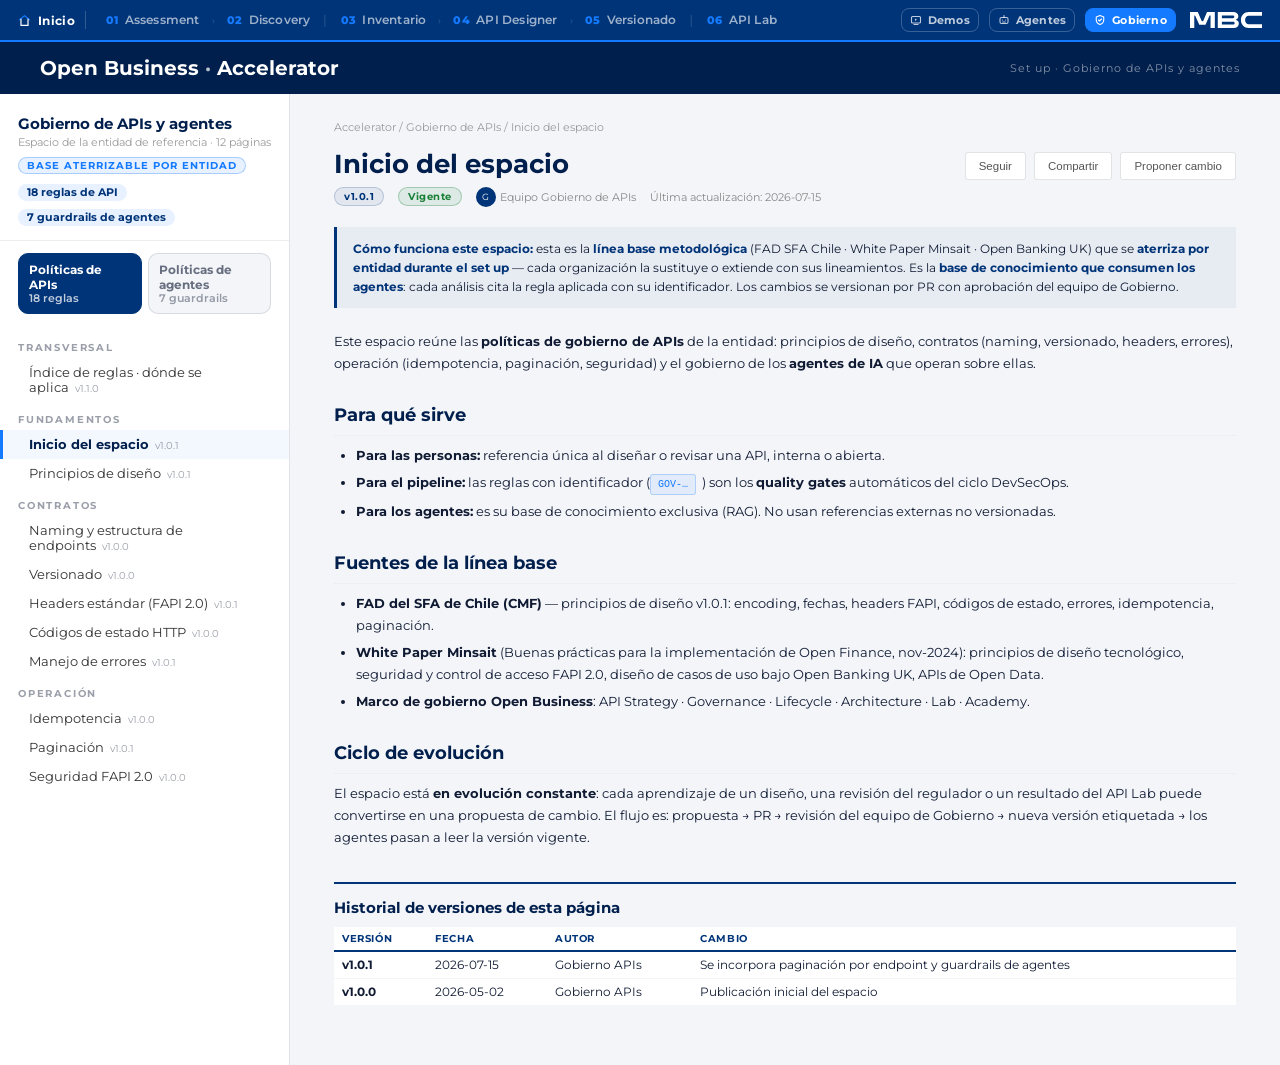
<file: stages/2-api-design/governance-policies.html>
<!DOCTYPE html>
<html lang="es">
<head>
<meta charset="UTF-8">
<meta name="viewport" content="width=device-width, initial-scale=1.0">
<title>Políticas de Gobierno de APIs · Open Business Accelerator</title>
<link rel="icon" type="image/svg+xml" href="../../assets/favicon.svg"><link rel="alternate icon" type="image/png" href="../../assets/favicon.png">
<link rel="preconnect" href="https://fonts.googleapis.com">
<link href="https://fonts.googleapis.com/css2?family=Montserrat:wght@400;500;600;700;800&display=swap" rel="stylesheet">
<link rel="stylesheet" href="../../assets/mbc-tokens.css">
<style>
  :root{ --morado:var(--mbc-navy); --accent:var(--mbc-electric); --gris:var(--bg); --blanco:#FFF; --morado-dk:var(--mbc-navy-deep); --ok:#1a7f37; --warn:#b58900; }
  *,*::before,*::after{box-sizing:border-box;margin:0;padding:0;}
  body{font-family:var(--sans);background:var(--bg);color:var(--text);min-width:1280px;min-height:100vh;}
  a{text-decoration:none;color:var(--accent);}
  header{background:var(--morado-dk);padding:14px 40px;display:flex;align-items:center;justify-content:space-between;}
  .logo{font-family:var(--sans);font-weight:700;font-size:20px;color:#fff;} .logo span { color: rgba(255,255,255,.72); }
  .hdr-right{font-size:11px;color:rgba(255,255,255,.5);letter-spacing:1px;}
  .wrap{display:grid;grid-template-columns:290px 1fr;min-height:calc(100vh - 60px);}
  /* ── Sidebar tipo espacio wiki ── */
  aside{background:#fff;border-right:1px solid var(--line);padding:20px 0 40px;}
  .space{padding:0 18px 14px;border-bottom:1px solid #eee;}
  .space-name{font-family:var(--sans);font-weight:700;font-size:15px;color:var(--morado-dk);}
  .space-meta{font-size:10.5px;color:#999;margin-top:3px;}
  .space-pill{display:inline-block;background:rgba(20,122,255,.1);color:var(--accent);border:1px solid rgba(20,122,255,.3);font-size:9.5px;letter-spacing:1px;text-transform:uppercase;font-weight:bold;padding:2px 8px;border-radius:10px;margin-top:8px;}
  .tree{padding:12px 0;}
  .tree-group{font-size:9.5px;font-weight:bold;letter-spacing:1.8px;text-transform:uppercase;color:var(--text-faint);padding:12px 18px 5px;}
  .tree-item{display:block;padding:7px 18px 7px 26px;font-size:12.5px;color:#333;cursor:pointer;border-left:3px solid transparent;}
  .tree-item:hover{background:var(--bg);color:var(--accent);}
  .tree-item.active{background:rgba(20,122,255,.05);border-left-color:var(--accent);color:var(--morado-dk);font-weight:bold;}
  .tree-item .tv{font-size:9.5px;color:var(--text-faint);margin-left:6px;font-weight:normal;}
  /* ── Contenido ── */
  main{padding:26px 44px 60px;max-width:1000px;}
  .breadcrumb{font-size:11px;color:#999;margin-bottom:14px;}
  .breadcrumb a{color:#999;} .breadcrumb a:hover{color:var(--accent);}
  .page-head{display:flex;align-items:flex-start;justify-content:space-between;gap:20px;margin-bottom:6px;}
  h1{font-family:var(--sans);font-size:26px;font-weight:700;color:var(--morado-dk);line-height:1.25;}
  .page-actions{display:flex;gap:8px;flex:0 0 auto;margin-top:4px;}
  .pa-btn{font-size:11.5px;padding:7px 13px;border:1px solid var(--line);border-radius:3px;background:#fff;color:#555;cursor:pointer;}
  .pa-btn:hover{border-color:var(--accent);color:var(--accent);}
  .page-meta{display:flex;gap:14px;align-items:center;font-size:11px;color:#888;margin-bottom:20px;flex-wrap:wrap;}
  .meta-pill{padding:2px 9px;border-radius:10px;font-size:10px;font-weight:bold;letter-spacing:.5px;}
  .mp-vigente{background:rgba(26,127,55,.1);color:var(--ok);border:1px solid rgba(26,127,55,.3);}
  .mp-revision{background:rgba(181,137,0,.1);color:var(--warn);border:1px solid rgba(181,137,0,.3);}
  .mp-ver{background:rgba(0,52,120,.07);color:var(--morado);border:1px solid rgba(0,52,120,.2);}
  .avatar{display:inline-flex;width:20px;height:20px;border-radius:50%;background:var(--morado);color:#fff;font-size:9px;align-items:center;justify-content:center;margin-right:4px;}
  .banner{background:rgba(0,52,120,.05);border-left:3px solid var(--morado);padding:12px 16px;font-size:12px;line-height:1.6;margin-bottom:22px;}
  .banner b{color:var(--morado);}
  /* contenido tipo wiki */
  .doc{font-size:13px;line-height:1.7;color:var(--text);}
  .doc h2{font-family:var(--sans);font-size:18px;font-weight:700;color:var(--morado-dk);margin:26px 0 8px;padding-bottom:4px;border-bottom:1px solid #eee;}
  .doc h3{font-size:13px;color:var(--morado);margin:18px 0 6px;text-transform:uppercase;letter-spacing:1px;}
  .doc p{margin-bottom:10px;} .doc ul{margin:0 0 12px 22px;} .doc li{margin-bottom:5px;}
  .doc table{width:100%;border-collapse:collapse;font-size:11.5px;margin:10px 0 16px;background:#fff;}
  .doc th{background:var(--morado);color:#fff;text-align:left;padding:7px 10px;font-size:10px;letter-spacing:.8px;text-transform:uppercase;font-weight:normal;}
  .doc td{padding:7px 10px;border-bottom:1px solid var(--bg);vertical-align:top;}
  .doc code{font-family:var(--mono);font-size:11.5px;background:var(--bg);padding:1px 5px;border-radius:3px;color:var(--morado-dk);}
  .doc pre{background:var(--mbc-navy-deep);color:var(--bg);font-family:var(--mono);font-size:11.5px;padding:12px 16px;border-radius:5px;overflow-x:auto;margin:10px 0 16px;line-height:1.55;}
  .rule-id{display:inline-block;font-family:var(--mono);font-size:10px;background:rgba(20,122,255,.08);color:var(--accent);border:1px solid rgba(20,122,255,.25);padding:1px 7px;border-radius:3px;margin-right:6px;}
  .callout{background:rgba(20,122,255,.05);border-left:3px solid var(--accent);padding:10px 14px;font-size:12px;margin:12px 0;}
  /* historial */
  .history{margin-top:34px;border-top:2px solid var(--morado);padding-top:14px;}
  .history h4{font-family:var(--sans);font-weight:700;font-size:15px;color:var(--morado-dk);margin-bottom:10px;}
  .history table{width:100%;border-collapse:collapse;font-size:11.5px;background:#fff;}
  .history th{text-align:left;color:var(--morado);border-bottom:2px solid var(--morado);padding:5px 8px;font-size:10px;text-transform:uppercase;letter-spacing:.6px;}
  .history td{padding:6px 8px;border-bottom:1px solid var(--bg);}
  /* F21 · pestañas APIs / Agentes, regla enlazada e índice */
  .gtabs{display:grid;grid-template-columns:1fr 1fr;gap:6px;padding:12px 18px 4px;}
  .gtab{font-family:var(--sans);font-size:12px;font-weight:700;color:var(--text-dim);background:var(--bg);border:1px solid var(--line);border-radius:var(--radius-sm);padding:8px 10px;cursor:pointer;text-align:left;line-height:1.25;}
  .gtab small{display:block;font-size:10.5px;font-weight:600;color:var(--text-faint);}
  .gtab.on{background:var(--mbc-navy);border-color:var(--mbc-navy);color:#fff;} .gtab.on small{color:rgba(255,255,255,.75);}
  .gcount{display:flex;gap:8px;margin-top:10px;flex-wrap:wrap;}
  .gcount span{font-size:10.5px;font-weight:700;color:var(--mbc-navy);background:var(--mbc-electric-soft);border-radius:20px;padding:2px 9px;}
  .doc h2.flash{animation:flash 2.4s ease;border-radius:6px;}
  @keyframes flash{0%,40%{background:var(--mbc-electric-soft);box-shadow:0 0 0 6px var(--mbc-electric-soft);}100%{background:transparent;box-shadow:none;}}
  .doc h2 .rule-link{margin-left:8px;font-size:11px;font-weight:600;color:var(--text-faint);text-decoration:none;opacity:0;}
  .doc h2:hover .rule-link{opacity:1;}
  .idx-mod{display:inline-block;font-size:10.5px;font-weight:700;color:var(--mbc-navy);background:var(--mbc-electric-soft);border-radius:20px;padding:1px 8px;margin:1px 3px 1px 0;white-space:nowrap;}
  .idx-agt .rule-id{background:rgba(20,122,255,.18);}
  .doc td a{color:var(--mbc-navy);font-weight:700;}
</style>
</head>
<body>

<header>
  <div class="logo">Open Business <span>·</span> Accelerator</div>
  <div class="hdr-right">Set up · Gobierno de APIs y agentes</div>
</header>

<div class="wrap">
  <aside>
    <div class="space">
      <div class="space-name">Gobierno de APIs y agentes</div>
      <div class="space-meta" id="spaceMeta">Espacio de la entidad de referencia</div>
      <span class="space-pill">Base aterrizable por entidad</span>
      <div class="gcount" id="gCount"></div>
    </div>
    <div class="gtabs" role="tablist"><button class="gtab" data-tab="api" role="tab">Políticas de APIs<small id="tcApi"></small></button><button class="gtab" data-tab="agentes" role="tab">Políticas de agentes<small id="tcAgt"></small></button></div>
    <nav class="tree" id="tree"></nav>
  </aside>
  <main>
    <div class="breadcrumb"><a href="../../index.html">Accelerator</a> / <a href="#" onclick="ir('inicio');return false;">Gobierno de APIs</a> / <span id="bcActual"></span></div>
    <div class="page-head">
      <h1 id="pgTitle"></h1>
      <div class="page-actions">
        <button class="pa-btn" title="Simulado en la demo">Seguir</button>
        <button class="pa-btn" title="Simulado en la demo">Compartir</button>
        <button class="pa-btn" title="Los cambios se gestionan por PR del equipo de Gobierno">Proponer cambio</button>
      </div>
    </div>
    <div class="page-meta" id="pgMeta"></div>
    <div class="banner"><b>Cómo funciona este espacio:</b> esta es la <b>línea base metodológica</b> (FAD SFA Chile · White Paper Minsait · Open Banking UK) que se <b>aterriza por entidad durante el set up</b> — cada organización la sustituye o extiende con sus lineamientos. Es la <b>base de conocimiento que consumen los agentes</b>: cada análisis cita la regla aplicada con su identificador. Los cambios se versionan por PR con aprobación del equipo de Gobierno.</div>
    <div class="doc" id="pgBody"></div>
    <div class="history">
      <h4>Historial de versiones de esta página</h4>
      <table><thead><tr><th>Versión</th><th>Fecha</th><th>Autor</th><th>Cambio</th></tr></thead><tbody id="pgHist"></tbody></table>
    </div>
  </main>
</div>

<script src="../../assets/politicas.js" data-current="policies"></script>
<script>
const PAGINAS = {
indice: { grupo:'Transversal', titulo:'Índice de reglas · dónde se aplica', ver:'v1.1.0', estado:'vigente', owner:'Equipo Gobierno de APIs', fecha:'2026-09-25',
 hist:[['v1.1.0','2026-09-25','Gobierno APIs','Índice transversal: cada regla con los módulos de la plataforma donde se aplica']],
 body:'' /* se genera en ir('indice') a partir de las páginas y de assets/politicas.js */ },
inicio: { grupo:'Fundamentos', titulo:'Inicio del espacio', ver:'v1.0.1', estado:'vigente', owner:'Equipo Gobierno de APIs', fecha:'2026-07-15',
 hist:[['v1.0.1','2026-07-15','Gobierno APIs','Se incorpora paginación por endpoint y guardrails de agentes'],['v1.0.0','2026-05-02','Gobierno APIs','Publicación inicial del espacio']],
 body:`
 <p>Este espacio reúne las <b>políticas de gobierno de APIs</b> de la entidad: principios de diseño, contratos (naming, versionado, headers, errores), operación (idempotencia, paginación, seguridad) y el gobierno de los <b>agentes de IA</b> que operan sobre ellas.</p>
 <h2>Para qué sirve</h2>
 <ul>
  <li><b>Para las personas:</b> referencia única al diseñar o revisar una API, interna o abierta.</li>
  <li><b>Para el pipeline:</b> las reglas con identificador (<span class="rule-id">GOV-…</span>) son los <b>quality gates</b> automáticos del ciclo DevSecOps.</li>
  <li><b>Para los agentes:</b> es su base de conocimiento exclusiva (RAG). No usan referencias externas no versionadas.</li>
 </ul>
 <h2>Fuentes de la línea base</h2>
 <ul>
  <li><b>FAD del SFA de Chile (CMF)</b> — principios de diseño v1.0.1: encoding, fechas, headers FAPI, códigos de estado, errores, idempotencia, paginación.</li>
  <li><b>White Paper Minsait</b> (Buenas prácticas para la implementación de Open Finance, nov-2024): principios de diseño tecnológico, seguridad y control de acceso FAPI 2.0, diseño de casos de uso bajo Open Banking UK, APIs de Open Data.</li>
  <li><b>Marco de gobierno Open Business</b>: API Strategy · Governance · Lifecycle · Architecture · Lab · Academy.</li>
 </ul>
 <h2>Ciclo de evolución</h2>
 <p>El espacio está <b>en evolución constante</b>: cada aprendizaje de un diseño, una revisión del regulador o un resultado del API Lab puede convertirse en una propuesta de cambio. El flujo es: propuesta → PR → revisión del equipo de Gobierno → nueva versión etiquetada → los agentes pasan a leer la versión vigente.</p>`},

principios: { grupo:'Fundamentos', titulo:'Principios de diseño', ver:'v1.0.1', estado:'vigente', owner:'Equipo Gobierno de APIs', fecha:'2026-07-15',
 hist:[['v1.0.1','2026-07-15','Gobierno APIs','Normalización NFC explícita'],['v1.0.0','2026-05-02','Gobierno APIs','Publicación inicial']],
 body:`
 <h2><span class="rule-id">GOV-ENC-01</span>Codificación de caracteres — UTF-8 obligatorio</h2>
 <p>UTF-8 en payloads y cabeceras (<code>Content-Type: application/json; charset=utf-8</code>). Garantiza tildes, eñes y alfabetos internacionales. Las cadenas se manejan en <b>normalización NFC</b> para comparaciones coherentes. Solicitudes con otra codificación se rechazan con <code>415 Unsupported Media Type</code>.</p>
 <h2><span class="rule-id">GOV-DAT-01</span>Fechas y horas — ISO 8601 en UTC</h2>
 <p>Formato <code>YYYY-MM-DDTHH:mm:ssZ</code>. Todas las marcas de tiempo se <b>almacenan y transmiten en UTC</b>, sin desplazamiento horario — imprescindible para correlación de eventos, auditoría y conciliación en sistemas distribuidos.</p>
 <h2><span class="rule-id">GOV-ISO-01</span>Diccionarios de datos — ISO 20022</h2>
 <p>Los diccionarios se alinean con ISO 20022 tanto en Read/Write APIs como en Open Data: interoperabilidad real entre ecosistemas y cumplimiento de los requerimientos de la regulación (p. ej. Ley Fintec). Los campos sin equivalente se marcan explícitamente como locales — <b>nunca se inventa una referencia</b>.</p>
 <h2><span class="rule-id">GOV-DOC-01</span>Documentación publicada</h2>
 <p>Toda API expone su definición OAS 3 en el Portal del Desarrollador, con ejemplos de uso y guías de integración. Sin documentación publicada no hay paso a producción.</p>`},

naming: { grupo:'Contratos', titulo:'Naming y estructura de endpoints', ver:'v1.0.0', estado:'vigente', owner:'Equipo Gobierno de APIs', fecha:'2026-05-02',
 hist:[['v1.0.0','2026-05-02','Gobierno APIs','Publicación inicial']],
 body:`
 <h2><span class="rule-id">GOV-NAM-01</span>Recursos</h2>
 <p>Nombres de recursos en <b>plural y minúsculas</b> (<code>accounts</code>, <code>transactions</code>); campos en <b>camelCase</b> con semántica ISO 20022 cuando aplique (<code>debtor</code>, no <code>sender</code>).</p>
 <h2><span class="rule-id">GOV-NAM-02</span>Rutas y sub-recursos</h2>
 <p>La versión precede al recurso; los datos dependientes se anidan:</p>
 <pre>GET /v1/accounts
GET /v1/accounts/{accountId}
GET /v1/accounts/{accountId}/transactions/{transactionId}</pre>
 <h2><span class="rule-id">GOV-NAM-03</span>Verbos y parámetros</h2>
 <p>Verbos HTTP estándar (<code>GET</code>, <code>POST</code>, <code>PATCH</code>, <code>DELETE</code>) y parámetros de consulta claros (<code>?fromDate=…&amp;toDate=…</code>). Nada de verbos en las rutas.</p>`},

versionado: { grupo:'Contratos', titulo:'Versionado', ver:'v1.0.0', estado:'vigente', owner:'Equipo Gobierno de APIs', fecha:'2026-05-02',
 hist:[['v1.0.0','2026-05-02','Gobierno APIs','Publicación inicial']],
 body:`
 <h2><span class="rule-id">GOV-VER-01</span>Versionado semántico</h2>
 <p><code>v{major}.{minor}.{patch}</code>. Las rutas llevan solo la major: <code>/v{major}/recurso/</code>.</p>
 <ul>
  <li>Cambio <b>major</b> (incompatible) → nueva ruta (<code>/v2/accounts</code>) y convivencia temporal con la anterior.</li>
  <li>Cambio <b>minor/patch</b> → misma ruta + changelog firmado.</li>
 </ul>
 <h2><span class="rule-id">GOV-VER-02</span>Política de deprecación</h2>
 <p>Toda versión publicada declara su ventana de soporte y su fecha de retirada; los consumidores se notifican por el canal del portal con antelación acordada por el equipo de Gobierno.</p>`},

headers: { grupo:'Contratos', titulo:'Headers estándar (FAPI 2.0)', ver:'v1.0.1', estado:'vigente', owner:'Equipo Gobierno de APIs', fecha:'2026-07-15',
 hist:[['v1.0.1','2026-07-15','Gobierno APIs','Ejemplos de request/response'],['v1.0.0','2026-05-02','Gobierno APIs','Publicación inicial']],
 body:`
 <p>Conformes a <b>FAPI 2.0</b>, con mTLS y OAuth 2.1/OpenID Connect. <span class="rule-id">GOV-HDR-01</span></p>
 <h2>Request</h2>
 <table><thead><tr><th>Header</th><th>Obligatoriedad</th><th>Descripción</th></tr></thead><tbody>
 <tr><td><code>Authorization</code></td><td>Obligatorio</td><td>Bearer token del proceso de autenticación.</td></tr>
 <tr><td><code>Accept</code></td><td>Obligatorio</td><td><code>application/json</code>.</td></tr>
 <tr><td><code>Content-Type</code></td><td>Si hay cuerpo</td><td><code>application/json; charset=UTF-8</code>.</td></tr>
 <tr><td><code>x-fapi-interaction-id</code></td><td>Obligatorio</td><td>UUID de trazabilidad; se devuelve en la respuesta.</td></tr>
 <tr><td><code>x-idempotency-key</code></td><td>Condicional</td><td>Clave única en POST no idempotentes (ver Idempotencia).</td></tr>
 <tr><td><code>x-jws-signature</code></td><td>Obligatorio</td><td>Firma JWS de cuerpo/headers: integridad y no repudio.</td></tr>
 </tbody></table>
 <h2>Response</h2>
 <table><thead><tr><th>Header</th><th>Obligatoriedad</th><th>Descripción</th></tr></thead><tbody>
 <tr><td><code>Content-Type</code></td><td>Obligatorio</td><td><code>application/json; charset=UTF-8</code>.</td></tr>
 <tr><td><code>x-fapi-interaction-id</code></td><td>Obligatorio</td><td>Mismo UUID recibido — correlación request/response.</td></tr>
 <tr><td><code>x-jws-signature</code></td><td>Obligatorio</td><td>Firma JWS de la respuesta.</td></tr>
 </tbody></table>
 <pre>GET /v1/accounts/ACC-001/transactions?page=1&pageSize=25 HTTP/1.1
Authorization: Bearer eyJhbGciOi...
x-fapi-interaction-id: 222e9999-e88b-12d3-a456-426655442222
Accept: application/json
x-jws-signature: eyJhbGciOiJFUzI1NiIs...</pre>
 <div class="callout">En operaciones sobre datos con consentimiento se propaga además el identificador de consentimiento (<code>x-consent-id</code>) para trazabilidad regulatoria. <span class="rule-id">GOV-HDR-02</span></div>`},

estados: { grupo:'Contratos', titulo:'Códigos de estado HTTP', ver:'v1.0.0', estado:'vigente', owner:'Equipo Gobierno de APIs', fecha:'2026-05-02',
 hist:[['v1.0.0','2026-05-02','Gobierno APIs','Publicación inicial']],
 body:`
 <p><span class="rule-id">GOV-STA-01</span> Uso homogéneo en todas las APIs de la entidad:</p>
 <table><thead><tr><th>Código</th><th>Nombre</th><th>Situación de uso</th></tr></thead><tbody>
 <tr><td><b>200</b></td><td>OK</td><td>Consulta completada; se devuelve el recurso.</td></tr>
 <tr><td><b>201</b></td><td>Created</td><td>Creación de recursos (pagos, cuentas…).</td></tr>
 <tr><td><b>204</b></td><td>No Content</td><td>Acción exitosa sin cuerpo (p. ej. borrado).</td></tr>
 <tr><td><b>304</b></td><td>Not Modified</td><td>Optimización de caché (ETag / If-Modified-Since).</td></tr>
 <tr><td><b>400</b></td><td>Bad Request</td><td>Solicitud malformada; atributos obligatorios omitidos.</td></tr>
 <tr><td><b>401</b></td><td>Unauthorized</td><td>Autenticación ausente o token inválido.</td></tr>
 <tr><td><b>403</b></td><td>Forbidden</td><td>Scope incorrecto o política de seguridad violada.</td></tr>
 <tr><td><b>404</b></td><td>Not Found</td><td>Recurso o ID inexistente.</td></tr>
 <tr><td><b>405</b></td><td>Method Not Allowed</td><td>Método HTTP no soportado por el recurso.</td></tr>
 <tr><td><b>409</b></td><td>Conflict</td><td>Conflicto de estado (p. ej. recurso ya existe).</td></tr>
 <tr><td><b>415</b></td><td>Unsupported Media Type</td><td>Formato distinto de JSON o codificación no UTF-8.</td></tr>
 <tr><td><b>422</b></td><td>Unprocessable Entity</td><td>Error de validación de negocio.</td></tr>
 <tr><td><b>429</b></td><td>Too Many Requests</td><td>Rate limiting excedido — aplicar backoff.</td></tr>
 <tr><td><b>500</b></td><td>Internal Server Error</td><td>Error inesperado del servidor.</td></tr>
 <tr><td><b>503</b></td><td>Service Unavailable</td><td>Mantenimiento o sobrecarga.</td></tr>
 </tbody></table>`},

errores: { grupo:'Contratos', titulo:'Manejo de errores', ver:'v1.0.1', estado:'vigente', owner:'Equipo Gobierno de APIs', fecha:'2026-07-15',
 hist:[['v1.0.1','2026-07-15','Gobierno APIs','Subcódigos estandarizados'],['v1.0.0','2026-05-02','Gobierno APIs','Publicación inicial']],
 body:`
 <h2><span class="rule-id">GOV-ERR-01</span>Cuerpo de error unificado</h2>
 <p>El mismo formato en <b>todos</b> los endpoints y versiones, con <code>x-fapi-interaction-id</code> para correlación:</p>
 <table><thead><tr><th>Campo</th><th>Tipo</th><th>Oblig.</th><th>Descripción</th></tr></thead><tbody>
 <tr><td><code>title</code></td><td>string</td><td>Sí</td><td>Nombre breve de la categoría, legible por humanos.</td></tr>
 <tr><td><code>status</code></td><td>number</td><td>Sí</td><td>Código HTTP — coincide con la cabecera.</td></tr>
 <tr><td><code>detail</code></td><td>string</td><td>Sí</td><td>Causa del error con indicación de corrección.</td></tr>
 <tr><td><code>code</code></td><td>string</td><td>Recomendado</td><td>Código interno trazable (p. ej. <code>ENT_ERR_001</code>).</td></tr>
 <tr><td><code>type</code></td><td>string (URL)</td><td>Opcional</td><td>URI a la documentación del error (autosoporte).</td></tr>
 <tr><td><code>errors[]</code></td><td>array</td><td>Opcional</td><td>Detalle por campo: <code>{field, message}</code>.</td></tr>
 </tbody></table>
 <h2><span class="rule-id">GOV-ERR-02</span>Buenas prácticas</h2>
 <ul>
  <li>Contexto suficiente para diagnosticar, <b>sin exponer información interna</b> (trazas, logs sensibles).</li>
  <li>Tabla interna de subcódigos documentada — soporte e incidencias más rápidos.</li>
  <li>En <code>409</code>/<code>429</code>, los clientes usan <code>Idempotency-Key</code> y reintentos con backoff.</li>
 </ul>`},

idempotencia: { grupo:'Operación', titulo:'Idempotencia', ver:'v1.0.0', estado:'vigente', owner:'Equipo Gobierno de APIs', fecha:'2026-05-02',
 hist:[['v1.0.0','2026-05-02','Gobierno APIs','Publicación inicial']],
 body:`
 <h2><span class="rule-id">GOV-IDM-01</span>Cabecera x-idempotency-key</h2>
 <p>Obligatoria en operaciones <code>POST</code> con efectos económicos. El cliente genera un UUID único por operación; el servidor persiste clave + resultado y responde lo mismo ante reintentos.</p>
 <ul>
  <li><b>TTL:</b> mínimo 24 h; hasta 48 h en operaciones transaccionales críticas o de multifirma.</li>
  <li><b>Errores permanentes:</b> se almacenan con la clave para devolver la misma respuesta en reintentos.</li>
  <li><b>Formato:</b> UUID o hash (≤100 caracteres), validado — sin caracteres peligrosos.</li>
  <li><b>Conflictos:</b> si el estado del recurso impide completar (fondos insuficientes), <code>409 Conflict</code> — también persistido contra la clave.</li>
 </ul>`},

paginacion: { grupo:'Operación', titulo:'Paginación', ver:'v1.0.1', estado:'en revisión', owner:'Equipo Gobierno de APIs', fecha:'2026-07-15',
 hist:[['v1.0.1','2026-07-15','Gobierno APIs','Límites por endpoint'],['v1.0.0','2026-05-02','Gobierno APIs','Publicación inicial']],
 body:`
 <h2><span class="rule-id">GOV-PAG-01</span>Mecanismo y límites</h2>
 <p>Paginación por <b>offset</b> (<code>page</code> + <code>pageSize</code>) en los endpoints cuyo volumen lo requiera. Límites de referencia:</p>
 <table><thead><tr><th>Tipo de endpoint</th><th>PageSize por defecto</th><th>PageSize máximo</th></tr></thead><tbody>
 <tr><td>Listas de recursos (cuentas, tarjetas, operaciones, pólizas, instrumentos)</td><td>25</td><td>100</td></tr>
 <tr><td>Movimientos / transacciones</td><td>100</td><td>1000</td></tr>
 <tr><td>Consultas puntuales (detalle, saldos, límites)</td><td colspan="2">No aplica</td></tr>
 </tbody></table>
 <div class="callout">Página <b>en revisión</b>: el equipo evalúa paginación por cursor para colecciones de alto volumen en APIs abiertas — ejemplo del ciclo de evolución del espacio.</div>`},

seguridad: { grupo:'Operación', titulo:'Seguridad FAPI 2.0', ver:'v1.0.0', estado:'vigente', owner:'Equipo Gobierno de APIs', fecha:'2026-05-02',
 hist:[['v1.0.0','2026-05-02','Gobierno APIs','Publicación inicial']],
 body:`
 <h2><span class="rule-id">GOV-SEC-01</span>Capas de seguridad</h2>
 <ul>
  <li><b>Transporte:</b> mTLS entre participantes; certificados del directorio del ecosistema.</li>
  <li><b>Autenticación y autorización:</b> OAuth 2.1 / OpenID Connect con <b>scopes por recurso y operación</b>; perfil FAPI 2.0 en APIs abiertas.</li>
  <li><b>Integridad y no repudio:</b> firma JWS de solicitudes y respuestas.</li>
  <li><b>Cifrado de mensajes y manejo avanzado de tokens</b> conforme al marco del White Paper (cap. Seguridad y control de acceso).</li>
 </ul>
 <h2><span class="rule-id">GOV-SEC-02</span>Pruebas y monitoreo</h2>
 <p>Pruebas de seguridad y de conformidad FAPI como quality gate previo a certificación; monitoreo robusto en operación para resiliencia y recuperación ante fallos o ataques.</p>`},

agentes: { grupo:'Agentes IA', titulo:'Guardrails de los agentes IA', ver:'v1.0.1', estado:'vigente', owner:'Equipo Gobierno de APIs + Riesgo Tecnológico', fecha:'2026-07-15',
 hist:[['v1.0.1','2026-07-15','Gobierno APIs','Auditoría por versión de políticas'],['v1.0.0','2026-06-10','Gobierno APIs','Publicación inicial de guardrails']],
 body:`
 <p>Los agentes de IA de la plataforma (diseño, enriquecimiento, GAPs, refinamiento, roadmap) operan <b>bajo las mismas reglas de gobierno que cualquier sistema de la entidad</b>. Estos guardrails son vinculantes:</p>
 <h2><span class="rule-id">AGT-SRC-01</span>Fuentes de conocimiento</h2>
 <p>Los agentes leen <b>exclusivamente</b> de este espacio y del inventario/set up de la entidad (RAG sobre la versión vigente etiquetada). No usan referencias externas no versionadas ni "conocimiento de internet" para decisiones de gobierno.</p>
 <h2><span class="rule-id">AGT-CIT-01</span>Citación obligatoria</h2>
 <p>Toda observación o corrección propuesta cita la regla aplicada por su identificador (<span class="rule-id">GOV-…</span>). Sin regla citable, la salida se marca como <i>sugerencia sin respaldo normativo</i>.</p>
 <h2><span class="rule-id">AGT-INV-01</span>Prohibido inventar</h2>
 <p>Nunca se inventan referencias ISO 20022 ni políticas. Si no hay equivalente con confianza suficiente, el campo se marca como local y <b>se pregunta al usuario</b> (umbral de confianza configurable; por debajo, decisión humana en línea).</p>
 <h2><span class="rule-id">AGT-HIL-01</span>Human-in-the-loop</h2>
 <p>Toda salida de agente es una <b>propuesta</b>. Un agente no aprueba diseños, no modifica políticas y <b>no publica en el portal del desarrollador</b>: la publicación pasa por los quality gates humanos y el pipeline DevSecOps de la entidad.</p>
 <h2><span class="rule-id">AGT-AUD-01</span>Auditoría</h2>
 <p>Cada análisis registra: agente, versión de las políticas usada, entradas, salidas y decisiones humanas asociadas. El registro es trazable por <code>x-fapi-interaction-id</code> del ciclo de diseño.</p>
 <h2><span class="rule-id">AGT-DAT-01</span>Datos</h2>
 <p>Fuera del tenant de la entidad, solo datos demo o anonimizados. Los datos reales de clientes se procesan únicamente en la infraestructura aprobada por la entidad.</p>
 <h2><span class="rule-id">AGT-GOV-01</span>Gobierno del cambio</h2>
 <p>Los cambios de estos guardrails siguen el mismo flujo que el resto del espacio: propuesta → PR → aprobación del equipo de Gobierno (+ Riesgo Tecnológico) → versión etiquetada.</p>
 <div class="callout">Cada agente de la práctica declara qué guardrails cumple en su ficha del <a href="../agentes/index.html"><b>Repositorio de agentes</b></a>, junto a su contrato, versión y owner.</div>`},
};

const $=id=>document.getElementById(id);
let ACTUAL='inicio';

// ── F21 · pestañas, reglas enlazables e índice ──
const TAB_DE = (p) => p.grupo === 'Agentes IA' ? 'agentes' : (p.grupo === 'Transversal' ? '*' : 'api');
let TAB = 'api';
const REGLA_PAGINA = {};   // GOV-XXX-NN → id de página
Object.entries(PAGINAS).forEach(([id, p]) => {
  (p.body.match(/rule-id">([A-Z]+-[A-Z]+-\d+)</g) || []).forEach((m) => { const r = m.slice(9, -1); if (!REGLA_PAGINA[r]) REGLA_PAGINA[r] = id; });
});
const nApi = Object.keys(REGLA_PAGINA).filter((r) => r.startsWith('GOV-')).length;
const nAgt = Object.keys(REGLA_PAGINA).filter((r) => r.startsWith('AGT-')).length;
$('tcApi').textContent = `${nApi} reglas`;
$('tcAgt').textContent = `${nAgt} guardrails`;
$('spaceMeta').textContent = `Espacio de la entidad de referencia · ${Object.keys(PAGINAS).length} páginas`;
$('gCount').innerHTML = `<span>${nApi} reglas de API</span><span>${nAgt} guardrails de agentes</span>`;
document.querySelectorAll('.gtab').forEach((b) => b.onclick = () => { TAB = b.dataset.tab; ir(TAB === 'agentes' ? 'agentes' : 'inicio'); });

function renderTree(){
  document.querySelectorAll('.gtab').forEach((b) => b.classList.toggle('on', b.dataset.tab === TAB));
  const grupos={};
  Object.entries(PAGINAS).forEach(([id,p])=>{ const t = TAB_DE(p); if (t !== '*' && t !== TAB) return; (grupos[p.grupo]=grupos[p.grupo]||[]).push([id,p]); });
  $('tree').innerHTML=Object.entries(grupos).map(([g,items])=>
    `<div class="tree-group">${g}</div>`+items.map(([id,p])=>
      `<a class="tree-item${id===ACTUAL?' active':''}" onclick="ir('${id}')">${p.titulo}<span class="tv">${p.ver}</span></a>`).join('')
  ).join('');
}

function cuerpoIndice(){
  const fila = (r) => {
    const pg = REGLA_PAGINA[r], meta = (window.OBA_POLICIES || {})[r] || {};
    const mods = (window.OBA_policyModules ? window.OBA_policyModules(r) : []).map((m) => `<span class="idx-mod">${m.nombre}</span>`).join('') || '<span style="color:var(--text-faint)">Revisión de diseño</span>';
    return `<tr class="${r.startsWith('AGT') ? 'idx-agt' : ''}"><td><span class="rule-id">${r}</span></td><td><a href="#${r}">${meta.t || ''}</a></td><td>${PAGINAS[pg].titulo}</td><td>${mods}</td></tr>`;
  };
  const orden = Object.keys(REGLA_PAGINA);
  return `<p>Todas las reglas del espacio en una tabla: su identificador, la página donde se define y <b>los módulos de la plataforma donde se aplican</b>. Cada módulo muestra además, bajo la barra de navegación, la franja <i>Gobierno aplicado</i> con sus reglas enlazadas a esta página.</p>
    <h2>Políticas de APIs <span style="font-weight:600;color:var(--text-faint);font-size:13px">${nApi}</span></h2>
    <table><thead><tr><th>Regla</th><th>Qué exige</th><th>Página</th><th>Dónde se aplica</th></tr></thead><tbody>${orden.filter((r) => r.startsWith('GOV')).map(fila).join('')}</tbody></table>
    <h2>Guardrails de agentes <span style="font-weight:600;color:var(--text-faint);font-size:13px">${nAgt}</span></h2>
    <table><thead><tr><th>Regla</th><th>Qué exige</th><th>Página</th><th>Dónde se aplica</th></tr></thead><tbody>${orden.filter((r) => r.startsWith('AGT')).map(fila).join('')}</tbody></table>
    <div class="callout">Los agentes, uno a uno y con los guardrails que cumple cada uno, están en el <a href="../agentes/index.html"><b>Repositorio de agentes</b></a>.</div>`;
}

function ir(id, regla){
  ACTUAL=id; const p=PAGINAS[id];
  if (TAB_DE(p) !== '*') TAB = TAB_DE(p);
  $('bcActual').textContent=p.titulo;
  $('pgTitle').textContent=p.titulo;
  $('pgMeta').innerHTML=`
    <span class="meta-pill mp-ver">${p.ver}</span>
    <span class="meta-pill ${p.estado==='vigente'?'mp-vigente':'mp-revision'}">${p.estado==='vigente'?'Vigente':'En revisión'}</span>
    <span><span class="avatar">G</span>${p.owner}</span>
    <span>Última actualización: ${p.fecha}</span>`;
  $('pgBody').innerHTML = id === 'indice' ? cuerpoIndice() : p.body;
  // Cada regla es enlazable: <h2 id="GOV-XXX-NN"> con enlace copiable
  $('pgBody').querySelectorAll('h2').forEach((h) => {
    const r = h.querySelector('.rule-id'); if (!r) return;
    h.id = r.textContent.trim();
    h.insertAdjacentHTML('beforeend', `<a class="rule-link" href="#${h.id}" title="Enlace a esta regla">#</a>`);
  });
  $('pgHist').innerHTML=p.hist.map(h=>`<tr><td><b>${h[0]}</b></td><td>${h[1]}</td><td>${h[2]}</td><td>${h[3]}</td></tr>`).join('');
  renderTree();
  const h = regla && document.getElementById(regla);
  if (h) { h.scrollIntoView({ block: 'center' }); h.classList.add('flash'); }
  else window.scrollTo({top:0});
}

// #pagina abre la página; #GOV-XXX-NN / #AGT-XXX-NN abre la página de la regla y la resalta
function irHash(){
  const h = decodeURIComponent(location.hash.slice(1));
  if (PAGINAS[h]) return ir(h);
  if (REGLA_PAGINA[h]) return ir(REGLA_PAGINA[h], h);
  ir('inicio');
}
window.addEventListener('hashchange', irHash);
irHash();
</script>
<script src="../../assets/nav.js" data-current="policies"></script>
</body>
</html>
</file>
<file: assets/mbc-tokens.css>
/* assets/mbc-tokens.css — Identidad MBC · Open Business Accelerator (D12)
   ─────────────────────────────────────────────────────────────────────────
   Se carga ANTES que cualquier otra hoja de estilo de cada página:
     <link rel="stylesheet" href="<ruta-relativa>/assets/mbc-tokens.css">
   Regla: ningún color en hex fuera de este :root; el resto del hub va por var(--…).
   Fuente: Libro de estilo transitorio MBC V2.2 + línea visual de demos/.
   ───────────────────────────────────────────────────────────────────────── */
:root{
  /* Marca (manual V2.2) */
  --mbc-navy:#003478;          /* color principal: cabeceras, títulos, botón primario */
  --mbc-navy-deep:#001F4D;     /* degradado de cabecera, hover del primario */
  --mbc-electric:#147AFF;      /* acento: estados activos, iconos, foco, destacados */
  --mbc-electric-soft:#E7F1FF; /* fondo de elementos activos y chips */
  --mbc-ceramic:#E3E2DA;       /* gris cerámica: bandas y superficies secundarias (no lienzo) */
  --mbc-white:#FFFFFF;
  --mbc-black:#000000;

  /* Neutros de interfaz (línea de las demos) */
  --bg:#F3F5F9;                /* lienzo de página */
  --panel:#FFFFFF;             /* tarjetas */
  --text:#101B33;              /* texto principal */
  --text-dim:rgba(16,27,51,.62);
  --text-faint:rgba(16,27,51,.42);
  --line:rgba(16,27,51,.12);   /* bordes finos */

  /* Estados (solo estado, no marca) */
  --ok:#0F9D58;   --ok-soft:#E6F6EC;
  --bad:#D93025;  --bad-soft:#FCE8E6;
  --warn:#E8A400; --warn-soft:#FFF4D6; --warn-text:#9A6B00;

  /* Secundaria del manual: gráficos y categorías de datos */
  --data-1:#147AFF; --data-2:#44B757; --data-3:#8661F5; --data-4:#E56813; --data-5:#00B0BD;

  /* Panel técnico oscuro (bloques de código) */
  --code-bg:#0B1B3A; --code-key:#7CB8FF; --code-str:#DDE8F7; --code-cm:#7F92B3; --code-hl:#FFD166;

  /* Tipografía y forma */
  --sans:'Montserrat','Segoe UI',Arial,Helvetica,sans-serif;
  --mono:Consolas,'SFMono-Regular',Menlo,monospace;
  --radius-lg:20px; --radius:14px; --radius-sm:10px; --pill:20px;
  --shadow:0 2px 6px rgba(0,52,120,.14);
  --maxw:1240px;
}

/* Logo MBC: SVG inline con fill="currentColor"; blanco sobre azul, azul sobre claro */
.mbc-logo{height:26px;width:auto;display:inline-block;vertical-align:middle;color:var(--mbc-white);}
.mbc-logo.on-light{color:var(--mbc-navy);height:16px;}

/* Destacado dentro de un título (manual §"Destacar"): eléctrico sobre claro, blanco sobre oscuro */
.hl{color:var(--mbc-electric);}
.on-dark .hl{color:var(--mbc-white);}

/* ── Convención agente / determinista (D15) ──
   Se usa en cada paso de cada módulo para señalar quién produce el resultado:
     <span class="chip-agente">Agente · marketDiscovery</span>
     <span class="chip-metodo">Método MBC</span>
     <span class="chip-hibrido">Híbrido</span>
   Icono SVG inline opcional dentro del chip (14 px, hereda color). */
.chip-agente,.chip-metodo,.chip-hibrido{
  display:inline-flex;align-items:center;gap:5px;
  font-family:var(--sans);font-size:10.5px;font-weight:700;letter-spacing:.04em;
  border-radius:var(--pill);padding:3px 9px;line-height:1.4;white-space:nowrap;vertical-align:middle;
}
.chip-agente{background:var(--mbc-electric-soft);color:var(--mbc-navy);border:1px solid rgba(20,122,255,.35);}
.chip-metodo{background:var(--mbc-ceramic);color:var(--text);border:1px solid rgba(16,27,51,.15);}
.chip-hibrido{background:var(--panel);color:var(--mbc-navy);border:1px dashed var(--mbc-electric);}
.chip-agente svg,.chip-metodo svg,.chip-hibrido svg{width:12px;height:12px;flex:0 0 auto;}
.chip-agente::before{content:"";width:6px;height:6px;border-radius:50%;background:var(--mbc-electric);}
.chip-metodo::before{content:"";width:6px;height:6px;border-radius:2px;background:var(--text-dim);}
.chip-hibrido::before{content:"";width:6px;height:6px;border-radius:50%;border:1.5px solid var(--mbc-electric);box-sizing:border-box;}

/* Foco accesible común */
a:focus-visible,button:focus-visible,[tabindex]:focus-visible{outline:3px solid var(--mbc-electric);outline-offset:2px;}
</file>
